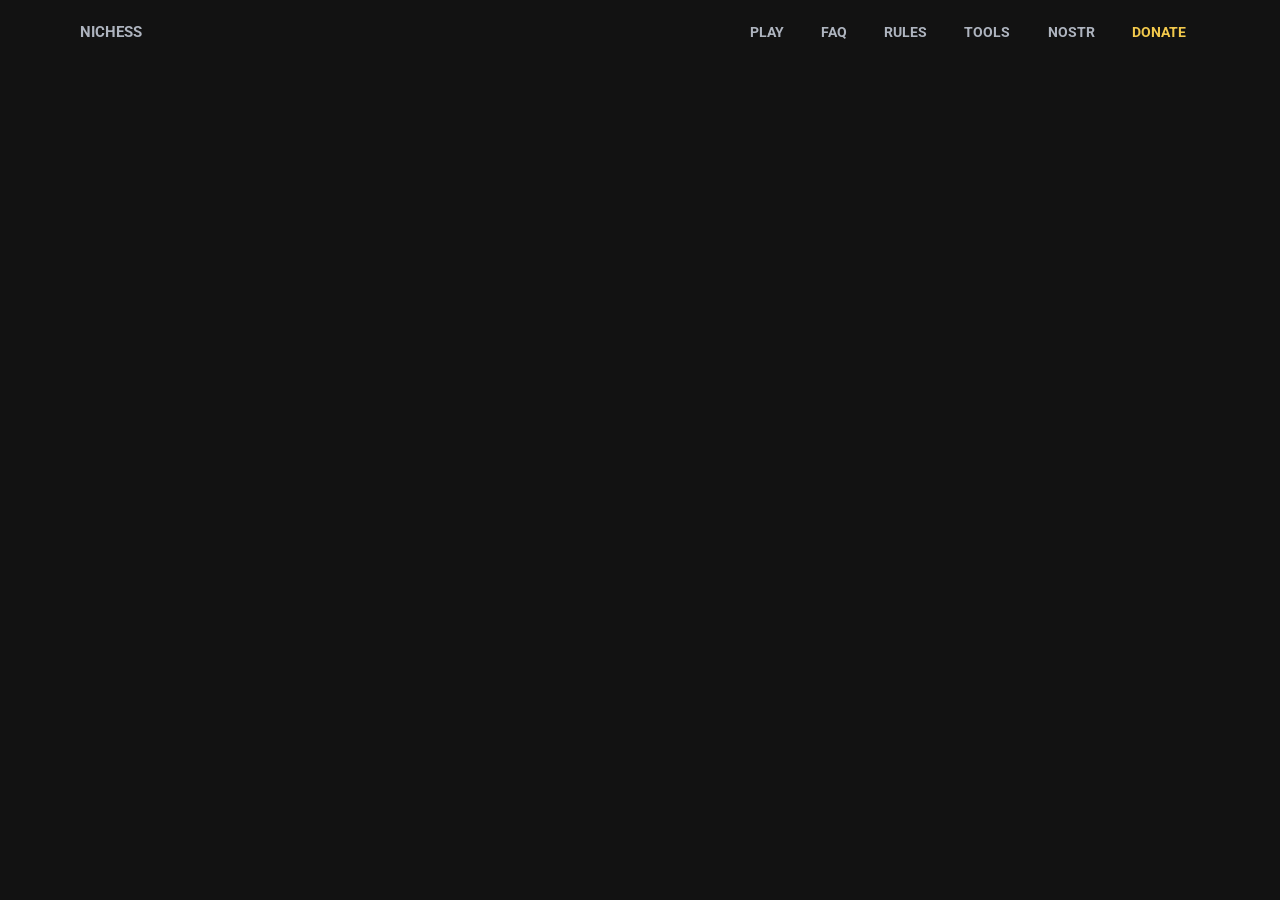
<file: index.html>
<!DOCTYPE html><html lang="en"><head>
    <link rel="preconnect" href="https://fonts.gstatic.com/" crossorigin="anonymous">
    <link rel="stylesheet" as="style" onload="this.rel='stylesheet'" href="https://fonts.googleapis.com/css2?family=Roboto:wght@400;500;700&amp;family=Roboto Mono:wght@400;700&amp;display=swap">

    <meta charset="UTF-8">
    <link rel="icon" href="/favicon.ico">
    <meta name="viewport" content="width=device-width, initial-scale=1.0">
    <meta name="theme-color" content="#1a1a2e">
    <meta name="description" content="Play Nichess, a free and open source game like chess where pieces have special abilities and health points.">
    <meta property="og:title" content="Nichess">
    <meta property="og:description" content="Play Nichess, a free and open source game like chess where pieces have special abilities and health points.">
    <meta property="og:type" content="website">
    <meta property="og:url" content="https://www.nichess.org/">
    <meta property="og:image" content="https://www.nichess.org/pwa-512x512.png">
    <link rel="apple-touch-icon" href="/apple-touch-icon-180x180.png" sizes="180x180">
    <title>Nichess</title>
    <script type="module" crossorigin="" src="/assets/index-DMmiQFEL.js"></script>
    <link rel="stylesheet" crossorigin="" href="/assets/index-BHLRnv3j.css">
  <link rel="manifest" href="/manifest.webmanifest"><style id="vuetify-theme-stylesheet">:root {
      color-scheme: dark;
    }
    :root {
      --v-theme-background: 18,18,18;
      --v-theme-background-overlay-multiplier: 1;
      --v-theme-surface: 33,33,33;
      --v-theme-surface-overlay-multiplier: 1;
      --v-theme-surface-bright: 241,243,246;
      --v-theme-surface-bright-overlay-multiplier: 2;
      --v-theme-surface-light: 66,66,66;
      --v-theme-surface-light-overlay-multiplier: 1;
      --v-theme-surface-variant: 200,200,200;
      --v-theme-surface-variant-overlay-multiplier: 2;
      --v-theme-on-surface-variant: 0,0,0;
      --v-theme-primary: 139,181,255;
      --v-theme-primary-overlay-multiplier: 2;
      --v-theme-primary-darken-1: 39,124,193;
      --v-theme-primary-darken-1-overlay-multiplier: 2;
      --v-theme-secondary: 84,182,178;
      --v-theme-secondary-overlay-multiplier: 2;
      --v-theme-secondary-darken-1: 72,169,166;
      --v-theme-secondary-darken-1-overlay-multiplier: 2;
      --v-theme-error: 239,83,80;
      --v-theme-error-overlay-multiplier: 2;
      --v-theme-info: 139,181,255;
      --v-theme-info-overlay-multiplier: 2;
      --v-theme-success: 102,187,106;
      --v-theme-success-overlay-multiplier: 2;
      --v-theme-warning: 255,183,77;
      --v-theme-warning-overlay-multiplier: 2;
      --v-theme-on-background: 255,255,255;
      --v-theme-on-surface: 255,255,255;
      --v-theme-on-surface-bright: 0,0,0;
      --v-theme-on-surface-light: 255,255,255;
      --v-theme-on-primary: 0,0,0;
      --v-theme-on-primary-darken-1: 255,255,255;
      --v-theme-on-secondary: 255,255,255;
      --v-theme-on-secondary-darken-1: 255,255,255;
      --v-theme-on-error: 255,255,255;
      --v-theme-on-info: 0,0,0;
      --v-theme-on-success: 255,255,255;
      --v-theme-on-warning: 0,0,0;
      --v-border-color: 255, 255, 255;
      --v-border-opacity: 0.12;
      --v-high-emphasis-opacity: 1;
      --v-medium-emphasis-opacity: 0.7;
      --v-disabled-opacity: 0.5;
      --v-idle-opacity: 0.1;
      --v-hover-opacity: 0.04;
      --v-focus-opacity: 0.12;
      --v-selected-opacity: 0.08;
      --v-activated-opacity: 0.12;
      --v-pressed-opacity: 0.16;
      --v-dragged-opacity: 0.08;
      --v-theme-kbd: 66, 66, 66;
      --v-theme-on-kbd: 255, 255, 255;
      --v-theme-code: 52, 52, 52;
      --v-theme-on-code: 204, 204, 204;
    }
    .v-theme--light {
      color-scheme: normal;
      --v-theme-background: 255,255,255;
      --v-theme-background-overlay-multiplier: 1;
      --v-theme-surface: 255,255,255;
      --v-theme-surface-overlay-multiplier: 1;
      --v-theme-surface-bright: 255,255,255;
      --v-theme-surface-bright-overlay-multiplier: 1;
      --v-theme-surface-light: 238,238,238;
      --v-theme-surface-light-overlay-multiplier: 1;
      --v-theme-surface-variant: 66,66,66;
      --v-theme-surface-variant-overlay-multiplier: 2;
      --v-theme-on-surface-variant: 238,238,238;
      --v-theme-primary: 24,103,192;
      --v-theme-primary-overlay-multiplier: 2;
      --v-theme-primary-darken-1: 31,85,146;
      --v-theme-primary-darken-1-overlay-multiplier: 2;
      --v-theme-secondary: 72,169,166;
      --v-theme-secondary-overlay-multiplier: 1;
      --v-theme-secondary-darken-1: 1,135,134;
      --v-theme-secondary-darken-1-overlay-multiplier: 1;
      --v-theme-error: 176,0,32;
      --v-theme-error-overlay-multiplier: 2;
      --v-theme-info: 33,150,243;
      --v-theme-info-overlay-multiplier: 1;
      --v-theme-success: 76,175,80;
      --v-theme-success-overlay-multiplier: 1;
      --v-theme-warning: 251,140,0;
      --v-theme-warning-overlay-multiplier: 1;
      --v-theme-on-background: 0,0,0;
      --v-theme-on-surface: 0,0,0;
      --v-theme-on-surface-bright: 0,0,0;
      --v-theme-on-surface-light: 0,0,0;
      --v-theme-on-primary: 255,255,255;
      --v-theme-on-primary-darken-1: 255,255,255;
      --v-theme-on-secondary: 255,255,255;
      --v-theme-on-secondary-darken-1: 255,255,255;
      --v-theme-on-error: 255,255,255;
      --v-theme-on-info: 255,255,255;
      --v-theme-on-success: 255,255,255;
      --v-theme-on-warning: 255,255,255;
      --v-border-color: 0, 0, 0;
      --v-border-opacity: 0.12;
      --v-high-emphasis-opacity: 0.87;
      --v-medium-emphasis-opacity: 0.6;
      --v-disabled-opacity: 0.38;
      --v-idle-opacity: 0.04;
      --v-hover-opacity: 0.04;
      --v-focus-opacity: 0.12;
      --v-selected-opacity: 0.08;
      --v-activated-opacity: 0.12;
      --v-pressed-opacity: 0.12;
      --v-dragged-opacity: 0.08;
      --v-theme-kbd: 238, 238, 238;
      --v-theme-on-kbd: 0, 0, 0;
      --v-theme-code: 245, 245, 245;
      --v-theme-on-code: 0, 0, 0;
    }
    .v-theme--dark {
      color-scheme: dark;
      --v-theme-background: 18,18,18;
      --v-theme-background-overlay-multiplier: 1;
      --v-theme-surface: 33,33,33;
      --v-theme-surface-overlay-multiplier: 1;
      --v-theme-surface-bright: 241,243,246;
      --v-theme-surface-bright-overlay-multiplier: 2;
      --v-theme-surface-light: 66,66,66;
      --v-theme-surface-light-overlay-multiplier: 1;
      --v-theme-surface-variant: 200,200,200;
      --v-theme-surface-variant-overlay-multiplier: 2;
      --v-theme-on-surface-variant: 0,0,0;
      --v-theme-primary: 139,181,255;
      --v-theme-primary-overlay-multiplier: 2;
      --v-theme-primary-darken-1: 39,124,193;
      --v-theme-primary-darken-1-overlay-multiplier: 2;
      --v-theme-secondary: 84,182,178;
      --v-theme-secondary-overlay-multiplier: 2;
      --v-theme-secondary-darken-1: 72,169,166;
      --v-theme-secondary-darken-1-overlay-multiplier: 2;
      --v-theme-error: 239,83,80;
      --v-theme-error-overlay-multiplier: 2;
      --v-theme-info: 139,181,255;
      --v-theme-info-overlay-multiplier: 2;
      --v-theme-success: 102,187,106;
      --v-theme-success-overlay-multiplier: 2;
      --v-theme-warning: 255,183,77;
      --v-theme-warning-overlay-multiplier: 2;
      --v-theme-on-background: 255,255,255;
      --v-theme-on-surface: 255,255,255;
      --v-theme-on-surface-bright: 0,0,0;
      --v-theme-on-surface-light: 255,255,255;
      --v-theme-on-primary: 0,0,0;
      --v-theme-on-primary-darken-1: 255,255,255;
      --v-theme-on-secondary: 255,255,255;
      --v-theme-on-secondary-darken-1: 255,255,255;
      --v-theme-on-error: 255,255,255;
      --v-theme-on-info: 0,0,0;
      --v-theme-on-success: 255,255,255;
      --v-theme-on-warning: 0,0,0;
      --v-border-color: 255, 255, 255;
      --v-border-opacity: 0.12;
      --v-high-emphasis-opacity: 1;
      --v-medium-emphasis-opacity: 0.7;
      --v-disabled-opacity: 0.5;
      --v-idle-opacity: 0.1;
      --v-hover-opacity: 0.04;
      --v-focus-opacity: 0.12;
      --v-selected-opacity: 0.08;
      --v-activated-opacity: 0.12;
      --v-pressed-opacity: 0.16;
      --v-dragged-opacity: 0.08;
      --v-theme-kbd: 66, 66, 66;
      --v-theme-on-kbd: 255, 255, 255;
      --v-theme-code: 52, 52, 52;
      --v-theme-on-code: 204, 204, 204;
    }
    .bg-background {
      --v-theme-overlay-multiplier: var(--v-theme-background-overlay-multiplier);
      background-color: rgb(var(--v-theme-background)) !important;
      color: rgb(var(--v-theme-on-background)) !important;
    }
    .bg-surface {
      --v-theme-overlay-multiplier: var(--v-theme-surface-overlay-multiplier);
      background-color: rgb(var(--v-theme-surface)) !important;
      color: rgb(var(--v-theme-on-surface)) !important;
    }
    .bg-surface-bright {
      --v-theme-overlay-multiplier: var(--v-theme-surface-bright-overlay-multiplier);
      background-color: rgb(var(--v-theme-surface-bright)) !important;
      color: rgb(var(--v-theme-on-surface-bright)) !important;
    }
    .bg-surface-light {
      --v-theme-overlay-multiplier: var(--v-theme-surface-light-overlay-multiplier);
      background-color: rgb(var(--v-theme-surface-light)) !important;
      color: rgb(var(--v-theme-on-surface-light)) !important;
    }
    .bg-surface-variant {
      --v-theme-overlay-multiplier: var(--v-theme-surface-variant-overlay-multiplier);
      background-color: rgb(var(--v-theme-surface-variant)) !important;
      color: rgb(var(--v-theme-on-surface-variant)) !important;
    }
    .bg-primary {
      --v-theme-overlay-multiplier: var(--v-theme-primary-overlay-multiplier);
      background-color: rgb(var(--v-theme-primary)) !important;
      color: rgb(var(--v-theme-on-primary)) !important;
    }
    .bg-primary-darken-1 {
      --v-theme-overlay-multiplier: var(--v-theme-primary-darken-1-overlay-multiplier);
      background-color: rgb(var(--v-theme-primary-darken-1)) !important;
      color: rgb(var(--v-theme-on-primary-darken-1)) !important;
    }
    .bg-secondary {
      --v-theme-overlay-multiplier: var(--v-theme-secondary-overlay-multiplier);
      background-color: rgb(var(--v-theme-secondary)) !important;
      color: rgb(var(--v-theme-on-secondary)) !important;
    }
    .bg-secondary-darken-1 {
      --v-theme-overlay-multiplier: var(--v-theme-secondary-darken-1-overlay-multiplier);
      background-color: rgb(var(--v-theme-secondary-darken-1)) !important;
      color: rgb(var(--v-theme-on-secondary-darken-1)) !important;
    }
    .bg-error {
      --v-theme-overlay-multiplier: var(--v-theme-error-overlay-multiplier);
      background-color: rgb(var(--v-theme-error)) !important;
      color: rgb(var(--v-theme-on-error)) !important;
    }
    .bg-info {
      --v-theme-overlay-multiplier: var(--v-theme-info-overlay-multiplier);
      background-color: rgb(var(--v-theme-info)) !important;
      color: rgb(var(--v-theme-on-info)) !important;
    }
    .bg-success {
      --v-theme-overlay-multiplier: var(--v-theme-success-overlay-multiplier);
      background-color: rgb(var(--v-theme-success)) !important;
      color: rgb(var(--v-theme-on-success)) !important;
    }
    .bg-warning {
      --v-theme-overlay-multiplier: var(--v-theme-warning-overlay-multiplier);
      background-color: rgb(var(--v-theme-warning)) !important;
      color: rgb(var(--v-theme-on-warning)) !important;
    }
    .text-background {
      color: rgb(var(--v-theme-background)) !important;
    }
    .border-background {
      --v-border-color: var(--v-theme-background);
    }
    .text-surface {
      color: rgb(var(--v-theme-surface)) !important;
    }
    .border-surface {
      --v-border-color: var(--v-theme-surface);
    }
    .text-surface-bright {
      color: rgb(var(--v-theme-surface-bright)) !important;
    }
    .border-surface-bright {
      --v-border-color: var(--v-theme-surface-bright);
    }
    .text-surface-light {
      color: rgb(var(--v-theme-surface-light)) !important;
    }
    .border-surface-light {
      --v-border-color: var(--v-theme-surface-light);
    }
    .text-surface-variant {
      color: rgb(var(--v-theme-surface-variant)) !important;
    }
    .border-surface-variant {
      --v-border-color: var(--v-theme-surface-variant);
    }
    .on-surface-variant {
      color: rgb(var(--v-theme-on-surface-variant)) !important;
    }
    .text-primary {
      color: rgb(var(--v-theme-primary)) !important;
    }
    .border-primary {
      --v-border-color: var(--v-theme-primary);
    }
    .text-primary-darken-1 {
      color: rgb(var(--v-theme-primary-darken-1)) !important;
    }
    .border-primary-darken-1 {
      --v-border-color: var(--v-theme-primary-darken-1);
    }
    .text-secondary {
      color: rgb(var(--v-theme-secondary)) !important;
    }
    .border-secondary {
      --v-border-color: var(--v-theme-secondary);
    }
    .text-secondary-darken-1 {
      color: rgb(var(--v-theme-secondary-darken-1)) !important;
    }
    .border-secondary-darken-1 {
      --v-border-color: var(--v-theme-secondary-darken-1);
    }
    .text-error {
      color: rgb(var(--v-theme-error)) !important;
    }
    .border-error {
      --v-border-color: var(--v-theme-error);
    }
    .text-info {
      color: rgb(var(--v-theme-info)) !important;
    }
    .border-info {
      --v-border-color: var(--v-theme-info);
    }
    .text-success {
      color: rgb(var(--v-theme-success)) !important;
    }
    .border-success {
      --v-border-color: var(--v-theme-success);
    }
    .text-warning {
      color: rgb(var(--v-theme-warning)) !important;
    }
    .border-warning {
      --v-border-color: var(--v-theme-warning);
    }
    .on-background {
      color: rgb(var(--v-theme-on-background)) !important;
    }
    .on-surface {
      color: rgb(var(--v-theme-on-surface)) !important;
    }
    .on-surface-bright {
      color: rgb(var(--v-theme-on-surface-bright)) !important;
    }
    .on-surface-light {
      color: rgb(var(--v-theme-on-surface-light)) !important;
    }
    .on-primary {
      color: rgb(var(--v-theme-on-primary)) !important;
    }
    .on-primary-darken-1 {
      color: rgb(var(--v-theme-on-primary-darken-1)) !important;
    }
    .on-secondary {
      color: rgb(var(--v-theme-on-secondary)) !important;
    }
    .on-secondary-darken-1 {
      color: rgb(var(--v-theme-on-secondary-darken-1)) !important;
    }
    .on-error {
      color: rgb(var(--v-theme-on-error)) !important;
    }
    .on-info {
      color: rgb(var(--v-theme-on-info)) !important;
    }
    .on-success {
      color: rgb(var(--v-theme-on-success)) !important;
    }
    .on-warning {
      color: rgb(var(--v-theme-on-warning)) !important;
    }
</style><link rel="modulepreload" as="script" crossorigin="" href="/assets/default-DZkUxN3e.js"><link rel="stylesheet" crossorigin="" href="/assets/default-vDqa__t1.css"><link rel="modulepreload" as="script" crossorigin="" href="/assets/index-B0XgZeuJ.js"><link rel="stylesheet" crossorigin="" href="/assets/index-BIxzw9tn.css"><link rel="canonical" href="https://www.nichess.org/"><meta name="twitter:card" content="summary"><meta name="twitter:title" content="Nichess"><meta name="twitter:description" content="Play Nichess, a free and open source game like chess where pieces have special abilities and health points."><meta name="twitter:image" content="https://www.nichess.org/pwa-512x512.png"><script type="application/ld+json">{"@context":"https://schema.org","@type":"WebSite","name":"Nichess","url":"https://www.nichess.org/","description":"A free and open source game like chess where pieces have special abilities and health points.","potentialAction":{"@type":"SearchAction","target":"https://www.nichess.org/"}}</script></head>
  <body>
    <div id="app" data-v-app=""><div data-v-db73bb10="" class="v-application v-theme--dark v-layout v-layout--full-height v-locale--is-ltr"><div class="v-application__wrap"><header data-v-db73bb10="" class="v-toolbar v-toolbar--density-default bg-transparent elevation-0 v-theme--dark v-locale--is-ltr v-app-bar site-app-bar" app="" style="top: 0px; z-index: 1008; transform: translateY(0px); position: fixed; transition: none !important; left: 0px; width: calc(100% + 0px);"><!----><div class="v-toolbar__content" style="height: 64px;"><!----><!----><div data-v-db73bb10="" class="v-container v-locale--is-ltr nav-container d-flex align-center"><button data-v-db73bb10="" type="button" class="v-btn v-btn--icon v-theme--dark v-btn--density-default v-btn--size-default v-btn--variant-text mobile-menu-button d-sm-none v-app-bar-nav-icon" aria-expanded="false" aria-label="Open navigation"><span class="v-btn__overlay"></span><span class="v-btn__underlay"></span><!----><span class="v-btn__content" data-no-activator=""><i class="v-icon notranslate v-theme--dark v-icon--size-default" aria-hidden="true"><svg class="v-icon__svg" xmlns="http://www.w3.org/2000/svg" viewBox="0 0 24 24" role="img" aria-hidden="true"><path d="M3,6H21V8H3V6M3,11H21V13H3V11M3,16H21V18H3V16Z"></path></svg></i></span><!----><!----></button><a data-v-db73bb10="" href="/" class="router-link-active router-link-exact-active brand-link" aria-current="page">Nichess</a><div data-v-db73bb10="" class="desktop-nav d-none d-sm-flex ml-auto"><button data-v-db73bb10="" type="button" class="v-btn v-theme--dark v-btn--density-default v-btn--size-default v-btn--variant-text nav-link"><span class="v-btn__overlay"></span><span class="v-btn__underlay"></span><!----><span class="v-btn__content" data-no-activator="">Play</span><!----><!----></button><!----><!----><a data-v-db73bb10="" href="/faq" class="v-btn v-theme--dark v-btn--density-default v-btn--size-default v-btn--variant-text nav-link"><span class="v-btn__overlay"></span><span class="v-btn__underlay"></span><!----><span class="v-btn__content" data-no-activator="">FAQ</span><!----><!----></a><a data-v-db73bb10="" href="/rules" class="v-btn v-theme--dark v-btn--density-default v-btn--size-default v-btn--variant-text nav-link"><span class="v-btn__overlay"></span><span class="v-btn__underlay"></span><!----><span class="v-btn__content" data-no-activator="">Rules</span><!----><!----></a><a data-v-db73bb10="" href="/tools" class="v-btn v-theme--dark v-btn--density-default v-btn--size-default v-btn--variant-text nav-link"><span class="v-btn__overlay"></span><span class="v-btn__underlay"></span><!----><span class="v-btn__content" data-no-activator="">Tools</span><!----><!----></a><a data-v-db73bb10="" href="/nostr" class="v-btn v-theme--dark v-btn--density-default v-btn--size-default v-btn--variant-text nav-link"><span class="v-btn__overlay"></span><span class="v-btn__underlay"></span><!----><span class="v-btn__content" data-no-activator="">Nostr</span><!----><!----></a><a data-v-db73bb10="" href="/donate" class="v-btn v-theme--dark v-btn--density-default v-btn--size-default v-btn--variant-text nav-link donate-link"><span class="v-btn__overlay"></span><span class="v-btn__underlay"></span><!----><span class="v-btn__content" data-no-activator="">Donate</span><!----><!----></a></div></div><!----></div><!----></header><nav class="v-navigation-drawer v-navigation-drawer--top v-navigation-drawer--temporary v-theme--dark v-navigation-drawer--mobile mobile-drawer d-sm-none" data-v-db73bb10="" style="top: 64px; z-index: 1006; transform: translateY(-256px); position: fixed; transition: none !important; height: 256px; left: 0px; width: calc(100% + 0px);"><!----><!----><div class="v-navigation-drawer__content"><div data-v-db73bb10="" class="v-list v-theme--dark bg-transparent v-list--density-default v-list--one-line mobile-nav-list" tabindex="0" role="list"><div data-v-db73bb10="" tabindex="-2" class="v-list-item v-list-item--link v-theme--dark v-list-item--density-default v-list-item--one-line rounded-0 v-list-item--variant-text mobile-play-item" role="listitem"><span class="v-list-item__overlay"></span><span class="v-list-item__underlay"></span><!----><div class="v-list-item__content" data-no-activator=""><div class="v-list-item-title">Play</div><!----><!----></div><!----></div><a data-v-db73bb10="" href="/faq" tabindex="-2" class="v-list-item v-list-item--link v-theme--dark v-list-item--density-default v-list-item--one-line rounded-0 v-list-item--variant-text mobile-nav-item" role="link"><span class="v-list-item__overlay"></span><span class="v-list-item__underlay"></span><!----><div class="v-list-item__content" data-no-activator=""><div class="v-list-item-title">FAQ</div><!----><!----></div><!----></a><a data-v-db73bb10="" href="/rules" tabindex="-2" class="v-list-item v-list-item--link v-theme--dark v-list-item--density-default v-list-item--one-line rounded-0 v-list-item--variant-text mobile-nav-item" role="link"><span class="v-list-item__overlay"></span><span class="v-list-item__underlay"></span><!----><div class="v-list-item__content" data-no-activator=""><div class="v-list-item-title">Rules</div><!----><!----></div><!----></a><a data-v-db73bb10="" href="/tools" tabindex="-2" class="v-list-item v-list-item--link v-theme--dark v-list-item--density-default v-list-item--one-line rounded-0 v-list-item--variant-text mobile-nav-item" role="link"><span class="v-list-item__overlay"></span><span class="v-list-item__underlay"></span><!----><div class="v-list-item__content" data-no-activator=""><div class="v-list-item-title">Tools</div><!----><!----></div><!----></a><a data-v-db73bb10="" href="/nostr" tabindex="-2" class="v-list-item v-list-item--link v-theme--dark v-list-item--density-default v-list-item--one-line rounded-0 v-list-item--variant-text mobile-nav-item" role="link"><span class="v-list-item__overlay"></span><span class="v-list-item__underlay"></span><!----><div class="v-list-item__content" data-no-activator=""><div class="v-list-item-title">Nostr</div><!----><!----></div><!----></a><a data-v-db73bb10="" href="/donate" tabindex="-2" class="v-list-item v-list-item--link v-theme--dark v-list-item--density-default v-list-item--one-line rounded-0 v-list-item--variant-text mobile-nav-item mobile-donate-item" role="link"><span class="v-list-item__overlay"></span><span class="v-list-item__underlay"></span><!----><div class="v-list-item__content" data-no-activator=""><div class="v-list-item-title">Donate</div><!----><!----></div><!----></a></div></div><!----></nav><!----><main data-v-db73bb10="" class="v-main" style="--v-layout-left: 0px; --v-layout-right: 0px; --v-layout-top: 64px; --v-layout-bottom: 40px; transition: none !important;"><main data-v-1a4c30a7="" class="home-page"><!----><!----><section data-v-1a4c30a7="" class="hero" aria-labelledby="home-title"><h1 data-v-1a4c30a7="" id="home-title">Nichess</h1><p data-v-1a4c30a7="">Chess where pieces have special abilities and health points.</p><div data-v-1a4c30a7="" class="hero-actions"><button data-v-1a4c30a7="" class="primary-action" type="button"> Play against AI </button><a data-v-1a4c30a7="" href="/rules" class="secondary-action"> Rules </a></div></section><section data-v-1a4c30a7="" class="info-grid" aria-label="Nichess links and information"><article data-v-1a4c30a7="" class="info-panel"><h2 data-v-1a4c30a7="">Peer-to-peer</h2><p data-v-1a4c30a7=""> Play against someone via <a data-v-1a4c30a7="" href="/nostr" class="site-link">Nostr</a> or <a data-v-1a4c30a7="" href="/urbit" class="site-link">Urbit</a>. </p></article><article class="info-panel" data-v-1a4c30a7=""><h2 data-v-1a4c30a7="">Social</h2><p data-v-1a4c30a7=""> Follow us on <a class="site-link" href="https://www.x.com/nichessgame" data-v-1a4c30a7="">X</a> and <a class="site-link" href="https://www.youtube.com/@nichessgame" data-v-1a4c30a7="">YouTube</a>. </p><p data-v-1a4c30a7=""> Email: contact@nichess.org </p></article><article class="info-panel" data-v-1a4c30a7=""><h2 data-v-1a4c30a7="">Free and Open Source</h2><p data-v-1a4c30a7=""> All the code and AI models are available on our <a class="site-link" href="https://github.com/nichessgame" data-v-1a4c30a7="">GitHub page</a> under FOSS licenses. </p></article><article class="info-panel" data-v-1a4c30a7=""><h2 data-v-1a4c30a7="">AI Games</h2><p data-v-1a4c30a7=""><a class="site-link" href="https://youtube.com/playlist?list=PLN0TnHkszmgQSnFrvF_ANIzX8GmDD5GFR" data-v-1a4c30a7="">Watch</a> our AI play against itself. </p><p data-v-1a4c30a7=""> This is currently the best way to see what the game is like if both sides play well. </p></article></section></main><footer data-v-8c8021c6="" data-v-1a4c30a7="" class="v-footer v-theme--dark d-flex align-center justify-center" style="bottom: 0px; z-index: 1004; transform: translateY(0px); position: fixed; height: 40px; left: 0px; width: calc(100% + 0px);"><a data-v-8c8021c6="" class="d-inline-block mx-2 social-link" href="https://www.youtube.com/@nichessgame" rel="noopener noreferrer" target="_blank" title="Nichess YouTube"><i data-v-8c8021c6="" class="v-icon notranslate v-theme--dark" aria-hidden="true" style="font-size: 16px; height: 16px; width: 16px;"><svg class="v-icon__svg" xmlns="http://www.w3.org/2000/svg" viewBox="0 0 24 24" role="img" aria-hidden="true"><path d="M10,15L15.19,12L10,9V15M21.56,7.17C21.69,7.64 21.78,8.27 21.84,9.07C21.91,9.87 21.94,10.56 21.94,11.16L22,12C22,14.19 21.84,15.8 21.56,16.83C21.31,17.73 20.73,18.31 19.83,18.56C19.36,18.69 18.5,18.78 17.18,18.84C15.88,18.91 14.69,18.94 13.59,18.94L12,19C7.81,19 5.2,18.84 4.17,18.56C3.27,18.31 2.69,17.73 2.44,16.83C2.31,16.36 2.22,15.73 2.16,14.93C2.09,14.13 2.06,13.44 2.06,12.84L2,12C2,9.81 2.16,8.2 2.44,7.17C2.69,6.27 3.27,5.69 4.17,5.44C4.64,5.31 5.5,5.22 6.82,5.16C8.12,5.09 9.31,5.06 10.41,5.06L12,5C16.19,5 18.8,5.16 19.83,5.44C20.73,5.69 21.31,6.27 21.56,7.17Z"></path></svg></i></a><a data-v-8c8021c6="" class="d-inline-block mx-2 social-link" href="https://x.com/nichessgame" rel="noopener noreferrer" target="_blank" title="Nichess X"><i data-v-8c8021c6="" class="v-icon notranslate v-theme--dark" aria-hidden="true" style="font-size: 16px; height: 16px; width: 16px;"><svg class="v-icon__svg" xmlns="http://www.w3.org/2000/svg" viewBox="0 0 24 24" role="img" aria-hidden="true"><path d="M2.04875 3.00002L9.77052 13.3248L1.99998 21.7192H3.74882L10.5519 14.3697L16.0486 21.7192H22L13.8437 10.8137L21.0765 3.00002H19.3277L13.0624 9.76874L8.0001 3.00002H2.04875ZM4.62054 4.28821H7.35461L19.4278 20.4308H16.6937L4.62054 4.28821Z"></path></svg></i></a><a data-v-8c8021c6="" class="d-inline-block mx-2 social-link" href="https://github.com/nichessgame" rel="noopener noreferrer" target="_blank" title="Nichess GitHub"><i data-v-8c8021c6="" class="v-icon notranslate v-theme--dark" aria-hidden="true" style="font-size: 16px; height: 16px; width: 16px;"><svg class="v-icon__svg" xmlns="http://www.w3.org/2000/svg" viewBox="0 0 24 24" role="img" aria-hidden="true"><path d="M12,2A10,10 0 0,0 2,12C2,16.42 4.87,20.17 8.84,21.5C9.34,21.58 9.5,21.27 9.5,21C9.5,20.77 9.5,20.14 9.5,19.31C6.73,19.91 6.14,17.97 6.14,17.97C5.68,16.81 5.03,16.5 5.03,16.5C4.12,15.88 5.1,15.9 5.1,15.9C6.1,15.97 6.63,16.93 6.63,16.93C7.5,18.45 8.97,18 9.54,17.76C9.63,17.11 9.89,16.67 10.17,16.42C7.95,16.17 5.62,15.31 5.62,11.5C5.62,10.39 6,9.5 6.65,8.79C6.55,8.54 6.2,7.5 6.75,6.15C6.75,6.15 7.59,5.88 9.5,7.17C10.29,6.95 11.15,6.84 12,6.84C12.85,6.84 13.71,6.95 14.5,7.17C16.41,5.88 17.25,6.15 17.25,6.15C17.8,7.5 17.45,8.54 17.35,8.79C18,9.5 18.38,10.39 18.38,11.5C18.38,15.32 16.04,16.16 13.81,16.41C14.17,16.72 14.5,17.33 14.5,18.26C14.5,19.6 14.5,20.68 14.5,21C14.5,21.27 14.66,21.59 15.17,21.5C19.14,20.16 22,16.42 22,12A10,10 0 0,0 12,2Z"></path></svg></i></a></footer></main></div></div></div>
  

</body></html>
</file>
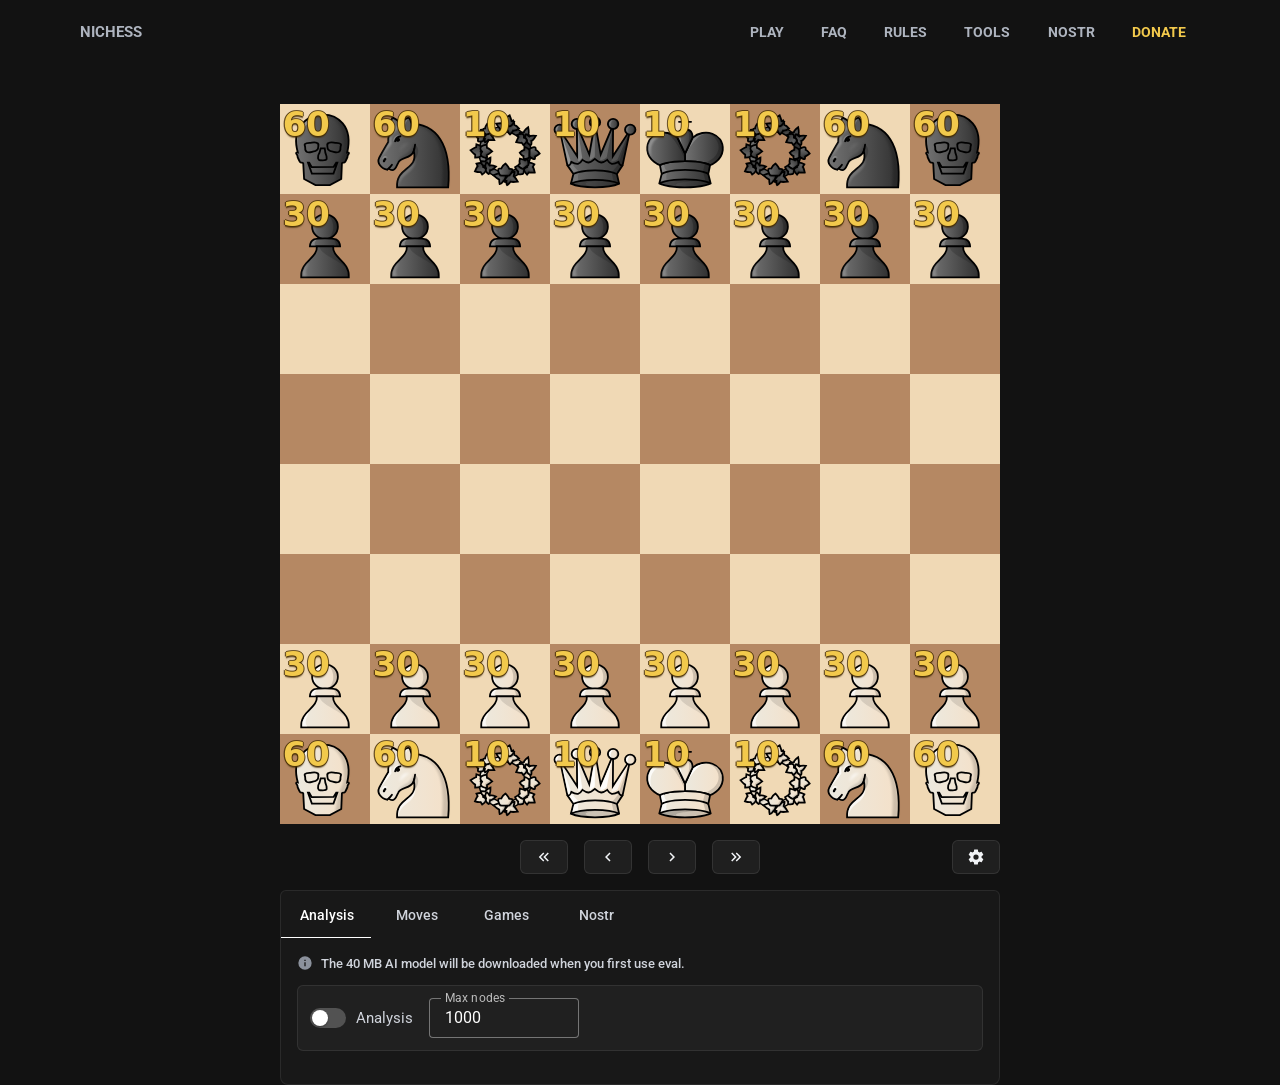
<file: analysis.html>
<!DOCTYPE html><html lang="en"><head>
    <link rel="preconnect" href="https://fonts.gstatic.com/" crossorigin="anonymous">
    <link rel="stylesheet" as="style" onload="this.rel='stylesheet'" href="https://fonts.googleapis.com/css2?family=Roboto:wght@400;500;700&amp;family=Roboto Mono:wght@400;700&amp;display=swap">

    <meta charset="UTF-8">
    <link rel="icon" href="/favicon.ico">
    <meta name="viewport" content="width=device-width, initial-scale=1.0">
    <meta name="theme-color" content="#1a1a2e">
    <meta name="description" content="Analyze Nichess positions with AI.">
    <meta property="og:title" content="Analysis">
    <meta property="og:description" content="A game like chess where pieces have special abilities and health points.">
    <meta property="og:type" content="website">
    <meta property="og:url" content="https://www.nichess.org/analysis">
    <meta property="og:image" content="https://www.nichess.org/pwa-512x512.png">
    <link rel="apple-touch-icon" href="/apple-touch-icon-180x180.png" sizes="180x180">
    <title>Analysis</title>
    <script type="module" crossorigin="" src="/assets/index-DMmiQFEL.js"></script>
    <link rel="stylesheet" crossorigin="" href="/assets/index-BHLRnv3j.css">
  <link rel="manifest" href="/manifest.webmanifest"><style id="vuetify-theme-stylesheet">:root {
      color-scheme: dark;
    }
    :root {
      --v-theme-background: 18,18,18;
      --v-theme-background-overlay-multiplier: 1;
      --v-theme-surface: 33,33,33;
      --v-theme-surface-overlay-multiplier: 1;
      --v-theme-surface-bright: 241,243,246;
      --v-theme-surface-bright-overlay-multiplier: 2;
      --v-theme-surface-light: 66,66,66;
      --v-theme-surface-light-overlay-multiplier: 1;
      --v-theme-surface-variant: 200,200,200;
      --v-theme-surface-variant-overlay-multiplier: 2;
      --v-theme-on-surface-variant: 0,0,0;
      --v-theme-primary: 139,181,255;
      --v-theme-primary-overlay-multiplier: 2;
      --v-theme-primary-darken-1: 39,124,193;
      --v-theme-primary-darken-1-overlay-multiplier: 2;
      --v-theme-secondary: 84,182,178;
      --v-theme-secondary-overlay-multiplier: 2;
      --v-theme-secondary-darken-1: 72,169,166;
      --v-theme-secondary-darken-1-overlay-multiplier: 2;
      --v-theme-error: 239,83,80;
      --v-theme-error-overlay-multiplier: 2;
      --v-theme-info: 139,181,255;
      --v-theme-info-overlay-multiplier: 2;
      --v-theme-success: 102,187,106;
      --v-theme-success-overlay-multiplier: 2;
      --v-theme-warning: 255,183,77;
      --v-theme-warning-overlay-multiplier: 2;
      --v-theme-on-background: 255,255,255;
      --v-theme-on-surface: 255,255,255;
      --v-theme-on-surface-bright: 0,0,0;
      --v-theme-on-surface-light: 255,255,255;
      --v-theme-on-primary: 0,0,0;
      --v-theme-on-primary-darken-1: 255,255,255;
      --v-theme-on-secondary: 255,255,255;
      --v-theme-on-secondary-darken-1: 255,255,255;
      --v-theme-on-error: 255,255,255;
      --v-theme-on-info: 0,0,0;
      --v-theme-on-success: 255,255,255;
      --v-theme-on-warning: 0,0,0;
      --v-border-color: 255, 255, 255;
      --v-border-opacity: 0.12;
      --v-high-emphasis-opacity: 1;
      --v-medium-emphasis-opacity: 0.7;
      --v-disabled-opacity: 0.5;
      --v-idle-opacity: 0.1;
      --v-hover-opacity: 0.04;
      --v-focus-opacity: 0.12;
      --v-selected-opacity: 0.08;
      --v-activated-opacity: 0.12;
      --v-pressed-opacity: 0.16;
      --v-dragged-opacity: 0.08;
      --v-theme-kbd: 66, 66, 66;
      --v-theme-on-kbd: 255, 255, 255;
      --v-theme-code: 52, 52, 52;
      --v-theme-on-code: 204, 204, 204;
    }
    .v-theme--light {
      color-scheme: normal;
      --v-theme-background: 255,255,255;
      --v-theme-background-overlay-multiplier: 1;
      --v-theme-surface: 255,255,255;
      --v-theme-surface-overlay-multiplier: 1;
      --v-theme-surface-bright: 255,255,255;
      --v-theme-surface-bright-overlay-multiplier: 1;
      --v-theme-surface-light: 238,238,238;
      --v-theme-surface-light-overlay-multiplier: 1;
      --v-theme-surface-variant: 66,66,66;
      --v-theme-surface-variant-overlay-multiplier: 2;
      --v-theme-on-surface-variant: 238,238,238;
      --v-theme-primary: 24,103,192;
      --v-theme-primary-overlay-multiplier: 2;
      --v-theme-primary-darken-1: 31,85,146;
      --v-theme-primary-darken-1-overlay-multiplier: 2;
      --v-theme-secondary: 72,169,166;
      --v-theme-secondary-overlay-multiplier: 1;
      --v-theme-secondary-darken-1: 1,135,134;
      --v-theme-secondary-darken-1-overlay-multiplier: 1;
      --v-theme-error: 176,0,32;
      --v-theme-error-overlay-multiplier: 2;
      --v-theme-info: 33,150,243;
      --v-theme-info-overlay-multiplier: 1;
      --v-theme-success: 76,175,80;
      --v-theme-success-overlay-multiplier: 1;
      --v-theme-warning: 251,140,0;
      --v-theme-warning-overlay-multiplier: 1;
      --v-theme-on-background: 0,0,0;
      --v-theme-on-surface: 0,0,0;
      --v-theme-on-surface-bright: 0,0,0;
      --v-theme-on-surface-light: 0,0,0;
      --v-theme-on-primary: 255,255,255;
      --v-theme-on-primary-darken-1: 255,255,255;
      --v-theme-on-secondary: 255,255,255;
      --v-theme-on-secondary-darken-1: 255,255,255;
      --v-theme-on-error: 255,255,255;
      --v-theme-on-info: 255,255,255;
      --v-theme-on-success: 255,255,255;
      --v-theme-on-warning: 255,255,255;
      --v-border-color: 0, 0, 0;
      --v-border-opacity: 0.12;
      --v-high-emphasis-opacity: 0.87;
      --v-medium-emphasis-opacity: 0.6;
      --v-disabled-opacity: 0.38;
      --v-idle-opacity: 0.04;
      --v-hover-opacity: 0.04;
      --v-focus-opacity: 0.12;
      --v-selected-opacity: 0.08;
      --v-activated-opacity: 0.12;
      --v-pressed-opacity: 0.12;
      --v-dragged-opacity: 0.08;
      --v-theme-kbd: 238, 238, 238;
      --v-theme-on-kbd: 0, 0, 0;
      --v-theme-code: 245, 245, 245;
      --v-theme-on-code: 0, 0, 0;
    }
    .v-theme--dark {
      color-scheme: dark;
      --v-theme-background: 18,18,18;
      --v-theme-background-overlay-multiplier: 1;
      --v-theme-surface: 33,33,33;
      --v-theme-surface-overlay-multiplier: 1;
      --v-theme-surface-bright: 241,243,246;
      --v-theme-surface-bright-overlay-multiplier: 2;
      --v-theme-surface-light: 66,66,66;
      --v-theme-surface-light-overlay-multiplier: 1;
      --v-theme-surface-variant: 200,200,200;
      --v-theme-surface-variant-overlay-multiplier: 2;
      --v-theme-on-surface-variant: 0,0,0;
      --v-theme-primary: 139,181,255;
      --v-theme-primary-overlay-multiplier: 2;
      --v-theme-primary-darken-1: 39,124,193;
      --v-theme-primary-darken-1-overlay-multiplier: 2;
      --v-theme-secondary: 84,182,178;
      --v-theme-secondary-overlay-multiplier: 2;
      --v-theme-secondary-darken-1: 72,169,166;
      --v-theme-secondary-darken-1-overlay-multiplier: 2;
      --v-theme-error: 239,83,80;
      --v-theme-error-overlay-multiplier: 2;
      --v-theme-info: 139,181,255;
      --v-theme-info-overlay-multiplier: 2;
      --v-theme-success: 102,187,106;
      --v-theme-success-overlay-multiplier: 2;
      --v-theme-warning: 255,183,77;
      --v-theme-warning-overlay-multiplier: 2;
      --v-theme-on-background: 255,255,255;
      --v-theme-on-surface: 255,255,255;
      --v-theme-on-surface-bright: 0,0,0;
      --v-theme-on-surface-light: 255,255,255;
      --v-theme-on-primary: 0,0,0;
      --v-theme-on-primary-darken-1: 255,255,255;
      --v-theme-on-secondary: 255,255,255;
      --v-theme-on-secondary-darken-1: 255,255,255;
      --v-theme-on-error: 255,255,255;
      --v-theme-on-info: 0,0,0;
      --v-theme-on-success: 255,255,255;
      --v-theme-on-warning: 0,0,0;
      --v-border-color: 255, 255, 255;
      --v-border-opacity: 0.12;
      --v-high-emphasis-opacity: 1;
      --v-medium-emphasis-opacity: 0.7;
      --v-disabled-opacity: 0.5;
      --v-idle-opacity: 0.1;
      --v-hover-opacity: 0.04;
      --v-focus-opacity: 0.12;
      --v-selected-opacity: 0.08;
      --v-activated-opacity: 0.12;
      --v-pressed-opacity: 0.16;
      --v-dragged-opacity: 0.08;
      --v-theme-kbd: 66, 66, 66;
      --v-theme-on-kbd: 255, 255, 255;
      --v-theme-code: 52, 52, 52;
      --v-theme-on-code: 204, 204, 204;
    }
    .bg-background {
      --v-theme-overlay-multiplier: var(--v-theme-background-overlay-multiplier);
      background-color: rgb(var(--v-theme-background)) !important;
      color: rgb(var(--v-theme-on-background)) !important;
    }
    .bg-surface {
      --v-theme-overlay-multiplier: var(--v-theme-surface-overlay-multiplier);
      background-color: rgb(var(--v-theme-surface)) !important;
      color: rgb(var(--v-theme-on-surface)) !important;
    }
    .bg-surface-bright {
      --v-theme-overlay-multiplier: var(--v-theme-surface-bright-overlay-multiplier);
      background-color: rgb(var(--v-theme-surface-bright)) !important;
      color: rgb(var(--v-theme-on-surface-bright)) !important;
    }
    .bg-surface-light {
      --v-theme-overlay-multiplier: var(--v-theme-surface-light-overlay-multiplier);
      background-color: rgb(var(--v-theme-surface-light)) !important;
      color: rgb(var(--v-theme-on-surface-light)) !important;
    }
    .bg-surface-variant {
      --v-theme-overlay-multiplier: var(--v-theme-surface-variant-overlay-multiplier);
      background-color: rgb(var(--v-theme-surface-variant)) !important;
      color: rgb(var(--v-theme-on-surface-variant)) !important;
    }
    .bg-primary {
      --v-theme-overlay-multiplier: var(--v-theme-primary-overlay-multiplier);
      background-color: rgb(var(--v-theme-primary)) !important;
      color: rgb(var(--v-theme-on-primary)) !important;
    }
    .bg-primary-darken-1 {
      --v-theme-overlay-multiplier: var(--v-theme-primary-darken-1-overlay-multiplier);
      background-color: rgb(var(--v-theme-primary-darken-1)) !important;
      color: rgb(var(--v-theme-on-primary-darken-1)) !important;
    }
    .bg-secondary {
      --v-theme-overlay-multiplier: var(--v-theme-secondary-overlay-multiplier);
      background-color: rgb(var(--v-theme-secondary)) !important;
      color: rgb(var(--v-theme-on-secondary)) !important;
    }
    .bg-secondary-darken-1 {
      --v-theme-overlay-multiplier: var(--v-theme-secondary-darken-1-overlay-multiplier);
      background-color: rgb(var(--v-theme-secondary-darken-1)) !important;
      color: rgb(var(--v-theme-on-secondary-darken-1)) !important;
    }
    .bg-error {
      --v-theme-overlay-multiplier: var(--v-theme-error-overlay-multiplier);
      background-color: rgb(var(--v-theme-error)) !important;
      color: rgb(var(--v-theme-on-error)) !important;
    }
    .bg-info {
      --v-theme-overlay-multiplier: var(--v-theme-info-overlay-multiplier);
      background-color: rgb(var(--v-theme-info)) !important;
      color: rgb(var(--v-theme-on-info)) !important;
    }
    .bg-success {
      --v-theme-overlay-multiplier: var(--v-theme-success-overlay-multiplier);
      background-color: rgb(var(--v-theme-success)) !important;
      color: rgb(var(--v-theme-on-success)) !important;
    }
    .bg-warning {
      --v-theme-overlay-multiplier: var(--v-theme-warning-overlay-multiplier);
      background-color: rgb(var(--v-theme-warning)) !important;
      color: rgb(var(--v-theme-on-warning)) !important;
    }
    .text-background {
      color: rgb(var(--v-theme-background)) !important;
    }
    .border-background {
      --v-border-color: var(--v-theme-background);
    }
    .text-surface {
      color: rgb(var(--v-theme-surface)) !important;
    }
    .border-surface {
      --v-border-color: var(--v-theme-surface);
    }
    .text-surface-bright {
      color: rgb(var(--v-theme-surface-bright)) !important;
    }
    .border-surface-bright {
      --v-border-color: var(--v-theme-surface-bright);
    }
    .text-surface-light {
      color: rgb(var(--v-theme-surface-light)) !important;
    }
    .border-surface-light {
      --v-border-color: var(--v-theme-surface-light);
    }
    .text-surface-variant {
      color: rgb(var(--v-theme-surface-variant)) !important;
    }
    .border-surface-variant {
      --v-border-color: var(--v-theme-surface-variant);
    }
    .on-surface-variant {
      color: rgb(var(--v-theme-on-surface-variant)) !important;
    }
    .text-primary {
      color: rgb(var(--v-theme-primary)) !important;
    }
    .border-primary {
      --v-border-color: var(--v-theme-primary);
    }
    .text-primary-darken-1 {
      color: rgb(var(--v-theme-primary-darken-1)) !important;
    }
    .border-primary-darken-1 {
      --v-border-color: var(--v-theme-primary-darken-1);
    }
    .text-secondary {
      color: rgb(var(--v-theme-secondary)) !important;
    }
    .border-secondary {
      --v-border-color: var(--v-theme-secondary);
    }
    .text-secondary-darken-1 {
      color: rgb(var(--v-theme-secondary-darken-1)) !important;
    }
    .border-secondary-darken-1 {
      --v-border-color: var(--v-theme-secondary-darken-1);
    }
    .text-error {
      color: rgb(var(--v-theme-error)) !important;
    }
    .border-error {
      --v-border-color: var(--v-theme-error);
    }
    .text-info {
      color: rgb(var(--v-theme-info)) !important;
    }
    .border-info {
      --v-border-color: var(--v-theme-info);
    }
    .text-success {
      color: rgb(var(--v-theme-success)) !important;
    }
    .border-success {
      --v-border-color: var(--v-theme-success);
    }
    .text-warning {
      color: rgb(var(--v-theme-warning)) !important;
    }
    .border-warning {
      --v-border-color: var(--v-theme-warning);
    }
    .on-background {
      color: rgb(var(--v-theme-on-background)) !important;
    }
    .on-surface {
      color: rgb(var(--v-theme-on-surface)) !important;
    }
    .on-surface-bright {
      color: rgb(var(--v-theme-on-surface-bright)) !important;
    }
    .on-surface-light {
      color: rgb(var(--v-theme-on-surface-light)) !important;
    }
    .on-primary {
      color: rgb(var(--v-theme-on-primary)) !important;
    }
    .on-primary-darken-1 {
      color: rgb(var(--v-theme-on-primary-darken-1)) !important;
    }
    .on-secondary {
      color: rgb(var(--v-theme-on-secondary)) !important;
    }
    .on-secondary-darken-1 {
      color: rgb(var(--v-theme-on-secondary-darken-1)) !important;
    }
    .on-error {
      color: rgb(var(--v-theme-on-error)) !important;
    }
    .on-info {
      color: rgb(var(--v-theme-on-info)) !important;
    }
    .on-success {
      color: rgb(var(--v-theme-on-success)) !important;
    }
    .on-warning {
      color: rgb(var(--v-theme-on-warning)) !important;
    }
</style><link rel="modulepreload" as="script" crossorigin="" href="/assets/default-DZkUxN3e.js"><link rel="stylesheet" crossorigin="" href="/assets/default-vDqa__t1.css"><link rel="modulepreload" as="script" crossorigin="" href="/assets/analysis-CPhpYdhH.js"><link rel="modulepreload" as="script" crossorigin="" href="/assets/BoardSettingsButton-hOQCM72s.js"><link rel="stylesheet" crossorigin="" href="/assets/BoardSettingsButton-Dbfk4vdh.css"><link rel="modulepreload" as="script" crossorigin="" href="/assets/agent_cache-BCy93nUV.js"><link rel="modulepreload" as="script" crossorigin="" href="/assets/VTabs-BjTl3IwP.js"><link rel="stylesheet" crossorigin="" href="/assets/VTabs-BXXBHhTq.css"><link rel="modulepreload" as="script" crossorigin="" href="/assets/nichess-D2jC1SoT.js"><link rel="stylesheet" crossorigin="" href="/assets/analysis-DjODwrkx.css"></head>
  <body>
    <div id="app" data-v-app=""><div data-v-db73bb10="" class="v-application v-theme--dark v-layout v-layout--full-height v-locale--is-ltr"><div class="v-application__wrap"><header data-v-db73bb10="" class="v-toolbar v-toolbar--density-default bg-transparent elevation-0 v-theme--dark v-locale--is-ltr v-app-bar site-app-bar" app="" style="top: 0px; z-index: 1006; transform: translateY(0px); position: fixed; transition: none !important; left: 0px; width: calc(100% + 0px);"><!----><div class="v-toolbar__content" style="height: 64px;"><!----><!----><div data-v-db73bb10="" class="v-container v-locale--is-ltr nav-container d-flex align-center"><button data-v-db73bb10="" type="button" class="v-btn v-btn--icon v-theme--dark v-btn--density-default v-btn--size-default v-btn--variant-text mobile-menu-button d-sm-none v-app-bar-nav-icon" aria-expanded="false" aria-label="Open navigation"><span class="v-btn__overlay"></span><span class="v-btn__underlay"></span><!----><span class="v-btn__content" data-no-activator=""><i class="v-icon notranslate v-theme--dark v-icon--size-default" aria-hidden="true"><svg class="v-icon__svg" xmlns="http://www.w3.org/2000/svg" viewBox="0 0 24 24" role="img" aria-hidden="true"><path d="M3,6H21V8H3V6M3,11H21V13H3V11M3,16H21V18H3V16Z"></path></svg></i></span><!----><!----></button><a data-v-db73bb10="" href="/" class="brand-link">Nichess</a><div data-v-db73bb10="" class="desktop-nav d-none d-sm-flex ml-auto"><button data-v-db73bb10="" type="button" class="v-btn v-theme--dark v-btn--density-default v-btn--size-default v-btn--variant-text nav-link"><span class="v-btn__overlay"></span><span class="v-btn__underlay"></span><!----><span class="v-btn__content" data-no-activator="">Play</span><!----><!----></button><!----><!----><a data-v-db73bb10="" href="/faq" class="v-btn v-theme--dark v-btn--density-default v-btn--size-default v-btn--variant-text nav-link"><span class="v-btn__overlay"></span><span class="v-btn__underlay"></span><!----><span class="v-btn__content" data-no-activator="">FAQ</span><!----><!----></a><a data-v-db73bb10="" href="/rules" class="v-btn v-theme--dark v-btn--density-default v-btn--size-default v-btn--variant-text nav-link"><span class="v-btn__overlay"></span><span class="v-btn__underlay"></span><!----><span class="v-btn__content" data-no-activator="">Rules</span><!----><!----></a><a data-v-db73bb10="" href="/tools" class="v-btn v-theme--dark v-btn--density-default v-btn--size-default v-btn--variant-text nav-link"><span class="v-btn__overlay"></span><span class="v-btn__underlay"></span><!----><span class="v-btn__content" data-no-activator="">Tools</span><!----><!----></a><a data-v-db73bb10="" href="/nostr" class="v-btn v-theme--dark v-btn--density-default v-btn--size-default v-btn--variant-text nav-link"><span class="v-btn__overlay"></span><span class="v-btn__underlay"></span><!----><span class="v-btn__content" data-no-activator="">Nostr</span><!----><!----></a><a data-v-db73bb10="" href="/donate" class="v-btn v-theme--dark v-btn--density-default v-btn--size-default v-btn--variant-text nav-link donate-link"><span class="v-btn__overlay"></span><span class="v-btn__underlay"></span><!----><span class="v-btn__content" data-no-activator="">Donate</span><!----><!----></a></div></div><!----></div><!----></header><nav class="v-navigation-drawer v-navigation-drawer--top v-navigation-drawer--temporary v-theme--dark v-navigation-drawer--mobile mobile-drawer d-sm-none" data-v-db73bb10="" style="top: 64px; z-index: 1004; transform: translateY(-256px); position: fixed; transition: none !important; height: 256px; left: 0px; width: calc(100% + 0px);"><!----><!----><div class="v-navigation-drawer__content"><div data-v-db73bb10="" class="v-list v-theme--dark bg-transparent v-list--density-default v-list--one-line mobile-nav-list" tabindex="0" role="list"><div data-v-db73bb10="" tabindex="-2" class="v-list-item v-list-item--link v-theme--dark v-list-item--density-default v-list-item--one-line rounded-0 v-list-item--variant-text mobile-play-item" role="listitem"><span class="v-list-item__overlay"></span><span class="v-list-item__underlay"></span><!----><div class="v-list-item__content" data-no-activator=""><div class="v-list-item-title">Play</div><!----><!----></div><!----></div><a data-v-db73bb10="" href="/faq" tabindex="-2" class="v-list-item v-list-item--link v-theme--dark v-list-item--density-default v-list-item--one-line rounded-0 v-list-item--variant-text mobile-nav-item" role="link"><span class="v-list-item__overlay"></span><span class="v-list-item__underlay"></span><!----><div class="v-list-item__content" data-no-activator=""><div class="v-list-item-title">FAQ</div><!----><!----></div><!----></a><a data-v-db73bb10="" href="/rules" tabindex="-2" class="v-list-item v-list-item--link v-theme--dark v-list-item--density-default v-list-item--one-line rounded-0 v-list-item--variant-text mobile-nav-item" role="link"><span class="v-list-item__overlay"></span><span class="v-list-item__underlay"></span><!----><div class="v-list-item__content" data-no-activator=""><div class="v-list-item-title">Rules</div><!----><!----></div><!----></a><a data-v-db73bb10="" href="/tools" tabindex="-2" class="v-list-item v-list-item--link v-theme--dark v-list-item--density-default v-list-item--one-line rounded-0 v-list-item--variant-text mobile-nav-item" role="link"><span class="v-list-item__overlay"></span><span class="v-list-item__underlay"></span><!----><div class="v-list-item__content" data-no-activator=""><div class="v-list-item-title">Tools</div><!----><!----></div><!----></a><a data-v-db73bb10="" href="/nostr" tabindex="-2" class="v-list-item v-list-item--link v-theme--dark v-list-item--density-default v-list-item--one-line rounded-0 v-list-item--variant-text mobile-nav-item" role="link"><span class="v-list-item__overlay"></span><span class="v-list-item__underlay"></span><!----><div class="v-list-item__content" data-no-activator=""><div class="v-list-item-title">Nostr</div><!----><!----></div><!----></a><a data-v-db73bb10="" href="/donate" tabindex="-2" class="v-list-item v-list-item--link v-theme--dark v-list-item--density-default v-list-item--one-line rounded-0 v-list-item--variant-text mobile-nav-item mobile-donate-item" role="link"><span class="v-list-item__overlay"></span><span class="v-list-item__underlay"></span><!----><div class="v-list-item__content" data-no-activator=""><div class="v-list-item-title">Donate</div><!----><!----></div><!----></a></div></div><!----></nav><!----><main data-v-db73bb10="" class="v-main" style="--v-layout-left: 0px; --v-layout-right: 0px; --v-layout-top: 64px; --v-layout-bottom: 0px; transition: none !important;"><div data-v-cf3c6035="" class="v-container v-locale--is-ltr pa-0 board-column" style="max-width: var(--board-column-width);"><div data-v-cf3c6035="" class="chessboard-container"><section data-v-cf3c6035="" class="main-wrap mt-10"><div class="main-board"><!----><div class="cg-wrap orientation-white manipulable"><cg-container style="width: 480px; height: 480px;"><cg-board style="font-size: 24px;"><piece class="white rook" style="transform: translate(0px, 420px);"><div class="cg-health-points" style="position: absolute; box-sizing: border-box; display: block; border: 0px; background: transparent; font-family: system-ui, -apple-system, BlinkMacSystemFont, &quot;Segoe UI&quot;, sans-serif; font-variant-numeric: tabular-nums; line-height: 1; letter-spacing: 0px; text-align: center; box-shadow: none; pointer-events: none; left: 3%; top: 4%; color: rgb(242, 201, 76); font-size: 0.94em; font-weight: 900; text-shadow: rgba(70, 45, 0, 0.76) 0px -0.032em 0px, rgba(70, 45, 0, 0.76) -0.032em 0px 0px, rgba(70, 45, 0, 0.76) 0.032em 0px 0px, rgba(70, 45, 0, 0.76) 0px 0.032em 0px, rgba(65, 42, 0, 0.68) 0px 0.052em 0.038em; -webkit-font-smoothing: antialiased;">60</div></piece><piece class="white knight" style="transform: translate(60px, 420px);"><div class="cg-health-points" style="position: absolute; box-sizing: border-box; display: block; border: 0px; background: transparent; font-family: system-ui, -apple-system, BlinkMacSystemFont, &quot;Segoe UI&quot;, sans-serif; font-variant-numeric: tabular-nums; line-height: 1; letter-spacing: 0px; text-align: center; box-shadow: none; pointer-events: none; left: 3%; top: 4%; color: rgb(242, 201, 76); font-size: 0.94em; font-weight: 900; text-shadow: rgba(70, 45, 0, 0.76) 0px -0.032em 0px, rgba(70, 45, 0, 0.76) -0.032em 0px 0px, rgba(70, 45, 0, 0.76) 0.032em 0px 0px, rgba(70, 45, 0, 0.76) 0px 0.032em 0px, rgba(65, 42, 0, 0.68) 0px 0.052em 0.038em; -webkit-font-smoothing: antialiased;">60</div></piece><piece class="white bishop" style="transform: translate(120px, 420px);"><div class="cg-health-points" style="position: absolute; box-sizing: border-box; display: block; border: 0px; background: transparent; font-family: system-ui, -apple-system, BlinkMacSystemFont, &quot;Segoe UI&quot;, sans-serif; font-variant-numeric: tabular-nums; line-height: 1; letter-spacing: 0px; text-align: center; box-shadow: none; pointer-events: none; left: 3%; top: 4%; color: rgb(242, 201, 76); font-size: 0.94em; font-weight: 900; text-shadow: rgba(70, 45, 0, 0.76) 0px -0.032em 0px, rgba(70, 45, 0, 0.76) -0.032em 0px 0px, rgba(70, 45, 0, 0.76) 0.032em 0px 0px, rgba(70, 45, 0, 0.76) 0px 0.032em 0px, rgba(65, 42, 0, 0.68) 0px 0.052em 0.038em; -webkit-font-smoothing: antialiased;">10</div></piece><piece class="white queen" style="transform: translate(180px, 420px);"><div class="cg-health-points" style="position: absolute; box-sizing: border-box; display: block; border: 0px; background: transparent; font-family: system-ui, -apple-system, BlinkMacSystemFont, &quot;Segoe UI&quot;, sans-serif; font-variant-numeric: tabular-nums; line-height: 1; letter-spacing: 0px; text-align: center; box-shadow: none; pointer-events: none; left: 3%; top: 4%; color: rgb(242, 201, 76); font-size: 0.94em; font-weight: 900; text-shadow: rgba(70, 45, 0, 0.76) 0px -0.032em 0px, rgba(70, 45, 0, 0.76) -0.032em 0px 0px, rgba(70, 45, 0, 0.76) 0.032em 0px 0px, rgba(70, 45, 0, 0.76) 0px 0.032em 0px, rgba(65, 42, 0, 0.68) 0px 0.052em 0.038em; -webkit-font-smoothing: antialiased;">10</div></piece><piece class="white king" style="transform: translate(240px, 420px);"><div class="cg-health-points" style="position: absolute; box-sizing: border-box; display: block; border: 0px; background: transparent; font-family: system-ui, -apple-system, BlinkMacSystemFont, &quot;Segoe UI&quot;, sans-serif; font-variant-numeric: tabular-nums; line-height: 1; letter-spacing: 0px; text-align: center; box-shadow: none; pointer-events: none; left: 3%; top: 4%; color: rgb(242, 201, 76); font-size: 0.94em; font-weight: 900; text-shadow: rgba(70, 45, 0, 0.76) 0px -0.032em 0px, rgba(70, 45, 0, 0.76) -0.032em 0px 0px, rgba(70, 45, 0, 0.76) 0.032em 0px 0px, rgba(70, 45, 0, 0.76) 0px 0.032em 0px, rgba(65, 42, 0, 0.68) 0px 0.052em 0.038em; -webkit-font-smoothing: antialiased;">10</div></piece><piece class="white bishop" style="transform: translate(300px, 420px);"><div class="cg-health-points" style="position: absolute; box-sizing: border-box; display: block; border: 0px; background: transparent; font-family: system-ui, -apple-system, BlinkMacSystemFont, &quot;Segoe UI&quot;, sans-serif; font-variant-numeric: tabular-nums; line-height: 1; letter-spacing: 0px; text-align: center; box-shadow: none; pointer-events: none; left: 3%; top: 4%; color: rgb(242, 201, 76); font-size: 0.94em; font-weight: 900; text-shadow: rgba(70, 45, 0, 0.76) 0px -0.032em 0px, rgba(70, 45, 0, 0.76) -0.032em 0px 0px, rgba(70, 45, 0, 0.76) 0.032em 0px 0px, rgba(70, 45, 0, 0.76) 0px 0.032em 0px, rgba(65, 42, 0, 0.68) 0px 0.052em 0.038em; -webkit-font-smoothing: antialiased;">10</div></piece><piece class="white knight" style="transform: translate(360px, 420px);"><div class="cg-health-points" style="position: absolute; box-sizing: border-box; display: block; border: 0px; background: transparent; font-family: system-ui, -apple-system, BlinkMacSystemFont, &quot;Segoe UI&quot;, sans-serif; font-variant-numeric: tabular-nums; line-height: 1; letter-spacing: 0px; text-align: center; box-shadow: none; pointer-events: none; left: 3%; top: 4%; color: rgb(242, 201, 76); font-size: 0.94em; font-weight: 900; text-shadow: rgba(70, 45, 0, 0.76) 0px -0.032em 0px, rgba(70, 45, 0, 0.76) -0.032em 0px 0px, rgba(70, 45, 0, 0.76) 0.032em 0px 0px, rgba(70, 45, 0, 0.76) 0px 0.032em 0px, rgba(65, 42, 0, 0.68) 0px 0.052em 0.038em; -webkit-font-smoothing: antialiased;">60</div></piece><piece class="white rook" style="transform: translate(420px, 420px);"><div class="cg-health-points" style="position: absolute; box-sizing: border-box; display: block; border: 0px; background: transparent; font-family: system-ui, -apple-system, BlinkMacSystemFont, &quot;Segoe UI&quot;, sans-serif; font-variant-numeric: tabular-nums; line-height: 1; letter-spacing: 0px; text-align: center; box-shadow: none; pointer-events: none; left: 3%; top: 4%; color: rgb(242, 201, 76); font-size: 0.94em; font-weight: 900; text-shadow: rgba(70, 45, 0, 0.76) 0px -0.032em 0px, rgba(70, 45, 0, 0.76) -0.032em 0px 0px, rgba(70, 45, 0, 0.76) 0.032em 0px 0px, rgba(70, 45, 0, 0.76) 0px 0.032em 0px, rgba(65, 42, 0, 0.68) 0px 0.052em 0.038em; -webkit-font-smoothing: antialiased;">60</div></piece><piece class="white pawn" style="transform: translate(0px, 360px);"><div class="cg-health-points" style="position: absolute; box-sizing: border-box; display: block; border: 0px; background: transparent; font-family: system-ui, -apple-system, BlinkMacSystemFont, &quot;Segoe UI&quot;, sans-serif; font-variant-numeric: tabular-nums; line-height: 1; letter-spacing: 0px; text-align: center; box-shadow: none; pointer-events: none; left: 3%; top: 4%; color: rgb(242, 201, 76); font-size: 0.94em; font-weight: 900; text-shadow: rgba(70, 45, 0, 0.76) 0px -0.032em 0px, rgba(70, 45, 0, 0.76) -0.032em 0px 0px, rgba(70, 45, 0, 0.76) 0.032em 0px 0px, rgba(70, 45, 0, 0.76) 0px 0.032em 0px, rgba(65, 42, 0, 0.68) 0px 0.052em 0.038em; -webkit-font-smoothing: antialiased;">30</div></piece><piece class="white pawn" style="transform: translate(60px, 360px);"><div class="cg-health-points" style="position: absolute; box-sizing: border-box; display: block; border: 0px; background: transparent; font-family: system-ui, -apple-system, BlinkMacSystemFont, &quot;Segoe UI&quot;, sans-serif; font-variant-numeric: tabular-nums; line-height: 1; letter-spacing: 0px; text-align: center; box-shadow: none; pointer-events: none; left: 3%; top: 4%; color: rgb(242, 201, 76); font-size: 0.94em; font-weight: 900; text-shadow: rgba(70, 45, 0, 0.76) 0px -0.032em 0px, rgba(70, 45, 0, 0.76) -0.032em 0px 0px, rgba(70, 45, 0, 0.76) 0.032em 0px 0px, rgba(70, 45, 0, 0.76) 0px 0.032em 0px, rgba(65, 42, 0, 0.68) 0px 0.052em 0.038em; -webkit-font-smoothing: antialiased;">30</div></piece><piece class="white pawn" style="transform: translate(120px, 360px);"><div class="cg-health-points" style="position: absolute; box-sizing: border-box; display: block; border: 0px; background: transparent; font-family: system-ui, -apple-system, BlinkMacSystemFont, &quot;Segoe UI&quot;, sans-serif; font-variant-numeric: tabular-nums; line-height: 1; letter-spacing: 0px; text-align: center; box-shadow: none; pointer-events: none; left: 3%; top: 4%; color: rgb(242, 201, 76); font-size: 0.94em; font-weight: 900; text-shadow: rgba(70, 45, 0, 0.76) 0px -0.032em 0px, rgba(70, 45, 0, 0.76) -0.032em 0px 0px, rgba(70, 45, 0, 0.76) 0.032em 0px 0px, rgba(70, 45, 0, 0.76) 0px 0.032em 0px, rgba(65, 42, 0, 0.68) 0px 0.052em 0.038em; -webkit-font-smoothing: antialiased;">30</div></piece><piece class="white pawn" style="transform: translate(180px, 360px);"><div class="cg-health-points" style="position: absolute; box-sizing: border-box; display: block; border: 0px; background: transparent; font-family: system-ui, -apple-system, BlinkMacSystemFont, &quot;Segoe UI&quot;, sans-serif; font-variant-numeric: tabular-nums; line-height: 1; letter-spacing: 0px; text-align: center; box-shadow: none; pointer-events: none; left: 3%; top: 4%; color: rgb(242, 201, 76); font-size: 0.94em; font-weight: 900; text-shadow: rgba(70, 45, 0, 0.76) 0px -0.032em 0px, rgba(70, 45, 0, 0.76) -0.032em 0px 0px, rgba(70, 45, 0, 0.76) 0.032em 0px 0px, rgba(70, 45, 0, 0.76) 0px 0.032em 0px, rgba(65, 42, 0, 0.68) 0px 0.052em 0.038em; -webkit-font-smoothing: antialiased;">30</div></piece><piece class="white pawn" style="transform: translate(240px, 360px);"><div class="cg-health-points" style="position: absolute; box-sizing: border-box; display: block; border: 0px; background: transparent; font-family: system-ui, -apple-system, BlinkMacSystemFont, &quot;Segoe UI&quot;, sans-serif; font-variant-numeric: tabular-nums; line-height: 1; letter-spacing: 0px; text-align: center; box-shadow: none; pointer-events: none; left: 3%; top: 4%; color: rgb(242, 201, 76); font-size: 0.94em; font-weight: 900; text-shadow: rgba(70, 45, 0, 0.76) 0px -0.032em 0px, rgba(70, 45, 0, 0.76) -0.032em 0px 0px, rgba(70, 45, 0, 0.76) 0.032em 0px 0px, rgba(70, 45, 0, 0.76) 0px 0.032em 0px, rgba(65, 42, 0, 0.68) 0px 0.052em 0.038em; -webkit-font-smoothing: antialiased;">30</div></piece><piece class="white pawn" style="transform: translate(300px, 360px);"><div class="cg-health-points" style="position: absolute; box-sizing: border-box; display: block; border: 0px; background: transparent; font-family: system-ui, -apple-system, BlinkMacSystemFont, &quot;Segoe UI&quot;, sans-serif; font-variant-numeric: tabular-nums; line-height: 1; letter-spacing: 0px; text-align: center; box-shadow: none; pointer-events: none; left: 3%; top: 4%; color: rgb(242, 201, 76); font-size: 0.94em; font-weight: 900; text-shadow: rgba(70, 45, 0, 0.76) 0px -0.032em 0px, rgba(70, 45, 0, 0.76) -0.032em 0px 0px, rgba(70, 45, 0, 0.76) 0.032em 0px 0px, rgba(70, 45, 0, 0.76) 0px 0.032em 0px, rgba(65, 42, 0, 0.68) 0px 0.052em 0.038em; -webkit-font-smoothing: antialiased;">30</div></piece><piece class="white pawn" style="transform: translate(360px, 360px);"><div class="cg-health-points" style="position: absolute; box-sizing: border-box; display: block; border: 0px; background: transparent; font-family: system-ui, -apple-system, BlinkMacSystemFont, &quot;Segoe UI&quot;, sans-serif; font-variant-numeric: tabular-nums; line-height: 1; letter-spacing: 0px; text-align: center; box-shadow: none; pointer-events: none; left: 3%; top: 4%; color: rgb(242, 201, 76); font-size: 0.94em; font-weight: 900; text-shadow: rgba(70, 45, 0, 0.76) 0px -0.032em 0px, rgba(70, 45, 0, 0.76) -0.032em 0px 0px, rgba(70, 45, 0, 0.76) 0.032em 0px 0px, rgba(70, 45, 0, 0.76) 0px 0.032em 0px, rgba(65, 42, 0, 0.68) 0px 0.052em 0.038em; -webkit-font-smoothing: antialiased;">30</div></piece><piece class="white pawn" style="transform: translate(420px, 360px);"><div class="cg-health-points" style="position: absolute; box-sizing: border-box; display: block; border: 0px; background: transparent; font-family: system-ui, -apple-system, BlinkMacSystemFont, &quot;Segoe UI&quot;, sans-serif; font-variant-numeric: tabular-nums; line-height: 1; letter-spacing: 0px; text-align: center; box-shadow: none; pointer-events: none; left: 3%; top: 4%; color: rgb(242, 201, 76); font-size: 0.94em; font-weight: 900; text-shadow: rgba(70, 45, 0, 0.76) 0px -0.032em 0px, rgba(70, 45, 0, 0.76) -0.032em 0px 0px, rgba(70, 45, 0, 0.76) 0.032em 0px 0px, rgba(70, 45, 0, 0.76) 0px 0.032em 0px, rgba(65, 42, 0, 0.68) 0px 0.052em 0.038em; -webkit-font-smoothing: antialiased;">30</div></piece><piece class="black pawn" style="transform: translate(0px, 60px);"><div class="cg-health-points" style="position: absolute; box-sizing: border-box; display: block; border: 0px; background: transparent; font-family: system-ui, -apple-system, BlinkMacSystemFont, &quot;Segoe UI&quot;, sans-serif; font-variant-numeric: tabular-nums; line-height: 1; letter-spacing: 0px; text-align: center; box-shadow: none; pointer-events: none; left: 3%; top: 4%; color: rgb(242, 201, 76); font-size: 0.94em; font-weight: 900; text-shadow: rgba(70, 45, 0, 0.76) 0px -0.032em 0px, rgba(70, 45, 0, 0.76) -0.032em 0px 0px, rgba(70, 45, 0, 0.76) 0.032em 0px 0px, rgba(70, 45, 0, 0.76) 0px 0.032em 0px, rgba(65, 42, 0, 0.68) 0px 0.052em 0.038em; -webkit-font-smoothing: antialiased;">30</div></piece><piece class="black pawn" style="transform: translate(60px, 60px);"><div class="cg-health-points" style="position: absolute; box-sizing: border-box; display: block; border: 0px; background: transparent; font-family: system-ui, -apple-system, BlinkMacSystemFont, &quot;Segoe UI&quot;, sans-serif; font-variant-numeric: tabular-nums; line-height: 1; letter-spacing: 0px; text-align: center; box-shadow: none; pointer-events: none; left: 3%; top: 4%; color: rgb(242, 201, 76); font-size: 0.94em; font-weight: 900; text-shadow: rgba(70, 45, 0, 0.76) 0px -0.032em 0px, rgba(70, 45, 0, 0.76) -0.032em 0px 0px, rgba(70, 45, 0, 0.76) 0.032em 0px 0px, rgba(70, 45, 0, 0.76) 0px 0.032em 0px, rgba(65, 42, 0, 0.68) 0px 0.052em 0.038em; -webkit-font-smoothing: antialiased;">30</div></piece><piece class="black pawn" style="transform: translate(120px, 60px);"><div class="cg-health-points" style="position: absolute; box-sizing: border-box; display: block; border: 0px; background: transparent; font-family: system-ui, -apple-system, BlinkMacSystemFont, &quot;Segoe UI&quot;, sans-serif; font-variant-numeric: tabular-nums; line-height: 1; letter-spacing: 0px; text-align: center; box-shadow: none; pointer-events: none; left: 3%; top: 4%; color: rgb(242, 201, 76); font-size: 0.94em; font-weight: 900; text-shadow: rgba(70, 45, 0, 0.76) 0px -0.032em 0px, rgba(70, 45, 0, 0.76) -0.032em 0px 0px, rgba(70, 45, 0, 0.76) 0.032em 0px 0px, rgba(70, 45, 0, 0.76) 0px 0.032em 0px, rgba(65, 42, 0, 0.68) 0px 0.052em 0.038em; -webkit-font-smoothing: antialiased;">30</div></piece><piece class="black pawn" style="transform: translate(180px, 60px);"><div class="cg-health-points" style="position: absolute; box-sizing: border-box; display: block; border: 0px; background: transparent; font-family: system-ui, -apple-system, BlinkMacSystemFont, &quot;Segoe UI&quot;, sans-serif; font-variant-numeric: tabular-nums; line-height: 1; letter-spacing: 0px; text-align: center; box-shadow: none; pointer-events: none; left: 3%; top: 4%; color: rgb(242, 201, 76); font-size: 0.94em; font-weight: 900; text-shadow: rgba(70, 45, 0, 0.76) 0px -0.032em 0px, rgba(70, 45, 0, 0.76) -0.032em 0px 0px, rgba(70, 45, 0, 0.76) 0.032em 0px 0px, rgba(70, 45, 0, 0.76) 0px 0.032em 0px, rgba(65, 42, 0, 0.68) 0px 0.052em 0.038em; -webkit-font-smoothing: antialiased;">30</div></piece><piece class="black pawn" style="transform: translate(240px, 60px);"><div class="cg-health-points" style="position: absolute; box-sizing: border-box; display: block; border: 0px; background: transparent; font-family: system-ui, -apple-system, BlinkMacSystemFont, &quot;Segoe UI&quot;, sans-serif; font-variant-numeric: tabular-nums; line-height: 1; letter-spacing: 0px; text-align: center; box-shadow: none; pointer-events: none; left: 3%; top: 4%; color: rgb(242, 201, 76); font-size: 0.94em; font-weight: 900; text-shadow: rgba(70, 45, 0, 0.76) 0px -0.032em 0px, rgba(70, 45, 0, 0.76) -0.032em 0px 0px, rgba(70, 45, 0, 0.76) 0.032em 0px 0px, rgba(70, 45, 0, 0.76) 0px 0.032em 0px, rgba(65, 42, 0, 0.68) 0px 0.052em 0.038em; -webkit-font-smoothing: antialiased;">30</div></piece><piece class="black pawn" style="transform: translate(300px, 60px);"><div class="cg-health-points" style="position: absolute; box-sizing: border-box; display: block; border: 0px; background: transparent; font-family: system-ui, -apple-system, BlinkMacSystemFont, &quot;Segoe UI&quot;, sans-serif; font-variant-numeric: tabular-nums; line-height: 1; letter-spacing: 0px; text-align: center; box-shadow: none; pointer-events: none; left: 3%; top: 4%; color: rgb(242, 201, 76); font-size: 0.94em; font-weight: 900; text-shadow: rgba(70, 45, 0, 0.76) 0px -0.032em 0px, rgba(70, 45, 0, 0.76) -0.032em 0px 0px, rgba(70, 45, 0, 0.76) 0.032em 0px 0px, rgba(70, 45, 0, 0.76) 0px 0.032em 0px, rgba(65, 42, 0, 0.68) 0px 0.052em 0.038em; -webkit-font-smoothing: antialiased;">30</div></piece><piece class="black pawn" style="transform: translate(360px, 60px);"><div class="cg-health-points" style="position: absolute; box-sizing: border-box; display: block; border: 0px; background: transparent; font-family: system-ui, -apple-system, BlinkMacSystemFont, &quot;Segoe UI&quot;, sans-serif; font-variant-numeric: tabular-nums; line-height: 1; letter-spacing: 0px; text-align: center; box-shadow: none; pointer-events: none; left: 3%; top: 4%; color: rgb(242, 201, 76); font-size: 0.94em; font-weight: 900; text-shadow: rgba(70, 45, 0, 0.76) 0px -0.032em 0px, rgba(70, 45, 0, 0.76) -0.032em 0px 0px, rgba(70, 45, 0, 0.76) 0.032em 0px 0px, rgba(70, 45, 0, 0.76) 0px 0.032em 0px, rgba(65, 42, 0, 0.68) 0px 0.052em 0.038em; -webkit-font-smoothing: antialiased;">30</div></piece><piece class="black pawn" style="transform: translate(420px, 60px);"><div class="cg-health-points" style="position: absolute; box-sizing: border-box; display: block; border: 0px; background: transparent; font-family: system-ui, -apple-system, BlinkMacSystemFont, &quot;Segoe UI&quot;, sans-serif; font-variant-numeric: tabular-nums; line-height: 1; letter-spacing: 0px; text-align: center; box-shadow: none; pointer-events: none; left: 3%; top: 4%; color: rgb(242, 201, 76); font-size: 0.94em; font-weight: 900; text-shadow: rgba(70, 45, 0, 0.76) 0px -0.032em 0px, rgba(70, 45, 0, 0.76) -0.032em 0px 0px, rgba(70, 45, 0, 0.76) 0.032em 0px 0px, rgba(70, 45, 0, 0.76) 0px 0.032em 0px, rgba(65, 42, 0, 0.68) 0px 0.052em 0.038em; -webkit-font-smoothing: antialiased;">30</div></piece><piece class="black rook" style="transform: translate(0px, 0px);"><div class="cg-health-points" style="position: absolute; box-sizing: border-box; display: block; border: 0px; background: transparent; font-family: system-ui, -apple-system, BlinkMacSystemFont, &quot;Segoe UI&quot;, sans-serif; font-variant-numeric: tabular-nums; line-height: 1; letter-spacing: 0px; text-align: center; box-shadow: none; pointer-events: none; left: 3%; top: 4%; color: rgb(242, 201, 76); font-size: 0.94em; font-weight: 900; text-shadow: rgba(70, 45, 0, 0.76) 0px -0.032em 0px, rgba(70, 45, 0, 0.76) -0.032em 0px 0px, rgba(70, 45, 0, 0.76) 0.032em 0px 0px, rgba(70, 45, 0, 0.76) 0px 0.032em 0px, rgba(65, 42, 0, 0.68) 0px 0.052em 0.038em; -webkit-font-smoothing: antialiased;">60</div></piece><piece class="black knight" style="transform: translate(60px, 0px);"><div class="cg-health-points" style="position: absolute; box-sizing: border-box; display: block; border: 0px; background: transparent; font-family: system-ui, -apple-system, BlinkMacSystemFont, &quot;Segoe UI&quot;, sans-serif; font-variant-numeric: tabular-nums; line-height: 1; letter-spacing: 0px; text-align: center; box-shadow: none; pointer-events: none; left: 3%; top: 4%; color: rgb(242, 201, 76); font-size: 0.94em; font-weight: 900; text-shadow: rgba(70, 45, 0, 0.76) 0px -0.032em 0px, rgba(70, 45, 0, 0.76) -0.032em 0px 0px, rgba(70, 45, 0, 0.76) 0.032em 0px 0px, rgba(70, 45, 0, 0.76) 0px 0.032em 0px, rgba(65, 42, 0, 0.68) 0px 0.052em 0.038em; -webkit-font-smoothing: antialiased;">60</div></piece><piece class="black bishop" style="transform: translate(120px, 0px);"><div class="cg-health-points" style="position: absolute; box-sizing: border-box; display: block; border: 0px; background: transparent; font-family: system-ui, -apple-system, BlinkMacSystemFont, &quot;Segoe UI&quot;, sans-serif; font-variant-numeric: tabular-nums; line-height: 1; letter-spacing: 0px; text-align: center; box-shadow: none; pointer-events: none; left: 3%; top: 4%; color: rgb(242, 201, 76); font-size: 0.94em; font-weight: 900; text-shadow: rgba(70, 45, 0, 0.76) 0px -0.032em 0px, rgba(70, 45, 0, 0.76) -0.032em 0px 0px, rgba(70, 45, 0, 0.76) 0.032em 0px 0px, rgba(70, 45, 0, 0.76) 0px 0.032em 0px, rgba(65, 42, 0, 0.68) 0px 0.052em 0.038em; -webkit-font-smoothing: antialiased;">10</div></piece><piece class="black queen" style="transform: translate(180px, 0px);"><div class="cg-health-points" style="position: absolute; box-sizing: border-box; display: block; border: 0px; background: transparent; font-family: system-ui, -apple-system, BlinkMacSystemFont, &quot;Segoe UI&quot;, sans-serif; font-variant-numeric: tabular-nums; line-height: 1; letter-spacing: 0px; text-align: center; box-shadow: none; pointer-events: none; left: 3%; top: 4%; color: rgb(242, 201, 76); font-size: 0.94em; font-weight: 900; text-shadow: rgba(70, 45, 0, 0.76) 0px -0.032em 0px, rgba(70, 45, 0, 0.76) -0.032em 0px 0px, rgba(70, 45, 0, 0.76) 0.032em 0px 0px, rgba(70, 45, 0, 0.76) 0px 0.032em 0px, rgba(65, 42, 0, 0.68) 0px 0.052em 0.038em; -webkit-font-smoothing: antialiased;">10</div></piece><piece class="black king" style="transform: translate(240px, 0px);"><div class="cg-health-points" style="position: absolute; box-sizing: border-box; display: block; border: 0px; background: transparent; font-family: system-ui, -apple-system, BlinkMacSystemFont, &quot;Segoe UI&quot;, sans-serif; font-variant-numeric: tabular-nums; line-height: 1; letter-spacing: 0px; text-align: center; box-shadow: none; pointer-events: none; left: 3%; top: 4%; color: rgb(242, 201, 76); font-size: 0.94em; font-weight: 900; text-shadow: rgba(70, 45, 0, 0.76) 0px -0.032em 0px, rgba(70, 45, 0, 0.76) -0.032em 0px 0px, rgba(70, 45, 0, 0.76) 0.032em 0px 0px, rgba(70, 45, 0, 0.76) 0px 0.032em 0px, rgba(65, 42, 0, 0.68) 0px 0.052em 0.038em; -webkit-font-smoothing: antialiased;">10</div></piece><piece class="black bishop" style="transform: translate(300px, 0px);"><div class="cg-health-points" style="position: absolute; box-sizing: border-box; display: block; border: 0px; background: transparent; font-family: system-ui, -apple-system, BlinkMacSystemFont, &quot;Segoe UI&quot;, sans-serif; font-variant-numeric: tabular-nums; line-height: 1; letter-spacing: 0px; text-align: center; box-shadow: none; pointer-events: none; left: 3%; top: 4%; color: rgb(242, 201, 76); font-size: 0.94em; font-weight: 900; text-shadow: rgba(70, 45, 0, 0.76) 0px -0.032em 0px, rgba(70, 45, 0, 0.76) -0.032em 0px 0px, rgba(70, 45, 0, 0.76) 0.032em 0px 0px, rgba(70, 45, 0, 0.76) 0px 0.032em 0px, rgba(65, 42, 0, 0.68) 0px 0.052em 0.038em; -webkit-font-smoothing: antialiased;">10</div></piece><piece class="black knight" style="transform: translate(360px, 0px);"><div class="cg-health-points" style="position: absolute; box-sizing: border-box; display: block; border: 0px; background: transparent; font-family: system-ui, -apple-system, BlinkMacSystemFont, &quot;Segoe UI&quot;, sans-serif; font-variant-numeric: tabular-nums; line-height: 1; letter-spacing: 0px; text-align: center; box-shadow: none; pointer-events: none; left: 3%; top: 4%; color: rgb(242, 201, 76); font-size: 0.94em; font-weight: 900; text-shadow: rgba(70, 45, 0, 0.76) 0px -0.032em 0px, rgba(70, 45, 0, 0.76) -0.032em 0px 0px, rgba(70, 45, 0, 0.76) 0.032em 0px 0px, rgba(70, 45, 0, 0.76) 0px 0.032em 0px, rgba(65, 42, 0, 0.68) 0px 0.052em 0.038em; -webkit-font-smoothing: antialiased;">60</div></piece><piece class="black rook" style="transform: translate(420px, 0px);"><div class="cg-health-points" style="position: absolute; box-sizing: border-box; display: block; border: 0px; background: transparent; font-family: system-ui, -apple-system, BlinkMacSystemFont, &quot;Segoe UI&quot;, sans-serif; font-variant-numeric: tabular-nums; line-height: 1; letter-spacing: 0px; text-align: center; box-shadow: none; pointer-events: none; left: 3%; top: 4%; color: rgb(242, 201, 76); font-size: 0.94em; font-weight: 900; text-shadow: rgba(70, 45, 0, 0.76) 0px -0.032em 0px, rgba(70, 45, 0, 0.76) -0.032em 0px 0px, rgba(70, 45, 0, 0.76) 0.032em 0px 0px, rgba(70, 45, 0, 0.76) 0px 0.032em 0px, rgba(65, 42, 0, 0.68) 0px 0.052em 0.038em; -webkit-font-smoothing: antialiased;">60</div></piece></cg-board><svg class="cg-shapes" viewBox="-4 -4 8 8" preserveAspectRatio="xMidYMid slice"><defs><filter id="cg-filter-blur"><feGaussianBlur stdDeviation="0.022"></feGaussianBlur></filter></defs><g></g></svg><svg class="cg-custom-svgs" viewBox="-3.5 -3.5 8 8" preserveAspectRatio="xMidYMid slice"><g></g></svg><cg-auto-pieces></cg-auto-pieces><piece class="ghost" style="visibility: hidden;"></piece></cg-container></div></div></section></div><div data-v-cf3c6035="" class="control-row mt-2 mt-sm-4"><div data-v-cf3c6035="" class="control-row-left"></div><div data-v-cf3c6035="" class="control-row-center"><button data-v-cf3c6035="" type="button" class="v-btn v-theme--dark v-btn--density-default v-btn--size-default v-btn--variant-flat board-action-button"><span class="v-btn__overlay"></span><span class="v-btn__underlay"></span><!----><span class="v-btn__content" data-no-activator=""><i data-v-cf3c6035="" class="v-icon notranslate v-theme--dark v-icon--size-default ma-auto" aria-hidden="true"><svg class="v-icon__svg" xmlns="http://www.w3.org/2000/svg" viewBox="0 0 24 24" role="img" aria-hidden="true"><path d="M18.41,7.41L17,6L11,12L17,18L18.41,16.59L13.83,12L18.41,7.41M12.41,7.41L11,6L5,12L11,18L12.41,16.59L7.83,12L12.41,7.41Z"></path></svg></i></span><!----><!----></button><button data-v-cf3c6035="" type="button" class="v-btn v-theme--dark v-btn--density-default v-btn--size-default v-btn--variant-flat board-action-button"><span class="v-btn__overlay"></span><span class="v-btn__underlay"></span><!----><span class="v-btn__content" data-no-activator=""><i data-v-cf3c6035="" class="v-icon notranslate v-theme--dark v-icon--size-default ma-auto" aria-hidden="true"><svg class="v-icon__svg" xmlns="http://www.w3.org/2000/svg" viewBox="0 0 24 24" role="img" aria-hidden="true"><path d="M15.41,16.58L10.83,12L15.41,7.41L14,6L8,12L14,18L15.41,16.58Z"></path></svg></i></span><!----><!----></button><button data-v-cf3c6035="" type="button" class="v-btn v-theme--dark v-btn--density-default v-btn--size-default v-btn--variant-flat board-action-button"><span class="v-btn__overlay"></span><span class="v-btn__underlay"></span><!----><span class="v-btn__content" data-no-activator=""><i data-v-cf3c6035="" class="v-icon notranslate v-theme--dark v-icon--size-default ma-auto" aria-hidden="true"><svg class="v-icon__svg" xmlns="http://www.w3.org/2000/svg" viewBox="0 0 24 24" role="img" aria-hidden="true"><path d="M8.59,16.58L13.17,12L8.59,7.41L10,6L16,12L10,18L8.59,16.58Z"></path></svg></i></span><!----><!----></button><button data-v-cf3c6035="" type="button" class="v-btn v-theme--dark v-btn--density-default v-btn--size-default v-btn--variant-flat board-action-button"><span class="v-btn__overlay"></span><span class="v-btn__underlay"></span><!----><span class="v-btn__content" data-no-activator=""><i data-v-cf3c6035="" class="v-icon notranslate v-theme--dark v-icon--size-default ma-auto" aria-hidden="true"><svg class="v-icon__svg" xmlns="http://www.w3.org/2000/svg" viewBox="0 0 24 24" role="img" aria-hidden="true"><path d="M5.59,7.41L7,6L13,12L7,18L5.59,16.59L10.17,12L5.59,7.41M11.59,7.41L13,6L19,12L13,18L11.59,16.59L16.17,12L11.59,7.41Z"></path></svg></i></span><!----><!----></button></div><div data-v-cf3c6035="" class="control-row-right"><button data-v-0eb8f333="" type="button" class="v-btn v-theme--dark v-btn--density-default v-btn--size-default v-btn--variant-flat board-action-button" aria-label="Board settings"><span class="v-btn__overlay"></span><span class="v-btn__underlay"></span><!----><span class="v-btn__content" data-no-activator=""><i data-v-0eb8f333="" class="v-icon notranslate v-theme--dark v-icon--size-default" aria-hidden="true"><svg class="v-icon__svg" xmlns="http://www.w3.org/2000/svg" viewBox="0 0 24 24" role="img" aria-hidden="true"><path d="M12,15.5A3.5,3.5 0 0,1 8.5,12A3.5,3.5 0 0,1 12,8.5A3.5,3.5 0 0,1 15.5,12A3.5,3.5 0 0,1 12,15.5M19.43,12.97C19.47,12.65 19.5,12.33 19.5,12C19.5,11.67 19.47,11.34 19.43,11L21.54,9.37C21.73,9.22 21.78,8.95 21.66,8.73L19.66,5.27C19.54,5.05 19.27,4.96 19.05,5.05L16.56,6.05C16.04,5.66 15.5,5.32 14.87,5.07L14.5,2.42C14.46,2.18 14.25,2 14,2H10C9.75,2 9.54,2.18 9.5,2.42L9.13,5.07C8.5,5.32 7.96,5.66 7.44,6.05L4.95,5.05C4.73,4.96 4.46,5.05 4.34,5.27L2.34,8.73C2.21,8.95 2.27,9.22 2.46,9.37L4.57,11C4.53,11.34 4.5,11.67 4.5,12C4.5,12.33 4.53,12.65 4.57,12.97L2.46,14.63C2.27,14.78 2.21,15.05 2.34,15.27L4.34,18.73C4.46,18.95 4.73,19.03 4.95,18.95L7.44,17.94C7.96,18.34 8.5,18.68 9.13,18.93L9.5,21.58C9.54,21.82 9.75,22 10,22H14C14.25,22 14.46,21.82 14.5,21.58L14.87,18.93C15.5,18.67 16.04,18.34 16.56,17.94L19.05,18.95C19.27,19.03 19.54,18.95 19.66,18.73L21.66,15.27C21.78,15.05 21.73,14.78 21.54,14.63L19.43,12.97Z"></path></svg></i></span><!----><!----></button><!----><!----></div></div><div class="v-slide-group v-slide-group--mobile v-tabs v-tabs--horizontal v-tabs--align-tabs-start v-tabs--density-default mt-4 tabs-no-scroll" tabindex="-1" role="tablist" data-v-cf3c6035=""><!----><div class="v-slide-group__container"><div class="v-slide-group__content"><button data-v-cf3c6035="" tabindex="0" type="button" class="v-btn v-tab-item--selected v-tab--selected v-theme--dark v-btn--density-default v-btn--size-default v-btn--variant-text v-tab" role="tab" aria-selected="true" value="analysis"><span class="v-btn__overlay"></span><span class="v-btn__underlay"></span><!----><span class="v-btn__content" data-no-activator="">Analysis<div class="v-tab__slider"></div></span><!----><!----></button><button data-v-cf3c6035="" tabindex="-1" type="button" class="v-btn v-theme--dark v-btn--density-default v-btn--size-default v-btn--variant-text v-tab" role="tab" aria-selected="false" value="moves"><span class="v-btn__overlay"></span><span class="v-btn__underlay"></span><!----><span class="v-btn__content" data-no-activator="">Moves<div class="v-tab__slider"></div></span><!----><!----></button><button data-v-cf3c6035="" tabindex="-1" type="button" class="v-btn v-theme--dark v-btn--density-default v-btn--size-default v-btn--variant-text v-tab" role="tab" aria-selected="false" value="games"><span class="v-btn__overlay"></span><span class="v-btn__underlay"></span><!----><span class="v-btn__content" data-no-activator="">Games<div class="v-tab__slider"></div></span><!----><!----></button><button data-v-cf3c6035="" tabindex="-1" type="button" class="v-btn v-theme--dark v-btn--density-default v-btn--size-default v-btn--variant-text v-tab" role="tab" aria-selected="false" value="nostr"><span class="v-btn__overlay"></span><span class="v-btn__underlay"></span><!----><span class="v-btn__content" data-no-activator="">Nostr<div class="v-tab__slider"></div></span><!----><!----></button></div></div><!----></div><!----><div data-v-cf3c6035="" class="tab-panels"><div data-v-cf3c6035="" class="tab-content"><div data-v-cf3c6035="" class="site-note mb-3"><i data-v-cf3c6035="" class="v-icon notranslate v-theme--dark v-icon--size-default site-note-icon" aria-hidden="true"><svg class="v-icon__svg" xmlns="http://www.w3.org/2000/svg" viewBox="0 0 24 24" role="img" aria-hidden="true"><path d="M13,9H11V7H13M13,17H11V11H13M12,2A10,10 0 0,0 2,12A10,10 0 0,0 12,22A10,10 0 0,0 22,12A10,10 0 0,0 12,2Z"></path></svg></i><span data-v-cf3c6035=""><strong data-v-cf3c6035="">The 40 MB AI model will be downloaded when you first use eval.</strong></span></div><!----><div data-v-cf3c6035="" class="analysis-controls"><label data-v-5fd996da="" data-v-cf3c6035="" class="site-switch"><input data-v-5fd996da="" class="site-switch-input" type="checkbox" role="switch"><span data-v-5fd996da="" class="site-switch-track" aria-hidden="true"></span><span data-v-5fd996da="" class="site-switch-label">Analysis</span></label><div data-v-cf3c6035="" class="v-input v-input--horizontal v-input--center-affix v-input--density-compact v-theme--dark v-locale--is-ltr v-input--dirty v-text-field" style="max-width: 150px;"><!----><div class="v-input__control"><div class="v-field v-field--active v-field--center-affix v-field--dirty v-field--variant-outlined v-theme--dark v-locale--is-ltr"><div class="v-field__overlay"></div><div class="v-field__loader"><div class="v-progress-linear v-theme--dark v-locale--is-ltr" role="progressbar" aria-hidden="true" aria-valuemin="0" aria-valuemax="100" style="top: 0px; height: 0px; --v-progress-linear-height: 2px;"><!----><div class="v-progress-linear__background"></div><div class="v-progress-linear__buffer" style="width: 0%;"></div><div class="v-progress-linear__indeterminate"><div class="v-progress-linear__indeterminate long"></div><div class="v-progress-linear__indeterminate short"></div></div><!----></div></div><!----><div class="v-field__field" data-no-activator=""><!----><label class="v-label v-field-label" for="input-v-19"><!---->Max nodes</label><!----><input size="1" type="number" id="input-v-19" min="100" max="100000" step="1000" class="v-field__input" value="1000"><!----></div><!----><!----><div class="v-field__outline"><div class="v-field__outline__start"></div><div class="v-field__outline__notch"><label class="v-label v-field-label v-field-label--floating" for="input-v-19" aria-hidden="false"><!---->Max nodes</label></div><div class="v-field__outline__end"></div><!----></div></div></div><!----><!----></div></div><!----></div><div data-v-cf3c6035="" class="tab-content tab-hidden"><div data-v-cf3c6035="" class="move-history-section"><!----><div data-v-cf3c6035="" class="move-history-view mt-2"><!----><div data-v-cf3c6035="" class="no-moves">No moves yet</div></div></div></div><div data-v-cf3c6035="" class="tab-content tab-hidden"><div data-v-cf3c6035="" class="games-info-message">Your last 30 games will be saved here.</div><div data-v-cf3c6035="" class="no-moves">No saved games</div></div><div data-v-cf3c6035="" class="tab-content tab-hidden"><div data-v-cf3c6035="" class="games-info-message">Your last 30 Nostr games will be saved here.</div><div data-v-cf3c6035="" class="no-moves">No saved Nostr games</div></div></div></div></main></div></div></div>
  

</body></html>
</file>
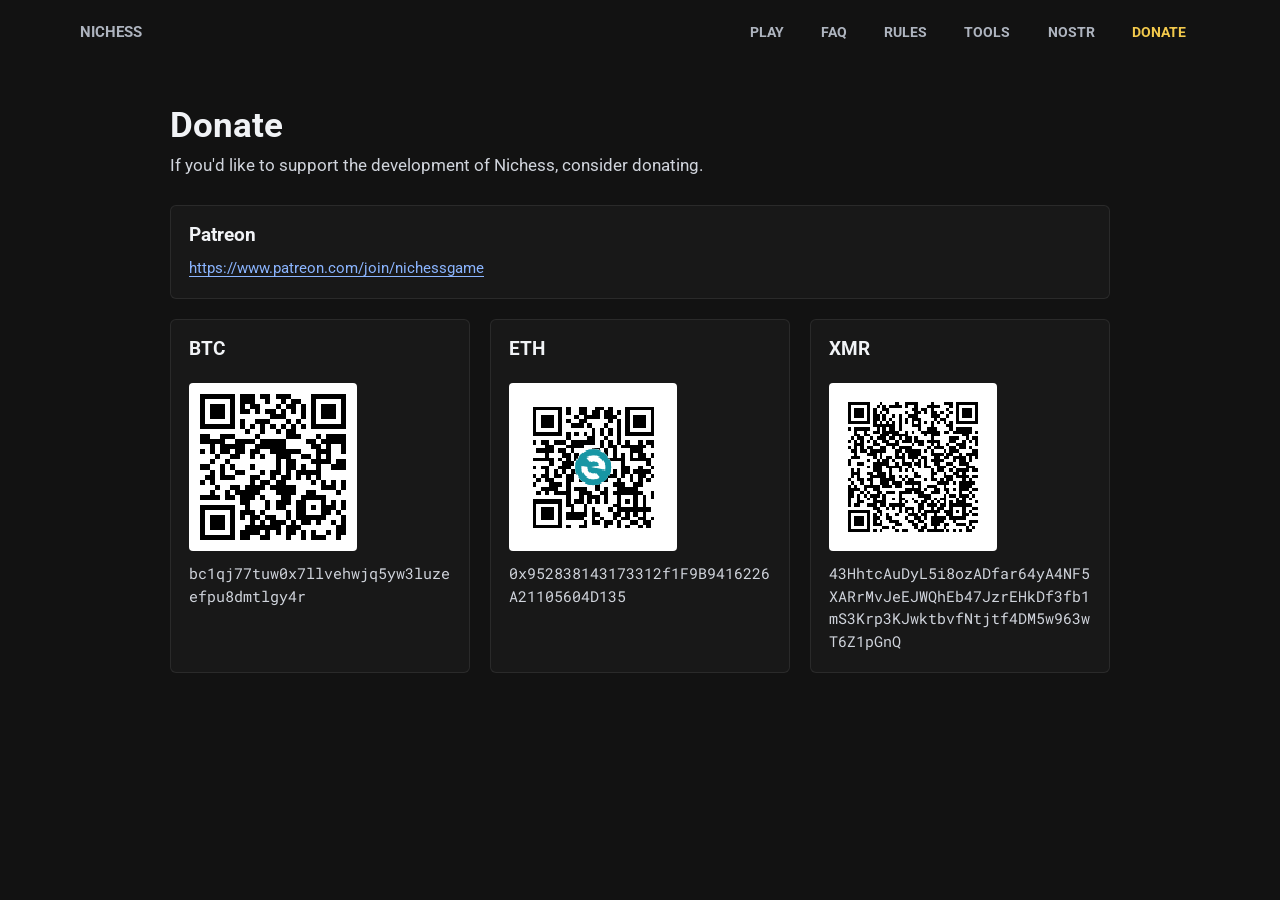
<file: donate.html>
<!DOCTYPE html><html lang="en"><head>
    <link rel="preconnect" href="https://fonts.gstatic.com/" crossorigin="anonymous">
    <link rel="stylesheet" as="style" onload="this.rel='stylesheet'" href="https://fonts.googleapis.com/css2?family=Roboto:wght@400;500;700&amp;family=Roboto Mono:wght@400;700&amp;display=swap">

    <meta charset="UTF-8">
    <link rel="icon" href="/favicon.ico">
    <meta name="viewport" content="width=device-width, initial-scale=1.0">
    <meta name="theme-color" content="#1a1a2e">
    <meta name="description" content="Support Nichess development. Donate via Patreon, Bitcoin, Ethereum, or Monero.">
    <meta property="og:title" content="Donate">
    <meta property="og:description" content="Support Nichess development. Donate via Patreon, Bitcoin, Ethereum, or Monero.">
    <meta property="og:type" content="website">
    <meta property="og:url" content="https://www.nichess.org/donate">
    <meta property="og:image" content="https://www.nichess.org/pwa-512x512.png">
    <link rel="apple-touch-icon" href="/apple-touch-icon-180x180.png" sizes="180x180">
    <title>Donate</title>
    <script type="module" crossorigin="" src="/assets/index-DMmiQFEL.js"></script>
    <link rel="stylesheet" crossorigin="" href="/assets/index-BHLRnv3j.css">
  <link rel="manifest" href="/manifest.webmanifest"><style id="vuetify-theme-stylesheet">:root {
      color-scheme: dark;
    }
    :root {
      --v-theme-background: 18,18,18;
      --v-theme-background-overlay-multiplier: 1;
      --v-theme-surface: 33,33,33;
      --v-theme-surface-overlay-multiplier: 1;
      --v-theme-surface-bright: 241,243,246;
      --v-theme-surface-bright-overlay-multiplier: 2;
      --v-theme-surface-light: 66,66,66;
      --v-theme-surface-light-overlay-multiplier: 1;
      --v-theme-surface-variant: 200,200,200;
      --v-theme-surface-variant-overlay-multiplier: 2;
      --v-theme-on-surface-variant: 0,0,0;
      --v-theme-primary: 139,181,255;
      --v-theme-primary-overlay-multiplier: 2;
      --v-theme-primary-darken-1: 39,124,193;
      --v-theme-primary-darken-1-overlay-multiplier: 2;
      --v-theme-secondary: 84,182,178;
      --v-theme-secondary-overlay-multiplier: 2;
      --v-theme-secondary-darken-1: 72,169,166;
      --v-theme-secondary-darken-1-overlay-multiplier: 2;
      --v-theme-error: 239,83,80;
      --v-theme-error-overlay-multiplier: 2;
      --v-theme-info: 139,181,255;
      --v-theme-info-overlay-multiplier: 2;
      --v-theme-success: 102,187,106;
      --v-theme-success-overlay-multiplier: 2;
      --v-theme-warning: 255,183,77;
      --v-theme-warning-overlay-multiplier: 2;
      --v-theme-on-background: 255,255,255;
      --v-theme-on-surface: 255,255,255;
      --v-theme-on-surface-bright: 0,0,0;
      --v-theme-on-surface-light: 255,255,255;
      --v-theme-on-primary: 0,0,0;
      --v-theme-on-primary-darken-1: 255,255,255;
      --v-theme-on-secondary: 255,255,255;
      --v-theme-on-secondary-darken-1: 255,255,255;
      --v-theme-on-error: 255,255,255;
      --v-theme-on-info: 0,0,0;
      --v-theme-on-success: 255,255,255;
      --v-theme-on-warning: 0,0,0;
      --v-border-color: 255, 255, 255;
      --v-border-opacity: 0.12;
      --v-high-emphasis-opacity: 1;
      --v-medium-emphasis-opacity: 0.7;
      --v-disabled-opacity: 0.5;
      --v-idle-opacity: 0.1;
      --v-hover-opacity: 0.04;
      --v-focus-opacity: 0.12;
      --v-selected-opacity: 0.08;
      --v-activated-opacity: 0.12;
      --v-pressed-opacity: 0.16;
      --v-dragged-opacity: 0.08;
      --v-theme-kbd: 66, 66, 66;
      --v-theme-on-kbd: 255, 255, 255;
      --v-theme-code: 52, 52, 52;
      --v-theme-on-code: 204, 204, 204;
    }
    .v-theme--light {
      color-scheme: normal;
      --v-theme-background: 255,255,255;
      --v-theme-background-overlay-multiplier: 1;
      --v-theme-surface: 255,255,255;
      --v-theme-surface-overlay-multiplier: 1;
      --v-theme-surface-bright: 255,255,255;
      --v-theme-surface-bright-overlay-multiplier: 1;
      --v-theme-surface-light: 238,238,238;
      --v-theme-surface-light-overlay-multiplier: 1;
      --v-theme-surface-variant: 66,66,66;
      --v-theme-surface-variant-overlay-multiplier: 2;
      --v-theme-on-surface-variant: 238,238,238;
      --v-theme-primary: 24,103,192;
      --v-theme-primary-overlay-multiplier: 2;
      --v-theme-primary-darken-1: 31,85,146;
      --v-theme-primary-darken-1-overlay-multiplier: 2;
      --v-theme-secondary: 72,169,166;
      --v-theme-secondary-overlay-multiplier: 1;
      --v-theme-secondary-darken-1: 1,135,134;
      --v-theme-secondary-darken-1-overlay-multiplier: 1;
      --v-theme-error: 176,0,32;
      --v-theme-error-overlay-multiplier: 2;
      --v-theme-info: 33,150,243;
      --v-theme-info-overlay-multiplier: 1;
      --v-theme-success: 76,175,80;
      --v-theme-success-overlay-multiplier: 1;
      --v-theme-warning: 251,140,0;
      --v-theme-warning-overlay-multiplier: 1;
      --v-theme-on-background: 0,0,0;
      --v-theme-on-surface: 0,0,0;
      --v-theme-on-surface-bright: 0,0,0;
      --v-theme-on-surface-light: 0,0,0;
      --v-theme-on-primary: 255,255,255;
      --v-theme-on-primary-darken-1: 255,255,255;
      --v-theme-on-secondary: 255,255,255;
      --v-theme-on-secondary-darken-1: 255,255,255;
      --v-theme-on-error: 255,255,255;
      --v-theme-on-info: 255,255,255;
      --v-theme-on-success: 255,255,255;
      --v-theme-on-warning: 255,255,255;
      --v-border-color: 0, 0, 0;
      --v-border-opacity: 0.12;
      --v-high-emphasis-opacity: 0.87;
      --v-medium-emphasis-opacity: 0.6;
      --v-disabled-opacity: 0.38;
      --v-idle-opacity: 0.04;
      --v-hover-opacity: 0.04;
      --v-focus-opacity: 0.12;
      --v-selected-opacity: 0.08;
      --v-activated-opacity: 0.12;
      --v-pressed-opacity: 0.12;
      --v-dragged-opacity: 0.08;
      --v-theme-kbd: 238, 238, 238;
      --v-theme-on-kbd: 0, 0, 0;
      --v-theme-code: 245, 245, 245;
      --v-theme-on-code: 0, 0, 0;
    }
    .v-theme--dark {
      color-scheme: dark;
      --v-theme-background: 18,18,18;
      --v-theme-background-overlay-multiplier: 1;
      --v-theme-surface: 33,33,33;
      --v-theme-surface-overlay-multiplier: 1;
      --v-theme-surface-bright: 241,243,246;
      --v-theme-surface-bright-overlay-multiplier: 2;
      --v-theme-surface-light: 66,66,66;
      --v-theme-surface-light-overlay-multiplier: 1;
      --v-theme-surface-variant: 200,200,200;
      --v-theme-surface-variant-overlay-multiplier: 2;
      --v-theme-on-surface-variant: 0,0,0;
      --v-theme-primary: 139,181,255;
      --v-theme-primary-overlay-multiplier: 2;
      --v-theme-primary-darken-1: 39,124,193;
      --v-theme-primary-darken-1-overlay-multiplier: 2;
      --v-theme-secondary: 84,182,178;
      --v-theme-secondary-overlay-multiplier: 2;
      --v-theme-secondary-darken-1: 72,169,166;
      --v-theme-secondary-darken-1-overlay-multiplier: 2;
      --v-theme-error: 239,83,80;
      --v-theme-error-overlay-multiplier: 2;
      --v-theme-info: 139,181,255;
      --v-theme-info-overlay-multiplier: 2;
      --v-theme-success: 102,187,106;
      --v-theme-success-overlay-multiplier: 2;
      --v-theme-warning: 255,183,77;
      --v-theme-warning-overlay-multiplier: 2;
      --v-theme-on-background: 255,255,255;
      --v-theme-on-surface: 255,255,255;
      --v-theme-on-surface-bright: 0,0,0;
      --v-theme-on-surface-light: 255,255,255;
      --v-theme-on-primary: 0,0,0;
      --v-theme-on-primary-darken-1: 255,255,255;
      --v-theme-on-secondary: 255,255,255;
      --v-theme-on-secondary-darken-1: 255,255,255;
      --v-theme-on-error: 255,255,255;
      --v-theme-on-info: 0,0,0;
      --v-theme-on-success: 255,255,255;
      --v-theme-on-warning: 0,0,0;
      --v-border-color: 255, 255, 255;
      --v-border-opacity: 0.12;
      --v-high-emphasis-opacity: 1;
      --v-medium-emphasis-opacity: 0.7;
      --v-disabled-opacity: 0.5;
      --v-idle-opacity: 0.1;
      --v-hover-opacity: 0.04;
      --v-focus-opacity: 0.12;
      --v-selected-opacity: 0.08;
      --v-activated-opacity: 0.12;
      --v-pressed-opacity: 0.16;
      --v-dragged-opacity: 0.08;
      --v-theme-kbd: 66, 66, 66;
      --v-theme-on-kbd: 255, 255, 255;
      --v-theme-code: 52, 52, 52;
      --v-theme-on-code: 204, 204, 204;
    }
    .bg-background {
      --v-theme-overlay-multiplier: var(--v-theme-background-overlay-multiplier);
      background-color: rgb(var(--v-theme-background)) !important;
      color: rgb(var(--v-theme-on-background)) !important;
    }
    .bg-surface {
      --v-theme-overlay-multiplier: var(--v-theme-surface-overlay-multiplier);
      background-color: rgb(var(--v-theme-surface)) !important;
      color: rgb(var(--v-theme-on-surface)) !important;
    }
    .bg-surface-bright {
      --v-theme-overlay-multiplier: var(--v-theme-surface-bright-overlay-multiplier);
      background-color: rgb(var(--v-theme-surface-bright)) !important;
      color: rgb(var(--v-theme-on-surface-bright)) !important;
    }
    .bg-surface-light {
      --v-theme-overlay-multiplier: var(--v-theme-surface-light-overlay-multiplier);
      background-color: rgb(var(--v-theme-surface-light)) !important;
      color: rgb(var(--v-theme-on-surface-light)) !important;
    }
    .bg-surface-variant {
      --v-theme-overlay-multiplier: var(--v-theme-surface-variant-overlay-multiplier);
      background-color: rgb(var(--v-theme-surface-variant)) !important;
      color: rgb(var(--v-theme-on-surface-variant)) !important;
    }
    .bg-primary {
      --v-theme-overlay-multiplier: var(--v-theme-primary-overlay-multiplier);
      background-color: rgb(var(--v-theme-primary)) !important;
      color: rgb(var(--v-theme-on-primary)) !important;
    }
    .bg-primary-darken-1 {
      --v-theme-overlay-multiplier: var(--v-theme-primary-darken-1-overlay-multiplier);
      background-color: rgb(var(--v-theme-primary-darken-1)) !important;
      color: rgb(var(--v-theme-on-primary-darken-1)) !important;
    }
    .bg-secondary {
      --v-theme-overlay-multiplier: var(--v-theme-secondary-overlay-multiplier);
      background-color: rgb(var(--v-theme-secondary)) !important;
      color: rgb(var(--v-theme-on-secondary)) !important;
    }
    .bg-secondary-darken-1 {
      --v-theme-overlay-multiplier: var(--v-theme-secondary-darken-1-overlay-multiplier);
      background-color: rgb(var(--v-theme-secondary-darken-1)) !important;
      color: rgb(var(--v-theme-on-secondary-darken-1)) !important;
    }
    .bg-error {
      --v-theme-overlay-multiplier: var(--v-theme-error-overlay-multiplier);
      background-color: rgb(var(--v-theme-error)) !important;
      color: rgb(var(--v-theme-on-error)) !important;
    }
    .bg-info {
      --v-theme-overlay-multiplier: var(--v-theme-info-overlay-multiplier);
      background-color: rgb(var(--v-theme-info)) !important;
      color: rgb(var(--v-theme-on-info)) !important;
    }
    .bg-success {
      --v-theme-overlay-multiplier: var(--v-theme-success-overlay-multiplier);
      background-color: rgb(var(--v-theme-success)) !important;
      color: rgb(var(--v-theme-on-success)) !important;
    }
    .bg-warning {
      --v-theme-overlay-multiplier: var(--v-theme-warning-overlay-multiplier);
      background-color: rgb(var(--v-theme-warning)) !important;
      color: rgb(var(--v-theme-on-warning)) !important;
    }
    .text-background {
      color: rgb(var(--v-theme-background)) !important;
    }
    .border-background {
      --v-border-color: var(--v-theme-background);
    }
    .text-surface {
      color: rgb(var(--v-theme-surface)) !important;
    }
    .border-surface {
      --v-border-color: var(--v-theme-surface);
    }
    .text-surface-bright {
      color: rgb(var(--v-theme-surface-bright)) !important;
    }
    .border-surface-bright {
      --v-border-color: var(--v-theme-surface-bright);
    }
    .text-surface-light {
      color: rgb(var(--v-theme-surface-light)) !important;
    }
    .border-surface-light {
      --v-border-color: var(--v-theme-surface-light);
    }
    .text-surface-variant {
      color: rgb(var(--v-theme-surface-variant)) !important;
    }
    .border-surface-variant {
      --v-border-color: var(--v-theme-surface-variant);
    }
    .on-surface-variant {
      color: rgb(var(--v-theme-on-surface-variant)) !important;
    }
    .text-primary {
      color: rgb(var(--v-theme-primary)) !important;
    }
    .border-primary {
      --v-border-color: var(--v-theme-primary);
    }
    .text-primary-darken-1 {
      color: rgb(var(--v-theme-primary-darken-1)) !important;
    }
    .border-primary-darken-1 {
      --v-border-color: var(--v-theme-primary-darken-1);
    }
    .text-secondary {
      color: rgb(var(--v-theme-secondary)) !important;
    }
    .border-secondary {
      --v-border-color: var(--v-theme-secondary);
    }
    .text-secondary-darken-1 {
      color: rgb(var(--v-theme-secondary-darken-1)) !important;
    }
    .border-secondary-darken-1 {
      --v-border-color: var(--v-theme-secondary-darken-1);
    }
    .text-error {
      color: rgb(var(--v-theme-error)) !important;
    }
    .border-error {
      --v-border-color: var(--v-theme-error);
    }
    .text-info {
      color: rgb(var(--v-theme-info)) !important;
    }
    .border-info {
      --v-border-color: var(--v-theme-info);
    }
    .text-success {
      color: rgb(var(--v-theme-success)) !important;
    }
    .border-success {
      --v-border-color: var(--v-theme-success);
    }
    .text-warning {
      color: rgb(var(--v-theme-warning)) !important;
    }
    .border-warning {
      --v-border-color: var(--v-theme-warning);
    }
    .on-background {
      color: rgb(var(--v-theme-on-background)) !important;
    }
    .on-surface {
      color: rgb(var(--v-theme-on-surface)) !important;
    }
    .on-surface-bright {
      color: rgb(var(--v-theme-on-surface-bright)) !important;
    }
    .on-surface-light {
      color: rgb(var(--v-theme-on-surface-light)) !important;
    }
    .on-primary {
      color: rgb(var(--v-theme-on-primary)) !important;
    }
    .on-primary-darken-1 {
      color: rgb(var(--v-theme-on-primary-darken-1)) !important;
    }
    .on-secondary {
      color: rgb(var(--v-theme-on-secondary)) !important;
    }
    .on-secondary-darken-1 {
      color: rgb(var(--v-theme-on-secondary-darken-1)) !important;
    }
    .on-error {
      color: rgb(var(--v-theme-on-error)) !important;
    }
    .on-info {
      color: rgb(var(--v-theme-on-info)) !important;
    }
    .on-success {
      color: rgb(var(--v-theme-on-success)) !important;
    }
    .on-warning {
      color: rgb(var(--v-theme-on-warning)) !important;
    }
</style><link rel="modulepreload" as="script" crossorigin="" href="/assets/default-DZkUxN3e.js"><link rel="stylesheet" crossorigin="" href="/assets/default-vDqa__t1.css"><link rel="modulepreload" as="script" crossorigin="" href="/assets/donate-DvQhHOkT.js"><link rel="stylesheet" crossorigin="" href="/assets/donate-BnWr-bx9.css"><link rel="canonical" href="https://www.nichess.org/donate"><meta name="twitter:card" content="summary"><meta name="twitter:title" content="Donate - Nichess"><meta name="twitter:description" content="Support Nichess development. Donate via Patreon, Bitcoin, Ethereum, or Monero."></head>
  <body>
    <div id="app" data-v-app=""><div data-v-db73bb10="" class="v-application v-theme--dark v-layout v-layout--full-height v-locale--is-ltr"><div class="v-application__wrap"><header data-v-db73bb10="" class="v-toolbar v-toolbar--density-default bg-transparent elevation-0 v-theme--dark v-locale--is-ltr v-app-bar site-app-bar" app="" style="top: 0px; z-index: 1006; transform: translateY(0px); position: fixed; transition: none !important; left: 0px; width: calc(100% + 0px);"><!----><div class="v-toolbar__content" style="height: 64px;"><!----><!----><div data-v-db73bb10="" class="v-container v-locale--is-ltr nav-container d-flex align-center"><button data-v-db73bb10="" type="button" class="v-btn v-btn--icon v-theme--dark v-btn--density-default v-btn--size-default v-btn--variant-text mobile-menu-button d-sm-none v-app-bar-nav-icon" aria-expanded="false" aria-label="Open navigation"><span class="v-btn__overlay"></span><span class="v-btn__underlay"></span><!----><span class="v-btn__content" data-no-activator=""><i class="v-icon notranslate v-theme--dark v-icon--size-default" aria-hidden="true"><svg class="v-icon__svg" xmlns="http://www.w3.org/2000/svg" viewBox="0 0 24 24" role="img" aria-hidden="true"><path d="M3,6H21V8H3V6M3,11H21V13H3V11M3,16H21V18H3V16Z"></path></svg></i></span><!----><!----></button><a data-v-db73bb10="" href="/" class="brand-link">Nichess</a><div data-v-db73bb10="" class="desktop-nav d-none d-sm-flex ml-auto"><button data-v-db73bb10="" type="button" class="v-btn v-theme--dark v-btn--density-default v-btn--size-default v-btn--variant-text nav-link"><span class="v-btn__overlay"></span><span class="v-btn__underlay"></span><!----><span class="v-btn__content" data-no-activator="">Play</span><!----><!----></button><!----><!----><a data-v-db73bb10="" href="/faq" class="v-btn v-theme--dark v-btn--density-default v-btn--size-default v-btn--variant-text nav-link"><span class="v-btn__overlay"></span><span class="v-btn__underlay"></span><!----><span class="v-btn__content" data-no-activator="">FAQ</span><!----><!----></a><a data-v-db73bb10="" href="/rules" class="v-btn v-theme--dark v-btn--density-default v-btn--size-default v-btn--variant-text nav-link"><span class="v-btn__overlay"></span><span class="v-btn__underlay"></span><!----><span class="v-btn__content" data-no-activator="">Rules</span><!----><!----></a><a data-v-db73bb10="" href="/tools" class="v-btn v-theme--dark v-btn--density-default v-btn--size-default v-btn--variant-text nav-link"><span class="v-btn__overlay"></span><span class="v-btn__underlay"></span><!----><span class="v-btn__content" data-no-activator="">Tools</span><!----><!----></a><a data-v-db73bb10="" href="/nostr" class="v-btn v-theme--dark v-btn--density-default v-btn--size-default v-btn--variant-text nav-link"><span class="v-btn__overlay"></span><span class="v-btn__underlay"></span><!----><span class="v-btn__content" data-no-activator="">Nostr</span><!----><!----></a><a data-v-db73bb10="" href="/donate" class="v-btn v-theme--dark v-btn--density-default v-btn--size-default v-btn--variant-text nav-link donate-link" aria-current="page"><span class="v-btn__overlay"></span><span class="v-btn__underlay"></span><!----><span class="v-btn__content" data-no-activator="">Donate</span><!----><!----></a></div></div><!----></div><!----></header><nav class="v-navigation-drawer v-navigation-drawer--top v-navigation-drawer--temporary v-theme--dark v-navigation-drawer--mobile mobile-drawer d-sm-none" data-v-db73bb10="" style="top: 64px; z-index: 1004; transform: translateY(-256px); position: fixed; transition: none !important; height: 256px; left: 0px; width: calc(100% + 0px);"><!----><!----><div class="v-navigation-drawer__content"><div data-v-db73bb10="" class="v-list v-theme--dark bg-transparent v-list--density-default v-list--one-line mobile-nav-list" tabindex="0" role="list"><div data-v-db73bb10="" tabindex="-2" class="v-list-item v-list-item--link v-theme--dark v-list-item--density-default v-list-item--one-line rounded-0 v-list-item--variant-text mobile-play-item" role="listitem"><span class="v-list-item__overlay"></span><span class="v-list-item__underlay"></span><!----><div class="v-list-item__content" data-no-activator=""><div class="v-list-item-title">Play</div><!----><!----></div><!----></div><a data-v-db73bb10="" href="/faq" tabindex="-2" class="v-list-item v-list-item--link v-theme--dark v-list-item--density-default v-list-item--one-line rounded-0 v-list-item--variant-text mobile-nav-item" role="link"><span class="v-list-item__overlay"></span><span class="v-list-item__underlay"></span><!----><div class="v-list-item__content" data-no-activator=""><div class="v-list-item-title">FAQ</div><!----><!----></div><!----></a><a data-v-db73bb10="" href="/rules" tabindex="-2" class="v-list-item v-list-item--link v-theme--dark v-list-item--density-default v-list-item--one-line rounded-0 v-list-item--variant-text mobile-nav-item" role="link"><span class="v-list-item__overlay"></span><span class="v-list-item__underlay"></span><!----><div class="v-list-item__content" data-no-activator=""><div class="v-list-item-title">Rules</div><!----><!----></div><!----></a><a data-v-db73bb10="" href="/tools" tabindex="-2" class="v-list-item v-list-item--link v-theme--dark v-list-item--density-default v-list-item--one-line rounded-0 v-list-item--variant-text mobile-nav-item" role="link"><span class="v-list-item__overlay"></span><span class="v-list-item__underlay"></span><!----><div class="v-list-item__content" data-no-activator=""><div class="v-list-item-title">Tools</div><!----><!----></div><!----></a><a data-v-db73bb10="" href="/nostr" tabindex="-2" class="v-list-item v-list-item--link v-theme--dark v-list-item--density-default v-list-item--one-line rounded-0 v-list-item--variant-text mobile-nav-item" role="link"><span class="v-list-item__overlay"></span><span class="v-list-item__underlay"></span><!----><div class="v-list-item__content" data-no-activator=""><div class="v-list-item-title">Nostr</div><!----><!----></div><!----></a><a data-v-db73bb10="" href="/donate" tabindex="-2" class="v-list-item v-list-item--link v-theme--dark v-list-item--density-default v-list-item--one-line rounded-0 v-list-item--variant-text mobile-nav-item mobile-donate-item" role="link" aria-current="page"><span class="v-list-item__overlay"></span><span class="v-list-item__underlay"></span><!----><div class="v-list-item__content" data-no-activator=""><div class="v-list-item-title">Donate</div><!----><!----></div><!----></a></div></div><!----></nav><!----><main data-v-db73bb10="" class="v-main" style="--v-layout-left: 0px; --v-layout-right: 0px; --v-layout-top: 64px; --v-layout-bottom: 0px; transition: none !important;"><main data-v-af4ab911="" class="page-shell"><header class="page-header" data-v-af4ab911=""><h1 class="page-title" data-v-af4ab911="">Donate</h1><p class="page-subtitle" data-v-af4ab911="">If you'd like to support the development of Nichess, consider donating.</p></header><section class="donation-grid" aria-label="Donation methods" data-v-af4ab911=""><article class="site-panel patreon-panel" data-v-af4ab911=""><h2 data-v-af4ab911="">Patreon</h2><p data-v-af4ab911=""><a class="site-link" href="https://www.patreon.com/join/nichessgame" data-v-af4ab911="">https://www.patreon.com/join/nichessgame</a></p></article><article class="site-panel donation-panel" data-v-af4ab911=""><h2 data-v-af4ab911="">BTC</h2><img src="[data-uri]" alt="Bitcoin donation QR code" class="qr-code" data-v-af4ab911=""><p class="address-text" data-v-af4ab911=""> bc1qj77tuw0x7llvehwjq5yw3luzeefpu8dmtlgy4r </p></article><article class="site-panel donation-panel" data-v-af4ab911=""><h2 data-v-af4ab911="">ETH</h2><img src="[data-uri]" alt="Ethereum donation QR code" class="qr-code" data-v-af4ab911=""><p class="address-text" data-v-af4ab911=""> 0x952838143173312f1F9B9416226A21105604D135 </p></article><article class="site-panel donation-panel" data-v-af4ab911=""><h2 data-v-af4ab911="">XMR</h2><img src="/assets/monero_qr-F_j1C1xL.png" alt="Monero donation QR code" class="qr-code" data-v-af4ab911=""><p class="address-text" data-v-af4ab911=""> 43HhtcAuDyL5i8ozADfar64yA4NF5XARrMvJeEJWQhEb47JzrEHkDf3fb1mS3Krp3KJwktbvfNtjtf4DM5w963wT6Z1pGnQ </p></article></section></main></main></div></div></div>
  

</body></html>
</file>
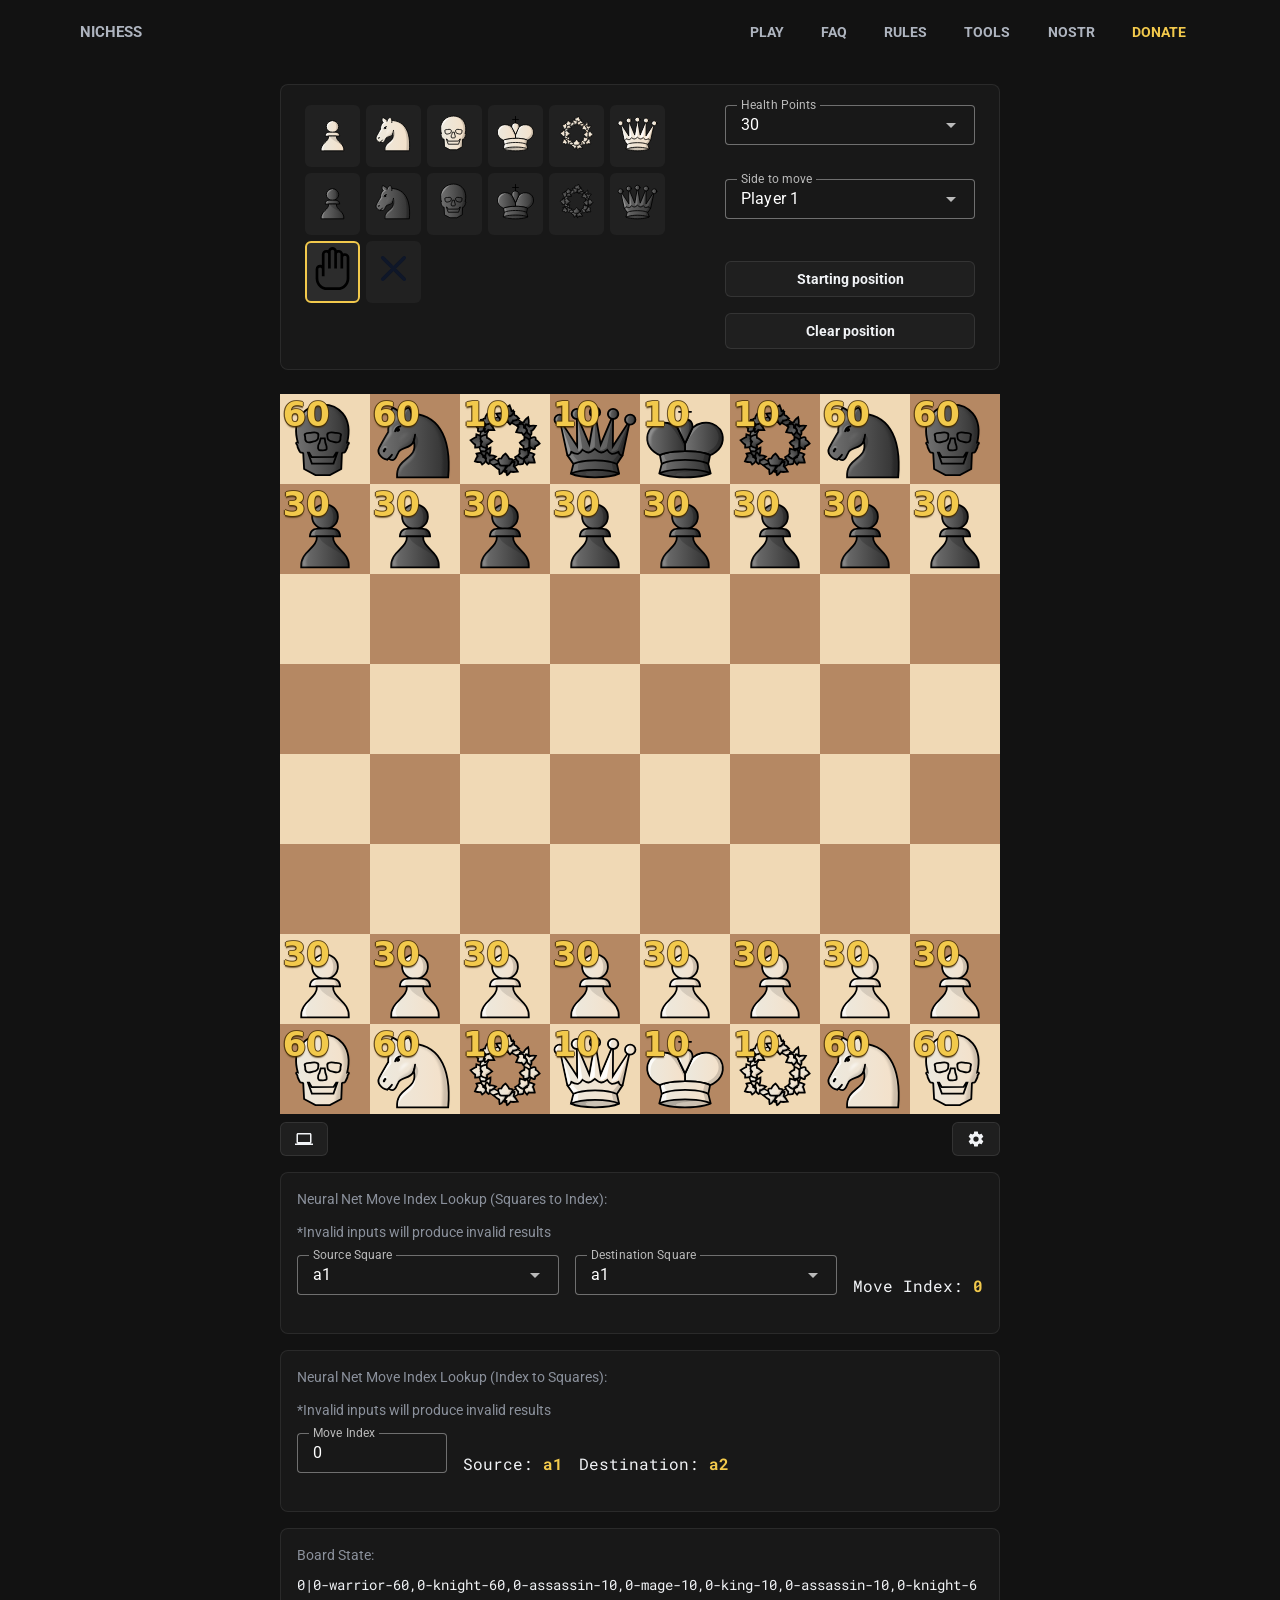
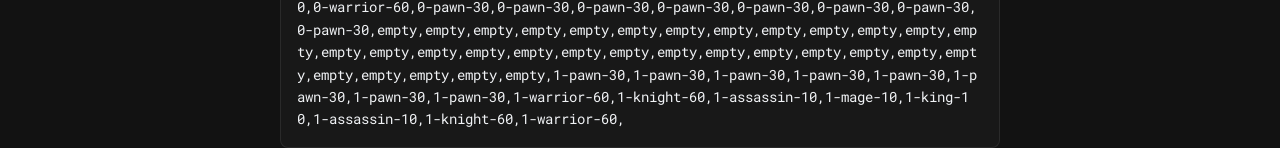
<file: editor.html>
<!DOCTYPE html><html lang="en"><head>
    <link rel="preconnect" href="https://fonts.gstatic.com/" crossorigin="anonymous">
    <link rel="stylesheet" as="style" onload="this.rel='stylesheet'" href="https://fonts.googleapis.com/css2?family=Roboto:wght@400;500;700&amp;family=Roboto Mono:wght@400;700&amp;display=swap">

    <meta charset="UTF-8">
    <link rel="icon" href="/favicon.ico">
    <meta name="viewport" content="width=device-width, initial-scale=1.0">
    <meta name="theme-color" content="#1a1a2e">
    <meta name="description" content="Nichess board editor: Set up custom positions.">
    <meta property="og:title" content="Board Editor">
    <meta property="og:description" content="A game like chess where pieces have special abilities and health points.">
    <meta property="og:type" content="website">
    <meta property="og:url" content="https://www.nichess.org/editor">
    <meta property="og:image" content="https://www.nichess.org/pwa-512x512.png">
    <link rel="apple-touch-icon" href="/apple-touch-icon-180x180.png" sizes="180x180">
    <title>Board Editor</title>
    <script type="module" crossorigin="" src="/assets/index-DMmiQFEL.js"></script>
    <link rel="stylesheet" crossorigin="" href="/assets/index-BHLRnv3j.css">
  <link rel="manifest" href="/manifest.webmanifest"><style id="vuetify-theme-stylesheet">:root {
      color-scheme: dark;
    }
    :root {
      --v-theme-background: 18,18,18;
      --v-theme-background-overlay-multiplier: 1;
      --v-theme-surface: 33,33,33;
      --v-theme-surface-overlay-multiplier: 1;
      --v-theme-surface-bright: 241,243,246;
      --v-theme-surface-bright-overlay-multiplier: 2;
      --v-theme-surface-light: 66,66,66;
      --v-theme-surface-light-overlay-multiplier: 1;
      --v-theme-surface-variant: 200,200,200;
      --v-theme-surface-variant-overlay-multiplier: 2;
      --v-theme-on-surface-variant: 0,0,0;
      --v-theme-primary: 139,181,255;
      --v-theme-primary-overlay-multiplier: 2;
      --v-theme-primary-darken-1: 39,124,193;
      --v-theme-primary-darken-1-overlay-multiplier: 2;
      --v-theme-secondary: 84,182,178;
      --v-theme-secondary-overlay-multiplier: 2;
      --v-theme-secondary-darken-1: 72,169,166;
      --v-theme-secondary-darken-1-overlay-multiplier: 2;
      --v-theme-error: 239,83,80;
      --v-theme-error-overlay-multiplier: 2;
      --v-theme-info: 139,181,255;
      --v-theme-info-overlay-multiplier: 2;
      --v-theme-success: 102,187,106;
      --v-theme-success-overlay-multiplier: 2;
      --v-theme-warning: 255,183,77;
      --v-theme-warning-overlay-multiplier: 2;
      --v-theme-on-background: 255,255,255;
      --v-theme-on-surface: 255,255,255;
      --v-theme-on-surface-bright: 0,0,0;
      --v-theme-on-surface-light: 255,255,255;
      --v-theme-on-primary: 0,0,0;
      --v-theme-on-primary-darken-1: 255,255,255;
      --v-theme-on-secondary: 255,255,255;
      --v-theme-on-secondary-darken-1: 255,255,255;
      --v-theme-on-error: 255,255,255;
      --v-theme-on-info: 0,0,0;
      --v-theme-on-success: 255,255,255;
      --v-theme-on-warning: 0,0,0;
      --v-border-color: 255, 255, 255;
      --v-border-opacity: 0.12;
      --v-high-emphasis-opacity: 1;
      --v-medium-emphasis-opacity: 0.7;
      --v-disabled-opacity: 0.5;
      --v-idle-opacity: 0.1;
      --v-hover-opacity: 0.04;
      --v-focus-opacity: 0.12;
      --v-selected-opacity: 0.08;
      --v-activated-opacity: 0.12;
      --v-pressed-opacity: 0.16;
      --v-dragged-opacity: 0.08;
      --v-theme-kbd: 66, 66, 66;
      --v-theme-on-kbd: 255, 255, 255;
      --v-theme-code: 52, 52, 52;
      --v-theme-on-code: 204, 204, 204;
    }
    .v-theme--light {
      color-scheme: normal;
      --v-theme-background: 255,255,255;
      --v-theme-background-overlay-multiplier: 1;
      --v-theme-surface: 255,255,255;
      --v-theme-surface-overlay-multiplier: 1;
      --v-theme-surface-bright: 255,255,255;
      --v-theme-surface-bright-overlay-multiplier: 1;
      --v-theme-surface-light: 238,238,238;
      --v-theme-surface-light-overlay-multiplier: 1;
      --v-theme-surface-variant: 66,66,66;
      --v-theme-surface-variant-overlay-multiplier: 2;
      --v-theme-on-surface-variant: 238,238,238;
      --v-theme-primary: 24,103,192;
      --v-theme-primary-overlay-multiplier: 2;
      --v-theme-primary-darken-1: 31,85,146;
      --v-theme-primary-darken-1-overlay-multiplier: 2;
      --v-theme-secondary: 72,169,166;
      --v-theme-secondary-overlay-multiplier: 1;
      --v-theme-secondary-darken-1: 1,135,134;
      --v-theme-secondary-darken-1-overlay-multiplier: 1;
      --v-theme-error: 176,0,32;
      --v-theme-error-overlay-multiplier: 2;
      --v-theme-info: 33,150,243;
      --v-theme-info-overlay-multiplier: 1;
      --v-theme-success: 76,175,80;
      --v-theme-success-overlay-multiplier: 1;
      --v-theme-warning: 251,140,0;
      --v-theme-warning-overlay-multiplier: 1;
      --v-theme-on-background: 0,0,0;
      --v-theme-on-surface: 0,0,0;
      --v-theme-on-surface-bright: 0,0,0;
      --v-theme-on-surface-light: 0,0,0;
      --v-theme-on-primary: 255,255,255;
      --v-theme-on-primary-darken-1: 255,255,255;
      --v-theme-on-secondary: 255,255,255;
      --v-theme-on-secondary-darken-1: 255,255,255;
      --v-theme-on-error: 255,255,255;
      --v-theme-on-info: 255,255,255;
      --v-theme-on-success: 255,255,255;
      --v-theme-on-warning: 255,255,255;
      --v-border-color: 0, 0, 0;
      --v-border-opacity: 0.12;
      --v-high-emphasis-opacity: 0.87;
      --v-medium-emphasis-opacity: 0.6;
      --v-disabled-opacity: 0.38;
      --v-idle-opacity: 0.04;
      --v-hover-opacity: 0.04;
      --v-focus-opacity: 0.12;
      --v-selected-opacity: 0.08;
      --v-activated-opacity: 0.12;
      --v-pressed-opacity: 0.12;
      --v-dragged-opacity: 0.08;
      --v-theme-kbd: 238, 238, 238;
      --v-theme-on-kbd: 0, 0, 0;
      --v-theme-code: 245, 245, 245;
      --v-theme-on-code: 0, 0, 0;
    }
    .v-theme--dark {
      color-scheme: dark;
      --v-theme-background: 18,18,18;
      --v-theme-background-overlay-multiplier: 1;
      --v-theme-surface: 33,33,33;
      --v-theme-surface-overlay-multiplier: 1;
      --v-theme-surface-bright: 241,243,246;
      --v-theme-surface-bright-overlay-multiplier: 2;
      --v-theme-surface-light: 66,66,66;
      --v-theme-surface-light-overlay-multiplier: 1;
      --v-theme-surface-variant: 200,200,200;
      --v-theme-surface-variant-overlay-multiplier: 2;
      --v-theme-on-surface-variant: 0,0,0;
      --v-theme-primary: 139,181,255;
      --v-theme-primary-overlay-multiplier: 2;
      --v-theme-primary-darken-1: 39,124,193;
      --v-theme-primary-darken-1-overlay-multiplier: 2;
      --v-theme-secondary: 84,182,178;
      --v-theme-secondary-overlay-multiplier: 2;
      --v-theme-secondary-darken-1: 72,169,166;
      --v-theme-secondary-darken-1-overlay-multiplier: 2;
      --v-theme-error: 239,83,80;
      --v-theme-error-overlay-multiplier: 2;
      --v-theme-info: 139,181,255;
      --v-theme-info-overlay-multiplier: 2;
      --v-theme-success: 102,187,106;
      --v-theme-success-overlay-multiplier: 2;
      --v-theme-warning: 255,183,77;
      --v-theme-warning-overlay-multiplier: 2;
      --v-theme-on-background: 255,255,255;
      --v-theme-on-surface: 255,255,255;
      --v-theme-on-surface-bright: 0,0,0;
      --v-theme-on-surface-light: 255,255,255;
      --v-theme-on-primary: 0,0,0;
      --v-theme-on-primary-darken-1: 255,255,255;
      --v-theme-on-secondary: 255,255,255;
      --v-theme-on-secondary-darken-1: 255,255,255;
      --v-theme-on-error: 255,255,255;
      --v-theme-on-info: 0,0,0;
      --v-theme-on-success: 255,255,255;
      --v-theme-on-warning: 0,0,0;
      --v-border-color: 255, 255, 255;
      --v-border-opacity: 0.12;
      --v-high-emphasis-opacity: 1;
      --v-medium-emphasis-opacity: 0.7;
      --v-disabled-opacity: 0.5;
      --v-idle-opacity: 0.1;
      --v-hover-opacity: 0.04;
      --v-focus-opacity: 0.12;
      --v-selected-opacity: 0.08;
      --v-activated-opacity: 0.12;
      --v-pressed-opacity: 0.16;
      --v-dragged-opacity: 0.08;
      --v-theme-kbd: 66, 66, 66;
      --v-theme-on-kbd: 255, 255, 255;
      --v-theme-code: 52, 52, 52;
      --v-theme-on-code: 204, 204, 204;
    }
    .bg-background {
      --v-theme-overlay-multiplier: var(--v-theme-background-overlay-multiplier);
      background-color: rgb(var(--v-theme-background)) !important;
      color: rgb(var(--v-theme-on-background)) !important;
    }
    .bg-surface {
      --v-theme-overlay-multiplier: var(--v-theme-surface-overlay-multiplier);
      background-color: rgb(var(--v-theme-surface)) !important;
      color: rgb(var(--v-theme-on-surface)) !important;
    }
    .bg-surface-bright {
      --v-theme-overlay-multiplier: var(--v-theme-surface-bright-overlay-multiplier);
      background-color: rgb(var(--v-theme-surface-bright)) !important;
      color: rgb(var(--v-theme-on-surface-bright)) !important;
    }
    .bg-surface-light {
      --v-theme-overlay-multiplier: var(--v-theme-surface-light-overlay-multiplier);
      background-color: rgb(var(--v-theme-surface-light)) !important;
      color: rgb(var(--v-theme-on-surface-light)) !important;
    }
    .bg-surface-variant {
      --v-theme-overlay-multiplier: var(--v-theme-surface-variant-overlay-multiplier);
      background-color: rgb(var(--v-theme-surface-variant)) !important;
      color: rgb(var(--v-theme-on-surface-variant)) !important;
    }
    .bg-primary {
      --v-theme-overlay-multiplier: var(--v-theme-primary-overlay-multiplier);
      background-color: rgb(var(--v-theme-primary)) !important;
      color: rgb(var(--v-theme-on-primary)) !important;
    }
    .bg-primary-darken-1 {
      --v-theme-overlay-multiplier: var(--v-theme-primary-darken-1-overlay-multiplier);
      background-color: rgb(var(--v-theme-primary-darken-1)) !important;
      color: rgb(var(--v-theme-on-primary-darken-1)) !important;
    }
    .bg-secondary {
      --v-theme-overlay-multiplier: var(--v-theme-secondary-overlay-multiplier);
      background-color: rgb(var(--v-theme-secondary)) !important;
      color: rgb(var(--v-theme-on-secondary)) !important;
    }
    .bg-secondary-darken-1 {
      --v-theme-overlay-multiplier: var(--v-theme-secondary-darken-1-overlay-multiplier);
      background-color: rgb(var(--v-theme-secondary-darken-1)) !important;
      color: rgb(var(--v-theme-on-secondary-darken-1)) !important;
    }
    .bg-error {
      --v-theme-overlay-multiplier: var(--v-theme-error-overlay-multiplier);
      background-color: rgb(var(--v-theme-error)) !important;
      color: rgb(var(--v-theme-on-error)) !important;
    }
    .bg-info {
      --v-theme-overlay-multiplier: var(--v-theme-info-overlay-multiplier);
      background-color: rgb(var(--v-theme-info)) !important;
      color: rgb(var(--v-theme-on-info)) !important;
    }
    .bg-success {
      --v-theme-overlay-multiplier: var(--v-theme-success-overlay-multiplier);
      background-color: rgb(var(--v-theme-success)) !important;
      color: rgb(var(--v-theme-on-success)) !important;
    }
    .bg-warning {
      --v-theme-overlay-multiplier: var(--v-theme-warning-overlay-multiplier);
      background-color: rgb(var(--v-theme-warning)) !important;
      color: rgb(var(--v-theme-on-warning)) !important;
    }
    .text-background {
      color: rgb(var(--v-theme-background)) !important;
    }
    .border-background {
      --v-border-color: var(--v-theme-background);
    }
    .text-surface {
      color: rgb(var(--v-theme-surface)) !important;
    }
    .border-surface {
      --v-border-color: var(--v-theme-surface);
    }
    .text-surface-bright {
      color: rgb(var(--v-theme-surface-bright)) !important;
    }
    .border-surface-bright {
      --v-border-color: var(--v-theme-surface-bright);
    }
    .text-surface-light {
      color: rgb(var(--v-theme-surface-light)) !important;
    }
    .border-surface-light {
      --v-border-color: var(--v-theme-surface-light);
    }
    .text-surface-variant {
      color: rgb(var(--v-theme-surface-variant)) !important;
    }
    .border-surface-variant {
      --v-border-color: var(--v-theme-surface-variant);
    }
    .on-surface-variant {
      color: rgb(var(--v-theme-on-surface-variant)) !important;
    }
    .text-primary {
      color: rgb(var(--v-theme-primary)) !important;
    }
    .border-primary {
      --v-border-color: var(--v-theme-primary);
    }
    .text-primary-darken-1 {
      color: rgb(var(--v-theme-primary-darken-1)) !important;
    }
    .border-primary-darken-1 {
      --v-border-color: var(--v-theme-primary-darken-1);
    }
    .text-secondary {
      color: rgb(var(--v-theme-secondary)) !important;
    }
    .border-secondary {
      --v-border-color: var(--v-theme-secondary);
    }
    .text-secondary-darken-1 {
      color: rgb(var(--v-theme-secondary-darken-1)) !important;
    }
    .border-secondary-darken-1 {
      --v-border-color: var(--v-theme-secondary-darken-1);
    }
    .text-error {
      color: rgb(var(--v-theme-error)) !important;
    }
    .border-error {
      --v-border-color: var(--v-theme-error);
    }
    .text-info {
      color: rgb(var(--v-theme-info)) !important;
    }
    .border-info {
      --v-border-color: var(--v-theme-info);
    }
    .text-success {
      color: rgb(var(--v-theme-success)) !important;
    }
    .border-success {
      --v-border-color: var(--v-theme-success);
    }
    .text-warning {
      color: rgb(var(--v-theme-warning)) !important;
    }
    .border-warning {
      --v-border-color: var(--v-theme-warning);
    }
    .on-background {
      color: rgb(var(--v-theme-on-background)) !important;
    }
    .on-surface {
      color: rgb(var(--v-theme-on-surface)) !important;
    }
    .on-surface-bright {
      color: rgb(var(--v-theme-on-surface-bright)) !important;
    }
    .on-surface-light {
      color: rgb(var(--v-theme-on-surface-light)) !important;
    }
    .on-primary {
      color: rgb(var(--v-theme-on-primary)) !important;
    }
    .on-primary-darken-1 {
      color: rgb(var(--v-theme-on-primary-darken-1)) !important;
    }
    .on-secondary {
      color: rgb(var(--v-theme-on-secondary)) !important;
    }
    .on-secondary-darken-1 {
      color: rgb(var(--v-theme-on-secondary-darken-1)) !important;
    }
    .on-error {
      color: rgb(var(--v-theme-on-error)) !important;
    }
    .on-info {
      color: rgb(var(--v-theme-on-info)) !important;
    }
    .on-success {
      color: rgb(var(--v-theme-on-success)) !important;
    }
    .on-warning {
      color: rgb(var(--v-theme-on-warning)) !important;
    }
</style><link rel="modulepreload" as="script" crossorigin="" href="/assets/default-DZkUxN3e.js"><link rel="stylesheet" crossorigin="" href="/assets/default-vDqa__t1.css"><link rel="modulepreload" as="script" crossorigin="" href="/assets/editor-C30DkctI.js"><link rel="modulepreload" as="script" crossorigin="" href="/assets/BoardSettingsButton-hOQCM72s.js"><link rel="stylesheet" crossorigin="" href="/assets/BoardSettingsButton-Dbfk4vdh.css"><link rel="modulepreload" as="script" crossorigin="" href="/assets/agent_cache-BCy93nUV.js"><link rel="modulepreload" as="script" crossorigin="" href="/assets/nichess-D2jC1SoT.js"><link rel="stylesheet" crossorigin="" href="/assets/editor-DysAVrIC.css"></head>
  <body>
    <div id="app" data-v-app=""><div data-v-db73bb10="" class="v-application v-theme--dark v-layout v-layout--full-height v-locale--is-ltr"><div class="v-application__wrap"><header data-v-db73bb10="" class="v-toolbar v-toolbar--density-default bg-transparent elevation-0 v-theme--dark v-locale--is-ltr v-app-bar site-app-bar" app="" style="top: 0px; z-index: 1006; transform: translateY(0px); position: fixed; transition: none !important; left: 0px; width: calc(100% + 0px);"><!----><div class="v-toolbar__content" style="height: 64px;"><!----><!----><div data-v-db73bb10="" class="v-container v-locale--is-ltr nav-container d-flex align-center"><button data-v-db73bb10="" type="button" class="v-btn v-btn--icon v-theme--dark v-btn--density-default v-btn--size-default v-btn--variant-text mobile-menu-button d-sm-none v-app-bar-nav-icon" aria-expanded="false" aria-label="Open navigation"><span class="v-btn__overlay"></span><span class="v-btn__underlay"></span><!----><span class="v-btn__content" data-no-activator=""><i class="v-icon notranslate v-theme--dark v-icon--size-default" aria-hidden="true"><svg class="v-icon__svg" xmlns="http://www.w3.org/2000/svg" viewBox="0 0 24 24" role="img" aria-hidden="true"><path d="M3,6H21V8H3V6M3,11H21V13H3V11M3,16H21V18H3V16Z"></path></svg></i></span><!----><!----></button><a data-v-db73bb10="" href="/" class="brand-link">Nichess</a><div data-v-db73bb10="" class="desktop-nav d-none d-sm-flex ml-auto"><button data-v-db73bb10="" type="button" class="v-btn v-theme--dark v-btn--density-default v-btn--size-default v-btn--variant-text nav-link"><span class="v-btn__overlay"></span><span class="v-btn__underlay"></span><!----><span class="v-btn__content" data-no-activator="">Play</span><!----><!----></button><!----><!----><a data-v-db73bb10="" href="/faq" class="v-btn v-theme--dark v-btn--density-default v-btn--size-default v-btn--variant-text nav-link"><span class="v-btn__overlay"></span><span class="v-btn__underlay"></span><!----><span class="v-btn__content" data-no-activator="">FAQ</span><!----><!----></a><a data-v-db73bb10="" href="/rules" class="v-btn v-theme--dark v-btn--density-default v-btn--size-default v-btn--variant-text nav-link"><span class="v-btn__overlay"></span><span class="v-btn__underlay"></span><!----><span class="v-btn__content" data-no-activator="">Rules</span><!----><!----></a><a data-v-db73bb10="" href="/tools" class="v-btn v-theme--dark v-btn--density-default v-btn--size-default v-btn--variant-text nav-link"><span class="v-btn__overlay"></span><span class="v-btn__underlay"></span><!----><span class="v-btn__content" data-no-activator="">Tools</span><!----><!----></a><a data-v-db73bb10="" href="/nostr" class="v-btn v-theme--dark v-btn--density-default v-btn--size-default v-btn--variant-text nav-link"><span class="v-btn__overlay"></span><span class="v-btn__underlay"></span><!----><span class="v-btn__content" data-no-activator="">Nostr</span><!----><!----></a><a data-v-db73bb10="" href="/donate" class="v-btn v-theme--dark v-btn--density-default v-btn--size-default v-btn--variant-text nav-link donate-link"><span class="v-btn__overlay"></span><span class="v-btn__underlay"></span><!----><span class="v-btn__content" data-no-activator="">Donate</span><!----><!----></a></div></div><!----></div><!----></header><nav class="v-navigation-drawer v-navigation-drawer--top v-navigation-drawer--temporary v-theme--dark v-navigation-drawer--mobile mobile-drawer d-sm-none" data-v-db73bb10="" style="top: 64px; z-index: 1004; transform: translateY(-256px); position: fixed; transition: none !important; height: 256px; left: 0px; width: calc(100% + 0px);"><!----><!----><div class="v-navigation-drawer__content"><div data-v-db73bb10="" class="v-list v-theme--dark bg-transparent v-list--density-default v-list--one-line mobile-nav-list" tabindex="0" role="list"><div data-v-db73bb10="" tabindex="-2" class="v-list-item v-list-item--link v-theme--dark v-list-item--density-default v-list-item--one-line rounded-0 v-list-item--variant-text mobile-play-item" role="listitem"><span class="v-list-item__overlay"></span><span class="v-list-item__underlay"></span><!----><div class="v-list-item__content" data-no-activator=""><div class="v-list-item-title">Play</div><!----><!----></div><!----></div><a data-v-db73bb10="" href="/faq" tabindex="-2" class="v-list-item v-list-item--link v-theme--dark v-list-item--density-default v-list-item--one-line rounded-0 v-list-item--variant-text mobile-nav-item" role="link"><span class="v-list-item__overlay"></span><span class="v-list-item__underlay"></span><!----><div class="v-list-item__content" data-no-activator=""><div class="v-list-item-title">FAQ</div><!----><!----></div><!----></a><a data-v-db73bb10="" href="/rules" tabindex="-2" class="v-list-item v-list-item--link v-theme--dark v-list-item--density-default v-list-item--one-line rounded-0 v-list-item--variant-text mobile-nav-item" role="link"><span class="v-list-item__overlay"></span><span class="v-list-item__underlay"></span><!----><div class="v-list-item__content" data-no-activator=""><div class="v-list-item-title">Rules</div><!----><!----></div><!----></a><a data-v-db73bb10="" href="/tools" tabindex="-2" class="v-list-item v-list-item--link v-theme--dark v-list-item--density-default v-list-item--one-line rounded-0 v-list-item--variant-text mobile-nav-item" role="link"><span class="v-list-item__overlay"></span><span class="v-list-item__underlay"></span><!----><div class="v-list-item__content" data-no-activator=""><div class="v-list-item-title">Tools</div><!----><!----></div><!----></a><a data-v-db73bb10="" href="/nostr" tabindex="-2" class="v-list-item v-list-item--link v-theme--dark v-list-item--density-default v-list-item--one-line rounded-0 v-list-item--variant-text mobile-nav-item" role="link"><span class="v-list-item__overlay"></span><span class="v-list-item__underlay"></span><!----><div class="v-list-item__content" data-no-activator=""><div class="v-list-item-title">Nostr</div><!----><!----></div><!----></a><a data-v-db73bb10="" href="/donate" tabindex="-2" class="v-list-item v-list-item--link v-theme--dark v-list-item--density-default v-list-item--one-line rounded-0 v-list-item--variant-text mobile-nav-item mobile-donate-item" role="link"><span class="v-list-item__overlay"></span><span class="v-list-item__underlay"></span><!----><div class="v-list-item__content" data-no-activator=""><div class="v-list-item-title">Donate</div><!----><!----></div><!----></a></div></div><!----></nav><!----><main data-v-db73bb10="" class="v-main" style="--v-layout-left: 0px; --v-layout-right: 0px; --v-layout-top: 64px; --v-layout-bottom: 0px; transition: none !important;"><div data-v-e6a36400="" class="v-container v-locale--is-ltr pa-0 board-column" style="max-width: var(--board-column-width);"><div data-v-e6a36400="" class="piece-selector"><div data-v-e6a36400="" class="selector-layout"><div data-v-e6a36400="" class="pieces-grid"><div data-v-e6a36400="" class="piece-icon"><img data-v-e6a36400="" src="/assets/wP-gCUEE41F.svg" alt="White Pawn"></div><div data-v-e6a36400="" class="piece-icon"><img data-v-e6a36400="" src="/assets/wN-Dn3XhMv0.svg" alt="White Knight"></div><div data-v-e6a36400="" class="piece-icon"><img data-v-e6a36400="" src="/assets/wR-LMIaq8P2.svg" alt="White Warrior"></div><div data-v-e6a36400="" class="piece-icon"><img data-v-e6a36400="" src="/assets/wK-CCYWqYQv.svg" alt="White King"></div><div data-v-e6a36400="" class="piece-icon"><img data-v-e6a36400="" src="/assets/wM-DO-GlqRw.svg" alt="White Assassin"></div><div data-v-e6a36400="" class="piece-icon"><img data-v-e6a36400="" src="/assets/wQ-CI4GvNkv.svg" alt="White Mage"></div><div data-v-e6a36400="" class="piece-icon"><img data-v-e6a36400="" src="/assets/bp-DRqljJxB.svg" alt="Black Pawn"></div><div data-v-e6a36400="" class="piece-icon"><img data-v-e6a36400="" src="/assets/bn-Dzb6rOHM.svg" alt="Black Knight"></div><div data-v-e6a36400="" class="piece-icon"><img data-v-e6a36400="" src="/assets/br-Ds29gew6.svg" alt="Black Warrior"></div><div data-v-e6a36400="" class="piece-icon"><img data-v-e6a36400="" src="/assets/bk-BLmwqGuH.svg" alt="Black King"></div><div data-v-e6a36400="" class="piece-icon"><img data-v-e6a36400="" src="/assets/bm-DOBrGZOa.svg" alt="Black Assassin"></div><div data-v-e6a36400="" class="piece-icon"><img data-v-e6a36400="" src="/assets/bq-BRtq3Csh.svg" alt="Black Mage"></div><div data-v-e6a36400="" class="piece-icon selected"><img data-v-e6a36400="" src="data:image/svg+xml,%3c?xml%20version='1.0'%20encoding='iso-8859-1'?%3e%3c!--%20Uploaded%20to:%20SVG%20Repo,%20www.svgrepo.com,%20Generator:%20SVG%20Repo%20Mixer%20Tools%20--%3e%3csvg%20fill='%23000000'%20height='800px'%20width='800px'%20version='1.1'%20id='Layer_1'%20xmlns='http://www.w3.org/2000/svg'%20xmlns:xlink='http://www.w3.org/1999/xlink'%20viewBox='0%200%20485%20485'%20xml:space='preserve'%3e%3cg%3e%3cpath%20d='M382.5,69.429c-7.441,0-14.5,1.646-20.852,4.573c-4.309-23.218-24.7-40.859-49.148-40.859%20c-7.68,0-14.958,1.744-21.467,4.852C285.641,16.205,265.932,0,242.5,0c-23.432,0-43.141,16.206-48.533,37.995%20c-6.508-3.107-13.787-4.852-21.467-4.852c-27.57,0-50,22.43-50,50v122.222c-6.129-2.686-12.891-4.187-20-4.187%20c-27.57,0-50,22.43-50,50V354c0,72.233,58.766,131,131,131h118c72.233,0,131-58.767,131-131V119.429%20C432.5,91.858,410.07,69.429,382.5,69.429z%20M402.5,354c0,55.691-45.309,101-101,101h-118c-55.691,0-101-45.309-101-101V251.178%20c0-11.028,8.972-20,20-20s20,8.972,20,20v80h30V83.143c0-11.028,8.972-20,20-20s20,8.972,20,20v158.035h30V50%20c0-11.028,8.972-20,20-20c11.028,0,20,8.972,20,20v191.178h30V83.143c0-11.028,8.972-20,20-20s20,8.972,20,20v158.035h30v-121.75%20c0-11.028,8.972-20,20-20s20,8.972,20,20V354z'/%3e%3c/g%3e%3c/svg%3e" alt="Hand (Move pieces)"></div><div data-v-e6a36400="" class="piece-icon"><img data-v-e6a36400="" src="data:image/svg+xml,%3c?xml%20version='1.0'%20encoding='utf-8'?%3e%3c!--%20Uploaded%20to:%20SVG%20Repo,%20www.svgrepo.com,%20Generator:%20SVG%20Repo%20Mixer%20Tools%20--%3e%3csvg%20width='800px'%20height='800px'%20viewBox='0%200%2024%2024'%20fill='none'%20xmlns='http://www.w3.org/2000/svg'%3e%3cpath%20fill-rule='evenodd'%20clip-rule='evenodd'%20d='M5.29289%205.29289C5.68342%204.90237%206.31658%204.90237%206.70711%205.29289L12%2010.5858L17.2929%205.29289C17.6834%204.90237%2018.3166%204.90237%2018.7071%205.29289C19.0976%205.68342%2019.0976%206.31658%2018.7071%206.70711L13.4142%2012L18.7071%2017.2929C19.0976%2017.6834%2019.0976%2018.3166%2018.7071%2018.7071C18.3166%2019.0976%2017.6834%2019.0976%2017.2929%2018.7071L12%2013.4142L6.70711%2018.7071C6.31658%2019.0976%205.68342%2019.0976%205.29289%2018.7071C4.90237%2018.3166%204.90237%2017.6834%205.29289%2017.2929L10.5858%2012L5.29289%206.70711C4.90237%206.31658%204.90237%205.68342%205.29289%205.29289Z'%20fill='%230F1729'/%3e%3c/svg%3e" alt="Delete"></div></div><div data-v-e6a36400="" class="controls"><div data-v-e6a36400="" class="v-input v-input--horizontal v-input--center-affix v-input--density-compact v-theme--dark v-locale--is-ltr v-input--dirty v-text-field v-select v-select--single v-select--selected" style="min-width: 250px;"><!----><div class="v-input__control"><div class="v-field v-field--active v-field--appended v-field--center-affix v-field--dirty v-field--variant-outlined v-theme--dark v-locale--is-ltr" role="combobox" aria-haspopup="listbox" aria-expanded="false" aria-controls="menu-v-9"><div class="v-field__overlay"></div><div class="v-field__loader"><div class="v-progress-linear v-theme--dark v-locale--is-ltr" role="progressbar" aria-hidden="true" aria-valuemin="0" aria-valuemax="100" style="top: 0px; height: 0px; --v-progress-linear-height: 2px;"><!----><div class="v-progress-linear__background"></div><div class="v-progress-linear__buffer" style="width: 0%;"></div><div class="v-progress-linear__indeterminate"><div class="v-progress-linear__indeterminate long"></div><div class="v-progress-linear__indeterminate short"></div></div><!----></div></div><!----><div class="v-field__field" data-no-activator=""><!----><label class="v-label v-field-label" for="input-v-11"><!---->Health Points</label><!----><div class="v-field__input" data-no-activator=""><!----><!----><div class="v-select__selection"><span class="v-select__selection-text">30<!----></span></div><input size="1" role="combobox" type="text" id="input-v-11" aria-describedby="input-v-11-messages" inputmode="none" aria-expanded="false" aria-controls="menu-v-9" aria-label="Open" title="Open" value="30"></div><!----></div><!----><div class="v-field__append-inner"><!----><i class="v-icon notranslate v-theme--dark v-icon--size-default v-select__menu-icon" aria-hidden="true"><svg class="v-icon__svg" xmlns="http://www.w3.org/2000/svg" viewBox="0 0 24 24" role="img" aria-hidden="true"><path d="M7,10L12,15L17,10H7Z"></path></svg></i><!----></div><div class="v-field__outline"><div class="v-field__outline__start"></div><div class="v-field__outline__notch"><label class="v-label v-field-label v-field-label--floating" for="input-v-11" aria-hidden="false"><!---->Health Points</label></div><div class="v-field__outline__end"></div><!----></div></div></div><!----><div id="input-v-11-messages" class="v-input__details" role="alert" aria-live="polite"><div class="v-messages"></div><!----></div></div><div data-v-e6a36400="" class="v-input v-input--horizontal v-input--center-affix v-input--density-compact v-theme--dark v-locale--is-ltr v-input--dirty v-text-field v-select v-select--single v-select--selected" style="min-width: 250px;"><!----><div class="v-input__control"><div class="v-field v-field--active v-field--appended v-field--center-affix v-field--dirty v-field--variant-outlined v-theme--dark v-locale--is-ltr" role="combobox" aria-haspopup="listbox" aria-expanded="false" aria-controls="menu-v-14"><div class="v-field__overlay"></div><div class="v-field__loader"><div class="v-progress-linear v-theme--dark v-locale--is-ltr" role="progressbar" aria-hidden="true" aria-valuemin="0" aria-valuemax="100" style="top: 0px; height: 0px; --v-progress-linear-height: 2px;"><!----><div class="v-progress-linear__background"></div><div class="v-progress-linear__buffer" style="width: 0%;"></div><div class="v-progress-linear__indeterminate"><div class="v-progress-linear__indeterminate long"></div><div class="v-progress-linear__indeterminate short"></div></div><!----></div></div><!----><div class="v-field__field" data-no-activator=""><!----><label class="v-label v-field-label" for="input-v-16"><!---->Side to move</label><!----><div class="v-field__input" data-no-activator=""><!----><!----><div class="v-select__selection"><span class="v-select__selection-text">Player 1<!----></span></div><input size="1" role="combobox" type="text" id="input-v-16" aria-describedby="input-v-16-messages" inputmode="none" aria-expanded="false" aria-controls="menu-v-14" aria-label="Open" title="Open" value="Player 1"></div><!----></div><!----><div class="v-field__append-inner"><!----><i class="v-icon notranslate v-theme--dark v-icon--size-default v-select__menu-icon" aria-hidden="true"><svg class="v-icon__svg" xmlns="http://www.w3.org/2000/svg" viewBox="0 0 24 24" role="img" aria-hidden="true"><path d="M7,10L12,15L17,10H7Z"></path></svg></i><!----></div><div class="v-field__outline"><div class="v-field__outline__start"></div><div class="v-field__outline__notch"><label class="v-label v-field-label v-field-label--floating" for="input-v-16" aria-hidden="false"><!---->Side to move</label></div><div class="v-field__outline__end"></div><!----></div></div></div><!----><div id="input-v-16-messages" class="v-input__details" role="alert" aria-live="polite"><div class="v-messages"></div><!----></div></div><div data-v-e6a36400="" class="button-group mt-2"><button data-v-e6a36400="" type="button" class="v-btn v-btn--block v-theme--dark v-btn--density-default v-btn--size-default v-btn--variant-flat site-button-secondary mb-2"><span class="v-btn__overlay"></span><span class="v-btn__underlay"></span><!----><span class="v-btn__content" data-no-activator=""> Starting position </span><!----><!----></button><button data-v-e6a36400="" type="button" class="v-btn v-btn--block v-theme--dark v-btn--density-default v-btn--size-default v-btn--variant-flat site-button-secondary"><span class="v-btn__overlay"></span><span class="v-btn__underlay"></span><!----><span class="v-btn__content" data-no-activator=""> Clear position </span><!----><!----></button></div></div></div></div><div data-v-e6a36400="" class="chessboard-wrapper mt-6"><section data-v-e6a36400="" class="main-wrap"><div class="main-board"><!----><div class="cg-wrap orientation-white manipulable"><cg-container style="width: 480px; height: 480px;"><cg-board style="font-size: 24px;"><piece class="white rook" style="transform: translate(0px, 420px);"><div class="cg-health-points" style="position: absolute; box-sizing: border-box; display: block; border: 0px; background: transparent; font-family: system-ui, -apple-system, BlinkMacSystemFont, &quot;Segoe UI&quot;, sans-serif; font-variant-numeric: tabular-nums; line-height: 1; letter-spacing: 0px; text-align: center; box-shadow: none; pointer-events: none; left: 3%; top: 4%; color: rgb(242, 201, 76); font-size: 0.94em; font-weight: 900; text-shadow: rgba(70, 45, 0, 0.76) 0px -0.032em 0px, rgba(70, 45, 0, 0.76) -0.032em 0px 0px, rgba(70, 45, 0, 0.76) 0.032em 0px 0px, rgba(70, 45, 0, 0.76) 0px 0.032em 0px, rgba(65, 42, 0, 0.68) 0px 0.052em 0.038em; -webkit-font-smoothing: antialiased;">60</div></piece><piece class="white knight" style="transform: translate(60px, 420px);"><div class="cg-health-points" style="position: absolute; box-sizing: border-box; display: block; border: 0px; background: transparent; font-family: system-ui, -apple-system, BlinkMacSystemFont, &quot;Segoe UI&quot;, sans-serif; font-variant-numeric: tabular-nums; line-height: 1; letter-spacing: 0px; text-align: center; box-shadow: none; pointer-events: none; left: 3%; top: 4%; color: rgb(242, 201, 76); font-size: 0.94em; font-weight: 900; text-shadow: rgba(70, 45, 0, 0.76) 0px -0.032em 0px, rgba(70, 45, 0, 0.76) -0.032em 0px 0px, rgba(70, 45, 0, 0.76) 0.032em 0px 0px, rgba(70, 45, 0, 0.76) 0px 0.032em 0px, rgba(65, 42, 0, 0.68) 0px 0.052em 0.038em; -webkit-font-smoothing: antialiased;">60</div></piece><piece class="white bishop" style="transform: translate(120px, 420px);"><div class="cg-health-points" style="position: absolute; box-sizing: border-box; display: block; border: 0px; background: transparent; font-family: system-ui, -apple-system, BlinkMacSystemFont, &quot;Segoe UI&quot;, sans-serif; font-variant-numeric: tabular-nums; line-height: 1; letter-spacing: 0px; text-align: center; box-shadow: none; pointer-events: none; left: 3%; top: 4%; color: rgb(242, 201, 76); font-size: 0.94em; font-weight: 900; text-shadow: rgba(70, 45, 0, 0.76) 0px -0.032em 0px, rgba(70, 45, 0, 0.76) -0.032em 0px 0px, rgba(70, 45, 0, 0.76) 0.032em 0px 0px, rgba(70, 45, 0, 0.76) 0px 0.032em 0px, rgba(65, 42, 0, 0.68) 0px 0.052em 0.038em; -webkit-font-smoothing: antialiased;">10</div></piece><piece class="white queen" style="transform: translate(180px, 420px);"><div class="cg-health-points" style="position: absolute; box-sizing: border-box; display: block; border: 0px; background: transparent; font-family: system-ui, -apple-system, BlinkMacSystemFont, &quot;Segoe UI&quot;, sans-serif; font-variant-numeric: tabular-nums; line-height: 1; letter-spacing: 0px; text-align: center; box-shadow: none; pointer-events: none; left: 3%; top: 4%; color: rgb(242, 201, 76); font-size: 0.94em; font-weight: 900; text-shadow: rgba(70, 45, 0, 0.76) 0px -0.032em 0px, rgba(70, 45, 0, 0.76) -0.032em 0px 0px, rgba(70, 45, 0, 0.76) 0.032em 0px 0px, rgba(70, 45, 0, 0.76) 0px 0.032em 0px, rgba(65, 42, 0, 0.68) 0px 0.052em 0.038em; -webkit-font-smoothing: antialiased;">10</div></piece><piece class="white king" style="transform: translate(240px, 420px);"><div class="cg-health-points" style="position: absolute; box-sizing: border-box; display: block; border: 0px; background: transparent; font-family: system-ui, -apple-system, BlinkMacSystemFont, &quot;Segoe UI&quot;, sans-serif; font-variant-numeric: tabular-nums; line-height: 1; letter-spacing: 0px; text-align: center; box-shadow: none; pointer-events: none; left: 3%; top: 4%; color: rgb(242, 201, 76); font-size: 0.94em; font-weight: 900; text-shadow: rgba(70, 45, 0, 0.76) 0px -0.032em 0px, rgba(70, 45, 0, 0.76) -0.032em 0px 0px, rgba(70, 45, 0, 0.76) 0.032em 0px 0px, rgba(70, 45, 0, 0.76) 0px 0.032em 0px, rgba(65, 42, 0, 0.68) 0px 0.052em 0.038em; -webkit-font-smoothing: antialiased;">10</div></piece><piece class="white bishop" style="transform: translate(300px, 420px);"><div class="cg-health-points" style="position: absolute; box-sizing: border-box; display: block; border: 0px; background: transparent; font-family: system-ui, -apple-system, BlinkMacSystemFont, &quot;Segoe UI&quot;, sans-serif; font-variant-numeric: tabular-nums; line-height: 1; letter-spacing: 0px; text-align: center; box-shadow: none; pointer-events: none; left: 3%; top: 4%; color: rgb(242, 201, 76); font-size: 0.94em; font-weight: 900; text-shadow: rgba(70, 45, 0, 0.76) 0px -0.032em 0px, rgba(70, 45, 0, 0.76) -0.032em 0px 0px, rgba(70, 45, 0, 0.76) 0.032em 0px 0px, rgba(70, 45, 0, 0.76) 0px 0.032em 0px, rgba(65, 42, 0, 0.68) 0px 0.052em 0.038em; -webkit-font-smoothing: antialiased;">10</div></piece><piece class="white knight" style="transform: translate(360px, 420px);"><div class="cg-health-points" style="position: absolute; box-sizing: border-box; display: block; border: 0px; background: transparent; font-family: system-ui, -apple-system, BlinkMacSystemFont, &quot;Segoe UI&quot;, sans-serif; font-variant-numeric: tabular-nums; line-height: 1; letter-spacing: 0px; text-align: center; box-shadow: none; pointer-events: none; left: 3%; top: 4%; color: rgb(242, 201, 76); font-size: 0.94em; font-weight: 900; text-shadow: rgba(70, 45, 0, 0.76) 0px -0.032em 0px, rgba(70, 45, 0, 0.76) -0.032em 0px 0px, rgba(70, 45, 0, 0.76) 0.032em 0px 0px, rgba(70, 45, 0, 0.76) 0px 0.032em 0px, rgba(65, 42, 0, 0.68) 0px 0.052em 0.038em; -webkit-font-smoothing: antialiased;">60</div></piece><piece class="white rook" style="transform: translate(420px, 420px);"><div class="cg-health-points" style="position: absolute; box-sizing: border-box; display: block; border: 0px; background: transparent; font-family: system-ui, -apple-system, BlinkMacSystemFont, &quot;Segoe UI&quot;, sans-serif; font-variant-numeric: tabular-nums; line-height: 1; letter-spacing: 0px; text-align: center; box-shadow: none; pointer-events: none; left: 3%; top: 4%; color: rgb(242, 201, 76); font-size: 0.94em; font-weight: 900; text-shadow: rgba(70, 45, 0, 0.76) 0px -0.032em 0px, rgba(70, 45, 0, 0.76) -0.032em 0px 0px, rgba(70, 45, 0, 0.76) 0.032em 0px 0px, rgba(70, 45, 0, 0.76) 0px 0.032em 0px, rgba(65, 42, 0, 0.68) 0px 0.052em 0.038em; -webkit-font-smoothing: antialiased;">60</div></piece><piece class="white pawn" style="transform: translate(0px, 360px);"><div class="cg-health-points" style="position: absolute; box-sizing: border-box; display: block; border: 0px; background: transparent; font-family: system-ui, -apple-system, BlinkMacSystemFont, &quot;Segoe UI&quot;, sans-serif; font-variant-numeric: tabular-nums; line-height: 1; letter-spacing: 0px; text-align: center; box-shadow: none; pointer-events: none; left: 3%; top: 4%; color: rgb(242, 201, 76); font-size: 0.94em; font-weight: 900; text-shadow: rgba(70, 45, 0, 0.76) 0px -0.032em 0px, rgba(70, 45, 0, 0.76) -0.032em 0px 0px, rgba(70, 45, 0, 0.76) 0.032em 0px 0px, rgba(70, 45, 0, 0.76) 0px 0.032em 0px, rgba(65, 42, 0, 0.68) 0px 0.052em 0.038em; -webkit-font-smoothing: antialiased;">30</div></piece><piece class="white pawn" style="transform: translate(60px, 360px);"><div class="cg-health-points" style="position: absolute; box-sizing: border-box; display: block; border: 0px; background: transparent; font-family: system-ui, -apple-system, BlinkMacSystemFont, &quot;Segoe UI&quot;, sans-serif; font-variant-numeric: tabular-nums; line-height: 1; letter-spacing: 0px; text-align: center; box-shadow: none; pointer-events: none; left: 3%; top: 4%; color: rgb(242, 201, 76); font-size: 0.94em; font-weight: 900; text-shadow: rgba(70, 45, 0, 0.76) 0px -0.032em 0px, rgba(70, 45, 0, 0.76) -0.032em 0px 0px, rgba(70, 45, 0, 0.76) 0.032em 0px 0px, rgba(70, 45, 0, 0.76) 0px 0.032em 0px, rgba(65, 42, 0, 0.68) 0px 0.052em 0.038em; -webkit-font-smoothing: antialiased;">30</div></piece><piece class="white pawn" style="transform: translate(120px, 360px);"><div class="cg-health-points" style="position: absolute; box-sizing: border-box; display: block; border: 0px; background: transparent; font-family: system-ui, -apple-system, BlinkMacSystemFont, &quot;Segoe UI&quot;, sans-serif; font-variant-numeric: tabular-nums; line-height: 1; letter-spacing: 0px; text-align: center; box-shadow: none; pointer-events: none; left: 3%; top: 4%; color: rgb(242, 201, 76); font-size: 0.94em; font-weight: 900; text-shadow: rgba(70, 45, 0, 0.76) 0px -0.032em 0px, rgba(70, 45, 0, 0.76) -0.032em 0px 0px, rgba(70, 45, 0, 0.76) 0.032em 0px 0px, rgba(70, 45, 0, 0.76) 0px 0.032em 0px, rgba(65, 42, 0, 0.68) 0px 0.052em 0.038em; -webkit-font-smoothing: antialiased;">30</div></piece><piece class="white pawn" style="transform: translate(180px, 360px);"><div class="cg-health-points" style="position: absolute; box-sizing: border-box; display: block; border: 0px; background: transparent; font-family: system-ui, -apple-system, BlinkMacSystemFont, &quot;Segoe UI&quot;, sans-serif; font-variant-numeric: tabular-nums; line-height: 1; letter-spacing: 0px; text-align: center; box-shadow: none; pointer-events: none; left: 3%; top: 4%; color: rgb(242, 201, 76); font-size: 0.94em; font-weight: 900; text-shadow: rgba(70, 45, 0, 0.76) 0px -0.032em 0px, rgba(70, 45, 0, 0.76) -0.032em 0px 0px, rgba(70, 45, 0, 0.76) 0.032em 0px 0px, rgba(70, 45, 0, 0.76) 0px 0.032em 0px, rgba(65, 42, 0, 0.68) 0px 0.052em 0.038em; -webkit-font-smoothing: antialiased;">30</div></piece><piece class="white pawn" style="transform: translate(240px, 360px);"><div class="cg-health-points" style="position: absolute; box-sizing: border-box; display: block; border: 0px; background: transparent; font-family: system-ui, -apple-system, BlinkMacSystemFont, &quot;Segoe UI&quot;, sans-serif; font-variant-numeric: tabular-nums; line-height: 1; letter-spacing: 0px; text-align: center; box-shadow: none; pointer-events: none; left: 3%; top: 4%; color: rgb(242, 201, 76); font-size: 0.94em; font-weight: 900; text-shadow: rgba(70, 45, 0, 0.76) 0px -0.032em 0px, rgba(70, 45, 0, 0.76) -0.032em 0px 0px, rgba(70, 45, 0, 0.76) 0.032em 0px 0px, rgba(70, 45, 0, 0.76) 0px 0.032em 0px, rgba(65, 42, 0, 0.68) 0px 0.052em 0.038em; -webkit-font-smoothing: antialiased;">30</div></piece><piece class="white pawn" style="transform: translate(300px, 360px);"><div class="cg-health-points" style="position: absolute; box-sizing: border-box; display: block; border: 0px; background: transparent; font-family: system-ui, -apple-system, BlinkMacSystemFont, &quot;Segoe UI&quot;, sans-serif; font-variant-numeric: tabular-nums; line-height: 1; letter-spacing: 0px; text-align: center; box-shadow: none; pointer-events: none; left: 3%; top: 4%; color: rgb(242, 201, 76); font-size: 0.94em; font-weight: 900; text-shadow: rgba(70, 45, 0, 0.76) 0px -0.032em 0px, rgba(70, 45, 0, 0.76) -0.032em 0px 0px, rgba(70, 45, 0, 0.76) 0.032em 0px 0px, rgba(70, 45, 0, 0.76) 0px 0.032em 0px, rgba(65, 42, 0, 0.68) 0px 0.052em 0.038em; -webkit-font-smoothing: antialiased;">30</div></piece><piece class="white pawn" style="transform: translate(360px, 360px);"><div class="cg-health-points" style="position: absolute; box-sizing: border-box; display: block; border: 0px; background: transparent; font-family: system-ui, -apple-system, BlinkMacSystemFont, &quot;Segoe UI&quot;, sans-serif; font-variant-numeric: tabular-nums; line-height: 1; letter-spacing: 0px; text-align: center; box-shadow: none; pointer-events: none; left: 3%; top: 4%; color: rgb(242, 201, 76); font-size: 0.94em; font-weight: 900; text-shadow: rgba(70, 45, 0, 0.76) 0px -0.032em 0px, rgba(70, 45, 0, 0.76) -0.032em 0px 0px, rgba(70, 45, 0, 0.76) 0.032em 0px 0px, rgba(70, 45, 0, 0.76) 0px 0.032em 0px, rgba(65, 42, 0, 0.68) 0px 0.052em 0.038em; -webkit-font-smoothing: antialiased;">30</div></piece><piece class="white pawn" style="transform: translate(420px, 360px);"><div class="cg-health-points" style="position: absolute; box-sizing: border-box; display: block; border: 0px; background: transparent; font-family: system-ui, -apple-system, BlinkMacSystemFont, &quot;Segoe UI&quot;, sans-serif; font-variant-numeric: tabular-nums; line-height: 1; letter-spacing: 0px; text-align: center; box-shadow: none; pointer-events: none; left: 3%; top: 4%; color: rgb(242, 201, 76); font-size: 0.94em; font-weight: 900; text-shadow: rgba(70, 45, 0, 0.76) 0px -0.032em 0px, rgba(70, 45, 0, 0.76) -0.032em 0px 0px, rgba(70, 45, 0, 0.76) 0.032em 0px 0px, rgba(70, 45, 0, 0.76) 0px 0.032em 0px, rgba(65, 42, 0, 0.68) 0px 0.052em 0.038em; -webkit-font-smoothing: antialiased;">30</div></piece><piece class="black pawn" style="transform: translate(0px, 60px);"><div class="cg-health-points" style="position: absolute; box-sizing: border-box; display: block; border: 0px; background: transparent; font-family: system-ui, -apple-system, BlinkMacSystemFont, &quot;Segoe UI&quot;, sans-serif; font-variant-numeric: tabular-nums; line-height: 1; letter-spacing: 0px; text-align: center; box-shadow: none; pointer-events: none; left: 3%; top: 4%; color: rgb(242, 201, 76); font-size: 0.94em; font-weight: 900; text-shadow: rgba(70, 45, 0, 0.76) 0px -0.032em 0px, rgba(70, 45, 0, 0.76) -0.032em 0px 0px, rgba(70, 45, 0, 0.76) 0.032em 0px 0px, rgba(70, 45, 0, 0.76) 0px 0.032em 0px, rgba(65, 42, 0, 0.68) 0px 0.052em 0.038em; -webkit-font-smoothing: antialiased;">30</div></piece><piece class="black pawn" style="transform: translate(60px, 60px);"><div class="cg-health-points" style="position: absolute; box-sizing: border-box; display: block; border: 0px; background: transparent; font-family: system-ui, -apple-system, BlinkMacSystemFont, &quot;Segoe UI&quot;, sans-serif; font-variant-numeric: tabular-nums; line-height: 1; letter-spacing: 0px; text-align: center; box-shadow: none; pointer-events: none; left: 3%; top: 4%; color: rgb(242, 201, 76); font-size: 0.94em; font-weight: 900; text-shadow: rgba(70, 45, 0, 0.76) 0px -0.032em 0px, rgba(70, 45, 0, 0.76) -0.032em 0px 0px, rgba(70, 45, 0, 0.76) 0.032em 0px 0px, rgba(70, 45, 0, 0.76) 0px 0.032em 0px, rgba(65, 42, 0, 0.68) 0px 0.052em 0.038em; -webkit-font-smoothing: antialiased;">30</div></piece><piece class="black pawn" style="transform: translate(120px, 60px);"><div class="cg-health-points" style="position: absolute; box-sizing: border-box; display: block; border: 0px; background: transparent; font-family: system-ui, -apple-system, BlinkMacSystemFont, &quot;Segoe UI&quot;, sans-serif; font-variant-numeric: tabular-nums; line-height: 1; letter-spacing: 0px; text-align: center; box-shadow: none; pointer-events: none; left: 3%; top: 4%; color: rgb(242, 201, 76); font-size: 0.94em; font-weight: 900; text-shadow: rgba(70, 45, 0, 0.76) 0px -0.032em 0px, rgba(70, 45, 0, 0.76) -0.032em 0px 0px, rgba(70, 45, 0, 0.76) 0.032em 0px 0px, rgba(70, 45, 0, 0.76) 0px 0.032em 0px, rgba(65, 42, 0, 0.68) 0px 0.052em 0.038em; -webkit-font-smoothing: antialiased;">30</div></piece><piece class="black pawn" style="transform: translate(180px, 60px);"><div class="cg-health-points" style="position: absolute; box-sizing: border-box; display: block; border: 0px; background: transparent; font-family: system-ui, -apple-system, BlinkMacSystemFont, &quot;Segoe UI&quot;, sans-serif; font-variant-numeric: tabular-nums; line-height: 1; letter-spacing: 0px; text-align: center; box-shadow: none; pointer-events: none; left: 3%; top: 4%; color: rgb(242, 201, 76); font-size: 0.94em; font-weight: 900; text-shadow: rgba(70, 45, 0, 0.76) 0px -0.032em 0px, rgba(70, 45, 0, 0.76) -0.032em 0px 0px, rgba(70, 45, 0, 0.76) 0.032em 0px 0px, rgba(70, 45, 0, 0.76) 0px 0.032em 0px, rgba(65, 42, 0, 0.68) 0px 0.052em 0.038em; -webkit-font-smoothing: antialiased;">30</div></piece><piece class="black pawn" style="transform: translate(240px, 60px);"><div class="cg-health-points" style="position: absolute; box-sizing: border-box; display: block; border: 0px; background: transparent; font-family: system-ui, -apple-system, BlinkMacSystemFont, &quot;Segoe UI&quot;, sans-serif; font-variant-numeric: tabular-nums; line-height: 1; letter-spacing: 0px; text-align: center; box-shadow: none; pointer-events: none; left: 3%; top: 4%; color: rgb(242, 201, 76); font-size: 0.94em; font-weight: 900; text-shadow: rgba(70, 45, 0, 0.76) 0px -0.032em 0px, rgba(70, 45, 0, 0.76) -0.032em 0px 0px, rgba(70, 45, 0, 0.76) 0.032em 0px 0px, rgba(70, 45, 0, 0.76) 0px 0.032em 0px, rgba(65, 42, 0, 0.68) 0px 0.052em 0.038em; -webkit-font-smoothing: antialiased;">30</div></piece><piece class="black pawn" style="transform: translate(300px, 60px);"><div class="cg-health-points" style="position: absolute; box-sizing: border-box; display: block; border: 0px; background: transparent; font-family: system-ui, -apple-system, BlinkMacSystemFont, &quot;Segoe UI&quot;, sans-serif; font-variant-numeric: tabular-nums; line-height: 1; letter-spacing: 0px; text-align: center; box-shadow: none; pointer-events: none; left: 3%; top: 4%; color: rgb(242, 201, 76); font-size: 0.94em; font-weight: 900; text-shadow: rgba(70, 45, 0, 0.76) 0px -0.032em 0px, rgba(70, 45, 0, 0.76) -0.032em 0px 0px, rgba(70, 45, 0, 0.76) 0.032em 0px 0px, rgba(70, 45, 0, 0.76) 0px 0.032em 0px, rgba(65, 42, 0, 0.68) 0px 0.052em 0.038em; -webkit-font-smoothing: antialiased;">30</div></piece><piece class="black pawn" style="transform: translate(360px, 60px);"><div class="cg-health-points" style="position: absolute; box-sizing: border-box; display: block; border: 0px; background: transparent; font-family: system-ui, -apple-system, BlinkMacSystemFont, &quot;Segoe UI&quot;, sans-serif; font-variant-numeric: tabular-nums; line-height: 1; letter-spacing: 0px; text-align: center; box-shadow: none; pointer-events: none; left: 3%; top: 4%; color: rgb(242, 201, 76); font-size: 0.94em; font-weight: 900; text-shadow: rgba(70, 45, 0, 0.76) 0px -0.032em 0px, rgba(70, 45, 0, 0.76) -0.032em 0px 0px, rgba(70, 45, 0, 0.76) 0.032em 0px 0px, rgba(70, 45, 0, 0.76) 0px 0.032em 0px, rgba(65, 42, 0, 0.68) 0px 0.052em 0.038em; -webkit-font-smoothing: antialiased;">30</div></piece><piece class="black pawn" style="transform: translate(420px, 60px);"><div class="cg-health-points" style="position: absolute; box-sizing: border-box; display: block; border: 0px; background: transparent; font-family: system-ui, -apple-system, BlinkMacSystemFont, &quot;Segoe UI&quot;, sans-serif; font-variant-numeric: tabular-nums; line-height: 1; letter-spacing: 0px; text-align: center; box-shadow: none; pointer-events: none; left: 3%; top: 4%; color: rgb(242, 201, 76); font-size: 0.94em; font-weight: 900; text-shadow: rgba(70, 45, 0, 0.76) 0px -0.032em 0px, rgba(70, 45, 0, 0.76) -0.032em 0px 0px, rgba(70, 45, 0, 0.76) 0.032em 0px 0px, rgba(70, 45, 0, 0.76) 0px 0.032em 0px, rgba(65, 42, 0, 0.68) 0px 0.052em 0.038em; -webkit-font-smoothing: antialiased;">30</div></piece><piece class="black rook" style="transform: translate(0px, 0px);"><div class="cg-health-points" style="position: absolute; box-sizing: border-box; display: block; border: 0px; background: transparent; font-family: system-ui, -apple-system, BlinkMacSystemFont, &quot;Segoe UI&quot;, sans-serif; font-variant-numeric: tabular-nums; line-height: 1; letter-spacing: 0px; text-align: center; box-shadow: none; pointer-events: none; left: 3%; top: 4%; color: rgb(242, 201, 76); font-size: 0.94em; font-weight: 900; text-shadow: rgba(70, 45, 0, 0.76) 0px -0.032em 0px, rgba(70, 45, 0, 0.76) -0.032em 0px 0px, rgba(70, 45, 0, 0.76) 0.032em 0px 0px, rgba(70, 45, 0, 0.76) 0px 0.032em 0px, rgba(65, 42, 0, 0.68) 0px 0.052em 0.038em; -webkit-font-smoothing: antialiased;">60</div></piece><piece class="black knight" style="transform: translate(60px, 0px);"><div class="cg-health-points" style="position: absolute; box-sizing: border-box; display: block; border: 0px; background: transparent; font-family: system-ui, -apple-system, BlinkMacSystemFont, &quot;Segoe UI&quot;, sans-serif; font-variant-numeric: tabular-nums; line-height: 1; letter-spacing: 0px; text-align: center; box-shadow: none; pointer-events: none; left: 3%; top: 4%; color: rgb(242, 201, 76); font-size: 0.94em; font-weight: 900; text-shadow: rgba(70, 45, 0, 0.76) 0px -0.032em 0px, rgba(70, 45, 0, 0.76) -0.032em 0px 0px, rgba(70, 45, 0, 0.76) 0.032em 0px 0px, rgba(70, 45, 0, 0.76) 0px 0.032em 0px, rgba(65, 42, 0, 0.68) 0px 0.052em 0.038em; -webkit-font-smoothing: antialiased;">60</div></piece><piece class="black bishop" style="transform: translate(120px, 0px);"><div class="cg-health-points" style="position: absolute; box-sizing: border-box; display: block; border: 0px; background: transparent; font-family: system-ui, -apple-system, BlinkMacSystemFont, &quot;Segoe UI&quot;, sans-serif; font-variant-numeric: tabular-nums; line-height: 1; letter-spacing: 0px; text-align: center; box-shadow: none; pointer-events: none; left: 3%; top: 4%; color: rgb(242, 201, 76); font-size: 0.94em; font-weight: 900; text-shadow: rgba(70, 45, 0, 0.76) 0px -0.032em 0px, rgba(70, 45, 0, 0.76) -0.032em 0px 0px, rgba(70, 45, 0, 0.76) 0.032em 0px 0px, rgba(70, 45, 0, 0.76) 0px 0.032em 0px, rgba(65, 42, 0, 0.68) 0px 0.052em 0.038em; -webkit-font-smoothing: antialiased;">10</div></piece><piece class="black queen" style="transform: translate(180px, 0px);"><div class="cg-health-points" style="position: absolute; box-sizing: border-box; display: block; border: 0px; background: transparent; font-family: system-ui, -apple-system, BlinkMacSystemFont, &quot;Segoe UI&quot;, sans-serif; font-variant-numeric: tabular-nums; line-height: 1; letter-spacing: 0px; text-align: center; box-shadow: none; pointer-events: none; left: 3%; top: 4%; color: rgb(242, 201, 76); font-size: 0.94em; font-weight: 900; text-shadow: rgba(70, 45, 0, 0.76) 0px -0.032em 0px, rgba(70, 45, 0, 0.76) -0.032em 0px 0px, rgba(70, 45, 0, 0.76) 0.032em 0px 0px, rgba(70, 45, 0, 0.76) 0px 0.032em 0px, rgba(65, 42, 0, 0.68) 0px 0.052em 0.038em; -webkit-font-smoothing: antialiased;">10</div></piece><piece class="black king" style="transform: translate(240px, 0px);"><div class="cg-health-points" style="position: absolute; box-sizing: border-box; display: block; border: 0px; background: transparent; font-family: system-ui, -apple-system, BlinkMacSystemFont, &quot;Segoe UI&quot;, sans-serif; font-variant-numeric: tabular-nums; line-height: 1; letter-spacing: 0px; text-align: center; box-shadow: none; pointer-events: none; left: 3%; top: 4%; color: rgb(242, 201, 76); font-size: 0.94em; font-weight: 900; text-shadow: rgba(70, 45, 0, 0.76) 0px -0.032em 0px, rgba(70, 45, 0, 0.76) -0.032em 0px 0px, rgba(70, 45, 0, 0.76) 0.032em 0px 0px, rgba(70, 45, 0, 0.76) 0px 0.032em 0px, rgba(65, 42, 0, 0.68) 0px 0.052em 0.038em; -webkit-font-smoothing: antialiased;">10</div></piece><piece class="black bishop" style="transform: translate(300px, 0px);"><div class="cg-health-points" style="position: absolute; box-sizing: border-box; display: block; border: 0px; background: transparent; font-family: system-ui, -apple-system, BlinkMacSystemFont, &quot;Segoe UI&quot;, sans-serif; font-variant-numeric: tabular-nums; line-height: 1; letter-spacing: 0px; text-align: center; box-shadow: none; pointer-events: none; left: 3%; top: 4%; color: rgb(242, 201, 76); font-size: 0.94em; font-weight: 900; text-shadow: rgba(70, 45, 0, 0.76) 0px -0.032em 0px, rgba(70, 45, 0, 0.76) -0.032em 0px 0px, rgba(70, 45, 0, 0.76) 0.032em 0px 0px, rgba(70, 45, 0, 0.76) 0px 0.032em 0px, rgba(65, 42, 0, 0.68) 0px 0.052em 0.038em; -webkit-font-smoothing: antialiased;">10</div></piece><piece class="black knight" style="transform: translate(360px, 0px);"><div class="cg-health-points" style="position: absolute; box-sizing: border-box; display: block; border: 0px; background: transparent; font-family: system-ui, -apple-system, BlinkMacSystemFont, &quot;Segoe UI&quot;, sans-serif; font-variant-numeric: tabular-nums; line-height: 1; letter-spacing: 0px; text-align: center; box-shadow: none; pointer-events: none; left: 3%; top: 4%; color: rgb(242, 201, 76); font-size: 0.94em; font-weight: 900; text-shadow: rgba(70, 45, 0, 0.76) 0px -0.032em 0px, rgba(70, 45, 0, 0.76) -0.032em 0px 0px, rgba(70, 45, 0, 0.76) 0.032em 0px 0px, rgba(70, 45, 0, 0.76) 0px 0.032em 0px, rgba(65, 42, 0, 0.68) 0px 0.052em 0.038em; -webkit-font-smoothing: antialiased;">60</div></piece><piece class="black rook" style="transform: translate(420px, 0px);"><div class="cg-health-points" style="position: absolute; box-sizing: border-box; display: block; border: 0px; background: transparent; font-family: system-ui, -apple-system, BlinkMacSystemFont, &quot;Segoe UI&quot;, sans-serif; font-variant-numeric: tabular-nums; line-height: 1; letter-spacing: 0px; text-align: center; box-shadow: none; pointer-events: none; left: 3%; top: 4%; color: rgb(242, 201, 76); font-size: 0.94em; font-weight: 900; text-shadow: rgba(70, 45, 0, 0.76) 0px -0.032em 0px, rgba(70, 45, 0, 0.76) -0.032em 0px 0px, rgba(70, 45, 0, 0.76) 0.032em 0px 0px, rgba(70, 45, 0, 0.76) 0px 0.032em 0px, rgba(65, 42, 0, 0.68) 0px 0.052em 0.038em; -webkit-font-smoothing: antialiased;">60</div></piece></cg-board><svg class="cg-shapes" viewBox="-4 -4 8 8" preserveAspectRatio="xMidYMid slice"><defs><filter id="cg-filter-blur"><feGaussianBlur stdDeviation="0.022"></feGaussianBlur></filter></defs><g></g></svg><svg class="cg-custom-svgs" viewBox="-3.5 -3.5 8 8" preserveAspectRatio="xMidYMid slice"><g></g></svg><cg-auto-pieces></cg-auto-pieces><piece class="ghost" style="visibility: hidden;"></piece></cg-container></div></div></section></div><div data-v-f8cc6134="" data-v-e6a36400="" class="board-control-row mt-2" style="--board-control-max-width: 100%;"><div data-v-f8cc6134="" class="board-control-left"><button data-v-e6a36400="" type="button" class="v-btn v-theme--dark v-btn--density-default v-btn--size-default v-btn--variant-flat board-action-button" aria-label="Analyze position"><span class="v-btn__overlay"></span><span class="v-btn__underlay"></span><!----><span class="v-btn__content" data-no-activator=""><i data-v-e6a36400="" class="v-icon notranslate v-theme--dark v-icon--size-default" aria-hidden="true"><svg class="v-icon__svg" xmlns="http://www.w3.org/2000/svg" viewBox="0 0 24 24" role="img" aria-hidden="true"><path d="M4,6H20V16H4M20,18A2,2 0 0,0 22,16V6C22,4.89 21.1,4 20,4H4C2.89,4 2,4.89 2,6V16A2,2 0 0,0 4,18H0V20H24V18H20Z"></path></svg></i></span><!----><!----></button></div><div data-v-f8cc6134="" class="board-control-center"></div><div data-v-f8cc6134="" class="board-control-right"><button data-v-0eb8f333="" type="button" class="v-btn v-theme--dark v-btn--density-default v-btn--size-default v-btn--variant-flat board-action-button" aria-label="Board settings"><span class="v-btn__overlay"></span><span class="v-btn__underlay"></span><!----><span class="v-btn__content" data-no-activator=""><i data-v-0eb8f333="" class="v-icon notranslate v-theme--dark v-icon--size-default" aria-hidden="true"><svg class="v-icon__svg" xmlns="http://www.w3.org/2000/svg" viewBox="0 0 24 24" role="img" aria-hidden="true"><path d="M12,15.5A3.5,3.5 0 0,1 8.5,12A3.5,3.5 0 0,1 12,8.5A3.5,3.5 0 0,1 15.5,12A3.5,3.5 0 0,1 12,15.5M19.43,12.97C19.47,12.65 19.5,12.33 19.5,12C19.5,11.67 19.47,11.34 19.43,11L21.54,9.37C21.73,9.22 21.78,8.95 21.66,8.73L19.66,5.27C19.54,5.05 19.27,4.96 19.05,5.05L16.56,6.05C16.04,5.66 15.5,5.32 14.87,5.07L14.5,2.42C14.46,2.18 14.25,2 14,2H10C9.75,2 9.54,2.18 9.5,2.42L9.13,5.07C8.5,5.32 7.96,5.66 7.44,6.05L4.95,5.05C4.73,4.96 4.46,5.05 4.34,5.27L2.34,8.73C2.21,8.95 2.27,9.22 2.46,9.37L4.57,11C4.53,11.34 4.5,11.67 4.5,12C4.5,12.33 4.53,12.65 4.57,12.97L2.46,14.63C2.27,14.78 2.21,15.05 2.34,15.27L4.34,18.73C4.46,18.95 4.73,19.03 4.95,18.95L7.44,17.94C7.96,18.34 8.5,18.68 9.13,18.93L9.5,21.58C9.54,21.82 9.75,22 10,22H14C14.25,22 14.46,21.82 14.5,21.58L14.87,18.93C15.5,18.67 16.04,18.34 16.56,17.94L19.05,18.95C19.27,19.03 19.54,18.95 19.66,18.73L21.66,15.27C21.78,15.05 21.73,14.78 21.54,14.63L19.43,12.97Z"></path></svg></i></span><!----><!----></button><!----><!----></div></div><div data-v-e6a36400="" class="move-index-lookup mt-4"><div data-v-e6a36400="" class="move-index-label">Neural Net Move Index Lookup (Squares to Index):</div><div data-v-e6a36400="" class="move-index-label">*Invalid inputs will produce invalid results</div><div data-v-e6a36400="" class="move-index-controls"><div data-v-e6a36400="" class="v-input v-input--horizontal v-input--center-affix v-input--density-compact v-theme--dark v-locale--is-ltr v-input--dirty v-text-field v-select v-select--single v-select--selected" style="min-width: 120px;"><!----><div class="v-input__control"><div class="v-field v-field--active v-field--appended v-field--center-affix v-field--dirty v-field--variant-outlined v-theme--dark v-locale--is-ltr" role="combobox" aria-haspopup="listbox" aria-expanded="false" aria-controls="menu-v-23"><div class="v-field__overlay"></div><div class="v-field__loader"><div class="v-progress-linear v-theme--dark v-locale--is-ltr" role="progressbar" aria-hidden="true" aria-valuemin="0" aria-valuemax="100" style="top: 0px; height: 0px; --v-progress-linear-height: 2px;"><!----><div class="v-progress-linear__background"></div><div class="v-progress-linear__buffer" style="width: 0%;"></div><div class="v-progress-linear__indeterminate"><div class="v-progress-linear__indeterminate long"></div><div class="v-progress-linear__indeterminate short"></div></div><!----></div></div><!----><div class="v-field__field" data-no-activator=""><!----><label class="v-label v-field-label" for="input-v-25"><!---->Source Square</label><!----><div class="v-field__input" data-no-activator=""><!----><!----><div class="v-select__selection"><span class="v-select__selection-text">a1<!----></span></div><input size="1" role="combobox" type="text" id="input-v-25" aria-describedby="input-v-25-messages" inputmode="none" aria-expanded="false" aria-controls="menu-v-23" aria-label="Open" title="Open" value="a1"></div><!----></div><!----><div class="v-field__append-inner"><!----><i class="v-icon notranslate v-theme--dark v-icon--size-default v-select__menu-icon" aria-hidden="true"><svg class="v-icon__svg" xmlns="http://www.w3.org/2000/svg" viewBox="0 0 24 24" role="img" aria-hidden="true"><path d="M7,10L12,15L17,10H7Z"></path></svg></i><!----></div><div class="v-field__outline"><div class="v-field__outline__start"></div><div class="v-field__outline__notch"><label class="v-label v-field-label v-field-label--floating" for="input-v-25" aria-hidden="false"><!---->Source Square</label></div><div class="v-field__outline__end"></div><!----></div></div></div><!----><div id="input-v-25-messages" class="v-input__details" role="alert" aria-live="polite"><div class="v-messages"></div><!----></div></div><div data-v-e6a36400="" class="v-input v-input--horizontal v-input--center-affix v-input--density-compact v-theme--dark v-locale--is-ltr v-input--dirty v-text-field v-select v-select--single v-select--selected" style="min-width: 120px;"><!----><div class="v-input__control"><div class="v-field v-field--active v-field--appended v-field--center-affix v-field--dirty v-field--variant-outlined v-theme--dark v-locale--is-ltr" role="combobox" aria-haspopup="listbox" aria-expanded="false" aria-controls="menu-v-28"><div class="v-field__overlay"></div><div class="v-field__loader"><div class="v-progress-linear v-theme--dark v-locale--is-ltr" role="progressbar" aria-hidden="true" aria-valuemin="0" aria-valuemax="100" style="top: 0px; height: 0px; --v-progress-linear-height: 2px;"><!----><div class="v-progress-linear__background"></div><div class="v-progress-linear__buffer" style="width: 0%;"></div><div class="v-progress-linear__indeterminate"><div class="v-progress-linear__indeterminate long"></div><div class="v-progress-linear__indeterminate short"></div></div><!----></div></div><!----><div class="v-field__field" data-no-activator=""><!----><label class="v-label v-field-label" for="input-v-30"><!---->Destination Square</label><!----><div class="v-field__input" data-no-activator=""><!----><!----><div class="v-select__selection"><span class="v-select__selection-text">a1<!----></span></div><input size="1" role="combobox" type="text" id="input-v-30" aria-describedby="input-v-30-messages" inputmode="none" aria-expanded="false" aria-controls="menu-v-28" aria-label="Open" title="Open" value="a1"></div><!----></div><!----><div class="v-field__append-inner"><!----><i class="v-icon notranslate v-theme--dark v-icon--size-default v-select__menu-icon" aria-hidden="true"><svg class="v-icon__svg" xmlns="http://www.w3.org/2000/svg" viewBox="0 0 24 24" role="img" aria-hidden="true"><path d="M7,10L12,15L17,10H7Z"></path></svg></i><!----></div><div class="v-field__outline"><div class="v-field__outline__start"></div><div class="v-field__outline__notch"><label class="v-label v-field-label v-field-label--floating" for="input-v-30" aria-hidden="false"><!---->Destination Square</label></div><div class="v-field__outline__end"></div><!----></div></div></div><!----><div id="input-v-30-messages" class="v-input__details" role="alert" aria-live="polite"><div class="v-messages"></div><!----></div></div><div data-v-e6a36400="" class="move-index-result"> Move Index: <span data-v-e6a36400="" class="move-index-value">0</span></div></div></div><div data-v-e6a36400="" class="move-index-lookup mt-4"><div data-v-e6a36400="" class="move-index-label">Neural Net Move Index Lookup (Index to Squares):</div><div data-v-e6a36400="" class="move-index-label">*Invalid inputs will produce invalid results</div><div data-v-e6a36400="" class="move-index-controls"><div data-v-e6a36400="" class="v-input v-input--horizontal v-input--center-affix v-input--density-compact v-theme--dark v-locale--is-ltr v-input--dirty v-text-field" style="min-width: 120px; max-width: 150px;"><!----><div class="v-input__control"><div class="v-field v-field--active v-field--center-affix v-field--dirty v-field--variant-outlined v-theme--dark v-locale--is-ltr"><div class="v-field__overlay"></div><div class="v-field__loader"><div class="v-progress-linear v-theme--dark v-locale--is-ltr" role="progressbar" aria-hidden="true" aria-valuemin="0" aria-valuemax="100" style="top: 0px; height: 0px; --v-progress-linear-height: 2px;"><!----><div class="v-progress-linear__background"></div><div class="v-progress-linear__buffer" style="width: 0%;"></div><div class="v-progress-linear__indeterminate"><div class="v-progress-linear__indeterminate long"></div><div class="v-progress-linear__indeterminate short"></div></div><!----></div></div><!----><div class="v-field__field" data-no-activator=""><!----><label class="v-label v-field-label" for="input-v-34"><!---->Move Index</label><!----><input size="1" type="number" id="input-v-34" aria-describedby="input-v-34-messages" min="0" max="4096" class="v-field__input" value="0"><!----></div><!----><!----><div class="v-field__outline"><div class="v-field__outline__start"></div><div class="v-field__outline__notch"><label class="v-label v-field-label v-field-label--floating" for="input-v-34" aria-hidden="false"><!---->Move Index</label></div><div class="v-field__outline__end"></div><!----></div></div></div><!----><div id="input-v-34-messages" class="v-input__details" role="alert" aria-live="polite"><div class="v-messages"></div><!----></div></div><div data-v-e6a36400="" class="move-index-result"> Source: <span data-v-e6a36400="" class="move-index-value">a1</span></div><div data-v-e6a36400="" class="move-index-result"> Destination: <span data-v-e6a36400="" class="move-index-value">a2</span></div></div></div><div data-v-e6a36400="" class="board-string-display mt-4"><div data-v-e6a36400="" class="board-string-label">Board State:</div><div data-v-e6a36400="" class="board-string">0|0-warrior-60,0-knight-60,0-assassin-10,0-mage-10,0-king-10,0-assassin-10,0-knight-60,0-warrior-60,0-pawn-30,0-pawn-30,0-pawn-30,0-pawn-30,0-pawn-30,0-pawn-30,0-pawn-30,0-pawn-30,empty,empty,empty,empty,empty,empty,empty,empty,empty,empty,empty,empty,empty,empty,empty,empty,empty,empty,empty,empty,empty,empty,empty,empty,empty,empty,empty,empty,empty,empty,empty,empty,1-pawn-30,1-pawn-30,1-pawn-30,1-pawn-30,1-pawn-30,1-pawn-30,1-pawn-30,1-pawn-30,1-warrior-60,1-knight-60,1-assassin-10,1-mage-10,1-king-10,1-assassin-10,1-knight-60,1-warrior-60,</div></div></div></main></div></div></div>
  

</body></html>
</file>
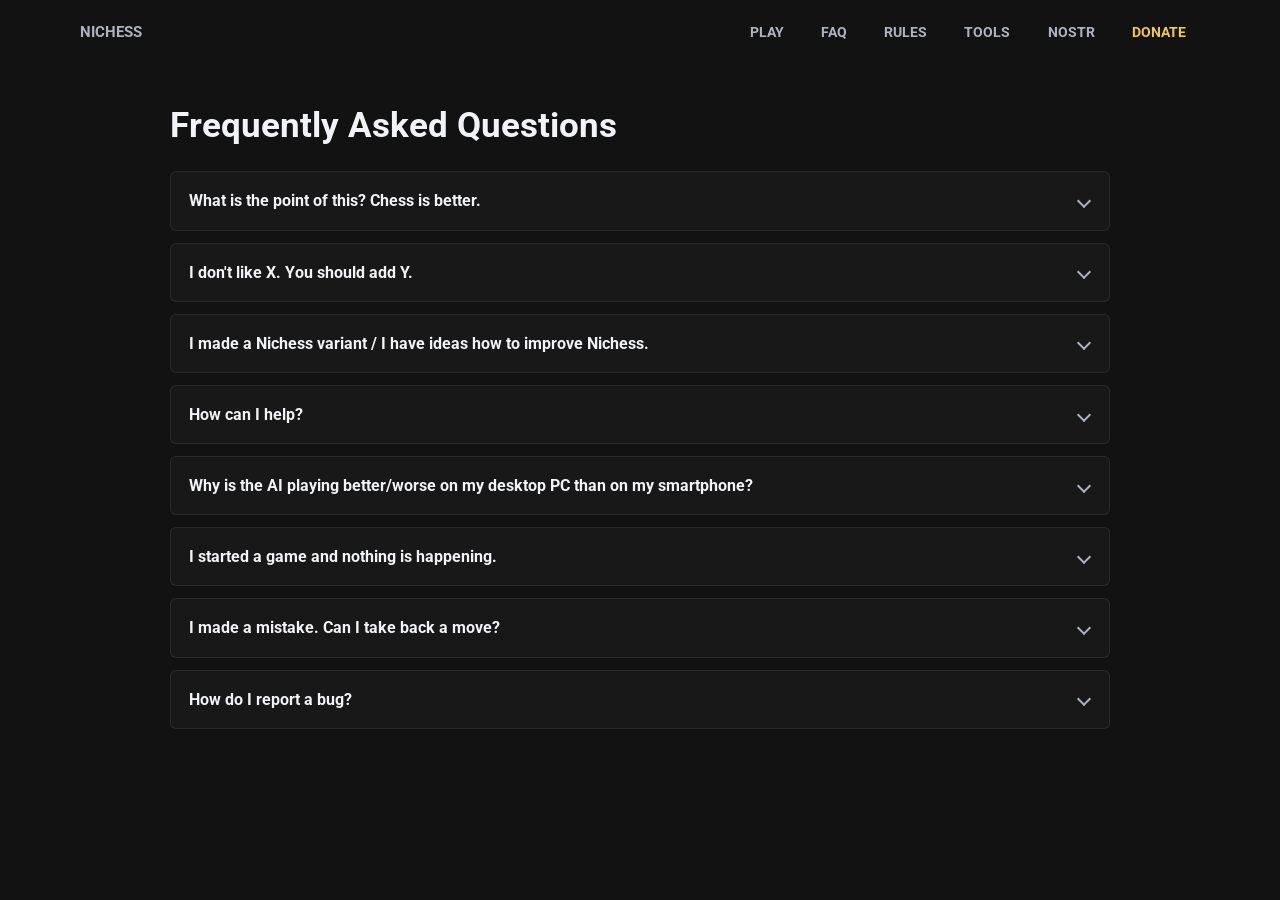
<file: faq.html>
<!DOCTYPE html><html lang="en"><head>
    <link rel="preconnect" href="https://fonts.gstatic.com/" crossorigin="anonymous">
    <link rel="stylesheet" as="style" onload="this.rel='stylesheet'" href="https://fonts.googleapis.com/css2?family=Roboto:wght@400;500;700&amp;family=Roboto Mono:wght@400;700&amp;display=swap">

    <meta charset="UTF-8">
    <link rel="icon" href="/favicon.ico">
    <meta name="viewport" content="width=device-width, initial-scale=1.0">
    <meta name="theme-color" content="#1a1a2e">
    <meta name="description" content="Frequently asked questions about Nichess.">
    <meta property="og:title" content="Frequently Asked Questions">
    <meta property="og:description" content="Frequently asked questions about Nichess.">
    <meta property="og:type" content="website">
    <meta property="og:url" content="https://www.nichess.org/faq">
    <meta property="og:image" content="https://www.nichess.org/pwa-512x512.png">
    <link rel="apple-touch-icon" href="/apple-touch-icon-180x180.png" sizes="180x180">
    <title>Frequently Asked Questions</title>
    <script type="module" crossorigin="" src="/assets/index-DMmiQFEL.js"></script>
    <link rel="stylesheet" crossorigin="" href="/assets/index-BHLRnv3j.css">
  <link rel="manifest" href="/manifest.webmanifest"><style id="vuetify-theme-stylesheet">:root {
      color-scheme: dark;
    }
    :root {
      --v-theme-background: 18,18,18;
      --v-theme-background-overlay-multiplier: 1;
      --v-theme-surface: 33,33,33;
      --v-theme-surface-overlay-multiplier: 1;
      --v-theme-surface-bright: 241,243,246;
      --v-theme-surface-bright-overlay-multiplier: 2;
      --v-theme-surface-light: 66,66,66;
      --v-theme-surface-light-overlay-multiplier: 1;
      --v-theme-surface-variant: 200,200,200;
      --v-theme-surface-variant-overlay-multiplier: 2;
      --v-theme-on-surface-variant: 0,0,0;
      --v-theme-primary: 139,181,255;
      --v-theme-primary-overlay-multiplier: 2;
      --v-theme-primary-darken-1: 39,124,193;
      --v-theme-primary-darken-1-overlay-multiplier: 2;
      --v-theme-secondary: 84,182,178;
      --v-theme-secondary-overlay-multiplier: 2;
      --v-theme-secondary-darken-1: 72,169,166;
      --v-theme-secondary-darken-1-overlay-multiplier: 2;
      --v-theme-error: 239,83,80;
      --v-theme-error-overlay-multiplier: 2;
      --v-theme-info: 139,181,255;
      --v-theme-info-overlay-multiplier: 2;
      --v-theme-success: 102,187,106;
      --v-theme-success-overlay-multiplier: 2;
      --v-theme-warning: 255,183,77;
      --v-theme-warning-overlay-multiplier: 2;
      --v-theme-on-background: 255,255,255;
      --v-theme-on-surface: 255,255,255;
      --v-theme-on-surface-bright: 0,0,0;
      --v-theme-on-surface-light: 255,255,255;
      --v-theme-on-primary: 0,0,0;
      --v-theme-on-primary-darken-1: 255,255,255;
      --v-theme-on-secondary: 255,255,255;
      --v-theme-on-secondary-darken-1: 255,255,255;
      --v-theme-on-error: 255,255,255;
      --v-theme-on-info: 0,0,0;
      --v-theme-on-success: 255,255,255;
      --v-theme-on-warning: 0,0,0;
      --v-border-color: 255, 255, 255;
      --v-border-opacity: 0.12;
      --v-high-emphasis-opacity: 1;
      --v-medium-emphasis-opacity: 0.7;
      --v-disabled-opacity: 0.5;
      --v-idle-opacity: 0.1;
      --v-hover-opacity: 0.04;
      --v-focus-opacity: 0.12;
      --v-selected-opacity: 0.08;
      --v-activated-opacity: 0.12;
      --v-pressed-opacity: 0.16;
      --v-dragged-opacity: 0.08;
      --v-theme-kbd: 66, 66, 66;
      --v-theme-on-kbd: 255, 255, 255;
      --v-theme-code: 52, 52, 52;
      --v-theme-on-code: 204, 204, 204;
    }
    .v-theme--light {
      color-scheme: normal;
      --v-theme-background: 255,255,255;
      --v-theme-background-overlay-multiplier: 1;
      --v-theme-surface: 255,255,255;
      --v-theme-surface-overlay-multiplier: 1;
      --v-theme-surface-bright: 255,255,255;
      --v-theme-surface-bright-overlay-multiplier: 1;
      --v-theme-surface-light: 238,238,238;
      --v-theme-surface-light-overlay-multiplier: 1;
      --v-theme-surface-variant: 66,66,66;
      --v-theme-surface-variant-overlay-multiplier: 2;
      --v-theme-on-surface-variant: 238,238,238;
      --v-theme-primary: 24,103,192;
      --v-theme-primary-overlay-multiplier: 2;
      --v-theme-primary-darken-1: 31,85,146;
      --v-theme-primary-darken-1-overlay-multiplier: 2;
      --v-theme-secondary: 72,169,166;
      --v-theme-secondary-overlay-multiplier: 1;
      --v-theme-secondary-darken-1: 1,135,134;
      --v-theme-secondary-darken-1-overlay-multiplier: 1;
      --v-theme-error: 176,0,32;
      --v-theme-error-overlay-multiplier: 2;
      --v-theme-info: 33,150,243;
      --v-theme-info-overlay-multiplier: 1;
      --v-theme-success: 76,175,80;
      --v-theme-success-overlay-multiplier: 1;
      --v-theme-warning: 251,140,0;
      --v-theme-warning-overlay-multiplier: 1;
      --v-theme-on-background: 0,0,0;
      --v-theme-on-surface: 0,0,0;
      --v-theme-on-surface-bright: 0,0,0;
      --v-theme-on-surface-light: 0,0,0;
      --v-theme-on-primary: 255,255,255;
      --v-theme-on-primary-darken-1: 255,255,255;
      --v-theme-on-secondary: 255,255,255;
      --v-theme-on-secondary-darken-1: 255,255,255;
      --v-theme-on-error: 255,255,255;
      --v-theme-on-info: 255,255,255;
      --v-theme-on-success: 255,255,255;
      --v-theme-on-warning: 255,255,255;
      --v-border-color: 0, 0, 0;
      --v-border-opacity: 0.12;
      --v-high-emphasis-opacity: 0.87;
      --v-medium-emphasis-opacity: 0.6;
      --v-disabled-opacity: 0.38;
      --v-idle-opacity: 0.04;
      --v-hover-opacity: 0.04;
      --v-focus-opacity: 0.12;
      --v-selected-opacity: 0.08;
      --v-activated-opacity: 0.12;
      --v-pressed-opacity: 0.12;
      --v-dragged-opacity: 0.08;
      --v-theme-kbd: 238, 238, 238;
      --v-theme-on-kbd: 0, 0, 0;
      --v-theme-code: 245, 245, 245;
      --v-theme-on-code: 0, 0, 0;
    }
    .v-theme--dark {
      color-scheme: dark;
      --v-theme-background: 18,18,18;
      --v-theme-background-overlay-multiplier: 1;
      --v-theme-surface: 33,33,33;
      --v-theme-surface-overlay-multiplier: 1;
      --v-theme-surface-bright: 241,243,246;
      --v-theme-surface-bright-overlay-multiplier: 2;
      --v-theme-surface-light: 66,66,66;
      --v-theme-surface-light-overlay-multiplier: 1;
      --v-theme-surface-variant: 200,200,200;
      --v-theme-surface-variant-overlay-multiplier: 2;
      --v-theme-on-surface-variant: 0,0,0;
      --v-theme-primary: 139,181,255;
      --v-theme-primary-overlay-multiplier: 2;
      --v-theme-primary-darken-1: 39,124,193;
      --v-theme-primary-darken-1-overlay-multiplier: 2;
      --v-theme-secondary: 84,182,178;
      --v-theme-secondary-overlay-multiplier: 2;
      --v-theme-secondary-darken-1: 72,169,166;
      --v-theme-secondary-darken-1-overlay-multiplier: 2;
      --v-theme-error: 239,83,80;
      --v-theme-error-overlay-multiplier: 2;
      --v-theme-info: 139,181,255;
      --v-theme-info-overlay-multiplier: 2;
      --v-theme-success: 102,187,106;
      --v-theme-success-overlay-multiplier: 2;
      --v-theme-warning: 255,183,77;
      --v-theme-warning-overlay-multiplier: 2;
      --v-theme-on-background: 255,255,255;
      --v-theme-on-surface: 255,255,255;
      --v-theme-on-surface-bright: 0,0,0;
      --v-theme-on-surface-light: 255,255,255;
      --v-theme-on-primary: 0,0,0;
      --v-theme-on-primary-darken-1: 255,255,255;
      --v-theme-on-secondary: 255,255,255;
      --v-theme-on-secondary-darken-1: 255,255,255;
      --v-theme-on-error: 255,255,255;
      --v-theme-on-info: 0,0,0;
      --v-theme-on-success: 255,255,255;
      --v-theme-on-warning: 0,0,0;
      --v-border-color: 255, 255, 255;
      --v-border-opacity: 0.12;
      --v-high-emphasis-opacity: 1;
      --v-medium-emphasis-opacity: 0.7;
      --v-disabled-opacity: 0.5;
      --v-idle-opacity: 0.1;
      --v-hover-opacity: 0.04;
      --v-focus-opacity: 0.12;
      --v-selected-opacity: 0.08;
      --v-activated-opacity: 0.12;
      --v-pressed-opacity: 0.16;
      --v-dragged-opacity: 0.08;
      --v-theme-kbd: 66, 66, 66;
      --v-theme-on-kbd: 255, 255, 255;
      --v-theme-code: 52, 52, 52;
      --v-theme-on-code: 204, 204, 204;
    }
    .bg-background {
      --v-theme-overlay-multiplier: var(--v-theme-background-overlay-multiplier);
      background-color: rgb(var(--v-theme-background)) !important;
      color: rgb(var(--v-theme-on-background)) !important;
    }
    .bg-surface {
      --v-theme-overlay-multiplier: var(--v-theme-surface-overlay-multiplier);
      background-color: rgb(var(--v-theme-surface)) !important;
      color: rgb(var(--v-theme-on-surface)) !important;
    }
    .bg-surface-bright {
      --v-theme-overlay-multiplier: var(--v-theme-surface-bright-overlay-multiplier);
      background-color: rgb(var(--v-theme-surface-bright)) !important;
      color: rgb(var(--v-theme-on-surface-bright)) !important;
    }
    .bg-surface-light {
      --v-theme-overlay-multiplier: var(--v-theme-surface-light-overlay-multiplier);
      background-color: rgb(var(--v-theme-surface-light)) !important;
      color: rgb(var(--v-theme-on-surface-light)) !important;
    }
    .bg-surface-variant {
      --v-theme-overlay-multiplier: var(--v-theme-surface-variant-overlay-multiplier);
      background-color: rgb(var(--v-theme-surface-variant)) !important;
      color: rgb(var(--v-theme-on-surface-variant)) !important;
    }
    .bg-primary {
      --v-theme-overlay-multiplier: var(--v-theme-primary-overlay-multiplier);
      background-color: rgb(var(--v-theme-primary)) !important;
      color: rgb(var(--v-theme-on-primary)) !important;
    }
    .bg-primary-darken-1 {
      --v-theme-overlay-multiplier: var(--v-theme-primary-darken-1-overlay-multiplier);
      background-color: rgb(var(--v-theme-primary-darken-1)) !important;
      color: rgb(var(--v-theme-on-primary-darken-1)) !important;
    }
    .bg-secondary {
      --v-theme-overlay-multiplier: var(--v-theme-secondary-overlay-multiplier);
      background-color: rgb(var(--v-theme-secondary)) !important;
      color: rgb(var(--v-theme-on-secondary)) !important;
    }
    .bg-secondary-darken-1 {
      --v-theme-overlay-multiplier: var(--v-theme-secondary-darken-1-overlay-multiplier);
      background-color: rgb(var(--v-theme-secondary-darken-1)) !important;
      color: rgb(var(--v-theme-on-secondary-darken-1)) !important;
    }
    .bg-error {
      --v-theme-overlay-multiplier: var(--v-theme-error-overlay-multiplier);
      background-color: rgb(var(--v-theme-error)) !important;
      color: rgb(var(--v-theme-on-error)) !important;
    }
    .bg-info {
      --v-theme-overlay-multiplier: var(--v-theme-info-overlay-multiplier);
      background-color: rgb(var(--v-theme-info)) !important;
      color: rgb(var(--v-theme-on-info)) !important;
    }
    .bg-success {
      --v-theme-overlay-multiplier: var(--v-theme-success-overlay-multiplier);
      background-color: rgb(var(--v-theme-success)) !important;
      color: rgb(var(--v-theme-on-success)) !important;
    }
    .bg-warning {
      --v-theme-overlay-multiplier: var(--v-theme-warning-overlay-multiplier);
      background-color: rgb(var(--v-theme-warning)) !important;
      color: rgb(var(--v-theme-on-warning)) !important;
    }
    .text-background {
      color: rgb(var(--v-theme-background)) !important;
    }
    .border-background {
      --v-border-color: var(--v-theme-background);
    }
    .text-surface {
      color: rgb(var(--v-theme-surface)) !important;
    }
    .border-surface {
      --v-border-color: var(--v-theme-surface);
    }
    .text-surface-bright {
      color: rgb(var(--v-theme-surface-bright)) !important;
    }
    .border-surface-bright {
      --v-border-color: var(--v-theme-surface-bright);
    }
    .text-surface-light {
      color: rgb(var(--v-theme-surface-light)) !important;
    }
    .border-surface-light {
      --v-border-color: var(--v-theme-surface-light);
    }
    .text-surface-variant {
      color: rgb(var(--v-theme-surface-variant)) !important;
    }
    .border-surface-variant {
      --v-border-color: var(--v-theme-surface-variant);
    }
    .on-surface-variant {
      color: rgb(var(--v-theme-on-surface-variant)) !important;
    }
    .text-primary {
      color: rgb(var(--v-theme-primary)) !important;
    }
    .border-primary {
      --v-border-color: var(--v-theme-primary);
    }
    .text-primary-darken-1 {
      color: rgb(var(--v-theme-primary-darken-1)) !important;
    }
    .border-primary-darken-1 {
      --v-border-color: var(--v-theme-primary-darken-1);
    }
    .text-secondary {
      color: rgb(var(--v-theme-secondary)) !important;
    }
    .border-secondary {
      --v-border-color: var(--v-theme-secondary);
    }
    .text-secondary-darken-1 {
      color: rgb(var(--v-theme-secondary-darken-1)) !important;
    }
    .border-secondary-darken-1 {
      --v-border-color: var(--v-theme-secondary-darken-1);
    }
    .text-error {
      color: rgb(var(--v-theme-error)) !important;
    }
    .border-error {
      --v-border-color: var(--v-theme-error);
    }
    .text-info {
      color: rgb(var(--v-theme-info)) !important;
    }
    .border-info {
      --v-border-color: var(--v-theme-info);
    }
    .text-success {
      color: rgb(var(--v-theme-success)) !important;
    }
    .border-success {
      --v-border-color: var(--v-theme-success);
    }
    .text-warning {
      color: rgb(var(--v-theme-warning)) !important;
    }
    .border-warning {
      --v-border-color: var(--v-theme-warning);
    }
    .on-background {
      color: rgb(var(--v-theme-on-background)) !important;
    }
    .on-surface {
      color: rgb(var(--v-theme-on-surface)) !important;
    }
    .on-surface-bright {
      color: rgb(var(--v-theme-on-surface-bright)) !important;
    }
    .on-surface-light {
      color: rgb(var(--v-theme-on-surface-light)) !important;
    }
    .on-primary {
      color: rgb(var(--v-theme-on-primary)) !important;
    }
    .on-primary-darken-1 {
      color: rgb(var(--v-theme-on-primary-darken-1)) !important;
    }
    .on-secondary {
      color: rgb(var(--v-theme-on-secondary)) !important;
    }
    .on-secondary-darken-1 {
      color: rgb(var(--v-theme-on-secondary-darken-1)) !important;
    }
    .on-error {
      color: rgb(var(--v-theme-on-error)) !important;
    }
    .on-info {
      color: rgb(var(--v-theme-on-info)) !important;
    }
    .on-success {
      color: rgb(var(--v-theme-on-success)) !important;
    }
    .on-warning {
      color: rgb(var(--v-theme-on-warning)) !important;
    }
</style><link rel="modulepreload" as="script" crossorigin="" href="/assets/default-DZkUxN3e.js"><link rel="stylesheet" crossorigin="" href="/assets/default-vDqa__t1.css"><link rel="modulepreload" as="script" crossorigin="" href="/assets/faq-Bvspt2CF.js"><link rel="stylesheet" crossorigin="" href="/assets/faq-BF1e-vMO.css"><link rel="canonical" href="https://www.nichess.org/faq"><meta name="twitter:card" content="summary"><meta name="twitter:title" content="FAQ"><meta name="twitter:description" content="Frequently asked questions about Nichess."></head>
  <body>
    <div id="app" data-v-app=""><div data-v-db73bb10="" class="v-application v-theme--dark v-layout v-layout--full-height v-locale--is-ltr"><div class="v-application__wrap"><header data-v-db73bb10="" class="v-toolbar v-toolbar--density-default bg-transparent elevation-0 v-theme--dark v-locale--is-ltr v-app-bar site-app-bar" app="" style="top: 0px; z-index: 1006; transform: translateY(0px); position: fixed; transition: none !important; left: 0px; width: calc(100% + 0px);"><!----><div class="v-toolbar__content" style="height: 64px;"><!----><!----><div data-v-db73bb10="" class="v-container v-locale--is-ltr nav-container d-flex align-center"><button data-v-db73bb10="" type="button" class="v-btn v-btn--icon v-theme--dark v-btn--density-default v-btn--size-default v-btn--variant-text mobile-menu-button d-sm-none v-app-bar-nav-icon" aria-expanded="false" aria-label="Open navigation"><span class="v-btn__overlay"></span><span class="v-btn__underlay"></span><!----><span class="v-btn__content" data-no-activator=""><i class="v-icon notranslate v-theme--dark v-icon--size-default" aria-hidden="true"><svg class="v-icon__svg" xmlns="http://www.w3.org/2000/svg" viewBox="0 0 24 24" role="img" aria-hidden="true"><path d="M3,6H21V8H3V6M3,11H21V13H3V11M3,16H21V18H3V16Z"></path></svg></i></span><!----><!----></button><a data-v-db73bb10="" href="/" class="brand-link">Nichess</a><div data-v-db73bb10="" class="desktop-nav d-none d-sm-flex ml-auto"><button data-v-db73bb10="" type="button" class="v-btn v-theme--dark v-btn--density-default v-btn--size-default v-btn--variant-text nav-link"><span class="v-btn__overlay"></span><span class="v-btn__underlay"></span><!----><span class="v-btn__content" data-no-activator="">Play</span><!----><!----></button><!----><!----><a data-v-db73bb10="" href="/faq" class="v-btn v-theme--dark v-btn--density-default v-btn--size-default v-btn--variant-text nav-link" aria-current="page"><span class="v-btn__overlay"></span><span class="v-btn__underlay"></span><!----><span class="v-btn__content" data-no-activator="">FAQ</span><!----><!----></a><a data-v-db73bb10="" href="/rules" class="v-btn v-theme--dark v-btn--density-default v-btn--size-default v-btn--variant-text nav-link"><span class="v-btn__overlay"></span><span class="v-btn__underlay"></span><!----><span class="v-btn__content" data-no-activator="">Rules</span><!----><!----></a><a data-v-db73bb10="" href="/tools" class="v-btn v-theme--dark v-btn--density-default v-btn--size-default v-btn--variant-text nav-link"><span class="v-btn__overlay"></span><span class="v-btn__underlay"></span><!----><span class="v-btn__content" data-no-activator="">Tools</span><!----><!----></a><a data-v-db73bb10="" href="/nostr" class="v-btn v-theme--dark v-btn--density-default v-btn--size-default v-btn--variant-text nav-link"><span class="v-btn__overlay"></span><span class="v-btn__underlay"></span><!----><span class="v-btn__content" data-no-activator="">Nostr</span><!----><!----></a><a data-v-db73bb10="" href="/donate" class="v-btn v-theme--dark v-btn--density-default v-btn--size-default v-btn--variant-text nav-link donate-link"><span class="v-btn__overlay"></span><span class="v-btn__underlay"></span><!----><span class="v-btn__content" data-no-activator="">Donate</span><!----><!----></a></div></div><!----></div><!----></header><nav class="v-navigation-drawer v-navigation-drawer--top v-navigation-drawer--temporary v-theme--dark v-navigation-drawer--mobile mobile-drawer d-sm-none" data-v-db73bb10="" style="top: 64px; z-index: 1004; transform: translateY(-256px); position: fixed; transition: none !important; height: 256px; left: 0px; width: calc(100% + 0px);"><!----><!----><div class="v-navigation-drawer__content"><div data-v-db73bb10="" class="v-list v-theme--dark bg-transparent v-list--density-default v-list--one-line mobile-nav-list" tabindex="0" role="list"><div data-v-db73bb10="" tabindex="-2" class="v-list-item v-list-item--link v-theme--dark v-list-item--density-default v-list-item--one-line rounded-0 v-list-item--variant-text mobile-play-item" role="listitem"><span class="v-list-item__overlay"></span><span class="v-list-item__underlay"></span><!----><div class="v-list-item__content" data-no-activator=""><div class="v-list-item-title">Play</div><!----><!----></div><!----></div><a data-v-db73bb10="" href="/faq" tabindex="-2" class="v-list-item v-list-item--link v-theme--dark v-list-item--density-default v-list-item--one-line rounded-0 v-list-item--variant-text mobile-nav-item" role="link" aria-current="page"><span class="v-list-item__overlay"></span><span class="v-list-item__underlay"></span><!----><div class="v-list-item__content" data-no-activator=""><div class="v-list-item-title">FAQ</div><!----><!----></div><!----></a><a data-v-db73bb10="" href="/rules" tabindex="-2" class="v-list-item v-list-item--link v-theme--dark v-list-item--density-default v-list-item--one-line rounded-0 v-list-item--variant-text mobile-nav-item" role="link"><span class="v-list-item__overlay"></span><span class="v-list-item__underlay"></span><!----><div class="v-list-item__content" data-no-activator=""><div class="v-list-item-title">Rules</div><!----><!----></div><!----></a><a data-v-db73bb10="" href="/tools" tabindex="-2" class="v-list-item v-list-item--link v-theme--dark v-list-item--density-default v-list-item--one-line rounded-0 v-list-item--variant-text mobile-nav-item" role="link"><span class="v-list-item__overlay"></span><span class="v-list-item__underlay"></span><!----><div class="v-list-item__content" data-no-activator=""><div class="v-list-item-title">Tools</div><!----><!----></div><!----></a><a data-v-db73bb10="" href="/nostr" tabindex="-2" class="v-list-item v-list-item--link v-theme--dark v-list-item--density-default v-list-item--one-line rounded-0 v-list-item--variant-text mobile-nav-item" role="link"><span class="v-list-item__overlay"></span><span class="v-list-item__underlay"></span><!----><div class="v-list-item__content" data-no-activator=""><div class="v-list-item-title">Nostr</div><!----><!----></div><!----></a><a data-v-db73bb10="" href="/donate" tabindex="-2" class="v-list-item v-list-item--link v-theme--dark v-list-item--density-default v-list-item--one-line rounded-0 v-list-item--variant-text mobile-nav-item mobile-donate-item" role="link"><span class="v-list-item__overlay"></span><span class="v-list-item__underlay"></span><!----><div class="v-list-item__content" data-no-activator=""><div class="v-list-item-title">Donate</div><!----><!----></div><!----></a></div></div><!----></nav><!----><main data-v-db73bb10="" class="v-main" style="--v-layout-left: 0px; --v-layout-right: 0px; --v-layout-top: 64px; --v-layout-bottom: 0px; transition: none !important;"><main data-v-0c4cce5f="" class="page-shell"><header class="page-header" data-v-0c4cce5f=""><h1 class="page-title" data-v-0c4cce5f="">Frequently Asked Questions</h1></header><section class="content-stack" aria-label="Frequently asked questions" data-v-0c4cce5f=""><details class="faq-item site-panel" data-v-0c4cce5f=""><summary data-v-0c4cce5f="">What is the point of this? Chess is better.</summary><p data-v-0c4cce5f=""> Nichess is a superset of chess—it has everything chess has and more. It's only a matter of time before a Nichess variant is made that's better than chess. </p></details><details class="faq-item site-panel" data-v-0c4cce5f=""><summary data-v-0c4cce5f="">I don't like X. You should add Y.</summary><p data-v-0c4cce5f=""> Unfortunately, even a small change requires retraining the AI from scratch. We appreciate the suggestions, but don't expect frequent changes once a variant is released. </p></details><details class="faq-item site-panel" data-v-0c4cce5f=""><summary data-v-0c4cce5f="">I made a Nichess variant / I have ideas how to improve Nichess.</summary><p data-v-0c4cce5f=""> Great. Send your ideas to contact@nichess.org. </p></details><details class="faq-item site-panel" data-v-0c4cce5f=""><summary data-v-0c4cce5f="">How can I help?</summary><p data-v-0c4cce5f=""> Pick something and make it better. </p></details><details class="faq-item site-panel" data-v-0c4cce5f=""><summary data-v-0c4cce5f="">Why is the AI playing better/worse on my desktop PC than on my smartphone?</summary><p data-v-0c4cce5f=""> The AI is running locally, on your device. Its skill level depends on your hardware and software. If the performance is poor, try a different browser or a device. Chromium-based browsers (Chrome, Brave, Edge etc.) tend to perform a bit better than Firefox. </p></details><details class="faq-item site-panel" data-v-0c4cce5f=""><summary data-v-0c4cce5f="">I started a game and nothing is happening.</summary><p data-v-0c4cce5f=""> Sometimes it can take a while to download the AI model. Make sure you have a good internet connection. </p></details><details class="faq-item site-panel" data-v-0c4cce5f=""><summary data-v-0c4cce5f="">I made a mistake. Can I take back a move?</summary><p data-v-0c4cce5f=""> Yes. When playing against the AI, use the buttons below the board to go back to an earlier position and try a different move. </p></details><details class="faq-item site-panel" data-v-0c4cce5f=""><summary data-v-0c4cce5f="">How do I report a bug?</summary><p data-v-0c4cce5f=""> Send an email to contact@nichess.org. </p></details></section></main></main></div></div></div>
  

</body></html>
</file>
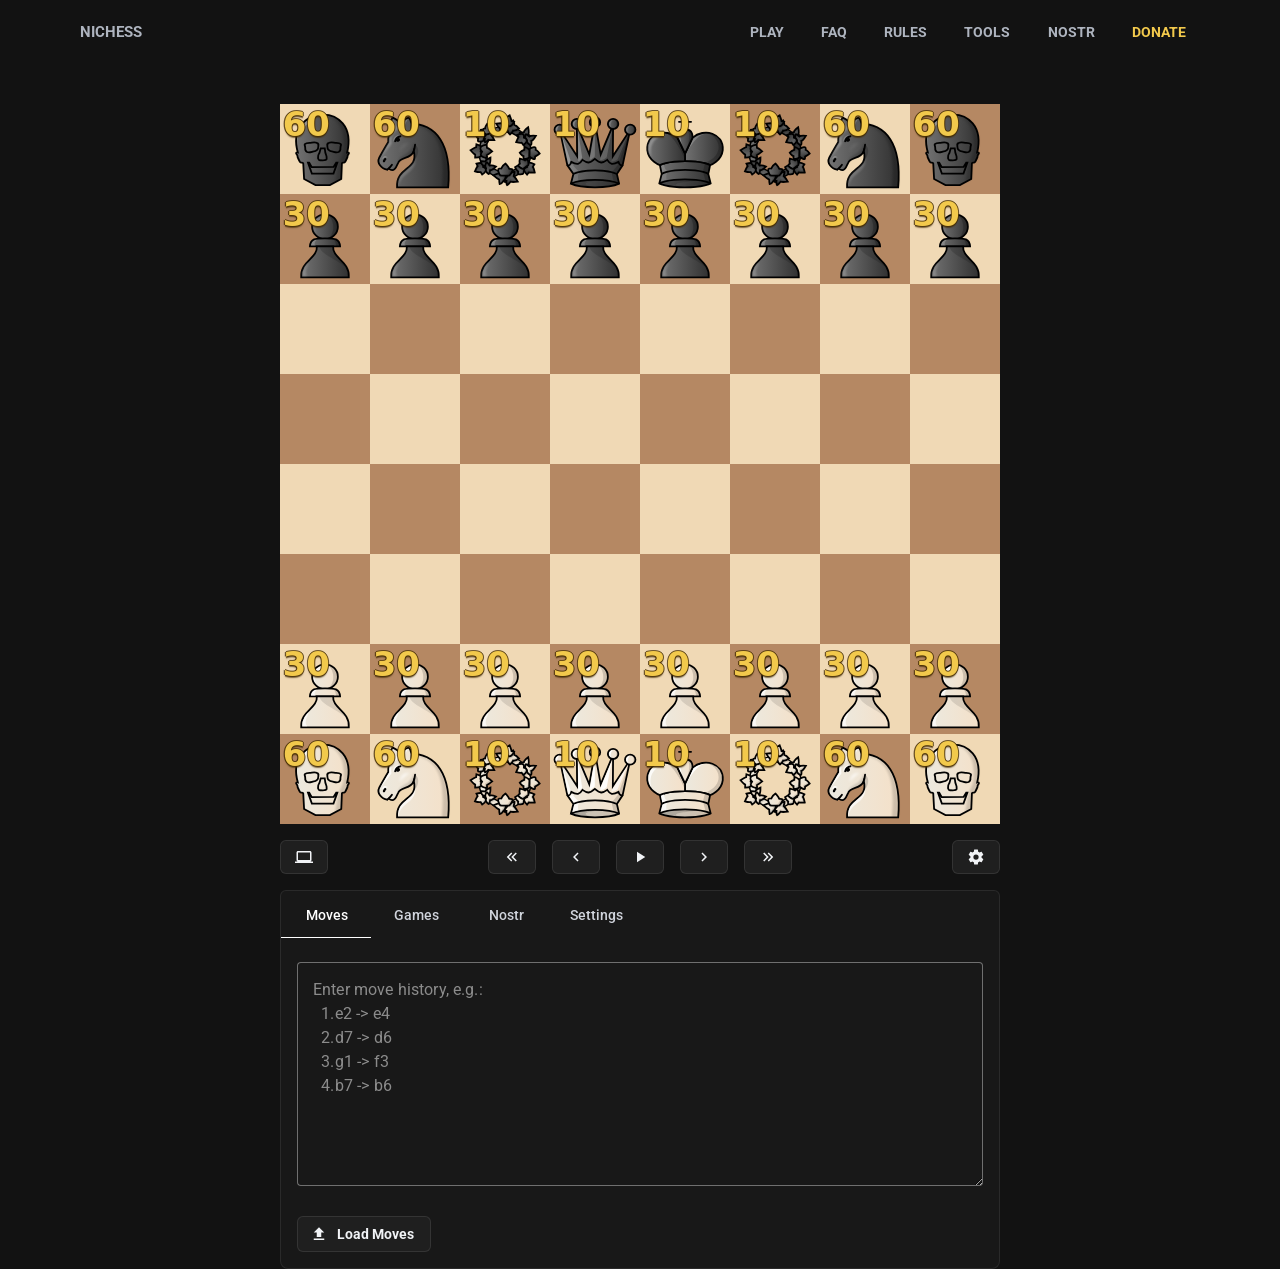
<file: gameviewer.html>
<!DOCTYPE html><html lang="en"><head>
    <link rel="preconnect" href="https://fonts.gstatic.com/" crossorigin="anonymous">
    <link rel="stylesheet" as="style" onload="this.rel='stylesheet'" href="https://fonts.googleapis.com/css2?family=Roboto:wght@400;500;700&amp;family=Roboto Mono:wght@400;700&amp;display=swap">

    <meta charset="UTF-8">
    <link rel="icon" href="/favicon.ico">
    <meta name="viewport" content="width=device-width, initial-scale=1.0">
    <meta name="theme-color" content="#1a1a2e">
    <meta name="description" content="View and replay Nichess games move by move.">
    <meta property="og:title" content="Game Viewer">
    <meta property="og:description" content="A game like chess where pieces have special abilities and health points.">
    <meta property="og:type" content="website">
    <meta property="og:url" content="https://www.nichess.org/gameviewer">
    <meta property="og:image" content="https://www.nichess.org/pwa-512x512.png">
    <link rel="apple-touch-icon" href="/apple-touch-icon-180x180.png" sizes="180x180">
    <title>Game Viewer</title>
    <script type="module" crossorigin="" src="/assets/index-DMmiQFEL.js"></script>
    <link rel="stylesheet" crossorigin="" href="/assets/index-BHLRnv3j.css">
  <link rel="manifest" href="/manifest.webmanifest"><style id="vuetify-theme-stylesheet">:root {
      color-scheme: dark;
    }
    :root {
      --v-theme-background: 18,18,18;
      --v-theme-background-overlay-multiplier: 1;
      --v-theme-surface: 33,33,33;
      --v-theme-surface-overlay-multiplier: 1;
      --v-theme-surface-bright: 241,243,246;
      --v-theme-surface-bright-overlay-multiplier: 2;
      --v-theme-surface-light: 66,66,66;
      --v-theme-surface-light-overlay-multiplier: 1;
      --v-theme-surface-variant: 200,200,200;
      --v-theme-surface-variant-overlay-multiplier: 2;
      --v-theme-on-surface-variant: 0,0,0;
      --v-theme-primary: 139,181,255;
      --v-theme-primary-overlay-multiplier: 2;
      --v-theme-primary-darken-1: 39,124,193;
      --v-theme-primary-darken-1-overlay-multiplier: 2;
      --v-theme-secondary: 84,182,178;
      --v-theme-secondary-overlay-multiplier: 2;
      --v-theme-secondary-darken-1: 72,169,166;
      --v-theme-secondary-darken-1-overlay-multiplier: 2;
      --v-theme-error: 239,83,80;
      --v-theme-error-overlay-multiplier: 2;
      --v-theme-info: 139,181,255;
      --v-theme-info-overlay-multiplier: 2;
      --v-theme-success: 102,187,106;
      --v-theme-success-overlay-multiplier: 2;
      --v-theme-warning: 255,183,77;
      --v-theme-warning-overlay-multiplier: 2;
      --v-theme-on-background: 255,255,255;
      --v-theme-on-surface: 255,255,255;
      --v-theme-on-surface-bright: 0,0,0;
      --v-theme-on-surface-light: 255,255,255;
      --v-theme-on-primary: 0,0,0;
      --v-theme-on-primary-darken-1: 255,255,255;
      --v-theme-on-secondary: 255,255,255;
      --v-theme-on-secondary-darken-1: 255,255,255;
      --v-theme-on-error: 255,255,255;
      --v-theme-on-info: 0,0,0;
      --v-theme-on-success: 255,255,255;
      --v-theme-on-warning: 0,0,0;
      --v-border-color: 255, 255, 255;
      --v-border-opacity: 0.12;
      --v-high-emphasis-opacity: 1;
      --v-medium-emphasis-opacity: 0.7;
      --v-disabled-opacity: 0.5;
      --v-idle-opacity: 0.1;
      --v-hover-opacity: 0.04;
      --v-focus-opacity: 0.12;
      --v-selected-opacity: 0.08;
      --v-activated-opacity: 0.12;
      --v-pressed-opacity: 0.16;
      --v-dragged-opacity: 0.08;
      --v-theme-kbd: 66, 66, 66;
      --v-theme-on-kbd: 255, 255, 255;
      --v-theme-code: 52, 52, 52;
      --v-theme-on-code: 204, 204, 204;
    }
    .v-theme--light {
      color-scheme: normal;
      --v-theme-background: 255,255,255;
      --v-theme-background-overlay-multiplier: 1;
      --v-theme-surface: 255,255,255;
      --v-theme-surface-overlay-multiplier: 1;
      --v-theme-surface-bright: 255,255,255;
      --v-theme-surface-bright-overlay-multiplier: 1;
      --v-theme-surface-light: 238,238,238;
      --v-theme-surface-light-overlay-multiplier: 1;
      --v-theme-surface-variant: 66,66,66;
      --v-theme-surface-variant-overlay-multiplier: 2;
      --v-theme-on-surface-variant: 238,238,238;
      --v-theme-primary: 24,103,192;
      --v-theme-primary-overlay-multiplier: 2;
      --v-theme-primary-darken-1: 31,85,146;
      --v-theme-primary-darken-1-overlay-multiplier: 2;
      --v-theme-secondary: 72,169,166;
      --v-theme-secondary-overlay-multiplier: 1;
      --v-theme-secondary-darken-1: 1,135,134;
      --v-theme-secondary-darken-1-overlay-multiplier: 1;
      --v-theme-error: 176,0,32;
      --v-theme-error-overlay-multiplier: 2;
      --v-theme-info: 33,150,243;
      --v-theme-info-overlay-multiplier: 1;
      --v-theme-success: 76,175,80;
      --v-theme-success-overlay-multiplier: 1;
      --v-theme-warning: 251,140,0;
      --v-theme-warning-overlay-multiplier: 1;
      --v-theme-on-background: 0,0,0;
      --v-theme-on-surface: 0,0,0;
      --v-theme-on-surface-bright: 0,0,0;
      --v-theme-on-surface-light: 0,0,0;
      --v-theme-on-primary: 255,255,255;
      --v-theme-on-primary-darken-1: 255,255,255;
      --v-theme-on-secondary: 255,255,255;
      --v-theme-on-secondary-darken-1: 255,255,255;
      --v-theme-on-error: 255,255,255;
      --v-theme-on-info: 255,255,255;
      --v-theme-on-success: 255,255,255;
      --v-theme-on-warning: 255,255,255;
      --v-border-color: 0, 0, 0;
      --v-border-opacity: 0.12;
      --v-high-emphasis-opacity: 0.87;
      --v-medium-emphasis-opacity: 0.6;
      --v-disabled-opacity: 0.38;
      --v-idle-opacity: 0.04;
      --v-hover-opacity: 0.04;
      --v-focus-opacity: 0.12;
      --v-selected-opacity: 0.08;
      --v-activated-opacity: 0.12;
      --v-pressed-opacity: 0.12;
      --v-dragged-opacity: 0.08;
      --v-theme-kbd: 238, 238, 238;
      --v-theme-on-kbd: 0, 0, 0;
      --v-theme-code: 245, 245, 245;
      --v-theme-on-code: 0, 0, 0;
    }
    .v-theme--dark {
      color-scheme: dark;
      --v-theme-background: 18,18,18;
      --v-theme-background-overlay-multiplier: 1;
      --v-theme-surface: 33,33,33;
      --v-theme-surface-overlay-multiplier: 1;
      --v-theme-surface-bright: 241,243,246;
      --v-theme-surface-bright-overlay-multiplier: 2;
      --v-theme-surface-light: 66,66,66;
      --v-theme-surface-light-overlay-multiplier: 1;
      --v-theme-surface-variant: 200,200,200;
      --v-theme-surface-variant-overlay-multiplier: 2;
      --v-theme-on-surface-variant: 0,0,0;
      --v-theme-primary: 139,181,255;
      --v-theme-primary-overlay-multiplier: 2;
      --v-theme-primary-darken-1: 39,124,193;
      --v-theme-primary-darken-1-overlay-multiplier: 2;
      --v-theme-secondary: 84,182,178;
      --v-theme-secondary-overlay-multiplier: 2;
      --v-theme-secondary-darken-1: 72,169,166;
      --v-theme-secondary-darken-1-overlay-multiplier: 2;
      --v-theme-error: 239,83,80;
      --v-theme-error-overlay-multiplier: 2;
      --v-theme-info: 139,181,255;
      --v-theme-info-overlay-multiplier: 2;
      --v-theme-success: 102,187,106;
      --v-theme-success-overlay-multiplier: 2;
      --v-theme-warning: 255,183,77;
      --v-theme-warning-overlay-multiplier: 2;
      --v-theme-on-background: 255,255,255;
      --v-theme-on-surface: 255,255,255;
      --v-theme-on-surface-bright: 0,0,0;
      --v-theme-on-surface-light: 255,255,255;
      --v-theme-on-primary: 0,0,0;
      --v-theme-on-primary-darken-1: 255,255,255;
      --v-theme-on-secondary: 255,255,255;
      --v-theme-on-secondary-darken-1: 255,255,255;
      --v-theme-on-error: 255,255,255;
      --v-theme-on-info: 0,0,0;
      --v-theme-on-success: 255,255,255;
      --v-theme-on-warning: 0,0,0;
      --v-border-color: 255, 255, 255;
      --v-border-opacity: 0.12;
      --v-high-emphasis-opacity: 1;
      --v-medium-emphasis-opacity: 0.7;
      --v-disabled-opacity: 0.5;
      --v-idle-opacity: 0.1;
      --v-hover-opacity: 0.04;
      --v-focus-opacity: 0.12;
      --v-selected-opacity: 0.08;
      --v-activated-opacity: 0.12;
      --v-pressed-opacity: 0.16;
      --v-dragged-opacity: 0.08;
      --v-theme-kbd: 66, 66, 66;
      --v-theme-on-kbd: 255, 255, 255;
      --v-theme-code: 52, 52, 52;
      --v-theme-on-code: 204, 204, 204;
    }
    .bg-background {
      --v-theme-overlay-multiplier: var(--v-theme-background-overlay-multiplier);
      background-color: rgb(var(--v-theme-background)) !important;
      color: rgb(var(--v-theme-on-background)) !important;
    }
    .bg-surface {
      --v-theme-overlay-multiplier: var(--v-theme-surface-overlay-multiplier);
      background-color: rgb(var(--v-theme-surface)) !important;
      color: rgb(var(--v-theme-on-surface)) !important;
    }
    .bg-surface-bright {
      --v-theme-overlay-multiplier: var(--v-theme-surface-bright-overlay-multiplier);
      background-color: rgb(var(--v-theme-surface-bright)) !important;
      color: rgb(var(--v-theme-on-surface-bright)) !important;
    }
    .bg-surface-light {
      --v-theme-overlay-multiplier: var(--v-theme-surface-light-overlay-multiplier);
      background-color: rgb(var(--v-theme-surface-light)) !important;
      color: rgb(var(--v-theme-on-surface-light)) !important;
    }
    .bg-surface-variant {
      --v-theme-overlay-multiplier: var(--v-theme-surface-variant-overlay-multiplier);
      background-color: rgb(var(--v-theme-surface-variant)) !important;
      color: rgb(var(--v-theme-on-surface-variant)) !important;
    }
    .bg-primary {
      --v-theme-overlay-multiplier: var(--v-theme-primary-overlay-multiplier);
      background-color: rgb(var(--v-theme-primary)) !important;
      color: rgb(var(--v-theme-on-primary)) !important;
    }
    .bg-primary-darken-1 {
      --v-theme-overlay-multiplier: var(--v-theme-primary-darken-1-overlay-multiplier);
      background-color: rgb(var(--v-theme-primary-darken-1)) !important;
      color: rgb(var(--v-theme-on-primary-darken-1)) !important;
    }
    .bg-secondary {
      --v-theme-overlay-multiplier: var(--v-theme-secondary-overlay-multiplier);
      background-color: rgb(var(--v-theme-secondary)) !important;
      color: rgb(var(--v-theme-on-secondary)) !important;
    }
    .bg-secondary-darken-1 {
      --v-theme-overlay-multiplier: var(--v-theme-secondary-darken-1-overlay-multiplier);
      background-color: rgb(var(--v-theme-secondary-darken-1)) !important;
      color: rgb(var(--v-theme-on-secondary-darken-1)) !important;
    }
    .bg-error {
      --v-theme-overlay-multiplier: var(--v-theme-error-overlay-multiplier);
      background-color: rgb(var(--v-theme-error)) !important;
      color: rgb(var(--v-theme-on-error)) !important;
    }
    .bg-info {
      --v-theme-overlay-multiplier: var(--v-theme-info-overlay-multiplier);
      background-color: rgb(var(--v-theme-info)) !important;
      color: rgb(var(--v-theme-on-info)) !important;
    }
    .bg-success {
      --v-theme-overlay-multiplier: var(--v-theme-success-overlay-multiplier);
      background-color: rgb(var(--v-theme-success)) !important;
      color: rgb(var(--v-theme-on-success)) !important;
    }
    .bg-warning {
      --v-theme-overlay-multiplier: var(--v-theme-warning-overlay-multiplier);
      background-color: rgb(var(--v-theme-warning)) !important;
      color: rgb(var(--v-theme-on-warning)) !important;
    }
    .text-background {
      color: rgb(var(--v-theme-background)) !important;
    }
    .border-background {
      --v-border-color: var(--v-theme-background);
    }
    .text-surface {
      color: rgb(var(--v-theme-surface)) !important;
    }
    .border-surface {
      --v-border-color: var(--v-theme-surface);
    }
    .text-surface-bright {
      color: rgb(var(--v-theme-surface-bright)) !important;
    }
    .border-surface-bright {
      --v-border-color: var(--v-theme-surface-bright);
    }
    .text-surface-light {
      color: rgb(var(--v-theme-surface-light)) !important;
    }
    .border-surface-light {
      --v-border-color: var(--v-theme-surface-light);
    }
    .text-surface-variant {
      color: rgb(var(--v-theme-surface-variant)) !important;
    }
    .border-surface-variant {
      --v-border-color: var(--v-theme-surface-variant);
    }
    .on-surface-variant {
      color: rgb(var(--v-theme-on-surface-variant)) !important;
    }
    .text-primary {
      color: rgb(var(--v-theme-primary)) !important;
    }
    .border-primary {
      --v-border-color: var(--v-theme-primary);
    }
    .text-primary-darken-1 {
      color: rgb(var(--v-theme-primary-darken-1)) !important;
    }
    .border-primary-darken-1 {
      --v-border-color: var(--v-theme-primary-darken-1);
    }
    .text-secondary {
      color: rgb(var(--v-theme-secondary)) !important;
    }
    .border-secondary {
      --v-border-color: var(--v-theme-secondary);
    }
    .text-secondary-darken-1 {
      color: rgb(var(--v-theme-secondary-darken-1)) !important;
    }
    .border-secondary-darken-1 {
      --v-border-color: var(--v-theme-secondary-darken-1);
    }
    .text-error {
      color: rgb(var(--v-theme-error)) !important;
    }
    .border-error {
      --v-border-color: var(--v-theme-error);
    }
    .text-info {
      color: rgb(var(--v-theme-info)) !important;
    }
    .border-info {
      --v-border-color: var(--v-theme-info);
    }
    .text-success {
      color: rgb(var(--v-theme-success)) !important;
    }
    .border-success {
      --v-border-color: var(--v-theme-success);
    }
    .text-warning {
      color: rgb(var(--v-theme-warning)) !important;
    }
    .border-warning {
      --v-border-color: var(--v-theme-warning);
    }
    .on-background {
      color: rgb(var(--v-theme-on-background)) !important;
    }
    .on-surface {
      color: rgb(var(--v-theme-on-surface)) !important;
    }
    .on-surface-bright {
      color: rgb(var(--v-theme-on-surface-bright)) !important;
    }
    .on-surface-light {
      color: rgb(var(--v-theme-on-surface-light)) !important;
    }
    .on-primary {
      color: rgb(var(--v-theme-on-primary)) !important;
    }
    .on-primary-darken-1 {
      color: rgb(var(--v-theme-on-primary-darken-1)) !important;
    }
    .on-secondary {
      color: rgb(var(--v-theme-on-secondary)) !important;
    }
    .on-secondary-darken-1 {
      color: rgb(var(--v-theme-on-secondary-darken-1)) !important;
    }
    .on-error {
      color: rgb(var(--v-theme-on-error)) !important;
    }
    .on-info {
      color: rgb(var(--v-theme-on-info)) !important;
    }
    .on-success {
      color: rgb(var(--v-theme-on-success)) !important;
    }
    .on-warning {
      color: rgb(var(--v-theme-on-warning)) !important;
    }
</style><link rel="modulepreload" as="script" crossorigin="" href="/assets/default-DZkUxN3e.js"><link rel="stylesheet" crossorigin="" href="/assets/default-vDqa__t1.css"><link rel="modulepreload" as="script" crossorigin="" href="/assets/gameviewer-BZn4-kdl.js"><link rel="modulepreload" as="script" crossorigin="" href="/assets/BoardSettingsButton-hOQCM72s.js"><link rel="stylesheet" crossorigin="" href="/assets/BoardSettingsButton-Dbfk4vdh.css"><link rel="modulepreload" as="script" crossorigin="" href="/assets/VTabs-BjTl3IwP.js"><link rel="stylesheet" crossorigin="" href="/assets/VTabs-BXXBHhTq.css"><link rel="modulepreload" as="script" crossorigin="" href="/assets/nichess-D2jC1SoT.js"><link rel="stylesheet" crossorigin="" href="/assets/gameviewer-Bf9nEWJR.css"></head>
  <body>
    <div id="app" data-v-app=""><div data-v-db73bb10="" class="v-application v-theme--dark v-layout v-layout--full-height v-locale--is-ltr"><div class="v-application__wrap"><header data-v-db73bb10="" class="v-toolbar v-toolbar--density-default bg-transparent elevation-0 v-theme--dark v-locale--is-ltr v-app-bar site-app-bar" app="" style="top: 0px; z-index: 1006; transform: translateY(0px); position: fixed; transition: none !important; left: 0px; width: calc(100% + 0px);"><!----><div class="v-toolbar__content" style="height: 64px;"><!----><!----><div data-v-db73bb10="" class="v-container v-locale--is-ltr nav-container d-flex align-center"><button data-v-db73bb10="" type="button" class="v-btn v-btn--icon v-theme--dark v-btn--density-default v-btn--size-default v-btn--variant-text mobile-menu-button d-sm-none v-app-bar-nav-icon" aria-expanded="false" aria-label="Open navigation"><span class="v-btn__overlay"></span><span class="v-btn__underlay"></span><!----><span class="v-btn__content" data-no-activator=""><i class="v-icon notranslate v-theme--dark v-icon--size-default" aria-hidden="true"><svg class="v-icon__svg" xmlns="http://www.w3.org/2000/svg" viewBox="0 0 24 24" role="img" aria-hidden="true"><path d="M3,6H21V8H3V6M3,11H21V13H3V11M3,16H21V18H3V16Z"></path></svg></i></span><!----><!----></button><a data-v-db73bb10="" href="/" class="brand-link">Nichess</a><div data-v-db73bb10="" class="desktop-nav d-none d-sm-flex ml-auto"><button data-v-db73bb10="" type="button" class="v-btn v-theme--dark v-btn--density-default v-btn--size-default v-btn--variant-text nav-link"><span class="v-btn__overlay"></span><span class="v-btn__underlay"></span><!----><span class="v-btn__content" data-no-activator="">Play</span><!----><!----></button><!----><!----><a data-v-db73bb10="" href="/faq" class="v-btn v-theme--dark v-btn--density-default v-btn--size-default v-btn--variant-text nav-link"><span class="v-btn__overlay"></span><span class="v-btn__underlay"></span><!----><span class="v-btn__content" data-no-activator="">FAQ</span><!----><!----></a><a data-v-db73bb10="" href="/rules" class="v-btn v-theme--dark v-btn--density-default v-btn--size-default v-btn--variant-text nav-link"><span class="v-btn__overlay"></span><span class="v-btn__underlay"></span><!----><span class="v-btn__content" data-no-activator="">Rules</span><!----><!----></a><a data-v-db73bb10="" href="/tools" class="v-btn v-theme--dark v-btn--density-default v-btn--size-default v-btn--variant-text nav-link"><span class="v-btn__overlay"></span><span class="v-btn__underlay"></span><!----><span class="v-btn__content" data-no-activator="">Tools</span><!----><!----></a><a data-v-db73bb10="" href="/nostr" class="v-btn v-theme--dark v-btn--density-default v-btn--size-default v-btn--variant-text nav-link"><span class="v-btn__overlay"></span><span class="v-btn__underlay"></span><!----><span class="v-btn__content" data-no-activator="">Nostr</span><!----><!----></a><a data-v-db73bb10="" href="/donate" class="v-btn v-theme--dark v-btn--density-default v-btn--size-default v-btn--variant-text nav-link donate-link"><span class="v-btn__overlay"></span><span class="v-btn__underlay"></span><!----><span class="v-btn__content" data-no-activator="">Donate</span><!----><!----></a></div></div><!----></div><!----></header><nav class="v-navigation-drawer v-navigation-drawer--top v-navigation-drawer--temporary v-theme--dark v-navigation-drawer--mobile mobile-drawer d-sm-none" data-v-db73bb10="" style="top: 64px; z-index: 1004; transform: translateY(-256px); position: fixed; transition: none !important; height: 256px; left: 0px; width: calc(100% + 0px);"><!----><!----><div class="v-navigation-drawer__content"><div data-v-db73bb10="" class="v-list v-theme--dark bg-transparent v-list--density-default v-list--one-line mobile-nav-list" tabindex="0" role="list"><div data-v-db73bb10="" tabindex="-2" class="v-list-item v-list-item--link v-theme--dark v-list-item--density-default v-list-item--one-line rounded-0 v-list-item--variant-text mobile-play-item" role="listitem"><span class="v-list-item__overlay"></span><span class="v-list-item__underlay"></span><!----><div class="v-list-item__content" data-no-activator=""><div class="v-list-item-title">Play</div><!----><!----></div><!----></div><a data-v-db73bb10="" href="/faq" tabindex="-2" class="v-list-item v-list-item--link v-theme--dark v-list-item--density-default v-list-item--one-line rounded-0 v-list-item--variant-text mobile-nav-item" role="link"><span class="v-list-item__overlay"></span><span class="v-list-item__underlay"></span><!----><div class="v-list-item__content" data-no-activator=""><div class="v-list-item-title">FAQ</div><!----><!----></div><!----></a><a data-v-db73bb10="" href="/rules" tabindex="-2" class="v-list-item v-list-item--link v-theme--dark v-list-item--density-default v-list-item--one-line rounded-0 v-list-item--variant-text mobile-nav-item" role="link"><span class="v-list-item__overlay"></span><span class="v-list-item__underlay"></span><!----><div class="v-list-item__content" data-no-activator=""><div class="v-list-item-title">Rules</div><!----><!----></div><!----></a><a data-v-db73bb10="" href="/tools" tabindex="-2" class="v-list-item v-list-item--link v-theme--dark v-list-item--density-default v-list-item--one-line rounded-0 v-list-item--variant-text mobile-nav-item" role="link"><span class="v-list-item__overlay"></span><span class="v-list-item__underlay"></span><!----><div class="v-list-item__content" data-no-activator=""><div class="v-list-item-title">Tools</div><!----><!----></div><!----></a><a data-v-db73bb10="" href="/nostr" tabindex="-2" class="v-list-item v-list-item--link v-theme--dark v-list-item--density-default v-list-item--one-line rounded-0 v-list-item--variant-text mobile-nav-item" role="link"><span class="v-list-item__overlay"></span><span class="v-list-item__underlay"></span><!----><div class="v-list-item__content" data-no-activator=""><div class="v-list-item-title">Nostr</div><!----><!----></div><!----></a><a data-v-db73bb10="" href="/donate" tabindex="-2" class="v-list-item v-list-item--link v-theme--dark v-list-item--density-default v-list-item--one-line rounded-0 v-list-item--variant-text mobile-nav-item mobile-donate-item" role="link"><span class="v-list-item__overlay"></span><span class="v-list-item__underlay"></span><!----><div class="v-list-item__content" data-no-activator=""><div class="v-list-item-title">Donate</div><!----><!----></div><!----></a></div></div><!----></nav><!----><main data-v-db73bb10="" class="v-main" style="--v-layout-left: 0px; --v-layout-right: 0px; --v-layout-top: 64px; --v-layout-bottom: 0px; transition: none !important;"><div data-v-e93b64ea="" class="v-container v-locale--is-ltr pa-0 board-column" style="max-width: var(--board-column-width);"><div data-v-e93b64ea="" class="chessboard-container"><section data-v-e93b64ea="" class="main-wrap mt-10"><div class="main-board"><!----><div class="cg-wrap orientation-white manipulable"><cg-container style="width: 480px; height: 480px;"><cg-board style="font-size: 24px;"><piece class="white rook" style="transform: translate(0px, 420px);"><div class="cg-health-points" style="position: absolute; box-sizing: border-box; display: block; border: 0px; background: transparent; font-family: system-ui, -apple-system, BlinkMacSystemFont, &quot;Segoe UI&quot;, sans-serif; font-variant-numeric: tabular-nums; line-height: 1; letter-spacing: 0px; text-align: center; box-shadow: none; pointer-events: none; left: 3%; top: 4%; color: rgb(242, 201, 76); font-size: 0.94em; font-weight: 900; text-shadow: rgba(70, 45, 0, 0.76) 0px -0.032em 0px, rgba(70, 45, 0, 0.76) -0.032em 0px 0px, rgba(70, 45, 0, 0.76) 0.032em 0px 0px, rgba(70, 45, 0, 0.76) 0px 0.032em 0px, rgba(65, 42, 0, 0.68) 0px 0.052em 0.038em; -webkit-font-smoothing: antialiased;">60</div></piece><piece class="white knight" style="transform: translate(60px, 420px);"><div class="cg-health-points" style="position: absolute; box-sizing: border-box; display: block; border: 0px; background: transparent; font-family: system-ui, -apple-system, BlinkMacSystemFont, &quot;Segoe UI&quot;, sans-serif; font-variant-numeric: tabular-nums; line-height: 1; letter-spacing: 0px; text-align: center; box-shadow: none; pointer-events: none; left: 3%; top: 4%; color: rgb(242, 201, 76); font-size: 0.94em; font-weight: 900; text-shadow: rgba(70, 45, 0, 0.76) 0px -0.032em 0px, rgba(70, 45, 0, 0.76) -0.032em 0px 0px, rgba(70, 45, 0, 0.76) 0.032em 0px 0px, rgba(70, 45, 0, 0.76) 0px 0.032em 0px, rgba(65, 42, 0, 0.68) 0px 0.052em 0.038em; -webkit-font-smoothing: antialiased;">60</div></piece><piece class="white bishop" style="transform: translate(120px, 420px);"><div class="cg-health-points" style="position: absolute; box-sizing: border-box; display: block; border: 0px; background: transparent; font-family: system-ui, -apple-system, BlinkMacSystemFont, &quot;Segoe UI&quot;, sans-serif; font-variant-numeric: tabular-nums; line-height: 1; letter-spacing: 0px; text-align: center; box-shadow: none; pointer-events: none; left: 3%; top: 4%; color: rgb(242, 201, 76); font-size: 0.94em; font-weight: 900; text-shadow: rgba(70, 45, 0, 0.76) 0px -0.032em 0px, rgba(70, 45, 0, 0.76) -0.032em 0px 0px, rgba(70, 45, 0, 0.76) 0.032em 0px 0px, rgba(70, 45, 0, 0.76) 0px 0.032em 0px, rgba(65, 42, 0, 0.68) 0px 0.052em 0.038em; -webkit-font-smoothing: antialiased;">10</div></piece><piece class="white queen" style="transform: translate(180px, 420px);"><div class="cg-health-points" style="position: absolute; box-sizing: border-box; display: block; border: 0px; background: transparent; font-family: system-ui, -apple-system, BlinkMacSystemFont, &quot;Segoe UI&quot;, sans-serif; font-variant-numeric: tabular-nums; line-height: 1; letter-spacing: 0px; text-align: center; box-shadow: none; pointer-events: none; left: 3%; top: 4%; color: rgb(242, 201, 76); font-size: 0.94em; font-weight: 900; text-shadow: rgba(70, 45, 0, 0.76) 0px -0.032em 0px, rgba(70, 45, 0, 0.76) -0.032em 0px 0px, rgba(70, 45, 0, 0.76) 0.032em 0px 0px, rgba(70, 45, 0, 0.76) 0px 0.032em 0px, rgba(65, 42, 0, 0.68) 0px 0.052em 0.038em; -webkit-font-smoothing: antialiased;">10</div></piece><piece class="white king" style="transform: translate(240px, 420px);"><div class="cg-health-points" style="position: absolute; box-sizing: border-box; display: block; border: 0px; background: transparent; font-family: system-ui, -apple-system, BlinkMacSystemFont, &quot;Segoe UI&quot;, sans-serif; font-variant-numeric: tabular-nums; line-height: 1; letter-spacing: 0px; text-align: center; box-shadow: none; pointer-events: none; left: 3%; top: 4%; color: rgb(242, 201, 76); font-size: 0.94em; font-weight: 900; text-shadow: rgba(70, 45, 0, 0.76) 0px -0.032em 0px, rgba(70, 45, 0, 0.76) -0.032em 0px 0px, rgba(70, 45, 0, 0.76) 0.032em 0px 0px, rgba(70, 45, 0, 0.76) 0px 0.032em 0px, rgba(65, 42, 0, 0.68) 0px 0.052em 0.038em; -webkit-font-smoothing: antialiased;">10</div></piece><piece class="white bishop" style="transform: translate(300px, 420px);"><div class="cg-health-points" style="position: absolute; box-sizing: border-box; display: block; border: 0px; background: transparent; font-family: system-ui, -apple-system, BlinkMacSystemFont, &quot;Segoe UI&quot;, sans-serif; font-variant-numeric: tabular-nums; line-height: 1; letter-spacing: 0px; text-align: center; box-shadow: none; pointer-events: none; left: 3%; top: 4%; color: rgb(242, 201, 76); font-size: 0.94em; font-weight: 900; text-shadow: rgba(70, 45, 0, 0.76) 0px -0.032em 0px, rgba(70, 45, 0, 0.76) -0.032em 0px 0px, rgba(70, 45, 0, 0.76) 0.032em 0px 0px, rgba(70, 45, 0, 0.76) 0px 0.032em 0px, rgba(65, 42, 0, 0.68) 0px 0.052em 0.038em; -webkit-font-smoothing: antialiased;">10</div></piece><piece class="white knight" style="transform: translate(360px, 420px);"><div class="cg-health-points" style="position: absolute; box-sizing: border-box; display: block; border: 0px; background: transparent; font-family: system-ui, -apple-system, BlinkMacSystemFont, &quot;Segoe UI&quot;, sans-serif; font-variant-numeric: tabular-nums; line-height: 1; letter-spacing: 0px; text-align: center; box-shadow: none; pointer-events: none; left: 3%; top: 4%; color: rgb(242, 201, 76); font-size: 0.94em; font-weight: 900; text-shadow: rgba(70, 45, 0, 0.76) 0px -0.032em 0px, rgba(70, 45, 0, 0.76) -0.032em 0px 0px, rgba(70, 45, 0, 0.76) 0.032em 0px 0px, rgba(70, 45, 0, 0.76) 0px 0.032em 0px, rgba(65, 42, 0, 0.68) 0px 0.052em 0.038em; -webkit-font-smoothing: antialiased;">60</div></piece><piece class="white rook" style="transform: translate(420px, 420px);"><div class="cg-health-points" style="position: absolute; box-sizing: border-box; display: block; border: 0px; background: transparent; font-family: system-ui, -apple-system, BlinkMacSystemFont, &quot;Segoe UI&quot;, sans-serif; font-variant-numeric: tabular-nums; line-height: 1; letter-spacing: 0px; text-align: center; box-shadow: none; pointer-events: none; left: 3%; top: 4%; color: rgb(242, 201, 76); font-size: 0.94em; font-weight: 900; text-shadow: rgba(70, 45, 0, 0.76) 0px -0.032em 0px, rgba(70, 45, 0, 0.76) -0.032em 0px 0px, rgba(70, 45, 0, 0.76) 0.032em 0px 0px, rgba(70, 45, 0, 0.76) 0px 0.032em 0px, rgba(65, 42, 0, 0.68) 0px 0.052em 0.038em; -webkit-font-smoothing: antialiased;">60</div></piece><piece class="white pawn" style="transform: translate(0px, 360px);"><div class="cg-health-points" style="position: absolute; box-sizing: border-box; display: block; border: 0px; background: transparent; font-family: system-ui, -apple-system, BlinkMacSystemFont, &quot;Segoe UI&quot;, sans-serif; font-variant-numeric: tabular-nums; line-height: 1; letter-spacing: 0px; text-align: center; box-shadow: none; pointer-events: none; left: 3%; top: 4%; color: rgb(242, 201, 76); font-size: 0.94em; font-weight: 900; text-shadow: rgba(70, 45, 0, 0.76) 0px -0.032em 0px, rgba(70, 45, 0, 0.76) -0.032em 0px 0px, rgba(70, 45, 0, 0.76) 0.032em 0px 0px, rgba(70, 45, 0, 0.76) 0px 0.032em 0px, rgba(65, 42, 0, 0.68) 0px 0.052em 0.038em; -webkit-font-smoothing: antialiased;">30</div></piece><piece class="white pawn" style="transform: translate(60px, 360px);"><div class="cg-health-points" style="position: absolute; box-sizing: border-box; display: block; border: 0px; background: transparent; font-family: system-ui, -apple-system, BlinkMacSystemFont, &quot;Segoe UI&quot;, sans-serif; font-variant-numeric: tabular-nums; line-height: 1; letter-spacing: 0px; text-align: center; box-shadow: none; pointer-events: none; left: 3%; top: 4%; color: rgb(242, 201, 76); font-size: 0.94em; font-weight: 900; text-shadow: rgba(70, 45, 0, 0.76) 0px -0.032em 0px, rgba(70, 45, 0, 0.76) -0.032em 0px 0px, rgba(70, 45, 0, 0.76) 0.032em 0px 0px, rgba(70, 45, 0, 0.76) 0px 0.032em 0px, rgba(65, 42, 0, 0.68) 0px 0.052em 0.038em; -webkit-font-smoothing: antialiased;">30</div></piece><piece class="white pawn" style="transform: translate(120px, 360px);"><div class="cg-health-points" style="position: absolute; box-sizing: border-box; display: block; border: 0px; background: transparent; font-family: system-ui, -apple-system, BlinkMacSystemFont, &quot;Segoe UI&quot;, sans-serif; font-variant-numeric: tabular-nums; line-height: 1; letter-spacing: 0px; text-align: center; box-shadow: none; pointer-events: none; left: 3%; top: 4%; color: rgb(242, 201, 76); font-size: 0.94em; font-weight: 900; text-shadow: rgba(70, 45, 0, 0.76) 0px -0.032em 0px, rgba(70, 45, 0, 0.76) -0.032em 0px 0px, rgba(70, 45, 0, 0.76) 0.032em 0px 0px, rgba(70, 45, 0, 0.76) 0px 0.032em 0px, rgba(65, 42, 0, 0.68) 0px 0.052em 0.038em; -webkit-font-smoothing: antialiased;">30</div></piece><piece class="white pawn" style="transform: translate(180px, 360px);"><div class="cg-health-points" style="position: absolute; box-sizing: border-box; display: block; border: 0px; background: transparent; font-family: system-ui, -apple-system, BlinkMacSystemFont, &quot;Segoe UI&quot;, sans-serif; font-variant-numeric: tabular-nums; line-height: 1; letter-spacing: 0px; text-align: center; box-shadow: none; pointer-events: none; left: 3%; top: 4%; color: rgb(242, 201, 76); font-size: 0.94em; font-weight: 900; text-shadow: rgba(70, 45, 0, 0.76) 0px -0.032em 0px, rgba(70, 45, 0, 0.76) -0.032em 0px 0px, rgba(70, 45, 0, 0.76) 0.032em 0px 0px, rgba(70, 45, 0, 0.76) 0px 0.032em 0px, rgba(65, 42, 0, 0.68) 0px 0.052em 0.038em; -webkit-font-smoothing: antialiased;">30</div></piece><piece class="white pawn" style="transform: translate(240px, 360px);"><div class="cg-health-points" style="position: absolute; box-sizing: border-box; display: block; border: 0px; background: transparent; font-family: system-ui, -apple-system, BlinkMacSystemFont, &quot;Segoe UI&quot;, sans-serif; font-variant-numeric: tabular-nums; line-height: 1; letter-spacing: 0px; text-align: center; box-shadow: none; pointer-events: none; left: 3%; top: 4%; color: rgb(242, 201, 76); font-size: 0.94em; font-weight: 900; text-shadow: rgba(70, 45, 0, 0.76) 0px -0.032em 0px, rgba(70, 45, 0, 0.76) -0.032em 0px 0px, rgba(70, 45, 0, 0.76) 0.032em 0px 0px, rgba(70, 45, 0, 0.76) 0px 0.032em 0px, rgba(65, 42, 0, 0.68) 0px 0.052em 0.038em; -webkit-font-smoothing: antialiased;">30</div></piece><piece class="white pawn" style="transform: translate(300px, 360px);"><div class="cg-health-points" style="position: absolute; box-sizing: border-box; display: block; border: 0px; background: transparent; font-family: system-ui, -apple-system, BlinkMacSystemFont, &quot;Segoe UI&quot;, sans-serif; font-variant-numeric: tabular-nums; line-height: 1; letter-spacing: 0px; text-align: center; box-shadow: none; pointer-events: none; left: 3%; top: 4%; color: rgb(242, 201, 76); font-size: 0.94em; font-weight: 900; text-shadow: rgba(70, 45, 0, 0.76) 0px -0.032em 0px, rgba(70, 45, 0, 0.76) -0.032em 0px 0px, rgba(70, 45, 0, 0.76) 0.032em 0px 0px, rgba(70, 45, 0, 0.76) 0px 0.032em 0px, rgba(65, 42, 0, 0.68) 0px 0.052em 0.038em; -webkit-font-smoothing: antialiased;">30</div></piece><piece class="white pawn" style="transform: translate(360px, 360px);"><div class="cg-health-points" style="position: absolute; box-sizing: border-box; display: block; border: 0px; background: transparent; font-family: system-ui, -apple-system, BlinkMacSystemFont, &quot;Segoe UI&quot;, sans-serif; font-variant-numeric: tabular-nums; line-height: 1; letter-spacing: 0px; text-align: center; box-shadow: none; pointer-events: none; left: 3%; top: 4%; color: rgb(242, 201, 76); font-size: 0.94em; font-weight: 900; text-shadow: rgba(70, 45, 0, 0.76) 0px -0.032em 0px, rgba(70, 45, 0, 0.76) -0.032em 0px 0px, rgba(70, 45, 0, 0.76) 0.032em 0px 0px, rgba(70, 45, 0, 0.76) 0px 0.032em 0px, rgba(65, 42, 0, 0.68) 0px 0.052em 0.038em; -webkit-font-smoothing: antialiased;">30</div></piece><piece class="white pawn" style="transform: translate(420px, 360px);"><div class="cg-health-points" style="position: absolute; box-sizing: border-box; display: block; border: 0px; background: transparent; font-family: system-ui, -apple-system, BlinkMacSystemFont, &quot;Segoe UI&quot;, sans-serif; font-variant-numeric: tabular-nums; line-height: 1; letter-spacing: 0px; text-align: center; box-shadow: none; pointer-events: none; left: 3%; top: 4%; color: rgb(242, 201, 76); font-size: 0.94em; font-weight: 900; text-shadow: rgba(70, 45, 0, 0.76) 0px -0.032em 0px, rgba(70, 45, 0, 0.76) -0.032em 0px 0px, rgba(70, 45, 0, 0.76) 0.032em 0px 0px, rgba(70, 45, 0, 0.76) 0px 0.032em 0px, rgba(65, 42, 0, 0.68) 0px 0.052em 0.038em; -webkit-font-smoothing: antialiased;">30</div></piece><piece class="black pawn" style="transform: translate(0px, 60px);"><div class="cg-health-points" style="position: absolute; box-sizing: border-box; display: block; border: 0px; background: transparent; font-family: system-ui, -apple-system, BlinkMacSystemFont, &quot;Segoe UI&quot;, sans-serif; font-variant-numeric: tabular-nums; line-height: 1; letter-spacing: 0px; text-align: center; box-shadow: none; pointer-events: none; left: 3%; top: 4%; color: rgb(242, 201, 76); font-size: 0.94em; font-weight: 900; text-shadow: rgba(70, 45, 0, 0.76) 0px -0.032em 0px, rgba(70, 45, 0, 0.76) -0.032em 0px 0px, rgba(70, 45, 0, 0.76) 0.032em 0px 0px, rgba(70, 45, 0, 0.76) 0px 0.032em 0px, rgba(65, 42, 0, 0.68) 0px 0.052em 0.038em; -webkit-font-smoothing: antialiased;">30</div></piece><piece class="black pawn" style="transform: translate(60px, 60px);"><div class="cg-health-points" style="position: absolute; box-sizing: border-box; display: block; border: 0px; background: transparent; font-family: system-ui, -apple-system, BlinkMacSystemFont, &quot;Segoe UI&quot;, sans-serif; font-variant-numeric: tabular-nums; line-height: 1; letter-spacing: 0px; text-align: center; box-shadow: none; pointer-events: none; left: 3%; top: 4%; color: rgb(242, 201, 76); font-size: 0.94em; font-weight: 900; text-shadow: rgba(70, 45, 0, 0.76) 0px -0.032em 0px, rgba(70, 45, 0, 0.76) -0.032em 0px 0px, rgba(70, 45, 0, 0.76) 0.032em 0px 0px, rgba(70, 45, 0, 0.76) 0px 0.032em 0px, rgba(65, 42, 0, 0.68) 0px 0.052em 0.038em; -webkit-font-smoothing: antialiased;">30</div></piece><piece class="black pawn" style="transform: translate(120px, 60px);"><div class="cg-health-points" style="position: absolute; box-sizing: border-box; display: block; border: 0px; background: transparent; font-family: system-ui, -apple-system, BlinkMacSystemFont, &quot;Segoe UI&quot;, sans-serif; font-variant-numeric: tabular-nums; line-height: 1; letter-spacing: 0px; text-align: center; box-shadow: none; pointer-events: none; left: 3%; top: 4%; color: rgb(242, 201, 76); font-size: 0.94em; font-weight: 900; text-shadow: rgba(70, 45, 0, 0.76) 0px -0.032em 0px, rgba(70, 45, 0, 0.76) -0.032em 0px 0px, rgba(70, 45, 0, 0.76) 0.032em 0px 0px, rgba(70, 45, 0, 0.76) 0px 0.032em 0px, rgba(65, 42, 0, 0.68) 0px 0.052em 0.038em; -webkit-font-smoothing: antialiased;">30</div></piece><piece class="black pawn" style="transform: translate(180px, 60px);"><div class="cg-health-points" style="position: absolute; box-sizing: border-box; display: block; border: 0px; background: transparent; font-family: system-ui, -apple-system, BlinkMacSystemFont, &quot;Segoe UI&quot;, sans-serif; font-variant-numeric: tabular-nums; line-height: 1; letter-spacing: 0px; text-align: center; box-shadow: none; pointer-events: none; left: 3%; top: 4%; color: rgb(242, 201, 76); font-size: 0.94em; font-weight: 900; text-shadow: rgba(70, 45, 0, 0.76) 0px -0.032em 0px, rgba(70, 45, 0, 0.76) -0.032em 0px 0px, rgba(70, 45, 0, 0.76) 0.032em 0px 0px, rgba(70, 45, 0, 0.76) 0px 0.032em 0px, rgba(65, 42, 0, 0.68) 0px 0.052em 0.038em; -webkit-font-smoothing: antialiased;">30</div></piece><piece class="black pawn" style="transform: translate(240px, 60px);"><div class="cg-health-points" style="position: absolute; box-sizing: border-box; display: block; border: 0px; background: transparent; font-family: system-ui, -apple-system, BlinkMacSystemFont, &quot;Segoe UI&quot;, sans-serif; font-variant-numeric: tabular-nums; line-height: 1; letter-spacing: 0px; text-align: center; box-shadow: none; pointer-events: none; left: 3%; top: 4%; color: rgb(242, 201, 76); font-size: 0.94em; font-weight: 900; text-shadow: rgba(70, 45, 0, 0.76) 0px -0.032em 0px, rgba(70, 45, 0, 0.76) -0.032em 0px 0px, rgba(70, 45, 0, 0.76) 0.032em 0px 0px, rgba(70, 45, 0, 0.76) 0px 0.032em 0px, rgba(65, 42, 0, 0.68) 0px 0.052em 0.038em; -webkit-font-smoothing: antialiased;">30</div></piece><piece class="black pawn" style="transform: translate(300px, 60px);"><div class="cg-health-points" style="position: absolute; box-sizing: border-box; display: block; border: 0px; background: transparent; font-family: system-ui, -apple-system, BlinkMacSystemFont, &quot;Segoe UI&quot;, sans-serif; font-variant-numeric: tabular-nums; line-height: 1; letter-spacing: 0px; text-align: center; box-shadow: none; pointer-events: none; left: 3%; top: 4%; color: rgb(242, 201, 76); font-size: 0.94em; font-weight: 900; text-shadow: rgba(70, 45, 0, 0.76) 0px -0.032em 0px, rgba(70, 45, 0, 0.76) -0.032em 0px 0px, rgba(70, 45, 0, 0.76) 0.032em 0px 0px, rgba(70, 45, 0, 0.76) 0px 0.032em 0px, rgba(65, 42, 0, 0.68) 0px 0.052em 0.038em; -webkit-font-smoothing: antialiased;">30</div></piece><piece class="black pawn" style="transform: translate(360px, 60px);"><div class="cg-health-points" style="position: absolute; box-sizing: border-box; display: block; border: 0px; background: transparent; font-family: system-ui, -apple-system, BlinkMacSystemFont, &quot;Segoe UI&quot;, sans-serif; font-variant-numeric: tabular-nums; line-height: 1; letter-spacing: 0px; text-align: center; box-shadow: none; pointer-events: none; left: 3%; top: 4%; color: rgb(242, 201, 76); font-size: 0.94em; font-weight: 900; text-shadow: rgba(70, 45, 0, 0.76) 0px -0.032em 0px, rgba(70, 45, 0, 0.76) -0.032em 0px 0px, rgba(70, 45, 0, 0.76) 0.032em 0px 0px, rgba(70, 45, 0, 0.76) 0px 0.032em 0px, rgba(65, 42, 0, 0.68) 0px 0.052em 0.038em; -webkit-font-smoothing: antialiased;">30</div></piece><piece class="black pawn" style="transform: translate(420px, 60px);"><div class="cg-health-points" style="position: absolute; box-sizing: border-box; display: block; border: 0px; background: transparent; font-family: system-ui, -apple-system, BlinkMacSystemFont, &quot;Segoe UI&quot;, sans-serif; font-variant-numeric: tabular-nums; line-height: 1; letter-spacing: 0px; text-align: center; box-shadow: none; pointer-events: none; left: 3%; top: 4%; color: rgb(242, 201, 76); font-size: 0.94em; font-weight: 900; text-shadow: rgba(70, 45, 0, 0.76) 0px -0.032em 0px, rgba(70, 45, 0, 0.76) -0.032em 0px 0px, rgba(70, 45, 0, 0.76) 0.032em 0px 0px, rgba(70, 45, 0, 0.76) 0px 0.032em 0px, rgba(65, 42, 0, 0.68) 0px 0.052em 0.038em; -webkit-font-smoothing: antialiased;">30</div></piece><piece class="black rook" style="transform: translate(0px, 0px);"><div class="cg-health-points" style="position: absolute; box-sizing: border-box; display: block; border: 0px; background: transparent; font-family: system-ui, -apple-system, BlinkMacSystemFont, &quot;Segoe UI&quot;, sans-serif; font-variant-numeric: tabular-nums; line-height: 1; letter-spacing: 0px; text-align: center; box-shadow: none; pointer-events: none; left: 3%; top: 4%; color: rgb(242, 201, 76); font-size: 0.94em; font-weight: 900; text-shadow: rgba(70, 45, 0, 0.76) 0px -0.032em 0px, rgba(70, 45, 0, 0.76) -0.032em 0px 0px, rgba(70, 45, 0, 0.76) 0.032em 0px 0px, rgba(70, 45, 0, 0.76) 0px 0.032em 0px, rgba(65, 42, 0, 0.68) 0px 0.052em 0.038em; -webkit-font-smoothing: antialiased;">60</div></piece><piece class="black knight" style="transform: translate(60px, 0px);"><div class="cg-health-points" style="position: absolute; box-sizing: border-box; display: block; border: 0px; background: transparent; font-family: system-ui, -apple-system, BlinkMacSystemFont, &quot;Segoe UI&quot;, sans-serif; font-variant-numeric: tabular-nums; line-height: 1; letter-spacing: 0px; text-align: center; box-shadow: none; pointer-events: none; left: 3%; top: 4%; color: rgb(242, 201, 76); font-size: 0.94em; font-weight: 900; text-shadow: rgba(70, 45, 0, 0.76) 0px -0.032em 0px, rgba(70, 45, 0, 0.76) -0.032em 0px 0px, rgba(70, 45, 0, 0.76) 0.032em 0px 0px, rgba(70, 45, 0, 0.76) 0px 0.032em 0px, rgba(65, 42, 0, 0.68) 0px 0.052em 0.038em; -webkit-font-smoothing: antialiased;">60</div></piece><piece class="black bishop" style="transform: translate(120px, 0px);"><div class="cg-health-points" style="position: absolute; box-sizing: border-box; display: block; border: 0px; background: transparent; font-family: system-ui, -apple-system, BlinkMacSystemFont, &quot;Segoe UI&quot;, sans-serif; font-variant-numeric: tabular-nums; line-height: 1; letter-spacing: 0px; text-align: center; box-shadow: none; pointer-events: none; left: 3%; top: 4%; color: rgb(242, 201, 76); font-size: 0.94em; font-weight: 900; text-shadow: rgba(70, 45, 0, 0.76) 0px -0.032em 0px, rgba(70, 45, 0, 0.76) -0.032em 0px 0px, rgba(70, 45, 0, 0.76) 0.032em 0px 0px, rgba(70, 45, 0, 0.76) 0px 0.032em 0px, rgba(65, 42, 0, 0.68) 0px 0.052em 0.038em; -webkit-font-smoothing: antialiased;">10</div></piece><piece class="black queen" style="transform: translate(180px, 0px);"><div class="cg-health-points" style="position: absolute; box-sizing: border-box; display: block; border: 0px; background: transparent; font-family: system-ui, -apple-system, BlinkMacSystemFont, &quot;Segoe UI&quot;, sans-serif; font-variant-numeric: tabular-nums; line-height: 1; letter-spacing: 0px; text-align: center; box-shadow: none; pointer-events: none; left: 3%; top: 4%; color: rgb(242, 201, 76); font-size: 0.94em; font-weight: 900; text-shadow: rgba(70, 45, 0, 0.76) 0px -0.032em 0px, rgba(70, 45, 0, 0.76) -0.032em 0px 0px, rgba(70, 45, 0, 0.76) 0.032em 0px 0px, rgba(70, 45, 0, 0.76) 0px 0.032em 0px, rgba(65, 42, 0, 0.68) 0px 0.052em 0.038em; -webkit-font-smoothing: antialiased;">10</div></piece><piece class="black king" style="transform: translate(240px, 0px);"><div class="cg-health-points" style="position: absolute; box-sizing: border-box; display: block; border: 0px; background: transparent; font-family: system-ui, -apple-system, BlinkMacSystemFont, &quot;Segoe UI&quot;, sans-serif; font-variant-numeric: tabular-nums; line-height: 1; letter-spacing: 0px; text-align: center; box-shadow: none; pointer-events: none; left: 3%; top: 4%; color: rgb(242, 201, 76); font-size: 0.94em; font-weight: 900; text-shadow: rgba(70, 45, 0, 0.76) 0px -0.032em 0px, rgba(70, 45, 0, 0.76) -0.032em 0px 0px, rgba(70, 45, 0, 0.76) 0.032em 0px 0px, rgba(70, 45, 0, 0.76) 0px 0.032em 0px, rgba(65, 42, 0, 0.68) 0px 0.052em 0.038em; -webkit-font-smoothing: antialiased;">10</div></piece><piece class="black bishop" style="transform: translate(300px, 0px);"><div class="cg-health-points" style="position: absolute; box-sizing: border-box; display: block; border: 0px; background: transparent; font-family: system-ui, -apple-system, BlinkMacSystemFont, &quot;Segoe UI&quot;, sans-serif; font-variant-numeric: tabular-nums; line-height: 1; letter-spacing: 0px; text-align: center; box-shadow: none; pointer-events: none; left: 3%; top: 4%; color: rgb(242, 201, 76); font-size: 0.94em; font-weight: 900; text-shadow: rgba(70, 45, 0, 0.76) 0px -0.032em 0px, rgba(70, 45, 0, 0.76) -0.032em 0px 0px, rgba(70, 45, 0, 0.76) 0.032em 0px 0px, rgba(70, 45, 0, 0.76) 0px 0.032em 0px, rgba(65, 42, 0, 0.68) 0px 0.052em 0.038em; -webkit-font-smoothing: antialiased;">10</div></piece><piece class="black knight" style="transform: translate(360px, 0px);"><div class="cg-health-points" style="position: absolute; box-sizing: border-box; display: block; border: 0px; background: transparent; font-family: system-ui, -apple-system, BlinkMacSystemFont, &quot;Segoe UI&quot;, sans-serif; font-variant-numeric: tabular-nums; line-height: 1; letter-spacing: 0px; text-align: center; box-shadow: none; pointer-events: none; left: 3%; top: 4%; color: rgb(242, 201, 76); font-size: 0.94em; font-weight: 900; text-shadow: rgba(70, 45, 0, 0.76) 0px -0.032em 0px, rgba(70, 45, 0, 0.76) -0.032em 0px 0px, rgba(70, 45, 0, 0.76) 0.032em 0px 0px, rgba(70, 45, 0, 0.76) 0px 0.032em 0px, rgba(65, 42, 0, 0.68) 0px 0.052em 0.038em; -webkit-font-smoothing: antialiased;">60</div></piece><piece class="black rook" style="transform: translate(420px, 0px);"><div class="cg-health-points" style="position: absolute; box-sizing: border-box; display: block; border: 0px; background: transparent; font-family: system-ui, -apple-system, BlinkMacSystemFont, &quot;Segoe UI&quot;, sans-serif; font-variant-numeric: tabular-nums; line-height: 1; letter-spacing: 0px; text-align: center; box-shadow: none; pointer-events: none; left: 3%; top: 4%; color: rgb(242, 201, 76); font-size: 0.94em; font-weight: 900; text-shadow: rgba(70, 45, 0, 0.76) 0px -0.032em 0px, rgba(70, 45, 0, 0.76) -0.032em 0px 0px, rgba(70, 45, 0, 0.76) 0.032em 0px 0px, rgba(70, 45, 0, 0.76) 0px 0.032em 0px, rgba(65, 42, 0, 0.68) 0px 0.052em 0.038em; -webkit-font-smoothing: antialiased;">60</div></piece></cg-board><svg class="cg-shapes" viewBox="-4 -4 8 8" preserveAspectRatio="xMidYMid slice"><defs><filter id="cg-filter-blur"><feGaussianBlur stdDeviation="0.022"></feGaussianBlur></filter></defs><g></g></svg><svg class="cg-custom-svgs" viewBox="-3.5 -3.5 8 8" preserveAspectRatio="xMidYMid slice"><g></g></svg><cg-auto-pieces></cg-auto-pieces><piece class="ghost" style="visibility: hidden;"></piece></cg-container></div></div></section></div><div data-v-e93b64ea="" class="control-row mt-2 mt-sm-4"><div data-v-e93b64ea="" class="control-row-left"><button data-v-e93b64ea="" type="button" class="v-btn v-theme--dark v-btn--density-default v-btn--size-default v-btn--variant-flat board-action-button"><span class="v-btn__overlay"></span><span class="v-btn__underlay"></span><!----><span class="v-btn__content" data-no-activator=""><i data-v-e93b64ea="" class="v-icon notranslate v-theme--dark v-icon--size-default" aria-hidden="true"><svg class="v-icon__svg" xmlns="http://www.w3.org/2000/svg" viewBox="0 0 24 24" role="img" aria-hidden="true"><path d="M4,6H20V16H4M20,18A2,2 0 0,0 22,16V6C22,4.89 21.1,4 20,4H4C2.89,4 2,4.89 2,6V16A2,2 0 0,0 4,18H0V20H24V18H20Z"></path></svg></i></span><!----><!----></button></div><div data-v-e93b64ea="" class="control-row-center"><button data-v-e93b64ea="" type="button" class="v-btn v-theme--dark v-btn--density-default v-btn--size-default v-btn--variant-flat board-action-button"><span class="v-btn__overlay"></span><span class="v-btn__underlay"></span><!----><span class="v-btn__content" data-no-activator=""><i data-v-e93b64ea="" class="v-icon notranslate v-theme--dark v-icon--size-default ma-auto" aria-hidden="true"><svg class="v-icon__svg" xmlns="http://www.w3.org/2000/svg" viewBox="0 0 24 24" role="img" aria-hidden="true"><path d="M18.41,7.41L17,6L11,12L17,18L18.41,16.59L13.83,12L18.41,7.41M12.41,7.41L11,6L5,12L11,18L12.41,16.59L7.83,12L12.41,7.41Z"></path></svg></i></span><!----><!----></button><button data-v-e93b64ea="" type="button" class="v-btn v-theme--dark v-btn--density-default v-btn--size-default v-btn--variant-flat board-action-button"><span class="v-btn__overlay"></span><span class="v-btn__underlay"></span><!----><span class="v-btn__content" data-no-activator=""><i data-v-e93b64ea="" class="v-icon notranslate v-theme--dark v-icon--size-default ma-auto" aria-hidden="true"><svg class="v-icon__svg" xmlns="http://www.w3.org/2000/svg" viewBox="0 0 24 24" role="img" aria-hidden="true"><path d="M15.41,16.58L10.83,12L15.41,7.41L14,6L8,12L14,18L15.41,16.58Z"></path></svg></i></span><!----><!----></button><button data-v-e93b64ea="" type="button" class="v-btn v-theme--dark v-btn--density-default v-btn--size-default v-btn--variant-flat board-action-button"><span class="v-btn__overlay"></span><span class="v-btn__underlay"></span><!----><span class="v-btn__content" data-no-activator=""><i data-v-e93b64ea="" class="v-icon notranslate v-theme--dark v-icon--size-default ma-auto" aria-hidden="true"><svg class="v-icon__svg" xmlns="http://www.w3.org/2000/svg" viewBox="0 0 24 24" role="img" aria-hidden="true"><path d="M8,5.14V19.14L19,12.14L8,5.14Z"></path></svg></i></span><!----><!----></button><button data-v-e93b64ea="" type="button" class="v-btn v-theme--dark v-btn--density-default v-btn--size-default v-btn--variant-flat board-action-button"><span class="v-btn__overlay"></span><span class="v-btn__underlay"></span><!----><span class="v-btn__content" data-no-activator=""><i data-v-e93b64ea="" class="v-icon notranslate v-theme--dark v-icon--size-default ma-auto" aria-hidden="true"><svg class="v-icon__svg" xmlns="http://www.w3.org/2000/svg" viewBox="0 0 24 24" role="img" aria-hidden="true"><path d="M8.59,16.58L13.17,12L8.59,7.41L10,6L16,12L10,18L8.59,16.58Z"></path></svg></i></span><!----><!----></button><button data-v-e93b64ea="" type="button" class="v-btn v-theme--dark v-btn--density-default v-btn--size-default v-btn--variant-flat board-action-button"><span class="v-btn__overlay"></span><span class="v-btn__underlay"></span><!----><span class="v-btn__content" data-no-activator=""><i data-v-e93b64ea="" class="v-icon notranslate v-theme--dark v-icon--size-default ma-auto" aria-hidden="true"><svg class="v-icon__svg" xmlns="http://www.w3.org/2000/svg" viewBox="0 0 24 24" role="img" aria-hidden="true"><path d="M5.59,7.41L7,6L13,12L7,18L5.59,16.59L10.17,12L5.59,7.41M11.59,7.41L13,6L19,12L13,18L11.59,16.59L16.17,12L11.59,7.41Z"></path></svg></i></span><!----><!----></button></div><div data-v-e93b64ea="" class="control-row-right"><button data-v-0eb8f333="" type="button" class="v-btn v-theme--dark v-btn--density-default v-btn--size-default v-btn--variant-flat board-action-button" aria-label="Board settings"><span class="v-btn__overlay"></span><span class="v-btn__underlay"></span><!----><span class="v-btn__content" data-no-activator=""><i data-v-0eb8f333="" class="v-icon notranslate v-theme--dark v-icon--size-default" aria-hidden="true"><svg class="v-icon__svg" xmlns="http://www.w3.org/2000/svg" viewBox="0 0 24 24" role="img" aria-hidden="true"><path d="M12,15.5A3.5,3.5 0 0,1 8.5,12A3.5,3.5 0 0,1 12,8.5A3.5,3.5 0 0,1 15.5,12A3.5,3.5 0 0,1 12,15.5M19.43,12.97C19.47,12.65 19.5,12.33 19.5,12C19.5,11.67 19.47,11.34 19.43,11L21.54,9.37C21.73,9.22 21.78,8.95 21.66,8.73L19.66,5.27C19.54,5.05 19.27,4.96 19.05,5.05L16.56,6.05C16.04,5.66 15.5,5.32 14.87,5.07L14.5,2.42C14.46,2.18 14.25,2 14,2H10C9.75,2 9.54,2.18 9.5,2.42L9.13,5.07C8.5,5.32 7.96,5.66 7.44,6.05L4.95,5.05C4.73,4.96 4.46,5.05 4.34,5.27L2.34,8.73C2.21,8.95 2.27,9.22 2.46,9.37L4.57,11C4.53,11.34 4.5,11.67 4.5,12C4.5,12.33 4.53,12.65 4.57,12.97L2.46,14.63C2.27,14.78 2.21,15.05 2.34,15.27L4.34,18.73C4.46,18.95 4.73,19.03 4.95,18.95L7.44,17.94C7.96,18.34 8.5,18.68 9.13,18.93L9.5,21.58C9.54,21.82 9.75,22 10,22H14C14.25,22 14.46,21.82 14.5,21.58L14.87,18.93C15.5,18.67 16.04,18.34 16.56,17.94L19.05,18.95C19.27,19.03 19.54,18.95 19.66,18.73L21.66,15.27C21.78,15.05 21.73,14.78 21.54,14.63L19.43,12.97Z"></path></svg></i></span><!----><!----></button><!----><!----></div></div><div class="v-slide-group v-slide-group--mobile v-tabs v-tabs--horizontal v-tabs--align-tabs-start v-tabs--density-default mt-4 tabs-no-scroll" tabindex="-1" role="tablist" data-v-e93b64ea=""><!----><div class="v-slide-group__container"><div class="v-slide-group__content"><button data-v-e93b64ea="" tabindex="0" type="button" class="v-btn v-tab-item--selected v-tab--selected v-theme--dark v-btn--density-default v-btn--size-default v-btn--variant-text v-tab" role="tab" aria-selected="true" value="moves"><span class="v-btn__overlay"></span><span class="v-btn__underlay"></span><!----><span class="v-btn__content" data-no-activator="">Moves<div class="v-tab__slider"></div></span><!----><!----></button><button data-v-e93b64ea="" tabindex="-1" type="button" class="v-btn v-theme--dark v-btn--density-default v-btn--size-default v-btn--variant-text v-tab" role="tab" aria-selected="false" value="games"><span class="v-btn__overlay"></span><span class="v-btn__underlay"></span><!----><span class="v-btn__content" data-no-activator="">Games<div class="v-tab__slider"></div></span><!----><!----></button><button data-v-e93b64ea="" tabindex="-1" type="button" class="v-btn v-theme--dark v-btn--density-default v-btn--size-default v-btn--variant-text v-tab" role="tab" aria-selected="false" value="nostr"><span class="v-btn__overlay"></span><span class="v-btn__underlay"></span><!----><span class="v-btn__content" data-no-activator="">Nostr<div class="v-tab__slider"></div></span><!----><!----></button><button data-v-e93b64ea="" tabindex="-1" type="button" class="v-btn v-theme--dark v-btn--density-default v-btn--size-default v-btn--variant-text v-tab" role="tab" aria-selected="false" value="settings"><span class="v-btn__overlay"></span><span class="v-btn__underlay"></span><!----><span class="v-btn__content" data-no-activator="">Settings<div class="v-tab__slider"></div></span><!----><!----></button></div></div><!----></div><!----><div data-v-e93b64ea="" class="tab-panels"><div data-v-e93b64ea="" class="tab-content"><div data-v-e93b64ea="" class="move-history-section"><!----><div data-v-e93b64ea=""><div data-v-e93b64ea="" class="v-input v-input--horizontal v-input--density-default v-theme--dark v-locale--is-ltr v-textarea v-text-field mt-2"><!----><div class="v-input__control"><div class="v-field v-field--no-label v-field--variant-outlined v-theme--dark v-locale--is-ltr"><div class="v-field__overlay"></div><div class="v-field__loader"><div class="v-progress-linear v-theme--dark v-locale--is-ltr" role="progressbar" aria-hidden="true" aria-valuemin="0" aria-valuemax="100" style="top: 0px; height: 0px; --v-progress-linear-height: 2px;"><!----><div class="v-progress-linear__background"></div><div class="v-progress-linear__buffer" style="width: 0%;"></div><div class="v-progress-linear__indeterminate"><div class="v-progress-linear__indeterminate long"></div><div class="v-progress-linear__indeterminate short"></div></div><!----></div></div><!----><div class="v-field__field" data-no-activator=""><!----><!----><!----><textarea class="v-field__input" placeholder="Enter move history, e.g.:
  1.e2 -&gt; e4
  2.d7 -&gt; d6
  3.g1 -&gt; f3
  4.b7 -&gt; b6" rows="8" id="input-v-21" aria-describedby="input-v-21-messages" value=""></textarea><!----><!----></div><!----><!----><div class="v-field__outline"><div class="v-field__outline__start"></div><!----><div class="v-field__outline__end"></div><!----></div></div></div><!----><div id="input-v-21-messages" class="v-input__details" role="alert" aria-live="polite"><div class="v-messages"></div><!----></div></div><button data-v-e93b64ea="" type="button" class="v-btn v-theme--dark v-btn--density-default v-btn--size-default v-btn--variant-flat site-button-secondary mt-2"><span class="v-btn__overlay"></span><span class="v-btn__underlay"></span><span class="v-btn__prepend"><i class="v-icon notranslate v-theme--dark v-icon--size-default" aria-hidden="true"><svg class="v-icon__svg" xmlns="http://www.w3.org/2000/svg" viewBox="0 0 24 24" role="img" aria-hidden="true"><path d="M9,16V10H5L12,3L19,10H15V16H9M5,20V18H19V20H5Z"></path></svg></i></span><span class="v-btn__content" data-no-activator=""> Load Moves </span><!----><!----></button><!----></div></div></div><div data-v-e93b64ea="" class="tab-content tab-hidden"><div data-v-e93b64ea="" class="games-info-message">Your last 30 games will be saved here.</div><div data-v-e93b64ea="" class="no-moves">No saved games</div></div><div data-v-e93b64ea="" class="tab-content tab-hidden"><div data-v-e93b64ea="" class="games-info-message">Your last 30 Nostr games will be saved here.</div><div data-v-e93b64ea="" class="no-moves">No saved Nostr games</div></div><div data-v-e93b64ea="" class="tab-content tab-hidden"><div data-v-e93b64ea="" class="settings-section"><div data-v-e93b64ea="" class="config-row"><label data-v-e93b64ea="" class="config-label">Time between moves (ms):</label><div data-v-e93b64ea="" class="v-input v-input--horizontal v-input--center-affix v-input--density-compact v-theme--dark v-locale--is-ltr v-input--dirty v-text-field" style="max-width: 150px;"><!----><div class="v-input__control"><div class="v-field v-field--active v-field--center-affix v-field--dirty v-field--no-label v-field--variant-outlined v-theme--dark v-locale--is-ltr"><div class="v-field__overlay"></div><div class="v-field__loader"><div class="v-progress-linear v-theme--dark v-locale--is-ltr" role="progressbar" aria-hidden="true" aria-valuemin="0" aria-valuemax="100" style="top: 0px; height: 0px; --v-progress-linear-height: 2px;"><!----><div class="v-progress-linear__background"></div><div class="v-progress-linear__buffer" style="width: 0%;"></div><div class="v-progress-linear__indeterminate"><div class="v-progress-linear__indeterminate long"></div><div class="v-progress-linear__indeterminate short"></div></div><!----></div></div><!----><div class="v-field__field" data-no-activator=""><!----><!----><!----><input size="1" type="number" id="input-v-25" aria-describedby="input-v-25-messages" min="100" max="5000" step="100" class="v-field__input" value="1000"><!----></div><!----><!----><div class="v-field__outline"><div class="v-field__outline__start"></div><!----><div class="v-field__outline__end"></div><!----></div></div></div><!----><div id="input-v-25-messages" class="v-input__details" role="alert" aria-live="polite"><div class="v-messages"></div><!----></div></div></div></div></div></div></div></main></div></div></div>
  

</body></html>
</file>
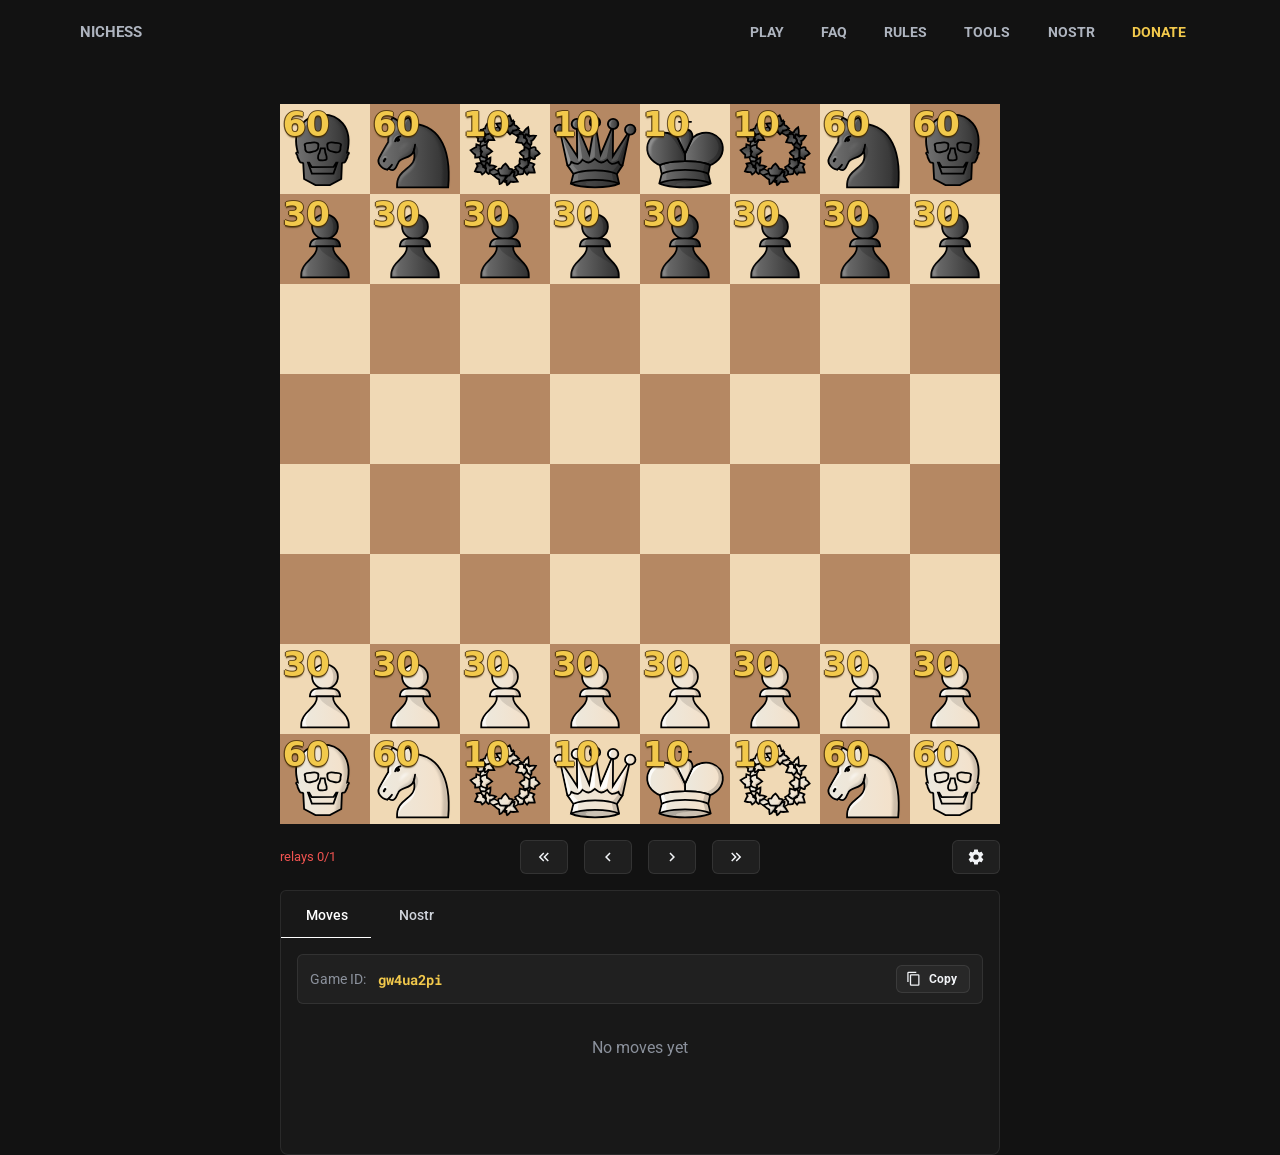
<file: nostr.html>
<!DOCTYPE html><html lang="en"><head>
    <link rel="preconnect" href="https://fonts.gstatic.com/" crossorigin="anonymous">
    <link rel="stylesheet" as="style" onload="this.rel='stylesheet'" href="https://fonts.googleapis.com/css2?family=Roboto:wght@400;500;700&amp;family=Roboto Mono:wght@400;700&amp;display=swap">

    <meta charset="UTF-8">
    <link rel="icon" href="/favicon.ico">
    <meta name="viewport" content="width=device-width, initial-scale=1.0">
    <meta name="theme-color" content="#1a1a2e">
    <meta name="description" content="Play Nichess peer-to-peer over the Nostr protocol.">
    <meta property="og:title" content="Nostr">
    <meta property="og:description" content="A game like chess where pieces have special abilities and health points.">
    <meta property="og:type" content="website">
    <meta property="og:url" content="https://www.nichess.org/nostr">
    <meta property="og:image" content="https://www.nichess.org/pwa-512x512.png">
    <link rel="apple-touch-icon" href="/apple-touch-icon-180x180.png" sizes="180x180">
    <title>Nostr</title>
    <script type="module" crossorigin="" src="/assets/index-DMmiQFEL.js"></script>
    <link rel="stylesheet" crossorigin="" href="/assets/index-BHLRnv3j.css">
  <link rel="manifest" href="/manifest.webmanifest"><style id="vuetify-theme-stylesheet">:root {
      color-scheme: dark;
    }
    :root {
      --v-theme-background: 18,18,18;
      --v-theme-background-overlay-multiplier: 1;
      --v-theme-surface: 33,33,33;
      --v-theme-surface-overlay-multiplier: 1;
      --v-theme-surface-bright: 241,243,246;
      --v-theme-surface-bright-overlay-multiplier: 2;
      --v-theme-surface-light: 66,66,66;
      --v-theme-surface-light-overlay-multiplier: 1;
      --v-theme-surface-variant: 200,200,200;
      --v-theme-surface-variant-overlay-multiplier: 2;
      --v-theme-on-surface-variant: 0,0,0;
      --v-theme-primary: 139,181,255;
      --v-theme-primary-overlay-multiplier: 2;
      --v-theme-primary-darken-1: 39,124,193;
      --v-theme-primary-darken-1-overlay-multiplier: 2;
      --v-theme-secondary: 84,182,178;
      --v-theme-secondary-overlay-multiplier: 2;
      --v-theme-secondary-darken-1: 72,169,166;
      --v-theme-secondary-darken-1-overlay-multiplier: 2;
      --v-theme-error: 239,83,80;
      --v-theme-error-overlay-multiplier: 2;
      --v-theme-info: 139,181,255;
      --v-theme-info-overlay-multiplier: 2;
      --v-theme-success: 102,187,106;
      --v-theme-success-overlay-multiplier: 2;
      --v-theme-warning: 255,183,77;
      --v-theme-warning-overlay-multiplier: 2;
      --v-theme-on-background: 255,255,255;
      --v-theme-on-surface: 255,255,255;
      --v-theme-on-surface-bright: 0,0,0;
      --v-theme-on-surface-light: 255,255,255;
      --v-theme-on-primary: 0,0,0;
      --v-theme-on-primary-darken-1: 255,255,255;
      --v-theme-on-secondary: 255,255,255;
      --v-theme-on-secondary-darken-1: 255,255,255;
      --v-theme-on-error: 255,255,255;
      --v-theme-on-info: 0,0,0;
      --v-theme-on-success: 255,255,255;
      --v-theme-on-warning: 0,0,0;
      --v-border-color: 255, 255, 255;
      --v-border-opacity: 0.12;
      --v-high-emphasis-opacity: 1;
      --v-medium-emphasis-opacity: 0.7;
      --v-disabled-opacity: 0.5;
      --v-idle-opacity: 0.1;
      --v-hover-opacity: 0.04;
      --v-focus-opacity: 0.12;
      --v-selected-opacity: 0.08;
      --v-activated-opacity: 0.12;
      --v-pressed-opacity: 0.16;
      --v-dragged-opacity: 0.08;
      --v-theme-kbd: 66, 66, 66;
      --v-theme-on-kbd: 255, 255, 255;
      --v-theme-code: 52, 52, 52;
      --v-theme-on-code: 204, 204, 204;
    }
    .v-theme--light {
      color-scheme: normal;
      --v-theme-background: 255,255,255;
      --v-theme-background-overlay-multiplier: 1;
      --v-theme-surface: 255,255,255;
      --v-theme-surface-overlay-multiplier: 1;
      --v-theme-surface-bright: 255,255,255;
      --v-theme-surface-bright-overlay-multiplier: 1;
      --v-theme-surface-light: 238,238,238;
      --v-theme-surface-light-overlay-multiplier: 1;
      --v-theme-surface-variant: 66,66,66;
      --v-theme-surface-variant-overlay-multiplier: 2;
      --v-theme-on-surface-variant: 238,238,238;
      --v-theme-primary: 24,103,192;
      --v-theme-primary-overlay-multiplier: 2;
      --v-theme-primary-darken-1: 31,85,146;
      --v-theme-primary-darken-1-overlay-multiplier: 2;
      --v-theme-secondary: 72,169,166;
      --v-theme-secondary-overlay-multiplier: 1;
      --v-theme-secondary-darken-1: 1,135,134;
      --v-theme-secondary-darken-1-overlay-multiplier: 1;
      --v-theme-error: 176,0,32;
      --v-theme-error-overlay-multiplier: 2;
      --v-theme-info: 33,150,243;
      --v-theme-info-overlay-multiplier: 1;
      --v-theme-success: 76,175,80;
      --v-theme-success-overlay-multiplier: 1;
      --v-theme-warning: 251,140,0;
      --v-theme-warning-overlay-multiplier: 1;
      --v-theme-on-background: 0,0,0;
      --v-theme-on-surface: 0,0,0;
      --v-theme-on-surface-bright: 0,0,0;
      --v-theme-on-surface-light: 0,0,0;
      --v-theme-on-primary: 255,255,255;
      --v-theme-on-primary-darken-1: 255,255,255;
      --v-theme-on-secondary: 255,255,255;
      --v-theme-on-secondary-darken-1: 255,255,255;
      --v-theme-on-error: 255,255,255;
      --v-theme-on-info: 255,255,255;
      --v-theme-on-success: 255,255,255;
      --v-theme-on-warning: 255,255,255;
      --v-border-color: 0, 0, 0;
      --v-border-opacity: 0.12;
      --v-high-emphasis-opacity: 0.87;
      --v-medium-emphasis-opacity: 0.6;
      --v-disabled-opacity: 0.38;
      --v-idle-opacity: 0.04;
      --v-hover-opacity: 0.04;
      --v-focus-opacity: 0.12;
      --v-selected-opacity: 0.08;
      --v-activated-opacity: 0.12;
      --v-pressed-opacity: 0.12;
      --v-dragged-opacity: 0.08;
      --v-theme-kbd: 238, 238, 238;
      --v-theme-on-kbd: 0, 0, 0;
      --v-theme-code: 245, 245, 245;
      --v-theme-on-code: 0, 0, 0;
    }
    .v-theme--dark {
      color-scheme: dark;
      --v-theme-background: 18,18,18;
      --v-theme-background-overlay-multiplier: 1;
      --v-theme-surface: 33,33,33;
      --v-theme-surface-overlay-multiplier: 1;
      --v-theme-surface-bright: 241,243,246;
      --v-theme-surface-bright-overlay-multiplier: 2;
      --v-theme-surface-light: 66,66,66;
      --v-theme-surface-light-overlay-multiplier: 1;
      --v-theme-surface-variant: 200,200,200;
      --v-theme-surface-variant-overlay-multiplier: 2;
      --v-theme-on-surface-variant: 0,0,0;
      --v-theme-primary: 139,181,255;
      --v-theme-primary-overlay-multiplier: 2;
      --v-theme-primary-darken-1: 39,124,193;
      --v-theme-primary-darken-1-overlay-multiplier: 2;
      --v-theme-secondary: 84,182,178;
      --v-theme-secondary-overlay-multiplier: 2;
      --v-theme-secondary-darken-1: 72,169,166;
      --v-theme-secondary-darken-1-overlay-multiplier: 2;
      --v-theme-error: 239,83,80;
      --v-theme-error-overlay-multiplier: 2;
      --v-theme-info: 139,181,255;
      --v-theme-info-overlay-multiplier: 2;
      --v-theme-success: 102,187,106;
      --v-theme-success-overlay-multiplier: 2;
      --v-theme-warning: 255,183,77;
      --v-theme-warning-overlay-multiplier: 2;
      --v-theme-on-background: 255,255,255;
      --v-theme-on-surface: 255,255,255;
      --v-theme-on-surface-bright: 0,0,0;
      --v-theme-on-surface-light: 255,255,255;
      --v-theme-on-primary: 0,0,0;
      --v-theme-on-primary-darken-1: 255,255,255;
      --v-theme-on-secondary: 255,255,255;
      --v-theme-on-secondary-darken-1: 255,255,255;
      --v-theme-on-error: 255,255,255;
      --v-theme-on-info: 0,0,0;
      --v-theme-on-success: 255,255,255;
      --v-theme-on-warning: 0,0,0;
      --v-border-color: 255, 255, 255;
      --v-border-opacity: 0.12;
      --v-high-emphasis-opacity: 1;
      --v-medium-emphasis-opacity: 0.7;
      --v-disabled-opacity: 0.5;
      --v-idle-opacity: 0.1;
      --v-hover-opacity: 0.04;
      --v-focus-opacity: 0.12;
      --v-selected-opacity: 0.08;
      --v-activated-opacity: 0.12;
      --v-pressed-opacity: 0.16;
      --v-dragged-opacity: 0.08;
      --v-theme-kbd: 66, 66, 66;
      --v-theme-on-kbd: 255, 255, 255;
      --v-theme-code: 52, 52, 52;
      --v-theme-on-code: 204, 204, 204;
    }
    .bg-background {
      --v-theme-overlay-multiplier: var(--v-theme-background-overlay-multiplier);
      background-color: rgb(var(--v-theme-background)) !important;
      color: rgb(var(--v-theme-on-background)) !important;
    }
    .bg-surface {
      --v-theme-overlay-multiplier: var(--v-theme-surface-overlay-multiplier);
      background-color: rgb(var(--v-theme-surface)) !important;
      color: rgb(var(--v-theme-on-surface)) !important;
    }
    .bg-surface-bright {
      --v-theme-overlay-multiplier: var(--v-theme-surface-bright-overlay-multiplier);
      background-color: rgb(var(--v-theme-surface-bright)) !important;
      color: rgb(var(--v-theme-on-surface-bright)) !important;
    }
    .bg-surface-light {
      --v-theme-overlay-multiplier: var(--v-theme-surface-light-overlay-multiplier);
      background-color: rgb(var(--v-theme-surface-light)) !important;
      color: rgb(var(--v-theme-on-surface-light)) !important;
    }
    .bg-surface-variant {
      --v-theme-overlay-multiplier: var(--v-theme-surface-variant-overlay-multiplier);
      background-color: rgb(var(--v-theme-surface-variant)) !important;
      color: rgb(var(--v-theme-on-surface-variant)) !important;
    }
    .bg-primary {
      --v-theme-overlay-multiplier: var(--v-theme-primary-overlay-multiplier);
      background-color: rgb(var(--v-theme-primary)) !important;
      color: rgb(var(--v-theme-on-primary)) !important;
    }
    .bg-primary-darken-1 {
      --v-theme-overlay-multiplier: var(--v-theme-primary-darken-1-overlay-multiplier);
      background-color: rgb(var(--v-theme-primary-darken-1)) !important;
      color: rgb(var(--v-theme-on-primary-darken-1)) !important;
    }
    .bg-secondary {
      --v-theme-overlay-multiplier: var(--v-theme-secondary-overlay-multiplier);
      background-color: rgb(var(--v-theme-secondary)) !important;
      color: rgb(var(--v-theme-on-secondary)) !important;
    }
    .bg-secondary-darken-1 {
      --v-theme-overlay-multiplier: var(--v-theme-secondary-darken-1-overlay-multiplier);
      background-color: rgb(var(--v-theme-secondary-darken-1)) !important;
      color: rgb(var(--v-theme-on-secondary-darken-1)) !important;
    }
    .bg-error {
      --v-theme-overlay-multiplier: var(--v-theme-error-overlay-multiplier);
      background-color: rgb(var(--v-theme-error)) !important;
      color: rgb(var(--v-theme-on-error)) !important;
    }
    .bg-info {
      --v-theme-overlay-multiplier: var(--v-theme-info-overlay-multiplier);
      background-color: rgb(var(--v-theme-info)) !important;
      color: rgb(var(--v-theme-on-info)) !important;
    }
    .bg-success {
      --v-theme-overlay-multiplier: var(--v-theme-success-overlay-multiplier);
      background-color: rgb(var(--v-theme-success)) !important;
      color: rgb(var(--v-theme-on-success)) !important;
    }
    .bg-warning {
      --v-theme-overlay-multiplier: var(--v-theme-warning-overlay-multiplier);
      background-color: rgb(var(--v-theme-warning)) !important;
      color: rgb(var(--v-theme-on-warning)) !important;
    }
    .text-background {
      color: rgb(var(--v-theme-background)) !important;
    }
    .border-background {
      --v-border-color: var(--v-theme-background);
    }
    .text-surface {
      color: rgb(var(--v-theme-surface)) !important;
    }
    .border-surface {
      --v-border-color: var(--v-theme-surface);
    }
    .text-surface-bright {
      color: rgb(var(--v-theme-surface-bright)) !important;
    }
    .border-surface-bright {
      --v-border-color: var(--v-theme-surface-bright);
    }
    .text-surface-light {
      color: rgb(var(--v-theme-surface-light)) !important;
    }
    .border-surface-light {
      --v-border-color: var(--v-theme-surface-light);
    }
    .text-surface-variant {
      color: rgb(var(--v-theme-surface-variant)) !important;
    }
    .border-surface-variant {
      --v-border-color: var(--v-theme-surface-variant);
    }
    .on-surface-variant {
      color: rgb(var(--v-theme-on-surface-variant)) !important;
    }
    .text-primary {
      color: rgb(var(--v-theme-primary)) !important;
    }
    .border-primary {
      --v-border-color: var(--v-theme-primary);
    }
    .text-primary-darken-1 {
      color: rgb(var(--v-theme-primary-darken-1)) !important;
    }
    .border-primary-darken-1 {
      --v-border-color: var(--v-theme-primary-darken-1);
    }
    .text-secondary {
      color: rgb(var(--v-theme-secondary)) !important;
    }
    .border-secondary {
      --v-border-color: var(--v-theme-secondary);
    }
    .text-secondary-darken-1 {
      color: rgb(var(--v-theme-secondary-darken-1)) !important;
    }
    .border-secondary-darken-1 {
      --v-border-color: var(--v-theme-secondary-darken-1);
    }
    .text-error {
      color: rgb(var(--v-theme-error)) !important;
    }
    .border-error {
      --v-border-color: var(--v-theme-error);
    }
    .text-info {
      color: rgb(var(--v-theme-info)) !important;
    }
    .border-info {
      --v-border-color: var(--v-theme-info);
    }
    .text-success {
      color: rgb(var(--v-theme-success)) !important;
    }
    .border-success {
      --v-border-color: var(--v-theme-success);
    }
    .text-warning {
      color: rgb(var(--v-theme-warning)) !important;
    }
    .border-warning {
      --v-border-color: var(--v-theme-warning);
    }
    .on-background {
      color: rgb(var(--v-theme-on-background)) !important;
    }
    .on-surface {
      color: rgb(var(--v-theme-on-surface)) !important;
    }
    .on-surface-bright {
      color: rgb(var(--v-theme-on-surface-bright)) !important;
    }
    .on-surface-light {
      color: rgb(var(--v-theme-on-surface-light)) !important;
    }
    .on-primary {
      color: rgb(var(--v-theme-on-primary)) !important;
    }
    .on-primary-darken-1 {
      color: rgb(var(--v-theme-on-primary-darken-1)) !important;
    }
    .on-secondary {
      color: rgb(var(--v-theme-on-secondary)) !important;
    }
    .on-secondary-darken-1 {
      color: rgb(var(--v-theme-on-secondary-darken-1)) !important;
    }
    .on-error {
      color: rgb(var(--v-theme-on-error)) !important;
    }
    .on-info {
      color: rgb(var(--v-theme-on-info)) !important;
    }
    .on-success {
      color: rgb(var(--v-theme-on-success)) !important;
    }
    .on-warning {
      color: rgb(var(--v-theme-on-warning)) !important;
    }
</style><link rel="modulepreload" as="script" crossorigin="" href="/assets/default-DZkUxN3e.js"><link rel="stylesheet" crossorigin="" href="/assets/default-vDqa__t1.css"><link rel="modulepreload" as="script" crossorigin="" href="/assets/nostr-CdVY7W_Z.js"><link rel="modulepreload" as="script" crossorigin="" href="/assets/BoardSettingsButton-hOQCM72s.js"><link rel="stylesheet" crossorigin="" href="/assets/BoardSettingsButton-Dbfk4vdh.css"><link rel="modulepreload" as="script" crossorigin="" href="/assets/VTabs-BjTl3IwP.js"><link rel="stylesheet" crossorigin="" href="/assets/VTabs-BXXBHhTq.css"><link rel="stylesheet" crossorigin="" href="/assets/nostr-DCGx8x1D.css"></head>
  <body>
    <div id="app" data-v-app=""><div data-v-db73bb10="" class="v-application v-theme--dark v-layout v-layout--full-height v-locale--is-ltr"><div class="v-application__wrap"><header data-v-db73bb10="" class="v-toolbar v-toolbar--density-default bg-transparent elevation-0 v-theme--dark v-locale--is-ltr v-app-bar site-app-bar" app="" style="top: 0px; z-index: 1006; transform: translateY(0px); position: fixed; left: 0px; width: calc(100% + 0px);"><!----><div class="v-toolbar__content" style="height: 64px;"><!----><!----><div data-v-db73bb10="" class="v-container v-locale--is-ltr nav-container d-flex align-center"><button data-v-db73bb10="" type="button" class="v-btn v-btn--icon v-theme--dark v-btn--density-default v-btn--size-default v-btn--variant-text mobile-menu-button d-sm-none v-app-bar-nav-icon" aria-expanded="false" aria-label="Open navigation"><span class="v-btn__overlay"></span><span class="v-btn__underlay"></span><!----><span class="v-btn__content" data-no-activator=""><i class="v-icon notranslate v-theme--dark v-icon--size-default" aria-hidden="true"><svg class="v-icon__svg" xmlns="http://www.w3.org/2000/svg" viewBox="0 0 24 24" role="img" aria-hidden="true"><path d="M3,6H21V8H3V6M3,11H21V13H3V11M3,16H21V18H3V16Z"></path></svg></i></span><!----><!----></button><a data-v-db73bb10="" href="/" class="brand-link">Nichess</a><div data-v-db73bb10="" class="desktop-nav d-none d-sm-flex ml-auto"><button data-v-db73bb10="" type="button" class="v-btn v-theme--dark v-btn--density-default v-btn--size-default v-btn--variant-text nav-link"><span class="v-btn__overlay"></span><span class="v-btn__underlay"></span><!----><span class="v-btn__content" data-no-activator="">Play</span><!----><!----></button><!----><!----><a data-v-db73bb10="" href="/faq" class="v-btn v-theme--dark v-btn--density-default v-btn--size-default v-btn--variant-text nav-link"><span class="v-btn__overlay"></span><span class="v-btn__underlay"></span><!----><span class="v-btn__content" data-no-activator="">FAQ</span><!----><!----></a><a data-v-db73bb10="" href="/rules" class="v-btn v-theme--dark v-btn--density-default v-btn--size-default v-btn--variant-text nav-link"><span class="v-btn__overlay"></span><span class="v-btn__underlay"></span><!----><span class="v-btn__content" data-no-activator="">Rules</span><!----><!----></a><a data-v-db73bb10="" href="/tools" class="v-btn v-theme--dark v-btn--density-default v-btn--size-default v-btn--variant-text nav-link"><span class="v-btn__overlay"></span><span class="v-btn__underlay"></span><!----><span class="v-btn__content" data-no-activator="">Tools</span><!----><!----></a><a data-v-db73bb10="" href="/nostr" class="v-btn v-theme--dark v-btn--density-default v-btn--size-default v-btn--variant-text nav-link" aria-current="page"><span class="v-btn__overlay"></span><span class="v-btn__underlay"></span><!----><span class="v-btn__content" data-no-activator="">Nostr</span><!----><!----></a><a data-v-db73bb10="" href="/donate" class="v-btn v-theme--dark v-btn--density-default v-btn--size-default v-btn--variant-text nav-link donate-link"><span class="v-btn__overlay"></span><span class="v-btn__underlay"></span><!----><span class="v-btn__content" data-no-activator="">Donate</span><!----><!----></a></div></div><!----></div><!----></header><nav class="v-navigation-drawer v-navigation-drawer--top v-navigation-drawer--temporary v-theme--dark v-navigation-drawer--mobile mobile-drawer d-sm-none" data-v-db73bb10="" style="top: 64px; z-index: 1004; transform: translateY(-256px); position: fixed; height: 256px; left: 0px; width: calc(100% + 0px);"><!----><!----><div class="v-navigation-drawer__content"><div data-v-db73bb10="" class="v-list v-theme--dark bg-transparent v-list--density-default v-list--one-line mobile-nav-list" tabindex="0" role="list"><div data-v-db73bb10="" tabindex="-2" class="v-list-item v-list-item--link v-theme--dark v-list-item--density-default v-list-item--one-line rounded-0 v-list-item--variant-text mobile-play-item" role="listitem"><span class="v-list-item__overlay"></span><span class="v-list-item__underlay"></span><!----><div class="v-list-item__content" data-no-activator=""><div class="v-list-item-title">Play</div><!----><!----></div><!----></div><a data-v-db73bb10="" href="/faq" tabindex="-2" class="v-list-item v-list-item--link v-theme--dark v-list-item--density-default v-list-item--one-line rounded-0 v-list-item--variant-text mobile-nav-item" role="link"><span class="v-list-item__overlay"></span><span class="v-list-item__underlay"></span><!----><div class="v-list-item__content" data-no-activator=""><div class="v-list-item-title">FAQ</div><!----><!----></div><!----></a><a data-v-db73bb10="" href="/rules" tabindex="-2" class="v-list-item v-list-item--link v-theme--dark v-list-item--density-default v-list-item--one-line rounded-0 v-list-item--variant-text mobile-nav-item" role="link"><span class="v-list-item__overlay"></span><span class="v-list-item__underlay"></span><!----><div class="v-list-item__content" data-no-activator=""><div class="v-list-item-title">Rules</div><!----><!----></div><!----></a><a data-v-db73bb10="" href="/tools" tabindex="-2" class="v-list-item v-list-item--link v-theme--dark v-list-item--density-default v-list-item--one-line rounded-0 v-list-item--variant-text mobile-nav-item" role="link"><span class="v-list-item__overlay"></span><span class="v-list-item__underlay"></span><!----><div class="v-list-item__content" data-no-activator=""><div class="v-list-item-title">Tools</div><!----><!----></div><!----></a><a data-v-db73bb10="" href="/nostr" tabindex="-2" class="v-list-item v-list-item--link v-theme--dark v-list-item--density-default v-list-item--one-line rounded-0 v-list-item--variant-text mobile-nav-item" role="link" aria-current="page"><span class="v-list-item__overlay"></span><span class="v-list-item__underlay"></span><!----><div class="v-list-item__content" data-no-activator=""><div class="v-list-item-title">Nostr</div><!----><!----></div><!----></a><a data-v-db73bb10="" href="/donate" tabindex="-2" class="v-list-item v-list-item--link v-theme--dark v-list-item--density-default v-list-item--one-line rounded-0 v-list-item--variant-text mobile-nav-item mobile-donate-item" role="link"><span class="v-list-item__overlay"></span><span class="v-list-item__underlay"></span><!----><div class="v-list-item__content" data-no-activator=""><div class="v-list-item-title">Donate</div><!----><!----></div><!----></a></div></div><!----></nav><!----><main data-v-db73bb10="" class="v-main" style="--v-layout-left: 0px; --v-layout-right: 0px; --v-layout-top: 64px; --v-layout-bottom: 0px;"><div data-v-1d29c8cf="" class="v-container v-locale--is-ltr pa-0 board-column" style="max-width: var(--board-column-width);"><div data-v-1d29c8cf="" class="game-result-slot" aria-live="polite"><!----></div><section data-v-1d29c8cf="" class="main-wrap"><div class="main-board"><!----><div class="cg-wrap orientation-white manipulable"><cg-container style="width: 480px; height: 480px;"><cg-board style="font-size: 24px;"><piece class="white rook" style="transform: translate(0px, 420px);"><div class="cg-health-points" style="position: absolute; box-sizing: border-box; display: block; border: 0px; background: transparent; font-family: system-ui, -apple-system, BlinkMacSystemFont, &quot;Segoe UI&quot;, sans-serif; font-variant-numeric: tabular-nums; line-height: 1; letter-spacing: 0px; text-align: center; box-shadow: none; pointer-events: none; left: 3%; top: 4%; color: rgb(242, 201, 76); font-size: 0.94em; font-weight: 900; text-shadow: rgba(70, 45, 0, 0.76) 0px -0.032em 0px, rgba(70, 45, 0, 0.76) -0.032em 0px 0px, rgba(70, 45, 0, 0.76) 0.032em 0px 0px, rgba(70, 45, 0, 0.76) 0px 0.032em 0px, rgba(65, 42, 0, 0.68) 0px 0.052em 0.038em; -webkit-font-smoothing: antialiased;">60</div></piece><piece class="white knight" style="transform: translate(60px, 420px);"><div class="cg-health-points" style="position: absolute; box-sizing: border-box; display: block; border: 0px; background: transparent; font-family: system-ui, -apple-system, BlinkMacSystemFont, &quot;Segoe UI&quot;, sans-serif; font-variant-numeric: tabular-nums; line-height: 1; letter-spacing: 0px; text-align: center; box-shadow: none; pointer-events: none; left: 3%; top: 4%; color: rgb(242, 201, 76); font-size: 0.94em; font-weight: 900; text-shadow: rgba(70, 45, 0, 0.76) 0px -0.032em 0px, rgba(70, 45, 0, 0.76) -0.032em 0px 0px, rgba(70, 45, 0, 0.76) 0.032em 0px 0px, rgba(70, 45, 0, 0.76) 0px 0.032em 0px, rgba(65, 42, 0, 0.68) 0px 0.052em 0.038em; -webkit-font-smoothing: antialiased;">60</div></piece><piece class="white bishop" style="transform: translate(120px, 420px);"><div class="cg-health-points" style="position: absolute; box-sizing: border-box; display: block; border: 0px; background: transparent; font-family: system-ui, -apple-system, BlinkMacSystemFont, &quot;Segoe UI&quot;, sans-serif; font-variant-numeric: tabular-nums; line-height: 1; letter-spacing: 0px; text-align: center; box-shadow: none; pointer-events: none; left: 3%; top: 4%; color: rgb(242, 201, 76); font-size: 0.94em; font-weight: 900; text-shadow: rgba(70, 45, 0, 0.76) 0px -0.032em 0px, rgba(70, 45, 0, 0.76) -0.032em 0px 0px, rgba(70, 45, 0, 0.76) 0.032em 0px 0px, rgba(70, 45, 0, 0.76) 0px 0.032em 0px, rgba(65, 42, 0, 0.68) 0px 0.052em 0.038em; -webkit-font-smoothing: antialiased;">10</div></piece><piece class="white queen" style="transform: translate(180px, 420px);"><div class="cg-health-points" style="position: absolute; box-sizing: border-box; display: block; border: 0px; background: transparent; font-family: system-ui, -apple-system, BlinkMacSystemFont, &quot;Segoe UI&quot;, sans-serif; font-variant-numeric: tabular-nums; line-height: 1; letter-spacing: 0px; text-align: center; box-shadow: none; pointer-events: none; left: 3%; top: 4%; color: rgb(242, 201, 76); font-size: 0.94em; font-weight: 900; text-shadow: rgba(70, 45, 0, 0.76) 0px -0.032em 0px, rgba(70, 45, 0, 0.76) -0.032em 0px 0px, rgba(70, 45, 0, 0.76) 0.032em 0px 0px, rgba(70, 45, 0, 0.76) 0px 0.032em 0px, rgba(65, 42, 0, 0.68) 0px 0.052em 0.038em; -webkit-font-smoothing: antialiased;">10</div></piece><piece class="white king" style="transform: translate(240px, 420px);"><div class="cg-health-points" style="position: absolute; box-sizing: border-box; display: block; border: 0px; background: transparent; font-family: system-ui, -apple-system, BlinkMacSystemFont, &quot;Segoe UI&quot;, sans-serif; font-variant-numeric: tabular-nums; line-height: 1; letter-spacing: 0px; text-align: center; box-shadow: none; pointer-events: none; left: 3%; top: 4%; color: rgb(242, 201, 76); font-size: 0.94em; font-weight: 900; text-shadow: rgba(70, 45, 0, 0.76) 0px -0.032em 0px, rgba(70, 45, 0, 0.76) -0.032em 0px 0px, rgba(70, 45, 0, 0.76) 0.032em 0px 0px, rgba(70, 45, 0, 0.76) 0px 0.032em 0px, rgba(65, 42, 0, 0.68) 0px 0.052em 0.038em; -webkit-font-smoothing: antialiased;">10</div></piece><piece class="white bishop" style="transform: translate(300px, 420px);"><div class="cg-health-points" style="position: absolute; box-sizing: border-box; display: block; border: 0px; background: transparent; font-family: system-ui, -apple-system, BlinkMacSystemFont, &quot;Segoe UI&quot;, sans-serif; font-variant-numeric: tabular-nums; line-height: 1; letter-spacing: 0px; text-align: center; box-shadow: none; pointer-events: none; left: 3%; top: 4%; color: rgb(242, 201, 76); font-size: 0.94em; font-weight: 900; text-shadow: rgba(70, 45, 0, 0.76) 0px -0.032em 0px, rgba(70, 45, 0, 0.76) -0.032em 0px 0px, rgba(70, 45, 0, 0.76) 0.032em 0px 0px, rgba(70, 45, 0, 0.76) 0px 0.032em 0px, rgba(65, 42, 0, 0.68) 0px 0.052em 0.038em; -webkit-font-smoothing: antialiased;">10</div></piece><piece class="white knight" style="transform: translate(360px, 420px);"><div class="cg-health-points" style="position: absolute; box-sizing: border-box; display: block; border: 0px; background: transparent; font-family: system-ui, -apple-system, BlinkMacSystemFont, &quot;Segoe UI&quot;, sans-serif; font-variant-numeric: tabular-nums; line-height: 1; letter-spacing: 0px; text-align: center; box-shadow: none; pointer-events: none; left: 3%; top: 4%; color: rgb(242, 201, 76); font-size: 0.94em; font-weight: 900; text-shadow: rgba(70, 45, 0, 0.76) 0px -0.032em 0px, rgba(70, 45, 0, 0.76) -0.032em 0px 0px, rgba(70, 45, 0, 0.76) 0.032em 0px 0px, rgba(70, 45, 0, 0.76) 0px 0.032em 0px, rgba(65, 42, 0, 0.68) 0px 0.052em 0.038em; -webkit-font-smoothing: antialiased;">60</div></piece><piece class="white rook" style="transform: translate(420px, 420px);"><div class="cg-health-points" style="position: absolute; box-sizing: border-box; display: block; border: 0px; background: transparent; font-family: system-ui, -apple-system, BlinkMacSystemFont, &quot;Segoe UI&quot;, sans-serif; font-variant-numeric: tabular-nums; line-height: 1; letter-spacing: 0px; text-align: center; box-shadow: none; pointer-events: none; left: 3%; top: 4%; color: rgb(242, 201, 76); font-size: 0.94em; font-weight: 900; text-shadow: rgba(70, 45, 0, 0.76) 0px -0.032em 0px, rgba(70, 45, 0, 0.76) -0.032em 0px 0px, rgba(70, 45, 0, 0.76) 0.032em 0px 0px, rgba(70, 45, 0, 0.76) 0px 0.032em 0px, rgba(65, 42, 0, 0.68) 0px 0.052em 0.038em; -webkit-font-smoothing: antialiased;">60</div></piece><piece class="white pawn" style="transform: translate(0px, 360px);"><div class="cg-health-points" style="position: absolute; box-sizing: border-box; display: block; border: 0px; background: transparent; font-family: system-ui, -apple-system, BlinkMacSystemFont, &quot;Segoe UI&quot;, sans-serif; font-variant-numeric: tabular-nums; line-height: 1; letter-spacing: 0px; text-align: center; box-shadow: none; pointer-events: none; left: 3%; top: 4%; color: rgb(242, 201, 76); font-size: 0.94em; font-weight: 900; text-shadow: rgba(70, 45, 0, 0.76) 0px -0.032em 0px, rgba(70, 45, 0, 0.76) -0.032em 0px 0px, rgba(70, 45, 0, 0.76) 0.032em 0px 0px, rgba(70, 45, 0, 0.76) 0px 0.032em 0px, rgba(65, 42, 0, 0.68) 0px 0.052em 0.038em; -webkit-font-smoothing: antialiased;">30</div></piece><piece class="white pawn" style="transform: translate(60px, 360px);"><div class="cg-health-points" style="position: absolute; box-sizing: border-box; display: block; border: 0px; background: transparent; font-family: system-ui, -apple-system, BlinkMacSystemFont, &quot;Segoe UI&quot;, sans-serif; font-variant-numeric: tabular-nums; line-height: 1; letter-spacing: 0px; text-align: center; box-shadow: none; pointer-events: none; left: 3%; top: 4%; color: rgb(242, 201, 76); font-size: 0.94em; font-weight: 900; text-shadow: rgba(70, 45, 0, 0.76) 0px -0.032em 0px, rgba(70, 45, 0, 0.76) -0.032em 0px 0px, rgba(70, 45, 0, 0.76) 0.032em 0px 0px, rgba(70, 45, 0, 0.76) 0px 0.032em 0px, rgba(65, 42, 0, 0.68) 0px 0.052em 0.038em; -webkit-font-smoothing: antialiased;">30</div></piece><piece class="white pawn" style="transform: translate(120px, 360px);"><div class="cg-health-points" style="position: absolute; box-sizing: border-box; display: block; border: 0px; background: transparent; font-family: system-ui, -apple-system, BlinkMacSystemFont, &quot;Segoe UI&quot;, sans-serif; font-variant-numeric: tabular-nums; line-height: 1; letter-spacing: 0px; text-align: center; box-shadow: none; pointer-events: none; left: 3%; top: 4%; color: rgb(242, 201, 76); font-size: 0.94em; font-weight: 900; text-shadow: rgba(70, 45, 0, 0.76) 0px -0.032em 0px, rgba(70, 45, 0, 0.76) -0.032em 0px 0px, rgba(70, 45, 0, 0.76) 0.032em 0px 0px, rgba(70, 45, 0, 0.76) 0px 0.032em 0px, rgba(65, 42, 0, 0.68) 0px 0.052em 0.038em; -webkit-font-smoothing: antialiased;">30</div></piece><piece class="white pawn" style="transform: translate(180px, 360px);"><div class="cg-health-points" style="position: absolute; box-sizing: border-box; display: block; border: 0px; background: transparent; font-family: system-ui, -apple-system, BlinkMacSystemFont, &quot;Segoe UI&quot;, sans-serif; font-variant-numeric: tabular-nums; line-height: 1; letter-spacing: 0px; text-align: center; box-shadow: none; pointer-events: none; left: 3%; top: 4%; color: rgb(242, 201, 76); font-size: 0.94em; font-weight: 900; text-shadow: rgba(70, 45, 0, 0.76) 0px -0.032em 0px, rgba(70, 45, 0, 0.76) -0.032em 0px 0px, rgba(70, 45, 0, 0.76) 0.032em 0px 0px, rgba(70, 45, 0, 0.76) 0px 0.032em 0px, rgba(65, 42, 0, 0.68) 0px 0.052em 0.038em; -webkit-font-smoothing: antialiased;">30</div></piece><piece class="white pawn" style="transform: translate(240px, 360px);"><div class="cg-health-points" style="position: absolute; box-sizing: border-box; display: block; border: 0px; background: transparent; font-family: system-ui, -apple-system, BlinkMacSystemFont, &quot;Segoe UI&quot;, sans-serif; font-variant-numeric: tabular-nums; line-height: 1; letter-spacing: 0px; text-align: center; box-shadow: none; pointer-events: none; left: 3%; top: 4%; color: rgb(242, 201, 76); font-size: 0.94em; font-weight: 900; text-shadow: rgba(70, 45, 0, 0.76) 0px -0.032em 0px, rgba(70, 45, 0, 0.76) -0.032em 0px 0px, rgba(70, 45, 0, 0.76) 0.032em 0px 0px, rgba(70, 45, 0, 0.76) 0px 0.032em 0px, rgba(65, 42, 0, 0.68) 0px 0.052em 0.038em; -webkit-font-smoothing: antialiased;">30</div></piece><piece class="white pawn" style="transform: translate(300px, 360px);"><div class="cg-health-points" style="position: absolute; box-sizing: border-box; display: block; border: 0px; background: transparent; font-family: system-ui, -apple-system, BlinkMacSystemFont, &quot;Segoe UI&quot;, sans-serif; font-variant-numeric: tabular-nums; line-height: 1; letter-spacing: 0px; text-align: center; box-shadow: none; pointer-events: none; left: 3%; top: 4%; color: rgb(242, 201, 76); font-size: 0.94em; font-weight: 900; text-shadow: rgba(70, 45, 0, 0.76) 0px -0.032em 0px, rgba(70, 45, 0, 0.76) -0.032em 0px 0px, rgba(70, 45, 0, 0.76) 0.032em 0px 0px, rgba(70, 45, 0, 0.76) 0px 0.032em 0px, rgba(65, 42, 0, 0.68) 0px 0.052em 0.038em; -webkit-font-smoothing: antialiased;">30</div></piece><piece class="white pawn" style="transform: translate(360px, 360px);"><div class="cg-health-points" style="position: absolute; box-sizing: border-box; display: block; border: 0px; background: transparent; font-family: system-ui, -apple-system, BlinkMacSystemFont, &quot;Segoe UI&quot;, sans-serif; font-variant-numeric: tabular-nums; line-height: 1; letter-spacing: 0px; text-align: center; box-shadow: none; pointer-events: none; left: 3%; top: 4%; color: rgb(242, 201, 76); font-size: 0.94em; font-weight: 900; text-shadow: rgba(70, 45, 0, 0.76) 0px -0.032em 0px, rgba(70, 45, 0, 0.76) -0.032em 0px 0px, rgba(70, 45, 0, 0.76) 0.032em 0px 0px, rgba(70, 45, 0, 0.76) 0px 0.032em 0px, rgba(65, 42, 0, 0.68) 0px 0.052em 0.038em; -webkit-font-smoothing: antialiased;">30</div></piece><piece class="white pawn" style="transform: translate(420px, 360px);"><div class="cg-health-points" style="position: absolute; box-sizing: border-box; display: block; border: 0px; background: transparent; font-family: system-ui, -apple-system, BlinkMacSystemFont, &quot;Segoe UI&quot;, sans-serif; font-variant-numeric: tabular-nums; line-height: 1; letter-spacing: 0px; text-align: center; box-shadow: none; pointer-events: none; left: 3%; top: 4%; color: rgb(242, 201, 76); font-size: 0.94em; font-weight: 900; text-shadow: rgba(70, 45, 0, 0.76) 0px -0.032em 0px, rgba(70, 45, 0, 0.76) -0.032em 0px 0px, rgba(70, 45, 0, 0.76) 0.032em 0px 0px, rgba(70, 45, 0, 0.76) 0px 0.032em 0px, rgba(65, 42, 0, 0.68) 0px 0.052em 0.038em; -webkit-font-smoothing: antialiased;">30</div></piece><piece class="black pawn" style="transform: translate(0px, 60px);"><div class="cg-health-points" style="position: absolute; box-sizing: border-box; display: block; border: 0px; background: transparent; font-family: system-ui, -apple-system, BlinkMacSystemFont, &quot;Segoe UI&quot;, sans-serif; font-variant-numeric: tabular-nums; line-height: 1; letter-spacing: 0px; text-align: center; box-shadow: none; pointer-events: none; left: 3%; top: 4%; color: rgb(242, 201, 76); font-size: 0.94em; font-weight: 900; text-shadow: rgba(70, 45, 0, 0.76) 0px -0.032em 0px, rgba(70, 45, 0, 0.76) -0.032em 0px 0px, rgba(70, 45, 0, 0.76) 0.032em 0px 0px, rgba(70, 45, 0, 0.76) 0px 0.032em 0px, rgba(65, 42, 0, 0.68) 0px 0.052em 0.038em; -webkit-font-smoothing: antialiased;">30</div></piece><piece class="black pawn" style="transform: translate(60px, 60px);"><div class="cg-health-points" style="position: absolute; box-sizing: border-box; display: block; border: 0px; background: transparent; font-family: system-ui, -apple-system, BlinkMacSystemFont, &quot;Segoe UI&quot;, sans-serif; font-variant-numeric: tabular-nums; line-height: 1; letter-spacing: 0px; text-align: center; box-shadow: none; pointer-events: none; left: 3%; top: 4%; color: rgb(242, 201, 76); font-size: 0.94em; font-weight: 900; text-shadow: rgba(70, 45, 0, 0.76) 0px -0.032em 0px, rgba(70, 45, 0, 0.76) -0.032em 0px 0px, rgba(70, 45, 0, 0.76) 0.032em 0px 0px, rgba(70, 45, 0, 0.76) 0px 0.032em 0px, rgba(65, 42, 0, 0.68) 0px 0.052em 0.038em; -webkit-font-smoothing: antialiased;">30</div></piece><piece class="black pawn" style="transform: translate(120px, 60px);"><div class="cg-health-points" style="position: absolute; box-sizing: border-box; display: block; border: 0px; background: transparent; font-family: system-ui, -apple-system, BlinkMacSystemFont, &quot;Segoe UI&quot;, sans-serif; font-variant-numeric: tabular-nums; line-height: 1; letter-spacing: 0px; text-align: center; box-shadow: none; pointer-events: none; left: 3%; top: 4%; color: rgb(242, 201, 76); font-size: 0.94em; font-weight: 900; text-shadow: rgba(70, 45, 0, 0.76) 0px -0.032em 0px, rgba(70, 45, 0, 0.76) -0.032em 0px 0px, rgba(70, 45, 0, 0.76) 0.032em 0px 0px, rgba(70, 45, 0, 0.76) 0px 0.032em 0px, rgba(65, 42, 0, 0.68) 0px 0.052em 0.038em; -webkit-font-smoothing: antialiased;">30</div></piece><piece class="black pawn" style="transform: translate(180px, 60px);"><div class="cg-health-points" style="position: absolute; box-sizing: border-box; display: block; border: 0px; background: transparent; font-family: system-ui, -apple-system, BlinkMacSystemFont, &quot;Segoe UI&quot;, sans-serif; font-variant-numeric: tabular-nums; line-height: 1; letter-spacing: 0px; text-align: center; box-shadow: none; pointer-events: none; left: 3%; top: 4%; color: rgb(242, 201, 76); font-size: 0.94em; font-weight: 900; text-shadow: rgba(70, 45, 0, 0.76) 0px -0.032em 0px, rgba(70, 45, 0, 0.76) -0.032em 0px 0px, rgba(70, 45, 0, 0.76) 0.032em 0px 0px, rgba(70, 45, 0, 0.76) 0px 0.032em 0px, rgba(65, 42, 0, 0.68) 0px 0.052em 0.038em; -webkit-font-smoothing: antialiased;">30</div></piece><piece class="black pawn" style="transform: translate(240px, 60px);"><div class="cg-health-points" style="position: absolute; box-sizing: border-box; display: block; border: 0px; background: transparent; font-family: system-ui, -apple-system, BlinkMacSystemFont, &quot;Segoe UI&quot;, sans-serif; font-variant-numeric: tabular-nums; line-height: 1; letter-spacing: 0px; text-align: center; box-shadow: none; pointer-events: none; left: 3%; top: 4%; color: rgb(242, 201, 76); font-size: 0.94em; font-weight: 900; text-shadow: rgba(70, 45, 0, 0.76) 0px -0.032em 0px, rgba(70, 45, 0, 0.76) -0.032em 0px 0px, rgba(70, 45, 0, 0.76) 0.032em 0px 0px, rgba(70, 45, 0, 0.76) 0px 0.032em 0px, rgba(65, 42, 0, 0.68) 0px 0.052em 0.038em; -webkit-font-smoothing: antialiased;">30</div></piece><piece class="black pawn" style="transform: translate(300px, 60px);"><div class="cg-health-points" style="position: absolute; box-sizing: border-box; display: block; border: 0px; background: transparent; font-family: system-ui, -apple-system, BlinkMacSystemFont, &quot;Segoe UI&quot;, sans-serif; font-variant-numeric: tabular-nums; line-height: 1; letter-spacing: 0px; text-align: center; box-shadow: none; pointer-events: none; left: 3%; top: 4%; color: rgb(242, 201, 76); font-size: 0.94em; font-weight: 900; text-shadow: rgba(70, 45, 0, 0.76) 0px -0.032em 0px, rgba(70, 45, 0, 0.76) -0.032em 0px 0px, rgba(70, 45, 0, 0.76) 0.032em 0px 0px, rgba(70, 45, 0, 0.76) 0px 0.032em 0px, rgba(65, 42, 0, 0.68) 0px 0.052em 0.038em; -webkit-font-smoothing: antialiased;">30</div></piece><piece class="black pawn" style="transform: translate(360px, 60px);"><div class="cg-health-points" style="position: absolute; box-sizing: border-box; display: block; border: 0px; background: transparent; font-family: system-ui, -apple-system, BlinkMacSystemFont, &quot;Segoe UI&quot;, sans-serif; font-variant-numeric: tabular-nums; line-height: 1; letter-spacing: 0px; text-align: center; box-shadow: none; pointer-events: none; left: 3%; top: 4%; color: rgb(242, 201, 76); font-size: 0.94em; font-weight: 900; text-shadow: rgba(70, 45, 0, 0.76) 0px -0.032em 0px, rgba(70, 45, 0, 0.76) -0.032em 0px 0px, rgba(70, 45, 0, 0.76) 0.032em 0px 0px, rgba(70, 45, 0, 0.76) 0px 0.032em 0px, rgba(65, 42, 0, 0.68) 0px 0.052em 0.038em; -webkit-font-smoothing: antialiased;">30</div></piece><piece class="black pawn" style="transform: translate(420px, 60px);"><div class="cg-health-points" style="position: absolute; box-sizing: border-box; display: block; border: 0px; background: transparent; font-family: system-ui, -apple-system, BlinkMacSystemFont, &quot;Segoe UI&quot;, sans-serif; font-variant-numeric: tabular-nums; line-height: 1; letter-spacing: 0px; text-align: center; box-shadow: none; pointer-events: none; left: 3%; top: 4%; color: rgb(242, 201, 76); font-size: 0.94em; font-weight: 900; text-shadow: rgba(70, 45, 0, 0.76) 0px -0.032em 0px, rgba(70, 45, 0, 0.76) -0.032em 0px 0px, rgba(70, 45, 0, 0.76) 0.032em 0px 0px, rgba(70, 45, 0, 0.76) 0px 0.032em 0px, rgba(65, 42, 0, 0.68) 0px 0.052em 0.038em; -webkit-font-smoothing: antialiased;">30</div></piece><piece class="black rook" style="transform: translate(0px, 0px);"><div class="cg-health-points" style="position: absolute; box-sizing: border-box; display: block; border: 0px; background: transparent; font-family: system-ui, -apple-system, BlinkMacSystemFont, &quot;Segoe UI&quot;, sans-serif; font-variant-numeric: tabular-nums; line-height: 1; letter-spacing: 0px; text-align: center; box-shadow: none; pointer-events: none; left: 3%; top: 4%; color: rgb(242, 201, 76); font-size: 0.94em; font-weight: 900; text-shadow: rgba(70, 45, 0, 0.76) 0px -0.032em 0px, rgba(70, 45, 0, 0.76) -0.032em 0px 0px, rgba(70, 45, 0, 0.76) 0.032em 0px 0px, rgba(70, 45, 0, 0.76) 0px 0.032em 0px, rgba(65, 42, 0, 0.68) 0px 0.052em 0.038em; -webkit-font-smoothing: antialiased;">60</div></piece><piece class="black knight" style="transform: translate(60px, 0px);"><div class="cg-health-points" style="position: absolute; box-sizing: border-box; display: block; border: 0px; background: transparent; font-family: system-ui, -apple-system, BlinkMacSystemFont, &quot;Segoe UI&quot;, sans-serif; font-variant-numeric: tabular-nums; line-height: 1; letter-spacing: 0px; text-align: center; box-shadow: none; pointer-events: none; left: 3%; top: 4%; color: rgb(242, 201, 76); font-size: 0.94em; font-weight: 900; text-shadow: rgba(70, 45, 0, 0.76) 0px -0.032em 0px, rgba(70, 45, 0, 0.76) -0.032em 0px 0px, rgba(70, 45, 0, 0.76) 0.032em 0px 0px, rgba(70, 45, 0, 0.76) 0px 0.032em 0px, rgba(65, 42, 0, 0.68) 0px 0.052em 0.038em; -webkit-font-smoothing: antialiased;">60</div></piece><piece class="black bishop" style="transform: translate(120px, 0px);"><div class="cg-health-points" style="position: absolute; box-sizing: border-box; display: block; border: 0px; background: transparent; font-family: system-ui, -apple-system, BlinkMacSystemFont, &quot;Segoe UI&quot;, sans-serif; font-variant-numeric: tabular-nums; line-height: 1; letter-spacing: 0px; text-align: center; box-shadow: none; pointer-events: none; left: 3%; top: 4%; color: rgb(242, 201, 76); font-size: 0.94em; font-weight: 900; text-shadow: rgba(70, 45, 0, 0.76) 0px -0.032em 0px, rgba(70, 45, 0, 0.76) -0.032em 0px 0px, rgba(70, 45, 0, 0.76) 0.032em 0px 0px, rgba(70, 45, 0, 0.76) 0px 0.032em 0px, rgba(65, 42, 0, 0.68) 0px 0.052em 0.038em; -webkit-font-smoothing: antialiased;">10</div></piece><piece class="black queen" style="transform: translate(180px, 0px);"><div class="cg-health-points" style="position: absolute; box-sizing: border-box; display: block; border: 0px; background: transparent; font-family: system-ui, -apple-system, BlinkMacSystemFont, &quot;Segoe UI&quot;, sans-serif; font-variant-numeric: tabular-nums; line-height: 1; letter-spacing: 0px; text-align: center; box-shadow: none; pointer-events: none; left: 3%; top: 4%; color: rgb(242, 201, 76); font-size: 0.94em; font-weight: 900; text-shadow: rgba(70, 45, 0, 0.76) 0px -0.032em 0px, rgba(70, 45, 0, 0.76) -0.032em 0px 0px, rgba(70, 45, 0, 0.76) 0.032em 0px 0px, rgba(70, 45, 0, 0.76) 0px 0.032em 0px, rgba(65, 42, 0, 0.68) 0px 0.052em 0.038em; -webkit-font-smoothing: antialiased;">10</div></piece><piece class="black king" style="transform: translate(240px, 0px);"><div class="cg-health-points" style="position: absolute; box-sizing: border-box; display: block; border: 0px; background: transparent; font-family: system-ui, -apple-system, BlinkMacSystemFont, &quot;Segoe UI&quot;, sans-serif; font-variant-numeric: tabular-nums; line-height: 1; letter-spacing: 0px; text-align: center; box-shadow: none; pointer-events: none; left: 3%; top: 4%; color: rgb(242, 201, 76); font-size: 0.94em; font-weight: 900; text-shadow: rgba(70, 45, 0, 0.76) 0px -0.032em 0px, rgba(70, 45, 0, 0.76) -0.032em 0px 0px, rgba(70, 45, 0, 0.76) 0.032em 0px 0px, rgba(70, 45, 0, 0.76) 0px 0.032em 0px, rgba(65, 42, 0, 0.68) 0px 0.052em 0.038em; -webkit-font-smoothing: antialiased;">10</div></piece><piece class="black bishop" style="transform: translate(300px, 0px);"><div class="cg-health-points" style="position: absolute; box-sizing: border-box; display: block; border: 0px; background: transparent; font-family: system-ui, -apple-system, BlinkMacSystemFont, &quot;Segoe UI&quot;, sans-serif; font-variant-numeric: tabular-nums; line-height: 1; letter-spacing: 0px; text-align: center; box-shadow: none; pointer-events: none; left: 3%; top: 4%; color: rgb(242, 201, 76); font-size: 0.94em; font-weight: 900; text-shadow: rgba(70, 45, 0, 0.76) 0px -0.032em 0px, rgba(70, 45, 0, 0.76) -0.032em 0px 0px, rgba(70, 45, 0, 0.76) 0.032em 0px 0px, rgba(70, 45, 0, 0.76) 0px 0.032em 0px, rgba(65, 42, 0, 0.68) 0px 0.052em 0.038em; -webkit-font-smoothing: antialiased;">10</div></piece><piece class="black knight" style="transform: translate(360px, 0px);"><div class="cg-health-points" style="position: absolute; box-sizing: border-box; display: block; border: 0px; background: transparent; font-family: system-ui, -apple-system, BlinkMacSystemFont, &quot;Segoe UI&quot;, sans-serif; font-variant-numeric: tabular-nums; line-height: 1; letter-spacing: 0px; text-align: center; box-shadow: none; pointer-events: none; left: 3%; top: 4%; color: rgb(242, 201, 76); font-size: 0.94em; font-weight: 900; text-shadow: rgba(70, 45, 0, 0.76) 0px -0.032em 0px, rgba(70, 45, 0, 0.76) -0.032em 0px 0px, rgba(70, 45, 0, 0.76) 0.032em 0px 0px, rgba(70, 45, 0, 0.76) 0px 0.032em 0px, rgba(65, 42, 0, 0.68) 0px 0.052em 0.038em; -webkit-font-smoothing: antialiased;">60</div></piece><piece class="black rook" style="transform: translate(420px, 0px);"><div class="cg-health-points" style="position: absolute; box-sizing: border-box; display: block; border: 0px; background: transparent; font-family: system-ui, -apple-system, BlinkMacSystemFont, &quot;Segoe UI&quot;, sans-serif; font-variant-numeric: tabular-nums; line-height: 1; letter-spacing: 0px; text-align: center; box-shadow: none; pointer-events: none; left: 3%; top: 4%; color: rgb(242, 201, 76); font-size: 0.94em; font-weight: 900; text-shadow: rgba(70, 45, 0, 0.76) 0px -0.032em 0px, rgba(70, 45, 0, 0.76) -0.032em 0px 0px, rgba(70, 45, 0, 0.76) 0.032em 0px 0px, rgba(70, 45, 0, 0.76) 0px 0.032em 0px, rgba(65, 42, 0, 0.68) 0px 0.052em 0.038em; -webkit-font-smoothing: antialiased;">60</div></piece></cg-board><svg class="cg-shapes" viewBox="-4 -4 8 8" preserveAspectRatio="xMidYMid slice"><defs><filter id="cg-filter-blur"><feGaussianBlur stdDeviation="0.022"></feGaussianBlur></filter></defs><g></g></svg><svg class="cg-custom-svgs" viewBox="-3.5 -3.5 8 8" preserveAspectRatio="xMidYMid slice"><g></g></svg><cg-auto-pieces></cg-auto-pieces><piece class="ghost" style="visibility: hidden;"></piece></cg-container></div></div></section><div data-v-1d29c8cf="" class="control-row mt-2 mt-sm-4"><div data-v-1d29c8cf="" class="control-row-left"><span data-v-1d29c8cf="" class="relay-status connected"> relays 1/1</span></div><div data-v-1d29c8cf="" class="control-row-center"><button data-v-1d29c8cf="" type="button" class="v-btn v-theme--dark v-btn--density-default v-btn--size-default v-btn--variant-flat board-action-button"><span class="v-btn__overlay"></span><span class="v-btn__underlay"></span><!----><span class="v-btn__content" data-no-activator=""><i data-v-1d29c8cf="" class="v-icon notranslate v-theme--dark v-icon--size-default" aria-hidden="true"><svg class="v-icon__svg" xmlns="http://www.w3.org/2000/svg" viewBox="0 0 24 24" role="img" aria-hidden="true"><path d="M18.41,7.41L17,6L11,12L17,18L18.41,16.59L13.83,12L18.41,7.41M12.41,7.41L11,6L5,12L11,18L12.41,16.59L7.83,12L12.41,7.41Z"></path></svg></i></span><!----><!----></button><button data-v-1d29c8cf="" type="button" class="v-btn v-theme--dark v-btn--density-default v-btn--size-default v-btn--variant-flat board-action-button"><span class="v-btn__overlay"></span><span class="v-btn__underlay"></span><!----><span class="v-btn__content" data-no-activator=""><i data-v-1d29c8cf="" class="v-icon notranslate v-theme--dark v-icon--size-default" aria-hidden="true"><svg class="v-icon__svg" xmlns="http://www.w3.org/2000/svg" viewBox="0 0 24 24" role="img" aria-hidden="true"><path d="M15.41,16.58L10.83,12L15.41,7.41L14,6L8,12L14,18L15.41,16.58Z"></path></svg></i></span><!----><!----></button><button data-v-1d29c8cf="" type="button" class="v-btn v-theme--dark v-btn--density-default v-btn--size-default v-btn--variant-flat board-action-button"><span class="v-btn__overlay"></span><span class="v-btn__underlay"></span><!----><span class="v-btn__content" data-no-activator=""><i data-v-1d29c8cf="" class="v-icon notranslate v-theme--dark v-icon--size-default" aria-hidden="true"><svg class="v-icon__svg" xmlns="http://www.w3.org/2000/svg" viewBox="0 0 24 24" role="img" aria-hidden="true"><path d="M8.59,16.58L13.17,12L8.59,7.41L10,6L16,12L10,18L8.59,16.58Z"></path></svg></i></span><!----><!----></button><button data-v-1d29c8cf="" type="button" class="v-btn v-theme--dark v-btn--density-default v-btn--size-default v-btn--variant-flat board-action-button"><span class="v-btn__overlay"></span><span class="v-btn__underlay"></span><!----><span class="v-btn__content" data-no-activator=""><i data-v-1d29c8cf="" class="v-icon notranslate v-theme--dark v-icon--size-default" aria-hidden="true"><svg class="v-icon__svg" xmlns="http://www.w3.org/2000/svg" viewBox="0 0 24 24" role="img" aria-hidden="true"><path d="M5.59,7.41L7,6L13,12L7,18L5.59,16.59L10.17,12L5.59,7.41M11.59,7.41L13,6L19,12L13,18L11.59,16.59L16.17,12L11.59,7.41Z"></path></svg></i></span><!----><!----></button></div><div data-v-1d29c8cf="" class="control-row-right"><button data-v-0eb8f333="" type="button" class="v-btn v-theme--dark v-btn--density-default v-btn--size-default v-btn--variant-flat board-action-button" aria-label="Board settings"><span class="v-btn__overlay"></span><span class="v-btn__underlay"></span><!----><span class="v-btn__content" data-no-activator=""><i data-v-0eb8f333="" class="v-icon notranslate v-theme--dark v-icon--size-default" aria-hidden="true"><svg class="v-icon__svg" xmlns="http://www.w3.org/2000/svg" viewBox="0 0 24 24" role="img" aria-hidden="true"><path d="M12,15.5A3.5,3.5 0 0,1 8.5,12A3.5,3.5 0 0,1 12,8.5A3.5,3.5 0 0,1 15.5,12A3.5,3.5 0 0,1 12,15.5M19.43,12.97C19.47,12.65 19.5,12.33 19.5,12C19.5,11.67 19.47,11.34 19.43,11L21.54,9.37C21.73,9.22 21.78,8.95 21.66,8.73L19.66,5.27C19.54,5.05 19.27,4.96 19.05,5.05L16.56,6.05C16.04,5.66 15.5,5.32 14.87,5.07L14.5,2.42C14.46,2.18 14.25,2 14,2H10C9.75,2 9.54,2.18 9.5,2.42L9.13,5.07C8.5,5.32 7.96,5.66 7.44,6.05L4.95,5.05C4.73,4.96 4.46,5.05 4.34,5.27L2.34,8.73C2.21,8.95 2.27,9.22 2.46,9.37L4.57,11C4.53,11.34 4.5,11.67 4.5,12C4.5,12.33 4.53,12.65 4.57,12.97L2.46,14.63C2.27,14.78 2.21,15.05 2.34,15.27L4.34,18.73C4.46,18.95 4.73,19.03 4.95,18.95L7.44,17.94C7.96,18.34 8.5,18.68 9.13,18.93L9.5,21.58C9.54,21.82 9.75,22 10,22H14C14.25,22 14.46,21.82 14.5,21.58L14.87,18.93C15.5,18.67 16.04,18.34 16.56,17.94L19.05,18.95C19.27,19.03 19.54,18.95 19.66,18.73L21.66,15.27C21.78,15.05 21.73,14.78 21.54,14.63L19.43,12.97Z"></path></svg></i></span><!----><!----></button><!----><!----></div></div><div class="v-slide-group v-slide-group--mobile v-tabs v-tabs--horizontal v-tabs--align-tabs-start v-tabs--density-default mt-4 tabs-no-scroll" tabindex="-1" role="tablist" data-v-1d29c8cf=""><!----><div class="v-slide-group__container"><div class="v-slide-group__content"><button data-v-1d29c8cf="" tabindex="0" type="button" class="v-btn v-tab-item--selected v-tab--selected v-theme--dark v-btn--density-default v-btn--size-default v-btn--variant-text v-tab" role="tab" aria-selected="true" value="moves"><span class="v-btn__overlay"></span><span class="v-btn__underlay"></span><!----><span class="v-btn__content" data-no-activator="">Moves<div class="v-tab__slider"></div></span><!----><!----></button><button data-v-1d29c8cf="" tabindex="-1" type="button" class="v-btn v-theme--dark v-btn--density-default v-btn--size-default v-btn--variant-text v-tab" role="tab" aria-selected="false" value="nostr"><span class="v-btn__overlay"></span><span class="v-btn__underlay"></span><!----><span class="v-btn__content" data-no-activator="">Nostr<div class="v-tab__slider"></div></span><!----><!----></button></div></div><!----></div><!----><div data-v-1d29c8cf="" class="tab-panels"><div data-v-1d29c8cf="" class="tab-content"><div data-v-1d29c8cf="" class="share-row mb-3"><span data-v-1d29c8cf="" class="share-id-label">Game ID:</span><span data-v-1d29c8cf="" class="share-id">zgaogkap</span><button data-v-1d29c8cf="" type="button" class="v-btn v-theme--dark v-btn--density-default v-btn--size-small v-btn--variant-flat site-button-secondary"><span class="v-btn__overlay"></span><span class="v-btn__underlay"></span><span class="v-btn__prepend"><i class="v-icon notranslate v-theme--dark v-icon--size-default" aria-hidden="true"><svg class="v-icon__svg" xmlns="http://www.w3.org/2000/svg" viewBox="0 0 24 24" role="img" aria-hidden="true"><path d="M19,21H8V7H19M19,5H8A2,2 0 0,0 6,7V21A2,2 0 0,0 8,23H19A2,2 0 0,0 21,21V7A2,2 0 0,0 19,5M16,1H4A2,2 0 0,0 2,3V17H4V3H16V1Z"></path></svg></i></span><span class="v-btn__content" data-no-activator=""> Copy </span><!----><!----></button></div><!----><div data-v-1d29c8cf="" class="move-history-section"><!----><div data-v-1d29c8cf="" class="move-history-view mt-2"><div data-v-1d29c8cf="" class="no-moves">No moves yet</div></div></div></div><div data-v-1d29c8cf="" class="tab-content tab-hidden"><div data-v-1d29c8cf="" class="join-section mb-3"><div data-v-1d29c8cf="" class="join-row"><div data-v-1d29c8cf="" class="v-input v-input--horizontal v-input--center-affix v-input--density-compact v-theme--dark v-locale--is-ltr v-text-field join-input"><!----><div class="v-input__control"><div class="v-field v-field--center-affix v-field--variant-outlined v-theme--dark v-locale--is-ltr"><div class="v-field__overlay"></div><div class="v-field__loader"><div class="v-progress-linear v-theme--dark v-locale--is-ltr" role="progressbar" aria-hidden="true" aria-valuemin="0" aria-valuemax="100" style="top: 0px; height: 0px; --v-progress-linear-height: 2px;"><!----><div class="v-progress-linear__background"></div><div class="v-progress-linear__buffer" style="width: 0%;"></div><div class="v-progress-linear__indeterminate"><div class="v-progress-linear__indeterminate long"></div><div class="v-progress-linear__indeterminate short"></div></div><!----></div></div><!----><div class="v-field__field" data-no-activator=""><!----><label class="v-label v-field-label" for="input-v-18"><!---->Game ID</label><!----><input size="1" type="text" id="input-v-18" class="v-field__input" value=""><!----></div><!----><!----><div class="v-field__outline"><div class="v-field__outline__start"></div><div class="v-field__outline__notch"><label class="v-label v-field-label v-field-label--floating" for="input-v-18" aria-hidden="true"><!---->Game ID</label></div><div class="v-field__outline__end"></div><!----></div></div></div><!----><!----></div><button data-v-1d29c8cf="" type="button" class="v-btn v-btn--disabled v-theme--dark v-btn--density-default v-btn--size-small v-btn--variant-flat site-button-secondary" disabled=""><span class="v-btn__overlay"></span><span class="v-btn__underlay"></span><!----><span class="v-btn__content" data-no-activator=""> Join </span><!----><!----></button><button data-v-1d29c8cf="" type="button" class="v-btn v-theme--dark v-btn--density-default v-btn--size-small v-btn--variant-flat site-button-secondary"><span class="v-btn__overlay"></span><span class="v-btn__underlay"></span><!----><span class="v-btn__content" data-no-activator=""> New </span><!----><!----></button></div></div><div data-v-1d29c8cf="" class="games-info-message">Your last 30 games will be saved here.</div><div data-v-1d29c8cf="" class="saved-games-list"><div data-v-1d29c8cf="" class="saved-game-item current-game"><div data-v-1d29c8cf="" class="saved-game-info"><span data-v-1d29c8cf="" class="saved-game-number">1.</span><span data-v-1d29c8cf="" class="saved-game-color">zgaogkap</span><span data-v-1d29c8cf="" class="saved-game-moves">0 moves</span><!----></div><div data-v-1d29c8cf="" class="saved-game-actions"><span data-v-1d29c8cf="" class="saved-game-date">Oct 15, 2:58 PM</span><button data-v-1d29c8cf="" type="button" class="v-btn v-btn--icon v-theme--dark v-btn--density-default v-btn--size-x-small v-btn--variant-text"><span class="v-btn__overlay"></span><span class="v-btn__underlay"></span><!----><span class="v-btn__content" data-no-activator=""><i data-v-1d29c8cf="" class="v-icon notranslate v-theme--dark v-icon--size-small" aria-hidden="true"><svg class="v-icon__svg" xmlns="http://www.w3.org/2000/svg" viewBox="0 0 24 24" role="img" aria-hidden="true"><path d="M19,4H15.5L14.5,3H9.5L8.5,4H5V6H19M6,19A2,2 0 0,0 8,21H16A2,2 0 0,0 18,19V7H6V19Z"></path></svg></i></span><!----><!----></button></div></div></div></div></div></div></main></div></div></div>
  

</body></html>
</file>
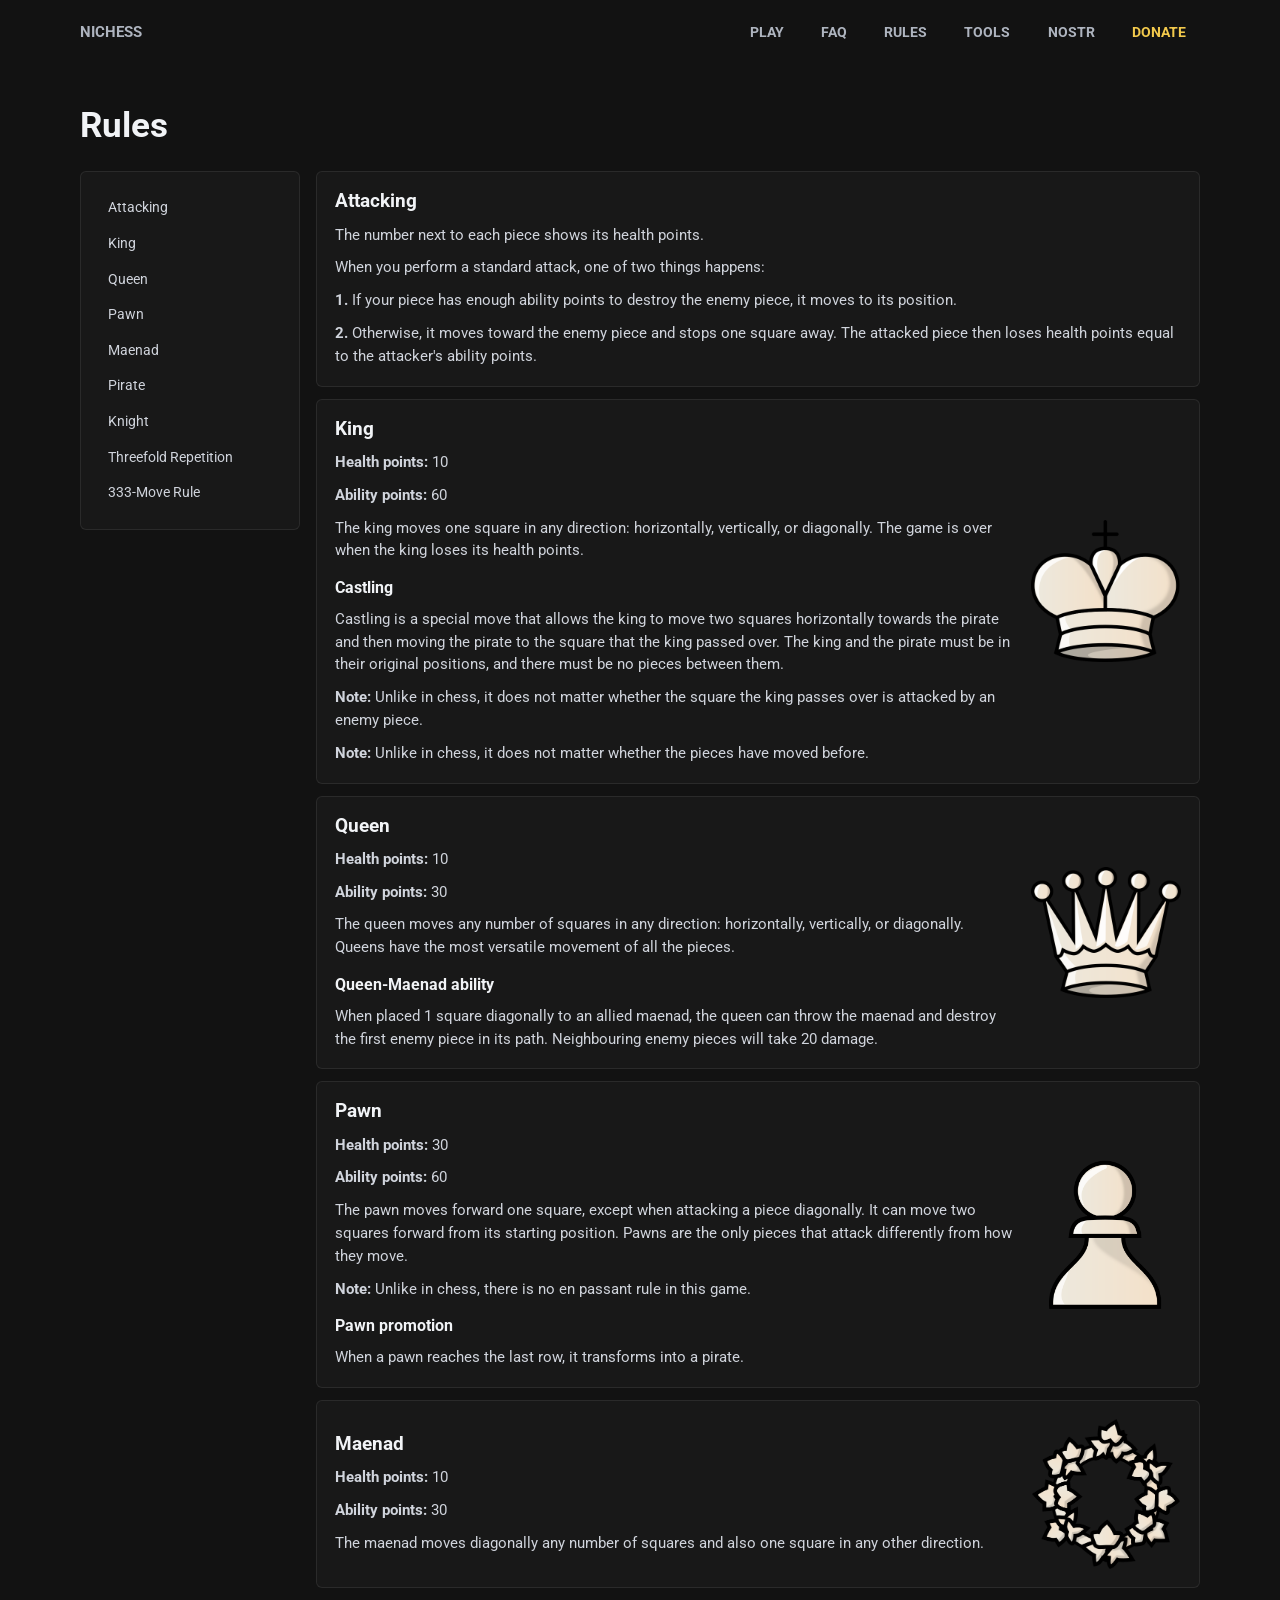
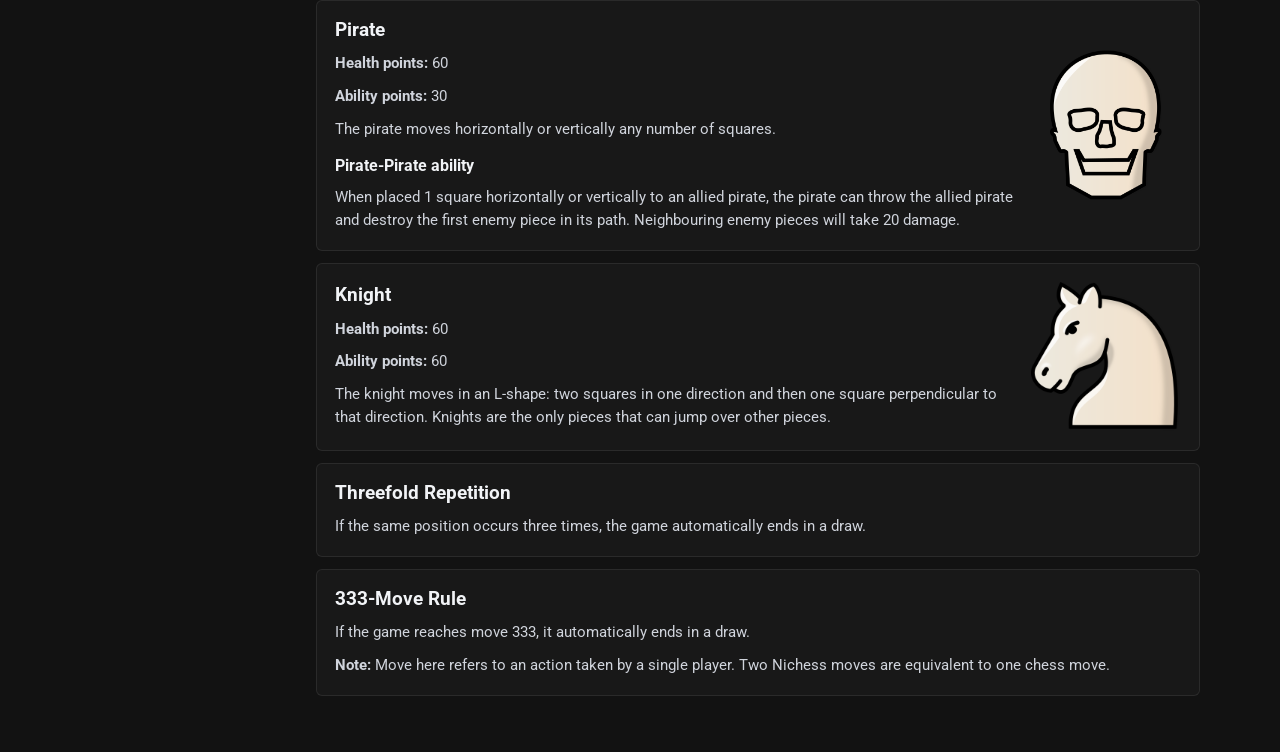
<file: rules.html>
<!DOCTYPE html><html lang="en"><head>
    <link rel="preconnect" href="https://fonts.gstatic.com/" crossorigin="anonymous">
    <link rel="stylesheet" as="style" onload="this.rel='stylesheet'" href="https://fonts.googleapis.com/css2?family=Roboto:wght@400;500;700&amp;family=Roboto Mono:wght@400;700&amp;display=swap">

    <meta charset="UTF-8">
    <link rel="icon" href="/favicon.ico">
    <meta name="viewport" content="width=device-width, initial-scale=1.0">
    <meta name="theme-color" content="#1a1a2e">
    <meta name="description" content="Learn the rules of Nichess: how pieces attack, health points, ability points, and special abilities for each piece.">
    <meta property="og:title" content="Rules">
    <meta property="og:description" content="Learn the rules of Nichess: how pieces attack, health points, ability points, and special abilities for each piece.">
    <meta property="og:type" content="website">
    <meta property="og:url" content="https://www.nichess.org/rules">
    <meta property="og:image" content="https://www.nichess.org/pwa-512x512.png">
    <link rel="apple-touch-icon" href="/apple-touch-icon-180x180.png" sizes="180x180">
    <title>Rules</title>
    <script type="module" crossorigin="" src="/assets/index-DMmiQFEL.js"></script>
    <link rel="stylesheet" crossorigin="" href="/assets/index-BHLRnv3j.css">
  <link rel="manifest" href="/manifest.webmanifest"><style id="vuetify-theme-stylesheet">:root {
      color-scheme: dark;
    }
    :root {
      --v-theme-background: 18,18,18;
      --v-theme-background-overlay-multiplier: 1;
      --v-theme-surface: 33,33,33;
      --v-theme-surface-overlay-multiplier: 1;
      --v-theme-surface-bright: 241,243,246;
      --v-theme-surface-bright-overlay-multiplier: 2;
      --v-theme-surface-light: 66,66,66;
      --v-theme-surface-light-overlay-multiplier: 1;
      --v-theme-surface-variant: 200,200,200;
      --v-theme-surface-variant-overlay-multiplier: 2;
      --v-theme-on-surface-variant: 0,0,0;
      --v-theme-primary: 139,181,255;
      --v-theme-primary-overlay-multiplier: 2;
      --v-theme-primary-darken-1: 39,124,193;
      --v-theme-primary-darken-1-overlay-multiplier: 2;
      --v-theme-secondary: 84,182,178;
      --v-theme-secondary-overlay-multiplier: 2;
      --v-theme-secondary-darken-1: 72,169,166;
      --v-theme-secondary-darken-1-overlay-multiplier: 2;
      --v-theme-error: 239,83,80;
      --v-theme-error-overlay-multiplier: 2;
      --v-theme-info: 139,181,255;
      --v-theme-info-overlay-multiplier: 2;
      --v-theme-success: 102,187,106;
      --v-theme-success-overlay-multiplier: 2;
      --v-theme-warning: 255,183,77;
      --v-theme-warning-overlay-multiplier: 2;
      --v-theme-on-background: 255,255,255;
      --v-theme-on-surface: 255,255,255;
      --v-theme-on-surface-bright: 0,0,0;
      --v-theme-on-surface-light: 255,255,255;
      --v-theme-on-primary: 0,0,0;
      --v-theme-on-primary-darken-1: 255,255,255;
      --v-theme-on-secondary: 255,255,255;
      --v-theme-on-secondary-darken-1: 255,255,255;
      --v-theme-on-error: 255,255,255;
      --v-theme-on-info: 0,0,0;
      --v-theme-on-success: 255,255,255;
      --v-theme-on-warning: 0,0,0;
      --v-border-color: 255, 255, 255;
      --v-border-opacity: 0.12;
      --v-high-emphasis-opacity: 1;
      --v-medium-emphasis-opacity: 0.7;
      --v-disabled-opacity: 0.5;
      --v-idle-opacity: 0.1;
      --v-hover-opacity: 0.04;
      --v-focus-opacity: 0.12;
      --v-selected-opacity: 0.08;
      --v-activated-opacity: 0.12;
      --v-pressed-opacity: 0.16;
      --v-dragged-opacity: 0.08;
      --v-theme-kbd: 66, 66, 66;
      --v-theme-on-kbd: 255, 255, 255;
      --v-theme-code: 52, 52, 52;
      --v-theme-on-code: 204, 204, 204;
    }
    .v-theme--light {
      color-scheme: normal;
      --v-theme-background: 255,255,255;
      --v-theme-background-overlay-multiplier: 1;
      --v-theme-surface: 255,255,255;
      --v-theme-surface-overlay-multiplier: 1;
      --v-theme-surface-bright: 255,255,255;
      --v-theme-surface-bright-overlay-multiplier: 1;
      --v-theme-surface-light: 238,238,238;
      --v-theme-surface-light-overlay-multiplier: 1;
      --v-theme-surface-variant: 66,66,66;
      --v-theme-surface-variant-overlay-multiplier: 2;
      --v-theme-on-surface-variant: 238,238,238;
      --v-theme-primary: 24,103,192;
      --v-theme-primary-overlay-multiplier: 2;
      --v-theme-primary-darken-1: 31,85,146;
      --v-theme-primary-darken-1-overlay-multiplier: 2;
      --v-theme-secondary: 72,169,166;
      --v-theme-secondary-overlay-multiplier: 1;
      --v-theme-secondary-darken-1: 1,135,134;
      --v-theme-secondary-darken-1-overlay-multiplier: 1;
      --v-theme-error: 176,0,32;
      --v-theme-error-overlay-multiplier: 2;
      --v-theme-info: 33,150,243;
      --v-theme-info-overlay-multiplier: 1;
      --v-theme-success: 76,175,80;
      --v-theme-success-overlay-multiplier: 1;
      --v-theme-warning: 251,140,0;
      --v-theme-warning-overlay-multiplier: 1;
      --v-theme-on-background: 0,0,0;
      --v-theme-on-surface: 0,0,0;
      --v-theme-on-surface-bright: 0,0,0;
      --v-theme-on-surface-light: 0,0,0;
      --v-theme-on-primary: 255,255,255;
      --v-theme-on-primary-darken-1: 255,255,255;
      --v-theme-on-secondary: 255,255,255;
      --v-theme-on-secondary-darken-1: 255,255,255;
      --v-theme-on-error: 255,255,255;
      --v-theme-on-info: 255,255,255;
      --v-theme-on-success: 255,255,255;
      --v-theme-on-warning: 255,255,255;
      --v-border-color: 0, 0, 0;
      --v-border-opacity: 0.12;
      --v-high-emphasis-opacity: 0.87;
      --v-medium-emphasis-opacity: 0.6;
      --v-disabled-opacity: 0.38;
      --v-idle-opacity: 0.04;
      --v-hover-opacity: 0.04;
      --v-focus-opacity: 0.12;
      --v-selected-opacity: 0.08;
      --v-activated-opacity: 0.12;
      --v-pressed-opacity: 0.12;
      --v-dragged-opacity: 0.08;
      --v-theme-kbd: 238, 238, 238;
      --v-theme-on-kbd: 0, 0, 0;
      --v-theme-code: 245, 245, 245;
      --v-theme-on-code: 0, 0, 0;
    }
    .v-theme--dark {
      color-scheme: dark;
      --v-theme-background: 18,18,18;
      --v-theme-background-overlay-multiplier: 1;
      --v-theme-surface: 33,33,33;
      --v-theme-surface-overlay-multiplier: 1;
      --v-theme-surface-bright: 241,243,246;
      --v-theme-surface-bright-overlay-multiplier: 2;
      --v-theme-surface-light: 66,66,66;
      --v-theme-surface-light-overlay-multiplier: 1;
      --v-theme-surface-variant: 200,200,200;
      --v-theme-surface-variant-overlay-multiplier: 2;
      --v-theme-on-surface-variant: 0,0,0;
      --v-theme-primary: 139,181,255;
      --v-theme-primary-overlay-multiplier: 2;
      --v-theme-primary-darken-1: 39,124,193;
      --v-theme-primary-darken-1-overlay-multiplier: 2;
      --v-theme-secondary: 84,182,178;
      --v-theme-secondary-overlay-multiplier: 2;
      --v-theme-secondary-darken-1: 72,169,166;
      --v-theme-secondary-darken-1-overlay-multiplier: 2;
      --v-theme-error: 239,83,80;
      --v-theme-error-overlay-multiplier: 2;
      --v-theme-info: 139,181,255;
      --v-theme-info-overlay-multiplier: 2;
      --v-theme-success: 102,187,106;
      --v-theme-success-overlay-multiplier: 2;
      --v-theme-warning: 255,183,77;
      --v-theme-warning-overlay-multiplier: 2;
      --v-theme-on-background: 255,255,255;
      --v-theme-on-surface: 255,255,255;
      --v-theme-on-surface-bright: 0,0,0;
      --v-theme-on-surface-light: 255,255,255;
      --v-theme-on-primary: 0,0,0;
      --v-theme-on-primary-darken-1: 255,255,255;
      --v-theme-on-secondary: 255,255,255;
      --v-theme-on-secondary-darken-1: 255,255,255;
      --v-theme-on-error: 255,255,255;
      --v-theme-on-info: 0,0,0;
      --v-theme-on-success: 255,255,255;
      --v-theme-on-warning: 0,0,0;
      --v-border-color: 255, 255, 255;
      --v-border-opacity: 0.12;
      --v-high-emphasis-opacity: 1;
      --v-medium-emphasis-opacity: 0.7;
      --v-disabled-opacity: 0.5;
      --v-idle-opacity: 0.1;
      --v-hover-opacity: 0.04;
      --v-focus-opacity: 0.12;
      --v-selected-opacity: 0.08;
      --v-activated-opacity: 0.12;
      --v-pressed-opacity: 0.16;
      --v-dragged-opacity: 0.08;
      --v-theme-kbd: 66, 66, 66;
      --v-theme-on-kbd: 255, 255, 255;
      --v-theme-code: 52, 52, 52;
      --v-theme-on-code: 204, 204, 204;
    }
    .bg-background {
      --v-theme-overlay-multiplier: var(--v-theme-background-overlay-multiplier);
      background-color: rgb(var(--v-theme-background)) !important;
      color: rgb(var(--v-theme-on-background)) !important;
    }
    .bg-surface {
      --v-theme-overlay-multiplier: var(--v-theme-surface-overlay-multiplier);
      background-color: rgb(var(--v-theme-surface)) !important;
      color: rgb(var(--v-theme-on-surface)) !important;
    }
    .bg-surface-bright {
      --v-theme-overlay-multiplier: var(--v-theme-surface-bright-overlay-multiplier);
      background-color: rgb(var(--v-theme-surface-bright)) !important;
      color: rgb(var(--v-theme-on-surface-bright)) !important;
    }
    .bg-surface-light {
      --v-theme-overlay-multiplier: var(--v-theme-surface-light-overlay-multiplier);
      background-color: rgb(var(--v-theme-surface-light)) !important;
      color: rgb(var(--v-theme-on-surface-light)) !important;
    }
    .bg-surface-variant {
      --v-theme-overlay-multiplier: var(--v-theme-surface-variant-overlay-multiplier);
      background-color: rgb(var(--v-theme-surface-variant)) !important;
      color: rgb(var(--v-theme-on-surface-variant)) !important;
    }
    .bg-primary {
      --v-theme-overlay-multiplier: var(--v-theme-primary-overlay-multiplier);
      background-color: rgb(var(--v-theme-primary)) !important;
      color: rgb(var(--v-theme-on-primary)) !important;
    }
    .bg-primary-darken-1 {
      --v-theme-overlay-multiplier: var(--v-theme-primary-darken-1-overlay-multiplier);
      background-color: rgb(var(--v-theme-primary-darken-1)) !important;
      color: rgb(var(--v-theme-on-primary-darken-1)) !important;
    }
    .bg-secondary {
      --v-theme-overlay-multiplier: var(--v-theme-secondary-overlay-multiplier);
      background-color: rgb(var(--v-theme-secondary)) !important;
      color: rgb(var(--v-theme-on-secondary)) !important;
    }
    .bg-secondary-darken-1 {
      --v-theme-overlay-multiplier: var(--v-theme-secondary-darken-1-overlay-multiplier);
      background-color: rgb(var(--v-theme-secondary-darken-1)) !important;
      color: rgb(var(--v-theme-on-secondary-darken-1)) !important;
    }
    .bg-error {
      --v-theme-overlay-multiplier: var(--v-theme-error-overlay-multiplier);
      background-color: rgb(var(--v-theme-error)) !important;
      color: rgb(var(--v-theme-on-error)) !important;
    }
    .bg-info {
      --v-theme-overlay-multiplier: var(--v-theme-info-overlay-multiplier);
      background-color: rgb(var(--v-theme-info)) !important;
      color: rgb(var(--v-theme-on-info)) !important;
    }
    .bg-success {
      --v-theme-overlay-multiplier: var(--v-theme-success-overlay-multiplier);
      background-color: rgb(var(--v-theme-success)) !important;
      color: rgb(var(--v-theme-on-success)) !important;
    }
    .bg-warning {
      --v-theme-overlay-multiplier: var(--v-theme-warning-overlay-multiplier);
      background-color: rgb(var(--v-theme-warning)) !important;
      color: rgb(var(--v-theme-on-warning)) !important;
    }
    .text-background {
      color: rgb(var(--v-theme-background)) !important;
    }
    .border-background {
      --v-border-color: var(--v-theme-background);
    }
    .text-surface {
      color: rgb(var(--v-theme-surface)) !important;
    }
    .border-surface {
      --v-border-color: var(--v-theme-surface);
    }
    .text-surface-bright {
      color: rgb(var(--v-theme-surface-bright)) !important;
    }
    .border-surface-bright {
      --v-border-color: var(--v-theme-surface-bright);
    }
    .text-surface-light {
      color: rgb(var(--v-theme-surface-light)) !important;
    }
    .border-surface-light {
      --v-border-color: var(--v-theme-surface-light);
    }
    .text-surface-variant {
      color: rgb(var(--v-theme-surface-variant)) !important;
    }
    .border-surface-variant {
      --v-border-color: var(--v-theme-surface-variant);
    }
    .on-surface-variant {
      color: rgb(var(--v-theme-on-surface-variant)) !important;
    }
    .text-primary {
      color: rgb(var(--v-theme-primary)) !important;
    }
    .border-primary {
      --v-border-color: var(--v-theme-primary);
    }
    .text-primary-darken-1 {
      color: rgb(var(--v-theme-primary-darken-1)) !important;
    }
    .border-primary-darken-1 {
      --v-border-color: var(--v-theme-primary-darken-1);
    }
    .text-secondary {
      color: rgb(var(--v-theme-secondary)) !important;
    }
    .border-secondary {
      --v-border-color: var(--v-theme-secondary);
    }
    .text-secondary-darken-1 {
      color: rgb(var(--v-theme-secondary-darken-1)) !important;
    }
    .border-secondary-darken-1 {
      --v-border-color: var(--v-theme-secondary-darken-1);
    }
    .text-error {
      color: rgb(var(--v-theme-error)) !important;
    }
    .border-error {
      --v-border-color: var(--v-theme-error);
    }
    .text-info {
      color: rgb(var(--v-theme-info)) !important;
    }
    .border-info {
      --v-border-color: var(--v-theme-info);
    }
    .text-success {
      color: rgb(var(--v-theme-success)) !important;
    }
    .border-success {
      --v-border-color: var(--v-theme-success);
    }
    .text-warning {
      color: rgb(var(--v-theme-warning)) !important;
    }
    .border-warning {
      --v-border-color: var(--v-theme-warning);
    }
    .on-background {
      color: rgb(var(--v-theme-on-background)) !important;
    }
    .on-surface {
      color: rgb(var(--v-theme-on-surface)) !important;
    }
    .on-surface-bright {
      color: rgb(var(--v-theme-on-surface-bright)) !important;
    }
    .on-surface-light {
      color: rgb(var(--v-theme-on-surface-light)) !important;
    }
    .on-primary {
      color: rgb(var(--v-theme-on-primary)) !important;
    }
    .on-primary-darken-1 {
      color: rgb(var(--v-theme-on-primary-darken-1)) !important;
    }
    .on-secondary {
      color: rgb(var(--v-theme-on-secondary)) !important;
    }
    .on-secondary-darken-1 {
      color: rgb(var(--v-theme-on-secondary-darken-1)) !important;
    }
    .on-error {
      color: rgb(var(--v-theme-on-error)) !important;
    }
    .on-info {
      color: rgb(var(--v-theme-on-info)) !important;
    }
    .on-success {
      color: rgb(var(--v-theme-on-success)) !important;
    }
    .on-warning {
      color: rgb(var(--v-theme-on-warning)) !important;
    }
</style><link rel="modulepreload" as="script" crossorigin="" href="/assets/default-DZkUxN3e.js"><link rel="stylesheet" crossorigin="" href="/assets/default-vDqa__t1.css"><link rel="canonical" href="https://www.nichess.org/rules"><meta name="twitter:card" content="summary"><meta name="twitter:title" content="Rules"><meta name="twitter:description" content="Learn the rules of Nichess: how pieces attack, health points, ability points, and special abilities for each piece."></head>
  <body>
    <div id="app" data-v-app=""><div data-v-db73bb10="" class="v-application v-theme--dark v-layout v-layout--full-height v-locale--is-ltr"><div class="v-application__wrap"><header data-v-db73bb10="" class="v-toolbar v-toolbar--density-default bg-transparent elevation-0 v-theme--dark v-locale--is-ltr v-app-bar site-app-bar" app="" style="top: 0px; z-index: 1006; transform: translateY(0px); position: fixed; transition: none !important; left: 0px; width: calc(100% + 0px);"><!----><div class="v-toolbar__content" style="height: 64px;"><!----><!----><div data-v-db73bb10="" class="v-container v-locale--is-ltr nav-container d-flex align-center"><button data-v-db73bb10="" type="button" class="v-btn v-btn--icon v-theme--dark v-btn--density-default v-btn--size-default v-btn--variant-text mobile-menu-button d-sm-none v-app-bar-nav-icon" aria-expanded="false" aria-label="Open navigation"><span class="v-btn__overlay"></span><span class="v-btn__underlay"></span><!----><span class="v-btn__content" data-no-activator=""><i class="v-icon notranslate v-theme--dark v-icon--size-default" aria-hidden="true"><svg class="v-icon__svg" xmlns="http://www.w3.org/2000/svg" viewBox="0 0 24 24" role="img" aria-hidden="true"><path d="M3,6H21V8H3V6M3,11H21V13H3V11M3,16H21V18H3V16Z"></path></svg></i></span><!----><!----></button><a data-v-db73bb10="" href="/" class="brand-link">Nichess</a><div data-v-db73bb10="" class="desktop-nav d-none d-sm-flex ml-auto"><button data-v-db73bb10="" type="button" class="v-btn v-theme--dark v-btn--density-default v-btn--size-default v-btn--variant-text nav-link"><span class="v-btn__overlay"></span><span class="v-btn__underlay"></span><!----><span class="v-btn__content" data-no-activator="">Play</span><!----><!----></button><!----><!----><a data-v-db73bb10="" href="/faq" class="v-btn v-theme--dark v-btn--density-default v-btn--size-default v-btn--variant-text nav-link"><span class="v-btn__overlay"></span><span class="v-btn__underlay"></span><!----><span class="v-btn__content" data-no-activator="">FAQ</span><!----><!----></a><a data-v-db73bb10="" href="/rules" class="v-btn v-theme--dark v-btn--density-default v-btn--size-default v-btn--variant-text nav-link" aria-current="page"><span class="v-btn__overlay"></span><span class="v-btn__underlay"></span><!----><span class="v-btn__content" data-no-activator="">Rules</span><!----><!----></a><a data-v-db73bb10="" href="/tools" class="v-btn v-theme--dark v-btn--density-default v-btn--size-default v-btn--variant-text nav-link"><span class="v-btn__overlay"></span><span class="v-btn__underlay"></span><!----><span class="v-btn__content" data-no-activator="">Tools</span><!----><!----></a><a data-v-db73bb10="" href="/nostr" class="v-btn v-theme--dark v-btn--density-default v-btn--size-default v-btn--variant-text nav-link"><span class="v-btn__overlay"></span><span class="v-btn__underlay"></span><!----><span class="v-btn__content" data-no-activator="">Nostr</span><!----><!----></a><a data-v-db73bb10="" href="/donate" class="v-btn v-theme--dark v-btn--density-default v-btn--size-default v-btn--variant-text nav-link donate-link"><span class="v-btn__overlay"></span><span class="v-btn__underlay"></span><!----><span class="v-btn__content" data-no-activator="">Donate</span><!----><!----></a></div></div><!----></div><!----></header><nav class="v-navigation-drawer v-navigation-drawer--top v-navigation-drawer--temporary v-theme--dark v-navigation-drawer--mobile mobile-drawer d-sm-none" data-v-db73bb10="" style="top: 64px; z-index: 1004; transform: translateY(-256px); position: fixed; transition: none !important; height: 256px; left: 0px; width: calc(100% + 0px);"><!----><!----><div class="v-navigation-drawer__content"><div data-v-db73bb10="" class="v-list v-theme--dark bg-transparent v-list--density-default v-list--one-line mobile-nav-list" tabindex="0" role="list"><div data-v-db73bb10="" tabindex="-2" class="v-list-item v-list-item--link v-theme--dark v-list-item--density-default v-list-item--one-line rounded-0 v-list-item--variant-text mobile-play-item" role="listitem"><span class="v-list-item__overlay"></span><span class="v-list-item__underlay"></span><!----><div class="v-list-item__content" data-no-activator=""><div class="v-list-item-title">Play</div><!----><!----></div><!----></div><a data-v-db73bb10="" href="/faq" tabindex="-2" class="v-list-item v-list-item--link v-theme--dark v-list-item--density-default v-list-item--one-line rounded-0 v-list-item--variant-text mobile-nav-item" role="link"><span class="v-list-item__overlay"></span><span class="v-list-item__underlay"></span><!----><div class="v-list-item__content" data-no-activator=""><div class="v-list-item-title">FAQ</div><!----><!----></div><!----></a><a data-v-db73bb10="" href="/rules" tabindex="-2" class="v-list-item v-list-item--link v-theme--dark v-list-item--density-default v-list-item--one-line rounded-0 v-list-item--variant-text mobile-nav-item" role="link" aria-current="page"><span class="v-list-item__overlay"></span><span class="v-list-item__underlay"></span><!----><div class="v-list-item__content" data-no-activator=""><div class="v-list-item-title">Rules</div><!----><!----></div><!----></a><a data-v-db73bb10="" href="/tools" tabindex="-2" class="v-list-item v-list-item--link v-theme--dark v-list-item--density-default v-list-item--one-line rounded-0 v-list-item--variant-text mobile-nav-item" role="link"><span class="v-list-item__overlay"></span><span class="v-list-item__underlay"></span><!----><div class="v-list-item__content" data-no-activator=""><div class="v-list-item-title">Tools</div><!----><!----></div><!----></a><a data-v-db73bb10="" href="/nostr" tabindex="-2" class="v-list-item v-list-item--link v-theme--dark v-list-item--density-default v-list-item--one-line rounded-0 v-list-item--variant-text mobile-nav-item" role="link"><span class="v-list-item__overlay"></span><span class="v-list-item__underlay"></span><!----><div class="v-list-item__content" data-no-activator=""><div class="v-list-item-title">Nostr</div><!----><!----></div><!----></a><a data-v-db73bb10="" href="/donate" tabindex="-2" class="v-list-item v-list-item--link v-theme--dark v-list-item--density-default v-list-item--one-line rounded-0 v-list-item--variant-text mobile-nav-item mobile-donate-item" role="link"><span class="v-list-item__overlay"></span><span class="v-list-item__underlay"></span><!----><div class="v-list-item__content" data-no-activator=""><div class="v-list-item-title">Donate</div><!----><!----></div><!----></a></div></div><!----></nav><!----><main data-v-db73bb10="" class="v-main" style="--v-layout-left: 0px; --v-layout-right: 0px; --v-layout-top: 64px; --v-layout-bottom: 0px; transition: none !important;"><main class="page-shell page-shell-wide"><header class="page-header"><h1 class="page-title">Rules</h1></header><div class="rules-layout"><nav class="rules-nav" aria-label="Rules sections"><div class="site-panel"><a href="#attacking">Attacking</a><a href="#king">King</a><a href="#queen">Queen</a><a href="#pawn">Pawn</a><a href="#maenad">Maenad</a><a href="#pirate">Pirate</a><a href="#knight">Knight</a><a href="#threefold-repetition">Threefold Repetition</a><a href="#three-hundred-thirty-three-move-rule">333-Move Rule</a></div></nav><section class="content-stack"><article id="attacking" class="site-panel rule-card"><h2>Attacking</h2><p>The number next to each piece shows its health points.</p><p>When you perform a standard attack, one of two things happens:</p><p><b>1.</b> If your piece has enough ability points to destroy the enemy piece, it moves to its position.</p><p><b>2.</b> Otherwise, it moves toward the enemy piece and stops one square away. The attacked piece then loses health points equal to the attacker's ability points.</p></article><article id="king" class="site-panel rule-card"><div class="rule-content"><div><h2>King</h2><p><b>Health points:</b> 10</p><p><b>Ability points:</b> 60</p><p>The king moves one square in any direction: horizontally, vertically, or diagonally. The game is over when the king loses its health points.</p><h3>Castling</h3><p>Castling is a special move that allows the king to move two squares horizontally towards the pirate and then moving the pirate to the square that the king passed over. The king and the pirate must be in their original positions, and there must be no pieces between them.</p><p><b>Note:</b> Unlike in chess, it does not matter whether the square the king passes over is attacked by an enemy piece.</p><p><b>Note:</b> Unlike in chess, it does not matter whether the pieces have moved before.</p></div><img src="/assets/wK-BNIGBdiq.png" alt="King" class="rule-piece"></div></article><article id="queen" class="site-panel rule-card"><div class="rule-content"><div><h2>Queen</h2><p><b>Health points:</b> 10</p><p><b>Ability points:</b> 30</p><p>The queen moves any number of squares in any direction: horizontally, vertically, or diagonally. Queens have the most versatile movement of all the pieces.</p><h3>Queen-Maenad ability</h3><p>When placed 1 square diagonally to an allied maenad, the queen can throw the maenad and destroy the first enemy piece in its path. Neighbouring enemy pieces will take 20 damage.</p></div><img src="/assets/wQ-7HKdtsQV.png" alt="Queen" class="rule-piece"></div></article><article id="pawn" class="site-panel rule-card"><div class="rule-content"><div><h2>Pawn</h2><p><b>Health points:</b> 30</p><p><b>Ability points:</b> 60</p><p>The pawn moves forward one square, except when attacking a piece diagonally. It can move two squares forward from its starting position. Pawns are the only pieces that attack differently from how they move.</p><p><b>Note:</b> Unlike in chess, there is no en passant rule in this game.</p><h3>Pawn promotion</h3><p>When a pawn reaches the last row, it transforms into a pirate.</p></div><img src="/assets/wp-CmWrhjFa.png" alt="Pawn" class="rule-piece"></div></article><article id="maenad" class="site-panel rule-card"><div class="rule-content"><div><h2>Maenad</h2><p><b>Health points:</b> 10</p><p><b>Ability points:</b> 30</p><p>The maenad moves diagonally any number of squares and also one square in any other direction.</p></div><img src="/assets/wM-RFQEz19V.png" alt="Maenad" class="rule-piece"></div></article><article id="pirate" class="site-panel rule-card"><div class="rule-content"><div><h2>Pirate</h2><p><b>Health points:</b> 60</p><p><b>Ability points:</b> 30</p><p>The pirate moves horizontally or vertically any number of squares.</p><h3>Pirate-Pirate ability</h3><p>When placed 1 square horizontally or vertically to an allied pirate, the pirate can throw the allied pirate and destroy the first enemy piece in its path. Neighbouring enemy pieces will take 20 damage.</p></div><img src="/assets/wPirate-K3yDO-0P.png" alt="Pirate" class="rule-piece"></div></article><article id="knight" class="site-panel rule-card"><div class="rule-content"><div><h2>Knight</h2><p><b>Health points:</b> 60</p><p><b>Ability points:</b> 60</p><p>The knight moves in an L-shape: two squares in one direction and then one square perpendicular to that direction. Knights are the only pieces that can jump over other pieces.</p></div><img src="/assets/wN-DiXPZqk5.png" alt="Knight" class="rule-piece"></div></article><article id="threefold-repetition" class="site-panel rule-card"><h2>Threefold Repetition</h2><p>If the same position occurs three times, the game automatically ends in a draw.</p></article><article id="three-hundred-thirty-three-move-rule" class="site-panel rule-card"><h2>333-Move Rule</h2><p>If the game reaches move 333, it automatically ends in a draw.</p><p><b>Note:</b> Move here refers to an action taken by a single player. Two Nichess moves are equivalent to one chess move.</p></article></section></div></main></main></div></div></div>
  

</body></html>
</file>
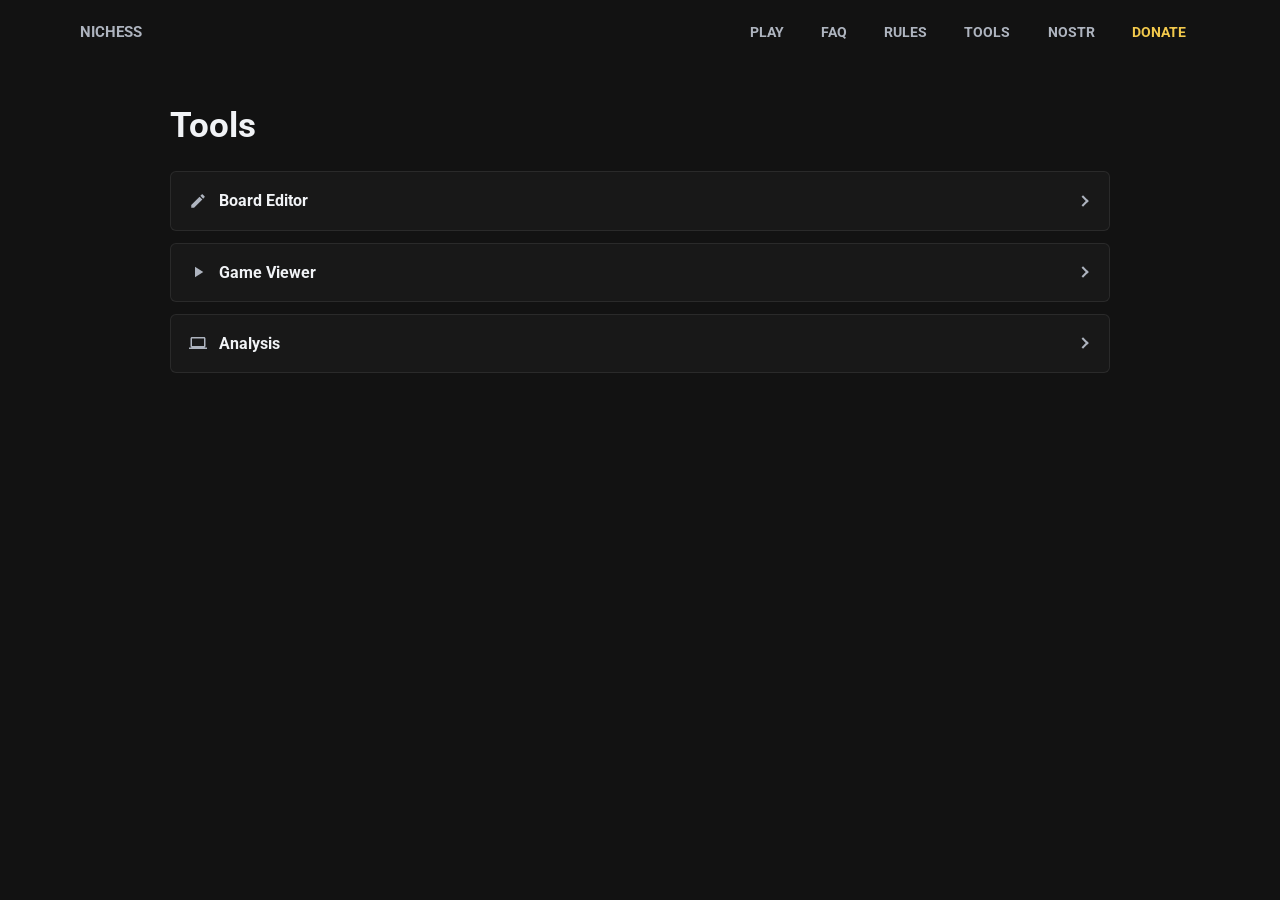
<file: tools.html>
<!DOCTYPE html><html lang="en"><head>
    <link rel="preconnect" href="https://fonts.gstatic.com/" crossorigin="anonymous">
    <link rel="stylesheet" as="style" onload="this.rel='stylesheet'" href="https://fonts.googleapis.com/css2?family=Roboto:wght@400;500;700&amp;family=Roboto Mono:wght@400;700&amp;display=swap">

    <meta charset="UTF-8">
    <link rel="icon" href="/favicon.ico">
    <meta name="viewport" content="width=device-width, initial-scale=1.0">
    <meta name="theme-color" content="#1a1a2e">
    <meta name="description" content="Nichess tools: board editor, game viewer, and position analysis.">
    <meta property="og:title" content="Tools">
    <meta property="og:description" content="Nichess tools: board editor, game viewer, and position analysis.">
    <meta property="og:type" content="website">
    <meta property="og:url" content="https://www.nichess.org/tools">
    <meta property="og:image" content="https://www.nichess.org/pwa-512x512.png">
    <link rel="apple-touch-icon" href="/apple-touch-icon-180x180.png" sizes="180x180">
    <title>Tools</title>
    <script type="module" crossorigin="" src="/assets/index-DMmiQFEL.js"></script>
    <link rel="stylesheet" crossorigin="" href="/assets/index-BHLRnv3j.css">
  <link rel="manifest" href="/manifest.webmanifest"><style id="vuetify-theme-stylesheet">:root {
      color-scheme: dark;
    }
    :root {
      --v-theme-background: 18,18,18;
      --v-theme-background-overlay-multiplier: 1;
      --v-theme-surface: 33,33,33;
      --v-theme-surface-overlay-multiplier: 1;
      --v-theme-surface-bright: 241,243,246;
      --v-theme-surface-bright-overlay-multiplier: 2;
      --v-theme-surface-light: 66,66,66;
      --v-theme-surface-light-overlay-multiplier: 1;
      --v-theme-surface-variant: 200,200,200;
      --v-theme-surface-variant-overlay-multiplier: 2;
      --v-theme-on-surface-variant: 0,0,0;
      --v-theme-primary: 139,181,255;
      --v-theme-primary-overlay-multiplier: 2;
      --v-theme-primary-darken-1: 39,124,193;
      --v-theme-primary-darken-1-overlay-multiplier: 2;
      --v-theme-secondary: 84,182,178;
      --v-theme-secondary-overlay-multiplier: 2;
      --v-theme-secondary-darken-1: 72,169,166;
      --v-theme-secondary-darken-1-overlay-multiplier: 2;
      --v-theme-error: 239,83,80;
      --v-theme-error-overlay-multiplier: 2;
      --v-theme-info: 139,181,255;
      --v-theme-info-overlay-multiplier: 2;
      --v-theme-success: 102,187,106;
      --v-theme-success-overlay-multiplier: 2;
      --v-theme-warning: 255,183,77;
      --v-theme-warning-overlay-multiplier: 2;
      --v-theme-on-background: 255,255,255;
      --v-theme-on-surface: 255,255,255;
      --v-theme-on-surface-bright: 0,0,0;
      --v-theme-on-surface-light: 255,255,255;
      --v-theme-on-primary: 0,0,0;
      --v-theme-on-primary-darken-1: 255,255,255;
      --v-theme-on-secondary: 255,255,255;
      --v-theme-on-secondary-darken-1: 255,255,255;
      --v-theme-on-error: 255,255,255;
      --v-theme-on-info: 0,0,0;
      --v-theme-on-success: 255,255,255;
      --v-theme-on-warning: 0,0,0;
      --v-border-color: 255, 255, 255;
      --v-border-opacity: 0.12;
      --v-high-emphasis-opacity: 1;
      --v-medium-emphasis-opacity: 0.7;
      --v-disabled-opacity: 0.5;
      --v-idle-opacity: 0.1;
      --v-hover-opacity: 0.04;
      --v-focus-opacity: 0.12;
      --v-selected-opacity: 0.08;
      --v-activated-opacity: 0.12;
      --v-pressed-opacity: 0.16;
      --v-dragged-opacity: 0.08;
      --v-theme-kbd: 66, 66, 66;
      --v-theme-on-kbd: 255, 255, 255;
      --v-theme-code: 52, 52, 52;
      --v-theme-on-code: 204, 204, 204;
    }
    .v-theme--light {
      color-scheme: normal;
      --v-theme-background: 255,255,255;
      --v-theme-background-overlay-multiplier: 1;
      --v-theme-surface: 255,255,255;
      --v-theme-surface-overlay-multiplier: 1;
      --v-theme-surface-bright: 255,255,255;
      --v-theme-surface-bright-overlay-multiplier: 1;
      --v-theme-surface-light: 238,238,238;
      --v-theme-surface-light-overlay-multiplier: 1;
      --v-theme-surface-variant: 66,66,66;
      --v-theme-surface-variant-overlay-multiplier: 2;
      --v-theme-on-surface-variant: 238,238,238;
      --v-theme-primary: 24,103,192;
      --v-theme-primary-overlay-multiplier: 2;
      --v-theme-primary-darken-1: 31,85,146;
      --v-theme-primary-darken-1-overlay-multiplier: 2;
      --v-theme-secondary: 72,169,166;
      --v-theme-secondary-overlay-multiplier: 1;
      --v-theme-secondary-darken-1: 1,135,134;
      --v-theme-secondary-darken-1-overlay-multiplier: 1;
      --v-theme-error: 176,0,32;
      --v-theme-error-overlay-multiplier: 2;
      --v-theme-info: 33,150,243;
      --v-theme-info-overlay-multiplier: 1;
      --v-theme-success: 76,175,80;
      --v-theme-success-overlay-multiplier: 1;
      --v-theme-warning: 251,140,0;
      --v-theme-warning-overlay-multiplier: 1;
      --v-theme-on-background: 0,0,0;
      --v-theme-on-surface: 0,0,0;
      --v-theme-on-surface-bright: 0,0,0;
      --v-theme-on-surface-light: 0,0,0;
      --v-theme-on-primary: 255,255,255;
      --v-theme-on-primary-darken-1: 255,255,255;
      --v-theme-on-secondary: 255,255,255;
      --v-theme-on-secondary-darken-1: 255,255,255;
      --v-theme-on-error: 255,255,255;
      --v-theme-on-info: 255,255,255;
      --v-theme-on-success: 255,255,255;
      --v-theme-on-warning: 255,255,255;
      --v-border-color: 0, 0, 0;
      --v-border-opacity: 0.12;
      --v-high-emphasis-opacity: 0.87;
      --v-medium-emphasis-opacity: 0.6;
      --v-disabled-opacity: 0.38;
      --v-idle-opacity: 0.04;
      --v-hover-opacity: 0.04;
      --v-focus-opacity: 0.12;
      --v-selected-opacity: 0.08;
      --v-activated-opacity: 0.12;
      --v-pressed-opacity: 0.12;
      --v-dragged-opacity: 0.08;
      --v-theme-kbd: 238, 238, 238;
      --v-theme-on-kbd: 0, 0, 0;
      --v-theme-code: 245, 245, 245;
      --v-theme-on-code: 0, 0, 0;
    }
    .v-theme--dark {
      color-scheme: dark;
      --v-theme-background: 18,18,18;
      --v-theme-background-overlay-multiplier: 1;
      --v-theme-surface: 33,33,33;
      --v-theme-surface-overlay-multiplier: 1;
      --v-theme-surface-bright: 241,243,246;
      --v-theme-surface-bright-overlay-multiplier: 2;
      --v-theme-surface-light: 66,66,66;
      --v-theme-surface-light-overlay-multiplier: 1;
      --v-theme-surface-variant: 200,200,200;
      --v-theme-surface-variant-overlay-multiplier: 2;
      --v-theme-on-surface-variant: 0,0,0;
      --v-theme-primary: 139,181,255;
      --v-theme-primary-overlay-multiplier: 2;
      --v-theme-primary-darken-1: 39,124,193;
      --v-theme-primary-darken-1-overlay-multiplier: 2;
      --v-theme-secondary: 84,182,178;
      --v-theme-secondary-overlay-multiplier: 2;
      --v-theme-secondary-darken-1: 72,169,166;
      --v-theme-secondary-darken-1-overlay-multiplier: 2;
      --v-theme-error: 239,83,80;
      --v-theme-error-overlay-multiplier: 2;
      --v-theme-info: 139,181,255;
      --v-theme-info-overlay-multiplier: 2;
      --v-theme-success: 102,187,106;
      --v-theme-success-overlay-multiplier: 2;
      --v-theme-warning: 255,183,77;
      --v-theme-warning-overlay-multiplier: 2;
      --v-theme-on-background: 255,255,255;
      --v-theme-on-surface: 255,255,255;
      --v-theme-on-surface-bright: 0,0,0;
      --v-theme-on-surface-light: 255,255,255;
      --v-theme-on-primary: 0,0,0;
      --v-theme-on-primary-darken-1: 255,255,255;
      --v-theme-on-secondary: 255,255,255;
      --v-theme-on-secondary-darken-1: 255,255,255;
      --v-theme-on-error: 255,255,255;
      --v-theme-on-info: 0,0,0;
      --v-theme-on-success: 255,255,255;
      --v-theme-on-warning: 0,0,0;
      --v-border-color: 255, 255, 255;
      --v-border-opacity: 0.12;
      --v-high-emphasis-opacity: 1;
      --v-medium-emphasis-opacity: 0.7;
      --v-disabled-opacity: 0.5;
      --v-idle-opacity: 0.1;
      --v-hover-opacity: 0.04;
      --v-focus-opacity: 0.12;
      --v-selected-opacity: 0.08;
      --v-activated-opacity: 0.12;
      --v-pressed-opacity: 0.16;
      --v-dragged-opacity: 0.08;
      --v-theme-kbd: 66, 66, 66;
      --v-theme-on-kbd: 255, 255, 255;
      --v-theme-code: 52, 52, 52;
      --v-theme-on-code: 204, 204, 204;
    }
    .bg-background {
      --v-theme-overlay-multiplier: var(--v-theme-background-overlay-multiplier);
      background-color: rgb(var(--v-theme-background)) !important;
      color: rgb(var(--v-theme-on-background)) !important;
    }
    .bg-surface {
      --v-theme-overlay-multiplier: var(--v-theme-surface-overlay-multiplier);
      background-color: rgb(var(--v-theme-surface)) !important;
      color: rgb(var(--v-theme-on-surface)) !important;
    }
    .bg-surface-bright {
      --v-theme-overlay-multiplier: var(--v-theme-surface-bright-overlay-multiplier);
      background-color: rgb(var(--v-theme-surface-bright)) !important;
      color: rgb(var(--v-theme-on-surface-bright)) !important;
    }
    .bg-surface-light {
      --v-theme-overlay-multiplier: var(--v-theme-surface-light-overlay-multiplier);
      background-color: rgb(var(--v-theme-surface-light)) !important;
      color: rgb(var(--v-theme-on-surface-light)) !important;
    }
    .bg-surface-variant {
      --v-theme-overlay-multiplier: var(--v-theme-surface-variant-overlay-multiplier);
      background-color: rgb(var(--v-theme-surface-variant)) !important;
      color: rgb(var(--v-theme-on-surface-variant)) !important;
    }
    .bg-primary {
      --v-theme-overlay-multiplier: var(--v-theme-primary-overlay-multiplier);
      background-color: rgb(var(--v-theme-primary)) !important;
      color: rgb(var(--v-theme-on-primary)) !important;
    }
    .bg-primary-darken-1 {
      --v-theme-overlay-multiplier: var(--v-theme-primary-darken-1-overlay-multiplier);
      background-color: rgb(var(--v-theme-primary-darken-1)) !important;
      color: rgb(var(--v-theme-on-primary-darken-1)) !important;
    }
    .bg-secondary {
      --v-theme-overlay-multiplier: var(--v-theme-secondary-overlay-multiplier);
      background-color: rgb(var(--v-theme-secondary)) !important;
      color: rgb(var(--v-theme-on-secondary)) !important;
    }
    .bg-secondary-darken-1 {
      --v-theme-overlay-multiplier: var(--v-theme-secondary-darken-1-overlay-multiplier);
      background-color: rgb(var(--v-theme-secondary-darken-1)) !important;
      color: rgb(var(--v-theme-on-secondary-darken-1)) !important;
    }
    .bg-error {
      --v-theme-overlay-multiplier: var(--v-theme-error-overlay-multiplier);
      background-color: rgb(var(--v-theme-error)) !important;
      color: rgb(var(--v-theme-on-error)) !important;
    }
    .bg-info {
      --v-theme-overlay-multiplier: var(--v-theme-info-overlay-multiplier);
      background-color: rgb(var(--v-theme-info)) !important;
      color: rgb(var(--v-theme-on-info)) !important;
    }
    .bg-success {
      --v-theme-overlay-multiplier: var(--v-theme-success-overlay-multiplier);
      background-color: rgb(var(--v-theme-success)) !important;
      color: rgb(var(--v-theme-on-success)) !important;
    }
    .bg-warning {
      --v-theme-overlay-multiplier: var(--v-theme-warning-overlay-multiplier);
      background-color: rgb(var(--v-theme-warning)) !important;
      color: rgb(var(--v-theme-on-warning)) !important;
    }
    .text-background {
      color: rgb(var(--v-theme-background)) !important;
    }
    .border-background {
      --v-border-color: var(--v-theme-background);
    }
    .text-surface {
      color: rgb(var(--v-theme-surface)) !important;
    }
    .border-surface {
      --v-border-color: var(--v-theme-surface);
    }
    .text-surface-bright {
      color: rgb(var(--v-theme-surface-bright)) !important;
    }
    .border-surface-bright {
      --v-border-color: var(--v-theme-surface-bright);
    }
    .text-surface-light {
      color: rgb(var(--v-theme-surface-light)) !important;
    }
    .border-surface-light {
      --v-border-color: var(--v-theme-surface-light);
    }
    .text-surface-variant {
      color: rgb(var(--v-theme-surface-variant)) !important;
    }
    .border-surface-variant {
      --v-border-color: var(--v-theme-surface-variant);
    }
    .on-surface-variant {
      color: rgb(var(--v-theme-on-surface-variant)) !important;
    }
    .text-primary {
      color: rgb(var(--v-theme-primary)) !important;
    }
    .border-primary {
      --v-border-color: var(--v-theme-primary);
    }
    .text-primary-darken-1 {
      color: rgb(var(--v-theme-primary-darken-1)) !important;
    }
    .border-primary-darken-1 {
      --v-border-color: var(--v-theme-primary-darken-1);
    }
    .text-secondary {
      color: rgb(var(--v-theme-secondary)) !important;
    }
    .border-secondary {
      --v-border-color: var(--v-theme-secondary);
    }
    .text-secondary-darken-1 {
      color: rgb(var(--v-theme-secondary-darken-1)) !important;
    }
    .border-secondary-darken-1 {
      --v-border-color: var(--v-theme-secondary-darken-1);
    }
    .text-error {
      color: rgb(var(--v-theme-error)) !important;
    }
    .border-error {
      --v-border-color: var(--v-theme-error);
    }
    .text-info {
      color: rgb(var(--v-theme-info)) !important;
    }
    .border-info {
      --v-border-color: var(--v-theme-info);
    }
    .text-success {
      color: rgb(var(--v-theme-success)) !important;
    }
    .border-success {
      --v-border-color: var(--v-theme-success);
    }
    .text-warning {
      color: rgb(var(--v-theme-warning)) !important;
    }
    .border-warning {
      --v-border-color: var(--v-theme-warning);
    }
    .on-background {
      color: rgb(var(--v-theme-on-background)) !important;
    }
    .on-surface {
      color: rgb(var(--v-theme-on-surface)) !important;
    }
    .on-surface-bright {
      color: rgb(var(--v-theme-on-surface-bright)) !important;
    }
    .on-surface-light {
      color: rgb(var(--v-theme-on-surface-light)) !important;
    }
    .on-primary {
      color: rgb(var(--v-theme-on-primary)) !important;
    }
    .on-primary-darken-1 {
      color: rgb(var(--v-theme-on-primary-darken-1)) !important;
    }
    .on-secondary {
      color: rgb(var(--v-theme-on-secondary)) !important;
    }
    .on-secondary-darken-1 {
      color: rgb(var(--v-theme-on-secondary-darken-1)) !important;
    }
    .on-error {
      color: rgb(var(--v-theme-on-error)) !important;
    }
    .on-info {
      color: rgb(var(--v-theme-on-info)) !important;
    }
    .on-success {
      color: rgb(var(--v-theme-on-success)) !important;
    }
    .on-warning {
      color: rgb(var(--v-theme-on-warning)) !important;
    }
</style><link rel="modulepreload" as="script" crossorigin="" href="/assets/default-DZkUxN3e.js"><link rel="stylesheet" crossorigin="" href="/assets/default-vDqa__t1.css"><link rel="modulepreload" as="script" crossorigin="" href="/assets/tools-B09ulQ6r.js"><link rel="stylesheet" crossorigin="" href="/assets/tools-DxLKFLZ4.css"><link rel="canonical" href="https://www.nichess.org/tools"><meta name="twitter:card" content="summary"><meta name="twitter:title" content="Tools"><meta name="twitter:description" content="Nichess tools: board editor, game viewer, and position analysis."></head>
  <body>
    <div id="app" data-v-app=""><div data-v-db73bb10="" class="v-application v-theme--dark v-layout v-layout--full-height v-locale--is-ltr"><div class="v-application__wrap"><header data-v-db73bb10="" class="v-toolbar v-toolbar--density-default bg-transparent elevation-0 v-theme--dark v-locale--is-ltr v-app-bar site-app-bar" app="" style="top: 0px; z-index: 1006; transform: translateY(0px); position: fixed; transition: none !important; left: 0px; width: calc(100% + 0px);"><!----><div class="v-toolbar__content" style="height: 64px;"><!----><!----><div data-v-db73bb10="" class="v-container v-locale--is-ltr nav-container d-flex align-center"><button data-v-db73bb10="" type="button" class="v-btn v-btn--icon v-theme--dark v-btn--density-default v-btn--size-default v-btn--variant-text mobile-menu-button d-sm-none v-app-bar-nav-icon" aria-expanded="false" aria-label="Open navigation"><span class="v-btn__overlay"></span><span class="v-btn__underlay"></span><!----><span class="v-btn__content" data-no-activator=""><i class="v-icon notranslate v-theme--dark v-icon--size-default" aria-hidden="true"><svg class="v-icon__svg" xmlns="http://www.w3.org/2000/svg" viewBox="0 0 24 24" role="img" aria-hidden="true"><path d="M3,6H21V8H3V6M3,11H21V13H3V11M3,16H21V18H3V16Z"></path></svg></i></span><!----><!----></button><a data-v-db73bb10="" href="/" class="brand-link">Nichess</a><div data-v-db73bb10="" class="desktop-nav d-none d-sm-flex ml-auto"><button data-v-db73bb10="" type="button" class="v-btn v-theme--dark v-btn--density-default v-btn--size-default v-btn--variant-text nav-link"><span class="v-btn__overlay"></span><span class="v-btn__underlay"></span><!----><span class="v-btn__content" data-no-activator="">Play</span><!----><!----></button><!----><!----><a data-v-db73bb10="" href="/faq" class="v-btn v-theme--dark v-btn--density-default v-btn--size-default v-btn--variant-text nav-link"><span class="v-btn__overlay"></span><span class="v-btn__underlay"></span><!----><span class="v-btn__content" data-no-activator="">FAQ</span><!----><!----></a><a data-v-db73bb10="" href="/rules" class="v-btn v-theme--dark v-btn--density-default v-btn--size-default v-btn--variant-text nav-link"><span class="v-btn__overlay"></span><span class="v-btn__underlay"></span><!----><span class="v-btn__content" data-no-activator="">Rules</span><!----><!----></a><a data-v-db73bb10="" href="/tools" class="v-btn v-theme--dark v-btn--density-default v-btn--size-default v-btn--variant-text nav-link" aria-current="page"><span class="v-btn__overlay"></span><span class="v-btn__underlay"></span><!----><span class="v-btn__content" data-no-activator="">Tools</span><!----><!----></a><a data-v-db73bb10="" href="/nostr" class="v-btn v-theme--dark v-btn--density-default v-btn--size-default v-btn--variant-text nav-link"><span class="v-btn__overlay"></span><span class="v-btn__underlay"></span><!----><span class="v-btn__content" data-no-activator="">Nostr</span><!----><!----></a><a data-v-db73bb10="" href="/donate" class="v-btn v-theme--dark v-btn--density-default v-btn--size-default v-btn--variant-text nav-link donate-link"><span class="v-btn__overlay"></span><span class="v-btn__underlay"></span><!----><span class="v-btn__content" data-no-activator="">Donate</span><!----><!----></a></div></div><!----></div><!----></header><nav class="v-navigation-drawer v-navigation-drawer--top v-navigation-drawer--temporary v-theme--dark v-navigation-drawer--mobile mobile-drawer d-sm-none" data-v-db73bb10="" style="top: 64px; z-index: 1004; transform: translateY(-256px); position: fixed; transition: none !important; height: 256px; left: 0px; width: calc(100% + 0px);"><!----><!----><div class="v-navigation-drawer__content"><div data-v-db73bb10="" class="v-list v-theme--dark bg-transparent v-list--density-default v-list--one-line mobile-nav-list" tabindex="0" role="list"><div data-v-db73bb10="" tabindex="-2" class="v-list-item v-list-item--link v-theme--dark v-list-item--density-default v-list-item--one-line rounded-0 v-list-item--variant-text mobile-play-item" role="listitem"><span class="v-list-item__overlay"></span><span class="v-list-item__underlay"></span><!----><div class="v-list-item__content" data-no-activator=""><div class="v-list-item-title">Play</div><!----><!----></div><!----></div><a data-v-db73bb10="" href="/faq" tabindex="-2" class="v-list-item v-list-item--link v-theme--dark v-list-item--density-default v-list-item--one-line rounded-0 v-list-item--variant-text mobile-nav-item" role="link"><span class="v-list-item__overlay"></span><span class="v-list-item__underlay"></span><!----><div class="v-list-item__content" data-no-activator=""><div class="v-list-item-title">FAQ</div><!----><!----></div><!----></a><a data-v-db73bb10="" href="/rules" tabindex="-2" class="v-list-item v-list-item--link v-theme--dark v-list-item--density-default v-list-item--one-line rounded-0 v-list-item--variant-text mobile-nav-item" role="link"><span class="v-list-item__overlay"></span><span class="v-list-item__underlay"></span><!----><div class="v-list-item__content" data-no-activator=""><div class="v-list-item-title">Rules</div><!----><!----></div><!----></a><a data-v-db73bb10="" href="/tools" tabindex="-2" class="v-list-item v-list-item--link v-theme--dark v-list-item--density-default v-list-item--one-line rounded-0 v-list-item--variant-text mobile-nav-item" role="link" aria-current="page"><span class="v-list-item__overlay"></span><span class="v-list-item__underlay"></span><!----><div class="v-list-item__content" data-no-activator=""><div class="v-list-item-title">Tools</div><!----><!----></div><!----></a><a data-v-db73bb10="" href="/nostr" tabindex="-2" class="v-list-item v-list-item--link v-theme--dark v-list-item--density-default v-list-item--one-line rounded-0 v-list-item--variant-text mobile-nav-item" role="link"><span class="v-list-item__overlay"></span><span class="v-list-item__underlay"></span><!----><div class="v-list-item__content" data-no-activator=""><div class="v-list-item-title">Nostr</div><!----><!----></div><!----></a><a data-v-db73bb10="" href="/donate" tabindex="-2" class="v-list-item v-list-item--link v-theme--dark v-list-item--density-default v-list-item--one-line rounded-0 v-list-item--variant-text mobile-nav-item mobile-donate-item" role="link"><span class="v-list-item__overlay"></span><span class="v-list-item__underlay"></span><!----><div class="v-list-item__content" data-no-activator=""><div class="v-list-item-title">Donate</div><!----><!----></div><!----></a></div></div><!----></nav><!----><main data-v-db73bb10="" class="v-main" style="--v-layout-left: 0px; --v-layout-right: 0px; --v-layout-top: 64px; --v-layout-bottom: 0px; transition: none !important;"><main data-v-64996009="" class="page-shell"><header data-v-64996009="" class="page-header"><h1 data-v-64996009="" class="page-title">Tools</h1></header><nav data-v-64996009="" class="content-stack" aria-label="Nichess tools"><a data-v-64996009="" href="/editor" class="tool-link site-panel"><i data-v-64996009="" class="v-icon notranslate v-theme--dark v-icon--size-default tool-icon" aria-hidden="true"><svg class="v-icon__svg" xmlns="http://www.w3.org/2000/svg" viewBox="0 0 24 24" role="img" aria-hidden="true"><path d="M20.71,7.04C21.1,6.65 21.1,6 20.71,5.63L18.37,3.29C18,2.9 17.35,2.9 16.96,3.29L15.12,5.12L18.87,8.87M3,17.25V21H6.75L17.81,9.93L14.06,6.18L3,17.25Z"></path></svg></i><span data-v-64996009="" class="tool-name">Board Editor</span></a><a data-v-64996009="" href="/gameviewer" class="tool-link site-panel"><i data-v-64996009="" class="v-icon notranslate v-theme--dark v-icon--size-default tool-icon" aria-hidden="true"><svg class="v-icon__svg" xmlns="http://www.w3.org/2000/svg" viewBox="0 0 24 24" role="img" aria-hidden="true"><path d="M8,5.14V19.14L19,12.14L8,5.14Z"></path></svg></i><span data-v-64996009="" class="tool-name">Game Viewer</span></a><a data-v-64996009="" href="/analysis" class="tool-link site-panel"><i data-v-64996009="" class="v-icon notranslate v-theme--dark v-icon--size-default tool-icon" aria-hidden="true"><svg class="v-icon__svg" xmlns="http://www.w3.org/2000/svg" viewBox="0 0 24 24" role="img" aria-hidden="true"><path d="M4,6H20V16H4M20,18A2,2 0 0,0 22,16V6C22,4.89 21.1,4 20,4H4C2.89,4 2,4.89 2,6V16A2,2 0 0,0 4,18H0V20H24V18H20Z"></path></svg></i><span data-v-64996009="" class="tool-name">Analysis</span></a></nav></main></main></div></div></div>
  

</body></html>
</file>
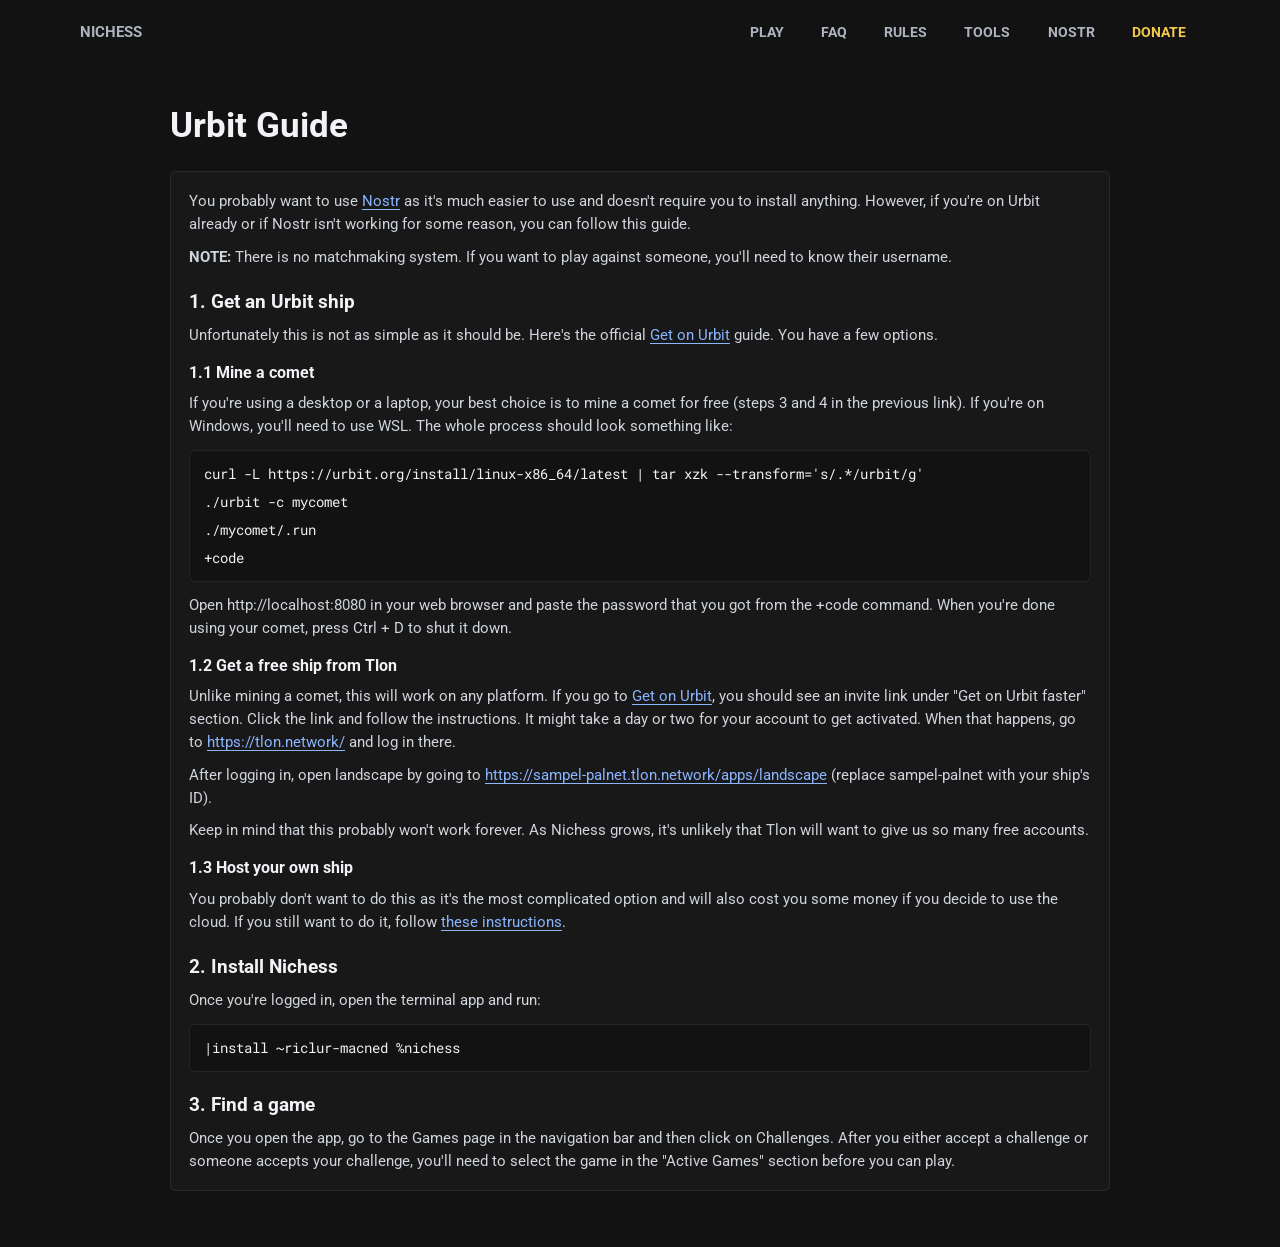
<file: urbit.html>
<!DOCTYPE html><html lang="en"><head>
    <link rel="preconnect" href="https://fonts.gstatic.com/" crossorigin="anonymous">
    <link rel="stylesheet" as="style" onload="this.rel='stylesheet'" href="https://fonts.googleapis.com/css2?family=Roboto:wght@400;500;700&amp;family=Roboto Mono:wght@400;700&amp;display=swap">

    <meta charset="UTF-8">
    <link rel="icon" href="/favicon.ico">
    <meta name="viewport" content="width=device-width, initial-scale=1.0">
    <meta name="theme-color" content="#1a1a2e">
    <meta name="description" content="How to play Nichess on Urbit: get a ship, install the app, and play games against other players.">
    <meta property="og:title" content="Urbit Guide">
    <meta property="og:description" content="How to play Nichess on Urbit: get a ship, install the app, and play games against other players.">
    <meta property="og:type" content="website">
    <meta property="og:url" content="https://www.nichess.org/urbit">
    <meta property="og:image" content="https://www.nichess.org/pwa-512x512.png">
    <link rel="apple-touch-icon" href="/apple-touch-icon-180x180.png" sizes="180x180">
    <title>Urbit Guide</title>
    <script type="module" crossorigin="" src="/assets/index-DMmiQFEL.js"></script>
    <link rel="stylesheet" crossorigin="" href="/assets/index-BHLRnv3j.css">
  <link rel="manifest" href="/manifest.webmanifest"><style id="vuetify-theme-stylesheet">:root {
      color-scheme: dark;
    }
    :root {
      --v-theme-background: 18,18,18;
      --v-theme-background-overlay-multiplier: 1;
      --v-theme-surface: 33,33,33;
      --v-theme-surface-overlay-multiplier: 1;
      --v-theme-surface-bright: 241,243,246;
      --v-theme-surface-bright-overlay-multiplier: 2;
      --v-theme-surface-light: 66,66,66;
      --v-theme-surface-light-overlay-multiplier: 1;
      --v-theme-surface-variant: 200,200,200;
      --v-theme-surface-variant-overlay-multiplier: 2;
      --v-theme-on-surface-variant: 0,0,0;
      --v-theme-primary: 139,181,255;
      --v-theme-primary-overlay-multiplier: 2;
      --v-theme-primary-darken-1: 39,124,193;
      --v-theme-primary-darken-1-overlay-multiplier: 2;
      --v-theme-secondary: 84,182,178;
      --v-theme-secondary-overlay-multiplier: 2;
      --v-theme-secondary-darken-1: 72,169,166;
      --v-theme-secondary-darken-1-overlay-multiplier: 2;
      --v-theme-error: 239,83,80;
      --v-theme-error-overlay-multiplier: 2;
      --v-theme-info: 139,181,255;
      --v-theme-info-overlay-multiplier: 2;
      --v-theme-success: 102,187,106;
      --v-theme-success-overlay-multiplier: 2;
      --v-theme-warning: 255,183,77;
      --v-theme-warning-overlay-multiplier: 2;
      --v-theme-on-background: 255,255,255;
      --v-theme-on-surface: 255,255,255;
      --v-theme-on-surface-bright: 0,0,0;
      --v-theme-on-surface-light: 255,255,255;
      --v-theme-on-primary: 0,0,0;
      --v-theme-on-primary-darken-1: 255,255,255;
      --v-theme-on-secondary: 255,255,255;
      --v-theme-on-secondary-darken-1: 255,255,255;
      --v-theme-on-error: 255,255,255;
      --v-theme-on-info: 0,0,0;
      --v-theme-on-success: 255,255,255;
      --v-theme-on-warning: 0,0,0;
      --v-border-color: 255, 255, 255;
      --v-border-opacity: 0.12;
      --v-high-emphasis-opacity: 1;
      --v-medium-emphasis-opacity: 0.7;
      --v-disabled-opacity: 0.5;
      --v-idle-opacity: 0.1;
      --v-hover-opacity: 0.04;
      --v-focus-opacity: 0.12;
      --v-selected-opacity: 0.08;
      --v-activated-opacity: 0.12;
      --v-pressed-opacity: 0.16;
      --v-dragged-opacity: 0.08;
      --v-theme-kbd: 66, 66, 66;
      --v-theme-on-kbd: 255, 255, 255;
      --v-theme-code: 52, 52, 52;
      --v-theme-on-code: 204, 204, 204;
    }
    .v-theme--light {
      color-scheme: normal;
      --v-theme-background: 255,255,255;
      --v-theme-background-overlay-multiplier: 1;
      --v-theme-surface: 255,255,255;
      --v-theme-surface-overlay-multiplier: 1;
      --v-theme-surface-bright: 255,255,255;
      --v-theme-surface-bright-overlay-multiplier: 1;
      --v-theme-surface-light: 238,238,238;
      --v-theme-surface-light-overlay-multiplier: 1;
      --v-theme-surface-variant: 66,66,66;
      --v-theme-surface-variant-overlay-multiplier: 2;
      --v-theme-on-surface-variant: 238,238,238;
      --v-theme-primary: 24,103,192;
      --v-theme-primary-overlay-multiplier: 2;
      --v-theme-primary-darken-1: 31,85,146;
      --v-theme-primary-darken-1-overlay-multiplier: 2;
      --v-theme-secondary: 72,169,166;
      --v-theme-secondary-overlay-multiplier: 1;
      --v-theme-secondary-darken-1: 1,135,134;
      --v-theme-secondary-darken-1-overlay-multiplier: 1;
      --v-theme-error: 176,0,32;
      --v-theme-error-overlay-multiplier: 2;
      --v-theme-info: 33,150,243;
      --v-theme-info-overlay-multiplier: 1;
      --v-theme-success: 76,175,80;
      --v-theme-success-overlay-multiplier: 1;
      --v-theme-warning: 251,140,0;
      --v-theme-warning-overlay-multiplier: 1;
      --v-theme-on-background: 0,0,0;
      --v-theme-on-surface: 0,0,0;
      --v-theme-on-surface-bright: 0,0,0;
      --v-theme-on-surface-light: 0,0,0;
      --v-theme-on-primary: 255,255,255;
      --v-theme-on-primary-darken-1: 255,255,255;
      --v-theme-on-secondary: 255,255,255;
      --v-theme-on-secondary-darken-1: 255,255,255;
      --v-theme-on-error: 255,255,255;
      --v-theme-on-info: 255,255,255;
      --v-theme-on-success: 255,255,255;
      --v-theme-on-warning: 255,255,255;
      --v-border-color: 0, 0, 0;
      --v-border-opacity: 0.12;
      --v-high-emphasis-opacity: 0.87;
      --v-medium-emphasis-opacity: 0.6;
      --v-disabled-opacity: 0.38;
      --v-idle-opacity: 0.04;
      --v-hover-opacity: 0.04;
      --v-focus-opacity: 0.12;
      --v-selected-opacity: 0.08;
      --v-activated-opacity: 0.12;
      --v-pressed-opacity: 0.12;
      --v-dragged-opacity: 0.08;
      --v-theme-kbd: 238, 238, 238;
      --v-theme-on-kbd: 0, 0, 0;
      --v-theme-code: 245, 245, 245;
      --v-theme-on-code: 0, 0, 0;
    }
    .v-theme--dark {
      color-scheme: dark;
      --v-theme-background: 18,18,18;
      --v-theme-background-overlay-multiplier: 1;
      --v-theme-surface: 33,33,33;
      --v-theme-surface-overlay-multiplier: 1;
      --v-theme-surface-bright: 241,243,246;
      --v-theme-surface-bright-overlay-multiplier: 2;
      --v-theme-surface-light: 66,66,66;
      --v-theme-surface-light-overlay-multiplier: 1;
      --v-theme-surface-variant: 200,200,200;
      --v-theme-surface-variant-overlay-multiplier: 2;
      --v-theme-on-surface-variant: 0,0,0;
      --v-theme-primary: 139,181,255;
      --v-theme-primary-overlay-multiplier: 2;
      --v-theme-primary-darken-1: 39,124,193;
      --v-theme-primary-darken-1-overlay-multiplier: 2;
      --v-theme-secondary: 84,182,178;
      --v-theme-secondary-overlay-multiplier: 2;
      --v-theme-secondary-darken-1: 72,169,166;
      --v-theme-secondary-darken-1-overlay-multiplier: 2;
      --v-theme-error: 239,83,80;
      --v-theme-error-overlay-multiplier: 2;
      --v-theme-info: 139,181,255;
      --v-theme-info-overlay-multiplier: 2;
      --v-theme-success: 102,187,106;
      --v-theme-success-overlay-multiplier: 2;
      --v-theme-warning: 255,183,77;
      --v-theme-warning-overlay-multiplier: 2;
      --v-theme-on-background: 255,255,255;
      --v-theme-on-surface: 255,255,255;
      --v-theme-on-surface-bright: 0,0,0;
      --v-theme-on-surface-light: 255,255,255;
      --v-theme-on-primary: 0,0,0;
      --v-theme-on-primary-darken-1: 255,255,255;
      --v-theme-on-secondary: 255,255,255;
      --v-theme-on-secondary-darken-1: 255,255,255;
      --v-theme-on-error: 255,255,255;
      --v-theme-on-info: 0,0,0;
      --v-theme-on-success: 255,255,255;
      --v-theme-on-warning: 0,0,0;
      --v-border-color: 255, 255, 255;
      --v-border-opacity: 0.12;
      --v-high-emphasis-opacity: 1;
      --v-medium-emphasis-opacity: 0.7;
      --v-disabled-opacity: 0.5;
      --v-idle-opacity: 0.1;
      --v-hover-opacity: 0.04;
      --v-focus-opacity: 0.12;
      --v-selected-opacity: 0.08;
      --v-activated-opacity: 0.12;
      --v-pressed-opacity: 0.16;
      --v-dragged-opacity: 0.08;
      --v-theme-kbd: 66, 66, 66;
      --v-theme-on-kbd: 255, 255, 255;
      --v-theme-code: 52, 52, 52;
      --v-theme-on-code: 204, 204, 204;
    }
    .bg-background {
      --v-theme-overlay-multiplier: var(--v-theme-background-overlay-multiplier);
      background-color: rgb(var(--v-theme-background)) !important;
      color: rgb(var(--v-theme-on-background)) !important;
    }
    .bg-surface {
      --v-theme-overlay-multiplier: var(--v-theme-surface-overlay-multiplier);
      background-color: rgb(var(--v-theme-surface)) !important;
      color: rgb(var(--v-theme-on-surface)) !important;
    }
    .bg-surface-bright {
      --v-theme-overlay-multiplier: var(--v-theme-surface-bright-overlay-multiplier);
      background-color: rgb(var(--v-theme-surface-bright)) !important;
      color: rgb(var(--v-theme-on-surface-bright)) !important;
    }
    .bg-surface-light {
      --v-theme-overlay-multiplier: var(--v-theme-surface-light-overlay-multiplier);
      background-color: rgb(var(--v-theme-surface-light)) !important;
      color: rgb(var(--v-theme-on-surface-light)) !important;
    }
    .bg-surface-variant {
      --v-theme-overlay-multiplier: var(--v-theme-surface-variant-overlay-multiplier);
      background-color: rgb(var(--v-theme-surface-variant)) !important;
      color: rgb(var(--v-theme-on-surface-variant)) !important;
    }
    .bg-primary {
      --v-theme-overlay-multiplier: var(--v-theme-primary-overlay-multiplier);
      background-color: rgb(var(--v-theme-primary)) !important;
      color: rgb(var(--v-theme-on-primary)) !important;
    }
    .bg-primary-darken-1 {
      --v-theme-overlay-multiplier: var(--v-theme-primary-darken-1-overlay-multiplier);
      background-color: rgb(var(--v-theme-primary-darken-1)) !important;
      color: rgb(var(--v-theme-on-primary-darken-1)) !important;
    }
    .bg-secondary {
      --v-theme-overlay-multiplier: var(--v-theme-secondary-overlay-multiplier);
      background-color: rgb(var(--v-theme-secondary)) !important;
      color: rgb(var(--v-theme-on-secondary)) !important;
    }
    .bg-secondary-darken-1 {
      --v-theme-overlay-multiplier: var(--v-theme-secondary-darken-1-overlay-multiplier);
      background-color: rgb(var(--v-theme-secondary-darken-1)) !important;
      color: rgb(var(--v-theme-on-secondary-darken-1)) !important;
    }
    .bg-error {
      --v-theme-overlay-multiplier: var(--v-theme-error-overlay-multiplier);
      background-color: rgb(var(--v-theme-error)) !important;
      color: rgb(var(--v-theme-on-error)) !important;
    }
    .bg-info {
      --v-theme-overlay-multiplier: var(--v-theme-info-overlay-multiplier);
      background-color: rgb(var(--v-theme-info)) !important;
      color: rgb(var(--v-theme-on-info)) !important;
    }
    .bg-success {
      --v-theme-overlay-multiplier: var(--v-theme-success-overlay-multiplier);
      background-color: rgb(var(--v-theme-success)) !important;
      color: rgb(var(--v-theme-on-success)) !important;
    }
    .bg-warning {
      --v-theme-overlay-multiplier: var(--v-theme-warning-overlay-multiplier);
      background-color: rgb(var(--v-theme-warning)) !important;
      color: rgb(var(--v-theme-on-warning)) !important;
    }
    .text-background {
      color: rgb(var(--v-theme-background)) !important;
    }
    .border-background {
      --v-border-color: var(--v-theme-background);
    }
    .text-surface {
      color: rgb(var(--v-theme-surface)) !important;
    }
    .border-surface {
      --v-border-color: var(--v-theme-surface);
    }
    .text-surface-bright {
      color: rgb(var(--v-theme-surface-bright)) !important;
    }
    .border-surface-bright {
      --v-border-color: var(--v-theme-surface-bright);
    }
    .text-surface-light {
      color: rgb(var(--v-theme-surface-light)) !important;
    }
    .border-surface-light {
      --v-border-color: var(--v-theme-surface-light);
    }
    .text-surface-variant {
      color: rgb(var(--v-theme-surface-variant)) !important;
    }
    .border-surface-variant {
      --v-border-color: var(--v-theme-surface-variant);
    }
    .on-surface-variant {
      color: rgb(var(--v-theme-on-surface-variant)) !important;
    }
    .text-primary {
      color: rgb(var(--v-theme-primary)) !important;
    }
    .border-primary {
      --v-border-color: var(--v-theme-primary);
    }
    .text-primary-darken-1 {
      color: rgb(var(--v-theme-primary-darken-1)) !important;
    }
    .border-primary-darken-1 {
      --v-border-color: var(--v-theme-primary-darken-1);
    }
    .text-secondary {
      color: rgb(var(--v-theme-secondary)) !important;
    }
    .border-secondary {
      --v-border-color: var(--v-theme-secondary);
    }
    .text-secondary-darken-1 {
      color: rgb(var(--v-theme-secondary-darken-1)) !important;
    }
    .border-secondary-darken-1 {
      --v-border-color: var(--v-theme-secondary-darken-1);
    }
    .text-error {
      color: rgb(var(--v-theme-error)) !important;
    }
    .border-error {
      --v-border-color: var(--v-theme-error);
    }
    .text-info {
      color: rgb(var(--v-theme-info)) !important;
    }
    .border-info {
      --v-border-color: var(--v-theme-info);
    }
    .text-success {
      color: rgb(var(--v-theme-success)) !important;
    }
    .border-success {
      --v-border-color: var(--v-theme-success);
    }
    .text-warning {
      color: rgb(var(--v-theme-warning)) !important;
    }
    .border-warning {
      --v-border-color: var(--v-theme-warning);
    }
    .on-background {
      color: rgb(var(--v-theme-on-background)) !important;
    }
    .on-surface {
      color: rgb(var(--v-theme-on-surface)) !important;
    }
    .on-surface-bright {
      color: rgb(var(--v-theme-on-surface-bright)) !important;
    }
    .on-surface-light {
      color: rgb(var(--v-theme-on-surface-light)) !important;
    }
    .on-primary {
      color: rgb(var(--v-theme-on-primary)) !important;
    }
    .on-primary-darken-1 {
      color: rgb(var(--v-theme-on-primary-darken-1)) !important;
    }
    .on-secondary {
      color: rgb(var(--v-theme-on-secondary)) !important;
    }
    .on-secondary-darken-1 {
      color: rgb(var(--v-theme-on-secondary-darken-1)) !important;
    }
    .on-error {
      color: rgb(var(--v-theme-on-error)) !important;
    }
    .on-info {
      color: rgb(var(--v-theme-on-info)) !important;
    }
    .on-success {
      color: rgb(var(--v-theme-on-success)) !important;
    }
    .on-warning {
      color: rgb(var(--v-theme-on-warning)) !important;
    }
</style><link rel="modulepreload" as="script" crossorigin="" href="/assets/default-DZkUxN3e.js"><link rel="stylesheet" crossorigin="" href="/assets/default-vDqa__t1.css"><link rel="canonical" href="https://www.nichess.org/urbit"><meta name="twitter:card" content="summary"><meta name="twitter:title" content="Urbit Guide"><meta name="twitter:description" content="How to play Nichess on Urbit: get a ship, install the app, and play games against other players."></head>
  <body>
    <div id="app" data-v-app=""><div data-v-db73bb10="" class="v-application v-theme--dark v-layout v-layout--full-height v-locale--is-ltr"><div class="v-application__wrap"><header data-v-db73bb10="" class="v-toolbar v-toolbar--density-default bg-transparent elevation-0 v-theme--dark v-locale--is-ltr v-app-bar site-app-bar" app="" style="top: 0px; z-index: 1006; transform: translateY(0px); position: fixed; transition: none !important; left: 0px; width: calc(100% + 0px);"><!----><div class="v-toolbar__content" style="height: 64px;"><!----><!----><div data-v-db73bb10="" class="v-container v-locale--is-ltr nav-container d-flex align-center"><button data-v-db73bb10="" type="button" class="v-btn v-btn--icon v-theme--dark v-btn--density-default v-btn--size-default v-btn--variant-text mobile-menu-button d-sm-none v-app-bar-nav-icon" aria-expanded="false" aria-label="Open navigation"><span class="v-btn__overlay"></span><span class="v-btn__underlay"></span><!----><span class="v-btn__content" data-no-activator=""><i class="v-icon notranslate v-theme--dark v-icon--size-default" aria-hidden="true"><svg class="v-icon__svg" xmlns="http://www.w3.org/2000/svg" viewBox="0 0 24 24" role="img" aria-hidden="true"><path d="M3,6H21V8H3V6M3,11H21V13H3V11M3,16H21V18H3V16Z"></path></svg></i></span><!----><!----></button><a data-v-db73bb10="" href="/" class="brand-link">Nichess</a><div data-v-db73bb10="" class="desktop-nav d-none d-sm-flex ml-auto"><button data-v-db73bb10="" type="button" class="v-btn v-theme--dark v-btn--density-default v-btn--size-default v-btn--variant-text nav-link"><span class="v-btn__overlay"></span><span class="v-btn__underlay"></span><!----><span class="v-btn__content" data-no-activator="">Play</span><!----><!----></button><!----><!----><a data-v-db73bb10="" href="/faq" class="v-btn v-theme--dark v-btn--density-default v-btn--size-default v-btn--variant-text nav-link"><span class="v-btn__overlay"></span><span class="v-btn__underlay"></span><!----><span class="v-btn__content" data-no-activator="">FAQ</span><!----><!----></a><a data-v-db73bb10="" href="/rules" class="v-btn v-theme--dark v-btn--density-default v-btn--size-default v-btn--variant-text nav-link"><span class="v-btn__overlay"></span><span class="v-btn__underlay"></span><!----><span class="v-btn__content" data-no-activator="">Rules</span><!----><!----></a><a data-v-db73bb10="" href="/tools" class="v-btn v-theme--dark v-btn--density-default v-btn--size-default v-btn--variant-text nav-link"><span class="v-btn__overlay"></span><span class="v-btn__underlay"></span><!----><span class="v-btn__content" data-no-activator="">Tools</span><!----><!----></a><a data-v-db73bb10="" href="/nostr" class="v-btn v-theme--dark v-btn--density-default v-btn--size-default v-btn--variant-text nav-link"><span class="v-btn__overlay"></span><span class="v-btn__underlay"></span><!----><span class="v-btn__content" data-no-activator="">Nostr</span><!----><!----></a><a data-v-db73bb10="" href="/donate" class="v-btn v-theme--dark v-btn--density-default v-btn--size-default v-btn--variant-text nav-link donate-link"><span class="v-btn__overlay"></span><span class="v-btn__underlay"></span><!----><span class="v-btn__content" data-no-activator="">Donate</span><!----><!----></a></div></div><!----></div><!----></header><nav class="v-navigation-drawer v-navigation-drawer--top v-navigation-drawer--temporary v-theme--dark v-navigation-drawer--mobile mobile-drawer d-sm-none" data-v-db73bb10="" style="top: 64px; z-index: 1004; transform: translateY(-256px); position: fixed; transition: none !important; height: 256px; left: 0px; width: calc(100% + 0px);"><!----><!----><div class="v-navigation-drawer__content"><div data-v-db73bb10="" class="v-list v-theme--dark bg-transparent v-list--density-default v-list--one-line mobile-nav-list" tabindex="0" role="list"><div data-v-db73bb10="" tabindex="-2" class="v-list-item v-list-item--link v-theme--dark v-list-item--density-default v-list-item--one-line rounded-0 v-list-item--variant-text mobile-play-item" role="listitem"><span class="v-list-item__overlay"></span><span class="v-list-item__underlay"></span><!----><div class="v-list-item__content" data-no-activator=""><div class="v-list-item-title">Play</div><!----><!----></div><!----></div><a data-v-db73bb10="" href="/faq" tabindex="-2" class="v-list-item v-list-item--link v-theme--dark v-list-item--density-default v-list-item--one-line rounded-0 v-list-item--variant-text mobile-nav-item" role="link"><span class="v-list-item__overlay"></span><span class="v-list-item__underlay"></span><!----><div class="v-list-item__content" data-no-activator=""><div class="v-list-item-title">FAQ</div><!----><!----></div><!----></a><a data-v-db73bb10="" href="/rules" tabindex="-2" class="v-list-item v-list-item--link v-theme--dark v-list-item--density-default v-list-item--one-line rounded-0 v-list-item--variant-text mobile-nav-item" role="link"><span class="v-list-item__overlay"></span><span class="v-list-item__underlay"></span><!----><div class="v-list-item__content" data-no-activator=""><div class="v-list-item-title">Rules</div><!----><!----></div><!----></a><a data-v-db73bb10="" href="/tools" tabindex="-2" class="v-list-item v-list-item--link v-theme--dark v-list-item--density-default v-list-item--one-line rounded-0 v-list-item--variant-text mobile-nav-item" role="link"><span class="v-list-item__overlay"></span><span class="v-list-item__underlay"></span><!----><div class="v-list-item__content" data-no-activator=""><div class="v-list-item-title">Tools</div><!----><!----></div><!----></a><a data-v-db73bb10="" href="/nostr" tabindex="-2" class="v-list-item v-list-item--link v-theme--dark v-list-item--density-default v-list-item--one-line rounded-0 v-list-item--variant-text mobile-nav-item" role="link"><span class="v-list-item__overlay"></span><span class="v-list-item__underlay"></span><!----><div class="v-list-item__content" data-no-activator=""><div class="v-list-item-title">Nostr</div><!----><!----></div><!----></a><a data-v-db73bb10="" href="/donate" tabindex="-2" class="v-list-item v-list-item--link v-theme--dark v-list-item--density-default v-list-item--one-line rounded-0 v-list-item--variant-text mobile-nav-item mobile-donate-item" role="link"><span class="v-list-item__overlay"></span><span class="v-list-item__underlay"></span><!----><div class="v-list-item__content" data-no-activator=""><div class="v-list-item-title">Donate</div><!----><!----></div><!----></a></div></div><!----></nav><!----><main data-v-db73bb10="" class="v-main" style="--v-layout-left: 0px; --v-layout-right: 0px; --v-layout-top: 64px; --v-layout-bottom: 0px; transition: none !important;"><main class="page-shell"><header class="page-header"><h1 class="page-title">Urbit Guide</h1></header><article class="site-panel"><p>You probably want to use <a href="/nostr" class="site-link">Nostr</a> as it's much easier to use and doesn't require you to install anything. However, if you're on Urbit already or if Nostr isn't working for some reason, you can follow this guide.</p><p><b>NOTE:</b> There is no matchmaking system. If you want to play against someone, you'll need to know their username. </p><h2>1. Get an Urbit ship</h2><p> Unfortunately this is not as simple as it should be. Here's the official <a class="site-link" href="https://docs.urbit.org/get-on-urbit">Get on Urbit</a> guide. You have a few options. </p><h3>1.1 Mine a comet</h3><p> If you're using a desktop or a laptop, your best choice is to mine a comet for free (steps 3 and 4 in the previous link). If you're on Windows, you'll need to use WSL. The whole process should look something like: </p><div class="code-block"><code>curl -L https://urbit.org/install/linux-x86_64/latest | tar xzk --transform='s/.*/urbit/g'</code><code>./urbit -c mycomet</code><code>./mycomet/.run</code><code>+code</code></div><p> Open http://localhost:8080 in your web browser and paste the password that you got from the +code command. When you're done using your comet, press Ctrl + D to shut it down. </p><h3>1.2 Get a free ship from Tlon</h3><p> Unlike mining a comet, this will work on any platform. If you go to <a class="site-link" href="https://docs.urbit.org/get-on-urbit">Get on Urbit</a>, you should see an invite link under "Get on Urbit faster" section. Click the link and follow the instructions. It might take a day or two for your account to get activated. When that happens, go to <a class="site-link" href="https://tlon.network/">https://tlon.network/</a> and log in there. </p><p> After logging in, open landscape by going to <a class="site-link" href="https://sampel-palnet.tlon.network/apps/landscape">https://sampel-palnet.tlon.network/apps/landscape</a> (replace sampel-palnet with your ship's ID). </p><p> Keep in mind that this probably won't work forever. As Nichess grows, it's unlikely that Tlon will want to give us so many free accounts. </p><h3>1.3 Host your own ship</h3><p> You probably don't want to do this as it's the most complicated option and will also cost you some money if you decide to use the cloud. If you still want to do it, follow <a class="site-link" href="https://docs.urbit.org/user-manual/running">these instructions</a>. </p><h2>2. Install Nichess</h2><p>Once you're logged in, open the terminal app and run:</p><div class="code-block"><code>|install ~riclur-macned %nichess</code></div><h2>3. Find a game</h2><p> Once you open the app, go to the Games page in the navigation bar and then click on Challenges. After you either accept a challenge or someone accepts your challenge, you'll need to select the game in the "Active Games" section before you can play. </p></article></main></main></div></div></div>
  

</body></html>
</file>
<file: assets/index-BHLRnv3j.css>
@charset "UTF-8";@keyframes v-shake{59%{margin-left:0}60%,80%{margin-left:2px}70%,90%{margin-left:-2px}}.bg-black{background-color:#000!important}.bg-black{color:#fff!important}.bg-white{background-color:#fff!important}.bg-white{color:#000!important}.bg-transparent{background-color:transparent!important}.bg-transparent{color:currentColor!important}.bg-red{background-color:#f44336!important}.bg-red{color:#fff!important}.bg-red-lighten-5{background-color:#ffebee!important}.bg-red-lighten-5{color:#000!important}.bg-red-lighten-4{background-color:#ffcdd2!important}.bg-red-lighten-4{color:#000!important}.bg-red-lighten-3{background-color:#ef9a9a!important}.bg-red-lighten-3{color:#000!important}.bg-red-lighten-2{background-color:#e57373!important}.bg-red-lighten-2{color:#fff!important}.bg-red-lighten-1{background-color:#ef5350!important}.bg-red-lighten-1{color:#fff!important}.bg-red-darken-1{background-color:#e53935!important}.bg-red-darken-1{color:#fff!important}.bg-red-darken-2{background-color:#d32f2f!important}.bg-red-darken-2{color:#fff!important}.bg-red-darken-3{background-color:#c62828!important}.bg-red-darken-3{color:#fff!important}.bg-red-darken-4{background-color:#b71c1c!important}.bg-red-darken-4{color:#fff!important}.bg-red-accent-1{background-color:#ff8a80!important}.bg-red-accent-1{color:#000!important}.bg-red-accent-2{background-color:#ff5252!important}.bg-red-accent-2{color:#fff!important}.bg-red-accent-3{background-color:#ff1744!important}.bg-red-accent-3{color:#fff!important}.bg-red-accent-4{background-color:#d50000!important}.bg-red-accent-4{color:#fff!important}.bg-pink{background-color:#e91e63!important}.bg-pink{color:#fff!important}.bg-pink-lighten-5{background-color:#fce4ec!important}.bg-pink-lighten-5{color:#000!important}.bg-pink-lighten-4{background-color:#f8bbd0!important}.bg-pink-lighten-4{color:#000!important}.bg-pink-lighten-3{background-color:#f48fb1!important}.bg-pink-lighten-3{color:#000!important}.bg-pink-lighten-2{background-color:#f06292!important}.bg-pink-lighten-2{color:#fff!important}.bg-pink-lighten-1{background-color:#ec407a!important}.bg-pink-lighten-1{color:#fff!important}.bg-pink-darken-1{background-color:#d81b60!important}.bg-pink-darken-1{color:#fff!important}.bg-pink-darken-2{background-color:#c2185b!important}.bg-pink-darken-2{color:#fff!important}.bg-pink-darken-3{background-color:#ad1457!important}.bg-pink-darken-3{color:#fff!important}.bg-pink-darken-4{background-color:#880e4f!important}.bg-pink-darken-4{color:#fff!important}.bg-pink-accent-1{background-color:#ff80ab!important}.bg-pink-accent-1{color:#fff!important}.bg-pink-accent-2{background-color:#ff4081!important}.bg-pink-accent-2{color:#fff!important}.bg-pink-accent-3{background-color:#f50057!important}.bg-pink-accent-3{color:#fff!important}.bg-pink-accent-4{background-color:#c51162!important}.bg-pink-accent-4{color:#fff!important}.bg-purple{background-color:#9c27b0!important}.bg-purple{color:#fff!important}.bg-purple-lighten-5{background-color:#f3e5f5!important}.bg-purple-lighten-5{color:#000!important}.bg-purple-lighten-4{background-color:#e1bee7!important}.bg-purple-lighten-4{color:#000!important}.bg-purple-lighten-3{background-color:#ce93d8!important}.bg-purple-lighten-3{color:#fff!important}.bg-purple-lighten-2{background-color:#ba68c8!important}.bg-purple-lighten-2{color:#fff!important}.bg-purple-lighten-1{background-color:#ab47bc!important}.bg-purple-lighten-1{color:#fff!important}.bg-purple-darken-1{background-color:#8e24aa!important}.bg-purple-darken-1{color:#fff!important}.bg-purple-darken-2{background-color:#7b1fa2!important}.bg-purple-darken-2{color:#fff!important}.bg-purple-darken-3{background-color:#6a1b9a!important}.bg-purple-darken-3{color:#fff!important}.bg-purple-darken-4{background-color:#4a148c!important}.bg-purple-darken-4{color:#fff!important}.bg-purple-accent-1{background-color:#ea80fc!important}.bg-purple-accent-1{color:#fff!important}.bg-purple-accent-2{background-color:#e040fb!important}.bg-purple-accent-2{color:#fff!important}.bg-purple-accent-3{background-color:#d500f9!important}.bg-purple-accent-3{color:#fff!important}.bg-purple-accent-4{background-color:#a0f!important}.bg-purple-accent-4{color:#fff!important}.bg-deep-purple{background-color:#673ab7!important}.bg-deep-purple{color:#fff!important}.bg-deep-purple-lighten-5{background-color:#ede7f6!important}.bg-deep-purple-lighten-5{color:#000!important}.bg-deep-purple-lighten-4{background-color:#d1c4e9!important}.bg-deep-purple-lighten-4{color:#000!important}.bg-deep-purple-lighten-3{background-color:#b39ddb!important}.bg-deep-purple-lighten-3{color:#fff!important}.bg-deep-purple-lighten-2{background-color:#9575cd!important}.bg-deep-purple-lighten-2{color:#fff!important}.bg-deep-purple-lighten-1{background-color:#7e57c2!important}.bg-deep-purple-lighten-1{color:#fff!important}.bg-deep-purple-darken-1{background-color:#5e35b1!important}.bg-deep-purple-darken-1{color:#fff!important}.bg-deep-purple-darken-2{background-color:#512da8!important}.bg-deep-purple-darken-2{color:#fff!important}.bg-deep-purple-darken-3{background-color:#4527a0!important}.bg-deep-purple-darken-3{color:#fff!important}.bg-deep-purple-darken-4{background-color:#311b92!important}.bg-deep-purple-darken-4{color:#fff!important}.bg-deep-purple-accent-1{background-color:#b388ff!important}.bg-deep-purple-accent-1{color:#fff!important}.bg-deep-purple-accent-2{background-color:#7c4dff!important}.bg-deep-purple-accent-2{color:#fff!important}.bg-deep-purple-accent-3{background-color:#651fff!important}.bg-deep-purple-accent-3{color:#fff!important}.bg-deep-purple-accent-4{background-color:#6200ea!important}.bg-deep-purple-accent-4{color:#fff!important}.bg-indigo{background-color:#3f51b5!important}.bg-indigo{color:#fff!important}.bg-indigo-lighten-5{background-color:#e8eaf6!important}.bg-indigo-lighten-5{color:#000!important}.bg-indigo-lighten-4{background-color:#c5cae9!important}.bg-indigo-lighten-4{color:#000!important}.bg-indigo-lighten-3{background-color:#9fa8da!important}.bg-indigo-lighten-3{color:#fff!important}.bg-indigo-lighten-2{background-color:#7986cb!important}.bg-indigo-lighten-2{color:#fff!important}.bg-indigo-lighten-1{background-color:#5c6bc0!important}.bg-indigo-lighten-1{color:#fff!important}.bg-indigo-darken-1{background-color:#3949ab!important}.bg-indigo-darken-1{color:#fff!important}.bg-indigo-darken-2{background-color:#303f9f!important}.bg-indigo-darken-2{color:#fff!important}.bg-indigo-darken-3{background-color:#283593!important}.bg-indigo-darken-3{color:#fff!important}.bg-indigo-darken-4{background-color:#1a237e!important}.bg-indigo-darken-4{color:#fff!important}.bg-indigo-accent-1{background-color:#8c9eff!important}.bg-indigo-accent-1{color:#fff!important}.bg-indigo-accent-2{background-color:#536dfe!important}.bg-indigo-accent-2{color:#fff!important}.bg-indigo-accent-3{background-color:#3d5afe!important}.bg-indigo-accent-3{color:#fff!important}.bg-indigo-accent-4{background-color:#304ffe!important}.bg-indigo-accent-4{color:#fff!important}.bg-blue{background-color:#2196f3!important}.bg-blue{color:#fff!important}.bg-blue-lighten-5{background-color:#e3f2fd!important}.bg-blue-lighten-5{color:#000!important}.bg-blue-lighten-4{background-color:#bbdefb!important}.bg-blue-lighten-4{color:#000!important}.bg-blue-lighten-3{background-color:#90caf9!important}.bg-blue-lighten-3{color:#000!important}.bg-blue-lighten-2{background-color:#64b5f6!important}.bg-blue-lighten-2{color:#000!important}.bg-blue-lighten-1{background-color:#42a5f5!important}.bg-blue-lighten-1{color:#fff!important}.bg-blue-darken-1{background-color:#1e88e5!important}.bg-blue-darken-1{color:#fff!important}.bg-blue-darken-2{background-color:#1976d2!important}.bg-blue-darken-2{color:#fff!important}.bg-blue-darken-3{background-color:#1565c0!important}.bg-blue-darken-3{color:#fff!important}.bg-blue-darken-4{background-color:#0d47a1!important}.bg-blue-darken-4{color:#fff!important}.bg-blue-accent-1{background-color:#82b1ff!important}.bg-blue-accent-1{color:#000!important}.bg-blue-accent-2{background-color:#448aff!important}.bg-blue-accent-2{color:#fff!important}.bg-blue-accent-3{background-color:#2979ff!important}.bg-blue-accent-3{color:#fff!important}.bg-blue-accent-4{background-color:#2962ff!important}.bg-blue-accent-4{color:#fff!important}.bg-light-blue{background-color:#03a9f4!important}.bg-light-blue{color:#fff!important}.bg-light-blue-lighten-5{background-color:#e1f5fe!important}.bg-light-blue-lighten-5{color:#000!important}.bg-light-blue-lighten-4{background-color:#b3e5fc!important}.bg-light-blue-lighten-4{color:#000!important}.bg-light-blue-lighten-3{background-color:#81d4fa!important}.bg-light-blue-lighten-3{color:#000!important}.bg-light-blue-lighten-2{background-color:#4fc3f7!important}.bg-light-blue-lighten-2{color:#000!important}.bg-light-blue-lighten-1{background-color:#29b6f6!important}.bg-light-blue-lighten-1{color:#000!important}.bg-light-blue-darken-1{background-color:#039be5!important}.bg-light-blue-darken-1{color:#fff!important}.bg-light-blue-darken-2{background-color:#0288d1!important}.bg-light-blue-darken-2{color:#fff!important}.bg-light-blue-darken-3{background-color:#0277bd!important}.bg-light-blue-darken-3{color:#fff!important}.bg-light-blue-darken-4{background-color:#01579b!important}.bg-light-blue-darken-4{color:#fff!important}.bg-light-blue-accent-1{background-color:#80d8ff!important}.bg-light-blue-accent-1{color:#000!important}.bg-light-blue-accent-2{background-color:#40c4ff!important}.bg-light-blue-accent-2{color:#000!important}.bg-light-blue-accent-3{background-color:#00b0ff!important}.bg-light-blue-accent-3{color:#fff!important}.bg-light-blue-accent-4{background-color:#0091ea!important}.bg-light-blue-accent-4{color:#fff!important}.bg-cyan{background-color:#00bcd4!important}.bg-cyan{color:#000!important}.bg-cyan-lighten-5{background-color:#e0f7fa!important}.bg-cyan-lighten-5{color:#000!important}.bg-cyan-lighten-4{background-color:#b2ebf2!important}.bg-cyan-lighten-4{color:#000!important}.bg-cyan-lighten-3{background-color:#80deea!important}.bg-cyan-lighten-3{color:#000!important}.bg-cyan-lighten-2{background-color:#4dd0e1!important}.bg-cyan-lighten-2{color:#000!important}.bg-cyan-lighten-1{background-color:#26c6da!important}.bg-cyan-lighten-1{color:#000!important}.bg-cyan-darken-1{background-color:#00acc1!important}.bg-cyan-darken-1{color:#fff!important}.bg-cyan-darken-2{background-color:#0097a7!important}.bg-cyan-darken-2{color:#fff!important}.bg-cyan-darken-3{background-color:#00838f!important}.bg-cyan-darken-3{color:#fff!important}.bg-cyan-darken-4{background-color:#006064!important}.bg-cyan-darken-4{color:#fff!important}.bg-cyan-accent-1{background-color:#84ffff!important}.bg-cyan-accent-1{color:#000!important}.bg-cyan-accent-2{background-color:#18ffff!important}.bg-cyan-accent-2{color:#000!important}.bg-cyan-accent-3{background-color:#00e5ff!important}.bg-cyan-accent-3{color:#000!important}.bg-cyan-accent-4{background-color:#00b8d4!important}.bg-cyan-accent-4{color:#fff!important}.bg-teal{background-color:#009688!important}.bg-teal{color:#fff!important}.bg-teal-lighten-5{background-color:#e0f2f1!important}.bg-teal-lighten-5{color:#000!important}.bg-teal-lighten-4{background-color:#b2dfdb!important}.bg-teal-lighten-4{color:#000!important}.bg-teal-lighten-3{background-color:#80cbc4!important}.bg-teal-lighten-3{color:#000!important}.bg-teal-lighten-2{background-color:#4db6ac!important}.bg-teal-lighten-2{color:#fff!important}.bg-teal-lighten-1{background-color:#26a69a!important}.bg-teal-lighten-1{color:#fff!important}.bg-teal-darken-1{background-color:#00897b!important}.bg-teal-darken-1{color:#fff!important}.bg-teal-darken-2{background-color:#00796b!important}.bg-teal-darken-2{color:#fff!important}.bg-teal-darken-3{background-color:#00695c!important}.bg-teal-darken-3{color:#fff!important}.bg-teal-darken-4{background-color:#004d40!important}.bg-teal-darken-4{color:#fff!important}.bg-teal-accent-1{background-color:#a7ffeb!important}.bg-teal-accent-1{color:#000!important}.bg-teal-accent-2{background-color:#64ffda!important}.bg-teal-accent-2{color:#000!important}.bg-teal-accent-3{background-color:#1de9b6!important}.bg-teal-accent-3{color:#000!important}.bg-teal-accent-4{background-color:#00bfa5!important}.bg-teal-accent-4{color:#fff!important}.bg-green{background-color:#4caf50!important}.bg-green{color:#fff!important}.bg-green-lighten-5{background-color:#e8f5e9!important}.bg-green-lighten-5{color:#000!important}.bg-green-lighten-4{background-color:#c8e6c9!important}.bg-green-lighten-4{color:#000!important}.bg-green-lighten-3{background-color:#a5d6a7!important}.bg-green-lighten-3{color:#000!important}.bg-green-lighten-2{background-color:#81c784!important}.bg-green-lighten-2{color:#000!important}.bg-green-lighten-1{background-color:#66bb6a!important}.bg-green-lighten-1{color:#fff!important}.bg-green-darken-1{background-color:#43a047!important}.bg-green-darken-1{color:#fff!important}.bg-green-darken-2{background-color:#388e3c!important}.bg-green-darken-2{color:#fff!important}.bg-green-darken-3{background-color:#2e7d32!important}.bg-green-darken-3{color:#fff!important}.bg-green-darken-4{background-color:#1b5e20!important}.bg-green-darken-4{color:#fff!important}.bg-green-accent-1{background-color:#b9f6ca!important}.bg-green-accent-1{color:#000!important}.bg-green-accent-2{background-color:#69f0ae!important}.bg-green-accent-2{color:#000!important}.bg-green-accent-3{background-color:#00e676!important}.bg-green-accent-3{color:#000!important}.bg-green-accent-4{background-color:#00c853!important}.bg-green-accent-4{color:#000!important}.bg-light-green{background-color:#8bc34a!important}.bg-light-green{color:#000!important}.bg-light-green-lighten-5{background-color:#f1f8e9!important}.bg-light-green-lighten-5{color:#000!important}.bg-light-green-lighten-4{background-color:#dcedc8!important}.bg-light-green-lighten-4{color:#000!important}.bg-light-green-lighten-3{background-color:#c5e1a5!important}.bg-light-green-lighten-3{color:#000!important}.bg-light-green-lighten-2{background-color:#aed581!important}.bg-light-green-lighten-2{color:#000!important}.bg-light-green-lighten-1{background-color:#9ccc65!important}.bg-light-green-lighten-1{color:#000!important}.bg-light-green-darken-1{background-color:#7cb342!important}.bg-light-green-darken-1{color:#fff!important}.bg-light-green-darken-2{background-color:#689f38!important}.bg-light-green-darken-2{color:#fff!important}.bg-light-green-darken-3{background-color:#558b2f!important}.bg-light-green-darken-3{color:#fff!important}.bg-light-green-darken-4{background-color:#33691e!important}.bg-light-green-darken-4{color:#fff!important}.bg-light-green-accent-1{background-color:#ccff90!important}.bg-light-green-accent-1{color:#000!important}.bg-light-green-accent-2{background-color:#b2ff59!important}.bg-light-green-accent-2{color:#000!important}.bg-light-green-accent-3{background-color:#76ff03!important}.bg-light-green-accent-3{color:#000!important}.bg-light-green-accent-4{background-color:#64dd17!important}.bg-light-green-accent-4{color:#000!important}.bg-lime{background-color:#cddc39!important}.bg-lime{color:#000!important}.bg-lime-lighten-5{background-color:#f9fbe7!important}.bg-lime-lighten-5{color:#000!important}.bg-lime-lighten-4{background-color:#f0f4c3!important}.bg-lime-lighten-4{color:#000!important}.bg-lime-lighten-3{background-color:#e6ee9c!important}.bg-lime-lighten-3{color:#000!important}.bg-lime-lighten-2{background-color:#dce775!important}.bg-lime-lighten-2{color:#000!important}.bg-lime-lighten-1{background-color:#d4e157!important}.bg-lime-lighten-1{color:#000!important}.bg-lime-darken-1{background-color:#c0ca33!important}.bg-lime-darken-1{color:#000!important}.bg-lime-darken-2{background-color:#afb42b!important}.bg-lime-darken-2{color:#000!important}.bg-lime-darken-3{background-color:#9e9d24!important}.bg-lime-darken-3{color:#fff!important}.bg-lime-darken-4{background-color:#827717!important}.bg-lime-darken-4{color:#fff!important}.bg-lime-accent-1{background-color:#f4ff81!important}.bg-lime-accent-1{color:#000!important}.bg-lime-accent-2{background-color:#eeff41!important}.bg-lime-accent-2{color:#000!important}.bg-lime-accent-3{background-color:#c6ff00!important}.bg-lime-accent-3{color:#000!important}.bg-lime-accent-4{background-color:#aeea00!important}.bg-lime-accent-4{color:#000!important}.bg-yellow{background-color:#ffeb3b!important}.bg-yellow{color:#000!important}.bg-yellow-lighten-5{background-color:#fffde7!important}.bg-yellow-lighten-5{color:#000!important}.bg-yellow-lighten-4{background-color:#fff9c4!important}.bg-yellow-lighten-4{color:#000!important}.bg-yellow-lighten-3{background-color:#fff59d!important}.bg-yellow-lighten-3{color:#000!important}.bg-yellow-lighten-2{background-color:#fff176!important}.bg-yellow-lighten-2{color:#000!important}.bg-yellow-lighten-1{background-color:#ffee58!important}.bg-yellow-lighten-1{color:#000!important}.bg-yellow-darken-1{background-color:#fdd835!important}.bg-yellow-darken-1{color:#000!important}.bg-yellow-darken-2{background-color:#fbc02d!important}.bg-yellow-darken-2{color:#000!important}.bg-yellow-darken-3{background-color:#f9a825!important}.bg-yellow-darken-3{color:#000!important}.bg-yellow-darken-4{background-color:#f57f17!important}.bg-yellow-darken-4{color:#fff!important}.bg-yellow-accent-1{background-color:#ffff8d!important}.bg-yellow-accent-1{color:#000!important}.bg-yellow-accent-2{background-color:#ff0!important}.bg-yellow-accent-2{color:#000!important}.bg-yellow-accent-3{background-color:#ffea00!important}.bg-yellow-accent-3{color:#000!important}.bg-yellow-accent-4{background-color:#ffd600!important}.bg-yellow-accent-4{color:#000!important}.bg-amber{background-color:#ffc107!important}.bg-amber{color:#000!important}.bg-amber-lighten-5{background-color:#fff8e1!important}.bg-amber-lighten-5{color:#000!important}.bg-amber-lighten-4{background-color:#ffecb3!important}.bg-amber-lighten-4{color:#000!important}.bg-amber-lighten-3{background-color:#ffe082!important}.bg-amber-lighten-3{color:#000!important}.bg-amber-lighten-2{background-color:#ffd54f!important}.bg-amber-lighten-2{color:#000!important}.bg-amber-lighten-1{background-color:#ffca28!important}.bg-amber-lighten-1{color:#000!important}.bg-amber-darken-1{background-color:#ffb300!important}.bg-amber-darken-1{color:#000!important}.bg-amber-darken-2{background-color:#ffa000!important}.bg-amber-darken-2{color:#000!important}.bg-amber-darken-3{background-color:#ff8f00!important}.bg-amber-darken-3{color:#000!important}.bg-amber-darken-4{background-color:#ff6f00!important}.bg-amber-darken-4{color:#fff!important}.bg-amber-accent-1{background-color:#ffe57f!important}.bg-amber-accent-1{color:#000!important}.bg-amber-accent-2{background-color:#ffd740!important}.bg-amber-accent-2{color:#000!important}.bg-amber-accent-3{background-color:#ffc400!important}.bg-amber-accent-3{color:#000!important}.bg-amber-accent-4{background-color:#ffab00!important}.bg-amber-accent-4{color:#000!important}.bg-orange{background-color:#ff9800!important}.bg-orange{color:#000!important}.bg-orange-lighten-5{background-color:#fff3e0!important}.bg-orange-lighten-5{color:#000!important}.bg-orange-lighten-4{background-color:#ffe0b2!important}.bg-orange-lighten-4{color:#000!important}.bg-orange-lighten-3{background-color:#ffcc80!important}.bg-orange-lighten-3{color:#000!important}.bg-orange-lighten-2{background-color:#ffb74d!important}.bg-orange-lighten-2{color:#000!important}.bg-orange-lighten-1{background-color:#ffa726!important}.bg-orange-lighten-1{color:#000!important}.bg-orange-darken-1{background-color:#fb8c00!important}.bg-orange-darken-1{color:#fff!important}.bg-orange-darken-2{background-color:#f57c00!important}.bg-orange-darken-2{color:#fff!important}.bg-orange-darken-3{background-color:#ef6c00!important}.bg-orange-darken-3{color:#fff!important}.bg-orange-darken-4{background-color:#e65100!important}.bg-orange-darken-4{color:#fff!important}.bg-orange-accent-1{background-color:#ffd180!important}.bg-orange-accent-1{color:#000!important}.bg-orange-accent-2{background-color:#ffab40!important}.bg-orange-accent-2{color:#000!important}.bg-orange-accent-3{background-color:#ff9100!important}.bg-orange-accent-3{color:#000!important}.bg-orange-accent-4{background-color:#ff6d00!important}.bg-orange-accent-4{color:#fff!important}.bg-deep-orange{background-color:#ff5722!important}.bg-deep-orange{color:#fff!important}.bg-deep-orange-lighten-5{background-color:#fbe9e7!important}.bg-deep-orange-lighten-5{color:#000!important}.bg-deep-orange-lighten-4{background-color:#ffccbc!important}.bg-deep-orange-lighten-4{color:#000!important}.bg-deep-orange-lighten-3{background-color:#ffab91!important}.bg-deep-orange-lighten-3{color:#000!important}.bg-deep-orange-lighten-2{background-color:#ff8a65!important}.bg-deep-orange-lighten-2{color:#000!important}.bg-deep-orange-lighten-1{background-color:#ff7043!important}.bg-deep-orange-lighten-1{color:#fff!important}.bg-deep-orange-darken-1{background-color:#f4511e!important}.bg-deep-orange-darken-1{color:#fff!important}.bg-deep-orange-darken-2{background-color:#e64a19!important}.bg-deep-orange-darken-2{color:#fff!important}.bg-deep-orange-darken-3{background-color:#d84315!important}.bg-deep-orange-darken-3{color:#fff!important}.bg-deep-orange-darken-4{background-color:#bf360c!important}.bg-deep-orange-darken-4{color:#fff!important}.bg-deep-orange-accent-1{background-color:#ff9e80!important}.bg-deep-orange-accent-1{color:#000!important}.bg-deep-orange-accent-2{background-color:#ff6e40!important}.bg-deep-orange-accent-2{color:#fff!important}.bg-deep-orange-accent-3{background-color:#ff3d00!important}.bg-deep-orange-accent-3{color:#fff!important}.bg-deep-orange-accent-4{background-color:#dd2c00!important}.bg-deep-orange-accent-4{color:#fff!important}.bg-brown{background-color:#795548!important}.bg-brown{color:#fff!important}.bg-brown-lighten-5{background-color:#efebe9!important}.bg-brown-lighten-5{color:#000!important}.bg-brown-lighten-4{background-color:#d7ccc8!important}.bg-brown-lighten-4{color:#000!important}.bg-brown-lighten-3{background-color:#bcaaa4!important}.bg-brown-lighten-3{color:#000!important}.bg-brown-lighten-2{background-color:#a1887f!important}.bg-brown-lighten-2{color:#fff!important}.bg-brown-lighten-1{background-color:#8d6e63!important}.bg-brown-lighten-1{color:#fff!important}.bg-brown-darken-1{background-color:#6d4c41!important}.bg-brown-darken-1{color:#fff!important}.bg-brown-darken-2{background-color:#5d4037!important}.bg-brown-darken-2{color:#fff!important}.bg-brown-darken-3{background-color:#4e342e!important}.bg-brown-darken-3{color:#fff!important}.bg-brown-darken-4{background-color:#3e2723!important}.bg-brown-darken-4{color:#fff!important}.bg-blue-grey{background-color:#607d8b!important}.bg-blue-grey{color:#fff!important}.bg-blue-grey-lighten-5{background-color:#eceff1!important}.bg-blue-grey-lighten-5{color:#000!important}.bg-blue-grey-lighten-4{background-color:#cfd8dc!important}.bg-blue-grey-lighten-4{color:#000!important}.bg-blue-grey-lighten-3{background-color:#b0bec5!important}.bg-blue-grey-lighten-3{color:#000!important}.bg-blue-grey-lighten-2{background-color:#90a4ae!important}.bg-blue-grey-lighten-2{color:#fff!important}.bg-blue-grey-lighten-1{background-color:#78909c!important}.bg-blue-grey-lighten-1{color:#fff!important}.bg-blue-grey-darken-1{background-color:#546e7a!important}.bg-blue-grey-darken-1{color:#fff!important}.bg-blue-grey-darken-2{background-color:#455a64!important}.bg-blue-grey-darken-2{color:#fff!important}.bg-blue-grey-darken-3{background-color:#37474f!important}.bg-blue-grey-darken-3{color:#fff!important}.bg-blue-grey-darken-4{background-color:#263238!important}.bg-blue-grey-darken-4{color:#fff!important}.bg-grey{background-color:#9e9e9e!important}.bg-grey{color:#fff!important}.bg-grey-lighten-5{background-color:#fafafa!important}.bg-grey-lighten-5{color:#000!important}.bg-grey-lighten-4{background-color:#f5f5f5!important}.bg-grey-lighten-4{color:#000!important}.bg-grey-lighten-3{background-color:#eee!important}.bg-grey-lighten-3{color:#000!important}.bg-grey-lighten-2{background-color:#e0e0e0!important}.bg-grey-lighten-2{color:#000!important}.bg-grey-lighten-1{background-color:#bdbdbd!important}.bg-grey-lighten-1{color:#000!important}.bg-grey-darken-1{background-color:#757575!important}.bg-grey-darken-1{color:#fff!important}.bg-grey-darken-2{background-color:#616161!important}.bg-grey-darken-2{color:#fff!important}.bg-grey-darken-3{background-color:#424242!important}.bg-grey-darken-3{color:#fff!important}.bg-grey-darken-4{background-color:#212121!important}.bg-grey-darken-4{color:#fff!important}.bg-shades-black{background-color:#000!important}.bg-shades-black{color:#fff!important}.bg-shades-white{background-color:#fff!important}.bg-shades-white{color:#000!important}.bg-shades-transparent{background-color:transparent!important}.bg-shades-transparent{color:currentColor!important}.text-black{color:#000!important}.text-white{color:#fff!important}.text-transparent{color:transparent!important}.text-red{color:#f44336!important}.text-red-lighten-5{color:#ffebee!important}.text-red-lighten-4{color:#ffcdd2!important}.text-red-lighten-3{color:#ef9a9a!important}.text-red-lighten-2{color:#e57373!important}.text-red-lighten-1{color:#ef5350!important}.text-red-darken-1{color:#e53935!important}.text-red-darken-2{color:#d32f2f!important}.text-red-darken-3{color:#c62828!important}.text-red-darken-4{color:#b71c1c!important}.text-red-accent-1{color:#ff8a80!important}.text-red-accent-2{color:#ff5252!important}.text-red-accent-3{color:#ff1744!important}.text-red-accent-4{color:#d50000!important}.text-pink{color:#e91e63!important}.text-pink-lighten-5{color:#fce4ec!important}.text-pink-lighten-4{color:#f8bbd0!important}.text-pink-lighten-3{color:#f48fb1!important}.text-pink-lighten-2{color:#f06292!important}.text-pink-lighten-1{color:#ec407a!important}.text-pink-darken-1{color:#d81b60!important}.text-pink-darken-2{color:#c2185b!important}.text-pink-darken-3{color:#ad1457!important}.text-pink-darken-4{color:#880e4f!important}.text-pink-accent-1{color:#ff80ab!important}.text-pink-accent-2{color:#ff4081!important}.text-pink-accent-3{color:#f50057!important}.text-pink-accent-4{color:#c51162!important}.text-purple{color:#9c27b0!important}.text-purple-lighten-5{color:#f3e5f5!important}.text-purple-lighten-4{color:#e1bee7!important}.text-purple-lighten-3{color:#ce93d8!important}.text-purple-lighten-2{color:#ba68c8!important}.text-purple-lighten-1{color:#ab47bc!important}.text-purple-darken-1{color:#8e24aa!important}.text-purple-darken-2{color:#7b1fa2!important}.text-purple-darken-3{color:#6a1b9a!important}.text-purple-darken-4{color:#4a148c!important}.text-purple-accent-1{color:#ea80fc!important}.text-purple-accent-2{color:#e040fb!important}.text-purple-accent-3{color:#d500f9!important}.text-purple-accent-4{color:#a0f!important}.text-deep-purple{color:#673ab7!important}.text-deep-purple-lighten-5{color:#ede7f6!important}.text-deep-purple-lighten-4{color:#d1c4e9!important}.text-deep-purple-lighten-3{color:#b39ddb!important}.text-deep-purple-lighten-2{color:#9575cd!important}.text-deep-purple-lighten-1{color:#7e57c2!important}.text-deep-purple-darken-1{color:#5e35b1!important}.text-deep-purple-darken-2{color:#512da8!important}.text-deep-purple-darken-3{color:#4527a0!important}.text-deep-purple-darken-4{color:#311b92!important}.text-deep-purple-accent-1{color:#b388ff!important}.text-deep-purple-accent-2{color:#7c4dff!important}.text-deep-purple-accent-3{color:#651fff!important}.text-deep-purple-accent-4{color:#6200ea!important}.text-indigo{color:#3f51b5!important}.text-indigo-lighten-5{color:#e8eaf6!important}.text-indigo-lighten-4{color:#c5cae9!important}.text-indigo-lighten-3{color:#9fa8da!important}.text-indigo-lighten-2{color:#7986cb!important}.text-indigo-lighten-1{color:#5c6bc0!important}.text-indigo-darken-1{color:#3949ab!important}.text-indigo-darken-2{color:#303f9f!important}.text-indigo-darken-3{color:#283593!important}.text-indigo-darken-4{color:#1a237e!important}.text-indigo-accent-1{color:#8c9eff!important}.text-indigo-accent-2{color:#536dfe!important}.text-indigo-accent-3{color:#3d5afe!important}.text-indigo-accent-4{color:#304ffe!important}.text-blue{color:#2196f3!important}.text-blue-lighten-5{color:#e3f2fd!important}.text-blue-lighten-4{color:#bbdefb!important}.text-blue-lighten-3{color:#90caf9!important}.text-blue-lighten-2{color:#64b5f6!important}.text-blue-lighten-1{color:#42a5f5!important}.text-blue-darken-1{color:#1e88e5!important}.text-blue-darken-2{color:#1976d2!important}.text-blue-darken-3{color:#1565c0!important}.text-blue-darken-4{color:#0d47a1!important}.text-blue-accent-1{color:#82b1ff!important}.text-blue-accent-2{color:#448aff!important}.text-blue-accent-3{color:#2979ff!important}.text-blue-accent-4{color:#2962ff!important}.text-light-blue{color:#03a9f4!important}.text-light-blue-lighten-5{color:#e1f5fe!important}.text-light-blue-lighten-4{color:#b3e5fc!important}.text-light-blue-lighten-3{color:#81d4fa!important}.text-light-blue-lighten-2{color:#4fc3f7!important}.text-light-blue-lighten-1{color:#29b6f6!important}.text-light-blue-darken-1{color:#039be5!important}.text-light-blue-darken-2{color:#0288d1!important}.text-light-blue-darken-3{color:#0277bd!important}.text-light-blue-darken-4{color:#01579b!important}.text-light-blue-accent-1{color:#80d8ff!important}.text-light-blue-accent-2{color:#40c4ff!important}.text-light-blue-accent-3{color:#00b0ff!important}.text-light-blue-accent-4{color:#0091ea!important}.text-cyan{color:#00bcd4!important}.text-cyan-lighten-5{color:#e0f7fa!important}.text-cyan-lighten-4{color:#b2ebf2!important}.text-cyan-lighten-3{color:#80deea!important}.text-cyan-lighten-2{color:#4dd0e1!important}.text-cyan-lighten-1{color:#26c6da!important}.text-cyan-darken-1{color:#00acc1!important}.text-cyan-darken-2{color:#0097a7!important}.text-cyan-darken-3{color:#00838f!important}.text-cyan-darken-4{color:#006064!important}.text-cyan-accent-1{color:#84ffff!important}.text-cyan-accent-2{color:#18ffff!important}.text-cyan-accent-3{color:#00e5ff!important}.text-cyan-accent-4{color:#00b8d4!important}.text-teal{color:#009688!important}.text-teal-lighten-5{color:#e0f2f1!important}.text-teal-lighten-4{color:#b2dfdb!important}.text-teal-lighten-3{color:#80cbc4!important}.text-teal-lighten-2{color:#4db6ac!important}.text-teal-lighten-1{color:#26a69a!important}.text-teal-darken-1{color:#00897b!important}.text-teal-darken-2{color:#00796b!important}.text-teal-darken-3{color:#00695c!important}.text-teal-darken-4{color:#004d40!important}.text-teal-accent-1{color:#a7ffeb!important}.text-teal-accent-2{color:#64ffda!important}.text-teal-accent-3{color:#1de9b6!important}.text-teal-accent-4{color:#00bfa5!important}.text-green{color:#4caf50!important}.text-green-lighten-5{color:#e8f5e9!important}.text-green-lighten-4{color:#c8e6c9!important}.text-green-lighten-3{color:#a5d6a7!important}.text-green-lighten-2{color:#81c784!important}.text-green-lighten-1{color:#66bb6a!important}.text-green-darken-1{color:#43a047!important}.text-green-darken-2{color:#388e3c!important}.text-green-darken-3{color:#2e7d32!important}.text-green-darken-4{color:#1b5e20!important}.text-green-accent-1{color:#b9f6ca!important}.text-green-accent-2{color:#69f0ae!important}.text-green-accent-3{color:#00e676!important}.text-green-accent-4{color:#00c853!important}.text-light-green{color:#8bc34a!important}.text-light-green-lighten-5{color:#f1f8e9!important}.text-light-green-lighten-4{color:#dcedc8!important}.text-light-green-lighten-3{color:#c5e1a5!important}.text-light-green-lighten-2{color:#aed581!important}.text-light-green-lighten-1{color:#9ccc65!important}.text-light-green-darken-1{color:#7cb342!important}.text-light-green-darken-2{color:#689f38!important}.text-light-green-darken-3{color:#558b2f!important}.text-light-green-darken-4{color:#33691e!important}.text-light-green-accent-1{color:#ccff90!important}.text-light-green-accent-2{color:#b2ff59!important}.text-light-green-accent-3{color:#76ff03!important}.text-light-green-accent-4{color:#64dd17!important}.text-lime{color:#cddc39!important}.text-lime-lighten-5{color:#f9fbe7!important}.text-lime-lighten-4{color:#f0f4c3!important}.text-lime-lighten-3{color:#e6ee9c!important}.text-lime-lighten-2{color:#dce775!important}.text-lime-lighten-1{color:#d4e157!important}.text-lime-darken-1{color:#c0ca33!important}.text-lime-darken-2{color:#afb42b!important}.text-lime-darken-3{color:#9e9d24!important}.text-lime-darken-4{color:#827717!important}.text-lime-accent-1{color:#f4ff81!important}.text-lime-accent-2{color:#eeff41!important}.text-lime-accent-3{color:#c6ff00!important}.text-lime-accent-4{color:#aeea00!important}.text-yellow{color:#ffeb3b!important}.text-yellow-lighten-5{color:#fffde7!important}.text-yellow-lighten-4{color:#fff9c4!important}.text-yellow-lighten-3{color:#fff59d!important}.text-yellow-lighten-2{color:#fff176!important}.text-yellow-lighten-1{color:#ffee58!important}.text-yellow-darken-1{color:#fdd835!important}.text-yellow-darken-2{color:#fbc02d!important}.text-yellow-darken-3{color:#f9a825!important}.text-yellow-darken-4{color:#f57f17!important}.text-yellow-accent-1{color:#ffff8d!important}.text-yellow-accent-2{color:#ff0!important}.text-yellow-accent-3{color:#ffea00!important}.text-yellow-accent-4{color:#ffd600!important}.text-amber{color:#ffc107!important}.text-amber-lighten-5{color:#fff8e1!important}.text-amber-lighten-4{color:#ffecb3!important}.text-amber-lighten-3{color:#ffe082!important}.text-amber-lighten-2{color:#ffd54f!important}.text-amber-lighten-1{color:#ffca28!important}.text-amber-darken-1{color:#ffb300!important}.text-amber-darken-2{color:#ffa000!important}.text-amber-darken-3{color:#ff8f00!important}.text-amber-darken-4{color:#ff6f00!important}.text-amber-accent-1{color:#ffe57f!important}.text-amber-accent-2{color:#ffd740!important}.text-amber-accent-3{color:#ffc400!important}.text-amber-accent-4{color:#ffab00!important}.text-orange{color:#ff9800!important}.text-orange-lighten-5{color:#fff3e0!important}.text-orange-lighten-4{color:#ffe0b2!important}.text-orange-lighten-3{color:#ffcc80!important}.text-orange-lighten-2{color:#ffb74d!important}.text-orange-lighten-1{color:#ffa726!important}.text-orange-darken-1{color:#fb8c00!important}.text-orange-darken-2{color:#f57c00!important}.text-orange-darken-3{color:#ef6c00!important}.text-orange-darken-4{color:#e65100!important}.text-orange-accent-1{color:#ffd180!important}.text-orange-accent-2{color:#ffab40!important}.text-orange-accent-3{color:#ff9100!important}.text-orange-accent-4{color:#ff6d00!important}.text-deep-orange{color:#ff5722!important}.text-deep-orange-lighten-5{color:#fbe9e7!important}.text-deep-orange-lighten-4{color:#ffccbc!important}.text-deep-orange-lighten-3{color:#ffab91!important}.text-deep-orange-lighten-2{color:#ff8a65!important}.text-deep-orange-lighten-1{color:#ff7043!important}.text-deep-orange-darken-1{color:#f4511e!important}.text-deep-orange-darken-2{color:#e64a19!important}.text-deep-orange-darken-3{color:#d84315!important}.text-deep-orange-darken-4{color:#bf360c!important}.text-deep-orange-accent-1{color:#ff9e80!important}.text-deep-orange-accent-2{color:#ff6e40!important}.text-deep-orange-accent-3{color:#ff3d00!important}.text-deep-orange-accent-4{color:#dd2c00!important}.text-brown{color:#795548!important}.text-brown-lighten-5{color:#efebe9!important}.text-brown-lighten-4{color:#d7ccc8!important}.text-brown-lighten-3{color:#bcaaa4!important}.text-brown-lighten-2{color:#a1887f!important}.text-brown-lighten-1{color:#8d6e63!important}.text-brown-darken-1{color:#6d4c41!important}.text-brown-darken-2{color:#5d4037!important}.text-brown-darken-3{color:#4e342e!important}.text-brown-darken-4{color:#3e2723!important}.text-blue-grey{color:#607d8b!important}.text-blue-grey-lighten-5{color:#eceff1!important}.text-blue-grey-lighten-4{color:#cfd8dc!important}.text-blue-grey-lighten-3{color:#b0bec5!important}.text-blue-grey-lighten-2{color:#90a4ae!important}.text-blue-grey-lighten-1{color:#78909c!important}.text-blue-grey-darken-1{color:#546e7a!important}.text-blue-grey-darken-2{color:#455a64!important}.text-blue-grey-darken-3{color:#37474f!important}.text-blue-grey-darken-4{color:#263238!important}.text-grey{color:#9e9e9e!important}.text-grey-lighten-5{color:#fafafa!important}.text-grey-lighten-4{color:#f5f5f5!important}.text-grey-lighten-3{color:#eee!important}.text-grey-lighten-2{color:#e0e0e0!important}.text-grey-lighten-1{color:#bdbdbd!important}.text-grey-darken-1{color:#757575!important}.text-grey-darken-2{color:#616161!important}.text-grey-darken-3{color:#424242!important}.text-grey-darken-4{color:#212121!important}.text-shades-black{color:#000!important}.text-shades-white{color:#fff!important}.text-shades-transparent{color:transparent!important}/*!
 * ress.css • v2.0.4
 * MIT License
 * github.com/filipelinhares/ress
 */html{box-sizing:border-box;overflow-y:scroll;-webkit-text-size-adjust:100%;word-break:normal;-moz-tab-size:4;tab-size:4}*,:before,:after{background-repeat:no-repeat;box-sizing:inherit}:before,:after{text-decoration:inherit;vertical-align:inherit}*{padding:0;margin:0}hr{overflow:visible;height:0}details,main{display:block}summary{display:list-item}small{font-size:80%}[hidden]{display:none}abbr[title]{border-bottom:none;text-decoration:underline;text-decoration:underline dotted}a{background-color:transparent}a:active,a:hover{outline-width:0}code,kbd,pre,samp{font-family:monospace,monospace}pre{font-size:1em}b,strong{font-weight:bolder}sub,sup{font-size:75%;line-height:0;position:relative;vertical-align:baseline}sub{bottom:-.25em}sup{top:-.5em}input{border-radius:0}[disabled]{cursor:default}[type=number]::-webkit-inner-spin-button,[type=number]::-webkit-outer-spin-button{height:auto}[type=search]{-webkit-appearance:textfield;outline-offset:-2px}[type=search]::-webkit-search-cancel-button,[type=search]::-webkit-search-decoration{-webkit-appearance:none}textarea{overflow:auto;resize:vertical}button,input,optgroup,select,textarea{font:inherit}optgroup{font-weight:700}button{overflow:visible}button,select{text-transform:none}button,[type=button],[type=reset],[type=submit],[role=button]{cursor:pointer;color:inherit}button::-moz-focus-inner,[type=button]::-moz-focus-inner,[type=reset]::-moz-focus-inner,[type=submit]::-moz-focus-inner{border-style:none;padding:0}button:-moz-focusring,[type=button]::-moz-focus-inner,[type=reset]::-moz-focus-inner,[type=submit]::-moz-focus-inner{outline:1px dotted ButtonText}button,html [type=button],[type=reset],[type=submit]{-webkit-appearance:button}button,input,select,textarea{background-color:transparent;border-style:none}select{-moz-appearance:none;-webkit-appearance:none}select::-ms-expand{display:none}select::-ms-value{color:currentColor}legend{border:0;color:inherit;display:table;white-space:normal;max-width:100%}::-webkit-file-upload-button{-webkit-appearance:button;color:inherit;font:inherit}::-ms-clear,::-ms-reveal{display:none}img{border-style:none}progress{vertical-align:baseline}@media screen{[hidden~=screen]{display:inherit}[hidden~=screen]:not(:active):not(:focus):not(:target){position:absolute!important;clip:rect(0 0 0 0)!important}}[aria-busy=true]{cursor:progress}[aria-controls]{cursor:pointer}[aria-disabled=true]{cursor:default}@media(prefers-reduced-motion:no-preference){.dialog-transition-enter-active,.dialog-bottom-transition-enter-active,.dialog-top-transition-enter-active{transition-duration:225ms!important;transition-timing-function:cubic-bezier(0,0,.2,1)!important}.dialog-transition-leave-active,.dialog-bottom-transition-leave-active,.dialog-top-transition-leave-active{transition-duration:125ms!important;transition-timing-function:cubic-bezier(.4,0,1,1)!important}.dialog-transition-enter-active,.dialog-transition-leave-active,.dialog-bottom-transition-enter-active,.dialog-bottom-transition-leave-active,.dialog-top-transition-enter-active,.dialog-top-transition-leave-active{transition-property:transform,opacity!important;pointer-events:none}.dialog-transition-enter-from,.dialog-transition-leave-to{transform:scale(.9);opacity:0}.dialog-transition-enter-to,.dialog-transition-leave-from{opacity:1}.dialog-bottom-transition-enter-from,.dialog-bottom-transition-leave-to{transform:translateY(calc(50vh + 50%))}.dialog-top-transition-enter-from,.dialog-top-transition-leave-to{transform:translateY(calc(-50vh - 50%))}.picker-transition-enter-active,.picker-reverse-transition-enter-active,.picker-transition-leave-active,.picker-reverse-transition-leave-active{transition-duration:.3s!important;transition-timing-function:cubic-bezier(.4,0,.2,1)!important}.picker-transition-move,.picker-reverse-transition-move{transition-duration:.5s!important;transition-property:transform!important;transition-timing-function:cubic-bezier(.4,0,.2,1)!important}.picker-transition-enter-from,.picker-transition-leave-to,.picker-reverse-transition-enter-from,.picker-reverse-transition-leave-to{opacity:0}.picker-transition-leave-from,.picker-transition-leave-active,.picker-transition-leave-to,.picker-reverse-transition-leave-from,.picker-reverse-transition-leave-active,.picker-reverse-transition-leave-to{position:absolute!important}.picker-transition-enter-active,.picker-transition-leave-active,.picker-reverse-transition-enter-active,.picker-reverse-transition-leave-active{transition-property:transform,opacity!important}.picker-transition-enter-active,.picker-transition-leave-active{transition-duration:.3s!important;transition-timing-function:cubic-bezier(.4,0,.2,1)!important}.picker-transition-move{transition-duration:.5s!important;transition-property:transform!important;transition-timing-function:cubic-bezier(.4,0,.2,1)!important}.picker-transition-enter-from{transform:translate(100%)}.picker-transition-leave-to{transform:translate(-100%)}.picker-reverse-transition-enter-active,.picker-reverse-transition-leave-active{transition-duration:.3s!important;transition-timing-function:cubic-bezier(.4,0,.2,1)!important}.picker-reverse-transition-move{transition-duration:.5s!important;transition-property:transform!important;transition-timing-function:cubic-bezier(.4,0,.2,1)!important}.picker-reverse-transition-enter-from{transform:translate(-100%)}.picker-reverse-transition-leave-to{transform:translate(100%)}.expand-transition-enter-active,.expand-transition-leave-active{transition-duration:.3s!important;transition-timing-function:cubic-bezier(.4,0,.2,1)!important}.expand-transition-move{transition-duration:.5s!important;transition-property:transform!important;transition-timing-function:cubic-bezier(.4,0,.2,1)!important}.expand-transition-enter-active,.expand-transition-leave-active{transition-property:height!important}.expand-x-transition-enter-active,.expand-x-transition-leave-active{transition-duration:.3s!important;transition-timing-function:cubic-bezier(.4,0,.2,1)!important}.expand-x-transition-move{transition-duration:.5s!important;transition-property:transform!important;transition-timing-function:cubic-bezier(.4,0,.2,1)!important}.expand-x-transition-enter-active,.expand-x-transition-leave-active{transition-property:width!important}.scale-transition-enter-active,.scale-transition-leave-active{transition-duration:.3s!important;transition-timing-function:cubic-bezier(.4,0,.2,1)!important}.scale-transition-move{transition-duration:.5s!important;transition-property:transform!important;transition-timing-function:cubic-bezier(.4,0,.2,1)!important}.scale-transition-leave-to{opacity:0}.scale-transition-leave-active{transition-duration:.1s!important}.scale-transition-enter-from{opacity:0;transform:scale(0)}.scale-transition-enter-active,.scale-transition-leave-active{transition-property:transform,opacity!important}.scale-rotate-transition-enter-active,.scale-rotate-transition-leave-active{transition-duration:.3s!important;transition-timing-function:cubic-bezier(.4,0,.2,1)!important}.scale-rotate-transition-move{transition-duration:.5s!important;transition-property:transform!important;transition-timing-function:cubic-bezier(.4,0,.2,1)!important}.scale-rotate-transition-leave-to{opacity:0}.scale-rotate-transition-leave-active{transition-duration:.1s!important}.scale-rotate-transition-enter-from{opacity:0;transform:scale(0) rotate(-45deg)}.scale-rotate-transition-enter-active,.scale-rotate-transition-leave-active{transition-property:transform,opacity!important}.scale-rotate-reverse-transition-enter-active,.scale-rotate-reverse-transition-leave-active{transition-duration:.3s!important;transition-timing-function:cubic-bezier(.4,0,.2,1)!important}.scale-rotate-reverse-transition-move{transition-duration:.5s!important;transition-property:transform!important;transition-timing-function:cubic-bezier(.4,0,.2,1)!important}.scale-rotate-reverse-transition-leave-to{opacity:0}.scale-rotate-reverse-transition-leave-active{transition-duration:.1s!important}.scale-rotate-reverse-transition-enter-from{opacity:0;transform:scale(0) rotate(45deg)}.scale-rotate-reverse-transition-enter-active,.scale-rotate-reverse-transition-leave-active{transition-property:transform,opacity!important}.message-transition-enter-active,.message-transition-leave-active{transition-duration:.3s!important;transition-timing-function:cubic-bezier(.4,0,.2,1)!important}.message-transition-move{transition-duration:.5s!important;transition-property:transform!important;transition-timing-function:cubic-bezier(.4,0,.2,1)!important}.message-transition-enter-from,.message-transition-leave-to{opacity:0;transform:translateY(-15px)}.message-transition-leave-from,.message-transition-leave-active{position:absolute}.message-transition-enter-active,.message-transition-leave-active{transition-property:transform,opacity!important}.slide-y-transition-enter-active,.slide-y-transition-leave-active{transition-duration:.3s!important;transition-timing-function:cubic-bezier(.4,0,.2,1)!important}.slide-y-transition-move{transition-duration:.5s!important;transition-property:transform!important;transition-timing-function:cubic-bezier(.4,0,.2,1)!important}.slide-y-transition-enter-from,.slide-y-transition-leave-to{opacity:0;transform:translateY(-15px)}.slide-y-transition-enter-active,.slide-y-transition-leave-active{transition-property:transform,opacity!important}.slide-y-reverse-transition-enter-active,.slide-y-reverse-transition-leave-active{transition-duration:.3s!important;transition-timing-function:cubic-bezier(.4,0,.2,1)!important}.slide-y-reverse-transition-move{transition-duration:.5s!important;transition-property:transform!important;transition-timing-function:cubic-bezier(.4,0,.2,1)!important}.slide-y-reverse-transition-enter-from,.slide-y-reverse-transition-leave-to{opacity:0;transform:translateY(15px)}.slide-y-reverse-transition-enter-active,.slide-y-reverse-transition-leave-active{transition-property:transform,opacity!important}.scroll-y-transition-enter-active,.scroll-y-transition-leave-active{transition-duration:.3s!important;transition-timing-function:cubic-bezier(.4,0,.2,1)!important}.scroll-y-transition-move{transition-duration:.5s!important;transition-property:transform!important;transition-timing-function:cubic-bezier(.4,0,.2,1)!important}.scroll-y-transition-enter-from,.scroll-y-transition-leave-to{opacity:0}.scroll-y-transition-enter-from{transform:translateY(-15px)}.scroll-y-transition-leave-to{transform:translateY(15px)}.scroll-y-transition-enter-active,.scroll-y-transition-leave-active{transition-property:transform,opacity!important}.scroll-y-reverse-transition-enter-active,.scroll-y-reverse-transition-leave-active{transition-duration:.3s!important;transition-timing-function:cubic-bezier(.4,0,.2,1)!important}.scroll-y-reverse-transition-move{transition-duration:.5s!important;transition-property:transform!important;transition-timing-function:cubic-bezier(.4,0,.2,1)!important}.scroll-y-reverse-transition-enter-from,.scroll-y-reverse-transition-leave-to{opacity:0}.scroll-y-reverse-transition-enter-from{transform:translateY(15px)}.scroll-y-reverse-transition-leave-to{transform:translateY(-15px)}.scroll-y-reverse-transition-enter-active,.scroll-y-reverse-transition-leave-active{transition-property:transform,opacity!important}.scroll-x-transition-enter-active,.scroll-x-transition-leave-active{transition-duration:.3s!important;transition-timing-function:cubic-bezier(.4,0,.2,1)!important}.scroll-x-transition-move{transition-duration:.5s!important;transition-property:transform!important;transition-timing-function:cubic-bezier(.4,0,.2,1)!important}.scroll-x-transition-enter-from,.scroll-x-transition-leave-to{opacity:0}.scroll-x-transition-enter-from{transform:translate(-15px)}.scroll-x-transition-leave-to{transform:translate(15px)}.scroll-x-transition-enter-active,.scroll-x-transition-leave-active{transition-property:transform,opacity!important}.scroll-x-reverse-transition-enter-active,.scroll-x-reverse-transition-leave-active{transition-duration:.3s!important;transition-timing-function:cubic-bezier(.4,0,.2,1)!important}.scroll-x-reverse-transition-move{transition-duration:.5s!important;transition-property:transform!important;transition-timing-function:cubic-bezier(.4,0,.2,1)!important}.scroll-x-reverse-transition-enter-from,.scroll-x-reverse-transition-leave-to{opacity:0}.scroll-x-reverse-transition-enter-from{transform:translate(15px)}.scroll-x-reverse-transition-leave-to{transform:translate(-15px)}.scroll-x-reverse-transition-enter-active,.scroll-x-reverse-transition-leave-active{transition-property:transform,opacity!important}.slide-x-transition-enter-active,.slide-x-transition-leave-active{transition-duration:.3s!important;transition-timing-function:cubic-bezier(.4,0,.2,1)!important}.slide-x-transition-move{transition-duration:.5s!important;transition-property:transform!important;transition-timing-function:cubic-bezier(.4,0,.2,1)!important}.slide-x-transition-enter-from,.slide-x-transition-leave-to{opacity:0;transform:translate(-15px)}.slide-x-transition-enter-active,.slide-x-transition-leave-active{transition-property:transform,opacity!important}.slide-x-reverse-transition-enter-active,.slide-x-reverse-transition-leave-active{transition-duration:.3s!important;transition-timing-function:cubic-bezier(.4,0,.2,1)!important}.slide-x-reverse-transition-move{transition-duration:.5s!important;transition-property:transform!important;transition-timing-function:cubic-bezier(.4,0,.2,1)!important}.slide-x-reverse-transition-enter-from,.slide-x-reverse-transition-leave-to{opacity:0;transform:translate(15px)}.slide-x-reverse-transition-enter-active,.slide-x-reverse-transition-leave-active{transition-property:transform,opacity!important}.fade-transition-enter-active,.fade-transition-leave-active{transition-duration:.3s!important;transition-timing-function:cubic-bezier(.4,0,.2,1)!important}.fade-transition-move{transition-duration:.5s!important;transition-property:transform!important;transition-timing-function:cubic-bezier(.4,0,.2,1)!important}.fade-transition-enter-from,.fade-transition-leave-to{opacity:0!important}.fade-transition-enter-active,.fade-transition-leave-active{transition-property:opacity!important}.fab-transition-enter-active,.fab-transition-leave-active{transition-duration:.3s!important;transition-timing-function:cubic-bezier(.4,0,.2,1)!important}.fab-transition-move{transition-duration:.5s!important;transition-property:transform!important;transition-timing-function:cubic-bezier(.4,0,.2,1)!important}.fab-transition-enter-from,.fab-transition-leave-to{transform:scale(0) rotate(-45deg)}.fab-transition-enter-active,.fab-transition-leave-active{transition-property:transform!important}}.v-locale--is-rtl{direction:rtl}.v-locale--is-ltr{direction:ltr}.blockquote{padding:16px 0 16px 24px;font-size:18px;font-weight:300}html{font-family:Roboto,sans-serif;line-height:1.5;font-size:1rem;overflow-x:hidden;text-rendering:optimizeLegibility;-webkit-font-smoothing:antialiased;-moz-osx-font-smoothing:grayscale;-webkit-tap-highlight-color:rgba(0,0,0,0)}html.overflow-y-hidden{overflow-y:hidden!important}:root{--v-theme-overlay-multiplier: 1;--v-scrollbar-offset: 0px}@supports (-webkit-touch-callout: none){body{cursor:pointer}}@media only print{.hidden-print-only{display:none!important}}@media only screen{.hidden-screen-only{display:none!important}}@media(max-width:599.98px){.hidden-xs{display:none!important}}@media(min-width:600px)and (max-width:959.98px){.hidden-sm{display:none!important}}@media(min-width:960px)and (max-width:1279.98px){.hidden-md{display:none!important}}@media(min-width:1280px)and (max-width:1919.98px){.hidden-lg{display:none!important}}@media(min-width:1920px)and (max-width:2559.98px){.hidden-xl{display:none!important}}@media(min-width:2560px){.hidden-xxl{display:none!important}}@media(min-width:600px){.hidden-sm-and-up{display:none!important}}@media(min-width:960px){.hidden-md-and-up{display:none!important}}@media(min-width:1280px){.hidden-lg-and-up{display:none!important}}@media(min-width:1920px){.hidden-xl-and-up{display:none!important}}@media(max-width:959.98px){.hidden-sm-and-down{display:none!important}}@media(max-width:1279.98px){.hidden-md-and-down{display:none!important}}@media(max-width:1919.98px){.hidden-lg-and-down{display:none!important}}@media(max-width:2559.98px){.hidden-xl-and-down{display:none!important}}.elevation-24{box-shadow:0 11px 15px -7px var(--v-shadow-key-umbra-opacity, rgba(0, 0, 0, .2)),0 24px 38px 3px var(--v-shadow-key-penumbra-opacity, rgba(0, 0, 0, .14)),0 9px 46px 8px var(--v-shadow-key-ambient-opacity, rgba(0, 0, 0, .12))!important}.elevation-23{box-shadow:0 11px 14px -7px var(--v-shadow-key-umbra-opacity, rgba(0, 0, 0, .2)),0 23px 36px 3px var(--v-shadow-key-penumbra-opacity, rgba(0, 0, 0, .14)),0 9px 44px 8px var(--v-shadow-key-ambient-opacity, rgba(0, 0, 0, .12))!important}.elevation-22{box-shadow:0 10px 14px -6px var(--v-shadow-key-umbra-opacity, rgba(0, 0, 0, .2)),0 22px 35px 3px var(--v-shadow-key-penumbra-opacity, rgba(0, 0, 0, .14)),0 8px 42px 7px var(--v-shadow-key-ambient-opacity, rgba(0, 0, 0, .12))!important}.elevation-21{box-shadow:0 10px 13px -6px var(--v-shadow-key-umbra-opacity, rgba(0, 0, 0, .2)),0 21px 33px 3px var(--v-shadow-key-penumbra-opacity, rgba(0, 0, 0, .14)),0 8px 40px 7px var(--v-shadow-key-ambient-opacity, rgba(0, 0, 0, .12))!important}.elevation-20{box-shadow:0 10px 13px -6px var(--v-shadow-key-umbra-opacity, rgba(0, 0, 0, .2)),0 20px 31px 3px var(--v-shadow-key-penumbra-opacity, rgba(0, 0, 0, .14)),0 8px 38px 7px var(--v-shadow-key-ambient-opacity, rgba(0, 0, 0, .12))!important}.elevation-19{box-shadow:0 9px 12px -6px var(--v-shadow-key-umbra-opacity, rgba(0, 0, 0, .2)),0 19px 29px 2px var(--v-shadow-key-penumbra-opacity, rgba(0, 0, 0, .14)),0 7px 36px 6px var(--v-shadow-key-ambient-opacity, rgba(0, 0, 0, .12))!important}.elevation-18{box-shadow:0 9px 11px -5px var(--v-shadow-key-umbra-opacity, rgba(0, 0, 0, .2)),0 18px 28px 2px var(--v-shadow-key-penumbra-opacity, rgba(0, 0, 0, .14)),0 7px 34px 6px var(--v-shadow-key-ambient-opacity, rgba(0, 0, 0, .12))!important}.elevation-17{box-shadow:0 8px 11px -5px var(--v-shadow-key-umbra-opacity, rgba(0, 0, 0, .2)),0 17px 26px 2px var(--v-shadow-key-penumbra-opacity, rgba(0, 0, 0, .14)),0 6px 32px 5px var(--v-shadow-key-ambient-opacity, rgba(0, 0, 0, .12))!important}.elevation-16{box-shadow:0 8px 10px -5px var(--v-shadow-key-umbra-opacity, rgba(0, 0, 0, .2)),0 16px 24px 2px var(--v-shadow-key-penumbra-opacity, rgba(0, 0, 0, .14)),0 6px 30px 5px var(--v-shadow-key-ambient-opacity, rgba(0, 0, 0, .12))!important}.elevation-15{box-shadow:0 8px 9px -5px var(--v-shadow-key-umbra-opacity, rgba(0, 0, 0, .2)),0 15px 22px 2px var(--v-shadow-key-penumbra-opacity, rgba(0, 0, 0, .14)),0 6px 28px 5px var(--v-shadow-key-ambient-opacity, rgba(0, 0, 0, .12))!important}.elevation-14{box-shadow:0 7px 9px -4px var(--v-shadow-key-umbra-opacity, rgba(0, 0, 0, .2)),0 14px 21px 2px var(--v-shadow-key-penumbra-opacity, rgba(0, 0, 0, .14)),0 5px 26px 4px var(--v-shadow-key-ambient-opacity, rgba(0, 0, 0, .12))!important}.elevation-13{box-shadow:0 7px 8px -4px var(--v-shadow-key-umbra-opacity, rgba(0, 0, 0, .2)),0 13px 19px 2px var(--v-shadow-key-penumbra-opacity, rgba(0, 0, 0, .14)),0 5px 24px 4px var(--v-shadow-key-ambient-opacity, rgba(0, 0, 0, .12))!important}.elevation-12{box-shadow:0 7px 8px -4px var(--v-shadow-key-umbra-opacity, rgba(0, 0, 0, .2)),0 12px 17px 2px var(--v-shadow-key-penumbra-opacity, rgba(0, 0, 0, .14)),0 5px 22px 4px var(--v-shadow-key-ambient-opacity, rgba(0, 0, 0, .12))!important}.elevation-11{box-shadow:0 6px 7px -4px var(--v-shadow-key-umbra-opacity, rgba(0, 0, 0, .2)),0 11px 15px 1px var(--v-shadow-key-penumbra-opacity, rgba(0, 0, 0, .14)),0 4px 20px 3px var(--v-shadow-key-ambient-opacity, rgba(0, 0, 0, .12))!important}.elevation-10{box-shadow:0 6px 6px -3px var(--v-shadow-key-umbra-opacity, rgba(0, 0, 0, .2)),0 10px 14px 1px var(--v-shadow-key-penumbra-opacity, rgba(0, 0, 0, .14)),0 4px 18px 3px var(--v-shadow-key-ambient-opacity, rgba(0, 0, 0, .12))!important}.elevation-9{box-shadow:0 5px 6px -3px var(--v-shadow-key-umbra-opacity, rgba(0, 0, 0, .2)),0 9px 12px 1px var(--v-shadow-key-penumbra-opacity, rgba(0, 0, 0, .14)),0 3px 16px 2px var(--v-shadow-key-ambient-opacity, rgba(0, 0, 0, .12))!important}.elevation-8{box-shadow:0 5px 5px -3px var(--v-shadow-key-umbra-opacity, rgba(0, 0, 0, .2)),0 8px 10px 1px var(--v-shadow-key-penumbra-opacity, rgba(0, 0, 0, .14)),0 3px 14px 2px var(--v-shadow-key-ambient-opacity, rgba(0, 0, 0, .12))!important}.elevation-7{box-shadow:0 4px 5px -2px var(--v-shadow-key-umbra-opacity, rgba(0, 0, 0, .2)),0 7px 10px 1px var(--v-shadow-key-penumbra-opacity, rgba(0, 0, 0, .14)),0 2px 16px 1px var(--v-shadow-key-ambient-opacity, rgba(0, 0, 0, .12))!important}.elevation-6{box-shadow:0 3px 5px -1px var(--v-shadow-key-umbra-opacity, rgba(0, 0, 0, .2)),0 6px 10px 0 var(--v-shadow-key-penumbra-opacity, rgba(0, 0, 0, .14)),0 1px 18px 0 var(--v-shadow-key-ambient-opacity, rgba(0, 0, 0, .12))!important}.elevation-5{box-shadow:0 3px 5px -1px var(--v-shadow-key-umbra-opacity, rgba(0, 0, 0, .2)),0 5px 8px 0 var(--v-shadow-key-penumbra-opacity, rgba(0, 0, 0, .14)),0 1px 14px 0 var(--v-shadow-key-ambient-opacity, rgba(0, 0, 0, .12))!important}.elevation-4{box-shadow:0 2px 4px -1px var(--v-shadow-key-umbra-opacity, rgba(0, 0, 0, .2)),0 4px 5px 0 var(--v-shadow-key-penumbra-opacity, rgba(0, 0, 0, .14)),0 1px 10px 0 var(--v-shadow-key-ambient-opacity, rgba(0, 0, 0, .12))!important}.elevation-3{box-shadow:0 3px 3px -2px var(--v-shadow-key-umbra-opacity, rgba(0, 0, 0, .2)),0 3px 4px 0 var(--v-shadow-key-penumbra-opacity, rgba(0, 0, 0, .14)),0 1px 8px 0 var(--v-shadow-key-ambient-opacity, rgba(0, 0, 0, .12))!important}.elevation-2{box-shadow:0 3px 1px -2px var(--v-shadow-key-umbra-opacity, rgba(0, 0, 0, .2)),0 2px 2px 0 var(--v-shadow-key-penumbra-opacity, rgba(0, 0, 0, .14)),0 1px 5px 0 var(--v-shadow-key-ambient-opacity, rgba(0, 0, 0, .12))!important}.elevation-1{box-shadow:0 2px 1px -1px var(--v-shadow-key-umbra-opacity, rgba(0, 0, 0, .2)),0 1px 1px 0 var(--v-shadow-key-penumbra-opacity, rgba(0, 0, 0, .14)),0 1px 3px 0 var(--v-shadow-key-ambient-opacity, rgba(0, 0, 0, .12))!important}.elevation-0{box-shadow:0 0 0 0 var(--v-shadow-key-umbra-opacity, rgba(0, 0, 0, .2)),0 0 0 0 var(--v-shadow-key-penumbra-opacity, rgba(0, 0, 0, .14)),0 0 0 0 var(--v-shadow-key-ambient-opacity, rgba(0, 0, 0, .12))!important}.pointer-events-none{pointer-events:none!important}.pointer-events-auto{pointer-events:auto!important}.pointer-pass-through{pointer-events:none!important}.pointer-pass-through>*{pointer-events:auto!important}.d-sr-only,.d-sr-only-focusable:not(:focus){border:0!important;clip:rect(0,0,0,0)!important;height:1px!important;margin:-1px!important;overflow:hidden!important;padding:0!important;position:absolute!important;white-space:nowrap!important;width:1px!important}.overflow-auto{overflow:auto!important}.overflow-hidden{overflow:hidden!important}.overflow-visible{overflow:visible!important}.overflow-scroll{overflow:scroll!important}.overflow-x-auto{overflow-x:auto!important}.overflow-x-hidden{overflow-x:hidden!important}.overflow-x-scroll{overflow-x:scroll!important}.overflow-y-auto{overflow-y:auto!important}.overflow-y-hidden{overflow-y:hidden!important}.overflow-y-scroll{overflow-y:scroll!important}.d-none{display:none!important}.d-inline{display:inline!important}.d-inline-block{display:inline-block!important}.d-block{display:block!important}.d-table{display:table!important}.d-table-row{display:table-row!important}.d-table-cell{display:table-cell!important}.d-flex{display:flex!important}.d-inline-flex{display:inline-flex!important}.float-none{float:none!important}.float-left{float:left!important}.float-right{float:right!important}.v-locale--is-rtl .float-end{float:left!important}.v-locale--is-rtl .float-start,.v-locale--is-ltr .float-end{float:right!important}.v-locale--is-ltr .float-start{float:left!important}.flex-fill,.flex-1-1{flex:1 1 auto!important}.flex-1-0{flex:1 0 auto!important}.flex-0-1{flex:0 1 auto!important}.flex-0-0{flex:0 0 auto!important}.flex-1-1-100{flex:1 1 100%!important}.flex-1-0-100{flex:1 0 100%!important}.flex-0-1-100{flex:0 1 100%!important}.flex-0-0-100{flex:0 0 100%!important}.flex-1-1-0{flex:1 1 0!important}.flex-1-0-0{flex:1 0 0!important}.flex-0-1-0{flex:0 1 0!important}.flex-0-0-0{flex:0 0 0!important}.flex-row{flex-direction:row!important}.flex-column{flex-direction:column!important}.flex-row-reverse{flex-direction:row-reverse!important}.flex-column-reverse{flex-direction:column-reverse!important}.flex-grow-0{flex-grow:0!important}.flex-grow-1{flex-grow:1!important}.flex-shrink-0{flex-shrink:0!important}.flex-shrink-1{flex-shrink:1!important}.flex-wrap{flex-wrap:wrap!important}.flex-nowrap{flex-wrap:nowrap!important}.flex-wrap-reverse{flex-wrap:wrap-reverse!important}.justify-start{justify-content:flex-start!important}.justify-end{justify-content:flex-end!important}.justify-center{justify-content:center!important}.justify-space-between{justify-content:space-between!important}.justify-space-around{justify-content:space-around!important}.justify-space-evenly{justify-content:space-evenly!important}.align-start{align-items:flex-start!important}.align-end{align-items:flex-end!important}.align-center{align-items:center!important}.align-baseline{align-items:baseline!important}.align-stretch{align-items:stretch!important}.align-content-start{align-content:flex-start!important}.align-content-end{align-content:flex-end!important}.align-content-center{align-content:center!important}.align-content-space-between{align-content:space-between!important}.align-content-space-around{align-content:space-around!important}.align-content-space-evenly{align-content:space-evenly!important}.align-content-stretch{align-content:stretch!important}.align-self-auto{align-self:auto!important}.align-self-start{align-self:flex-start!important}.align-self-end{align-self:flex-end!important}.align-self-center{align-self:center!important}.align-self-baseline{align-self:baseline!important}.align-self-stretch{align-self:stretch!important}.order-first{order:-1!important}.order-0{order:0!important}.order-1{order:1!important}.order-2{order:2!important}.order-3{order:3!important}.order-4{order:4!important}.order-5{order:5!important}.order-6{order:6!important}.order-7{order:7!important}.order-8{order:8!important}.order-9{order:9!important}.order-10{order:10!important}.order-11{order:11!important}.order-12{order:12!important}.order-last{order:13!important}.ga-0{gap:0px!important}.ga-1{gap:4px!important}.ga-2{gap:8px!important}.ga-3{gap:12px!important}.ga-4{gap:16px!important}.ga-5{gap:20px!important}.ga-6{gap:24px!important}.ga-7{gap:28px!important}.ga-8{gap:32px!important}.ga-9{gap:36px!important}.ga-10{gap:40px!important}.ga-11{gap:44px!important}.ga-12{gap:48px!important}.ga-13{gap:52px!important}.ga-14{gap:56px!important}.ga-15{gap:60px!important}.ga-16{gap:64px!important}.ga-auto{gap:auto!important}.gr-0{row-gap:0px!important}.gr-1{row-gap:4px!important}.gr-2{row-gap:8px!important}.gr-3{row-gap:12px!important}.gr-4{row-gap:16px!important}.gr-5{row-gap:20px!important}.gr-6{row-gap:24px!important}.gr-7{row-gap:28px!important}.gr-8{row-gap:32px!important}.gr-9{row-gap:36px!important}.gr-10{row-gap:40px!important}.gr-11{row-gap:44px!important}.gr-12{row-gap:48px!important}.gr-13{row-gap:52px!important}.gr-14{row-gap:56px!important}.gr-15{row-gap:60px!important}.gr-16{row-gap:64px!important}.gr-auto{row-gap:auto!important}.gc-0{column-gap:0px!important}.gc-1{column-gap:4px!important}.gc-2{column-gap:8px!important}.gc-3{column-gap:12px!important}.gc-4{column-gap:16px!important}.gc-5{column-gap:20px!important}.gc-6{column-gap:24px!important}.gc-7{column-gap:28px!important}.gc-8{column-gap:32px!important}.gc-9{column-gap:36px!important}.gc-10{column-gap:40px!important}.gc-11{column-gap:44px!important}.gc-12{column-gap:48px!important}.gc-13{column-gap:52px!important}.gc-14{column-gap:56px!important}.gc-15{column-gap:60px!important}.gc-16{column-gap:64px!important}.gc-auto{column-gap:auto!important}.ma-0{margin:0!important}.ma-1{margin:4px!important}.ma-2{margin:8px!important}.ma-3{margin:12px!important}.ma-4{margin:16px!important}.ma-5{margin:20px!important}.ma-6{margin:24px!important}.ma-7{margin:28px!important}.ma-8{margin:32px!important}.ma-9{margin:36px!important}.ma-10{margin:40px!important}.ma-11{margin:44px!important}.ma-12{margin:48px!important}.ma-13{margin:52px!important}.ma-14{margin:56px!important}.ma-15{margin:60px!important}.ma-16{margin:64px!important}.ma-auto{margin:auto!important}.mx-0{margin-right:0!important;margin-left:0!important}.mx-1{margin-right:4px!important;margin-left:4px!important}.mx-2{margin-right:8px!important;margin-left:8px!important}.mx-3{margin-right:12px!important;margin-left:12px!important}.mx-4{margin-right:16px!important;margin-left:16px!important}.mx-5{margin-right:20px!important;margin-left:20px!important}.mx-6{margin-right:24px!important;margin-left:24px!important}.mx-7{margin-right:28px!important;margin-left:28px!important}.mx-8{margin-right:32px!important;margin-left:32px!important}.mx-9{margin-right:36px!important;margin-left:36px!important}.mx-10{margin-right:40px!important;margin-left:40px!important}.mx-11{margin-right:44px!important;margin-left:44px!important}.mx-12{margin-right:48px!important;margin-left:48px!important}.mx-13{margin-right:52px!important;margin-left:52px!important}.mx-14{margin-right:56px!important;margin-left:56px!important}.mx-15{margin-right:60px!important;margin-left:60px!important}.mx-16{margin-right:64px!important;margin-left:64px!important}.mx-auto{margin-right:auto!important;margin-left:auto!important}.my-0{margin-top:0!important;margin-bottom:0!important}.my-1{margin-top:4px!important;margin-bottom:4px!important}.my-2{margin-top:8px!important;margin-bottom:8px!important}.my-3{margin-top:12px!important;margin-bottom:12px!important}.my-4{margin-top:16px!important;margin-bottom:16px!important}.my-5{margin-top:20px!important;margin-bottom:20px!important}.my-6{margin-top:24px!important;margin-bottom:24px!important}.my-7{margin-top:28px!important;margin-bottom:28px!important}.my-8{margin-top:32px!important;margin-bottom:32px!important}.my-9{margin-top:36px!important;margin-bottom:36px!important}.my-10{margin-top:40px!important;margin-bottom:40px!important}.my-11{margin-top:44px!important;margin-bottom:44px!important}.my-12{margin-top:48px!important;margin-bottom:48px!important}.my-13{margin-top:52px!important;margin-bottom:52px!important}.my-14{margin-top:56px!important;margin-bottom:56px!important}.my-15{margin-top:60px!important;margin-bottom:60px!important}.my-16{margin-top:64px!important;margin-bottom:64px!important}.my-auto{margin-top:auto!important;margin-bottom:auto!important}.mt-0{margin-top:0!important}.mt-1{margin-top:4px!important}.mt-2{margin-top:8px!important}.mt-3{margin-top:12px!important}.mt-4{margin-top:16px!important}.mt-5{margin-top:20px!important}.mt-6{margin-top:24px!important}.mt-7{margin-top:28px!important}.mt-8{margin-top:32px!important}.mt-9{margin-top:36px!important}.mt-10{margin-top:40px!important}.mt-11{margin-top:44px!important}.mt-12{margin-top:48px!important}.mt-13{margin-top:52px!important}.mt-14{margin-top:56px!important}.mt-15{margin-top:60px!important}.mt-16{margin-top:64px!important}.mt-auto{margin-top:auto!important}.mr-0{margin-right:0!important}.mr-1{margin-right:4px!important}.mr-2{margin-right:8px!important}.mr-3{margin-right:12px!important}.mr-4{margin-right:16px!important}.mr-5{margin-right:20px!important}.mr-6{margin-right:24px!important}.mr-7{margin-right:28px!important}.mr-8{margin-right:32px!important}.mr-9{margin-right:36px!important}.mr-10{margin-right:40px!important}.mr-11{margin-right:44px!important}.mr-12{margin-right:48px!important}.mr-13{margin-right:52px!important}.mr-14{margin-right:56px!important}.mr-15{margin-right:60px!important}.mr-16{margin-right:64px!important}.mr-auto{margin-right:auto!important}.mb-0{margin-bottom:0!important}.mb-1{margin-bottom:4px!important}.mb-2{margin-bottom:8px!important}.mb-3{margin-bottom:12px!important}.mb-4{margin-bottom:16px!important}.mb-5{margin-bottom:20px!important}.mb-6{margin-bottom:24px!important}.mb-7{margin-bottom:28px!important}.mb-8{margin-bottom:32px!important}.mb-9{margin-bottom:36px!important}.mb-10{margin-bottom:40px!important}.mb-11{margin-bottom:44px!important}.mb-12{margin-bottom:48px!important}.mb-13{margin-bottom:52px!important}.mb-14{margin-bottom:56px!important}.mb-15{margin-bottom:60px!important}.mb-16{margin-bottom:64px!important}.mb-auto{margin-bottom:auto!important}.ml-0{margin-left:0!important}.ml-1{margin-left:4px!important}.ml-2{margin-left:8px!important}.ml-3{margin-left:12px!important}.ml-4{margin-left:16px!important}.ml-5{margin-left:20px!important}.ml-6{margin-left:24px!important}.ml-7{margin-left:28px!important}.ml-8{margin-left:32px!important}.ml-9{margin-left:36px!important}.ml-10{margin-left:40px!important}.ml-11{margin-left:44px!important}.ml-12{margin-left:48px!important}.ml-13{margin-left:52px!important}.ml-14{margin-left:56px!important}.ml-15{margin-left:60px!important}.ml-16{margin-left:64px!important}.ml-auto{margin-left:auto!important}.ms-0{margin-inline-start:0px!important}.ms-1{margin-inline-start:4px!important}.ms-2{margin-inline-start:8px!important}.ms-3{margin-inline-start:12px!important}.ms-4{margin-inline-start:16px!important}.ms-5{margin-inline-start:20px!important}.ms-6{margin-inline-start:24px!important}.ms-7{margin-inline-start:28px!important}.ms-8{margin-inline-start:32px!important}.ms-9{margin-inline-start:36px!important}.ms-10{margin-inline-start:40px!important}.ms-11{margin-inline-start:44px!important}.ms-12{margin-inline-start:48px!important}.ms-13{margin-inline-start:52px!important}.ms-14{margin-inline-start:56px!important}.ms-15{margin-inline-start:60px!important}.ms-16{margin-inline-start:64px!important}.ms-auto{margin-inline-start:auto!important}.me-0{margin-inline-end:0px!important}.me-1{margin-inline-end:4px!important}.me-2{margin-inline-end:8px!important}.me-3{margin-inline-end:12px!important}.me-4{margin-inline-end:16px!important}.me-5{margin-inline-end:20px!important}.me-6{margin-inline-end:24px!important}.me-7{margin-inline-end:28px!important}.me-8{margin-inline-end:32px!important}.me-9{margin-inline-end:36px!important}.me-10{margin-inline-end:40px!important}.me-11{margin-inline-end:44px!important}.me-12{margin-inline-end:48px!important}.me-13{margin-inline-end:52px!important}.me-14{margin-inline-end:56px!important}.me-15{margin-inline-end:60px!important}.me-16{margin-inline-end:64px!important}.me-auto{margin-inline-end:auto!important}.ma-n1{margin:-4px!important}.ma-n2{margin:-8px!important}.ma-n3{margin:-12px!important}.ma-n4{margin:-16px!important}.ma-n5{margin:-20px!important}.ma-n6{margin:-24px!important}.ma-n7{margin:-28px!important}.ma-n8{margin:-32px!important}.ma-n9{margin:-36px!important}.ma-n10{margin:-40px!important}.ma-n11{margin:-44px!important}.ma-n12{margin:-48px!important}.ma-n13{margin:-52px!important}.ma-n14{margin:-56px!important}.ma-n15{margin:-60px!important}.ma-n16{margin:-64px!important}.mx-n1{margin-right:-4px!important;margin-left:-4px!important}.mx-n2{margin-right:-8px!important;margin-left:-8px!important}.mx-n3{margin-right:-12px!important;margin-left:-12px!important}.mx-n4{margin-right:-16px!important;margin-left:-16px!important}.mx-n5{margin-right:-20px!important;margin-left:-20px!important}.mx-n6{margin-right:-24px!important;margin-left:-24px!important}.mx-n7{margin-right:-28px!important;margin-left:-28px!important}.mx-n8{margin-right:-32px!important;margin-left:-32px!important}.mx-n9{margin-right:-36px!important;margin-left:-36px!important}.mx-n10{margin-right:-40px!important;margin-left:-40px!important}.mx-n11{margin-right:-44px!important;margin-left:-44px!important}.mx-n12{margin-right:-48px!important;margin-left:-48px!important}.mx-n13{margin-right:-52px!important;margin-left:-52px!important}.mx-n14{margin-right:-56px!important;margin-left:-56px!important}.mx-n15{margin-right:-60px!important;margin-left:-60px!important}.mx-n16{margin-right:-64px!important;margin-left:-64px!important}.my-n1{margin-top:-4px!important;margin-bottom:-4px!important}.my-n2{margin-top:-8px!important;margin-bottom:-8px!important}.my-n3{margin-top:-12px!important;margin-bottom:-12px!important}.my-n4{margin-top:-16px!important;margin-bottom:-16px!important}.my-n5{margin-top:-20px!important;margin-bottom:-20px!important}.my-n6{margin-top:-24px!important;margin-bottom:-24px!important}.my-n7{margin-top:-28px!important;margin-bottom:-28px!important}.my-n8{margin-top:-32px!important;margin-bottom:-32px!important}.my-n9{margin-top:-36px!important;margin-bottom:-36px!important}.my-n10{margin-top:-40px!important;margin-bottom:-40px!important}.my-n11{margin-top:-44px!important;margin-bottom:-44px!important}.my-n12{margin-top:-48px!important;margin-bottom:-48px!important}.my-n13{margin-top:-52px!important;margin-bottom:-52px!important}.my-n14{margin-top:-56px!important;margin-bottom:-56px!important}.my-n15{margin-top:-60px!important;margin-bottom:-60px!important}.my-n16{margin-top:-64px!important;margin-bottom:-64px!important}.mt-n1{margin-top:-4px!important}.mt-n2{margin-top:-8px!important}.mt-n3{margin-top:-12px!important}.mt-n4{margin-top:-16px!important}.mt-n5{margin-top:-20px!important}.mt-n6{margin-top:-24px!important}.mt-n7{margin-top:-28px!important}.mt-n8{margin-top:-32px!important}.mt-n9{margin-top:-36px!important}.mt-n10{margin-top:-40px!important}.mt-n11{margin-top:-44px!important}.mt-n12{margin-top:-48px!important}.mt-n13{margin-top:-52px!important}.mt-n14{margin-top:-56px!important}.mt-n15{margin-top:-60px!important}.mt-n16{margin-top:-64px!important}.mr-n1{margin-right:-4px!important}.mr-n2{margin-right:-8px!important}.mr-n3{margin-right:-12px!important}.mr-n4{margin-right:-16px!important}.mr-n5{margin-right:-20px!important}.mr-n6{margin-right:-24px!important}.mr-n7{margin-right:-28px!important}.mr-n8{margin-right:-32px!important}.mr-n9{margin-right:-36px!important}.mr-n10{margin-right:-40px!important}.mr-n11{margin-right:-44px!important}.mr-n12{margin-right:-48px!important}.mr-n13{margin-right:-52px!important}.mr-n14{margin-right:-56px!important}.mr-n15{margin-right:-60px!important}.mr-n16{margin-right:-64px!important}.mb-n1{margin-bottom:-4px!important}.mb-n2{margin-bottom:-8px!important}.mb-n3{margin-bottom:-12px!important}.mb-n4{margin-bottom:-16px!important}.mb-n5{margin-bottom:-20px!important}.mb-n6{margin-bottom:-24px!important}.mb-n7{margin-bottom:-28px!important}.mb-n8{margin-bottom:-32px!important}.mb-n9{margin-bottom:-36px!important}.mb-n10{margin-bottom:-40px!important}.mb-n11{margin-bottom:-44px!important}.mb-n12{margin-bottom:-48px!important}.mb-n13{margin-bottom:-52px!important}.mb-n14{margin-bottom:-56px!important}.mb-n15{margin-bottom:-60px!important}.mb-n16{margin-bottom:-64px!important}.ml-n1{margin-left:-4px!important}.ml-n2{margin-left:-8px!important}.ml-n3{margin-left:-12px!important}.ml-n4{margin-left:-16px!important}.ml-n5{margin-left:-20px!important}.ml-n6{margin-left:-24px!important}.ml-n7{margin-left:-28px!important}.ml-n8{margin-left:-32px!important}.ml-n9{margin-left:-36px!important}.ml-n10{margin-left:-40px!important}.ml-n11{margin-left:-44px!important}.ml-n12{margin-left:-48px!important}.ml-n13{margin-left:-52px!important}.ml-n14{margin-left:-56px!important}.ml-n15{margin-left:-60px!important}.ml-n16{margin-left:-64px!important}.ms-n1{margin-inline-start:-4px!important}.ms-n2{margin-inline-start:-8px!important}.ms-n3{margin-inline-start:-12px!important}.ms-n4{margin-inline-start:-16px!important}.ms-n5{margin-inline-start:-20px!important}.ms-n6{margin-inline-start:-24px!important}.ms-n7{margin-inline-start:-28px!important}.ms-n8{margin-inline-start:-32px!important}.ms-n9{margin-inline-start:-36px!important}.ms-n10{margin-inline-start:-40px!important}.ms-n11{margin-inline-start:-44px!important}.ms-n12{margin-inline-start:-48px!important}.ms-n13{margin-inline-start:-52px!important}.ms-n14{margin-inline-start:-56px!important}.ms-n15{margin-inline-start:-60px!important}.ms-n16{margin-inline-start:-64px!important}.me-n1{margin-inline-end:-4px!important}.me-n2{margin-inline-end:-8px!important}.me-n3{margin-inline-end:-12px!important}.me-n4{margin-inline-end:-16px!important}.me-n5{margin-inline-end:-20px!important}.me-n6{margin-inline-end:-24px!important}.me-n7{margin-inline-end:-28px!important}.me-n8{margin-inline-end:-32px!important}.me-n9{margin-inline-end:-36px!important}.me-n10{margin-inline-end:-40px!important}.me-n11{margin-inline-end:-44px!important}.me-n12{margin-inline-end:-48px!important}.me-n13{margin-inline-end:-52px!important}.me-n14{margin-inline-end:-56px!important}.me-n15{margin-inline-end:-60px!important}.me-n16{margin-inline-end:-64px!important}.pa-0{padding:0!important}.pa-1{padding:4px!important}.pa-2{padding:8px!important}.pa-3{padding:12px!important}.pa-4{padding:16px!important}.pa-5{padding:20px!important}.pa-6{padding:24px!important}.pa-7{padding:28px!important}.pa-8{padding:32px!important}.pa-9{padding:36px!important}.pa-10{padding:40px!important}.pa-11{padding:44px!important}.pa-12{padding:48px!important}.pa-13{padding:52px!important}.pa-14{padding:56px!important}.pa-15{padding:60px!important}.pa-16{padding:64px!important}.px-0{padding-right:0!important;padding-left:0!important}.px-1{padding-right:4px!important;padding-left:4px!important}.px-2{padding-right:8px!important;padding-left:8px!important}.px-3{padding-right:12px!important;padding-left:12px!important}.px-4{padding-right:16px!important;padding-left:16px!important}.px-5{padding-right:20px!important;padding-left:20px!important}.px-6{padding-right:24px!important;padding-left:24px!important}.px-7{padding-right:28px!important;padding-left:28px!important}.px-8{padding-right:32px!important;padding-left:32px!important}.px-9{padding-right:36px!important;padding-left:36px!important}.px-10{padding-right:40px!important;padding-left:40px!important}.px-11{padding-right:44px!important;padding-left:44px!important}.px-12{padding-right:48px!important;padding-left:48px!important}.px-13{padding-right:52px!important;padding-left:52px!important}.px-14{padding-right:56px!important;padding-left:56px!important}.px-15{padding-right:60px!important;padding-left:60px!important}.px-16{padding-right:64px!important;padding-left:64px!important}.py-0{padding-top:0!important;padding-bottom:0!important}.py-1{padding-top:4px!important;padding-bottom:4px!important}.py-2{padding-top:8px!important;padding-bottom:8px!important}.py-3{padding-top:12px!important;padding-bottom:12px!important}.py-4{padding-top:16px!important;padding-bottom:16px!important}.py-5{padding-top:20px!important;padding-bottom:20px!important}.py-6{padding-top:24px!important;padding-bottom:24px!important}.py-7{padding-top:28px!important;padding-bottom:28px!important}.py-8{padding-top:32px!important;padding-bottom:32px!important}.py-9{padding-top:36px!important;padding-bottom:36px!important}.py-10{padding-top:40px!important;padding-bottom:40px!important}.py-11{padding-top:44px!important;padding-bottom:44px!important}.py-12{padding-top:48px!important;padding-bottom:48px!important}.py-13{padding-top:52px!important;padding-bottom:52px!important}.py-14{padding-top:56px!important;padding-bottom:56px!important}.py-15{padding-top:60px!important;padding-bottom:60px!important}.py-16{padding-top:64px!important;padding-bottom:64px!important}.pt-0{padding-top:0!important}.pt-1{padding-top:4px!important}.pt-2{padding-top:8px!important}.pt-3{padding-top:12px!important}.pt-4{padding-top:16px!important}.pt-5{padding-top:20px!important}.pt-6{padding-top:24px!important}.pt-7{padding-top:28px!important}.pt-8{padding-top:32px!important}.pt-9{padding-top:36px!important}.pt-10{padding-top:40px!important}.pt-11{padding-top:44px!important}.pt-12{padding-top:48px!important}.pt-13{padding-top:52px!important}.pt-14{padding-top:56px!important}.pt-15{padding-top:60px!important}.pt-16{padding-top:64px!important}.pr-0{padding-right:0!important}.pr-1{padding-right:4px!important}.pr-2{padding-right:8px!important}.pr-3{padding-right:12px!important}.pr-4{padding-right:16px!important}.pr-5{padding-right:20px!important}.pr-6{padding-right:24px!important}.pr-7{padding-right:28px!important}.pr-8{padding-right:32px!important}.pr-9{padding-right:36px!important}.pr-10{padding-right:40px!important}.pr-11{padding-right:44px!important}.pr-12{padding-right:48px!important}.pr-13{padding-right:52px!important}.pr-14{padding-right:56px!important}.pr-15{padding-right:60px!important}.pr-16{padding-right:64px!important}.pb-0{padding-bottom:0!important}.pb-1{padding-bottom:4px!important}.pb-2{padding-bottom:8px!important}.pb-3{padding-bottom:12px!important}.pb-4{padding-bottom:16px!important}.pb-5{padding-bottom:20px!important}.pb-6{padding-bottom:24px!important}.pb-7{padding-bottom:28px!important}.pb-8{padding-bottom:32px!important}.pb-9{padding-bottom:36px!important}.pb-10{padding-bottom:40px!important}.pb-11{padding-bottom:44px!important}.pb-12{padding-bottom:48px!important}.pb-13{padding-bottom:52px!important}.pb-14{padding-bottom:56px!important}.pb-15{padding-bottom:60px!important}.pb-16{padding-bottom:64px!important}.pl-0{padding-left:0!important}.pl-1{padding-left:4px!important}.pl-2{padding-left:8px!important}.pl-3{padding-left:12px!important}.pl-4{padding-left:16px!important}.pl-5{padding-left:20px!important}.pl-6{padding-left:24px!important}.pl-7{padding-left:28px!important}.pl-8{padding-left:32px!important}.pl-9{padding-left:36px!important}.pl-10{padding-left:40px!important}.pl-11{padding-left:44px!important}.pl-12{padding-left:48px!important}.pl-13{padding-left:52px!important}.pl-14{padding-left:56px!important}.pl-15{padding-left:60px!important}.pl-16{padding-left:64px!important}.ps-0{padding-inline-start:0px!important}.ps-1{padding-inline-start:4px!important}.ps-2{padding-inline-start:8px!important}.ps-3{padding-inline-start:12px!important}.ps-4{padding-inline-start:16px!important}.ps-5{padding-inline-start:20px!important}.ps-6{padding-inline-start:24px!important}.ps-7{padding-inline-start:28px!important}.ps-8{padding-inline-start:32px!important}.ps-9{padding-inline-start:36px!important}.ps-10{padding-inline-start:40px!important}.ps-11{padding-inline-start:44px!important}.ps-12{padding-inline-start:48px!important}.ps-13{padding-inline-start:52px!important}.ps-14{padding-inline-start:56px!important}.ps-15{padding-inline-start:60px!important}.ps-16{padding-inline-start:64px!important}.pe-0{padding-inline-end:0px!important}.pe-1{padding-inline-end:4px!important}.pe-2{padding-inline-end:8px!important}.pe-3{padding-inline-end:12px!important}.pe-4{padding-inline-end:16px!important}.pe-5{padding-inline-end:20px!important}.pe-6{padding-inline-end:24px!important}.pe-7{padding-inline-end:28px!important}.pe-8{padding-inline-end:32px!important}.pe-9{padding-inline-end:36px!important}.pe-10{padding-inline-end:40px!important}.pe-11{padding-inline-end:44px!important}.pe-12{padding-inline-end:48px!important}.pe-13{padding-inline-end:52px!important}.pe-14{padding-inline-end:56px!important}.pe-15{padding-inline-end:60px!important}.pe-16{padding-inline-end:64px!important}.rounded-0{border-radius:0!important}.rounded-sm{border-radius:2px!important}.rounded{border-radius:4px!important}.rounded-lg{border-radius:8px!important}.rounded-xl{border-radius:24px!important}.rounded-pill{border-radius:9999px!important}.rounded-circle{border-radius:50%!important}.rounded-shaped{border-radius:24px 0!important}.rounded-t-0{border-top-left-radius:0!important;border-top-right-radius:0!important}.rounded-t-sm{border-top-left-radius:2px!important;border-top-right-radius:2px!important}.rounded-t{border-top-left-radius:4px!important;border-top-right-radius:4px!important}.rounded-t-lg{border-top-left-radius:8px!important;border-top-right-radius:8px!important}.rounded-t-xl{border-top-left-radius:24px!important;border-top-right-radius:24px!important}.rounded-t-pill{border-top-left-radius:9999px!important;border-top-right-radius:9999px!important}.rounded-t-circle{border-top-left-radius:50%!important;border-top-right-radius:50%!important}.rounded-t-shaped{border-top-left-radius:24px!important;border-top-right-radius:0!important}.v-locale--is-ltr .rounded-e-0{border-top-right-radius:0!important;border-bottom-right-radius:0!important}.v-locale--is-rtl .rounded-e-0{border-top-left-radius:0!important;border-bottom-left-radius:0!important}.v-locale--is-ltr .rounded-e-sm{border-top-right-radius:2px!important;border-bottom-right-radius:2px!important}.v-locale--is-rtl .rounded-e-sm{border-top-left-radius:2px!important;border-bottom-left-radius:2px!important}.v-locale--is-ltr .rounded-e{border-top-right-radius:4px!important;border-bottom-right-radius:4px!important}.v-locale--is-rtl .rounded-e{border-top-left-radius:4px!important;border-bottom-left-radius:4px!important}.v-locale--is-ltr .rounded-e-lg{border-top-right-radius:8px!important;border-bottom-right-radius:8px!important}.v-locale--is-rtl .rounded-e-lg{border-top-left-radius:8px!important;border-bottom-left-radius:8px!important}.v-locale--is-ltr .rounded-e-xl{border-top-right-radius:24px!important;border-bottom-right-radius:24px!important}.v-locale--is-rtl .rounded-e-xl{border-top-left-radius:24px!important;border-bottom-left-radius:24px!important}.v-locale--is-ltr .rounded-e-pill{border-top-right-radius:9999px!important;border-bottom-right-radius:9999px!important}.v-locale--is-rtl .rounded-e-pill{border-top-left-radius:9999px!important;border-bottom-left-radius:9999px!important}.v-locale--is-ltr .rounded-e-circle{border-top-right-radius:50%!important;border-bottom-right-radius:50%!important}.v-locale--is-rtl .rounded-e-circle{border-top-left-radius:50%!important;border-bottom-left-radius:50%!important}.v-locale--is-ltr .rounded-e-shaped{border-top-right-radius:24px!important;border-bottom-right-radius:0!important}.v-locale--is-rtl .rounded-e-shaped{border-top-left-radius:24px!important;border-bottom-left-radius:0!important}.rounded-b-0{border-bottom-left-radius:0!important;border-bottom-right-radius:0!important}.rounded-b-sm{border-bottom-left-radius:2px!important;border-bottom-right-radius:2px!important}.rounded-b{border-bottom-left-radius:4px!important;border-bottom-right-radius:4px!important}.rounded-b-lg{border-bottom-left-radius:8px!important;border-bottom-right-radius:8px!important}.rounded-b-xl{border-bottom-left-radius:24px!important;border-bottom-right-radius:24px!important}.rounded-b-pill{border-bottom-left-radius:9999px!important;border-bottom-right-radius:9999px!important}.rounded-b-circle{border-bottom-left-radius:50%!important;border-bottom-right-radius:50%!important}.rounded-b-shaped{border-bottom-left-radius:24px!important;border-bottom-right-radius:0!important}.v-locale--is-ltr .rounded-s-0{border-top-left-radius:0!important;border-bottom-left-radius:0!important}.v-locale--is-rtl .rounded-s-0{border-top-right-radius:0!important;border-bottom-right-radius:0!important}.v-locale--is-ltr .rounded-s-sm{border-top-left-radius:2px!important;border-bottom-left-radius:2px!important}.v-locale--is-rtl .rounded-s-sm{border-top-right-radius:2px!important;border-bottom-right-radius:2px!important}.v-locale--is-ltr .rounded-s{border-top-left-radius:4px!important;border-bottom-left-radius:4px!important}.v-locale--is-rtl .rounded-s{border-top-right-radius:4px!important;border-bottom-right-radius:4px!important}.v-locale--is-ltr .rounded-s-lg{border-top-left-radius:8px!important;border-bottom-left-radius:8px!important}.v-locale--is-rtl .rounded-s-lg{border-top-right-radius:8px!important;border-bottom-right-radius:8px!important}.v-locale--is-ltr .rounded-s-xl{border-top-left-radius:24px!important;border-bottom-left-radius:24px!important}.v-locale--is-rtl .rounded-s-xl{border-top-right-radius:24px!important;border-bottom-right-radius:24px!important}.v-locale--is-ltr .rounded-s-pill{border-top-left-radius:9999px!important;border-bottom-left-radius:9999px!important}.v-locale--is-rtl .rounded-s-pill{border-top-right-radius:9999px!important;border-bottom-right-radius:9999px!important}.v-locale--is-ltr .rounded-s-circle{border-top-left-radius:50%!important;border-bottom-left-radius:50%!important}.v-locale--is-rtl .rounded-s-circle{border-top-right-radius:50%!important;border-bottom-right-radius:50%!important}.v-locale--is-ltr .rounded-s-shaped{border-top-left-radius:24px!important;border-bottom-left-radius:0!important}.v-locale--is-rtl .rounded-s-shaped{border-top-right-radius:24px!important;border-bottom-right-radius:0!important}.v-locale--is-ltr .rounded-ts-0{border-top-left-radius:0!important}.v-locale--is-rtl .rounded-ts-0{border-top-right-radius:0!important}.v-locale--is-ltr .rounded-ts-sm{border-top-left-radius:2px!important}.v-locale--is-rtl .rounded-ts-sm{border-top-right-radius:2px!important}.v-locale--is-ltr .rounded-ts{border-top-left-radius:4px!important}.v-locale--is-rtl .rounded-ts{border-top-right-radius:4px!important}.v-locale--is-ltr .rounded-ts-lg{border-top-left-radius:8px!important}.v-locale--is-rtl .rounded-ts-lg{border-top-right-radius:8px!important}.v-locale--is-ltr .rounded-ts-xl{border-top-left-radius:24px!important}.v-locale--is-rtl .rounded-ts-xl{border-top-right-radius:24px!important}.v-locale--is-ltr .rounded-ts-pill{border-top-left-radius:9999px!important}.v-locale--is-rtl .rounded-ts-pill{border-top-right-radius:9999px!important}.v-locale--is-ltr .rounded-ts-circle{border-top-left-radius:50%!important}.v-locale--is-rtl .rounded-ts-circle{border-top-right-radius:50%!important}.v-locale--is-ltr .rounded-ts-shaped{border-top-left-radius:24px 0!important}.v-locale--is-rtl .rounded-ts-shaped{border-top-right-radius:24px 0!important}.v-locale--is-ltr .rounded-te-0{border-top-right-radius:0!important}.v-locale--is-rtl .rounded-te-0{border-top-left-radius:0!important}.v-locale--is-ltr .rounded-te-sm{border-top-right-radius:2px!important}.v-locale--is-rtl .rounded-te-sm{border-top-left-radius:2px!important}.v-locale--is-ltr .rounded-te{border-top-right-radius:4px!important}.v-locale--is-rtl .rounded-te{border-top-left-radius:4px!important}.v-locale--is-ltr .rounded-te-lg{border-top-right-radius:8px!important}.v-locale--is-rtl .rounded-te-lg{border-top-left-radius:8px!important}.v-locale--is-ltr .rounded-te-xl{border-top-right-radius:24px!important}.v-locale--is-rtl .rounded-te-xl{border-top-left-radius:24px!important}.v-locale--is-ltr .rounded-te-pill{border-top-right-radius:9999px!important}.v-locale--is-rtl .rounded-te-pill{border-top-left-radius:9999px!important}.v-locale--is-ltr .rounded-te-circle{border-top-right-radius:50%!important}.v-locale--is-rtl .rounded-te-circle{border-top-left-radius:50%!important}.v-locale--is-ltr .rounded-te-shaped{border-top-right-radius:24px 0!important}.v-locale--is-rtl .rounded-te-shaped{border-top-left-radius:24px 0!important}.v-locale--is-ltr .rounded-be-0{border-bottom-right-radius:0!important}.v-locale--is-rtl .rounded-be-0{border-bottom-left-radius:0!important}.v-locale--is-ltr .rounded-be-sm{border-bottom-right-radius:2px!important}.v-locale--is-rtl .rounded-be-sm{border-bottom-left-radius:2px!important}.v-locale--is-ltr .rounded-be{border-bottom-right-radius:4px!important}.v-locale--is-rtl .rounded-be{border-bottom-left-radius:4px!important}.v-locale--is-ltr .rounded-be-lg{border-bottom-right-radius:8px!important}.v-locale--is-rtl .rounded-be-lg{border-bottom-left-radius:8px!important}.v-locale--is-ltr .rounded-be-xl{border-bottom-right-radius:24px!important}.v-locale--is-rtl .rounded-be-xl{border-bottom-left-radius:24px!important}.v-locale--is-ltr .rounded-be-pill{border-bottom-right-radius:9999px!important}.v-locale--is-rtl .rounded-be-pill{border-bottom-left-radius:9999px!important}.v-locale--is-ltr .rounded-be-circle{border-bottom-right-radius:50%!important}.v-locale--is-rtl .rounded-be-circle{border-bottom-left-radius:50%!important}.v-locale--is-ltr .rounded-be-shaped{border-bottom-right-radius:24px 0!important}.v-locale--is-rtl .rounded-be-shaped{border-bottom-left-radius:24px 0!important}.v-locale--is-ltr .rounded-bs-0{border-bottom-left-radius:0!important}.v-locale--is-rtl .rounded-bs-0{border-bottom-right-radius:0!important}.v-locale--is-ltr .rounded-bs-sm{border-bottom-left-radius:2px!important}.v-locale--is-rtl .rounded-bs-sm{border-bottom-right-radius:2px!important}.v-locale--is-ltr .rounded-bs{border-bottom-left-radius:4px!important}.v-locale--is-rtl .rounded-bs{border-bottom-right-radius:4px!important}.v-locale--is-ltr .rounded-bs-lg{border-bottom-left-radius:8px!important}.v-locale--is-rtl .rounded-bs-lg{border-bottom-right-radius:8px!important}.v-locale--is-ltr .rounded-bs-xl{border-bottom-left-radius:24px!important}.v-locale--is-rtl .rounded-bs-xl{border-bottom-right-radius:24px!important}.v-locale--is-ltr .rounded-bs-pill{border-bottom-left-radius:9999px!important}.v-locale--is-rtl .rounded-bs-pill{border-bottom-right-radius:9999px!important}.v-locale--is-ltr .rounded-bs-circle{border-bottom-left-radius:50%!important}.v-locale--is-rtl .rounded-bs-circle{border-bottom-right-radius:50%!important}.v-locale--is-ltr .rounded-bs-shaped{border-bottom-left-radius:24px 0!important}.v-locale--is-rtl .rounded-bs-shaped{border-bottom-right-radius:24px 0!important}.border-0{border-width:0!important;border-style:solid!important;border-color:rgba(var(--v-border-color),var(--v-border-opacity))!important}.border,.border-thin{border-width:thin!important;border-style:solid!important;border-color:rgba(var(--v-border-color),var(--v-border-opacity))!important}.border-sm{border-width:1px!important;border-style:solid!important;border-color:rgba(var(--v-border-color),var(--v-border-opacity))!important}.border-md{border-width:2px!important;border-style:solid!important;border-color:rgba(var(--v-border-color),var(--v-border-opacity))!important}.border-lg{border-width:4px!important;border-style:solid!important;border-color:rgba(var(--v-border-color),var(--v-border-opacity))!important}.border-xl{border-width:8px!important;border-style:solid!important;border-color:rgba(var(--v-border-color),var(--v-border-opacity))!important}.border-current{border-color:currentColor!important}.border-opacity-0{--v-border-opacity: 0 !important}.border-opacity{--v-border-opacity: .12 !important}.border-opacity-25{--v-border-opacity: .25 !important}.border-opacity-50{--v-border-opacity: .5 !important}.border-opacity-75{--v-border-opacity: .75 !important}.border-opacity-100{--v-border-opacity: 1 !important}.border-t-0{border-block-start-width:0!important;border-block-start-style:solid!important;border-block-start-color:rgba(var(--v-border-color),var(--v-border-opacity))!important}.border-t,.border-t-thin{border-block-start-width:thin!important;border-block-start-style:solid!important;border-block-start-color:rgba(var(--v-border-color),var(--v-border-opacity))!important}.border-t-sm{border-block-start-width:1px!important;border-block-start-style:solid!important;border-block-start-color:rgba(var(--v-border-color),var(--v-border-opacity))!important}.border-t-md{border-block-start-width:2px!important;border-block-start-style:solid!important;border-block-start-color:rgba(var(--v-border-color),var(--v-border-opacity))!important}.border-t-lg{border-block-start-width:4px!important;border-block-start-style:solid!important;border-block-start-color:rgba(var(--v-border-color),var(--v-border-opacity))!important}.border-t-xl{border-block-start-width:8px!important;border-block-start-style:solid!important;border-block-start-color:rgba(var(--v-border-color),var(--v-border-opacity))!important}.border-e-0{border-inline-end-width:0!important;border-inline-end-style:solid!important;border-inline-end-color:rgba(var(--v-border-color),var(--v-border-opacity))!important}.border-e,.border-e-thin{border-inline-end-width:thin!important;border-inline-end-style:solid!important;border-inline-end-color:rgba(var(--v-border-color),var(--v-border-opacity))!important}.border-e-sm{border-inline-end-width:1px!important;border-inline-end-style:solid!important;border-inline-end-color:rgba(var(--v-border-color),var(--v-border-opacity))!important}.border-e-md{border-inline-end-width:2px!important;border-inline-end-style:solid!important;border-inline-end-color:rgba(var(--v-border-color),var(--v-border-opacity))!important}.border-e-lg{border-inline-end-width:4px!important;border-inline-end-style:solid!important;border-inline-end-color:rgba(var(--v-border-color),var(--v-border-opacity))!important}.border-e-xl{border-inline-end-width:8px!important;border-inline-end-style:solid!important;border-inline-end-color:rgba(var(--v-border-color),var(--v-border-opacity))!important}.border-b-0{border-block-end-width:0!important;border-block-end-style:solid!important;border-block-end-color:rgba(var(--v-border-color),var(--v-border-opacity))!important}.border-b,.border-b-thin{border-block-end-width:thin!important;border-block-end-style:solid!important;border-block-end-color:rgba(var(--v-border-color),var(--v-border-opacity))!important}.border-b-sm{border-block-end-width:1px!important;border-block-end-style:solid!important;border-block-end-color:rgba(var(--v-border-color),var(--v-border-opacity))!important}.border-b-md{border-block-end-width:2px!important;border-block-end-style:solid!important;border-block-end-color:rgba(var(--v-border-color),var(--v-border-opacity))!important}.border-b-lg{border-block-end-width:4px!important;border-block-end-style:solid!important;border-block-end-color:rgba(var(--v-border-color),var(--v-border-opacity))!important}.border-b-xl{border-block-end-width:8px!important;border-block-end-style:solid!important;border-block-end-color:rgba(var(--v-border-color),var(--v-border-opacity))!important}.border-s-0{border-inline-start-width:0!important;border-inline-start-style:solid!important;border-inline-start-color:rgba(var(--v-border-color),var(--v-border-opacity))!important}.border-s,.border-s-thin{border-inline-start-width:thin!important;border-inline-start-style:solid!important;border-inline-start-color:rgba(var(--v-border-color),var(--v-border-opacity))!important}.border-s-sm{border-inline-start-width:1px!important;border-inline-start-style:solid!important;border-inline-start-color:rgba(var(--v-border-color),var(--v-border-opacity))!important}.border-s-md{border-inline-start-width:2px!important;border-inline-start-style:solid!important;border-inline-start-color:rgba(var(--v-border-color),var(--v-border-opacity))!important}.border-s-lg{border-inline-start-width:4px!important;border-inline-start-style:solid!important;border-inline-start-color:rgba(var(--v-border-color),var(--v-border-opacity))!important}.border-s-xl{border-inline-start-width:8px!important;border-inline-start-style:solid!important;border-inline-start-color:rgba(var(--v-border-color),var(--v-border-opacity))!important}.border-solid{border-style:solid!important}.border-dashed{border-style:dashed!important}.border-dotted{border-style:dotted!important}.border-double{border-style:double!important}.border-none{border-style:none!important}.text-left{text-align:left!important}.text-right{text-align:right!important}.text-center{text-align:center!important}.text-justify{text-align:justify!important}.text-start{text-align:start!important}.text-end{text-align:end!important}.text-decoration-line-through{text-decoration:line-through!important}.text-decoration-none{text-decoration:none!important}.text-decoration-overline{text-decoration:overline!important}.text-decoration-underline{text-decoration:underline!important}.text-wrap{white-space:normal!important}.text-no-wrap{white-space:nowrap!important}.text-pre{white-space:pre!important}.text-pre-line{white-space:pre-line!important}.text-pre-wrap{white-space:pre-wrap!important}.text-break{overflow-wrap:break-word!important;word-break:break-word!important}.opacity-hover{opacity:var(--v-hover-opacity)!important}.opacity-focus{opacity:var(--v-focus-opacity)!important}.opacity-selected{opacity:var(--v-selected-opacity)!important}.opacity-activated{opacity:var(--v-activated-opacity)!important}.opacity-pressed{opacity:var(--v-pressed-opacity)!important}.opacity-dragged{opacity:var(--v-dragged-opacity)!important}.opacity-0{opacity:0!important}.opacity-10{opacity:.1!important}.opacity-20{opacity:.2!important}.opacity-30{opacity:.3!important}.opacity-40{opacity:.4!important}.opacity-50{opacity:.5!important}.opacity-60{opacity:.6!important}.opacity-70{opacity:.7!important}.opacity-80{opacity:.8!important}.opacity-90{opacity:.9!important}.opacity-100{opacity:1!important}.text-high-emphasis{color:rgba(var(--v-theme-on-background),var(--v-high-emphasis-opacity))!important}.text-medium-emphasis{color:rgba(var(--v-theme-on-background),var(--v-medium-emphasis-opacity))!important}.text-disabled{color:rgba(var(--v-theme-on-background),var(--v-disabled-opacity))!important}.text-truncate{white-space:nowrap!important;overflow:hidden!important;text-overflow:ellipsis!important}.text-h1{font-size:6rem!important;font-weight:300;line-height:1;letter-spacing:-.015625em!important;font-family:Roboto,sans-serif;text-transform:none!important}.text-h2{font-size:3.75rem!important;font-weight:300;line-height:1;letter-spacing:-.0083333333em!important;font-family:Roboto,sans-serif;text-transform:none!important}.text-h3{font-size:3rem!important;font-weight:400;line-height:1.05;letter-spacing:normal!important;font-family:Roboto,sans-serif;text-transform:none!important}.text-h4{font-size:2.125rem!important;font-weight:400;line-height:1.175;letter-spacing:.0073529412em!important;font-family:Roboto,sans-serif;text-transform:none!important}.text-h5{font-size:1.5rem!important;font-weight:400;line-height:1.333;letter-spacing:normal!important;font-family:Roboto,sans-serif;text-transform:none!important}.text-h6{font-size:1.25rem!important;font-weight:500;line-height:1.6;letter-spacing:.0125em!important;font-family:Roboto,sans-serif;text-transform:none!important}.text-subtitle-1{font-size:1rem!important;font-weight:400;line-height:1.75;letter-spacing:.009375em!important;font-family:Roboto,sans-serif;text-transform:none!important}.text-subtitle-2{font-size:.875rem!important;font-weight:500;line-height:1.6;letter-spacing:.0071428571em!important;font-family:Roboto,sans-serif;text-transform:none!important}.text-body-1{font-size:1rem!important;font-weight:400;line-height:1.5;letter-spacing:.03125em!important;font-family:Roboto,sans-serif;text-transform:none!important}.text-body-2{font-size:.875rem!important;font-weight:400;line-height:1.425;letter-spacing:.0178571429em!important;font-family:Roboto,sans-serif;text-transform:none!important}.text-button{font-size:.875rem!important;font-weight:500;line-height:2.6;letter-spacing:.0892857143em!important;font-family:Roboto,sans-serif;text-transform:uppercase!important}.text-caption{font-size:.75rem!important;font-weight:400;line-height:1.667;letter-spacing:.0333333333em!important;font-family:Roboto,sans-serif;text-transform:none!important}.text-overline{font-size:.75rem!important;font-weight:500;line-height:2.667;letter-spacing:.1666666667em!important;font-family:Roboto,sans-serif;text-transform:uppercase!important}.text-none{text-transform:none!important}.text-capitalize{text-transform:capitalize!important}.text-lowercase{text-transform:lowercase!important}.text-uppercase{text-transform:uppercase!important}.font-weight-thin{font-weight:100!important}.font-weight-light{font-weight:300!important}.font-weight-regular{font-weight:400!important}.font-weight-medium{font-weight:500!important}.font-weight-bold{font-weight:700!important}.font-weight-black{font-weight:900!important}.font-italic{font-style:italic!important}.text-mono{font-family:monospace!important}.position-static{position:static!important}.position-relative{position:relative!important}.position-fixed{position:fixed!important}.position-absolute{position:absolute!important}.position-sticky{position:sticky!important}.top-0{top:0!important}.right-0{right:0!important}.bottom-0{bottom:0!important}.left-0{left:0!important}.cursor-auto{cursor:auto!important}.cursor-default{cursor:default!important}.cursor-pointer{cursor:pointer!important}.cursor-wait{cursor:wait!important}.cursor-text{cursor:text!important}.cursor-move{cursor:move!important}.cursor-help{cursor:help!important}.cursor-not-allowed{cursor:not-allowed!important}.cursor-progress{cursor:progress!important}.cursor-grab{cursor:grab!important}.cursor-grabbing{cursor:grabbing!important}.cursor-none{cursor:none!important}.fill-height{height:100%!important}.h-auto{height:auto!important}.h-screen{height:100vh!important}.h-0{height:0!important}.h-25{height:25%!important}.h-50{height:50%!important}.h-75{height:75%!important}.h-100{height:100%!important}.h-screen{height:100dvh!important}.w-auto{width:auto!important}.w-0{width:0!important}.w-25{width:25%!important}.w-33{width:33%!important}.w-50{width:50%!important}.w-66{width:66%!important}.w-75{width:75%!important}.w-100{width:100%!important}@media(min-width:600px){.d-sm-none{display:none!important}.d-sm-inline{display:inline!important}.d-sm-inline-block{display:inline-block!important}.d-sm-block{display:block!important}.d-sm-table{display:table!important}.d-sm-table-row{display:table-row!important}.d-sm-table-cell{display:table-cell!important}.d-sm-flex{display:flex!important}.d-sm-inline-flex{display:inline-flex!important}.float-sm-none{float:none!important}.float-sm-left{float:left!important}.float-sm-right{float:right!important}.v-locale--is-rtl .float-sm-end{float:left!important}.v-locale--is-rtl .float-sm-start,.v-locale--is-ltr .float-sm-end{float:right!important}.v-locale--is-ltr .float-sm-start{float:left!important}.flex-sm-fill,.flex-sm-1-1{flex:1 1 auto!important}.flex-sm-1-0{flex:1 0 auto!important}.flex-sm-0-1{flex:0 1 auto!important}.flex-sm-0-0{flex:0 0 auto!important}.flex-sm-1-1-100{flex:1 1 100%!important}.flex-sm-1-0-100{flex:1 0 100%!important}.flex-sm-0-1-100{flex:0 1 100%!important}.flex-sm-0-0-100{flex:0 0 100%!important}.flex-sm-1-1-0{flex:1 1 0!important}.flex-sm-1-0-0{flex:1 0 0!important}.flex-sm-0-1-0{flex:0 1 0!important}.flex-sm-0-0-0{flex:0 0 0!important}.flex-sm-row{flex-direction:row!important}.flex-sm-column{flex-direction:column!important}.flex-sm-row-reverse{flex-direction:row-reverse!important}.flex-sm-column-reverse{flex-direction:column-reverse!important}.flex-sm-grow-0{flex-grow:0!important}.flex-sm-grow-1{flex-grow:1!important}.flex-sm-shrink-0{flex-shrink:0!important}.flex-sm-shrink-1{flex-shrink:1!important}.flex-sm-wrap{flex-wrap:wrap!important}.flex-sm-nowrap{flex-wrap:nowrap!important}.flex-sm-wrap-reverse{flex-wrap:wrap-reverse!important}.justify-sm-start{justify-content:flex-start!important}.justify-sm-end{justify-content:flex-end!important}.justify-sm-center{justify-content:center!important}.justify-sm-space-between{justify-content:space-between!important}.justify-sm-space-around{justify-content:space-around!important}.justify-sm-space-evenly{justify-content:space-evenly!important}.align-sm-start{align-items:flex-start!important}.align-sm-end{align-items:flex-end!important}.align-sm-center{align-items:center!important}.align-sm-baseline{align-items:baseline!important}.align-sm-stretch{align-items:stretch!important}.align-content-sm-start{align-content:flex-start!important}.align-content-sm-end{align-content:flex-end!important}.align-content-sm-center{align-content:center!important}.align-content-sm-space-between{align-content:space-between!important}.align-content-sm-space-around{align-content:space-around!important}.align-content-sm-space-evenly{align-content:space-evenly!important}.align-content-sm-stretch{align-content:stretch!important}.align-self-sm-auto{align-self:auto!important}.align-self-sm-start{align-self:flex-start!important}.align-self-sm-end{align-self:flex-end!important}.align-self-sm-center{align-self:center!important}.align-self-sm-baseline{align-self:baseline!important}.align-self-sm-stretch{align-self:stretch!important}.order-sm-first{order:-1!important}.order-sm-0{order:0!important}.order-sm-1{order:1!important}.order-sm-2{order:2!important}.order-sm-3{order:3!important}.order-sm-4{order:4!important}.order-sm-5{order:5!important}.order-sm-6{order:6!important}.order-sm-7{order:7!important}.order-sm-8{order:8!important}.order-sm-9{order:9!important}.order-sm-10{order:10!important}.order-sm-11{order:11!important}.order-sm-12{order:12!important}.order-sm-last{order:13!important}.ga-sm-0{gap:0px!important}.ga-sm-1{gap:4px!important}.ga-sm-2{gap:8px!important}.ga-sm-3{gap:12px!important}.ga-sm-4{gap:16px!important}.ga-sm-5{gap:20px!important}.ga-sm-6{gap:24px!important}.ga-sm-7{gap:28px!important}.ga-sm-8{gap:32px!important}.ga-sm-9{gap:36px!important}.ga-sm-10{gap:40px!important}.ga-sm-11{gap:44px!important}.ga-sm-12{gap:48px!important}.ga-sm-13{gap:52px!important}.ga-sm-14{gap:56px!important}.ga-sm-15{gap:60px!important}.ga-sm-16{gap:64px!important}.ga-sm-auto{gap:auto!important}.gr-sm-0{row-gap:0px!important}.gr-sm-1{row-gap:4px!important}.gr-sm-2{row-gap:8px!important}.gr-sm-3{row-gap:12px!important}.gr-sm-4{row-gap:16px!important}.gr-sm-5{row-gap:20px!important}.gr-sm-6{row-gap:24px!important}.gr-sm-7{row-gap:28px!important}.gr-sm-8{row-gap:32px!important}.gr-sm-9{row-gap:36px!important}.gr-sm-10{row-gap:40px!important}.gr-sm-11{row-gap:44px!important}.gr-sm-12{row-gap:48px!important}.gr-sm-13{row-gap:52px!important}.gr-sm-14{row-gap:56px!important}.gr-sm-15{row-gap:60px!important}.gr-sm-16{row-gap:64px!important}.gr-sm-auto{row-gap:auto!important}.gc-sm-0{column-gap:0px!important}.gc-sm-1{column-gap:4px!important}.gc-sm-2{column-gap:8px!important}.gc-sm-3{column-gap:12px!important}.gc-sm-4{column-gap:16px!important}.gc-sm-5{column-gap:20px!important}.gc-sm-6{column-gap:24px!important}.gc-sm-7{column-gap:28px!important}.gc-sm-8{column-gap:32px!important}.gc-sm-9{column-gap:36px!important}.gc-sm-10{column-gap:40px!important}.gc-sm-11{column-gap:44px!important}.gc-sm-12{column-gap:48px!important}.gc-sm-13{column-gap:52px!important}.gc-sm-14{column-gap:56px!important}.gc-sm-15{column-gap:60px!important}.gc-sm-16{column-gap:64px!important}.gc-sm-auto{column-gap:auto!important}.ma-sm-0{margin:0!important}.ma-sm-1{margin:4px!important}.ma-sm-2{margin:8px!important}.ma-sm-3{margin:12px!important}.ma-sm-4{margin:16px!important}.ma-sm-5{margin:20px!important}.ma-sm-6{margin:24px!important}.ma-sm-7{margin:28px!important}.ma-sm-8{margin:32px!important}.ma-sm-9{margin:36px!important}.ma-sm-10{margin:40px!important}.ma-sm-11{margin:44px!important}.ma-sm-12{margin:48px!important}.ma-sm-13{margin:52px!important}.ma-sm-14{margin:56px!important}.ma-sm-15{margin:60px!important}.ma-sm-16{margin:64px!important}.ma-sm-auto{margin:auto!important}.mx-sm-0{margin-right:0!important;margin-left:0!important}.mx-sm-1{margin-right:4px!important;margin-left:4px!important}.mx-sm-2{margin-right:8px!important;margin-left:8px!important}.mx-sm-3{margin-right:12px!important;margin-left:12px!important}.mx-sm-4{margin-right:16px!important;margin-left:16px!important}.mx-sm-5{margin-right:20px!important;margin-left:20px!important}.mx-sm-6{margin-right:24px!important;margin-left:24px!important}.mx-sm-7{margin-right:28px!important;margin-left:28px!important}.mx-sm-8{margin-right:32px!important;margin-left:32px!important}.mx-sm-9{margin-right:36px!important;margin-left:36px!important}.mx-sm-10{margin-right:40px!important;margin-left:40px!important}.mx-sm-11{margin-right:44px!important;margin-left:44px!important}.mx-sm-12{margin-right:48px!important;margin-left:48px!important}.mx-sm-13{margin-right:52px!important;margin-left:52px!important}.mx-sm-14{margin-right:56px!important;margin-left:56px!important}.mx-sm-15{margin-right:60px!important;margin-left:60px!important}.mx-sm-16{margin-right:64px!important;margin-left:64px!important}.mx-sm-auto{margin-right:auto!important;margin-left:auto!important}.my-sm-0{margin-top:0!important;margin-bottom:0!important}.my-sm-1{margin-top:4px!important;margin-bottom:4px!important}.my-sm-2{margin-top:8px!important;margin-bottom:8px!important}.my-sm-3{margin-top:12px!important;margin-bottom:12px!important}.my-sm-4{margin-top:16px!important;margin-bottom:16px!important}.my-sm-5{margin-top:20px!important;margin-bottom:20px!important}.my-sm-6{margin-top:24px!important;margin-bottom:24px!important}.my-sm-7{margin-top:28px!important;margin-bottom:28px!important}.my-sm-8{margin-top:32px!important;margin-bottom:32px!important}.my-sm-9{margin-top:36px!important;margin-bottom:36px!important}.my-sm-10{margin-top:40px!important;margin-bottom:40px!important}.my-sm-11{margin-top:44px!important;margin-bottom:44px!important}.my-sm-12{margin-top:48px!important;margin-bottom:48px!important}.my-sm-13{margin-top:52px!important;margin-bottom:52px!important}.my-sm-14{margin-top:56px!important;margin-bottom:56px!important}.my-sm-15{margin-top:60px!important;margin-bottom:60px!important}.my-sm-16{margin-top:64px!important;margin-bottom:64px!important}.my-sm-auto{margin-top:auto!important;margin-bottom:auto!important}.mt-sm-0{margin-top:0!important}.mt-sm-1{margin-top:4px!important}.mt-sm-2{margin-top:8px!important}.mt-sm-3{margin-top:12px!important}.mt-sm-4{margin-top:16px!important}.mt-sm-5{margin-top:20px!important}.mt-sm-6{margin-top:24px!important}.mt-sm-7{margin-top:28px!important}.mt-sm-8{margin-top:32px!important}.mt-sm-9{margin-top:36px!important}.mt-sm-10{margin-top:40px!important}.mt-sm-11{margin-top:44px!important}.mt-sm-12{margin-top:48px!important}.mt-sm-13{margin-top:52px!important}.mt-sm-14{margin-top:56px!important}.mt-sm-15{margin-top:60px!important}.mt-sm-16{margin-top:64px!important}.mt-sm-auto{margin-top:auto!important}.mr-sm-0{margin-right:0!important}.mr-sm-1{margin-right:4px!important}.mr-sm-2{margin-right:8px!important}.mr-sm-3{margin-right:12px!important}.mr-sm-4{margin-right:16px!important}.mr-sm-5{margin-right:20px!important}.mr-sm-6{margin-right:24px!important}.mr-sm-7{margin-right:28px!important}.mr-sm-8{margin-right:32px!important}.mr-sm-9{margin-right:36px!important}.mr-sm-10{margin-right:40px!important}.mr-sm-11{margin-right:44px!important}.mr-sm-12{margin-right:48px!important}.mr-sm-13{margin-right:52px!important}.mr-sm-14{margin-right:56px!important}.mr-sm-15{margin-right:60px!important}.mr-sm-16{margin-right:64px!important}.mr-sm-auto{margin-right:auto!important}.mb-sm-0{margin-bottom:0!important}.mb-sm-1{margin-bottom:4px!important}.mb-sm-2{margin-bottom:8px!important}.mb-sm-3{margin-bottom:12px!important}.mb-sm-4{margin-bottom:16px!important}.mb-sm-5{margin-bottom:20px!important}.mb-sm-6{margin-bottom:24px!important}.mb-sm-7{margin-bottom:28px!important}.mb-sm-8{margin-bottom:32px!important}.mb-sm-9{margin-bottom:36px!important}.mb-sm-10{margin-bottom:40px!important}.mb-sm-11{margin-bottom:44px!important}.mb-sm-12{margin-bottom:48px!important}.mb-sm-13{margin-bottom:52px!important}.mb-sm-14{margin-bottom:56px!important}.mb-sm-15{margin-bottom:60px!important}.mb-sm-16{margin-bottom:64px!important}.mb-sm-auto{margin-bottom:auto!important}.ml-sm-0{margin-left:0!important}.ml-sm-1{margin-left:4px!important}.ml-sm-2{margin-left:8px!important}.ml-sm-3{margin-left:12px!important}.ml-sm-4{margin-left:16px!important}.ml-sm-5{margin-left:20px!important}.ml-sm-6{margin-left:24px!important}.ml-sm-7{margin-left:28px!important}.ml-sm-8{margin-left:32px!important}.ml-sm-9{margin-left:36px!important}.ml-sm-10{margin-left:40px!important}.ml-sm-11{margin-left:44px!important}.ml-sm-12{margin-left:48px!important}.ml-sm-13{margin-left:52px!important}.ml-sm-14{margin-left:56px!important}.ml-sm-15{margin-left:60px!important}.ml-sm-16{margin-left:64px!important}.ml-sm-auto{margin-left:auto!important}.ms-sm-0{margin-inline-start:0px!important}.ms-sm-1{margin-inline-start:4px!important}.ms-sm-2{margin-inline-start:8px!important}.ms-sm-3{margin-inline-start:12px!important}.ms-sm-4{margin-inline-start:16px!important}.ms-sm-5{margin-inline-start:20px!important}.ms-sm-6{margin-inline-start:24px!important}.ms-sm-7{margin-inline-start:28px!important}.ms-sm-8{margin-inline-start:32px!important}.ms-sm-9{margin-inline-start:36px!important}.ms-sm-10{margin-inline-start:40px!important}.ms-sm-11{margin-inline-start:44px!important}.ms-sm-12{margin-inline-start:48px!important}.ms-sm-13{margin-inline-start:52px!important}.ms-sm-14{margin-inline-start:56px!important}.ms-sm-15{margin-inline-start:60px!important}.ms-sm-16{margin-inline-start:64px!important}.ms-sm-auto{margin-inline-start:auto!important}.me-sm-0{margin-inline-end:0px!important}.me-sm-1{margin-inline-end:4px!important}.me-sm-2{margin-inline-end:8px!important}.me-sm-3{margin-inline-end:12px!important}.me-sm-4{margin-inline-end:16px!important}.me-sm-5{margin-inline-end:20px!important}.me-sm-6{margin-inline-end:24px!important}.me-sm-7{margin-inline-end:28px!important}.me-sm-8{margin-inline-end:32px!important}.me-sm-9{margin-inline-end:36px!important}.me-sm-10{margin-inline-end:40px!important}.me-sm-11{margin-inline-end:44px!important}.me-sm-12{margin-inline-end:48px!important}.me-sm-13{margin-inline-end:52px!important}.me-sm-14{margin-inline-end:56px!important}.me-sm-15{margin-inline-end:60px!important}.me-sm-16{margin-inline-end:64px!important}.me-sm-auto{margin-inline-end:auto!important}.ma-sm-n1{margin:-4px!important}.ma-sm-n2{margin:-8px!important}.ma-sm-n3{margin:-12px!important}.ma-sm-n4{margin:-16px!important}.ma-sm-n5{margin:-20px!important}.ma-sm-n6{margin:-24px!important}.ma-sm-n7{margin:-28px!important}.ma-sm-n8{margin:-32px!important}.ma-sm-n9{margin:-36px!important}.ma-sm-n10{margin:-40px!important}.ma-sm-n11{margin:-44px!important}.ma-sm-n12{margin:-48px!important}.ma-sm-n13{margin:-52px!important}.ma-sm-n14{margin:-56px!important}.ma-sm-n15{margin:-60px!important}.ma-sm-n16{margin:-64px!important}.mx-sm-n1{margin-right:-4px!important;margin-left:-4px!important}.mx-sm-n2{margin-right:-8px!important;margin-left:-8px!important}.mx-sm-n3{margin-right:-12px!important;margin-left:-12px!important}.mx-sm-n4{margin-right:-16px!important;margin-left:-16px!important}.mx-sm-n5{margin-right:-20px!important;margin-left:-20px!important}.mx-sm-n6{margin-right:-24px!important;margin-left:-24px!important}.mx-sm-n7{margin-right:-28px!important;margin-left:-28px!important}.mx-sm-n8{margin-right:-32px!important;margin-left:-32px!important}.mx-sm-n9{margin-right:-36px!important;margin-left:-36px!important}.mx-sm-n10{margin-right:-40px!important;margin-left:-40px!important}.mx-sm-n11{margin-right:-44px!important;margin-left:-44px!important}.mx-sm-n12{margin-right:-48px!important;margin-left:-48px!important}.mx-sm-n13{margin-right:-52px!important;margin-left:-52px!important}.mx-sm-n14{margin-right:-56px!important;margin-left:-56px!important}.mx-sm-n15{margin-right:-60px!important;margin-left:-60px!important}.mx-sm-n16{margin-right:-64px!important;margin-left:-64px!important}.my-sm-n1{margin-top:-4px!important;margin-bottom:-4px!important}.my-sm-n2{margin-top:-8px!important;margin-bottom:-8px!important}.my-sm-n3{margin-top:-12px!important;margin-bottom:-12px!important}.my-sm-n4{margin-top:-16px!important;margin-bottom:-16px!important}.my-sm-n5{margin-top:-20px!important;margin-bottom:-20px!important}.my-sm-n6{margin-top:-24px!important;margin-bottom:-24px!important}.my-sm-n7{margin-top:-28px!important;margin-bottom:-28px!important}.my-sm-n8{margin-top:-32px!important;margin-bottom:-32px!important}.my-sm-n9{margin-top:-36px!important;margin-bottom:-36px!important}.my-sm-n10{margin-top:-40px!important;margin-bottom:-40px!important}.my-sm-n11{margin-top:-44px!important;margin-bottom:-44px!important}.my-sm-n12{margin-top:-48px!important;margin-bottom:-48px!important}.my-sm-n13{margin-top:-52px!important;margin-bottom:-52px!important}.my-sm-n14{margin-top:-56px!important;margin-bottom:-56px!important}.my-sm-n15{margin-top:-60px!important;margin-bottom:-60px!important}.my-sm-n16{margin-top:-64px!important;margin-bottom:-64px!important}.mt-sm-n1{margin-top:-4px!important}.mt-sm-n2{margin-top:-8px!important}.mt-sm-n3{margin-top:-12px!important}.mt-sm-n4{margin-top:-16px!important}.mt-sm-n5{margin-top:-20px!important}.mt-sm-n6{margin-top:-24px!important}.mt-sm-n7{margin-top:-28px!important}.mt-sm-n8{margin-top:-32px!important}.mt-sm-n9{margin-top:-36px!important}.mt-sm-n10{margin-top:-40px!important}.mt-sm-n11{margin-top:-44px!important}.mt-sm-n12{margin-top:-48px!important}.mt-sm-n13{margin-top:-52px!important}.mt-sm-n14{margin-top:-56px!important}.mt-sm-n15{margin-top:-60px!important}.mt-sm-n16{margin-top:-64px!important}.mr-sm-n1{margin-right:-4px!important}.mr-sm-n2{margin-right:-8px!important}.mr-sm-n3{margin-right:-12px!important}.mr-sm-n4{margin-right:-16px!important}.mr-sm-n5{margin-right:-20px!important}.mr-sm-n6{margin-right:-24px!important}.mr-sm-n7{margin-right:-28px!important}.mr-sm-n8{margin-right:-32px!important}.mr-sm-n9{margin-right:-36px!important}.mr-sm-n10{margin-right:-40px!important}.mr-sm-n11{margin-right:-44px!important}.mr-sm-n12{margin-right:-48px!important}.mr-sm-n13{margin-right:-52px!important}.mr-sm-n14{margin-right:-56px!important}.mr-sm-n15{margin-right:-60px!important}.mr-sm-n16{margin-right:-64px!important}.mb-sm-n1{margin-bottom:-4px!important}.mb-sm-n2{margin-bottom:-8px!important}.mb-sm-n3{margin-bottom:-12px!important}.mb-sm-n4{margin-bottom:-16px!important}.mb-sm-n5{margin-bottom:-20px!important}.mb-sm-n6{margin-bottom:-24px!important}.mb-sm-n7{margin-bottom:-28px!important}.mb-sm-n8{margin-bottom:-32px!important}.mb-sm-n9{margin-bottom:-36px!important}.mb-sm-n10{margin-bottom:-40px!important}.mb-sm-n11{margin-bottom:-44px!important}.mb-sm-n12{margin-bottom:-48px!important}.mb-sm-n13{margin-bottom:-52px!important}.mb-sm-n14{margin-bottom:-56px!important}.mb-sm-n15{margin-bottom:-60px!important}.mb-sm-n16{margin-bottom:-64px!important}.ml-sm-n1{margin-left:-4px!important}.ml-sm-n2{margin-left:-8px!important}.ml-sm-n3{margin-left:-12px!important}.ml-sm-n4{margin-left:-16px!important}.ml-sm-n5{margin-left:-20px!important}.ml-sm-n6{margin-left:-24px!important}.ml-sm-n7{margin-left:-28px!important}.ml-sm-n8{margin-left:-32px!important}.ml-sm-n9{margin-left:-36px!important}.ml-sm-n10{margin-left:-40px!important}.ml-sm-n11{margin-left:-44px!important}.ml-sm-n12{margin-left:-48px!important}.ml-sm-n13{margin-left:-52px!important}.ml-sm-n14{margin-left:-56px!important}.ml-sm-n15{margin-left:-60px!important}.ml-sm-n16{margin-left:-64px!important}.ms-sm-n1{margin-inline-start:-4px!important}.ms-sm-n2{margin-inline-start:-8px!important}.ms-sm-n3{margin-inline-start:-12px!important}.ms-sm-n4{margin-inline-start:-16px!important}.ms-sm-n5{margin-inline-start:-20px!important}.ms-sm-n6{margin-inline-start:-24px!important}.ms-sm-n7{margin-inline-start:-28px!important}.ms-sm-n8{margin-inline-start:-32px!important}.ms-sm-n9{margin-inline-start:-36px!important}.ms-sm-n10{margin-inline-start:-40px!important}.ms-sm-n11{margin-inline-start:-44px!important}.ms-sm-n12{margin-inline-start:-48px!important}.ms-sm-n13{margin-inline-start:-52px!important}.ms-sm-n14{margin-inline-start:-56px!important}.ms-sm-n15{margin-inline-start:-60px!important}.ms-sm-n16{margin-inline-start:-64px!important}.me-sm-n1{margin-inline-end:-4px!important}.me-sm-n2{margin-inline-end:-8px!important}.me-sm-n3{margin-inline-end:-12px!important}.me-sm-n4{margin-inline-end:-16px!important}.me-sm-n5{margin-inline-end:-20px!important}.me-sm-n6{margin-inline-end:-24px!important}.me-sm-n7{margin-inline-end:-28px!important}.me-sm-n8{margin-inline-end:-32px!important}.me-sm-n9{margin-inline-end:-36px!important}.me-sm-n10{margin-inline-end:-40px!important}.me-sm-n11{margin-inline-end:-44px!important}.me-sm-n12{margin-inline-end:-48px!important}.me-sm-n13{margin-inline-end:-52px!important}.me-sm-n14{margin-inline-end:-56px!important}.me-sm-n15{margin-inline-end:-60px!important}.me-sm-n16{margin-inline-end:-64px!important}.pa-sm-0{padding:0!important}.pa-sm-1{padding:4px!important}.pa-sm-2{padding:8px!important}.pa-sm-3{padding:12px!important}.pa-sm-4{padding:16px!important}.pa-sm-5{padding:20px!important}.pa-sm-6{padding:24px!important}.pa-sm-7{padding:28px!important}.pa-sm-8{padding:32px!important}.pa-sm-9{padding:36px!important}.pa-sm-10{padding:40px!important}.pa-sm-11{padding:44px!important}.pa-sm-12{padding:48px!important}.pa-sm-13{padding:52px!important}.pa-sm-14{padding:56px!important}.pa-sm-15{padding:60px!important}.pa-sm-16{padding:64px!important}.px-sm-0{padding-right:0!important;padding-left:0!important}.px-sm-1{padding-right:4px!important;padding-left:4px!important}.px-sm-2{padding-right:8px!important;padding-left:8px!important}.px-sm-3{padding-right:12px!important;padding-left:12px!important}.px-sm-4{padding-right:16px!important;padding-left:16px!important}.px-sm-5{padding-right:20px!important;padding-left:20px!important}.px-sm-6{padding-right:24px!important;padding-left:24px!important}.px-sm-7{padding-right:28px!important;padding-left:28px!important}.px-sm-8{padding-right:32px!important;padding-left:32px!important}.px-sm-9{padding-right:36px!important;padding-left:36px!important}.px-sm-10{padding-right:40px!important;padding-left:40px!important}.px-sm-11{padding-right:44px!important;padding-left:44px!important}.px-sm-12{padding-right:48px!important;padding-left:48px!important}.px-sm-13{padding-right:52px!important;padding-left:52px!important}.px-sm-14{padding-right:56px!important;padding-left:56px!important}.px-sm-15{padding-right:60px!important;padding-left:60px!important}.px-sm-16{padding-right:64px!important;padding-left:64px!important}.py-sm-0{padding-top:0!important;padding-bottom:0!important}.py-sm-1{padding-top:4px!important;padding-bottom:4px!important}.py-sm-2{padding-top:8px!important;padding-bottom:8px!important}.py-sm-3{padding-top:12px!important;padding-bottom:12px!important}.py-sm-4{padding-top:16px!important;padding-bottom:16px!important}.py-sm-5{padding-top:20px!important;padding-bottom:20px!important}.py-sm-6{padding-top:24px!important;padding-bottom:24px!important}.py-sm-7{padding-top:28px!important;padding-bottom:28px!important}.py-sm-8{padding-top:32px!important;padding-bottom:32px!important}.py-sm-9{padding-top:36px!important;padding-bottom:36px!important}.py-sm-10{padding-top:40px!important;padding-bottom:40px!important}.py-sm-11{padding-top:44px!important;padding-bottom:44px!important}.py-sm-12{padding-top:48px!important;padding-bottom:48px!important}.py-sm-13{padding-top:52px!important;padding-bottom:52px!important}.py-sm-14{padding-top:56px!important;padding-bottom:56px!important}.py-sm-15{padding-top:60px!important;padding-bottom:60px!important}.py-sm-16{padding-top:64px!important;padding-bottom:64px!important}.pt-sm-0{padding-top:0!important}.pt-sm-1{padding-top:4px!important}.pt-sm-2{padding-top:8px!important}.pt-sm-3{padding-top:12px!important}.pt-sm-4{padding-top:16px!important}.pt-sm-5{padding-top:20px!important}.pt-sm-6{padding-top:24px!important}.pt-sm-7{padding-top:28px!important}.pt-sm-8{padding-top:32px!important}.pt-sm-9{padding-top:36px!important}.pt-sm-10{padding-top:40px!important}.pt-sm-11{padding-top:44px!important}.pt-sm-12{padding-top:48px!important}.pt-sm-13{padding-top:52px!important}.pt-sm-14{padding-top:56px!important}.pt-sm-15{padding-top:60px!important}.pt-sm-16{padding-top:64px!important}.pr-sm-0{padding-right:0!important}.pr-sm-1{padding-right:4px!important}.pr-sm-2{padding-right:8px!important}.pr-sm-3{padding-right:12px!important}.pr-sm-4{padding-right:16px!important}.pr-sm-5{padding-right:20px!important}.pr-sm-6{padding-right:24px!important}.pr-sm-7{padding-right:28px!important}.pr-sm-8{padding-right:32px!important}.pr-sm-9{padding-right:36px!important}.pr-sm-10{padding-right:40px!important}.pr-sm-11{padding-right:44px!important}.pr-sm-12{padding-right:48px!important}.pr-sm-13{padding-right:52px!important}.pr-sm-14{padding-right:56px!important}.pr-sm-15{padding-right:60px!important}.pr-sm-16{padding-right:64px!important}.pb-sm-0{padding-bottom:0!important}.pb-sm-1{padding-bottom:4px!important}.pb-sm-2{padding-bottom:8px!important}.pb-sm-3{padding-bottom:12px!important}.pb-sm-4{padding-bottom:16px!important}.pb-sm-5{padding-bottom:20px!important}.pb-sm-6{padding-bottom:24px!important}.pb-sm-7{padding-bottom:28px!important}.pb-sm-8{padding-bottom:32px!important}.pb-sm-9{padding-bottom:36px!important}.pb-sm-10{padding-bottom:40px!important}.pb-sm-11{padding-bottom:44px!important}.pb-sm-12{padding-bottom:48px!important}.pb-sm-13{padding-bottom:52px!important}.pb-sm-14{padding-bottom:56px!important}.pb-sm-15{padding-bottom:60px!important}.pb-sm-16{padding-bottom:64px!important}.pl-sm-0{padding-left:0!important}.pl-sm-1{padding-left:4px!important}.pl-sm-2{padding-left:8px!important}.pl-sm-3{padding-left:12px!important}.pl-sm-4{padding-left:16px!important}.pl-sm-5{padding-left:20px!important}.pl-sm-6{padding-left:24px!important}.pl-sm-7{padding-left:28px!important}.pl-sm-8{padding-left:32px!important}.pl-sm-9{padding-left:36px!important}.pl-sm-10{padding-left:40px!important}.pl-sm-11{padding-left:44px!important}.pl-sm-12{padding-left:48px!important}.pl-sm-13{padding-left:52px!important}.pl-sm-14{padding-left:56px!important}.pl-sm-15{padding-left:60px!important}.pl-sm-16{padding-left:64px!important}.ps-sm-0{padding-inline-start:0px!important}.ps-sm-1{padding-inline-start:4px!important}.ps-sm-2{padding-inline-start:8px!important}.ps-sm-3{padding-inline-start:12px!important}.ps-sm-4{padding-inline-start:16px!important}.ps-sm-5{padding-inline-start:20px!important}.ps-sm-6{padding-inline-start:24px!important}.ps-sm-7{padding-inline-start:28px!important}.ps-sm-8{padding-inline-start:32px!important}.ps-sm-9{padding-inline-start:36px!important}.ps-sm-10{padding-inline-start:40px!important}.ps-sm-11{padding-inline-start:44px!important}.ps-sm-12{padding-inline-start:48px!important}.ps-sm-13{padding-inline-start:52px!important}.ps-sm-14{padding-inline-start:56px!important}.ps-sm-15{padding-inline-start:60px!important}.ps-sm-16{padding-inline-start:64px!important}.pe-sm-0{padding-inline-end:0px!important}.pe-sm-1{padding-inline-end:4px!important}.pe-sm-2{padding-inline-end:8px!important}.pe-sm-3{padding-inline-end:12px!important}.pe-sm-4{padding-inline-end:16px!important}.pe-sm-5{padding-inline-end:20px!important}.pe-sm-6{padding-inline-end:24px!important}.pe-sm-7{padding-inline-end:28px!important}.pe-sm-8{padding-inline-end:32px!important}.pe-sm-9{padding-inline-end:36px!important}.pe-sm-10{padding-inline-end:40px!important}.pe-sm-11{padding-inline-end:44px!important}.pe-sm-12{padding-inline-end:48px!important}.pe-sm-13{padding-inline-end:52px!important}.pe-sm-14{padding-inline-end:56px!important}.pe-sm-15{padding-inline-end:60px!important}.pe-sm-16{padding-inline-end:64px!important}.text-sm-left{text-align:left!important}.text-sm-right{text-align:right!important}.text-sm-center{text-align:center!important}.text-sm-justify{text-align:justify!important}.text-sm-start{text-align:start!important}.text-sm-end{text-align:end!important}.text-sm-h1{font-size:6rem!important;font-weight:300;line-height:1;letter-spacing:-.015625em!important;font-family:Roboto,sans-serif;text-transform:none!important}.text-sm-h2{font-size:3.75rem!important;font-weight:300;line-height:1;letter-spacing:-.0083333333em!important;font-family:Roboto,sans-serif;text-transform:none!important}.text-sm-h3{font-size:3rem!important;font-weight:400;line-height:1.05;letter-spacing:normal!important;font-family:Roboto,sans-serif;text-transform:none!important}.text-sm-h4{font-size:2.125rem!important;font-weight:400;line-height:1.175;letter-spacing:.0073529412em!important;font-family:Roboto,sans-serif;text-transform:none!important}.text-sm-h5{font-size:1.5rem!important;font-weight:400;line-height:1.333;letter-spacing:normal!important;font-family:Roboto,sans-serif;text-transform:none!important}.text-sm-h6{font-size:1.25rem!important;font-weight:500;line-height:1.6;letter-spacing:.0125em!important;font-family:Roboto,sans-serif;text-transform:none!important}.text-sm-subtitle-1{font-size:1rem!important;font-weight:400;line-height:1.75;letter-spacing:.009375em!important;font-family:Roboto,sans-serif;text-transform:none!important}.text-sm-subtitle-2{font-size:.875rem!important;font-weight:500;line-height:1.6;letter-spacing:.0071428571em!important;font-family:Roboto,sans-serif;text-transform:none!important}.text-sm-body-1{font-size:1rem!important;font-weight:400;line-height:1.5;letter-spacing:.03125em!important;font-family:Roboto,sans-serif;text-transform:none!important}.text-sm-body-2{font-size:.875rem!important;font-weight:400;line-height:1.425;letter-spacing:.0178571429em!important;font-family:Roboto,sans-serif;text-transform:none!important}.text-sm-button{font-size:.875rem!important;font-weight:500;line-height:2.6;letter-spacing:.0892857143em!important;font-family:Roboto,sans-serif;text-transform:uppercase!important}.text-sm-caption{font-size:.75rem!important;font-weight:400;line-height:1.667;letter-spacing:.0333333333em!important;font-family:Roboto,sans-serif;text-transform:none!important}.text-sm-overline{font-size:.75rem!important;font-weight:500;line-height:2.667;letter-spacing:.1666666667em!important;font-family:Roboto,sans-serif;text-transform:uppercase!important}.h-sm-auto{height:auto!important}.h-sm-screen{height:100vh!important}.h-sm-0{height:0!important}.h-sm-25{height:25%!important}.h-sm-50{height:50%!important}.h-sm-75{height:75%!important}.h-sm-100{height:100%!important}.w-sm-auto{width:auto!important}.w-sm-0{width:0!important}.w-sm-25{width:25%!important}.w-sm-33{width:33%!important}.w-sm-50{width:50%!important}.w-sm-66{width:66%!important}.w-sm-75{width:75%!important}.w-sm-100{width:100%!important}}@media(min-width:960px){.d-md-none{display:none!important}.d-md-inline{display:inline!important}.d-md-inline-block{display:inline-block!important}.d-md-block{display:block!important}.d-md-table{display:table!important}.d-md-table-row{display:table-row!important}.d-md-table-cell{display:table-cell!important}.d-md-flex{display:flex!important}.d-md-inline-flex{display:inline-flex!important}.float-md-none{float:none!important}.float-md-left{float:left!important}.float-md-right{float:right!important}.v-locale--is-rtl .float-md-end{float:left!important}.v-locale--is-rtl .float-md-start,.v-locale--is-ltr .float-md-end{float:right!important}.v-locale--is-ltr .float-md-start{float:left!important}.flex-md-fill,.flex-md-1-1{flex:1 1 auto!important}.flex-md-1-0{flex:1 0 auto!important}.flex-md-0-1{flex:0 1 auto!important}.flex-md-0-0{flex:0 0 auto!important}.flex-md-1-1-100{flex:1 1 100%!important}.flex-md-1-0-100{flex:1 0 100%!important}.flex-md-0-1-100{flex:0 1 100%!important}.flex-md-0-0-100{flex:0 0 100%!important}.flex-md-1-1-0{flex:1 1 0!important}.flex-md-1-0-0{flex:1 0 0!important}.flex-md-0-1-0{flex:0 1 0!important}.flex-md-0-0-0{flex:0 0 0!important}.flex-md-row{flex-direction:row!important}.flex-md-column{flex-direction:column!important}.flex-md-row-reverse{flex-direction:row-reverse!important}.flex-md-column-reverse{flex-direction:column-reverse!important}.flex-md-grow-0{flex-grow:0!important}.flex-md-grow-1{flex-grow:1!important}.flex-md-shrink-0{flex-shrink:0!important}.flex-md-shrink-1{flex-shrink:1!important}.flex-md-wrap{flex-wrap:wrap!important}.flex-md-nowrap{flex-wrap:nowrap!important}.flex-md-wrap-reverse{flex-wrap:wrap-reverse!important}.justify-md-start{justify-content:flex-start!important}.justify-md-end{justify-content:flex-end!important}.justify-md-center{justify-content:center!important}.justify-md-space-between{justify-content:space-between!important}.justify-md-space-around{justify-content:space-around!important}.justify-md-space-evenly{justify-content:space-evenly!important}.align-md-start{align-items:flex-start!important}.align-md-end{align-items:flex-end!important}.align-md-center{align-items:center!important}.align-md-baseline{align-items:baseline!important}.align-md-stretch{align-items:stretch!important}.align-content-md-start{align-content:flex-start!important}.align-content-md-end{align-content:flex-end!important}.align-content-md-center{align-content:center!important}.align-content-md-space-between{align-content:space-between!important}.align-content-md-space-around{align-content:space-around!important}.align-content-md-space-evenly{align-content:space-evenly!important}.align-content-md-stretch{align-content:stretch!important}.align-self-md-auto{align-self:auto!important}.align-self-md-start{align-self:flex-start!important}.align-self-md-end{align-self:flex-end!important}.align-self-md-center{align-self:center!important}.align-self-md-baseline{align-self:baseline!important}.align-self-md-stretch{align-self:stretch!important}.order-md-first{order:-1!important}.order-md-0{order:0!important}.order-md-1{order:1!important}.order-md-2{order:2!important}.order-md-3{order:3!important}.order-md-4{order:4!important}.order-md-5{order:5!important}.order-md-6{order:6!important}.order-md-7{order:7!important}.order-md-8{order:8!important}.order-md-9{order:9!important}.order-md-10{order:10!important}.order-md-11{order:11!important}.order-md-12{order:12!important}.order-md-last{order:13!important}.ga-md-0{gap:0px!important}.ga-md-1{gap:4px!important}.ga-md-2{gap:8px!important}.ga-md-3{gap:12px!important}.ga-md-4{gap:16px!important}.ga-md-5{gap:20px!important}.ga-md-6{gap:24px!important}.ga-md-7{gap:28px!important}.ga-md-8{gap:32px!important}.ga-md-9{gap:36px!important}.ga-md-10{gap:40px!important}.ga-md-11{gap:44px!important}.ga-md-12{gap:48px!important}.ga-md-13{gap:52px!important}.ga-md-14{gap:56px!important}.ga-md-15{gap:60px!important}.ga-md-16{gap:64px!important}.ga-md-auto{gap:auto!important}.gr-md-0{row-gap:0px!important}.gr-md-1{row-gap:4px!important}.gr-md-2{row-gap:8px!important}.gr-md-3{row-gap:12px!important}.gr-md-4{row-gap:16px!important}.gr-md-5{row-gap:20px!important}.gr-md-6{row-gap:24px!important}.gr-md-7{row-gap:28px!important}.gr-md-8{row-gap:32px!important}.gr-md-9{row-gap:36px!important}.gr-md-10{row-gap:40px!important}.gr-md-11{row-gap:44px!important}.gr-md-12{row-gap:48px!important}.gr-md-13{row-gap:52px!important}.gr-md-14{row-gap:56px!important}.gr-md-15{row-gap:60px!important}.gr-md-16{row-gap:64px!important}.gr-md-auto{row-gap:auto!important}.gc-md-0{column-gap:0px!important}.gc-md-1{column-gap:4px!important}.gc-md-2{column-gap:8px!important}.gc-md-3{column-gap:12px!important}.gc-md-4{column-gap:16px!important}.gc-md-5{column-gap:20px!important}.gc-md-6{column-gap:24px!important}.gc-md-7{column-gap:28px!important}.gc-md-8{column-gap:32px!important}.gc-md-9{column-gap:36px!important}.gc-md-10{column-gap:40px!important}.gc-md-11{column-gap:44px!important}.gc-md-12{column-gap:48px!important}.gc-md-13{column-gap:52px!important}.gc-md-14{column-gap:56px!important}.gc-md-15{column-gap:60px!important}.gc-md-16{column-gap:64px!important}.gc-md-auto{column-gap:auto!important}.ma-md-0{margin:0!important}.ma-md-1{margin:4px!important}.ma-md-2{margin:8px!important}.ma-md-3{margin:12px!important}.ma-md-4{margin:16px!important}.ma-md-5{margin:20px!important}.ma-md-6{margin:24px!important}.ma-md-7{margin:28px!important}.ma-md-8{margin:32px!important}.ma-md-9{margin:36px!important}.ma-md-10{margin:40px!important}.ma-md-11{margin:44px!important}.ma-md-12{margin:48px!important}.ma-md-13{margin:52px!important}.ma-md-14{margin:56px!important}.ma-md-15{margin:60px!important}.ma-md-16{margin:64px!important}.ma-md-auto{margin:auto!important}.mx-md-0{margin-right:0!important;margin-left:0!important}.mx-md-1{margin-right:4px!important;margin-left:4px!important}.mx-md-2{margin-right:8px!important;margin-left:8px!important}.mx-md-3{margin-right:12px!important;margin-left:12px!important}.mx-md-4{margin-right:16px!important;margin-left:16px!important}.mx-md-5{margin-right:20px!important;margin-left:20px!important}.mx-md-6{margin-right:24px!important;margin-left:24px!important}.mx-md-7{margin-right:28px!important;margin-left:28px!important}.mx-md-8{margin-right:32px!important;margin-left:32px!important}.mx-md-9{margin-right:36px!important;margin-left:36px!important}.mx-md-10{margin-right:40px!important;margin-left:40px!important}.mx-md-11{margin-right:44px!important;margin-left:44px!important}.mx-md-12{margin-right:48px!important;margin-left:48px!important}.mx-md-13{margin-right:52px!important;margin-left:52px!important}.mx-md-14{margin-right:56px!important;margin-left:56px!important}.mx-md-15{margin-right:60px!important;margin-left:60px!important}.mx-md-16{margin-right:64px!important;margin-left:64px!important}.mx-md-auto{margin-right:auto!important;margin-left:auto!important}.my-md-0{margin-top:0!important;margin-bottom:0!important}.my-md-1{margin-top:4px!important;margin-bottom:4px!important}.my-md-2{margin-top:8px!important;margin-bottom:8px!important}.my-md-3{margin-top:12px!important;margin-bottom:12px!important}.my-md-4{margin-top:16px!important;margin-bottom:16px!important}.my-md-5{margin-top:20px!important;margin-bottom:20px!important}.my-md-6{margin-top:24px!important;margin-bottom:24px!important}.my-md-7{margin-top:28px!important;margin-bottom:28px!important}.my-md-8{margin-top:32px!important;margin-bottom:32px!important}.my-md-9{margin-top:36px!important;margin-bottom:36px!important}.my-md-10{margin-top:40px!important;margin-bottom:40px!important}.my-md-11{margin-top:44px!important;margin-bottom:44px!important}.my-md-12{margin-top:48px!important;margin-bottom:48px!important}.my-md-13{margin-top:52px!important;margin-bottom:52px!important}.my-md-14{margin-top:56px!important;margin-bottom:56px!important}.my-md-15{margin-top:60px!important;margin-bottom:60px!important}.my-md-16{margin-top:64px!important;margin-bottom:64px!important}.my-md-auto{margin-top:auto!important;margin-bottom:auto!important}.mt-md-0{margin-top:0!important}.mt-md-1{margin-top:4px!important}.mt-md-2{margin-top:8px!important}.mt-md-3{margin-top:12px!important}.mt-md-4{margin-top:16px!important}.mt-md-5{margin-top:20px!important}.mt-md-6{margin-top:24px!important}.mt-md-7{margin-top:28px!important}.mt-md-8{margin-top:32px!important}.mt-md-9{margin-top:36px!important}.mt-md-10{margin-top:40px!important}.mt-md-11{margin-top:44px!important}.mt-md-12{margin-top:48px!important}.mt-md-13{margin-top:52px!important}.mt-md-14{margin-top:56px!important}.mt-md-15{margin-top:60px!important}.mt-md-16{margin-top:64px!important}.mt-md-auto{margin-top:auto!important}.mr-md-0{margin-right:0!important}.mr-md-1{margin-right:4px!important}.mr-md-2{margin-right:8px!important}.mr-md-3{margin-right:12px!important}.mr-md-4{margin-right:16px!important}.mr-md-5{margin-right:20px!important}.mr-md-6{margin-right:24px!important}.mr-md-7{margin-right:28px!important}.mr-md-8{margin-right:32px!important}.mr-md-9{margin-right:36px!important}.mr-md-10{margin-right:40px!important}.mr-md-11{margin-right:44px!important}.mr-md-12{margin-right:48px!important}.mr-md-13{margin-right:52px!important}.mr-md-14{margin-right:56px!important}.mr-md-15{margin-right:60px!important}.mr-md-16{margin-right:64px!important}.mr-md-auto{margin-right:auto!important}.mb-md-0{margin-bottom:0!important}.mb-md-1{margin-bottom:4px!important}.mb-md-2{margin-bottom:8px!important}.mb-md-3{margin-bottom:12px!important}.mb-md-4{margin-bottom:16px!important}.mb-md-5{margin-bottom:20px!important}.mb-md-6{margin-bottom:24px!important}.mb-md-7{margin-bottom:28px!important}.mb-md-8{margin-bottom:32px!important}.mb-md-9{margin-bottom:36px!important}.mb-md-10{margin-bottom:40px!important}.mb-md-11{margin-bottom:44px!important}.mb-md-12{margin-bottom:48px!important}.mb-md-13{margin-bottom:52px!important}.mb-md-14{margin-bottom:56px!important}.mb-md-15{margin-bottom:60px!important}.mb-md-16{margin-bottom:64px!important}.mb-md-auto{margin-bottom:auto!important}.ml-md-0{margin-left:0!important}.ml-md-1{margin-left:4px!important}.ml-md-2{margin-left:8px!important}.ml-md-3{margin-left:12px!important}.ml-md-4{margin-left:16px!important}.ml-md-5{margin-left:20px!important}.ml-md-6{margin-left:24px!important}.ml-md-7{margin-left:28px!important}.ml-md-8{margin-left:32px!important}.ml-md-9{margin-left:36px!important}.ml-md-10{margin-left:40px!important}.ml-md-11{margin-left:44px!important}.ml-md-12{margin-left:48px!important}.ml-md-13{margin-left:52px!important}.ml-md-14{margin-left:56px!important}.ml-md-15{margin-left:60px!important}.ml-md-16{margin-left:64px!important}.ml-md-auto{margin-left:auto!important}.ms-md-0{margin-inline-start:0px!important}.ms-md-1{margin-inline-start:4px!important}.ms-md-2{margin-inline-start:8px!important}.ms-md-3{margin-inline-start:12px!important}.ms-md-4{margin-inline-start:16px!important}.ms-md-5{margin-inline-start:20px!important}.ms-md-6{margin-inline-start:24px!important}.ms-md-7{margin-inline-start:28px!important}.ms-md-8{margin-inline-start:32px!important}.ms-md-9{margin-inline-start:36px!important}.ms-md-10{margin-inline-start:40px!important}.ms-md-11{margin-inline-start:44px!important}.ms-md-12{margin-inline-start:48px!important}.ms-md-13{margin-inline-start:52px!important}.ms-md-14{margin-inline-start:56px!important}.ms-md-15{margin-inline-start:60px!important}.ms-md-16{margin-inline-start:64px!important}.ms-md-auto{margin-inline-start:auto!important}.me-md-0{margin-inline-end:0px!important}.me-md-1{margin-inline-end:4px!important}.me-md-2{margin-inline-end:8px!important}.me-md-3{margin-inline-end:12px!important}.me-md-4{margin-inline-end:16px!important}.me-md-5{margin-inline-end:20px!important}.me-md-6{margin-inline-end:24px!important}.me-md-7{margin-inline-end:28px!important}.me-md-8{margin-inline-end:32px!important}.me-md-9{margin-inline-end:36px!important}.me-md-10{margin-inline-end:40px!important}.me-md-11{margin-inline-end:44px!important}.me-md-12{margin-inline-end:48px!important}.me-md-13{margin-inline-end:52px!important}.me-md-14{margin-inline-end:56px!important}.me-md-15{margin-inline-end:60px!important}.me-md-16{margin-inline-end:64px!important}.me-md-auto{margin-inline-end:auto!important}.ma-md-n1{margin:-4px!important}.ma-md-n2{margin:-8px!important}.ma-md-n3{margin:-12px!important}.ma-md-n4{margin:-16px!important}.ma-md-n5{margin:-20px!important}.ma-md-n6{margin:-24px!important}.ma-md-n7{margin:-28px!important}.ma-md-n8{margin:-32px!important}.ma-md-n9{margin:-36px!important}.ma-md-n10{margin:-40px!important}.ma-md-n11{margin:-44px!important}.ma-md-n12{margin:-48px!important}.ma-md-n13{margin:-52px!important}.ma-md-n14{margin:-56px!important}.ma-md-n15{margin:-60px!important}.ma-md-n16{margin:-64px!important}.mx-md-n1{margin-right:-4px!important;margin-left:-4px!important}.mx-md-n2{margin-right:-8px!important;margin-left:-8px!important}.mx-md-n3{margin-right:-12px!important;margin-left:-12px!important}.mx-md-n4{margin-right:-16px!important;margin-left:-16px!important}.mx-md-n5{margin-right:-20px!important;margin-left:-20px!important}.mx-md-n6{margin-right:-24px!important;margin-left:-24px!important}.mx-md-n7{margin-right:-28px!important;margin-left:-28px!important}.mx-md-n8{margin-right:-32px!important;margin-left:-32px!important}.mx-md-n9{margin-right:-36px!important;margin-left:-36px!important}.mx-md-n10{margin-right:-40px!important;margin-left:-40px!important}.mx-md-n11{margin-right:-44px!important;margin-left:-44px!important}.mx-md-n12{margin-right:-48px!important;margin-left:-48px!important}.mx-md-n13{margin-right:-52px!important;margin-left:-52px!important}.mx-md-n14{margin-right:-56px!important;margin-left:-56px!important}.mx-md-n15{margin-right:-60px!important;margin-left:-60px!important}.mx-md-n16{margin-right:-64px!important;margin-left:-64px!important}.my-md-n1{margin-top:-4px!important;margin-bottom:-4px!important}.my-md-n2{margin-top:-8px!important;margin-bottom:-8px!important}.my-md-n3{margin-top:-12px!important;margin-bottom:-12px!important}.my-md-n4{margin-top:-16px!important;margin-bottom:-16px!important}.my-md-n5{margin-top:-20px!important;margin-bottom:-20px!important}.my-md-n6{margin-top:-24px!important;margin-bottom:-24px!important}.my-md-n7{margin-top:-28px!important;margin-bottom:-28px!important}.my-md-n8{margin-top:-32px!important;margin-bottom:-32px!important}.my-md-n9{margin-top:-36px!important;margin-bottom:-36px!important}.my-md-n10{margin-top:-40px!important;margin-bottom:-40px!important}.my-md-n11{margin-top:-44px!important;margin-bottom:-44px!important}.my-md-n12{margin-top:-48px!important;margin-bottom:-48px!important}.my-md-n13{margin-top:-52px!important;margin-bottom:-52px!important}.my-md-n14{margin-top:-56px!important;margin-bottom:-56px!important}.my-md-n15{margin-top:-60px!important;margin-bottom:-60px!important}.my-md-n16{margin-top:-64px!important;margin-bottom:-64px!important}.mt-md-n1{margin-top:-4px!important}.mt-md-n2{margin-top:-8px!important}.mt-md-n3{margin-top:-12px!important}.mt-md-n4{margin-top:-16px!important}.mt-md-n5{margin-top:-20px!important}.mt-md-n6{margin-top:-24px!important}.mt-md-n7{margin-top:-28px!important}.mt-md-n8{margin-top:-32px!important}.mt-md-n9{margin-top:-36px!important}.mt-md-n10{margin-top:-40px!important}.mt-md-n11{margin-top:-44px!important}.mt-md-n12{margin-top:-48px!important}.mt-md-n13{margin-top:-52px!important}.mt-md-n14{margin-top:-56px!important}.mt-md-n15{margin-top:-60px!important}.mt-md-n16{margin-top:-64px!important}.mr-md-n1{margin-right:-4px!important}.mr-md-n2{margin-right:-8px!important}.mr-md-n3{margin-right:-12px!important}.mr-md-n4{margin-right:-16px!important}.mr-md-n5{margin-right:-20px!important}.mr-md-n6{margin-right:-24px!important}.mr-md-n7{margin-right:-28px!important}.mr-md-n8{margin-right:-32px!important}.mr-md-n9{margin-right:-36px!important}.mr-md-n10{margin-right:-40px!important}.mr-md-n11{margin-right:-44px!important}.mr-md-n12{margin-right:-48px!important}.mr-md-n13{margin-right:-52px!important}.mr-md-n14{margin-right:-56px!important}.mr-md-n15{margin-right:-60px!important}.mr-md-n16{margin-right:-64px!important}.mb-md-n1{margin-bottom:-4px!important}.mb-md-n2{margin-bottom:-8px!important}.mb-md-n3{margin-bottom:-12px!important}.mb-md-n4{margin-bottom:-16px!important}.mb-md-n5{margin-bottom:-20px!important}.mb-md-n6{margin-bottom:-24px!important}.mb-md-n7{margin-bottom:-28px!important}.mb-md-n8{margin-bottom:-32px!important}.mb-md-n9{margin-bottom:-36px!important}.mb-md-n10{margin-bottom:-40px!important}.mb-md-n11{margin-bottom:-44px!important}.mb-md-n12{margin-bottom:-48px!important}.mb-md-n13{margin-bottom:-52px!important}.mb-md-n14{margin-bottom:-56px!important}.mb-md-n15{margin-bottom:-60px!important}.mb-md-n16{margin-bottom:-64px!important}.ml-md-n1{margin-left:-4px!important}.ml-md-n2{margin-left:-8px!important}.ml-md-n3{margin-left:-12px!important}.ml-md-n4{margin-left:-16px!important}.ml-md-n5{margin-left:-20px!important}.ml-md-n6{margin-left:-24px!important}.ml-md-n7{margin-left:-28px!important}.ml-md-n8{margin-left:-32px!important}.ml-md-n9{margin-left:-36px!important}.ml-md-n10{margin-left:-40px!important}.ml-md-n11{margin-left:-44px!important}.ml-md-n12{margin-left:-48px!important}.ml-md-n13{margin-left:-52px!important}.ml-md-n14{margin-left:-56px!important}.ml-md-n15{margin-left:-60px!important}.ml-md-n16{margin-left:-64px!important}.ms-md-n1{margin-inline-start:-4px!important}.ms-md-n2{margin-inline-start:-8px!important}.ms-md-n3{margin-inline-start:-12px!important}.ms-md-n4{margin-inline-start:-16px!important}.ms-md-n5{margin-inline-start:-20px!important}.ms-md-n6{margin-inline-start:-24px!important}.ms-md-n7{margin-inline-start:-28px!important}.ms-md-n8{margin-inline-start:-32px!important}.ms-md-n9{margin-inline-start:-36px!important}.ms-md-n10{margin-inline-start:-40px!important}.ms-md-n11{margin-inline-start:-44px!important}.ms-md-n12{margin-inline-start:-48px!important}.ms-md-n13{margin-inline-start:-52px!important}.ms-md-n14{margin-inline-start:-56px!important}.ms-md-n15{margin-inline-start:-60px!important}.ms-md-n16{margin-inline-start:-64px!important}.me-md-n1{margin-inline-end:-4px!important}.me-md-n2{margin-inline-end:-8px!important}.me-md-n3{margin-inline-end:-12px!important}.me-md-n4{margin-inline-end:-16px!important}.me-md-n5{margin-inline-end:-20px!important}.me-md-n6{margin-inline-end:-24px!important}.me-md-n7{margin-inline-end:-28px!important}.me-md-n8{margin-inline-end:-32px!important}.me-md-n9{margin-inline-end:-36px!important}.me-md-n10{margin-inline-end:-40px!important}.me-md-n11{margin-inline-end:-44px!important}.me-md-n12{margin-inline-end:-48px!important}.me-md-n13{margin-inline-end:-52px!important}.me-md-n14{margin-inline-end:-56px!important}.me-md-n15{margin-inline-end:-60px!important}.me-md-n16{margin-inline-end:-64px!important}.pa-md-0{padding:0!important}.pa-md-1{padding:4px!important}.pa-md-2{padding:8px!important}.pa-md-3{padding:12px!important}.pa-md-4{padding:16px!important}.pa-md-5{padding:20px!important}.pa-md-6{padding:24px!important}.pa-md-7{padding:28px!important}.pa-md-8{padding:32px!important}.pa-md-9{padding:36px!important}.pa-md-10{padding:40px!important}.pa-md-11{padding:44px!important}.pa-md-12{padding:48px!important}.pa-md-13{padding:52px!important}.pa-md-14{padding:56px!important}.pa-md-15{padding:60px!important}.pa-md-16{padding:64px!important}.px-md-0{padding-right:0!important;padding-left:0!important}.px-md-1{padding-right:4px!important;padding-left:4px!important}.px-md-2{padding-right:8px!important;padding-left:8px!important}.px-md-3{padding-right:12px!important;padding-left:12px!important}.px-md-4{padding-right:16px!important;padding-left:16px!important}.px-md-5{padding-right:20px!important;padding-left:20px!important}.px-md-6{padding-right:24px!important;padding-left:24px!important}.px-md-7{padding-right:28px!important;padding-left:28px!important}.px-md-8{padding-right:32px!important;padding-left:32px!important}.px-md-9{padding-right:36px!important;padding-left:36px!important}.px-md-10{padding-right:40px!important;padding-left:40px!important}.px-md-11{padding-right:44px!important;padding-left:44px!important}.px-md-12{padding-right:48px!important;padding-left:48px!important}.px-md-13{padding-right:52px!important;padding-left:52px!important}.px-md-14{padding-right:56px!important;padding-left:56px!important}.px-md-15{padding-right:60px!important;padding-left:60px!important}.px-md-16{padding-right:64px!important;padding-left:64px!important}.py-md-0{padding-top:0!important;padding-bottom:0!important}.py-md-1{padding-top:4px!important;padding-bottom:4px!important}.py-md-2{padding-top:8px!important;padding-bottom:8px!important}.py-md-3{padding-top:12px!important;padding-bottom:12px!important}.py-md-4{padding-top:16px!important;padding-bottom:16px!important}.py-md-5{padding-top:20px!important;padding-bottom:20px!important}.py-md-6{padding-top:24px!important;padding-bottom:24px!important}.py-md-7{padding-top:28px!important;padding-bottom:28px!important}.py-md-8{padding-top:32px!important;padding-bottom:32px!important}.py-md-9{padding-top:36px!important;padding-bottom:36px!important}.py-md-10{padding-top:40px!important;padding-bottom:40px!important}.py-md-11{padding-top:44px!important;padding-bottom:44px!important}.py-md-12{padding-top:48px!important;padding-bottom:48px!important}.py-md-13{padding-top:52px!important;padding-bottom:52px!important}.py-md-14{padding-top:56px!important;padding-bottom:56px!important}.py-md-15{padding-top:60px!important;padding-bottom:60px!important}.py-md-16{padding-top:64px!important;padding-bottom:64px!important}.pt-md-0{padding-top:0!important}.pt-md-1{padding-top:4px!important}.pt-md-2{padding-top:8px!important}.pt-md-3{padding-top:12px!important}.pt-md-4{padding-top:16px!important}.pt-md-5{padding-top:20px!important}.pt-md-6{padding-top:24px!important}.pt-md-7{padding-top:28px!important}.pt-md-8{padding-top:32px!important}.pt-md-9{padding-top:36px!important}.pt-md-10{padding-top:40px!important}.pt-md-11{padding-top:44px!important}.pt-md-12{padding-top:48px!important}.pt-md-13{padding-top:52px!important}.pt-md-14{padding-top:56px!important}.pt-md-15{padding-top:60px!important}.pt-md-16{padding-top:64px!important}.pr-md-0{padding-right:0!important}.pr-md-1{padding-right:4px!important}.pr-md-2{padding-right:8px!important}.pr-md-3{padding-right:12px!important}.pr-md-4{padding-right:16px!important}.pr-md-5{padding-right:20px!important}.pr-md-6{padding-right:24px!important}.pr-md-7{padding-right:28px!important}.pr-md-8{padding-right:32px!important}.pr-md-9{padding-right:36px!important}.pr-md-10{padding-right:40px!important}.pr-md-11{padding-right:44px!important}.pr-md-12{padding-right:48px!important}.pr-md-13{padding-right:52px!important}.pr-md-14{padding-right:56px!important}.pr-md-15{padding-right:60px!important}.pr-md-16{padding-right:64px!important}.pb-md-0{padding-bottom:0!important}.pb-md-1{padding-bottom:4px!important}.pb-md-2{padding-bottom:8px!important}.pb-md-3{padding-bottom:12px!important}.pb-md-4{padding-bottom:16px!important}.pb-md-5{padding-bottom:20px!important}.pb-md-6{padding-bottom:24px!important}.pb-md-7{padding-bottom:28px!important}.pb-md-8{padding-bottom:32px!important}.pb-md-9{padding-bottom:36px!important}.pb-md-10{padding-bottom:40px!important}.pb-md-11{padding-bottom:44px!important}.pb-md-12{padding-bottom:48px!important}.pb-md-13{padding-bottom:52px!important}.pb-md-14{padding-bottom:56px!important}.pb-md-15{padding-bottom:60px!important}.pb-md-16{padding-bottom:64px!important}.pl-md-0{padding-left:0!important}.pl-md-1{padding-left:4px!important}.pl-md-2{padding-left:8px!important}.pl-md-3{padding-left:12px!important}.pl-md-4{padding-left:16px!important}.pl-md-5{padding-left:20px!important}.pl-md-6{padding-left:24px!important}.pl-md-7{padding-left:28px!important}.pl-md-8{padding-left:32px!important}.pl-md-9{padding-left:36px!important}.pl-md-10{padding-left:40px!important}.pl-md-11{padding-left:44px!important}.pl-md-12{padding-left:48px!important}.pl-md-13{padding-left:52px!important}.pl-md-14{padding-left:56px!important}.pl-md-15{padding-left:60px!important}.pl-md-16{padding-left:64px!important}.ps-md-0{padding-inline-start:0px!important}.ps-md-1{padding-inline-start:4px!important}.ps-md-2{padding-inline-start:8px!important}.ps-md-3{padding-inline-start:12px!important}.ps-md-4{padding-inline-start:16px!important}.ps-md-5{padding-inline-start:20px!important}.ps-md-6{padding-inline-start:24px!important}.ps-md-7{padding-inline-start:28px!important}.ps-md-8{padding-inline-start:32px!important}.ps-md-9{padding-inline-start:36px!important}.ps-md-10{padding-inline-start:40px!important}.ps-md-11{padding-inline-start:44px!important}.ps-md-12{padding-inline-start:48px!important}.ps-md-13{padding-inline-start:52px!important}.ps-md-14{padding-inline-start:56px!important}.ps-md-15{padding-inline-start:60px!important}.ps-md-16{padding-inline-start:64px!important}.pe-md-0{padding-inline-end:0px!important}.pe-md-1{padding-inline-end:4px!important}.pe-md-2{padding-inline-end:8px!important}.pe-md-3{padding-inline-end:12px!important}.pe-md-4{padding-inline-end:16px!important}.pe-md-5{padding-inline-end:20px!important}.pe-md-6{padding-inline-end:24px!important}.pe-md-7{padding-inline-end:28px!important}.pe-md-8{padding-inline-end:32px!important}.pe-md-9{padding-inline-end:36px!important}.pe-md-10{padding-inline-end:40px!important}.pe-md-11{padding-inline-end:44px!important}.pe-md-12{padding-inline-end:48px!important}.pe-md-13{padding-inline-end:52px!important}.pe-md-14{padding-inline-end:56px!important}.pe-md-15{padding-inline-end:60px!important}.pe-md-16{padding-inline-end:64px!important}.text-md-left{text-align:left!important}.text-md-right{text-align:right!important}.text-md-center{text-align:center!important}.text-md-justify{text-align:justify!important}.text-md-start{text-align:start!important}.text-md-end{text-align:end!important}.text-md-h1{font-size:6rem!important;font-weight:300;line-height:1;letter-spacing:-.015625em!important;font-family:Roboto,sans-serif;text-transform:none!important}.text-md-h2{font-size:3.75rem!important;font-weight:300;line-height:1;letter-spacing:-.0083333333em!important;font-family:Roboto,sans-serif;text-transform:none!important}.text-md-h3{font-size:3rem!important;font-weight:400;line-height:1.05;letter-spacing:normal!important;font-family:Roboto,sans-serif;text-transform:none!important}.text-md-h4{font-size:2.125rem!important;font-weight:400;line-height:1.175;letter-spacing:.0073529412em!important;font-family:Roboto,sans-serif;text-transform:none!important}.text-md-h5{font-size:1.5rem!important;font-weight:400;line-height:1.333;letter-spacing:normal!important;font-family:Roboto,sans-serif;text-transform:none!important}.text-md-h6{font-size:1.25rem!important;font-weight:500;line-height:1.6;letter-spacing:.0125em!important;font-family:Roboto,sans-serif;text-transform:none!important}.text-md-subtitle-1{font-size:1rem!important;font-weight:400;line-height:1.75;letter-spacing:.009375em!important;font-family:Roboto,sans-serif;text-transform:none!important}.text-md-subtitle-2{font-size:.875rem!important;font-weight:500;line-height:1.6;letter-spacing:.0071428571em!important;font-family:Roboto,sans-serif;text-transform:none!important}.text-md-body-1{font-size:1rem!important;font-weight:400;line-height:1.5;letter-spacing:.03125em!important;font-family:Roboto,sans-serif;text-transform:none!important}.text-md-body-2{font-size:.875rem!important;font-weight:400;line-height:1.425;letter-spacing:.0178571429em!important;font-family:Roboto,sans-serif;text-transform:none!important}.text-md-button{font-size:.875rem!important;font-weight:500;line-height:2.6;letter-spacing:.0892857143em!important;font-family:Roboto,sans-serif;text-transform:uppercase!important}.text-md-caption{font-size:.75rem!important;font-weight:400;line-height:1.667;letter-spacing:.0333333333em!important;font-family:Roboto,sans-serif;text-transform:none!important}.text-md-overline{font-size:.75rem!important;font-weight:500;line-height:2.667;letter-spacing:.1666666667em!important;font-family:Roboto,sans-serif;text-transform:uppercase!important}.h-md-auto{height:auto!important}.h-md-screen{height:100vh!important}.h-md-0{height:0!important}.h-md-25{height:25%!important}.h-md-50{height:50%!important}.h-md-75{height:75%!important}.h-md-100{height:100%!important}.w-md-auto{width:auto!important}.w-md-0{width:0!important}.w-md-25{width:25%!important}.w-md-33{width:33%!important}.w-md-50{width:50%!important}.w-md-66{width:66%!important}.w-md-75{width:75%!important}.w-md-100{width:100%!important}}@media(min-width:1280px){.d-lg-none{display:none!important}.d-lg-inline{display:inline!important}.d-lg-inline-block{display:inline-block!important}.d-lg-block{display:block!important}.d-lg-table{display:table!important}.d-lg-table-row{display:table-row!important}.d-lg-table-cell{display:table-cell!important}.d-lg-flex{display:flex!important}.d-lg-inline-flex{display:inline-flex!important}.float-lg-none{float:none!important}.float-lg-left{float:left!important}.float-lg-right{float:right!important}.v-locale--is-rtl .float-lg-end{float:left!important}.v-locale--is-rtl .float-lg-start,.v-locale--is-ltr .float-lg-end{float:right!important}.v-locale--is-ltr .float-lg-start{float:left!important}.flex-lg-fill,.flex-lg-1-1{flex:1 1 auto!important}.flex-lg-1-0{flex:1 0 auto!important}.flex-lg-0-1{flex:0 1 auto!important}.flex-lg-0-0{flex:0 0 auto!important}.flex-lg-1-1-100{flex:1 1 100%!important}.flex-lg-1-0-100{flex:1 0 100%!important}.flex-lg-0-1-100{flex:0 1 100%!important}.flex-lg-0-0-100{flex:0 0 100%!important}.flex-lg-1-1-0{flex:1 1 0!important}.flex-lg-1-0-0{flex:1 0 0!important}.flex-lg-0-1-0{flex:0 1 0!important}.flex-lg-0-0-0{flex:0 0 0!important}.flex-lg-row{flex-direction:row!important}.flex-lg-column{flex-direction:column!important}.flex-lg-row-reverse{flex-direction:row-reverse!important}.flex-lg-column-reverse{flex-direction:column-reverse!important}.flex-lg-grow-0{flex-grow:0!important}.flex-lg-grow-1{flex-grow:1!important}.flex-lg-shrink-0{flex-shrink:0!important}.flex-lg-shrink-1{flex-shrink:1!important}.flex-lg-wrap{flex-wrap:wrap!important}.flex-lg-nowrap{flex-wrap:nowrap!important}.flex-lg-wrap-reverse{flex-wrap:wrap-reverse!important}.justify-lg-start{justify-content:flex-start!important}.justify-lg-end{justify-content:flex-end!important}.justify-lg-center{justify-content:center!important}.justify-lg-space-between{justify-content:space-between!important}.justify-lg-space-around{justify-content:space-around!important}.justify-lg-space-evenly{justify-content:space-evenly!important}.align-lg-start{align-items:flex-start!important}.align-lg-end{align-items:flex-end!important}.align-lg-center{align-items:center!important}.align-lg-baseline{align-items:baseline!important}.align-lg-stretch{align-items:stretch!important}.align-content-lg-start{align-content:flex-start!important}.align-content-lg-end{align-content:flex-end!important}.align-content-lg-center{align-content:center!important}.align-content-lg-space-between{align-content:space-between!important}.align-content-lg-space-around{align-content:space-around!important}.align-content-lg-space-evenly{align-content:space-evenly!important}.align-content-lg-stretch{align-content:stretch!important}.align-self-lg-auto{align-self:auto!important}.align-self-lg-start{align-self:flex-start!important}.align-self-lg-end{align-self:flex-end!important}.align-self-lg-center{align-self:center!important}.align-self-lg-baseline{align-self:baseline!important}.align-self-lg-stretch{align-self:stretch!important}.order-lg-first{order:-1!important}.order-lg-0{order:0!important}.order-lg-1{order:1!important}.order-lg-2{order:2!important}.order-lg-3{order:3!important}.order-lg-4{order:4!important}.order-lg-5{order:5!important}.order-lg-6{order:6!important}.order-lg-7{order:7!important}.order-lg-8{order:8!important}.order-lg-9{order:9!important}.order-lg-10{order:10!important}.order-lg-11{order:11!important}.order-lg-12{order:12!important}.order-lg-last{order:13!important}.ga-lg-0{gap:0px!important}.ga-lg-1{gap:4px!important}.ga-lg-2{gap:8px!important}.ga-lg-3{gap:12px!important}.ga-lg-4{gap:16px!important}.ga-lg-5{gap:20px!important}.ga-lg-6{gap:24px!important}.ga-lg-7{gap:28px!important}.ga-lg-8{gap:32px!important}.ga-lg-9{gap:36px!important}.ga-lg-10{gap:40px!important}.ga-lg-11{gap:44px!important}.ga-lg-12{gap:48px!important}.ga-lg-13{gap:52px!important}.ga-lg-14{gap:56px!important}.ga-lg-15{gap:60px!important}.ga-lg-16{gap:64px!important}.ga-lg-auto{gap:auto!important}.gr-lg-0{row-gap:0px!important}.gr-lg-1{row-gap:4px!important}.gr-lg-2{row-gap:8px!important}.gr-lg-3{row-gap:12px!important}.gr-lg-4{row-gap:16px!important}.gr-lg-5{row-gap:20px!important}.gr-lg-6{row-gap:24px!important}.gr-lg-7{row-gap:28px!important}.gr-lg-8{row-gap:32px!important}.gr-lg-9{row-gap:36px!important}.gr-lg-10{row-gap:40px!important}.gr-lg-11{row-gap:44px!important}.gr-lg-12{row-gap:48px!important}.gr-lg-13{row-gap:52px!important}.gr-lg-14{row-gap:56px!important}.gr-lg-15{row-gap:60px!important}.gr-lg-16{row-gap:64px!important}.gr-lg-auto{row-gap:auto!important}.gc-lg-0{column-gap:0px!important}.gc-lg-1{column-gap:4px!important}.gc-lg-2{column-gap:8px!important}.gc-lg-3{column-gap:12px!important}.gc-lg-4{column-gap:16px!important}.gc-lg-5{column-gap:20px!important}.gc-lg-6{column-gap:24px!important}.gc-lg-7{column-gap:28px!important}.gc-lg-8{column-gap:32px!important}.gc-lg-9{column-gap:36px!important}.gc-lg-10{column-gap:40px!important}.gc-lg-11{column-gap:44px!important}.gc-lg-12{column-gap:48px!important}.gc-lg-13{column-gap:52px!important}.gc-lg-14{column-gap:56px!important}.gc-lg-15{column-gap:60px!important}.gc-lg-16{column-gap:64px!important}.gc-lg-auto{column-gap:auto!important}.ma-lg-0{margin:0!important}.ma-lg-1{margin:4px!important}.ma-lg-2{margin:8px!important}.ma-lg-3{margin:12px!important}.ma-lg-4{margin:16px!important}.ma-lg-5{margin:20px!important}.ma-lg-6{margin:24px!important}.ma-lg-7{margin:28px!important}.ma-lg-8{margin:32px!important}.ma-lg-9{margin:36px!important}.ma-lg-10{margin:40px!important}.ma-lg-11{margin:44px!important}.ma-lg-12{margin:48px!important}.ma-lg-13{margin:52px!important}.ma-lg-14{margin:56px!important}.ma-lg-15{margin:60px!important}.ma-lg-16{margin:64px!important}.ma-lg-auto{margin:auto!important}.mx-lg-0{margin-right:0!important;margin-left:0!important}.mx-lg-1{margin-right:4px!important;margin-left:4px!important}.mx-lg-2{margin-right:8px!important;margin-left:8px!important}.mx-lg-3{margin-right:12px!important;margin-left:12px!important}.mx-lg-4{margin-right:16px!important;margin-left:16px!important}.mx-lg-5{margin-right:20px!important;margin-left:20px!important}.mx-lg-6{margin-right:24px!important;margin-left:24px!important}.mx-lg-7{margin-right:28px!important;margin-left:28px!important}.mx-lg-8{margin-right:32px!important;margin-left:32px!important}.mx-lg-9{margin-right:36px!important;margin-left:36px!important}.mx-lg-10{margin-right:40px!important;margin-left:40px!important}.mx-lg-11{margin-right:44px!important;margin-left:44px!important}.mx-lg-12{margin-right:48px!important;margin-left:48px!important}.mx-lg-13{margin-right:52px!important;margin-left:52px!important}.mx-lg-14{margin-right:56px!important;margin-left:56px!important}.mx-lg-15{margin-right:60px!important;margin-left:60px!important}.mx-lg-16{margin-right:64px!important;margin-left:64px!important}.mx-lg-auto{margin-right:auto!important;margin-left:auto!important}.my-lg-0{margin-top:0!important;margin-bottom:0!important}.my-lg-1{margin-top:4px!important;margin-bottom:4px!important}.my-lg-2{margin-top:8px!important;margin-bottom:8px!important}.my-lg-3{margin-top:12px!important;margin-bottom:12px!important}.my-lg-4{margin-top:16px!important;margin-bottom:16px!important}.my-lg-5{margin-top:20px!important;margin-bottom:20px!important}.my-lg-6{margin-top:24px!important;margin-bottom:24px!important}.my-lg-7{margin-top:28px!important;margin-bottom:28px!important}.my-lg-8{margin-top:32px!important;margin-bottom:32px!important}.my-lg-9{margin-top:36px!important;margin-bottom:36px!important}.my-lg-10{margin-top:40px!important;margin-bottom:40px!important}.my-lg-11{margin-top:44px!important;margin-bottom:44px!important}.my-lg-12{margin-top:48px!important;margin-bottom:48px!important}.my-lg-13{margin-top:52px!important;margin-bottom:52px!important}.my-lg-14{margin-top:56px!important;margin-bottom:56px!important}.my-lg-15{margin-top:60px!important;margin-bottom:60px!important}.my-lg-16{margin-top:64px!important;margin-bottom:64px!important}.my-lg-auto{margin-top:auto!important;margin-bottom:auto!important}.mt-lg-0{margin-top:0!important}.mt-lg-1{margin-top:4px!important}.mt-lg-2{margin-top:8px!important}.mt-lg-3{margin-top:12px!important}.mt-lg-4{margin-top:16px!important}.mt-lg-5{margin-top:20px!important}.mt-lg-6{margin-top:24px!important}.mt-lg-7{margin-top:28px!important}.mt-lg-8{margin-top:32px!important}.mt-lg-9{margin-top:36px!important}.mt-lg-10{margin-top:40px!important}.mt-lg-11{margin-top:44px!important}.mt-lg-12{margin-top:48px!important}.mt-lg-13{margin-top:52px!important}.mt-lg-14{margin-top:56px!important}.mt-lg-15{margin-top:60px!important}.mt-lg-16{margin-top:64px!important}.mt-lg-auto{margin-top:auto!important}.mr-lg-0{margin-right:0!important}.mr-lg-1{margin-right:4px!important}.mr-lg-2{margin-right:8px!important}.mr-lg-3{margin-right:12px!important}.mr-lg-4{margin-right:16px!important}.mr-lg-5{margin-right:20px!important}.mr-lg-6{margin-right:24px!important}.mr-lg-7{margin-right:28px!important}.mr-lg-8{margin-right:32px!important}.mr-lg-9{margin-right:36px!important}.mr-lg-10{margin-right:40px!important}.mr-lg-11{margin-right:44px!important}.mr-lg-12{margin-right:48px!important}.mr-lg-13{margin-right:52px!important}.mr-lg-14{margin-right:56px!important}.mr-lg-15{margin-right:60px!important}.mr-lg-16{margin-right:64px!important}.mr-lg-auto{margin-right:auto!important}.mb-lg-0{margin-bottom:0!important}.mb-lg-1{margin-bottom:4px!important}.mb-lg-2{margin-bottom:8px!important}.mb-lg-3{margin-bottom:12px!important}.mb-lg-4{margin-bottom:16px!important}.mb-lg-5{margin-bottom:20px!important}.mb-lg-6{margin-bottom:24px!important}.mb-lg-7{margin-bottom:28px!important}.mb-lg-8{margin-bottom:32px!important}.mb-lg-9{margin-bottom:36px!important}.mb-lg-10{margin-bottom:40px!important}.mb-lg-11{margin-bottom:44px!important}.mb-lg-12{margin-bottom:48px!important}.mb-lg-13{margin-bottom:52px!important}.mb-lg-14{margin-bottom:56px!important}.mb-lg-15{margin-bottom:60px!important}.mb-lg-16{margin-bottom:64px!important}.mb-lg-auto{margin-bottom:auto!important}.ml-lg-0{margin-left:0!important}.ml-lg-1{margin-left:4px!important}.ml-lg-2{margin-left:8px!important}.ml-lg-3{margin-left:12px!important}.ml-lg-4{margin-left:16px!important}.ml-lg-5{margin-left:20px!important}.ml-lg-6{margin-left:24px!important}.ml-lg-7{margin-left:28px!important}.ml-lg-8{margin-left:32px!important}.ml-lg-9{margin-left:36px!important}.ml-lg-10{margin-left:40px!important}.ml-lg-11{margin-left:44px!important}.ml-lg-12{margin-left:48px!important}.ml-lg-13{margin-left:52px!important}.ml-lg-14{margin-left:56px!important}.ml-lg-15{margin-left:60px!important}.ml-lg-16{margin-left:64px!important}.ml-lg-auto{margin-left:auto!important}.ms-lg-0{margin-inline-start:0px!important}.ms-lg-1{margin-inline-start:4px!important}.ms-lg-2{margin-inline-start:8px!important}.ms-lg-3{margin-inline-start:12px!important}.ms-lg-4{margin-inline-start:16px!important}.ms-lg-5{margin-inline-start:20px!important}.ms-lg-6{margin-inline-start:24px!important}.ms-lg-7{margin-inline-start:28px!important}.ms-lg-8{margin-inline-start:32px!important}.ms-lg-9{margin-inline-start:36px!important}.ms-lg-10{margin-inline-start:40px!important}.ms-lg-11{margin-inline-start:44px!important}.ms-lg-12{margin-inline-start:48px!important}.ms-lg-13{margin-inline-start:52px!important}.ms-lg-14{margin-inline-start:56px!important}.ms-lg-15{margin-inline-start:60px!important}.ms-lg-16{margin-inline-start:64px!important}.ms-lg-auto{margin-inline-start:auto!important}.me-lg-0{margin-inline-end:0px!important}.me-lg-1{margin-inline-end:4px!important}.me-lg-2{margin-inline-end:8px!important}.me-lg-3{margin-inline-end:12px!important}.me-lg-4{margin-inline-end:16px!important}.me-lg-5{margin-inline-end:20px!important}.me-lg-6{margin-inline-end:24px!important}.me-lg-7{margin-inline-end:28px!important}.me-lg-8{margin-inline-end:32px!important}.me-lg-9{margin-inline-end:36px!important}.me-lg-10{margin-inline-end:40px!important}.me-lg-11{margin-inline-end:44px!important}.me-lg-12{margin-inline-end:48px!important}.me-lg-13{margin-inline-end:52px!important}.me-lg-14{margin-inline-end:56px!important}.me-lg-15{margin-inline-end:60px!important}.me-lg-16{margin-inline-end:64px!important}.me-lg-auto{margin-inline-end:auto!important}.ma-lg-n1{margin:-4px!important}.ma-lg-n2{margin:-8px!important}.ma-lg-n3{margin:-12px!important}.ma-lg-n4{margin:-16px!important}.ma-lg-n5{margin:-20px!important}.ma-lg-n6{margin:-24px!important}.ma-lg-n7{margin:-28px!important}.ma-lg-n8{margin:-32px!important}.ma-lg-n9{margin:-36px!important}.ma-lg-n10{margin:-40px!important}.ma-lg-n11{margin:-44px!important}.ma-lg-n12{margin:-48px!important}.ma-lg-n13{margin:-52px!important}.ma-lg-n14{margin:-56px!important}.ma-lg-n15{margin:-60px!important}.ma-lg-n16{margin:-64px!important}.mx-lg-n1{margin-right:-4px!important;margin-left:-4px!important}.mx-lg-n2{margin-right:-8px!important;margin-left:-8px!important}.mx-lg-n3{margin-right:-12px!important;margin-left:-12px!important}.mx-lg-n4{margin-right:-16px!important;margin-left:-16px!important}.mx-lg-n5{margin-right:-20px!important;margin-left:-20px!important}.mx-lg-n6{margin-right:-24px!important;margin-left:-24px!important}.mx-lg-n7{margin-right:-28px!important;margin-left:-28px!important}.mx-lg-n8{margin-right:-32px!important;margin-left:-32px!important}.mx-lg-n9{margin-right:-36px!important;margin-left:-36px!important}.mx-lg-n10{margin-right:-40px!important;margin-left:-40px!important}.mx-lg-n11{margin-right:-44px!important;margin-left:-44px!important}.mx-lg-n12{margin-right:-48px!important;margin-left:-48px!important}.mx-lg-n13{margin-right:-52px!important;margin-left:-52px!important}.mx-lg-n14{margin-right:-56px!important;margin-left:-56px!important}.mx-lg-n15{margin-right:-60px!important;margin-left:-60px!important}.mx-lg-n16{margin-right:-64px!important;margin-left:-64px!important}.my-lg-n1{margin-top:-4px!important;margin-bottom:-4px!important}.my-lg-n2{margin-top:-8px!important;margin-bottom:-8px!important}.my-lg-n3{margin-top:-12px!important;margin-bottom:-12px!important}.my-lg-n4{margin-top:-16px!important;margin-bottom:-16px!important}.my-lg-n5{margin-top:-20px!important;margin-bottom:-20px!important}.my-lg-n6{margin-top:-24px!important;margin-bottom:-24px!important}.my-lg-n7{margin-top:-28px!important;margin-bottom:-28px!important}.my-lg-n8{margin-top:-32px!important;margin-bottom:-32px!important}.my-lg-n9{margin-top:-36px!important;margin-bottom:-36px!important}.my-lg-n10{margin-top:-40px!important;margin-bottom:-40px!important}.my-lg-n11{margin-top:-44px!important;margin-bottom:-44px!important}.my-lg-n12{margin-top:-48px!important;margin-bottom:-48px!important}.my-lg-n13{margin-top:-52px!important;margin-bottom:-52px!important}.my-lg-n14{margin-top:-56px!important;margin-bottom:-56px!important}.my-lg-n15{margin-top:-60px!important;margin-bottom:-60px!important}.my-lg-n16{margin-top:-64px!important;margin-bottom:-64px!important}.mt-lg-n1{margin-top:-4px!important}.mt-lg-n2{margin-top:-8px!important}.mt-lg-n3{margin-top:-12px!important}.mt-lg-n4{margin-top:-16px!important}.mt-lg-n5{margin-top:-20px!important}.mt-lg-n6{margin-top:-24px!important}.mt-lg-n7{margin-top:-28px!important}.mt-lg-n8{margin-top:-32px!important}.mt-lg-n9{margin-top:-36px!important}.mt-lg-n10{margin-top:-40px!important}.mt-lg-n11{margin-top:-44px!important}.mt-lg-n12{margin-top:-48px!important}.mt-lg-n13{margin-top:-52px!important}.mt-lg-n14{margin-top:-56px!important}.mt-lg-n15{margin-top:-60px!important}.mt-lg-n16{margin-top:-64px!important}.mr-lg-n1{margin-right:-4px!important}.mr-lg-n2{margin-right:-8px!important}.mr-lg-n3{margin-right:-12px!important}.mr-lg-n4{margin-right:-16px!important}.mr-lg-n5{margin-right:-20px!important}.mr-lg-n6{margin-right:-24px!important}.mr-lg-n7{margin-right:-28px!important}.mr-lg-n8{margin-right:-32px!important}.mr-lg-n9{margin-right:-36px!important}.mr-lg-n10{margin-right:-40px!important}.mr-lg-n11{margin-right:-44px!important}.mr-lg-n12{margin-right:-48px!important}.mr-lg-n13{margin-right:-52px!important}.mr-lg-n14{margin-right:-56px!important}.mr-lg-n15{margin-right:-60px!important}.mr-lg-n16{margin-right:-64px!important}.mb-lg-n1{margin-bottom:-4px!important}.mb-lg-n2{margin-bottom:-8px!important}.mb-lg-n3{margin-bottom:-12px!important}.mb-lg-n4{margin-bottom:-16px!important}.mb-lg-n5{margin-bottom:-20px!important}.mb-lg-n6{margin-bottom:-24px!important}.mb-lg-n7{margin-bottom:-28px!important}.mb-lg-n8{margin-bottom:-32px!important}.mb-lg-n9{margin-bottom:-36px!important}.mb-lg-n10{margin-bottom:-40px!important}.mb-lg-n11{margin-bottom:-44px!important}.mb-lg-n12{margin-bottom:-48px!important}.mb-lg-n13{margin-bottom:-52px!important}.mb-lg-n14{margin-bottom:-56px!important}.mb-lg-n15{margin-bottom:-60px!important}.mb-lg-n16{margin-bottom:-64px!important}.ml-lg-n1{margin-left:-4px!important}.ml-lg-n2{margin-left:-8px!important}.ml-lg-n3{margin-left:-12px!important}.ml-lg-n4{margin-left:-16px!important}.ml-lg-n5{margin-left:-20px!important}.ml-lg-n6{margin-left:-24px!important}.ml-lg-n7{margin-left:-28px!important}.ml-lg-n8{margin-left:-32px!important}.ml-lg-n9{margin-left:-36px!important}.ml-lg-n10{margin-left:-40px!important}.ml-lg-n11{margin-left:-44px!important}.ml-lg-n12{margin-left:-48px!important}.ml-lg-n13{margin-left:-52px!important}.ml-lg-n14{margin-left:-56px!important}.ml-lg-n15{margin-left:-60px!important}.ml-lg-n16{margin-left:-64px!important}.ms-lg-n1{margin-inline-start:-4px!important}.ms-lg-n2{margin-inline-start:-8px!important}.ms-lg-n3{margin-inline-start:-12px!important}.ms-lg-n4{margin-inline-start:-16px!important}.ms-lg-n5{margin-inline-start:-20px!important}.ms-lg-n6{margin-inline-start:-24px!important}.ms-lg-n7{margin-inline-start:-28px!important}.ms-lg-n8{margin-inline-start:-32px!important}.ms-lg-n9{margin-inline-start:-36px!important}.ms-lg-n10{margin-inline-start:-40px!important}.ms-lg-n11{margin-inline-start:-44px!important}.ms-lg-n12{margin-inline-start:-48px!important}.ms-lg-n13{margin-inline-start:-52px!important}.ms-lg-n14{margin-inline-start:-56px!important}.ms-lg-n15{margin-inline-start:-60px!important}.ms-lg-n16{margin-inline-start:-64px!important}.me-lg-n1{margin-inline-end:-4px!important}.me-lg-n2{margin-inline-end:-8px!important}.me-lg-n3{margin-inline-end:-12px!important}.me-lg-n4{margin-inline-end:-16px!important}.me-lg-n5{margin-inline-end:-20px!important}.me-lg-n6{margin-inline-end:-24px!important}.me-lg-n7{margin-inline-end:-28px!important}.me-lg-n8{margin-inline-end:-32px!important}.me-lg-n9{margin-inline-end:-36px!important}.me-lg-n10{margin-inline-end:-40px!important}.me-lg-n11{margin-inline-end:-44px!important}.me-lg-n12{margin-inline-end:-48px!important}.me-lg-n13{margin-inline-end:-52px!important}.me-lg-n14{margin-inline-end:-56px!important}.me-lg-n15{margin-inline-end:-60px!important}.me-lg-n16{margin-inline-end:-64px!important}.pa-lg-0{padding:0!important}.pa-lg-1{padding:4px!important}.pa-lg-2{padding:8px!important}.pa-lg-3{padding:12px!important}.pa-lg-4{padding:16px!important}.pa-lg-5{padding:20px!important}.pa-lg-6{padding:24px!important}.pa-lg-7{padding:28px!important}.pa-lg-8{padding:32px!important}.pa-lg-9{padding:36px!important}.pa-lg-10{padding:40px!important}.pa-lg-11{padding:44px!important}.pa-lg-12{padding:48px!important}.pa-lg-13{padding:52px!important}.pa-lg-14{padding:56px!important}.pa-lg-15{padding:60px!important}.pa-lg-16{padding:64px!important}.px-lg-0{padding-right:0!important;padding-left:0!important}.px-lg-1{padding-right:4px!important;padding-left:4px!important}.px-lg-2{padding-right:8px!important;padding-left:8px!important}.px-lg-3{padding-right:12px!important;padding-left:12px!important}.px-lg-4{padding-right:16px!important;padding-left:16px!important}.px-lg-5{padding-right:20px!important;padding-left:20px!important}.px-lg-6{padding-right:24px!important;padding-left:24px!important}.px-lg-7{padding-right:28px!important;padding-left:28px!important}.px-lg-8{padding-right:32px!important;padding-left:32px!important}.px-lg-9{padding-right:36px!important;padding-left:36px!important}.px-lg-10{padding-right:40px!important;padding-left:40px!important}.px-lg-11{padding-right:44px!important;padding-left:44px!important}.px-lg-12{padding-right:48px!important;padding-left:48px!important}.px-lg-13{padding-right:52px!important;padding-left:52px!important}.px-lg-14{padding-right:56px!important;padding-left:56px!important}.px-lg-15{padding-right:60px!important;padding-left:60px!important}.px-lg-16{padding-right:64px!important;padding-left:64px!important}.py-lg-0{padding-top:0!important;padding-bottom:0!important}.py-lg-1{padding-top:4px!important;padding-bottom:4px!important}.py-lg-2{padding-top:8px!important;padding-bottom:8px!important}.py-lg-3{padding-top:12px!important;padding-bottom:12px!important}.py-lg-4{padding-top:16px!important;padding-bottom:16px!important}.py-lg-5{padding-top:20px!important;padding-bottom:20px!important}.py-lg-6{padding-top:24px!important;padding-bottom:24px!important}.py-lg-7{padding-top:28px!important;padding-bottom:28px!important}.py-lg-8{padding-top:32px!important;padding-bottom:32px!important}.py-lg-9{padding-top:36px!important;padding-bottom:36px!important}.py-lg-10{padding-top:40px!important;padding-bottom:40px!important}.py-lg-11{padding-top:44px!important;padding-bottom:44px!important}.py-lg-12{padding-top:48px!important;padding-bottom:48px!important}.py-lg-13{padding-top:52px!important;padding-bottom:52px!important}.py-lg-14{padding-top:56px!important;padding-bottom:56px!important}.py-lg-15{padding-top:60px!important;padding-bottom:60px!important}.py-lg-16{padding-top:64px!important;padding-bottom:64px!important}.pt-lg-0{padding-top:0!important}.pt-lg-1{padding-top:4px!important}.pt-lg-2{padding-top:8px!important}.pt-lg-3{padding-top:12px!important}.pt-lg-4{padding-top:16px!important}.pt-lg-5{padding-top:20px!important}.pt-lg-6{padding-top:24px!important}.pt-lg-7{padding-top:28px!important}.pt-lg-8{padding-top:32px!important}.pt-lg-9{padding-top:36px!important}.pt-lg-10{padding-top:40px!important}.pt-lg-11{padding-top:44px!important}.pt-lg-12{padding-top:48px!important}.pt-lg-13{padding-top:52px!important}.pt-lg-14{padding-top:56px!important}.pt-lg-15{padding-top:60px!important}.pt-lg-16{padding-top:64px!important}.pr-lg-0{padding-right:0!important}.pr-lg-1{padding-right:4px!important}.pr-lg-2{padding-right:8px!important}.pr-lg-3{padding-right:12px!important}.pr-lg-4{padding-right:16px!important}.pr-lg-5{padding-right:20px!important}.pr-lg-6{padding-right:24px!important}.pr-lg-7{padding-right:28px!important}.pr-lg-8{padding-right:32px!important}.pr-lg-9{padding-right:36px!important}.pr-lg-10{padding-right:40px!important}.pr-lg-11{padding-right:44px!important}.pr-lg-12{padding-right:48px!important}.pr-lg-13{padding-right:52px!important}.pr-lg-14{padding-right:56px!important}.pr-lg-15{padding-right:60px!important}.pr-lg-16{padding-right:64px!important}.pb-lg-0{padding-bottom:0!important}.pb-lg-1{padding-bottom:4px!important}.pb-lg-2{padding-bottom:8px!important}.pb-lg-3{padding-bottom:12px!important}.pb-lg-4{padding-bottom:16px!important}.pb-lg-5{padding-bottom:20px!important}.pb-lg-6{padding-bottom:24px!important}.pb-lg-7{padding-bottom:28px!important}.pb-lg-8{padding-bottom:32px!important}.pb-lg-9{padding-bottom:36px!important}.pb-lg-10{padding-bottom:40px!important}.pb-lg-11{padding-bottom:44px!important}.pb-lg-12{padding-bottom:48px!important}.pb-lg-13{padding-bottom:52px!important}.pb-lg-14{padding-bottom:56px!important}.pb-lg-15{padding-bottom:60px!important}.pb-lg-16{padding-bottom:64px!important}.pl-lg-0{padding-left:0!important}.pl-lg-1{padding-left:4px!important}.pl-lg-2{padding-left:8px!important}.pl-lg-3{padding-left:12px!important}.pl-lg-4{padding-left:16px!important}.pl-lg-5{padding-left:20px!important}.pl-lg-6{padding-left:24px!important}.pl-lg-7{padding-left:28px!important}.pl-lg-8{padding-left:32px!important}.pl-lg-9{padding-left:36px!important}.pl-lg-10{padding-left:40px!important}.pl-lg-11{padding-left:44px!important}.pl-lg-12{padding-left:48px!important}.pl-lg-13{padding-left:52px!important}.pl-lg-14{padding-left:56px!important}.pl-lg-15{padding-left:60px!important}.pl-lg-16{padding-left:64px!important}.ps-lg-0{padding-inline-start:0px!important}.ps-lg-1{padding-inline-start:4px!important}.ps-lg-2{padding-inline-start:8px!important}.ps-lg-3{padding-inline-start:12px!important}.ps-lg-4{padding-inline-start:16px!important}.ps-lg-5{padding-inline-start:20px!important}.ps-lg-6{padding-inline-start:24px!important}.ps-lg-7{padding-inline-start:28px!important}.ps-lg-8{padding-inline-start:32px!important}.ps-lg-9{padding-inline-start:36px!important}.ps-lg-10{padding-inline-start:40px!important}.ps-lg-11{padding-inline-start:44px!important}.ps-lg-12{padding-inline-start:48px!important}.ps-lg-13{padding-inline-start:52px!important}.ps-lg-14{padding-inline-start:56px!important}.ps-lg-15{padding-inline-start:60px!important}.ps-lg-16{padding-inline-start:64px!important}.pe-lg-0{padding-inline-end:0px!important}.pe-lg-1{padding-inline-end:4px!important}.pe-lg-2{padding-inline-end:8px!important}.pe-lg-3{padding-inline-end:12px!important}.pe-lg-4{padding-inline-end:16px!important}.pe-lg-5{padding-inline-end:20px!important}.pe-lg-6{padding-inline-end:24px!important}.pe-lg-7{padding-inline-end:28px!important}.pe-lg-8{padding-inline-end:32px!important}.pe-lg-9{padding-inline-end:36px!important}.pe-lg-10{padding-inline-end:40px!important}.pe-lg-11{padding-inline-end:44px!important}.pe-lg-12{padding-inline-end:48px!important}.pe-lg-13{padding-inline-end:52px!important}.pe-lg-14{padding-inline-end:56px!important}.pe-lg-15{padding-inline-end:60px!important}.pe-lg-16{padding-inline-end:64px!important}.text-lg-left{text-align:left!important}.text-lg-right{text-align:right!important}.text-lg-center{text-align:center!important}.text-lg-justify{text-align:justify!important}.text-lg-start{text-align:start!important}.text-lg-end{text-align:end!important}.text-lg-h1{font-size:6rem!important;font-weight:300;line-height:1;letter-spacing:-.015625em!important;font-family:Roboto,sans-serif;text-transform:none!important}.text-lg-h2{font-size:3.75rem!important;font-weight:300;line-height:1;letter-spacing:-.0083333333em!important;font-family:Roboto,sans-serif;text-transform:none!important}.text-lg-h3{font-size:3rem!important;font-weight:400;line-height:1.05;letter-spacing:normal!important;font-family:Roboto,sans-serif;text-transform:none!important}.text-lg-h4{font-size:2.125rem!important;font-weight:400;line-height:1.175;letter-spacing:.0073529412em!important;font-family:Roboto,sans-serif;text-transform:none!important}.text-lg-h5{font-size:1.5rem!important;font-weight:400;line-height:1.333;letter-spacing:normal!important;font-family:Roboto,sans-serif;text-transform:none!important}.text-lg-h6{font-size:1.25rem!important;font-weight:500;line-height:1.6;letter-spacing:.0125em!important;font-family:Roboto,sans-serif;text-transform:none!important}.text-lg-subtitle-1{font-size:1rem!important;font-weight:400;line-height:1.75;letter-spacing:.009375em!important;font-family:Roboto,sans-serif;text-transform:none!important}.text-lg-subtitle-2{font-size:.875rem!important;font-weight:500;line-height:1.6;letter-spacing:.0071428571em!important;font-family:Roboto,sans-serif;text-transform:none!important}.text-lg-body-1{font-size:1rem!important;font-weight:400;line-height:1.5;letter-spacing:.03125em!important;font-family:Roboto,sans-serif;text-transform:none!important}.text-lg-body-2{font-size:.875rem!important;font-weight:400;line-height:1.425;letter-spacing:.0178571429em!important;font-family:Roboto,sans-serif;text-transform:none!important}.text-lg-button{font-size:.875rem!important;font-weight:500;line-height:2.6;letter-spacing:.0892857143em!important;font-family:Roboto,sans-serif;text-transform:uppercase!important}.text-lg-caption{font-size:.75rem!important;font-weight:400;line-height:1.667;letter-spacing:.0333333333em!important;font-family:Roboto,sans-serif;text-transform:none!important}.text-lg-overline{font-size:.75rem!important;font-weight:500;line-height:2.667;letter-spacing:.1666666667em!important;font-family:Roboto,sans-serif;text-transform:uppercase!important}.h-lg-auto{height:auto!important}.h-lg-screen{height:100vh!important}.h-lg-0{height:0!important}.h-lg-25{height:25%!important}.h-lg-50{height:50%!important}.h-lg-75{height:75%!important}.h-lg-100{height:100%!important}.w-lg-auto{width:auto!important}.w-lg-0{width:0!important}.w-lg-25{width:25%!important}.w-lg-33{width:33%!important}.w-lg-50{width:50%!important}.w-lg-66{width:66%!important}.w-lg-75{width:75%!important}.w-lg-100{width:100%!important}}@media(min-width:1920px){.d-xl-none{display:none!important}.d-xl-inline{display:inline!important}.d-xl-inline-block{display:inline-block!important}.d-xl-block{display:block!important}.d-xl-table{display:table!important}.d-xl-table-row{display:table-row!important}.d-xl-table-cell{display:table-cell!important}.d-xl-flex{display:flex!important}.d-xl-inline-flex{display:inline-flex!important}.float-xl-none{float:none!important}.float-xl-left{float:left!important}.float-xl-right{float:right!important}.v-locale--is-rtl .float-xl-end{float:left!important}.v-locale--is-rtl .float-xl-start,.v-locale--is-ltr .float-xl-end{float:right!important}.v-locale--is-ltr .float-xl-start{float:left!important}.flex-xl-fill,.flex-xl-1-1{flex:1 1 auto!important}.flex-xl-1-0{flex:1 0 auto!important}.flex-xl-0-1{flex:0 1 auto!important}.flex-xl-0-0{flex:0 0 auto!important}.flex-xl-1-1-100{flex:1 1 100%!important}.flex-xl-1-0-100{flex:1 0 100%!important}.flex-xl-0-1-100{flex:0 1 100%!important}.flex-xl-0-0-100{flex:0 0 100%!important}.flex-xl-1-1-0{flex:1 1 0!important}.flex-xl-1-0-0{flex:1 0 0!important}.flex-xl-0-1-0{flex:0 1 0!important}.flex-xl-0-0-0{flex:0 0 0!important}.flex-xl-row{flex-direction:row!important}.flex-xl-column{flex-direction:column!important}.flex-xl-row-reverse{flex-direction:row-reverse!important}.flex-xl-column-reverse{flex-direction:column-reverse!important}.flex-xl-grow-0{flex-grow:0!important}.flex-xl-grow-1{flex-grow:1!important}.flex-xl-shrink-0{flex-shrink:0!important}.flex-xl-shrink-1{flex-shrink:1!important}.flex-xl-wrap{flex-wrap:wrap!important}.flex-xl-nowrap{flex-wrap:nowrap!important}.flex-xl-wrap-reverse{flex-wrap:wrap-reverse!important}.justify-xl-start{justify-content:flex-start!important}.justify-xl-end{justify-content:flex-end!important}.justify-xl-center{justify-content:center!important}.justify-xl-space-between{justify-content:space-between!important}.justify-xl-space-around{justify-content:space-around!important}.justify-xl-space-evenly{justify-content:space-evenly!important}.align-xl-start{align-items:flex-start!important}.align-xl-end{align-items:flex-end!important}.align-xl-center{align-items:center!important}.align-xl-baseline{align-items:baseline!important}.align-xl-stretch{align-items:stretch!important}.align-content-xl-start{align-content:flex-start!important}.align-content-xl-end{align-content:flex-end!important}.align-content-xl-center{align-content:center!important}.align-content-xl-space-between{align-content:space-between!important}.align-content-xl-space-around{align-content:space-around!important}.align-content-xl-space-evenly{align-content:space-evenly!important}.align-content-xl-stretch{align-content:stretch!important}.align-self-xl-auto{align-self:auto!important}.align-self-xl-start{align-self:flex-start!important}.align-self-xl-end{align-self:flex-end!important}.align-self-xl-center{align-self:center!important}.align-self-xl-baseline{align-self:baseline!important}.align-self-xl-stretch{align-self:stretch!important}.order-xl-first{order:-1!important}.order-xl-0{order:0!important}.order-xl-1{order:1!important}.order-xl-2{order:2!important}.order-xl-3{order:3!important}.order-xl-4{order:4!important}.order-xl-5{order:5!important}.order-xl-6{order:6!important}.order-xl-7{order:7!important}.order-xl-8{order:8!important}.order-xl-9{order:9!important}.order-xl-10{order:10!important}.order-xl-11{order:11!important}.order-xl-12{order:12!important}.order-xl-last{order:13!important}.ga-xl-0{gap:0px!important}.ga-xl-1{gap:4px!important}.ga-xl-2{gap:8px!important}.ga-xl-3{gap:12px!important}.ga-xl-4{gap:16px!important}.ga-xl-5{gap:20px!important}.ga-xl-6{gap:24px!important}.ga-xl-7{gap:28px!important}.ga-xl-8{gap:32px!important}.ga-xl-9{gap:36px!important}.ga-xl-10{gap:40px!important}.ga-xl-11{gap:44px!important}.ga-xl-12{gap:48px!important}.ga-xl-13{gap:52px!important}.ga-xl-14{gap:56px!important}.ga-xl-15{gap:60px!important}.ga-xl-16{gap:64px!important}.ga-xl-auto{gap:auto!important}.gr-xl-0{row-gap:0px!important}.gr-xl-1{row-gap:4px!important}.gr-xl-2{row-gap:8px!important}.gr-xl-3{row-gap:12px!important}.gr-xl-4{row-gap:16px!important}.gr-xl-5{row-gap:20px!important}.gr-xl-6{row-gap:24px!important}.gr-xl-7{row-gap:28px!important}.gr-xl-8{row-gap:32px!important}.gr-xl-9{row-gap:36px!important}.gr-xl-10{row-gap:40px!important}.gr-xl-11{row-gap:44px!important}.gr-xl-12{row-gap:48px!important}.gr-xl-13{row-gap:52px!important}.gr-xl-14{row-gap:56px!important}.gr-xl-15{row-gap:60px!important}.gr-xl-16{row-gap:64px!important}.gr-xl-auto{row-gap:auto!important}.gc-xl-0{column-gap:0px!important}.gc-xl-1{column-gap:4px!important}.gc-xl-2{column-gap:8px!important}.gc-xl-3{column-gap:12px!important}.gc-xl-4{column-gap:16px!important}.gc-xl-5{column-gap:20px!important}.gc-xl-6{column-gap:24px!important}.gc-xl-7{column-gap:28px!important}.gc-xl-8{column-gap:32px!important}.gc-xl-9{column-gap:36px!important}.gc-xl-10{column-gap:40px!important}.gc-xl-11{column-gap:44px!important}.gc-xl-12{column-gap:48px!important}.gc-xl-13{column-gap:52px!important}.gc-xl-14{column-gap:56px!important}.gc-xl-15{column-gap:60px!important}.gc-xl-16{column-gap:64px!important}.gc-xl-auto{column-gap:auto!important}.ma-xl-0{margin:0!important}.ma-xl-1{margin:4px!important}.ma-xl-2{margin:8px!important}.ma-xl-3{margin:12px!important}.ma-xl-4{margin:16px!important}.ma-xl-5{margin:20px!important}.ma-xl-6{margin:24px!important}.ma-xl-7{margin:28px!important}.ma-xl-8{margin:32px!important}.ma-xl-9{margin:36px!important}.ma-xl-10{margin:40px!important}.ma-xl-11{margin:44px!important}.ma-xl-12{margin:48px!important}.ma-xl-13{margin:52px!important}.ma-xl-14{margin:56px!important}.ma-xl-15{margin:60px!important}.ma-xl-16{margin:64px!important}.ma-xl-auto{margin:auto!important}.mx-xl-0{margin-right:0!important;margin-left:0!important}.mx-xl-1{margin-right:4px!important;margin-left:4px!important}.mx-xl-2{margin-right:8px!important;margin-left:8px!important}.mx-xl-3{margin-right:12px!important;margin-left:12px!important}.mx-xl-4{margin-right:16px!important;margin-left:16px!important}.mx-xl-5{margin-right:20px!important;margin-left:20px!important}.mx-xl-6{margin-right:24px!important;margin-left:24px!important}.mx-xl-7{margin-right:28px!important;margin-left:28px!important}.mx-xl-8{margin-right:32px!important;margin-left:32px!important}.mx-xl-9{margin-right:36px!important;margin-left:36px!important}.mx-xl-10{margin-right:40px!important;margin-left:40px!important}.mx-xl-11{margin-right:44px!important;margin-left:44px!important}.mx-xl-12{margin-right:48px!important;margin-left:48px!important}.mx-xl-13{margin-right:52px!important;margin-left:52px!important}.mx-xl-14{margin-right:56px!important;margin-left:56px!important}.mx-xl-15{margin-right:60px!important;margin-left:60px!important}.mx-xl-16{margin-right:64px!important;margin-left:64px!important}.mx-xl-auto{margin-right:auto!important;margin-left:auto!important}.my-xl-0{margin-top:0!important;margin-bottom:0!important}.my-xl-1{margin-top:4px!important;margin-bottom:4px!important}.my-xl-2{margin-top:8px!important;margin-bottom:8px!important}.my-xl-3{margin-top:12px!important;margin-bottom:12px!important}.my-xl-4{margin-top:16px!important;margin-bottom:16px!important}.my-xl-5{margin-top:20px!important;margin-bottom:20px!important}.my-xl-6{margin-top:24px!important;margin-bottom:24px!important}.my-xl-7{margin-top:28px!important;margin-bottom:28px!important}.my-xl-8{margin-top:32px!important;margin-bottom:32px!important}.my-xl-9{margin-top:36px!important;margin-bottom:36px!important}.my-xl-10{margin-top:40px!important;margin-bottom:40px!important}.my-xl-11{margin-top:44px!important;margin-bottom:44px!important}.my-xl-12{margin-top:48px!important;margin-bottom:48px!important}.my-xl-13{margin-top:52px!important;margin-bottom:52px!important}.my-xl-14{margin-top:56px!important;margin-bottom:56px!important}.my-xl-15{margin-top:60px!important;margin-bottom:60px!important}.my-xl-16{margin-top:64px!important;margin-bottom:64px!important}.my-xl-auto{margin-top:auto!important;margin-bottom:auto!important}.mt-xl-0{margin-top:0!important}.mt-xl-1{margin-top:4px!important}.mt-xl-2{margin-top:8px!important}.mt-xl-3{margin-top:12px!important}.mt-xl-4{margin-top:16px!important}.mt-xl-5{margin-top:20px!important}.mt-xl-6{margin-top:24px!important}.mt-xl-7{margin-top:28px!important}.mt-xl-8{margin-top:32px!important}.mt-xl-9{margin-top:36px!important}.mt-xl-10{margin-top:40px!important}.mt-xl-11{margin-top:44px!important}.mt-xl-12{margin-top:48px!important}.mt-xl-13{margin-top:52px!important}.mt-xl-14{margin-top:56px!important}.mt-xl-15{margin-top:60px!important}.mt-xl-16{margin-top:64px!important}.mt-xl-auto{margin-top:auto!important}.mr-xl-0{margin-right:0!important}.mr-xl-1{margin-right:4px!important}.mr-xl-2{margin-right:8px!important}.mr-xl-3{margin-right:12px!important}.mr-xl-4{margin-right:16px!important}.mr-xl-5{margin-right:20px!important}.mr-xl-6{margin-right:24px!important}.mr-xl-7{margin-right:28px!important}.mr-xl-8{margin-right:32px!important}.mr-xl-9{margin-right:36px!important}.mr-xl-10{margin-right:40px!important}.mr-xl-11{margin-right:44px!important}.mr-xl-12{margin-right:48px!important}.mr-xl-13{margin-right:52px!important}.mr-xl-14{margin-right:56px!important}.mr-xl-15{margin-right:60px!important}.mr-xl-16{margin-right:64px!important}.mr-xl-auto{margin-right:auto!important}.mb-xl-0{margin-bottom:0!important}.mb-xl-1{margin-bottom:4px!important}.mb-xl-2{margin-bottom:8px!important}.mb-xl-3{margin-bottom:12px!important}.mb-xl-4{margin-bottom:16px!important}.mb-xl-5{margin-bottom:20px!important}.mb-xl-6{margin-bottom:24px!important}.mb-xl-7{margin-bottom:28px!important}.mb-xl-8{margin-bottom:32px!important}.mb-xl-9{margin-bottom:36px!important}.mb-xl-10{margin-bottom:40px!important}.mb-xl-11{margin-bottom:44px!important}.mb-xl-12{margin-bottom:48px!important}.mb-xl-13{margin-bottom:52px!important}.mb-xl-14{margin-bottom:56px!important}.mb-xl-15{margin-bottom:60px!important}.mb-xl-16{margin-bottom:64px!important}.mb-xl-auto{margin-bottom:auto!important}.ml-xl-0{margin-left:0!important}.ml-xl-1{margin-left:4px!important}.ml-xl-2{margin-left:8px!important}.ml-xl-3{margin-left:12px!important}.ml-xl-4{margin-left:16px!important}.ml-xl-5{margin-left:20px!important}.ml-xl-6{margin-left:24px!important}.ml-xl-7{margin-left:28px!important}.ml-xl-8{margin-left:32px!important}.ml-xl-9{margin-left:36px!important}.ml-xl-10{margin-left:40px!important}.ml-xl-11{margin-left:44px!important}.ml-xl-12{margin-left:48px!important}.ml-xl-13{margin-left:52px!important}.ml-xl-14{margin-left:56px!important}.ml-xl-15{margin-left:60px!important}.ml-xl-16{margin-left:64px!important}.ml-xl-auto{margin-left:auto!important}.ms-xl-0{margin-inline-start:0px!important}.ms-xl-1{margin-inline-start:4px!important}.ms-xl-2{margin-inline-start:8px!important}.ms-xl-3{margin-inline-start:12px!important}.ms-xl-4{margin-inline-start:16px!important}.ms-xl-5{margin-inline-start:20px!important}.ms-xl-6{margin-inline-start:24px!important}.ms-xl-7{margin-inline-start:28px!important}.ms-xl-8{margin-inline-start:32px!important}.ms-xl-9{margin-inline-start:36px!important}.ms-xl-10{margin-inline-start:40px!important}.ms-xl-11{margin-inline-start:44px!important}.ms-xl-12{margin-inline-start:48px!important}.ms-xl-13{margin-inline-start:52px!important}.ms-xl-14{margin-inline-start:56px!important}.ms-xl-15{margin-inline-start:60px!important}.ms-xl-16{margin-inline-start:64px!important}.ms-xl-auto{margin-inline-start:auto!important}.me-xl-0{margin-inline-end:0px!important}.me-xl-1{margin-inline-end:4px!important}.me-xl-2{margin-inline-end:8px!important}.me-xl-3{margin-inline-end:12px!important}.me-xl-4{margin-inline-end:16px!important}.me-xl-5{margin-inline-end:20px!important}.me-xl-6{margin-inline-end:24px!important}.me-xl-7{margin-inline-end:28px!important}.me-xl-8{margin-inline-end:32px!important}.me-xl-9{margin-inline-end:36px!important}.me-xl-10{margin-inline-end:40px!important}.me-xl-11{margin-inline-end:44px!important}.me-xl-12{margin-inline-end:48px!important}.me-xl-13{margin-inline-end:52px!important}.me-xl-14{margin-inline-end:56px!important}.me-xl-15{margin-inline-end:60px!important}.me-xl-16{margin-inline-end:64px!important}.me-xl-auto{margin-inline-end:auto!important}.ma-xl-n1{margin:-4px!important}.ma-xl-n2{margin:-8px!important}.ma-xl-n3{margin:-12px!important}.ma-xl-n4{margin:-16px!important}.ma-xl-n5{margin:-20px!important}.ma-xl-n6{margin:-24px!important}.ma-xl-n7{margin:-28px!important}.ma-xl-n8{margin:-32px!important}.ma-xl-n9{margin:-36px!important}.ma-xl-n10{margin:-40px!important}.ma-xl-n11{margin:-44px!important}.ma-xl-n12{margin:-48px!important}.ma-xl-n13{margin:-52px!important}.ma-xl-n14{margin:-56px!important}.ma-xl-n15{margin:-60px!important}.ma-xl-n16{margin:-64px!important}.mx-xl-n1{margin-right:-4px!important;margin-left:-4px!important}.mx-xl-n2{margin-right:-8px!important;margin-left:-8px!important}.mx-xl-n3{margin-right:-12px!important;margin-left:-12px!important}.mx-xl-n4{margin-right:-16px!important;margin-left:-16px!important}.mx-xl-n5{margin-right:-20px!important;margin-left:-20px!important}.mx-xl-n6{margin-right:-24px!important;margin-left:-24px!important}.mx-xl-n7{margin-right:-28px!important;margin-left:-28px!important}.mx-xl-n8{margin-right:-32px!important;margin-left:-32px!important}.mx-xl-n9{margin-right:-36px!important;margin-left:-36px!important}.mx-xl-n10{margin-right:-40px!important;margin-left:-40px!important}.mx-xl-n11{margin-right:-44px!important;margin-left:-44px!important}.mx-xl-n12{margin-right:-48px!important;margin-left:-48px!important}.mx-xl-n13{margin-right:-52px!important;margin-left:-52px!important}.mx-xl-n14{margin-right:-56px!important;margin-left:-56px!important}.mx-xl-n15{margin-right:-60px!important;margin-left:-60px!important}.mx-xl-n16{margin-right:-64px!important;margin-left:-64px!important}.my-xl-n1{margin-top:-4px!important;margin-bottom:-4px!important}.my-xl-n2{margin-top:-8px!important;margin-bottom:-8px!important}.my-xl-n3{margin-top:-12px!important;margin-bottom:-12px!important}.my-xl-n4{margin-top:-16px!important;margin-bottom:-16px!important}.my-xl-n5{margin-top:-20px!important;margin-bottom:-20px!important}.my-xl-n6{margin-top:-24px!important;margin-bottom:-24px!important}.my-xl-n7{margin-top:-28px!important;margin-bottom:-28px!important}.my-xl-n8{margin-top:-32px!important;margin-bottom:-32px!important}.my-xl-n9{margin-top:-36px!important;margin-bottom:-36px!important}.my-xl-n10{margin-top:-40px!important;margin-bottom:-40px!important}.my-xl-n11{margin-top:-44px!important;margin-bottom:-44px!important}.my-xl-n12{margin-top:-48px!important;margin-bottom:-48px!important}.my-xl-n13{margin-top:-52px!important;margin-bottom:-52px!important}.my-xl-n14{margin-top:-56px!important;margin-bottom:-56px!important}.my-xl-n15{margin-top:-60px!important;margin-bottom:-60px!important}.my-xl-n16{margin-top:-64px!important;margin-bottom:-64px!important}.mt-xl-n1{margin-top:-4px!important}.mt-xl-n2{margin-top:-8px!important}.mt-xl-n3{margin-top:-12px!important}.mt-xl-n4{margin-top:-16px!important}.mt-xl-n5{margin-top:-20px!important}.mt-xl-n6{margin-top:-24px!important}.mt-xl-n7{margin-top:-28px!important}.mt-xl-n8{margin-top:-32px!important}.mt-xl-n9{margin-top:-36px!important}.mt-xl-n10{margin-top:-40px!important}.mt-xl-n11{margin-top:-44px!important}.mt-xl-n12{margin-top:-48px!important}.mt-xl-n13{margin-top:-52px!important}.mt-xl-n14{margin-top:-56px!important}.mt-xl-n15{margin-top:-60px!important}.mt-xl-n16{margin-top:-64px!important}.mr-xl-n1{margin-right:-4px!important}.mr-xl-n2{margin-right:-8px!important}.mr-xl-n3{margin-right:-12px!important}.mr-xl-n4{margin-right:-16px!important}.mr-xl-n5{margin-right:-20px!important}.mr-xl-n6{margin-right:-24px!important}.mr-xl-n7{margin-right:-28px!important}.mr-xl-n8{margin-right:-32px!important}.mr-xl-n9{margin-right:-36px!important}.mr-xl-n10{margin-right:-40px!important}.mr-xl-n11{margin-right:-44px!important}.mr-xl-n12{margin-right:-48px!important}.mr-xl-n13{margin-right:-52px!important}.mr-xl-n14{margin-right:-56px!important}.mr-xl-n15{margin-right:-60px!important}.mr-xl-n16{margin-right:-64px!important}.mb-xl-n1{margin-bottom:-4px!important}.mb-xl-n2{margin-bottom:-8px!important}.mb-xl-n3{margin-bottom:-12px!important}.mb-xl-n4{margin-bottom:-16px!important}.mb-xl-n5{margin-bottom:-20px!important}.mb-xl-n6{margin-bottom:-24px!important}.mb-xl-n7{margin-bottom:-28px!important}.mb-xl-n8{margin-bottom:-32px!important}.mb-xl-n9{margin-bottom:-36px!important}.mb-xl-n10{margin-bottom:-40px!important}.mb-xl-n11{margin-bottom:-44px!important}.mb-xl-n12{margin-bottom:-48px!important}.mb-xl-n13{margin-bottom:-52px!important}.mb-xl-n14{margin-bottom:-56px!important}.mb-xl-n15{margin-bottom:-60px!important}.mb-xl-n16{margin-bottom:-64px!important}.ml-xl-n1{margin-left:-4px!important}.ml-xl-n2{margin-left:-8px!important}.ml-xl-n3{margin-left:-12px!important}.ml-xl-n4{margin-left:-16px!important}.ml-xl-n5{margin-left:-20px!important}.ml-xl-n6{margin-left:-24px!important}.ml-xl-n7{margin-left:-28px!important}.ml-xl-n8{margin-left:-32px!important}.ml-xl-n9{margin-left:-36px!important}.ml-xl-n10{margin-left:-40px!important}.ml-xl-n11{margin-left:-44px!important}.ml-xl-n12{margin-left:-48px!important}.ml-xl-n13{margin-left:-52px!important}.ml-xl-n14{margin-left:-56px!important}.ml-xl-n15{margin-left:-60px!important}.ml-xl-n16{margin-left:-64px!important}.ms-xl-n1{margin-inline-start:-4px!important}.ms-xl-n2{margin-inline-start:-8px!important}.ms-xl-n3{margin-inline-start:-12px!important}.ms-xl-n4{margin-inline-start:-16px!important}.ms-xl-n5{margin-inline-start:-20px!important}.ms-xl-n6{margin-inline-start:-24px!important}.ms-xl-n7{margin-inline-start:-28px!important}.ms-xl-n8{margin-inline-start:-32px!important}.ms-xl-n9{margin-inline-start:-36px!important}.ms-xl-n10{margin-inline-start:-40px!important}.ms-xl-n11{margin-inline-start:-44px!important}.ms-xl-n12{margin-inline-start:-48px!important}.ms-xl-n13{margin-inline-start:-52px!important}.ms-xl-n14{margin-inline-start:-56px!important}.ms-xl-n15{margin-inline-start:-60px!important}.ms-xl-n16{margin-inline-start:-64px!important}.me-xl-n1{margin-inline-end:-4px!important}.me-xl-n2{margin-inline-end:-8px!important}.me-xl-n3{margin-inline-end:-12px!important}.me-xl-n4{margin-inline-end:-16px!important}.me-xl-n5{margin-inline-end:-20px!important}.me-xl-n6{margin-inline-end:-24px!important}.me-xl-n7{margin-inline-end:-28px!important}.me-xl-n8{margin-inline-end:-32px!important}.me-xl-n9{margin-inline-end:-36px!important}.me-xl-n10{margin-inline-end:-40px!important}.me-xl-n11{margin-inline-end:-44px!important}.me-xl-n12{margin-inline-end:-48px!important}.me-xl-n13{margin-inline-end:-52px!important}.me-xl-n14{margin-inline-end:-56px!important}.me-xl-n15{margin-inline-end:-60px!important}.me-xl-n16{margin-inline-end:-64px!important}.pa-xl-0{padding:0!important}.pa-xl-1{padding:4px!important}.pa-xl-2{padding:8px!important}.pa-xl-3{padding:12px!important}.pa-xl-4{padding:16px!important}.pa-xl-5{padding:20px!important}.pa-xl-6{padding:24px!important}.pa-xl-7{padding:28px!important}.pa-xl-8{padding:32px!important}.pa-xl-9{padding:36px!important}.pa-xl-10{padding:40px!important}.pa-xl-11{padding:44px!important}.pa-xl-12{padding:48px!important}.pa-xl-13{padding:52px!important}.pa-xl-14{padding:56px!important}.pa-xl-15{padding:60px!important}.pa-xl-16{padding:64px!important}.px-xl-0{padding-right:0!important;padding-left:0!important}.px-xl-1{padding-right:4px!important;padding-left:4px!important}.px-xl-2{padding-right:8px!important;padding-left:8px!important}.px-xl-3{padding-right:12px!important;padding-left:12px!important}.px-xl-4{padding-right:16px!important;padding-left:16px!important}.px-xl-5{padding-right:20px!important;padding-left:20px!important}.px-xl-6{padding-right:24px!important;padding-left:24px!important}.px-xl-7{padding-right:28px!important;padding-left:28px!important}.px-xl-8{padding-right:32px!important;padding-left:32px!important}.px-xl-9{padding-right:36px!important;padding-left:36px!important}.px-xl-10{padding-right:40px!important;padding-left:40px!important}.px-xl-11{padding-right:44px!important;padding-left:44px!important}.px-xl-12{padding-right:48px!important;padding-left:48px!important}.px-xl-13{padding-right:52px!important;padding-left:52px!important}.px-xl-14{padding-right:56px!important;padding-left:56px!important}.px-xl-15{padding-right:60px!important;padding-left:60px!important}.px-xl-16{padding-right:64px!important;padding-left:64px!important}.py-xl-0{padding-top:0!important;padding-bottom:0!important}.py-xl-1{padding-top:4px!important;padding-bottom:4px!important}.py-xl-2{padding-top:8px!important;padding-bottom:8px!important}.py-xl-3{padding-top:12px!important;padding-bottom:12px!important}.py-xl-4{padding-top:16px!important;padding-bottom:16px!important}.py-xl-5{padding-top:20px!important;padding-bottom:20px!important}.py-xl-6{padding-top:24px!important;padding-bottom:24px!important}.py-xl-7{padding-top:28px!important;padding-bottom:28px!important}.py-xl-8{padding-top:32px!important;padding-bottom:32px!important}.py-xl-9{padding-top:36px!important;padding-bottom:36px!important}.py-xl-10{padding-top:40px!important;padding-bottom:40px!important}.py-xl-11{padding-top:44px!important;padding-bottom:44px!important}.py-xl-12{padding-top:48px!important;padding-bottom:48px!important}.py-xl-13{padding-top:52px!important;padding-bottom:52px!important}.py-xl-14{padding-top:56px!important;padding-bottom:56px!important}.py-xl-15{padding-top:60px!important;padding-bottom:60px!important}.py-xl-16{padding-top:64px!important;padding-bottom:64px!important}.pt-xl-0{padding-top:0!important}.pt-xl-1{padding-top:4px!important}.pt-xl-2{padding-top:8px!important}.pt-xl-3{padding-top:12px!important}.pt-xl-4{padding-top:16px!important}.pt-xl-5{padding-top:20px!important}.pt-xl-6{padding-top:24px!important}.pt-xl-7{padding-top:28px!important}.pt-xl-8{padding-top:32px!important}.pt-xl-9{padding-top:36px!important}.pt-xl-10{padding-top:40px!important}.pt-xl-11{padding-top:44px!important}.pt-xl-12{padding-top:48px!important}.pt-xl-13{padding-top:52px!important}.pt-xl-14{padding-top:56px!important}.pt-xl-15{padding-top:60px!important}.pt-xl-16{padding-top:64px!important}.pr-xl-0{padding-right:0!important}.pr-xl-1{padding-right:4px!important}.pr-xl-2{padding-right:8px!important}.pr-xl-3{padding-right:12px!important}.pr-xl-4{padding-right:16px!important}.pr-xl-5{padding-right:20px!important}.pr-xl-6{padding-right:24px!important}.pr-xl-7{padding-right:28px!important}.pr-xl-8{padding-right:32px!important}.pr-xl-9{padding-right:36px!important}.pr-xl-10{padding-right:40px!important}.pr-xl-11{padding-right:44px!important}.pr-xl-12{padding-right:48px!important}.pr-xl-13{padding-right:52px!important}.pr-xl-14{padding-right:56px!important}.pr-xl-15{padding-right:60px!important}.pr-xl-16{padding-right:64px!important}.pb-xl-0{padding-bottom:0!important}.pb-xl-1{padding-bottom:4px!important}.pb-xl-2{padding-bottom:8px!important}.pb-xl-3{padding-bottom:12px!important}.pb-xl-4{padding-bottom:16px!important}.pb-xl-5{padding-bottom:20px!important}.pb-xl-6{padding-bottom:24px!important}.pb-xl-7{padding-bottom:28px!important}.pb-xl-8{padding-bottom:32px!important}.pb-xl-9{padding-bottom:36px!important}.pb-xl-10{padding-bottom:40px!important}.pb-xl-11{padding-bottom:44px!important}.pb-xl-12{padding-bottom:48px!important}.pb-xl-13{padding-bottom:52px!important}.pb-xl-14{padding-bottom:56px!important}.pb-xl-15{padding-bottom:60px!important}.pb-xl-16{padding-bottom:64px!important}.pl-xl-0{padding-left:0!important}.pl-xl-1{padding-left:4px!important}.pl-xl-2{padding-left:8px!important}.pl-xl-3{padding-left:12px!important}.pl-xl-4{padding-left:16px!important}.pl-xl-5{padding-left:20px!important}.pl-xl-6{padding-left:24px!important}.pl-xl-7{padding-left:28px!important}.pl-xl-8{padding-left:32px!important}.pl-xl-9{padding-left:36px!important}.pl-xl-10{padding-left:40px!important}.pl-xl-11{padding-left:44px!important}.pl-xl-12{padding-left:48px!important}.pl-xl-13{padding-left:52px!important}.pl-xl-14{padding-left:56px!important}.pl-xl-15{padding-left:60px!important}.pl-xl-16{padding-left:64px!important}.ps-xl-0{padding-inline-start:0px!important}.ps-xl-1{padding-inline-start:4px!important}.ps-xl-2{padding-inline-start:8px!important}.ps-xl-3{padding-inline-start:12px!important}.ps-xl-4{padding-inline-start:16px!important}.ps-xl-5{padding-inline-start:20px!important}.ps-xl-6{padding-inline-start:24px!important}.ps-xl-7{padding-inline-start:28px!important}.ps-xl-8{padding-inline-start:32px!important}.ps-xl-9{padding-inline-start:36px!important}.ps-xl-10{padding-inline-start:40px!important}.ps-xl-11{padding-inline-start:44px!important}.ps-xl-12{padding-inline-start:48px!important}.ps-xl-13{padding-inline-start:52px!important}.ps-xl-14{padding-inline-start:56px!important}.ps-xl-15{padding-inline-start:60px!important}.ps-xl-16{padding-inline-start:64px!important}.pe-xl-0{padding-inline-end:0px!important}.pe-xl-1{padding-inline-end:4px!important}.pe-xl-2{padding-inline-end:8px!important}.pe-xl-3{padding-inline-end:12px!important}.pe-xl-4{padding-inline-end:16px!important}.pe-xl-5{padding-inline-end:20px!important}.pe-xl-6{padding-inline-end:24px!important}.pe-xl-7{padding-inline-end:28px!important}.pe-xl-8{padding-inline-end:32px!important}.pe-xl-9{padding-inline-end:36px!important}.pe-xl-10{padding-inline-end:40px!important}.pe-xl-11{padding-inline-end:44px!important}.pe-xl-12{padding-inline-end:48px!important}.pe-xl-13{padding-inline-end:52px!important}.pe-xl-14{padding-inline-end:56px!important}.pe-xl-15{padding-inline-end:60px!important}.pe-xl-16{padding-inline-end:64px!important}.text-xl-left{text-align:left!important}.text-xl-right{text-align:right!important}.text-xl-center{text-align:center!important}.text-xl-justify{text-align:justify!important}.text-xl-start{text-align:start!important}.text-xl-end{text-align:end!important}.text-xl-h1{font-size:6rem!important;font-weight:300;line-height:1;letter-spacing:-.015625em!important;font-family:Roboto,sans-serif;text-transform:none!important}.text-xl-h2{font-size:3.75rem!important;font-weight:300;line-height:1;letter-spacing:-.0083333333em!important;font-family:Roboto,sans-serif;text-transform:none!important}.text-xl-h3{font-size:3rem!important;font-weight:400;line-height:1.05;letter-spacing:normal!important;font-family:Roboto,sans-serif;text-transform:none!important}.text-xl-h4{font-size:2.125rem!important;font-weight:400;line-height:1.175;letter-spacing:.0073529412em!important;font-family:Roboto,sans-serif;text-transform:none!important}.text-xl-h5{font-size:1.5rem!important;font-weight:400;line-height:1.333;letter-spacing:normal!important;font-family:Roboto,sans-serif;text-transform:none!important}.text-xl-h6{font-size:1.25rem!important;font-weight:500;line-height:1.6;letter-spacing:.0125em!important;font-family:Roboto,sans-serif;text-transform:none!important}.text-xl-subtitle-1{font-size:1rem!important;font-weight:400;line-height:1.75;letter-spacing:.009375em!important;font-family:Roboto,sans-serif;text-transform:none!important}.text-xl-subtitle-2{font-size:.875rem!important;font-weight:500;line-height:1.6;letter-spacing:.0071428571em!important;font-family:Roboto,sans-serif;text-transform:none!important}.text-xl-body-1{font-size:1rem!important;font-weight:400;line-height:1.5;letter-spacing:.03125em!important;font-family:Roboto,sans-serif;text-transform:none!important}.text-xl-body-2{font-size:.875rem!important;font-weight:400;line-height:1.425;letter-spacing:.0178571429em!important;font-family:Roboto,sans-serif;text-transform:none!important}.text-xl-button{font-size:.875rem!important;font-weight:500;line-height:2.6;letter-spacing:.0892857143em!important;font-family:Roboto,sans-serif;text-transform:uppercase!important}.text-xl-caption{font-size:.75rem!important;font-weight:400;line-height:1.667;letter-spacing:.0333333333em!important;font-family:Roboto,sans-serif;text-transform:none!important}.text-xl-overline{font-size:.75rem!important;font-weight:500;line-height:2.667;letter-spacing:.1666666667em!important;font-family:Roboto,sans-serif;text-transform:uppercase!important}.h-xl-auto{height:auto!important}.h-xl-screen{height:100vh!important}.h-xl-0{height:0!important}.h-xl-25{height:25%!important}.h-xl-50{height:50%!important}.h-xl-75{height:75%!important}.h-xl-100{height:100%!important}.w-xl-auto{width:auto!important}.w-xl-0{width:0!important}.w-xl-25{width:25%!important}.w-xl-33{width:33%!important}.w-xl-50{width:50%!important}.w-xl-66{width:66%!important}.w-xl-75{width:75%!important}.w-xl-100{width:100%!important}}@media(min-width:2560px){.d-xxl-none{display:none!important}.d-xxl-inline{display:inline!important}.d-xxl-inline-block{display:inline-block!important}.d-xxl-block{display:block!important}.d-xxl-table{display:table!important}.d-xxl-table-row{display:table-row!important}.d-xxl-table-cell{display:table-cell!important}.d-xxl-flex{display:flex!important}.d-xxl-inline-flex{display:inline-flex!important}.float-xxl-none{float:none!important}.float-xxl-left{float:left!important}.float-xxl-right{float:right!important}.v-locale--is-rtl .float-xxl-end{float:left!important}.v-locale--is-rtl .float-xxl-start,.v-locale--is-ltr .float-xxl-end{float:right!important}.v-locale--is-ltr .float-xxl-start{float:left!important}.flex-xxl-fill,.flex-xxl-1-1{flex:1 1 auto!important}.flex-xxl-1-0{flex:1 0 auto!important}.flex-xxl-0-1{flex:0 1 auto!important}.flex-xxl-0-0{flex:0 0 auto!important}.flex-xxl-1-1-100{flex:1 1 100%!important}.flex-xxl-1-0-100{flex:1 0 100%!important}.flex-xxl-0-1-100{flex:0 1 100%!important}.flex-xxl-0-0-100{flex:0 0 100%!important}.flex-xxl-1-1-0{flex:1 1 0!important}.flex-xxl-1-0-0{flex:1 0 0!important}.flex-xxl-0-1-0{flex:0 1 0!important}.flex-xxl-0-0-0{flex:0 0 0!important}.flex-xxl-row{flex-direction:row!important}.flex-xxl-column{flex-direction:column!important}.flex-xxl-row-reverse{flex-direction:row-reverse!important}.flex-xxl-column-reverse{flex-direction:column-reverse!important}.flex-xxl-grow-0{flex-grow:0!important}.flex-xxl-grow-1{flex-grow:1!important}.flex-xxl-shrink-0{flex-shrink:0!important}.flex-xxl-shrink-1{flex-shrink:1!important}.flex-xxl-wrap{flex-wrap:wrap!important}.flex-xxl-nowrap{flex-wrap:nowrap!important}.flex-xxl-wrap-reverse{flex-wrap:wrap-reverse!important}.justify-xxl-start{justify-content:flex-start!important}.justify-xxl-end{justify-content:flex-end!important}.justify-xxl-center{justify-content:center!important}.justify-xxl-space-between{justify-content:space-between!important}.justify-xxl-space-around{justify-content:space-around!important}.justify-xxl-space-evenly{justify-content:space-evenly!important}.align-xxl-start{align-items:flex-start!important}.align-xxl-end{align-items:flex-end!important}.align-xxl-center{align-items:center!important}.align-xxl-baseline{align-items:baseline!important}.align-xxl-stretch{align-items:stretch!important}.align-content-xxl-start{align-content:flex-start!important}.align-content-xxl-end{align-content:flex-end!important}.align-content-xxl-center{align-content:center!important}.align-content-xxl-space-between{align-content:space-between!important}.align-content-xxl-space-around{align-content:space-around!important}.align-content-xxl-space-evenly{align-content:space-evenly!important}.align-content-xxl-stretch{align-content:stretch!important}.align-self-xxl-auto{align-self:auto!important}.align-self-xxl-start{align-self:flex-start!important}.align-self-xxl-end{align-self:flex-end!important}.align-self-xxl-center{align-self:center!important}.align-self-xxl-baseline{align-self:baseline!important}.align-self-xxl-stretch{align-self:stretch!important}.order-xxl-first{order:-1!important}.order-xxl-0{order:0!important}.order-xxl-1{order:1!important}.order-xxl-2{order:2!important}.order-xxl-3{order:3!important}.order-xxl-4{order:4!important}.order-xxl-5{order:5!important}.order-xxl-6{order:6!important}.order-xxl-7{order:7!important}.order-xxl-8{order:8!important}.order-xxl-9{order:9!important}.order-xxl-10{order:10!important}.order-xxl-11{order:11!important}.order-xxl-12{order:12!important}.order-xxl-last{order:13!important}.ga-xxl-0{gap:0px!important}.ga-xxl-1{gap:4px!important}.ga-xxl-2{gap:8px!important}.ga-xxl-3{gap:12px!important}.ga-xxl-4{gap:16px!important}.ga-xxl-5{gap:20px!important}.ga-xxl-6{gap:24px!important}.ga-xxl-7{gap:28px!important}.ga-xxl-8{gap:32px!important}.ga-xxl-9{gap:36px!important}.ga-xxl-10{gap:40px!important}.ga-xxl-11{gap:44px!important}.ga-xxl-12{gap:48px!important}.ga-xxl-13{gap:52px!important}.ga-xxl-14{gap:56px!important}.ga-xxl-15{gap:60px!important}.ga-xxl-16{gap:64px!important}.ga-xxl-auto{gap:auto!important}.gr-xxl-0{row-gap:0px!important}.gr-xxl-1{row-gap:4px!important}.gr-xxl-2{row-gap:8px!important}.gr-xxl-3{row-gap:12px!important}.gr-xxl-4{row-gap:16px!important}.gr-xxl-5{row-gap:20px!important}.gr-xxl-6{row-gap:24px!important}.gr-xxl-7{row-gap:28px!important}.gr-xxl-8{row-gap:32px!important}.gr-xxl-9{row-gap:36px!important}.gr-xxl-10{row-gap:40px!important}.gr-xxl-11{row-gap:44px!important}.gr-xxl-12{row-gap:48px!important}.gr-xxl-13{row-gap:52px!important}.gr-xxl-14{row-gap:56px!important}.gr-xxl-15{row-gap:60px!important}.gr-xxl-16{row-gap:64px!important}.gr-xxl-auto{row-gap:auto!important}.gc-xxl-0{column-gap:0px!important}.gc-xxl-1{column-gap:4px!important}.gc-xxl-2{column-gap:8px!important}.gc-xxl-3{column-gap:12px!important}.gc-xxl-4{column-gap:16px!important}.gc-xxl-5{column-gap:20px!important}.gc-xxl-6{column-gap:24px!important}.gc-xxl-7{column-gap:28px!important}.gc-xxl-8{column-gap:32px!important}.gc-xxl-9{column-gap:36px!important}.gc-xxl-10{column-gap:40px!important}.gc-xxl-11{column-gap:44px!important}.gc-xxl-12{column-gap:48px!important}.gc-xxl-13{column-gap:52px!important}.gc-xxl-14{column-gap:56px!important}.gc-xxl-15{column-gap:60px!important}.gc-xxl-16{column-gap:64px!important}.gc-xxl-auto{column-gap:auto!important}.ma-xxl-0{margin:0!important}.ma-xxl-1{margin:4px!important}.ma-xxl-2{margin:8px!important}.ma-xxl-3{margin:12px!important}.ma-xxl-4{margin:16px!important}.ma-xxl-5{margin:20px!important}.ma-xxl-6{margin:24px!important}.ma-xxl-7{margin:28px!important}.ma-xxl-8{margin:32px!important}.ma-xxl-9{margin:36px!important}.ma-xxl-10{margin:40px!important}.ma-xxl-11{margin:44px!important}.ma-xxl-12{margin:48px!important}.ma-xxl-13{margin:52px!important}.ma-xxl-14{margin:56px!important}.ma-xxl-15{margin:60px!important}.ma-xxl-16{margin:64px!important}.ma-xxl-auto{margin:auto!important}.mx-xxl-0{margin-right:0!important;margin-left:0!important}.mx-xxl-1{margin-right:4px!important;margin-left:4px!important}.mx-xxl-2{margin-right:8px!important;margin-left:8px!important}.mx-xxl-3{margin-right:12px!important;margin-left:12px!important}.mx-xxl-4{margin-right:16px!important;margin-left:16px!important}.mx-xxl-5{margin-right:20px!important;margin-left:20px!important}.mx-xxl-6{margin-right:24px!important;margin-left:24px!important}.mx-xxl-7{margin-right:28px!important;margin-left:28px!important}.mx-xxl-8{margin-right:32px!important;margin-left:32px!important}.mx-xxl-9{margin-right:36px!important;margin-left:36px!important}.mx-xxl-10{margin-right:40px!important;margin-left:40px!important}.mx-xxl-11{margin-right:44px!important;margin-left:44px!important}.mx-xxl-12{margin-right:48px!important;margin-left:48px!important}.mx-xxl-13{margin-right:52px!important;margin-left:52px!important}.mx-xxl-14{margin-right:56px!important;margin-left:56px!important}.mx-xxl-15{margin-right:60px!important;margin-left:60px!important}.mx-xxl-16{margin-right:64px!important;margin-left:64px!important}.mx-xxl-auto{margin-right:auto!important;margin-left:auto!important}.my-xxl-0{margin-top:0!important;margin-bottom:0!important}.my-xxl-1{margin-top:4px!important;margin-bottom:4px!important}.my-xxl-2{margin-top:8px!important;margin-bottom:8px!important}.my-xxl-3{margin-top:12px!important;margin-bottom:12px!important}.my-xxl-4{margin-top:16px!important;margin-bottom:16px!important}.my-xxl-5{margin-top:20px!important;margin-bottom:20px!important}.my-xxl-6{margin-top:24px!important;margin-bottom:24px!important}.my-xxl-7{margin-top:28px!important;margin-bottom:28px!important}.my-xxl-8{margin-top:32px!important;margin-bottom:32px!important}.my-xxl-9{margin-top:36px!important;margin-bottom:36px!important}.my-xxl-10{margin-top:40px!important;margin-bottom:40px!important}.my-xxl-11{margin-top:44px!important;margin-bottom:44px!important}.my-xxl-12{margin-top:48px!important;margin-bottom:48px!important}.my-xxl-13{margin-top:52px!important;margin-bottom:52px!important}.my-xxl-14{margin-top:56px!important;margin-bottom:56px!important}.my-xxl-15{margin-top:60px!important;margin-bottom:60px!important}.my-xxl-16{margin-top:64px!important;margin-bottom:64px!important}.my-xxl-auto{margin-top:auto!important;margin-bottom:auto!important}.mt-xxl-0{margin-top:0!important}.mt-xxl-1{margin-top:4px!important}.mt-xxl-2{margin-top:8px!important}.mt-xxl-3{margin-top:12px!important}.mt-xxl-4{margin-top:16px!important}.mt-xxl-5{margin-top:20px!important}.mt-xxl-6{margin-top:24px!important}.mt-xxl-7{margin-top:28px!important}.mt-xxl-8{margin-top:32px!important}.mt-xxl-9{margin-top:36px!important}.mt-xxl-10{margin-top:40px!important}.mt-xxl-11{margin-top:44px!important}.mt-xxl-12{margin-top:48px!important}.mt-xxl-13{margin-top:52px!important}.mt-xxl-14{margin-top:56px!important}.mt-xxl-15{margin-top:60px!important}.mt-xxl-16{margin-top:64px!important}.mt-xxl-auto{margin-top:auto!important}.mr-xxl-0{margin-right:0!important}.mr-xxl-1{margin-right:4px!important}.mr-xxl-2{margin-right:8px!important}.mr-xxl-3{margin-right:12px!important}.mr-xxl-4{margin-right:16px!important}.mr-xxl-5{margin-right:20px!important}.mr-xxl-6{margin-right:24px!important}.mr-xxl-7{margin-right:28px!important}.mr-xxl-8{margin-right:32px!important}.mr-xxl-9{margin-right:36px!important}.mr-xxl-10{margin-right:40px!important}.mr-xxl-11{margin-right:44px!important}.mr-xxl-12{margin-right:48px!important}.mr-xxl-13{margin-right:52px!important}.mr-xxl-14{margin-right:56px!important}.mr-xxl-15{margin-right:60px!important}.mr-xxl-16{margin-right:64px!important}.mr-xxl-auto{margin-right:auto!important}.mb-xxl-0{margin-bottom:0!important}.mb-xxl-1{margin-bottom:4px!important}.mb-xxl-2{margin-bottom:8px!important}.mb-xxl-3{margin-bottom:12px!important}.mb-xxl-4{margin-bottom:16px!important}.mb-xxl-5{margin-bottom:20px!important}.mb-xxl-6{margin-bottom:24px!important}.mb-xxl-7{margin-bottom:28px!important}.mb-xxl-8{margin-bottom:32px!important}.mb-xxl-9{margin-bottom:36px!important}.mb-xxl-10{margin-bottom:40px!important}.mb-xxl-11{margin-bottom:44px!important}.mb-xxl-12{margin-bottom:48px!important}.mb-xxl-13{margin-bottom:52px!important}.mb-xxl-14{margin-bottom:56px!important}.mb-xxl-15{margin-bottom:60px!important}.mb-xxl-16{margin-bottom:64px!important}.mb-xxl-auto{margin-bottom:auto!important}.ml-xxl-0{margin-left:0!important}.ml-xxl-1{margin-left:4px!important}.ml-xxl-2{margin-left:8px!important}.ml-xxl-3{margin-left:12px!important}.ml-xxl-4{margin-left:16px!important}.ml-xxl-5{margin-left:20px!important}.ml-xxl-6{margin-left:24px!important}.ml-xxl-7{margin-left:28px!important}.ml-xxl-8{margin-left:32px!important}.ml-xxl-9{margin-left:36px!important}.ml-xxl-10{margin-left:40px!important}.ml-xxl-11{margin-left:44px!important}.ml-xxl-12{margin-left:48px!important}.ml-xxl-13{margin-left:52px!important}.ml-xxl-14{margin-left:56px!important}.ml-xxl-15{margin-left:60px!important}.ml-xxl-16{margin-left:64px!important}.ml-xxl-auto{margin-left:auto!important}.ms-xxl-0{margin-inline-start:0px!important}.ms-xxl-1{margin-inline-start:4px!important}.ms-xxl-2{margin-inline-start:8px!important}.ms-xxl-3{margin-inline-start:12px!important}.ms-xxl-4{margin-inline-start:16px!important}.ms-xxl-5{margin-inline-start:20px!important}.ms-xxl-6{margin-inline-start:24px!important}.ms-xxl-7{margin-inline-start:28px!important}.ms-xxl-8{margin-inline-start:32px!important}.ms-xxl-9{margin-inline-start:36px!important}.ms-xxl-10{margin-inline-start:40px!important}.ms-xxl-11{margin-inline-start:44px!important}.ms-xxl-12{margin-inline-start:48px!important}.ms-xxl-13{margin-inline-start:52px!important}.ms-xxl-14{margin-inline-start:56px!important}.ms-xxl-15{margin-inline-start:60px!important}.ms-xxl-16{margin-inline-start:64px!important}.ms-xxl-auto{margin-inline-start:auto!important}.me-xxl-0{margin-inline-end:0px!important}.me-xxl-1{margin-inline-end:4px!important}.me-xxl-2{margin-inline-end:8px!important}.me-xxl-3{margin-inline-end:12px!important}.me-xxl-4{margin-inline-end:16px!important}.me-xxl-5{margin-inline-end:20px!important}.me-xxl-6{margin-inline-end:24px!important}.me-xxl-7{margin-inline-end:28px!important}.me-xxl-8{margin-inline-end:32px!important}.me-xxl-9{margin-inline-end:36px!important}.me-xxl-10{margin-inline-end:40px!important}.me-xxl-11{margin-inline-end:44px!important}.me-xxl-12{margin-inline-end:48px!important}.me-xxl-13{margin-inline-end:52px!important}.me-xxl-14{margin-inline-end:56px!important}.me-xxl-15{margin-inline-end:60px!important}.me-xxl-16{margin-inline-end:64px!important}.me-xxl-auto{margin-inline-end:auto!important}.ma-xxl-n1{margin:-4px!important}.ma-xxl-n2{margin:-8px!important}.ma-xxl-n3{margin:-12px!important}.ma-xxl-n4{margin:-16px!important}.ma-xxl-n5{margin:-20px!important}.ma-xxl-n6{margin:-24px!important}.ma-xxl-n7{margin:-28px!important}.ma-xxl-n8{margin:-32px!important}.ma-xxl-n9{margin:-36px!important}.ma-xxl-n10{margin:-40px!important}.ma-xxl-n11{margin:-44px!important}.ma-xxl-n12{margin:-48px!important}.ma-xxl-n13{margin:-52px!important}.ma-xxl-n14{margin:-56px!important}.ma-xxl-n15{margin:-60px!important}.ma-xxl-n16{margin:-64px!important}.mx-xxl-n1{margin-right:-4px!important;margin-left:-4px!important}.mx-xxl-n2{margin-right:-8px!important;margin-left:-8px!important}.mx-xxl-n3{margin-right:-12px!important;margin-left:-12px!important}.mx-xxl-n4{margin-right:-16px!important;margin-left:-16px!important}.mx-xxl-n5{margin-right:-20px!important;margin-left:-20px!important}.mx-xxl-n6{margin-right:-24px!important;margin-left:-24px!important}.mx-xxl-n7{margin-right:-28px!important;margin-left:-28px!important}.mx-xxl-n8{margin-right:-32px!important;margin-left:-32px!important}.mx-xxl-n9{margin-right:-36px!important;margin-left:-36px!important}.mx-xxl-n10{margin-right:-40px!important;margin-left:-40px!important}.mx-xxl-n11{margin-right:-44px!important;margin-left:-44px!important}.mx-xxl-n12{margin-right:-48px!important;margin-left:-48px!important}.mx-xxl-n13{margin-right:-52px!important;margin-left:-52px!important}.mx-xxl-n14{margin-right:-56px!important;margin-left:-56px!important}.mx-xxl-n15{margin-right:-60px!important;margin-left:-60px!important}.mx-xxl-n16{margin-right:-64px!important;margin-left:-64px!important}.my-xxl-n1{margin-top:-4px!important;margin-bottom:-4px!important}.my-xxl-n2{margin-top:-8px!important;margin-bottom:-8px!important}.my-xxl-n3{margin-top:-12px!important;margin-bottom:-12px!important}.my-xxl-n4{margin-top:-16px!important;margin-bottom:-16px!important}.my-xxl-n5{margin-top:-20px!important;margin-bottom:-20px!important}.my-xxl-n6{margin-top:-24px!important;margin-bottom:-24px!important}.my-xxl-n7{margin-top:-28px!important;margin-bottom:-28px!important}.my-xxl-n8{margin-top:-32px!important;margin-bottom:-32px!important}.my-xxl-n9{margin-top:-36px!important;margin-bottom:-36px!important}.my-xxl-n10{margin-top:-40px!important;margin-bottom:-40px!important}.my-xxl-n11{margin-top:-44px!important;margin-bottom:-44px!important}.my-xxl-n12{margin-top:-48px!important;margin-bottom:-48px!important}.my-xxl-n13{margin-top:-52px!important;margin-bottom:-52px!important}.my-xxl-n14{margin-top:-56px!important;margin-bottom:-56px!important}.my-xxl-n15{margin-top:-60px!important;margin-bottom:-60px!important}.my-xxl-n16{margin-top:-64px!important;margin-bottom:-64px!important}.mt-xxl-n1{margin-top:-4px!important}.mt-xxl-n2{margin-top:-8px!important}.mt-xxl-n3{margin-top:-12px!important}.mt-xxl-n4{margin-top:-16px!important}.mt-xxl-n5{margin-top:-20px!important}.mt-xxl-n6{margin-top:-24px!important}.mt-xxl-n7{margin-top:-28px!important}.mt-xxl-n8{margin-top:-32px!important}.mt-xxl-n9{margin-top:-36px!important}.mt-xxl-n10{margin-top:-40px!important}.mt-xxl-n11{margin-top:-44px!important}.mt-xxl-n12{margin-top:-48px!important}.mt-xxl-n13{margin-top:-52px!important}.mt-xxl-n14{margin-top:-56px!important}.mt-xxl-n15{margin-top:-60px!important}.mt-xxl-n16{margin-top:-64px!important}.mr-xxl-n1{margin-right:-4px!important}.mr-xxl-n2{margin-right:-8px!important}.mr-xxl-n3{margin-right:-12px!important}.mr-xxl-n4{margin-right:-16px!important}.mr-xxl-n5{margin-right:-20px!important}.mr-xxl-n6{margin-right:-24px!important}.mr-xxl-n7{margin-right:-28px!important}.mr-xxl-n8{margin-right:-32px!important}.mr-xxl-n9{margin-right:-36px!important}.mr-xxl-n10{margin-right:-40px!important}.mr-xxl-n11{margin-right:-44px!important}.mr-xxl-n12{margin-right:-48px!important}.mr-xxl-n13{margin-right:-52px!important}.mr-xxl-n14{margin-right:-56px!important}.mr-xxl-n15{margin-right:-60px!important}.mr-xxl-n16{margin-right:-64px!important}.mb-xxl-n1{margin-bottom:-4px!important}.mb-xxl-n2{margin-bottom:-8px!important}.mb-xxl-n3{margin-bottom:-12px!important}.mb-xxl-n4{margin-bottom:-16px!important}.mb-xxl-n5{margin-bottom:-20px!important}.mb-xxl-n6{margin-bottom:-24px!important}.mb-xxl-n7{margin-bottom:-28px!important}.mb-xxl-n8{margin-bottom:-32px!important}.mb-xxl-n9{margin-bottom:-36px!important}.mb-xxl-n10{margin-bottom:-40px!important}.mb-xxl-n11{margin-bottom:-44px!important}.mb-xxl-n12{margin-bottom:-48px!important}.mb-xxl-n13{margin-bottom:-52px!important}.mb-xxl-n14{margin-bottom:-56px!important}.mb-xxl-n15{margin-bottom:-60px!important}.mb-xxl-n16{margin-bottom:-64px!important}.ml-xxl-n1{margin-left:-4px!important}.ml-xxl-n2{margin-left:-8px!important}.ml-xxl-n3{margin-left:-12px!important}.ml-xxl-n4{margin-left:-16px!important}.ml-xxl-n5{margin-left:-20px!important}.ml-xxl-n6{margin-left:-24px!important}.ml-xxl-n7{margin-left:-28px!important}.ml-xxl-n8{margin-left:-32px!important}.ml-xxl-n9{margin-left:-36px!important}.ml-xxl-n10{margin-left:-40px!important}.ml-xxl-n11{margin-left:-44px!important}.ml-xxl-n12{margin-left:-48px!important}.ml-xxl-n13{margin-left:-52px!important}.ml-xxl-n14{margin-left:-56px!important}.ml-xxl-n15{margin-left:-60px!important}.ml-xxl-n16{margin-left:-64px!important}.ms-xxl-n1{margin-inline-start:-4px!important}.ms-xxl-n2{margin-inline-start:-8px!important}.ms-xxl-n3{margin-inline-start:-12px!important}.ms-xxl-n4{margin-inline-start:-16px!important}.ms-xxl-n5{margin-inline-start:-20px!important}.ms-xxl-n6{margin-inline-start:-24px!important}.ms-xxl-n7{margin-inline-start:-28px!important}.ms-xxl-n8{margin-inline-start:-32px!important}.ms-xxl-n9{margin-inline-start:-36px!important}.ms-xxl-n10{margin-inline-start:-40px!important}.ms-xxl-n11{margin-inline-start:-44px!important}.ms-xxl-n12{margin-inline-start:-48px!important}.ms-xxl-n13{margin-inline-start:-52px!important}.ms-xxl-n14{margin-inline-start:-56px!important}.ms-xxl-n15{margin-inline-start:-60px!important}.ms-xxl-n16{margin-inline-start:-64px!important}.me-xxl-n1{margin-inline-end:-4px!important}.me-xxl-n2{margin-inline-end:-8px!important}.me-xxl-n3{margin-inline-end:-12px!important}.me-xxl-n4{margin-inline-end:-16px!important}.me-xxl-n5{margin-inline-end:-20px!important}.me-xxl-n6{margin-inline-end:-24px!important}.me-xxl-n7{margin-inline-end:-28px!important}.me-xxl-n8{margin-inline-end:-32px!important}.me-xxl-n9{margin-inline-end:-36px!important}.me-xxl-n10{margin-inline-end:-40px!important}.me-xxl-n11{margin-inline-end:-44px!important}.me-xxl-n12{margin-inline-end:-48px!important}.me-xxl-n13{margin-inline-end:-52px!important}.me-xxl-n14{margin-inline-end:-56px!important}.me-xxl-n15{margin-inline-end:-60px!important}.me-xxl-n16{margin-inline-end:-64px!important}.pa-xxl-0{padding:0!important}.pa-xxl-1{padding:4px!important}.pa-xxl-2{padding:8px!important}.pa-xxl-3{padding:12px!important}.pa-xxl-4{padding:16px!important}.pa-xxl-5{padding:20px!important}.pa-xxl-6{padding:24px!important}.pa-xxl-7{padding:28px!important}.pa-xxl-8{padding:32px!important}.pa-xxl-9{padding:36px!important}.pa-xxl-10{padding:40px!important}.pa-xxl-11{padding:44px!important}.pa-xxl-12{padding:48px!important}.pa-xxl-13{padding:52px!important}.pa-xxl-14{padding:56px!important}.pa-xxl-15{padding:60px!important}.pa-xxl-16{padding:64px!important}.px-xxl-0{padding-right:0!important;padding-left:0!important}.px-xxl-1{padding-right:4px!important;padding-left:4px!important}.px-xxl-2{padding-right:8px!important;padding-left:8px!important}.px-xxl-3{padding-right:12px!important;padding-left:12px!important}.px-xxl-4{padding-right:16px!important;padding-left:16px!important}.px-xxl-5{padding-right:20px!important;padding-left:20px!important}.px-xxl-6{padding-right:24px!important;padding-left:24px!important}.px-xxl-7{padding-right:28px!important;padding-left:28px!important}.px-xxl-8{padding-right:32px!important;padding-left:32px!important}.px-xxl-9{padding-right:36px!important;padding-left:36px!important}.px-xxl-10{padding-right:40px!important;padding-left:40px!important}.px-xxl-11{padding-right:44px!important;padding-left:44px!important}.px-xxl-12{padding-right:48px!important;padding-left:48px!important}.px-xxl-13{padding-right:52px!important;padding-left:52px!important}.px-xxl-14{padding-right:56px!important;padding-left:56px!important}.px-xxl-15{padding-right:60px!important;padding-left:60px!important}.px-xxl-16{padding-right:64px!important;padding-left:64px!important}.py-xxl-0{padding-top:0!important;padding-bottom:0!important}.py-xxl-1{padding-top:4px!important;padding-bottom:4px!important}.py-xxl-2{padding-top:8px!important;padding-bottom:8px!important}.py-xxl-3{padding-top:12px!important;padding-bottom:12px!important}.py-xxl-4{padding-top:16px!important;padding-bottom:16px!important}.py-xxl-5{padding-top:20px!important;padding-bottom:20px!important}.py-xxl-6{padding-top:24px!important;padding-bottom:24px!important}.py-xxl-7{padding-top:28px!important;padding-bottom:28px!important}.py-xxl-8{padding-top:32px!important;padding-bottom:32px!important}.py-xxl-9{padding-top:36px!important;padding-bottom:36px!important}.py-xxl-10{padding-top:40px!important;padding-bottom:40px!important}.py-xxl-11{padding-top:44px!important;padding-bottom:44px!important}.py-xxl-12{padding-top:48px!important;padding-bottom:48px!important}.py-xxl-13{padding-top:52px!important;padding-bottom:52px!important}.py-xxl-14{padding-top:56px!important;padding-bottom:56px!important}.py-xxl-15{padding-top:60px!important;padding-bottom:60px!important}.py-xxl-16{padding-top:64px!important;padding-bottom:64px!important}.pt-xxl-0{padding-top:0!important}.pt-xxl-1{padding-top:4px!important}.pt-xxl-2{padding-top:8px!important}.pt-xxl-3{padding-top:12px!important}.pt-xxl-4{padding-top:16px!important}.pt-xxl-5{padding-top:20px!important}.pt-xxl-6{padding-top:24px!important}.pt-xxl-7{padding-top:28px!important}.pt-xxl-8{padding-top:32px!important}.pt-xxl-9{padding-top:36px!important}.pt-xxl-10{padding-top:40px!important}.pt-xxl-11{padding-top:44px!important}.pt-xxl-12{padding-top:48px!important}.pt-xxl-13{padding-top:52px!important}.pt-xxl-14{padding-top:56px!important}.pt-xxl-15{padding-top:60px!important}.pt-xxl-16{padding-top:64px!important}.pr-xxl-0{padding-right:0!important}.pr-xxl-1{padding-right:4px!important}.pr-xxl-2{padding-right:8px!important}.pr-xxl-3{padding-right:12px!important}.pr-xxl-4{padding-right:16px!important}.pr-xxl-5{padding-right:20px!important}.pr-xxl-6{padding-right:24px!important}.pr-xxl-7{padding-right:28px!important}.pr-xxl-8{padding-right:32px!important}.pr-xxl-9{padding-right:36px!important}.pr-xxl-10{padding-right:40px!important}.pr-xxl-11{padding-right:44px!important}.pr-xxl-12{padding-right:48px!important}.pr-xxl-13{padding-right:52px!important}.pr-xxl-14{padding-right:56px!important}.pr-xxl-15{padding-right:60px!important}.pr-xxl-16{padding-right:64px!important}.pb-xxl-0{padding-bottom:0!important}.pb-xxl-1{padding-bottom:4px!important}.pb-xxl-2{padding-bottom:8px!important}.pb-xxl-3{padding-bottom:12px!important}.pb-xxl-4{padding-bottom:16px!important}.pb-xxl-5{padding-bottom:20px!important}.pb-xxl-6{padding-bottom:24px!important}.pb-xxl-7{padding-bottom:28px!important}.pb-xxl-8{padding-bottom:32px!important}.pb-xxl-9{padding-bottom:36px!important}.pb-xxl-10{padding-bottom:40px!important}.pb-xxl-11{padding-bottom:44px!important}.pb-xxl-12{padding-bottom:48px!important}.pb-xxl-13{padding-bottom:52px!important}.pb-xxl-14{padding-bottom:56px!important}.pb-xxl-15{padding-bottom:60px!important}.pb-xxl-16{padding-bottom:64px!important}.pl-xxl-0{padding-left:0!important}.pl-xxl-1{padding-left:4px!important}.pl-xxl-2{padding-left:8px!important}.pl-xxl-3{padding-left:12px!important}.pl-xxl-4{padding-left:16px!important}.pl-xxl-5{padding-left:20px!important}.pl-xxl-6{padding-left:24px!important}.pl-xxl-7{padding-left:28px!important}.pl-xxl-8{padding-left:32px!important}.pl-xxl-9{padding-left:36px!important}.pl-xxl-10{padding-left:40px!important}.pl-xxl-11{padding-left:44px!important}.pl-xxl-12{padding-left:48px!important}.pl-xxl-13{padding-left:52px!important}.pl-xxl-14{padding-left:56px!important}.pl-xxl-15{padding-left:60px!important}.pl-xxl-16{padding-left:64px!important}.ps-xxl-0{padding-inline-start:0px!important}.ps-xxl-1{padding-inline-start:4px!important}.ps-xxl-2{padding-inline-start:8px!important}.ps-xxl-3{padding-inline-start:12px!important}.ps-xxl-4{padding-inline-start:16px!important}.ps-xxl-5{padding-inline-start:20px!important}.ps-xxl-6{padding-inline-start:24px!important}.ps-xxl-7{padding-inline-start:28px!important}.ps-xxl-8{padding-inline-start:32px!important}.ps-xxl-9{padding-inline-start:36px!important}.ps-xxl-10{padding-inline-start:40px!important}.ps-xxl-11{padding-inline-start:44px!important}.ps-xxl-12{padding-inline-start:48px!important}.ps-xxl-13{padding-inline-start:52px!important}.ps-xxl-14{padding-inline-start:56px!important}.ps-xxl-15{padding-inline-start:60px!important}.ps-xxl-16{padding-inline-start:64px!important}.pe-xxl-0{padding-inline-end:0px!important}.pe-xxl-1{padding-inline-end:4px!important}.pe-xxl-2{padding-inline-end:8px!important}.pe-xxl-3{padding-inline-end:12px!important}.pe-xxl-4{padding-inline-end:16px!important}.pe-xxl-5{padding-inline-end:20px!important}.pe-xxl-6{padding-inline-end:24px!important}.pe-xxl-7{padding-inline-end:28px!important}.pe-xxl-8{padding-inline-end:32px!important}.pe-xxl-9{padding-inline-end:36px!important}.pe-xxl-10{padding-inline-end:40px!important}.pe-xxl-11{padding-inline-end:44px!important}.pe-xxl-12{padding-inline-end:48px!important}.pe-xxl-13{padding-inline-end:52px!important}.pe-xxl-14{padding-inline-end:56px!important}.pe-xxl-15{padding-inline-end:60px!important}.pe-xxl-16{padding-inline-end:64px!important}.text-xxl-left{text-align:left!important}.text-xxl-right{text-align:right!important}.text-xxl-center{text-align:center!important}.text-xxl-justify{text-align:justify!important}.text-xxl-start{text-align:start!important}.text-xxl-end{text-align:end!important}.text-xxl-h1{font-size:6rem!important;font-weight:300;line-height:1;letter-spacing:-.015625em!important;font-family:Roboto,sans-serif;text-transform:none!important}.text-xxl-h2{font-size:3.75rem!important;font-weight:300;line-height:1;letter-spacing:-.0083333333em!important;font-family:Roboto,sans-serif;text-transform:none!important}.text-xxl-h3{font-size:3rem!important;font-weight:400;line-height:1.05;letter-spacing:normal!important;font-family:Roboto,sans-serif;text-transform:none!important}.text-xxl-h4{font-size:2.125rem!important;font-weight:400;line-height:1.175;letter-spacing:.0073529412em!important;font-family:Roboto,sans-serif;text-transform:none!important}.text-xxl-h5{font-size:1.5rem!important;font-weight:400;line-height:1.333;letter-spacing:normal!important;font-family:Roboto,sans-serif;text-transform:none!important}.text-xxl-h6{font-size:1.25rem!important;font-weight:500;line-height:1.6;letter-spacing:.0125em!important;font-family:Roboto,sans-serif;text-transform:none!important}.text-xxl-subtitle-1{font-size:1rem!important;font-weight:400;line-height:1.75;letter-spacing:.009375em!important;font-family:Roboto,sans-serif;text-transform:none!important}.text-xxl-subtitle-2{font-size:.875rem!important;font-weight:500;line-height:1.6;letter-spacing:.0071428571em!important;font-family:Roboto,sans-serif;text-transform:none!important}.text-xxl-body-1{font-size:1rem!important;font-weight:400;line-height:1.5;letter-spacing:.03125em!important;font-family:Roboto,sans-serif;text-transform:none!important}.text-xxl-body-2{font-size:.875rem!important;font-weight:400;line-height:1.425;letter-spacing:.0178571429em!important;font-family:Roboto,sans-serif;text-transform:none!important}.text-xxl-button{font-size:.875rem!important;font-weight:500;line-height:2.6;letter-spacing:.0892857143em!important;font-family:Roboto,sans-serif;text-transform:uppercase!important}.text-xxl-caption{font-size:.75rem!important;font-weight:400;line-height:1.667;letter-spacing:.0333333333em!important;font-family:Roboto,sans-serif;text-transform:none!important}.text-xxl-overline{font-size:.75rem!important;font-weight:500;line-height:2.667;letter-spacing:.1666666667em!important;font-family:Roboto,sans-serif;text-transform:uppercase!important}.h-xxl-auto{height:auto!important}.h-xxl-screen{height:100vh!important}.h-xxl-0{height:0!important}.h-xxl-25{height:25%!important}.h-xxl-50{height:50%!important}.h-xxl-75{height:75%!important}.h-xxl-100{height:100%!important}.w-xxl-auto{width:auto!important}.w-xxl-0{width:0!important}.w-xxl-25{width:25%!important}.w-xxl-33{width:33%!important}.w-xxl-50{width:50%!important}.w-xxl-66{width:66%!important}.w-xxl-75{width:75%!important}.w-xxl-100{width:100%!important}}@media print{.d-print-none{display:none!important}.d-print-inline{display:inline!important}.d-print-inline-block{display:inline-block!important}.d-print-block{display:block!important}.d-print-table{display:table!important}.d-print-table-row{display:table-row!important}.d-print-table-cell{display:table-cell!important}.d-print-flex{display:flex!important}.d-print-inline-flex{display:inline-flex!important}.float-print-none{float:none!important}.float-print-left{float:left!important}.float-print-right{float:right!important}.v-locale--is-rtl .float-print-end{float:left!important}.v-locale--is-rtl .float-print-start,.v-locale--is-ltr .float-print-end{float:right!important}.v-locale--is-ltr .float-print-start{float:left!important}}.option-grid[data-v-293bc17e]{display:grid;gap:10px}.color-grid[data-v-293bc17e]{grid-template-columns:repeat(2,minmax(0,1fr))}.difficulty-grid[data-v-293bc17e]{gap:6px;grid-template-columns:repeat(6,minmax(0,1fr))}.color-option[data-v-293bc17e]{flex-direction:column;gap:6px;padding:12px 0 10px}.color-piece[data-v-293bc17e]{height:48px;width:48px}.difficulty-hint[data-v-293bc17e]{color:var(--site-text-subtle);font-size:.82rem}@media(max-width:420px){.color-piece[data-v-293bc17e]{height:40px;width:40px}}.v-btn{align-items:center;border-radius:4px;display:inline-grid;grid-template-areas:"prepend content append";grid-template-columns:max-content auto max-content;font-weight:500;justify-content:center;letter-spacing:.0892857143em;line-height:normal;max-width:100%;outline:none;position:relative;text-decoration:none;text-indent:.0892857143em;text-transform:uppercase;transition-property:box-shadow,transform,opacity,background;transition-duration:.28s;transition-timing-function:cubic-bezier(.4,0,.2,1);-webkit-user-select:none;user-select:none;vertical-align:middle;flex-shrink:0}.v-locale--is-rtl .v-btn{text-indent:-.0892857143em}.v-btn--size-x-small{--v-btn-size: .625rem;--v-btn-height: 20px;font-size:var(--v-btn-size);min-width:36px;padding:0 8px}.v-btn--size-small{--v-btn-size: .75rem;--v-btn-height: 28px;font-size:var(--v-btn-size);min-width:50px;padding:0 12px}.v-btn--size-default{--v-btn-size: .875rem;--v-btn-height: 36px;font-size:var(--v-btn-size);min-width:64px;padding:0 16px}.v-btn--size-large{--v-btn-size: 1rem;--v-btn-height: 44px;font-size:var(--v-btn-size);min-width:78px;padding:0 20px}.v-btn--size-x-large{--v-btn-size: 1.125rem;--v-btn-height: 52px;font-size:var(--v-btn-size);min-width:92px;padding:0 24px}.v-btn.v-btn--density-default{height:calc(var(--v-btn-height) + 0px)}.v-btn.v-btn--density-comfortable{height:calc(var(--v-btn-height) + -8px)}.v-btn.v-btn--density-compact{height:calc(var(--v-btn-height) + -12px)}.v-btn{border-color:rgba(var(--v-border-color),var(--v-border-opacity));border-style:solid;border-width:0}.v-btn--border{border-width:thin;box-shadow:none}.v-btn--absolute{position:absolute}.v-btn--fixed{position:fixed}.v-btn:hover>.v-btn__overlay{opacity:calc(var(--v-hover-opacity) * var(--v-theme-overlay-multiplier))}.v-btn:focus-visible>.v-btn__overlay{opacity:calc(var(--v-focus-opacity) * var(--v-theme-overlay-multiplier))}@supports not selector(:focus-visible){.v-btn:focus>.v-btn__overlay{opacity:calc(var(--v-focus-opacity) * var(--v-theme-overlay-multiplier))}}.v-btn--active>.v-btn__overlay,.v-btn[aria-haspopup=menu][aria-expanded=true]>.v-btn__overlay{opacity:calc(var(--v-activated-opacity) * var(--v-theme-overlay-multiplier))}.v-btn--active:hover>.v-btn__overlay,.v-btn[aria-haspopup=menu][aria-expanded=true]:hover>.v-btn__overlay{opacity:calc((var(--v-activated-opacity) + var(--v-hover-opacity)) * var(--v-theme-overlay-multiplier))}.v-btn--active:focus-visible>.v-btn__overlay,.v-btn[aria-haspopup=menu][aria-expanded=true]:focus-visible>.v-btn__overlay{opacity:calc((var(--v-activated-opacity) + var(--v-focus-opacity)) * var(--v-theme-overlay-multiplier))}@supports not selector(:focus-visible){.v-btn--active:focus>.v-btn__overlay,.v-btn[aria-haspopup=menu][aria-expanded=true]:focus>.v-btn__overlay{opacity:calc((var(--v-activated-opacity) + var(--v-focus-opacity)) * var(--v-theme-overlay-multiplier))}}.v-btn--variant-plain,.v-btn--variant-outlined,.v-btn--variant-text,.v-btn--variant-tonal{background:transparent;color:inherit}.v-btn--variant-plain{opacity:.62}.v-btn--variant-plain:focus,.v-btn--variant-plain:hover{opacity:1}.v-btn--variant-plain .v-btn__overlay{display:none}.v-btn--variant-elevated,.v-btn--variant-flat{background:rgb(var(--v-theme-surface));color:rgba(var(--v-theme-on-surface),var(--v-high-emphasis-opacity))}.v-btn--variant-elevated{box-shadow:0 3px 1px -2px var(--v-shadow-key-umbra-opacity, rgba(0, 0, 0, .2)),0 2px 2px 0 var(--v-shadow-key-penumbra-opacity, rgba(0, 0, 0, .14)),0 1px 5px 0 var(--v-shadow-key-ambient-opacity, rgba(0, 0, 0, .12))}.v-btn--variant-flat{box-shadow:0 0 0 0 var(--v-shadow-key-umbra-opacity, rgba(0, 0, 0, .2)),0 0 0 0 var(--v-shadow-key-penumbra-opacity, rgba(0, 0, 0, .14)),0 0 0 0 var(--v-shadow-key-ambient-opacity, rgba(0, 0, 0, .12))}.v-btn--variant-outlined{border:thin solid currentColor}.v-btn--variant-text .v-btn__overlay{background:currentColor}.v-btn--variant-tonal .v-btn__underlay{background:currentColor;opacity:var(--v-activated-opacity);border-radius:inherit;top:0;right:0;bottom:0;left:0;pointer-events:none}.v-btn .v-btn__underlay{position:absolute}@supports selector(:focus-visible){.v-btn:after{pointer-events:none;border:2px solid currentColor;border-radius:inherit;opacity:0;transition:opacity .2s ease-in-out}.v-btn:after{content:"";position:absolute;top:0;left:0;width:100%;height:100%}.v-btn:focus-visible:after{opacity:calc(.25 * var(--v-theme-overlay-multiplier))}}.v-btn--icon{border-radius:50%;min-width:0;padding:0}.v-btn--icon.v-btn--size-default{--v-btn-size: 1rem}.v-btn--icon.v-btn--density-default{width:calc(var(--v-btn-height) + 12px);height:calc(var(--v-btn-height) + 12px)}.v-btn--icon.v-btn--density-comfortable{width:calc(var(--v-btn-height) + 0px);height:calc(var(--v-btn-height) + 0px)}.v-btn--icon.v-btn--density-compact{width:calc(var(--v-btn-height) + -8px);height:calc(var(--v-btn-height) + -8px)}.v-btn--elevated:hover,.v-btn--elevated:focus{box-shadow:0 2px 4px -1px var(--v-shadow-key-umbra-opacity, rgba(0, 0, 0, .2)),0 4px 5px 0 var(--v-shadow-key-penumbra-opacity, rgba(0, 0, 0, .14)),0 1px 10px 0 var(--v-shadow-key-ambient-opacity, rgba(0, 0, 0, .12))}.v-btn--elevated:active{box-shadow:0 5px 5px -3px var(--v-shadow-key-umbra-opacity, rgba(0, 0, 0, .2)),0 8px 10px 1px var(--v-shadow-key-penumbra-opacity, rgba(0, 0, 0, .14)),0 3px 14px 2px var(--v-shadow-key-ambient-opacity, rgba(0, 0, 0, .12))}.v-btn--flat{box-shadow:none}.v-btn--block{display:flex;flex:1 0 auto;min-width:100%}.v-btn--spaced{display:grid;grid-template-columns:max-content 1fr max-content}.v-btn--spaced.v-btn--spaced-start>.v-btn__content{justify-content:end}.v-btn--spaced.v-btn--spaced-end>.v-btn__content{justify-content:start}.v-btn--disabled{pointer-events:none;opacity:.26}.v-btn--disabled:hover{opacity:.26}.v-btn--disabled.v-btn--variant-elevated,.v-btn--disabled.v-btn--variant-flat{box-shadow:none;opacity:1;color:rgba(var(--v-theme-on-surface),.26);background:rgb(var(--v-theme-surface))}.v-btn--disabled.v-btn--variant-elevated .v-btn__overlay,.v-btn--disabled.v-btn--variant-flat .v-btn__overlay{opacity:.4615384615}.v-btn--loading{pointer-events:none}.v-btn--loading .v-btn__content,.v-btn--loading .v-btn__prepend,.v-btn--loading .v-btn__append{opacity:0}.v-btn--stacked{grid-template-areas:"prepend" "content" "append";grid-template-columns:auto;grid-template-rows:max-content max-content max-content;justify-items:center;align-content:center}.v-btn--stacked .v-btn__content{flex-direction:column;line-height:1.25}.v-btn--stacked .v-btn__prepend,.v-btn--stacked .v-btn__append,.v-btn--stacked .v-btn__content>.v-icon--start,.v-btn--stacked .v-btn__content>.v-icon--end{margin-inline:0}.v-btn--stacked .v-btn__prepend,.v-btn--stacked .v-btn__content>.v-icon--start{margin-bottom:4px}.v-btn--stacked .v-btn__append,.v-btn--stacked .v-btn__content>.v-icon--end{margin-top:4px}.v-btn--stacked.v-btn--size-x-small{--v-btn-size: .625rem;--v-btn-height: 56px;font-size:var(--v-btn-size);min-width:56px;padding:0 12px}.v-btn--stacked.v-btn--size-small{--v-btn-size: .75rem;--v-btn-height: 64px;font-size:var(--v-btn-size);min-width:64px;padding:0 14px}.v-btn--stacked.v-btn--size-default{--v-btn-size: .875rem;--v-btn-height: 72px;font-size:var(--v-btn-size);min-width:72px;padding:0 16px}.v-btn--stacked.v-btn--size-large{--v-btn-size: 1rem;--v-btn-height: 80px;font-size:var(--v-btn-size);min-width:80px;padding:0 18px}.v-btn--stacked.v-btn--size-x-large{--v-btn-size: 1.125rem;--v-btn-height: 88px;font-size:var(--v-btn-size);min-width:88px;padding:0 20px}.v-btn--stacked.v-btn--density-default{height:calc(var(--v-btn-height) + 0px)}.v-btn--stacked.v-btn--density-comfortable{height:calc(var(--v-btn-height) + -16px)}.v-btn--stacked.v-btn--density-compact{height:calc(var(--v-btn-height) + -24px)}.v-btn--slim{padding:0 8px}.v-btn--readonly{pointer-events:none}.v-btn--rounded{border-radius:24px}.v-btn--rounded.v-btn--icon{border-radius:4px}.v-btn .v-icon{--v-icon-size-multiplier: .8571428571}.v-btn--icon .v-icon{--v-icon-size-multiplier: 1}.v-btn--stacked .v-icon{--v-icon-size-multiplier: 1.1428571429}.v-btn--stacked.v-btn--block{min-width:100%}.v-btn__loader{align-items:center;display:flex;height:100%;justify-content:center;left:0;position:absolute;top:0;width:100%}.v-btn__loader>.v-progress-circular{width:1.5em;height:1.5em}.v-btn__content,.v-btn__prepend,.v-btn__append{align-items:center;display:flex;transition:transform,opacity .2s cubic-bezier(.4,0,.2,1)}.v-btn__prepend{grid-area:prepend;margin-inline:calc(var(--v-btn-height) / -9) calc(var(--v-btn-height) / 4.5)}.v-btn--slim .v-btn__prepend{margin-inline-start:0}.v-btn__append{grid-area:append;margin-inline:calc(var(--v-btn-height) / 4.5) calc(var(--v-btn-height) / -9)}.v-btn--slim .v-btn__append{margin-inline-end:0}.v-btn__content{grid-area:content;justify-content:center;white-space:nowrap}.v-btn__content>.v-icon--start{margin-inline:calc(var(--v-btn-height) / -9) calc(var(--v-btn-height) / 4.5)}.v-btn__content>.v-icon--end{margin-inline:calc(var(--v-btn-height) / 4.5) calc(var(--v-btn-height) / -9)}.v-btn--stacked .v-btn__content{white-space:normal}.v-btn__overlay{background-color:currentColor;border-radius:inherit;opacity:0;transition:opacity .2s ease-in-out}.v-btn__overlay,.v-btn__underlay{pointer-events:none}.v-btn__overlay,.v-btn__underlay{position:absolute;top:0;left:0;width:100%;height:100%}.v-pagination .v-btn{width:auto;padding-inline:5px}.v-pagination .v-btn.v-btn--density-default{min-width:calc(var(--v-btn-height) + 12px)}.v-pagination .v-btn.v-btn--density-comfortable{min-width:calc(var(--v-btn-height) + 0px)}.v-pagination .v-btn.v-btn--density-compact{min-width:calc(var(--v-btn-height) + -8px)}.v-pagination .v-btn{border-radius:4px}.v-pagination .v-btn--rounded{border-radius:50%}.v-pagination .v-btn__overlay{transition:none}.v-pagination__prev .v-btn,.v-pagination__next .v-btn{padding-inline:0}.v-pagination__prev .v-btn.v-btn--density-default,.v-pagination__next .v-btn.v-btn--density-default{width:calc(var(--v-btn-height) + 12px)}.v-pagination__prev .v-btn.v-btn--density-comfortable,.v-pagination__next .v-btn.v-btn--density-comfortable{width:calc(var(--v-btn-height) + 0px)}.v-pagination__prev .v-btn.v-btn--density-compact,.v-pagination__next .v-btn.v-btn--density-compact{width:calc(var(--v-btn-height) + -8px)}.v-pagination .v-pagination__item--is-active .v-btn__overlay{opacity:var(--v-border-opacity)}@media(forced-colors:active){.v-btn:not(.v-btn--variant-text,.v-btn--variant-plain){border:thin solid}.v-btn:focus-visible{outline:2px solid;outline-offset:2px}}.v-btn-toggle>.v-btn.v-btn--active:not(.v-btn--disabled)>.v-btn__overlay{opacity:calc(var(--v-activated-opacity) * var(--v-theme-overlay-multiplier))}.v-btn-toggle>.v-btn.v-btn--active:not(.v-btn--disabled):hover>.v-btn__overlay{opacity:calc((var(--v-activated-opacity) + var(--v-hover-opacity)) * var(--v-theme-overlay-multiplier))}.v-btn-toggle>.v-btn.v-btn--active:not(.v-btn--disabled):focus-visible>.v-btn__overlay{opacity:calc((var(--v-activated-opacity) + var(--v-focus-opacity)) * var(--v-theme-overlay-multiplier))}@supports not selector(:focus-visible){.v-btn-toggle>.v-btn.v-btn--active:not(.v-btn--disabled):focus>.v-btn__overlay{opacity:calc((var(--v-activated-opacity) + var(--v-focus-opacity)) * var(--v-theme-overlay-multiplier))}}.v-btn-toggle>.v-btn.v-btn--active:not(.v-btn--disabled).v-btn--variant-plain{opacity:1}.v-btn-group{display:inline-flex;flex-wrap:nowrap;max-width:100%;min-width:0;overflow-y:hidden;overflow-x:auto;vertical-align:middle}.v-btn-group{border-color:rgba(var(--v-border-color),var(--v-border-opacity));border-style:solid;border-width:0}.v-btn-group--border{border-width:thin;box-shadow:none}.v-btn-group{box-shadow:0 0 0 0 var(--v-shadow-key-umbra-opacity, rgba(0, 0, 0, .2)),0 0 0 0 var(--v-shadow-key-penumbra-opacity, rgba(0, 0, 0, .14)),0 0 0 0 var(--v-shadow-key-ambient-opacity, rgba(0, 0, 0, .12))}.v-btn-group{border-radius:4px}.v-btn-group{background:transparent;color:rgba(var(--v-theme-on-surface),var(--v-high-emphasis-opacity))}.v-btn-group--density-default.v-btn-group{height:48px}.v-btn-group--density-comfortable.v-btn-group{height:40px}.v-btn-group--density-compact.v-btn-group{height:36px}.v-btn-group .v-btn{border-radius:0;border-color:inherit}.v-btn-group--tile{border-radius:0}.v-btn-group--horizontal .v-btn:not(:last-child){border-inline-end:none}.v-btn-group--horizontal .v-btn:not(:first-child){border-inline-start:none}.v-btn-group--horizontal .v-btn:first-child{border-start-start-radius:inherit;border-end-start-radius:inherit}.v-btn-group--horizontal .v-btn:last-child{border-start-end-radius:inherit;border-end-end-radius:inherit}.v-btn-group--horizontal.v-btn-group--divided .v-btn:not(:last-child){border-inline-end-width:thin;border-inline-end-style:solid;border-inline-end-color:rgba(var(--v-border-color),var(--v-border-opacity))}.v-btn-group--vertical{flex-direction:column;height:auto!important}.v-btn-group--vertical .v-btn:not(:last-child){border-block-end:none}.v-btn-group--vertical .v-btn:not(:first-child){border-block-start:none}.v-btn-group--vertical .v-btn:first-child{border-start-start-radius:inherit;border-start-end-radius:inherit}.v-btn-group--vertical .v-btn:last-child{border-end-start-radius:inherit;border-end-end-radius:inherit}.v-btn-group--vertical.v-btn-group--divided .v-btn:not(:last-child){border-block-end-width:thin;border-block-end-style:solid;border-block-end-color:rgba(var(--v-border-color),var(--v-border-opacity))}.v-icon{--v-icon-size-multiplier: 1;align-items:center;display:inline-flex;font-feature-settings:"liga";height:1em;justify-content:center;letter-spacing:normal;line-height:1;position:relative;opacity:var(--v-icon-opacity, 1);text-indent:0;text-align:center;-webkit-user-select:none;user-select:none;vertical-align:middle;width:1em;min-width:1em}.v-icon--clickable{cursor:pointer}.v-icon--disabled{pointer-events:none;opacity:.38}.v-icon--size-x-small{font-size:calc(var(--v-icon-size-multiplier) * 1em)}.v-icon--size-small{font-size:calc(var(--v-icon-size-multiplier) * 1.25em)}.v-icon--size-default{font-size:calc(var(--v-icon-size-multiplier) * 1.5em)}.v-icon--size-large{font-size:calc(var(--v-icon-size-multiplier) * 1.75em)}.v-icon--size-x-large{font-size:calc(var(--v-icon-size-multiplier) * 2em)}.v-icon__svg{fill:currentColor;width:100%;height:100%}.v-icon--start{margin-inline-end:8px}.v-icon--end{margin-inline-start:8px}.v-progress-circular{align-items:center;display:inline-flex;justify-content:center;position:relative;vertical-align:middle}.v-progress-circular>svg{width:100%;height:100%;margin:auto;position:absolute;top:0;bottom:0;left:0;right:0;z-index:0}.v-progress-circular__content{align-items:center;display:flex;justify-content:center}.v-progress-circular__underlay{color:rgba(var(--v-border-color),var(--v-border-opacity));stroke:currentColor;z-index:1}.v-progress-circular__overlay{stroke:currentColor;transition:all .2s ease-in-out,stroke-width 0s;z-index:2}.v-progress-circular--size-x-small{height:16px;width:16px}.v-progress-circular--size-small{height:24px;width:24px}.v-progress-circular--size-default{height:32px;width:32px}.v-progress-circular--size-large{height:48px;width:48px}.v-progress-circular--size-x-large{height:64px;width:64px}.v-progress-circular--indeterminate>svg{animation:progress-circular-rotate 1.4s linear infinite;transform-origin:center center;transition:all .2s ease-in-out}.v-progress-circular--indeterminate .v-progress-circular__overlay{animation:progress-circular-dash 1.4s ease-in-out infinite,progress-circular-rotate 1.4s linear infinite;stroke-dasharray:25,200;stroke-dashoffset:0;stroke-linecap:round;transform-origin:center center;transform:rotate(-90deg)}.v-progress-circular--disable-shrink>svg{animation-duration:.7s}.v-progress-circular--disable-shrink .v-progress-circular__overlay{animation:none}.v-progress-circular--indeterminate:not(.v-progress-circular--visible)>svg,.v-progress-circular--indeterminate:not(.v-progress-circular--visible) .v-progress-circular__overlay{animation-play-state:paused!important}@keyframes progress-circular-dash{0%{stroke-dasharray:1,200;stroke-dashoffset:0px}50%{stroke-dasharray:100,200;stroke-dashoffset:-15px}to{stroke-dasharray:100,200;stroke-dashoffset:-124px}}@keyframes progress-circular-rotate{to{transform:rotate(270deg)}}.v-progress-linear{background:transparent;overflow:hidden;position:relative;transition:.2s cubic-bezier(.4,0,.2,1),mask-size 0s;width:100%}@media(forced-colors:active){.v-progress-linear{border:thin solid buttontext}}.v-progress-linear__background,.v-progress-linear__buffer{background:currentColor;bottom:0;left:0;opacity:var(--v-border-opacity);position:absolute;top:0;width:100%;transition-property:width,left,right;transition:inherit}@media(forced-colors:active){.v-progress-linear__buffer{background-color:highlight!important;opacity:.5!important}}.v-progress-linear__content{align-items:center;display:flex;height:100%;justify-content:center;left:0;position:absolute;top:0;width:100%}.v-progress-linear--clickable .v-progress-linear__content{pointer-events:none}.v-progress-linear__determinate,.v-progress-linear__indeterminate{background:currentColor}@media(forced-colors:active){.v-progress-linear__determinate,.v-progress-linear__indeterminate{background-color:highlight!important}}.v-progress-linear__determinate{height:inherit;left:0;position:absolute;transition:inherit;transition-property:width,left,right}.v-progress-linear__indeterminate .long,.v-progress-linear__indeterminate .short{animation-play-state:paused;animation-duration:2.2s;animation-iteration-count:infinite;bottom:0;height:inherit;left:0;position:absolute;right:auto;top:0;width:auto}.v-progress-linear__indeterminate .long{animation-name:indeterminate-ltr}.v-progress-linear__indeterminate .short{animation-name:indeterminate-short-ltr}.v-progress-linear__stream{animation:stream .25s infinite linear;animation-play-state:paused;bottom:0;left:auto;opacity:.3;pointer-events:none;position:absolute;transition:inherit;transition-property:width,left,right}.v-progress-linear--reverse .v-progress-linear__background,.v-progress-linear--reverse .v-progress-linear__determinate,.v-progress-linear--reverse .v-progress-linear__content,.v-progress-linear--reverse .v-progress-linear__indeterminate .long,.v-progress-linear--reverse .v-progress-linear__indeterminate .short{left:auto;right:0}.v-progress-linear--reverse .v-progress-linear__indeterminate .long{animation-name:indeterminate-rtl}.v-progress-linear--reverse .v-progress-linear__indeterminate .short{animation-name:indeterminate-short-rtl}.v-progress-linear--reverse .v-progress-linear__stream{right:auto}.v-progress-linear--absolute,.v-progress-linear--fixed{left:0;z-index:1}.v-progress-linear--absolute{position:absolute}.v-progress-linear--fixed{position:fixed}.v-progress-linear--rounded{border-radius:9999px}.v-progress-linear--rounded.v-progress-linear--rounded-bar .v-progress-linear__determinate,.v-progress-linear--rounded.v-progress-linear--rounded-bar .v-progress-linear__indeterminate{border-radius:inherit}.v-progress-linear--striped .v-progress-linear__determinate{animation:progress-linear-stripes 1s infinite linear;background-image:linear-gradient(135deg,hsla(0,0%,100%,.25) 25%,transparent 0,transparent 50%,hsla(0,0%,100%,.25) 0,hsla(0,0%,100%,.25) 75%,transparent 0,transparent);background-repeat:repeat;background-size:var(--v-progress-linear-height)}.v-progress-linear--active .v-progress-linear__indeterminate .long,.v-progress-linear--active .v-progress-linear__indeterminate .short,.v-progress-linear--active .v-progress-linear__stream{animation-play-state:running}.v-progress-linear--rounded-bar .v-progress-linear__determinate,.v-progress-linear--rounded-bar .v-progress-linear__indeterminate,.v-progress-linear--rounded-bar .v-progress-linear__stream+.v-progress-linear__background{border-radius:9999px}.v-progress-linear--rounded-bar .v-progress-linear__determinate{border-start-start-radius:0;border-end-start-radius:0}@keyframes indeterminate-ltr{0%{left:-90%;right:100%}60%{left:-90%;right:100%}to{left:100%;right:-35%}}@keyframes indeterminate-rtl{0%{left:100%;right:-90%}60%{left:100%;right:-90%}to{left:-35%;right:100%}}@keyframes indeterminate-short-ltr{0%{left:-200%;right:100%}60%{left:107%;right:-8%}to{left:107%;right:-8%}}@keyframes indeterminate-short-rtl{0%{left:100%;right:-200%}60%{left:-8%;right:107%}to{left:-8%;right:107%}}@keyframes stream{to{transform:translate(var(--v-progress-linear-stream-to))}}@keyframes progress-linear-stripes{0%{background-position-x:var(--v-progress-linear-height)}}.v-ripple__container{color:inherit;border-radius:inherit;position:absolute;width:100%;height:100%;left:0;top:0;overflow:hidden;z-index:0;pointer-events:none;contain:strict}.v-ripple__animation{color:inherit;position:absolute;top:0;left:0;border-radius:50%;background:currentColor;opacity:0;pointer-events:none;overflow:hidden;will-change:transform,opacity}.v-ripple__animation--enter{transition:none;opacity:0}.v-ripple__animation--in{transition:transform .25s cubic-bezier(0,0,.2,1),opacity .1s cubic-bezier(0,0,.2,1);opacity:calc(.25 * var(--v-theme-overlay-multiplier))}@media(prefers-reduced-motion:reduce){.v-ripple__animation--in{transition-property:opacity;transition-duration:.1s}}.v-ripple__animation--out{transition:opacity .3s cubic-bezier(0,0,.2,1);opacity:0}.v-card{display:block;overflow:hidden;overflow-wrap:break-word;position:relative;padding:0;text-decoration:none;transition-duration:.28s;transition-property:box-shadow,opacity,background;transition-timing-function:cubic-bezier(.4,0,.2,1);z-index:0}.v-card{border-color:rgba(var(--v-border-color),var(--v-border-opacity));border-style:solid;border-width:0}.v-card--border{border-width:thin;box-shadow:none}.v-card--absolute{position:absolute}.v-card--fixed{position:fixed}.v-card{border-radius:4px}.v-card:hover>.v-card__overlay{opacity:calc(var(--v-hover-opacity) * var(--v-theme-overlay-multiplier))}.v-card:focus-visible>.v-card__overlay{opacity:calc(var(--v-focus-opacity) * var(--v-theme-overlay-multiplier))}@supports not selector(:focus-visible){.v-card:focus>.v-card__overlay{opacity:calc(var(--v-focus-opacity) * var(--v-theme-overlay-multiplier))}}.v-card--active>.v-card__overlay,.v-card[aria-haspopup=menu][aria-expanded=true]>.v-card__overlay{opacity:calc(var(--v-activated-opacity) * var(--v-theme-overlay-multiplier))}.v-card--active:hover>.v-card__overlay,.v-card[aria-haspopup=menu][aria-expanded=true]:hover>.v-card__overlay{opacity:calc((var(--v-activated-opacity) + var(--v-hover-opacity)) * var(--v-theme-overlay-multiplier))}.v-card--active:focus-visible>.v-card__overlay,.v-card[aria-haspopup=menu][aria-expanded=true]:focus-visible>.v-card__overlay{opacity:calc((var(--v-activated-opacity) + var(--v-focus-opacity)) * var(--v-theme-overlay-multiplier))}@supports not selector(:focus-visible){.v-card--active:focus>.v-card__overlay,.v-card[aria-haspopup=menu][aria-expanded=true]:focus>.v-card__overlay{opacity:calc((var(--v-activated-opacity) + var(--v-focus-opacity)) * var(--v-theme-overlay-multiplier))}}.v-card--variant-plain,.v-card--variant-outlined,.v-card--variant-text,.v-card--variant-tonal{background:transparent;color:inherit}.v-card--variant-plain{opacity:.62}.v-card--variant-plain:focus,.v-card--variant-plain:hover{opacity:1}.v-card--variant-plain .v-card__overlay{display:none}.v-card--variant-elevated,.v-card--variant-flat{background:rgb(var(--v-theme-surface));color:rgba(var(--v-theme-on-surface),var(--v-high-emphasis-opacity))}.v-card--variant-elevated{box-shadow:0 2px 1px -1px var(--v-shadow-key-umbra-opacity, rgba(0, 0, 0, .2)),0 1px 1px 0 var(--v-shadow-key-penumbra-opacity, rgba(0, 0, 0, .14)),0 1px 3px 0 var(--v-shadow-key-ambient-opacity, rgba(0, 0, 0, .12))}.v-card--variant-flat{box-shadow:0 0 0 0 var(--v-shadow-key-umbra-opacity, rgba(0, 0, 0, .2)),0 0 0 0 var(--v-shadow-key-penumbra-opacity, rgba(0, 0, 0, .14)),0 0 0 0 var(--v-shadow-key-ambient-opacity, rgba(0, 0, 0, .12))}.v-card--variant-outlined{border:thin solid currentColor}.v-card--variant-text .v-card__overlay{background:currentColor}.v-card--variant-tonal .v-card__underlay{background:currentColor;opacity:var(--v-activated-opacity);border-radius:inherit;top:0;right:0;bottom:0;left:0;pointer-events:none}.v-card .v-card__underlay{position:absolute}.v-card--disabled{pointer-events:none;-webkit-user-select:none;user-select:none}.v-card--disabled>:not(.v-card__loader){opacity:.6}.v-card--flat{box-shadow:none}.v-card--hover{cursor:pointer}.v-card--hover:before,.v-card--hover:after{border-radius:inherit;bottom:0;content:"";display:block;left:0;pointer-events:none;position:absolute;right:0;top:0;transition:inherit}.v-card--hover:before{opacity:1;z-index:-1}.v-card--hover:before{box-shadow:0 2px 1px -1px var(--v-shadow-key-umbra-opacity, rgba(0, 0, 0, .2)),0 1px 1px 0 var(--v-shadow-key-penumbra-opacity, rgba(0, 0, 0, .14)),0 1px 3px 0 var(--v-shadow-key-ambient-opacity, rgba(0, 0, 0, .12))}.v-card--hover:after{z-index:1;opacity:0}.v-card--hover:after{box-shadow:0 5px 5px -3px var(--v-shadow-key-umbra-opacity, rgba(0, 0, 0, .2)),0 8px 10px 1px var(--v-shadow-key-penumbra-opacity, rgba(0, 0, 0, .14)),0 3px 14px 2px var(--v-shadow-key-ambient-opacity, rgba(0, 0, 0, .12))}.v-card--hover:hover:after{opacity:1}.v-card--hover:hover:before{opacity:0}.v-card--hover:hover{box-shadow:0 5px 5px -3px var(--v-shadow-key-umbra-opacity, rgba(0, 0, 0, .2)),0 8px 10px 1px var(--v-shadow-key-penumbra-opacity, rgba(0, 0, 0, .14)),0 3px 14px 2px var(--v-shadow-key-ambient-opacity, rgba(0, 0, 0, .12))}.v-card--link{cursor:pointer}.v-card-actions{align-items:center;display:flex;flex:none;min-height:52px;padding:.5rem;gap:.5rem}.v-card-item{align-items:center;display:grid;flex:none;grid-template-areas:"prepend content append";grid-template-columns:max-content auto max-content;padding:.625rem 1rem}.v-card-item+.v-card-text{padding-top:0}.v-card-item__prepend,.v-card-item__append{align-items:center;display:flex}.v-card-item__prepend{grid-area:prepend;padding-inline-end:.5rem}.v-card-item__append{grid-area:append;padding-inline-start:.5rem}.v-card-item__content{align-self:center;grid-area:content;overflow:hidden}.v-card-title{display:block;flex:none;font-size:1.25rem;font-weight:500;-webkit-hyphens:auto;hyphens:auto;letter-spacing:.0125em;min-width:0;overflow-wrap:normal;overflow:hidden;padding:.5rem 1rem;text-overflow:ellipsis;text-transform:none;white-space:nowrap;word-break:normal;word-wrap:break-word}.v-card .v-card-title{line-height:1.6}.v-card--density-comfortable .v-card-title{line-height:1.75rem}.v-card--density-compact .v-card-title{line-height:1.55rem}.v-card-item .v-card-title{padding:0}.v-card-title+.v-card-text,.v-card-title+.v-card-actions{padding-top:0}.v-card-subtitle{display:block;flex:none;font-size:.875rem;font-weight:400;letter-spacing:.0178571429em;opacity:var(--v-card-subtitle-opacity, var(--v-medium-emphasis-opacity));overflow:hidden;padding:0 1rem;text-overflow:ellipsis;text-transform:none;white-space:nowrap}.v-card .v-card-subtitle{line-height:1.425}.v-card--density-comfortable .v-card-subtitle{line-height:1.125rem}.v-card--density-compact .v-card-subtitle{line-height:1rem}.v-card-item .v-card-subtitle{padding:0 0 .25rem}.v-card-text{flex:1 1 auto;font-size:.875rem;font-weight:400;letter-spacing:.0178571429em;opacity:var(--v-card-text-opacity, 1);padding:1rem;text-transform:none}.v-card .v-card-text{line-height:1.425}.v-card--density-comfortable .v-card-text{line-height:1.2rem}.v-card--density-compact .v-card-text{line-height:1.15rem}.v-card__image{display:flex;height:100%;flex:1 1 auto;left:0;overflow:hidden;position:absolute;top:0;width:100%;z-index:-1}.v-card__content{border-radius:inherit;overflow:hidden;position:relative}.v-card__loader{bottom:auto;top:0;left:0;position:absolute;right:0;width:100%;z-index:1}@media(forced-colors:active){.v-card__loader .v-progress-linear{border:none}}.v-card__overlay{background-color:currentColor;border-radius:inherit;position:absolute;top:0;right:0;bottom:0;left:0;pointer-events:none;opacity:0;transition:opacity .2s ease-in-out}@media(forced-colors:active){.v-card:not(.v-card--variant-text,.v-card--variant-plain){border:thin solid}}.v-avatar{flex:none;align-items:center;display:inline-flex;justify-content:center;line-height:normal;overflow:hidden;position:relative;text-align:center;transition:.2s cubic-bezier(.4,0,.2,1);transition-property:width,height;vertical-align:middle}.v-avatar.v-avatar--size-x-small{--v-avatar-height: 24px}.v-avatar.v-avatar--size-small{--v-avatar-height: 32px}.v-avatar.v-avatar--size-default{--v-avatar-height: 40px}.v-avatar.v-avatar--size-large{--v-avatar-height: 48px}.v-avatar.v-avatar--size-x-large{--v-avatar-height: 56px}.v-avatar.v-avatar--density-default{height:calc(var(--v-avatar-height) + 0px);width:calc(var(--v-avatar-height) + 0px)}.v-avatar.v-avatar--density-comfortable{height:calc(var(--v-avatar-height) + -4px);width:calc(var(--v-avatar-height) + -4px)}.v-avatar.v-avatar--density-compact{height:calc(var(--v-avatar-height) + -8px);width:calc(var(--v-avatar-height) + -8px)}.v-avatar{border-color:rgba(var(--v-border-color),var(--v-border-opacity));border-style:solid;border-width:0}.v-avatar--border{border-width:thin;box-shadow:none}.v-avatar{border-radius:50%}.v-avatar--variant-plain,.v-avatar--variant-outlined,.v-avatar--variant-text,.v-avatar--variant-tonal{background:transparent;color:inherit}.v-avatar--variant-plain{opacity:.62}.v-avatar--variant-plain:focus,.v-avatar--variant-plain:hover{opacity:1}.v-avatar--variant-plain .v-avatar__overlay{display:none}.v-avatar--variant-elevated,.v-avatar--variant-flat{background:var(--v-theme-surface);color:rgba(var(--v-theme-on-surface),var(--v-medium-emphasis-opacity))}.v-avatar--variant-elevated{box-shadow:0 2px 1px -1px var(--v-shadow-key-umbra-opacity, rgba(0, 0, 0, .2)),0 1px 1px 0 var(--v-shadow-key-penumbra-opacity, rgba(0, 0, 0, .14)),0 1px 3px 0 var(--v-shadow-key-ambient-opacity, rgba(0, 0, 0, .12))}.v-avatar--variant-flat{box-shadow:0 0 0 0 var(--v-shadow-key-umbra-opacity, rgba(0, 0, 0, .2)),0 0 0 0 var(--v-shadow-key-penumbra-opacity, rgba(0, 0, 0, .14)),0 0 0 0 var(--v-shadow-key-ambient-opacity, rgba(0, 0, 0, .12))}.v-avatar--variant-outlined{border:thin solid currentColor}.v-avatar--variant-text .v-avatar__overlay{background:currentColor}.v-avatar--variant-tonal .v-avatar__underlay{background:currentColor;opacity:var(--v-activated-opacity);border-radius:inherit;top:0;right:0;bottom:0;left:0;pointer-events:none}.v-avatar .v-avatar__underlay{position:absolute}.v-avatar--rounded{border-radius:4px}.v-avatar--start{margin-inline-end:8px}.v-avatar--end{margin-inline-start:8px}.v-avatar .v-img{height:100%;width:100%}.v-img{--v-theme-overlay-multiplier: 3;z-index:0}.v-img.v-img--absolute{height:100%;left:0;overflow:hidden;position:absolute;top:0;width:100%;z-index:-1}.v-img--booting .v-responsive__sizer{transition:none}.v-img--rounded{border-radius:4px}.v-img__img,.v-img__picture,.v-img__gradient,.v-img__placeholder,.v-img__error{z-index:-1}.v-img__img,.v-img__picture,.v-img__gradient,.v-img__placeholder,.v-img__error{position:absolute;top:0;left:0;width:100%;height:100%}.v-img__img--preload{filter:blur(4px)}.v-img__img--contain{object-fit:contain}.v-img__img--cover{object-fit:cover}.v-img__gradient{background-repeat:no-repeat}.v-responsive{display:flex;flex:1 0 auto;max-height:100%;max-width:100%;overflow:hidden;position:relative}.v-responsive--inline{display:inline-flex;flex:0 0 auto}.v-responsive__content{flex:1 0 0px;max-width:100%}.v-responsive__sizer~.v-responsive__content{margin-inline-start:-100%}.v-responsive__sizer{flex:1 0 0px;transition:padding-bottom .2s cubic-bezier(.4,0,.2,1);pointer-events:none}.v-dialog{align-items:center;justify-content:center;margin:auto}.v-dialog>.v-overlay__content{max-height:calc(100% - 48px);width:calc(100% - 48px);max-width:calc(100% - 48px);margin:24px}.v-dialog>.v-overlay__content,.v-dialog>.v-overlay__content>form{display:flex;flex-direction:column;min-height:0}.v-dialog>.v-overlay__content>.v-card,.v-dialog>.v-overlay__content>.v-sheet,.v-dialog>.v-overlay__content>form>.v-card,.v-dialog>.v-overlay__content>form>.v-sheet{--v-scrollbar-offset: 0px;border-radius:4px;overflow-y:auto;flex:1 1 100%}.v-dialog>.v-overlay__content>.v-card,.v-dialog>.v-overlay__content>.v-sheet,.v-dialog>.v-overlay__content>form>.v-card,.v-dialog>.v-overlay__content>form>.v-sheet{box-shadow:0 11px 15px -7px var(--v-shadow-key-umbra-opacity, rgba(0, 0, 0, .2)),0 24px 38px 3px var(--v-shadow-key-penumbra-opacity, rgba(0, 0, 0, .14)),0 9px 46px 8px var(--v-shadow-key-ambient-opacity, rgba(0, 0, 0, .12))}.v-dialog>.v-overlay__content>.v-card,.v-dialog>.v-overlay__content>form>.v-card{display:flex;flex-direction:column}.v-dialog>.v-overlay__content>.v-card>.v-card-item,.v-dialog>.v-overlay__content>form>.v-card>.v-card-item{padding:16px 24px}.v-dialog>.v-overlay__content>.v-card>.v-card-item+.v-card-text,.v-dialog>.v-overlay__content>form>.v-card>.v-card-item+.v-card-text{padding-top:0}.v-dialog>.v-overlay__content>.v-card>.v-card-text,.v-dialog>.v-overlay__content>form>.v-card>.v-card-text{font-size:inherit;letter-spacing:.03125em;line-height:inherit;padding:16px 24px 24px}.v-dialog>.v-overlay__content>.v-card>.v-card-actions,.v-dialog>.v-overlay__content>form>.v-card>.v-card-actions{justify-content:flex-end}.v-dialog--fullscreen{--v-scrollbar-offset: 0px}.v-dialog--fullscreen>.v-overlay__content{border-radius:0;margin:0;padding:0;width:100%;height:100%;max-width:100%;max-height:100%;overflow-y:auto;top:0;left:0}.v-dialog--fullscreen>.v-overlay__content>.v-card,.v-dialog--fullscreen>.v-overlay__content>.v-sheet,.v-dialog--fullscreen>.v-overlay__content>form>.v-card,.v-dialog--fullscreen>.v-overlay__content>form>.v-sheet{min-height:100%;min-width:100%;border-radius:0}.v-dialog--scrollable>.v-overlay__content>form,.v-dialog--scrollable>.v-overlay__content>form>.v-card{max-height:100%;max-width:100%}.v-dialog--scrollable>.v-overlay__content,.v-dialog--scrollable>.v-overlay__content>.v-card,.v-dialog--scrollable>.v-overlay__content>form,.v-dialog--scrollable>.v-overlay__content>form>.v-card{display:flex;flex:1 1 100%;flex-direction:column}.v-dialog--scrollable>.v-overlay__content>.v-card>.v-card-text,.v-dialog--scrollable>.v-overlay__content>form>.v-card>.v-card-text{backface-visibility:hidden;overflow-y:auto}.v-overlay-container{contain:layout;left:0;pointer-events:none;position:absolute;top:0;display:contents}.v-overlay-scroll-blocked{padding-inline-end:var(--v-scrollbar-offset)}.v-overlay-scroll-blocked:not(html){overflow-y:hidden!important}html.v-overlay-scroll-blocked{position:fixed;top:var(--v-body-scroll-y);left:var(--v-body-scroll-x);width:100%;height:100%}.v-overlay{--v-overlay-opacity: .32;border-radius:inherit;display:flex;left:0;pointer-events:none;position:fixed;top:0;bottom:0;right:0}.v-overlay__content{outline:none;position:absolute;pointer-events:auto;contain:layout}.v-overlay__scrim{pointer-events:auto;background:#000;border-radius:inherit;bottom:0;left:0;opacity:var(--v-overlay-opacity);position:fixed;right:0;top:0}.v-overlay--absolute,.v-overlay--contained .v-overlay__scrim{position:absolute}.v-overlay--scroll-blocked{padding-inline-end:var(--v-scrollbar-offset)}.site-app-bar[data-v-db73bb10]{background:transparent!important;transition:transform .18s ease,opacity .18s ease,background-color .2s ease}.nav-container[data-v-db73bb10]{max-width:min(100% - 32px,1120px);padding:0}.brand-link[data-v-db73bb10]{color:var(--site-text-muted);font-size:.92rem;font-weight:700;letter-spacing:0;line-height:1;margin-right:30px;text-decoration:none;text-transform:uppercase}.brand-link[data-v-db73bb10]:hover{color:var(--site-text-strong)}.desktop-nav[data-v-db73bb10]{align-items:center;gap:8px}.nav-link[data-v-db73bb10]{color:var(--site-text-muted);font-size:.9rem;font-weight:700;letter-spacing:0;min-height:40px;min-width:auto;padding:0 14px;text-transform:uppercase}.nav-link[data-v-db73bb10]:hover{background:#ffffff09;color:var(--site-text-strong)}.donate-link[data-v-db73bb10]{color:var(--site-gold)}.donate-link[data-v-db73bb10]:hover{background:#f2c94c0f;color:var(--site-gold-hover)}.mobile-menu-button[data-v-db73bb10]{color:var(--site-text-strong);margin-right:8px}.site-app-bar.menu-open[data-v-db73bb10]{background:#121212!important}.mobile-drawer[data-v-db73bb10]{background:#121212;border-bottom:1px solid rgba(255,255,255,.08);box-shadow:0 16px 32px #00000073;height:auto!important;transition-property:box-shadow,transform,visibility,opacity}.mobile-drawer[data-v-db73bb10]:not(.v-navigation-drawer--active){opacity:0;transform:translateY(-8px)!important;visibility:hidden}.v-application[data-v-db73bb10] .v-navigation-drawer__scrim{opacity:.6}.mobile-nav-list[data-v-db73bb10]{background:transparent;display:grid;gap:2px;padding:8px 12px 16px}.mobile-play-item[data-v-db73bb10],.mobile-nav-item[data-v-db73bb10]{border-radius:6px;color:var(--site-text-muted);min-height:48px}.mobile-play-item[data-v-db73bb10] .v-list-item-title,.mobile-nav-item[data-v-db73bb10] .v-list-item-title{font-size:.92rem;font-weight:700;letter-spacing:0;text-transform:uppercase}.mobile-play-item[data-v-db73bb10]:hover,.mobile-nav-item[data-v-db73bb10]:hover{background:#ffffff0f;color:#fff}.mobile-donate-item[data-v-db73bb10]{border-top:1px solid rgba(255,255,255,.06);border-radius:0 0 6px 6px;color:var(--site-gold);margin-top:6px}.mobile-donate-item[data-v-db73bb10]:hover{background:#f2c94c0f;color:var(--site-gold-hover)}@media(max-width:599px){.site-app-bar.mobile-scrolled[data-v-db73bb10]{opacity:0;pointer-events:none;transform:translateY(-100%)}.nav-container[data-v-db73bb10]{max-width:min(100% - 24px,1120px)}.brand-link[data-v-db73bb10]{margin-right:0}}.v-application{display:flex;background:rgb(var(--v-theme-background));color:rgba(var(--v-theme-on-background),var(--v-high-emphasis-opacity))}.v-application__wrap{backface-visibility:hidden;display:flex;flex-direction:column;flex:1 1 auto;max-width:100%;min-height:100vh;min-height:100dvh;position:relative}.v-app-bar{display:flex}.v-app-bar.v-toolbar{background:rgb(var(--v-theme-surface));color:rgba(var(--v-theme-on-surface),var(--v-high-emphasis-opacity))}.v-app-bar.v-toolbar:not(.v-toolbar--flat){box-shadow:0 2px 4px -1px var(--v-shadow-key-umbra-opacity, rgba(0, 0, 0, .2)),0 4px 5px 0 var(--v-shadow-key-penumbra-opacity, rgba(0, 0, 0, .14)),0 1px 10px 0 var(--v-shadow-key-ambient-opacity, rgba(0, 0, 0, .12))}.v-app-bar:not(.v-toolbar--absolute){padding-inline-end:var(--v-scrollbar-offset)}.v-toolbar{align-items:flex-start;display:flex;flex:none;flex-direction:column;justify-content:space-between;max-width:100%;position:relative;transition:.2s cubic-bezier(.4,0,.2,1);transition-property:height,width,transform,max-width,left,right,top,bottom,box-shadow;width:100%}@media(prefers-reduced-motion:reduce){.v-toolbar{transition-property:box-shadow}}.v-toolbar{border-color:rgba(var(--v-border-color),var(--v-border-opacity));border-style:solid;border-width:0}.v-toolbar--border{border-width:thin;box-shadow:none}.v-toolbar{box-shadow:0 0 0 0 var(--v-shadow-key-umbra-opacity, rgba(0, 0, 0, .2)),0 0 0 0 var(--v-shadow-key-penumbra-opacity, rgba(0, 0, 0, .14)),0 0 0 0 var(--v-shadow-key-ambient-opacity, rgba(0, 0, 0, .12))}.v-toolbar{border-radius:0}.v-toolbar{background:rgb(var(--v-theme-surface-light));color:rgba(var(--v-theme-on-surface-light),var(--v-high-emphasis-opacity))}.v-toolbar--absolute{position:absolute}.v-toolbar--collapse{max-width:112px;overflow:hidden;border-end-end-radius:24px}.v-toolbar--collapse .v-toolbar-title{display:none}.v-toolbar--flat{box-shadow:0 0 0 0 var(--v-shadow-key-umbra-opacity, rgba(0, 0, 0, .2)),0 0 0 0 var(--v-shadow-key-penumbra-opacity, rgba(0, 0, 0, .14)),0 0 0 0 var(--v-shadow-key-ambient-opacity, rgba(0, 0, 0, .12))}.v-toolbar--floating{display:inline-flex;width:auto}.v-toolbar--rounded{border-radius:4px}.v-toolbar__content,.v-toolbar__extension{align-items:center;display:flex;flex:0 0 auto;position:relative;transition:inherit;width:100%}.v-toolbar__content{overflow:hidden}.v-toolbar__content>.v-btn:first-child{margin-inline-start:4px}.v-toolbar__content>.v-btn:last-child{margin-inline-end:4px}.v-toolbar__content>.v-toolbar-title{margin-inline-start:20px}.v-toolbar--density-prominent .v-toolbar__content{align-items:flex-start}.v-toolbar__image{display:flex;opacity:var(--v-toolbar-image-opacity, 1);transition-property:opacity}.v-toolbar__image{position:absolute;top:0;left:0;width:100%;height:100%}.v-toolbar__prepend,.v-toolbar__append{align-items:center;align-self:stretch;display:flex}.v-toolbar__prepend{margin-inline:4px auto}.v-toolbar__append{margin-inline:auto 4px}.v-toolbar-title{flex:1 1;font-size:1.25rem;min-width:0}.v-toolbar-title{font-size:1.25rem;font-weight:400;letter-spacing:0;line-height:1.75rem;text-transform:none}.v-toolbar--density-prominent .v-toolbar-title{align-self:flex-end;padding-bottom:6px}.v-toolbar--density-prominent .v-toolbar-title{font-size:1.5rem;font-weight:400;letter-spacing:0;line-height:2.25rem;text-transform:none}.v-toolbar-title__placeholder{overflow:hidden;text-overflow:ellipsis;white-space:nowrap}.v-toolbar-items{display:flex;height:inherit;align-self:stretch}.v-toolbar-items>.v-btn{border-radius:0}.v-container{width:100%;padding:16px;margin-right:auto;margin-left:auto}@media(min-width:960px){.v-container{max-width:900px}}@media(min-width:1280px){.v-container{max-width:1200px}}@media(min-width:1920px){.v-container{max-width:1800px}}@media(min-width:2560px){.v-container{max-width:2400px}}.v-container--fluid{max-width:100%}.v-container.fill-height{align-items:center;display:flex;flex-wrap:wrap}.v-row{display:flex;flex-wrap:wrap;flex:1 1 auto;margin:-12px}.v-row+.v-row{margin-top:12px}.v-row+.v-row--dense{margin-top:4px}.v-row--dense{margin:-4px}.v-row--dense>.v-col,.v-row--dense>[class*=v-col-]{padding:4px}.v-row.v-row--no-gutters{margin:0}.v-row.v-row--no-gutters>.v-col,.v-row.v-row--no-gutters>[class*=v-col-]{padding:0}.v-spacer{flex-grow:1}.v-col-xxl,.v-col-xxl-auto,.v-col-xxl-12,.v-col-xxl-11,.v-col-xxl-10,.v-col-xxl-9,.v-col-xxl-8,.v-col-xxl-7,.v-col-xxl-6,.v-col-xxl-5,.v-col-xxl-4,.v-col-xxl-3,.v-col-xxl-2,.v-col-xxl-1,.v-col-xl,.v-col-xl-auto,.v-col-xl-12,.v-col-xl-11,.v-col-xl-10,.v-col-xl-9,.v-col-xl-8,.v-col-xl-7,.v-col-xl-6,.v-col-xl-5,.v-col-xl-4,.v-col-xl-3,.v-col-xl-2,.v-col-xl-1,.v-col-lg,.v-col-lg-auto,.v-col-lg-12,.v-col-lg-11,.v-col-lg-10,.v-col-lg-9,.v-col-lg-8,.v-col-lg-7,.v-col-lg-6,.v-col-lg-5,.v-col-lg-4,.v-col-lg-3,.v-col-lg-2,.v-col-lg-1,.v-col-md,.v-col-md-auto,.v-col-md-12,.v-col-md-11,.v-col-md-10,.v-col-md-9,.v-col-md-8,.v-col-md-7,.v-col-md-6,.v-col-md-5,.v-col-md-4,.v-col-md-3,.v-col-md-2,.v-col-md-1,.v-col-sm,.v-col-sm-auto,.v-col-sm-12,.v-col-sm-11,.v-col-sm-10,.v-col-sm-9,.v-col-sm-8,.v-col-sm-7,.v-col-sm-6,.v-col-sm-5,.v-col-sm-4,.v-col-sm-3,.v-col-sm-2,.v-col-sm-1,.v-col,.v-col-auto,.v-col-12,.v-col-11,.v-col-10,.v-col-9,.v-col-8,.v-col-7,.v-col-6,.v-col-5,.v-col-4,.v-col-3,.v-col-2,.v-col-1{width:100%;padding:12px}.v-col{flex-basis:0;flex-grow:1;max-width:100%}.v-col-auto{flex:0 0 auto;width:auto;max-width:100%}.v-col-1{flex:0 0 8.3333333333%;max-width:8.3333333333%}.v-col-2{flex:0 0 16.6666666667%;max-width:16.6666666667%}.v-col-3{flex:0 0 25%;max-width:25%}.v-col-4{flex:0 0 33.3333333333%;max-width:33.3333333333%}.v-col-5{flex:0 0 41.6666666667%;max-width:41.6666666667%}.v-col-6{flex:0 0 50%;max-width:50%}.v-col-7{flex:0 0 58.3333333333%;max-width:58.3333333333%}.v-col-8{flex:0 0 66.6666666667%;max-width:66.6666666667%}.v-col-9{flex:0 0 75%;max-width:75%}.v-col-10{flex:0 0 83.3333333333%;max-width:83.3333333333%}.v-col-11{flex:0 0 91.6666666667%;max-width:91.6666666667%}.v-col-12{flex:0 0 100%;max-width:100%}.offset-1{margin-inline-start:8.3333333333%}.offset-2{margin-inline-start:16.6666666667%}.offset-3{margin-inline-start:25%}.offset-4{margin-inline-start:33.3333333333%}.offset-5{margin-inline-start:41.6666666667%}.offset-6{margin-inline-start:50%}.offset-7{margin-inline-start:58.3333333333%}.offset-8{margin-inline-start:66.6666666667%}.offset-9{margin-inline-start:75%}.offset-10{margin-inline-start:83.3333333333%}.offset-11{margin-inline-start:91.6666666667%}@media(min-width:600px){.v-col-sm{flex-basis:0;flex-grow:1;max-width:100%}.v-col-sm-auto{flex:0 0 auto;width:auto;max-width:100%}.v-col-sm-1{flex:0 0 8.3333333333%;max-width:8.3333333333%}.v-col-sm-2{flex:0 0 16.6666666667%;max-width:16.6666666667%}.v-col-sm-3{flex:0 0 25%;max-width:25%}.v-col-sm-4{flex:0 0 33.3333333333%;max-width:33.3333333333%}.v-col-sm-5{flex:0 0 41.6666666667%;max-width:41.6666666667%}.v-col-sm-6{flex:0 0 50%;max-width:50%}.v-col-sm-7{flex:0 0 58.3333333333%;max-width:58.3333333333%}.v-col-sm-8{flex:0 0 66.6666666667%;max-width:66.6666666667%}.v-col-sm-9{flex:0 0 75%;max-width:75%}.v-col-sm-10{flex:0 0 83.3333333333%;max-width:83.3333333333%}.v-col-sm-11{flex:0 0 91.6666666667%;max-width:91.6666666667%}.v-col-sm-12{flex:0 0 100%;max-width:100%}.offset-sm-0{margin-inline-start:0}.offset-sm-1{margin-inline-start:8.3333333333%}.offset-sm-2{margin-inline-start:16.6666666667%}.offset-sm-3{margin-inline-start:25%}.offset-sm-4{margin-inline-start:33.3333333333%}.offset-sm-5{margin-inline-start:41.6666666667%}.offset-sm-6{margin-inline-start:50%}.offset-sm-7{margin-inline-start:58.3333333333%}.offset-sm-8{margin-inline-start:66.6666666667%}.offset-sm-9{margin-inline-start:75%}.offset-sm-10{margin-inline-start:83.3333333333%}.offset-sm-11{margin-inline-start:91.6666666667%}}@media(min-width:960px){.v-col-md{flex-basis:0;flex-grow:1;max-width:100%}.v-col-md-auto{flex:0 0 auto;width:auto;max-width:100%}.v-col-md-1{flex:0 0 8.3333333333%;max-width:8.3333333333%}.v-col-md-2{flex:0 0 16.6666666667%;max-width:16.6666666667%}.v-col-md-3{flex:0 0 25%;max-width:25%}.v-col-md-4{flex:0 0 33.3333333333%;max-width:33.3333333333%}.v-col-md-5{flex:0 0 41.6666666667%;max-width:41.6666666667%}.v-col-md-6{flex:0 0 50%;max-width:50%}.v-col-md-7{flex:0 0 58.3333333333%;max-width:58.3333333333%}.v-col-md-8{flex:0 0 66.6666666667%;max-width:66.6666666667%}.v-col-md-9{flex:0 0 75%;max-width:75%}.v-col-md-10{flex:0 0 83.3333333333%;max-width:83.3333333333%}.v-col-md-11{flex:0 0 91.6666666667%;max-width:91.6666666667%}.v-col-md-12{flex:0 0 100%;max-width:100%}.offset-md-0{margin-inline-start:0}.offset-md-1{margin-inline-start:8.3333333333%}.offset-md-2{margin-inline-start:16.6666666667%}.offset-md-3{margin-inline-start:25%}.offset-md-4{margin-inline-start:33.3333333333%}.offset-md-5{margin-inline-start:41.6666666667%}.offset-md-6{margin-inline-start:50%}.offset-md-7{margin-inline-start:58.3333333333%}.offset-md-8{margin-inline-start:66.6666666667%}.offset-md-9{margin-inline-start:75%}.offset-md-10{margin-inline-start:83.3333333333%}.offset-md-11{margin-inline-start:91.6666666667%}}@media(min-width:1280px){.v-col-lg{flex-basis:0;flex-grow:1;max-width:100%}.v-col-lg-auto{flex:0 0 auto;width:auto;max-width:100%}.v-col-lg-1{flex:0 0 8.3333333333%;max-width:8.3333333333%}.v-col-lg-2{flex:0 0 16.6666666667%;max-width:16.6666666667%}.v-col-lg-3{flex:0 0 25%;max-width:25%}.v-col-lg-4{flex:0 0 33.3333333333%;max-width:33.3333333333%}.v-col-lg-5{flex:0 0 41.6666666667%;max-width:41.6666666667%}.v-col-lg-6{flex:0 0 50%;max-width:50%}.v-col-lg-7{flex:0 0 58.3333333333%;max-width:58.3333333333%}.v-col-lg-8{flex:0 0 66.6666666667%;max-width:66.6666666667%}.v-col-lg-9{flex:0 0 75%;max-width:75%}.v-col-lg-10{flex:0 0 83.3333333333%;max-width:83.3333333333%}.v-col-lg-11{flex:0 0 91.6666666667%;max-width:91.6666666667%}.v-col-lg-12{flex:0 0 100%;max-width:100%}.offset-lg-0{margin-inline-start:0}.offset-lg-1{margin-inline-start:8.3333333333%}.offset-lg-2{margin-inline-start:16.6666666667%}.offset-lg-3{margin-inline-start:25%}.offset-lg-4{margin-inline-start:33.3333333333%}.offset-lg-5{margin-inline-start:41.6666666667%}.offset-lg-6{margin-inline-start:50%}.offset-lg-7{margin-inline-start:58.3333333333%}.offset-lg-8{margin-inline-start:66.6666666667%}.offset-lg-9{margin-inline-start:75%}.offset-lg-10{margin-inline-start:83.3333333333%}.offset-lg-11{margin-inline-start:91.6666666667%}}@media(min-width:1920px){.v-col-xl{flex-basis:0;flex-grow:1;max-width:100%}.v-col-xl-auto{flex:0 0 auto;width:auto;max-width:100%}.v-col-xl-1{flex:0 0 8.3333333333%;max-width:8.3333333333%}.v-col-xl-2{flex:0 0 16.6666666667%;max-width:16.6666666667%}.v-col-xl-3{flex:0 0 25%;max-width:25%}.v-col-xl-4{flex:0 0 33.3333333333%;max-width:33.3333333333%}.v-col-xl-5{flex:0 0 41.6666666667%;max-width:41.6666666667%}.v-col-xl-6{flex:0 0 50%;max-width:50%}.v-col-xl-7{flex:0 0 58.3333333333%;max-width:58.3333333333%}.v-col-xl-8{flex:0 0 66.6666666667%;max-width:66.6666666667%}.v-col-xl-9{flex:0 0 75%;max-width:75%}.v-col-xl-10{flex:0 0 83.3333333333%;max-width:83.3333333333%}.v-col-xl-11{flex:0 0 91.6666666667%;max-width:91.6666666667%}.v-col-xl-12{flex:0 0 100%;max-width:100%}.offset-xl-0{margin-inline-start:0}.offset-xl-1{margin-inline-start:8.3333333333%}.offset-xl-2{margin-inline-start:16.6666666667%}.offset-xl-3{margin-inline-start:25%}.offset-xl-4{margin-inline-start:33.3333333333%}.offset-xl-5{margin-inline-start:41.6666666667%}.offset-xl-6{margin-inline-start:50%}.offset-xl-7{margin-inline-start:58.3333333333%}.offset-xl-8{margin-inline-start:66.6666666667%}.offset-xl-9{margin-inline-start:75%}.offset-xl-10{margin-inline-start:83.3333333333%}.offset-xl-11{margin-inline-start:91.6666666667%}}@media(min-width:2560px){.v-col-xxl{flex-basis:0;flex-grow:1;max-width:100%}.v-col-xxl-auto{flex:0 0 auto;width:auto;max-width:100%}.v-col-xxl-1{flex:0 0 8.3333333333%;max-width:8.3333333333%}.v-col-xxl-2{flex:0 0 16.6666666667%;max-width:16.6666666667%}.v-col-xxl-3{flex:0 0 25%;max-width:25%}.v-col-xxl-4{flex:0 0 33.3333333333%;max-width:33.3333333333%}.v-col-xxl-5{flex:0 0 41.6666666667%;max-width:41.6666666667%}.v-col-xxl-6{flex:0 0 50%;max-width:50%}.v-col-xxl-7{flex:0 0 58.3333333333%;max-width:58.3333333333%}.v-col-xxl-8{flex:0 0 66.6666666667%;max-width:66.6666666667%}.v-col-xxl-9{flex:0 0 75%;max-width:75%}.v-col-xxl-10{flex:0 0 83.3333333333%;max-width:83.3333333333%}.v-col-xxl-11{flex:0 0 91.6666666667%;max-width:91.6666666667%}.v-col-xxl-12{flex:0 0 100%;max-width:100%}.offset-xxl-0{margin-inline-start:0}.offset-xxl-1{margin-inline-start:8.3333333333%}.offset-xxl-2{margin-inline-start:16.6666666667%}.offset-xxl-3{margin-inline-start:25%}.offset-xxl-4{margin-inline-start:33.3333333333%}.offset-xxl-5{margin-inline-start:41.6666666667%}.offset-xxl-6{margin-inline-start:50%}.offset-xxl-7{margin-inline-start:58.3333333333%}.offset-xxl-8{margin-inline-start:66.6666666667%}.offset-xxl-9{margin-inline-start:75%}.offset-xxl-10{margin-inline-start:83.3333333333%}.offset-xxl-11{margin-inline-start:91.6666666667%}}.v-list{overflow:auto;padding:8px 0;position:relative;outline:none}.v-list{border-color:rgba(var(--v-border-color),var(--v-border-opacity));border-style:solid;border-width:0}.v-list--border{border-width:thin;box-shadow:none}.v-list{box-shadow:0 0 0 0 var(--v-shadow-key-umbra-opacity, rgba(0, 0, 0, .2)),0 0 0 0 var(--v-shadow-key-penumbra-opacity, rgba(0, 0, 0, .14)),0 0 0 0 var(--v-shadow-key-ambient-opacity, rgba(0, 0, 0, .12))}.v-list{border-radius:0}.v-list{background:rgba(var(--v-theme-surface));color:rgba(var(--v-theme-on-surface),var(--v-high-emphasis-opacity))}.v-list--disabled{pointer-events:none;-webkit-user-select:none;user-select:none}.v-list--nav{padding-inline:8px}.v-list--rounded{border-radius:4px}.v-list--subheader{padding-top:0}.v-list-img{border-radius:inherit;display:flex;height:100%;left:0;overflow:hidden;position:absolute;top:0;width:100%;z-index:-1}.v-list-subheader{align-items:center;background:inherit;color:rgba(var(--v-theme-on-surface),var(--v-medium-emphasis-opacity));display:flex;font-size:.875rem;font-weight:400;line-height:1.375rem;padding-inline-end:16px;min-height:40px;transition:.2s min-height cubic-bezier(.4,0,.2,1)}.v-list-subheader__text{overflow:hidden;text-overflow:ellipsis;white-space:nowrap}.v-list--density-default .v-list-subheader{min-height:40px;padding-inline-start:calc(16px + var(--indent-padding))!important}.v-list--density-comfortable .v-list-subheader{min-height:36px;padding-inline-start:calc(16px + var(--indent-padding))!important}.v-list--density-compact .v-list-subheader{min-height:32px;padding-inline-start:calc(16px + var(--indent-padding))!important}.v-list-subheader--inset{--indent-padding: 56px}.v-list--nav .v-list-subheader{font-size:.75rem}.v-list-subheader--sticky{background:inherit;left:0;position:sticky;top:0;z-index:1}.v-list__overlay{background-color:currentColor;border-radius:inherit;bottom:0;left:0;opacity:0;pointer-events:none;position:absolute;right:0;top:0;transition:opacity .2s ease-in-out}.v-list-item{align-items:center;display:grid;flex:none;grid-template-areas:"prepend content append";grid-template-columns:max-content 1fr auto;outline:none;max-width:100%;padding:4px 16px;position:relative;text-decoration:none}.v-list-item{border-color:rgba(var(--v-border-color),var(--v-border-opacity));border-style:solid;border-width:0}.v-list-item--border{border-width:thin;box-shadow:none}.v-list-item:hover>.v-list-item__overlay{opacity:calc(var(--v-hover-opacity) * var(--v-theme-overlay-multiplier))}.v-list-item:focus-visible>.v-list-item__overlay{opacity:calc(var(--v-focus-opacity) * var(--v-theme-overlay-multiplier))}@supports not selector(:focus-visible){.v-list-item:focus>.v-list-item__overlay{opacity:calc(var(--v-focus-opacity) * var(--v-theme-overlay-multiplier))}}.v-list-item--active>.v-list-item__overlay,.v-list-item[aria-haspopup=menu][aria-expanded=true]>.v-list-item__overlay{opacity:calc(var(--v-activated-opacity) * var(--v-theme-overlay-multiplier))}.v-list-item--active:hover>.v-list-item__overlay,.v-list-item[aria-haspopup=menu][aria-expanded=true]:hover>.v-list-item__overlay{opacity:calc((var(--v-activated-opacity) + var(--v-hover-opacity)) * var(--v-theme-overlay-multiplier))}.v-list-item--active:focus-visible>.v-list-item__overlay,.v-list-item[aria-haspopup=menu][aria-expanded=true]:focus-visible>.v-list-item__overlay{opacity:calc((var(--v-activated-opacity) + var(--v-focus-opacity)) * var(--v-theme-overlay-multiplier))}@supports not selector(:focus-visible){.v-list-item--active:focus>.v-list-item__overlay,.v-list-item[aria-haspopup=menu][aria-expanded=true]:focus>.v-list-item__overlay{opacity:calc((var(--v-activated-opacity) + var(--v-focus-opacity)) * var(--v-theme-overlay-multiplier))}}.v-list-item{border-radius:0}.v-list-item--variant-plain,.v-list-item--variant-outlined,.v-list-item--variant-text,.v-list-item--variant-tonal{background:transparent;color:inherit}.v-list-item--variant-plain{opacity:.62}.v-list-item--variant-plain:focus,.v-list-item--variant-plain:hover{opacity:1}.v-list-item--variant-plain .v-list-item__overlay{display:none}.v-list-item--variant-elevated,.v-list-item--variant-flat{background:rgba(var(--v-theme-surface));color:rgba(var(--v-theme-on-surface),var(--v-high-emphasis-opacity))}.v-list-item--variant-elevated{box-shadow:0 2px 1px -1px var(--v-shadow-key-umbra-opacity, rgba(0, 0, 0, .2)),0 1px 1px 0 var(--v-shadow-key-penumbra-opacity, rgba(0, 0, 0, .14)),0 1px 3px 0 var(--v-shadow-key-ambient-opacity, rgba(0, 0, 0, .12))}.v-list-item--variant-flat{box-shadow:0 0 0 0 var(--v-shadow-key-umbra-opacity, rgba(0, 0, 0, .2)),0 0 0 0 var(--v-shadow-key-penumbra-opacity, rgba(0, 0, 0, .14)),0 0 0 0 var(--v-shadow-key-ambient-opacity, rgba(0, 0, 0, .12))}.v-list-item--variant-outlined{border:thin solid currentColor}.v-list-item--variant-text .v-list-item__overlay{background:currentColor}.v-list-item--variant-tonal .v-list-item__underlay{background:currentColor;opacity:var(--v-activated-opacity);border-radius:inherit;top:0;right:0;bottom:0;left:0;pointer-events:none}.v-list-item .v-list-item__underlay{position:absolute}@supports selector(:focus-visible){.v-list-item:after{pointer-events:none;border:2px solid currentColor;border-radius:4px;opacity:0;transition:opacity .2s ease-in-out}.v-list-item:after{content:"";position:absolute;top:0;left:0;width:100%;height:100%}.v-list-item:focus-visible:after{opacity:calc(.15 * var(--v-theme-overlay-multiplier))}}.v-list-item__prepend>.v-badge .v-icon,.v-list-item__prepend>.v-icon,.v-list-item__append>.v-badge .v-icon,.v-list-item__append>.v-icon{opacity:var(--v-medium-emphasis-opacity)}.v-list-item--active .v-list-item__prepend>.v-badge .v-icon,.v-list-item--active .v-list-item__prepend>.v-icon,.v-list-item--active .v-list-item__append>.v-badge .v-icon,.v-list-item--active .v-list-item__append>.v-icon{opacity:1}.v-list-item--active:not(.v-list-item--link) .v-list-item__overlay{opacity:calc(var(--v-activated-opacity) * var(--v-theme-overlay-multiplier))}.v-list-item--rounded{border-radius:4px}.v-list-item--disabled{pointer-events:none;-webkit-user-select:none;user-select:none;opacity:.6}.v-list-item--link{cursor:pointer}.v-navigation-drawer--rail:not(.v-navigation-drawer--expand-on-hover) .v-list-item .v-avatar,.v-navigation-drawer--rail.v-navigation-drawer--expand-on-hover:not(.v-navigation-drawer--is-hovering) .v-list-item .v-avatar{--v-avatar-height: 24px}.v-list-item__prepend{align-items:center;align-self:center;display:flex;grid-area:prepend}.v-list-item__prepend>.v-badge~.v-list-item__spacer,.v-list-item__prepend>.v-icon~.v-list-item__spacer,.v-list-item__prepend>.v-tooltip~.v-list-item__spacer{width:32px}.v-list-item__prepend>.v-avatar~.v-list-item__spacer,.v-list-item__prepend>.v-badge:is(:has(.v-avatar))~.v-list-item__spacer{width:16px}.v-list-item--slim .v-list-item__prepend>.v-badge~.v-list-item__spacer,.v-list-item--slim .v-list-item__prepend>.v-icon~.v-list-item__spacer,.v-list-item--slim .v-list-item__prepend>.v-tooltip~.v-list-item__spacer{width:20px}.v-list-item--slim .v-list-item__prepend>.v-avatar~.v-list-item__spacer,.v-list-item--slim .v-list-item__prepend>.v-badge:is(:has(.v-avatar))~.v-list-item__spacer{width:4px}.v-list-item--slim .v-list-item__prepend>.v-list-item-action~.v-list-item__spacer{width:4px}.v-list-item--three-line .v-list-item__prepend{align-self:start}.v-list-item__append{align-self:center;display:flex;align-items:center;grid-area:append}.v-list-item__append .v-list-item__spacer{order:-1;transition:.15s width cubic-bezier(.4,0,.2,1)}.v-list-item__append>.v-badge~.v-list-item__spacer,.v-list-item__append>.v-icon~.v-list-item__spacer,.v-list-item__append>.v-tooltip~.v-list-item__spacer{width:32px}.v-list-item__append>.v-avatar~.v-list-item__spacer,.v-list-item__append>.v-badge:is(:has(.v-avatar))~.v-list-item__spacer{width:16px}.v-list-item__append>.v-list-item-action~.v-list-item__spacer{width:16px}.v-list-item--slim .v-list-item__append>.v-badge~.v-list-item__spacer,.v-list-item--slim .v-list-item__append>.v-icon~.v-list-item__spacer,.v-list-item--slim .v-list-item__append>.v-tooltip~.v-list-item__spacer{width:20px}.v-list-item--slim .v-list-item__append>.v-avatar~.v-list-item__spacer,.v-list-item--slim .v-list-item__append>.v-badge:is(:has(.v-avatar))~.v-list-item__spacer{width:4px}.v-list-item--slim .v-list-item__append>.v-list-item-action~.v-list-item__spacer{width:4px}.v-list-item--three-line .v-list-item__append{align-self:start}.v-list-item__content{align-self:center;grid-area:content;overflow:hidden;min-width:40px}.v-list-item-action{align-self:center;display:flex;align-items:center;flex:none;transition:inherit;transition-property:height,width}.v-list-item-action--start{margin-inline-end:8px;margin-inline-start:-8px}.v-list-item-action--end{margin-inline-start:8px;margin-inline-end:-8px}.v-list-item-media{margin-top:0;margin-bottom:0}.v-list-item-media--start{margin-inline-end:16px}.v-list-item-media--end{margin-inline-start:16px}.v-list-item--two-line .v-list-item-media{margin-top:-4px;margin-bottom:-4px}.v-list-item--three-line .v-list-item-media{margin-top:0;margin-bottom:0}.v-list-item-subtitle{-webkit-box-orient:vertical;display:-webkit-box;opacity:var(--v-list-item-subtitle-opacity, var(--v-medium-emphasis-opacity));overflow:hidden;padding:0;text-overflow:ellipsis;overflow-wrap:break-word;word-break:initial}.v-list-item--one-line .v-list-item-subtitle{-webkit-line-clamp:1}.v-list-item--two-line .v-list-item-subtitle{-webkit-line-clamp:2}.v-list-item--three-line .v-list-item-subtitle{-webkit-line-clamp:3}.v-list-item-subtitle{font-size:.875rem;font-weight:400;letter-spacing:.0178571429em;line-height:1rem;text-transform:none}.v-list-item--nav .v-list-item-subtitle{font-size:.75rem;font-weight:400;letter-spacing:.0178571429em;line-height:1rem}.v-list-item-title{-webkit-hyphens:auto;hyphens:auto;overflow-wrap:normal;overflow:hidden;padding:0;white-space:nowrap;text-overflow:ellipsis;word-break:normal;word-wrap:break-word}.v-list-item-title{font-size:1rem;font-weight:400;letter-spacing:.009375em;line-height:1.5;text-transform:none}.v-list-item--nav .v-list-item-title{font-size:.8125rem;font-weight:500;letter-spacing:normal;line-height:1rem}.v-list-item--density-default{min-height:40px}.v-list-item--density-default.v-list-item--one-line{min-height:48px;padding-top:4px;padding-bottom:4px}.v-list-item--density-default.v-list-item--two-line{min-height:64px;padding-top:12px;padding-bottom:12px}.v-list-item--density-default.v-list-item--three-line{min-height:88px;padding-top:16px;padding-bottom:16px}.v-list-item--density-default.v-list-item--three-line .v-list-item__prepend,.v-list-item--density-default.v-list-item--three-line .v-list-item__append{padding-top:8px}.v-list-item--density-default:not(.v-list-item--nav).v-list-item--one-line{padding-inline:16px}.v-list-item--density-default:not(.v-list-item--nav).v-list-item--two-line{padding-inline:16px}.v-list-item--density-default:not(.v-list-item--nav).v-list-item--three-line{padding-inline:16px}.v-list-item--density-comfortable{min-height:36px}.v-list-item--density-comfortable.v-list-item--one-line{min-height:44px}.v-list-item--density-comfortable.v-list-item--two-line{min-height:60px;padding-top:8px;padding-bottom:8px}.v-list-item--density-comfortable.v-list-item--three-line{min-height:84px;padding-top:12px;padding-bottom:12px}.v-list-item--density-comfortable.v-list-item--three-line .v-list-item__prepend,.v-list-item--density-comfortable.v-list-item--three-line .v-list-item__append{padding-top:6px}.v-list-item--density-comfortable:not(.v-list-item--nav).v-list-item--one-line{padding-inline:16px}.v-list-item--density-comfortable:not(.v-list-item--nav).v-list-item--two-line{padding-inline:16px}.v-list-item--density-comfortable:not(.v-list-item--nav).v-list-item--three-line{padding-inline:16px}.v-list-item--density-compact{min-height:32px}.v-list-item--density-compact.v-list-item--one-line{min-height:40px}.v-list-item--density-compact.v-list-item--two-line{min-height:56px;padding-top:4px;padding-bottom:4px}.v-list-item--density-compact.v-list-item--three-line{min-height:80px;padding-top:8px;padding-bottom:8px}.v-list-item--density-compact.v-list-item--three-line .v-list-item__prepend,.v-list-item--density-compact.v-list-item--three-line .v-list-item__append{padding-top:4px}.v-list-item--density-compact:not(.v-list-item--nav).v-list-item--one-line{padding-inline:16px}.v-list-item--density-compact:not(.v-list-item--nav).v-list-item--two-line{padding-inline:16px}.v-list-item--density-compact:not(.v-list-item--nav).v-list-item--three-line{padding-inline:16px}.v-list-item--nav{padding-inline:8px}.v-list .v-list-item--nav:not(:only-child){margin-bottom:4px}.v-list-item__underlay{position:absolute}.v-list-item__overlay{background-color:currentColor;border-radius:inherit;bottom:0;left:0;opacity:0;pointer-events:none;position:absolute;right:0;top:0;transition:opacity .2s ease-in-out}.v-list-item--active.v-list-item--variant-elevated .v-list-item__overlay{--v-theme-overlay-multiplier: 0}.v-list{--indent-padding: 0px}.v-list--nav{--indent-padding: -8px}.v-list-group{--list-indent-size: 16px;--parent-padding: var(--indent-padding);--prepend-width: 40px}.v-list--slim .v-list-group{--prepend-width: 28px}.v-list-group--fluid{--list-indent-size: 0px}.v-list-group--prepend{--parent-padding: calc(var(--indent-padding) + var(--prepend-width))}.v-list-group--fluid.v-list-group--prepend{--parent-padding: var(--indent-padding)}.v-list-group__items{--indent-padding: calc(var(--parent-padding) + var(--list-indent-size));min-width:min-content}.v-navigation-drawer--rail .v-list-group__items{min-width:0}.v-list-group__items .v-list-item{padding-inline-start:calc(16px + var(--indent-padding))!important}.v-list-group__header:not(.v-treeview-item--activatable-group-activator).v-list-item--active:not(:focus-visible) .v-list-item__overlay{opacity:0}.v-list-group__header:not(.v-treeview-item--activatable-group-activator).v-list-item--active:hover .v-list-item__overlay{opacity:calc(var(--v-hover-opacity) * var(--v-theme-overlay-multiplier))}@media(forced-colors:active){.v-list-item:not(.v-list-item--active){color:buttontext}.v-list-item--variant-plain.v-list-item--active{color:highlight!important}.v-list-item:not(.v-list-item--variant-plain).v-list-item--active{background-color:highlight!important;color:highlighttext!important}.v-list-item-title{forced-color-adjust:preserve-parent-color}.v-list-item--active .v-list-item__prepend>.v-badge .v-icon,.v-list-item--active .v-list-item__prepend>.v-icon,.v-list-item--active .v-list-item__append>.v-badge .v-icon,.v-list-item--active .v-list-item__append>.v-icon{forced-color-adjust:preserve-parent-color}@supports selector(:focus-visible){.v-list-item:after{color:buttontext}.v-list-item:focus-visible:after{opacity:1}}}.v-divider{color:inherit;display:block;flex:1 1 100%;height:0px;max-height:0px;opacity:var(--v-border-opacity);transition:inherit}.v-divider{border-style:solid;border-width:thin 0 0 0}.v-divider--vertical{align-self:stretch;border-width:0 thin 0 0;display:inline-flex;height:auto;margin-left:-1px;max-height:100%;max-width:0px;vertical-align:text-bottom;width:0px}.v-divider--inset:not(.v-divider--vertical){max-width:calc(100% - 72px);margin-inline-start:72px}.v-divider--inset.v-divider--vertical{margin-bottom:8px;margin-top:8px;max-height:calc(100% - 16px)}.v-divider__content{padding:0 16px;text-wrap:nowrap}.v-divider__wrapper--vertical .v-divider__content{padding:4px 0}.v-divider__wrapper{display:flex;align-items:center;justify-content:center}.v-divider__wrapper--vertical{flex-direction:column;height:100%}.v-divider__wrapper--vertical .v-divider{margin:0 auto}.v-navigation-drawer{-webkit-overflow-scrolling:touch;background:rgb(var(--v-theme-surface));display:flex;flex-direction:column;height:100%;max-width:100%;pointer-events:auto;transition-duration:.2s;transition-property:box-shadow,transform,visibility,width,height,left,right,top,bottom;transition-timing-function:cubic-bezier(.4,0,.2,1);position:absolute}.v-navigation-drawer{border-color:rgba(var(--v-border-color),var(--v-border-opacity));border-style:solid;border-width:0}.v-navigation-drawer--border{border-width:thin;box-shadow:none}.v-navigation-drawer{box-shadow:0 0 0 0 var(--v-shadow-key-umbra-opacity, rgba(0, 0, 0, .2)),0 0 0 0 var(--v-shadow-key-penumbra-opacity, rgba(0, 0, 0, .14)),0 0 0 0 var(--v-shadow-key-ambient-opacity, rgba(0, 0, 0, .12))}.v-navigation-drawer{background:rgb(var(--v-theme-surface));color:rgba(var(--v-theme-on-surface),var(--v-high-emphasis-opacity))}@media(prefers-reduced-motion:reduce){.v-navigation-drawer{transition:none}}.v-navigation-drawer--rounded{border-radius:4px}.v-navigation-drawer--top{top:0;border-bottom-width:thin}.v-navigation-drawer--bottom{left:0;border-top-width:thin}.v-navigation-drawer--left{top:0;left:0;right:auto;border-right-width:thin}.v-navigation-drawer--right{top:0;left:auto;right:0;border-left-width:thin}.v-navigation-drawer--floating{border:none}.v-navigation-drawer--temporary.v-navigation-drawer--active{box-shadow:0 8px 10px -5px var(--v-shadow-key-umbra-opacity, rgba(0, 0, 0, .2)),0 16px 24px 2px var(--v-shadow-key-penumbra-opacity, rgba(0, 0, 0, .14)),0 6px 30px 5px var(--v-shadow-key-ambient-opacity, rgba(0, 0, 0, .12))}.v-navigation-drawer--sticky{height:auto;transition:box-shadow,transform,visibility,width,height,left,right}.v-navigation-drawer .v-list{overflow:hidden}.v-navigation-drawer__content{flex:0 1 auto;height:100%;max-width:100%;overflow-x:hidden;overflow-y:auto}.v-navigation-drawer__img{height:100%;left:0;position:absolute;top:0;width:100%;z-index:-1}.v-navigation-drawer__img img:not(.v-img__img){height:inherit;object-fit:cover;width:inherit}.v-navigation-drawer__scrim{position:absolute;top:0;left:0;width:100%;height:100%;background:#000;opacity:.2;transition:opacity .2s cubic-bezier(.4,0,.2,1);z-index:1}.v-navigation-drawer__prepend,.v-navigation-drawer__append{flex:none;overflow:hidden}.page-shell{width:min(100% - 32px,940px);margin:0 auto;padding:clamp(22px,4vw,42px) 0 clamp(32px,5vw,56px)}.page-shell-wide{width:min(100% - 32px,1120px)}:root{--board-column-width: clamp(864px, 80vh, 1920px)}@media(orientation:landscape){:root{--board-column-width: max(480px, min(80vh, 2160px))}.board-column .main-wrap{max-width:100%;width:min(80vh,2160px)}}.page-header{margin-bottom:clamp(16px,3vw,26px)}.page-title{color:var(--site-text-strong);font-size:clamp(1.55rem,3vw,2.2rem);font-weight:700;letter-spacing:0;line-height:1.12;margin:0}.page-subtitle{color:var(--site-text);font-size:clamp(.95rem,1.35vw,1.05rem);line-height:1.5;margin:8px 0 0;max-width:680px}.panel-grid{display:grid;grid-template-columns:repeat(2,minmax(0,1fr));gap:clamp(14px,2vw,20px)}:root{--site-panel-bg: rgba(255, 255, 255, .028);--site-panel-border: rgba(255, 255, 255, .08);--site-panel-border-strong: rgba(255, 255, 255, .13);--board-panel-bg: var(--site-panel-bg);--board-panel-border: var(--site-panel-border);--board-panel-border-strong: var(--site-panel-border-strong);--board-subpanel-bg: rgba(255, 255, 255, .04);--board-row-bg: rgba(255, 255, 255, .055);--board-row-hover-bg: rgba(255, 255, 255, .085);--board-row-hover-border: rgba(255, 255, 255, .18);--site-text-strong: #f1f3f6;--site-text: #d0d4dc;--site-text-muted: #aeb4bf;--site-text-subtle: #8b919c;--site-font-mono: "Roboto Mono", ui-monospace, Menlo, Consolas, monospace;--site-link: #8bb5ff;--site-link-bg: rgba(139, 181, 255, .15);--site-link-border: rgba(139, 181, 255, .3);--site-gold: #f2c94c;--site-gold-hover: #f7da7e;--site-gold-bg: rgba(242, 201, 76, .12);--site-switch: #3b82f6;--site-success: #66bb6a;--site-success-bg: rgba(102, 187, 106, .15);--site-success-border: rgba(102, 187, 106, .3);--site-error: #ef5350;--site-error-bg: rgba(239, 83, 80, .15);--site-error-border: rgba(239, 83, 80, .3);--site-warning: #ffb74d;--site-warning-bg: rgba(255, 183, 77, .15);--site-warning-border: rgba(255, 183, 77, .3)}.site-panel{background:var(--site-panel-bg);border:1px solid var(--site-panel-border);border-radius:6px;padding:clamp(14px,2vw,18px)}.tabs-no-scroll{background:var(--board-panel-bg);border:1px solid var(--board-panel-border);border-bottom:0;border-radius:6px 6px 0 0}.tabs-no-scroll .v-tab{color:var(--site-text);letter-spacing:0;text-transform:none}.tabs-no-scroll .v-tab:hover{background:var(--board-row-bg);color:#fff}.tabs-no-scroll .v-tab.v-tab--selected{color:#fff}.site-panel h2,.site-panel h3,.site-panel h4{color:var(--site-text-strong);letter-spacing:0;line-height:1.25;margin:0 0 10px}.site-panel h2{font-size:clamp(1rem,1.45vw,1.16rem);font-weight:700}.site-panel h2:not(:first-child){margin-top:22px}.site-panel h3,.site-panel h4{font-size:.98rem;font-weight:700;margin-top:16px}.site-panel p,.site-panel li{color:var(--site-text);font-size:.92rem;line-height:1.55}.site-panel p{margin:0}.site-panel p+p{margin-top:10px}.site-link{color:var(--site-link);text-decoration:underline;text-underline-offset:3px}.site-link:hover{cursor:pointer}.board-action-button.v-btn{background:#ffffff0e;border:1px solid rgba(255,255,255,.09);border-radius:6px;color:var(--site-text-strong);height:34px;min-width:48px;padding:0;transition:background-color .14s ease,border-color .14s ease,color .14s ease;width:48px}.board-action-button.v-btn:hover{background:#ffffff16;border-color:#ffffff2e;color:#fff}.board-action-button.v-btn .v-icon{font-size:18px}.site-button-secondary.v-btn{background:#ffffff09;border:1px solid rgba(255,255,255,.09);border-radius:6px;color:var(--site-text-strong);font-weight:700;letter-spacing:0;text-transform:none;transition:background-color .14s ease,border-color .14s ease,color .14s ease}.site-button-secondary.v-btn:hover{background:#ffffff0f;border-color:#ffffff29;color:#fff}.site-dialog{background:#1a1c21!important;border:1px solid rgba(255,255,255,.08);border-radius:12px!important;box-shadow:0 24px 60px #00000080!important;color:var(--site-text-strong)!important}.site-dialog-header{align-items:center;display:flex;justify-content:space-between;padding:16px 12px 0 22px}.site-dialog-title.v-card-title{color:var(--site-text-strong);font-size:1.2rem;font-weight:700;letter-spacing:0;line-height:1.2;padding:0}.site-dialog-close.v-btn{color:var(--site-text-subtle)}.site-dialog-close.v-btn:hover{color:#fff}.site-dialog-body.v-card-text{display:grid;gap:20px;padding:16px 22px 22px}.site-dialog-section{display:grid;gap:8px}.site-dialog-label{color:var(--site-text-subtle);font-size:.75rem;font-weight:700;letter-spacing:.06em;text-transform:uppercase}.site-dialog-actions.v-card-actions{padding:0 22px 22px}.site-option{align-items:center;-webkit-appearance:none;-moz-appearance:none;appearance:none;background:#ffffff09;border:1.5px solid rgba(255,255,255,.08);border-radius:8px;color:var(--site-text-muted);cursor:pointer;display:flex;font:inherit;font-size:.94rem;font-weight:700;justify-content:center;letter-spacing:0;min-height:40px;transition:background-color .14s ease,border-color .14s ease,color .14s ease}.site-option:hover{background:#ffffff0f;border-color:#ffffff29;color:#fff}.site-option:focus-visible{outline:2px solid rgba(226,232,240,.6);outline-offset:2px}.site-option-selected,.site-option-selected:hover{background:#e2e8f01a;border-color:#e2e8f0d9;color:#fff}@media(max-width:420px){.site-dialog-header{padding-left:18px}.site-dialog-body.v-card-text{padding:14px 18px 18px}.site-dialog-actions.v-card-actions{padding:0 18px 18px}}.site-button-primary.v-btn{background:#e2e8f0;border-radius:6px;color:#101318;font-weight:700;letter-spacing:0;text-transform:none}.site-button-primary.v-btn:hover{background:#fff}.site-note{align-items:flex-start;color:var(--site-text-subtle);display:flex;font-size:.82rem;gap:8px;line-height:1.45}.site-note strong{color:var(--site-text);font-weight:500}.site-note-icon.v-icon{flex-shrink:0;font-size:16px;margin-top:1px}.content-stack{display:grid;gap:12px}.compact-list{display:grid;gap:10px;margin:0;padding:0}.compact-list li{list-style:none}.code-block{background:#00000040;border:1px solid rgba(255,255,255,.08);border-radius:6px;display:grid;gap:6px;margin:12px 0 0;padding:12px 14px}.code-block code{color:var(--site-text-strong);display:block;font-family:var(--site-font-mono);font-size:.86rem;line-height:1.6;overflow-wrap:anywhere;padding-left:2ch;text-indent:-2ch;white-space:pre-wrap}.code-block+p{margin-top:12px}.address-text{color:var(--site-text);font-family:var(--site-font-mono);font-size:.85rem;line-height:1.5;overflow-wrap:anywhere}.rules-layout{display:grid;gap:16px;grid-template-columns:minmax(160px,220px) minmax(0,1fr)}.rules-nav{align-self:start;position:sticky;top:72px}.rules-nav a{border-radius:6px;color:var(--site-text);display:block;font-size:.9rem;padding:7px 9px;text-decoration:none}.rules-nav a:hover{background:#ffffff0e;color:#fff}.rule-card{scroll-margin-top:80px}.rule-content{align-items:center;display:grid;gap:18px;grid-template-columns:minmax(0,1fr) minmax(110px,150px)}.rule-piece{display:block;margin:0 auto;max-height:150px;max-width:150px;object-fit:contain;width:100%}@media(max-width:760px){.page-shell,.page-shell-wide{width:min(100% - 24px,940px);padding-top:18px}.panel-grid,.rules-layout,.rule-content{grid-template-columns:1fr}.rules-nav{position:static}.rules-nav .site-panel{display:flex;flex-wrap:wrap;gap:6px;padding:10px}.rules-nav a{background:#ffffff09;border:1px solid rgba(255,255,255,.08);padding:6px 9px}.rule-piece{justify-self:start;max-height:112px;max-width:112px}.board-action-button.v-btn{height:28px;min-width:36px;width:36px}.board-action-button.v-btn .v-icon{font-size:14px}}
</file>
<file: assets/default-vDqa__t1.css>
.v-main{flex:1 0 auto;max-width:100%;transition:.2s cubic-bezier(.4,0,.2,1);padding-left:var(--v-layout-left);padding-right:var(--v-layout-right);padding-top:var(--v-layout-top);padding-bottom:var(--v-layout-bottom)}@media(prefers-reduced-motion:reduce){.v-main{transition:none}}.v-main__scroller{max-width:100%;position:relative}.v-main--scrollable{display:flex}.v-main--scrollable{position:absolute;top:0;left:0;width:100%;height:100%}.v-main--scrollable>.v-main__scroller{flex:1 1 auto;overflow-y:auto;--v-layout-left: 0px;--v-layout-right: 0px;--v-layout-top: 0px;--v-layout-bottom: 0px}
</file>
<file: assets/index-BIxzw9tn.css>
.social-link[data-v-8c8021c6] .v-icon{color:rgba(var(--v-theme-on-background),var(--v-disabled-opacity));text-decoration:none;transition:.2s ease-in-out}.social-link[data-v-8c8021c6] .v-icon:hover{color:var(--site-link)}.v-footer{align-items:center;display:flex;flex:1 1 auto;padding:8px 16px;position:relative;transition:.2s cubic-bezier(.4,0,.2,1);transition-property:height,width,transform,max-width,left,right,top,bottom}.v-footer{border-color:rgba(var(--v-border-color),var(--v-border-opacity));border-style:solid;border-width:0}.v-footer--border{border-width:thin;box-shadow:none}.v-footer{box-shadow:0 0 0 0 var(--v-shadow-key-umbra-opacity, rgba(0, 0, 0, .2)),0 0 0 0 var(--v-shadow-key-penumbra-opacity, rgba(0, 0, 0, .14)),0 0 0 0 var(--v-shadow-key-ambient-opacity, rgba(0, 0, 0, .12))}.v-footer--absolute{position:absolute}.v-footer--fixed{position:fixed}.v-footer{border-radius:0}.v-footer{background:rgb(var(--v-theme-surface));color:rgba(var(--v-theme-on-surface),var(--v-high-emphasis-opacity))}.v-footer--rounded{border-radius:4px}.home-page[data-v-1a4c30a7]{width:min(100% - 32px,940px);margin:0 auto;padding:clamp(24px,4vw,48px) 0 clamp(32px,5vw,56px)}.hero[data-v-1a4c30a7]{display:flex;flex-direction:column;align-items:center;text-align:center;gap:clamp(16px,2.4vw,24px);padding:clamp(22px,5vw,56px) 0 clamp(38px,6vw,70px)}.hero h1[data-v-1a4c30a7]{color:var(--site-text-strong);font-size:clamp(2.75rem,7vw,5.25rem);font-weight:700;letter-spacing:0;line-height:1;margin:0}.hero p[data-v-1a4c30a7]{color:var(--site-text);font-size:clamp(1rem,1.6vw,1.22rem);line-height:1.45;margin:0;max-width:620px}.hero-actions[data-v-1a4c30a7]{display:flex;flex-wrap:wrap;justify-content:center;gap:14px;margin-top:clamp(2px,.8vw,8px);width:100%}.primary-action[data-v-1a4c30a7],.secondary-action[data-v-1a4c30a7]{-webkit-appearance:none;-moz-appearance:none;appearance:none;border:1px solid transparent;border-radius:6px;cursor:pointer;display:inline-flex;align-items:center;justify-content:center;min-height:42px;min-width:min(100%,148px);padding:0 18px;font:inherit;font-size:.94rem;font-weight:700;line-height:1.2;text-decoration:none;transition:background-color .14s ease,border-color .14s ease,color .14s ease}.primary-action[data-v-1a4c30a7]{background:#e2e8f0;color:#101318}.primary-action[data-v-1a4c30a7]:hover{background:#fff}.secondary-action[data-v-1a4c30a7]{background:transparent;border-color:#6f7787;color:var(--site-text-strong)}.secondary-action[data-v-1a4c30a7]:hover{border-color:#b8bfcc;color:#fff}.info-grid[data-v-1a4c30a7]{display:grid;grid-template-columns:repeat(2,minmax(0,1fr));gap:clamp(16px,2.6vw,26px)}.info-panel[data-v-1a4c30a7]{background:#ffffff09;border:1px solid rgba(255,255,255,.09);border-radius:6px;min-height:156px;padding:clamp(16px,2.3vw,22px)}.info-panel h2[data-v-1a4c30a7]{color:var(--site-text-strong);font-size:clamp(1.05rem,1.55vw,1.22rem);font-weight:700;line-height:1.2;margin:0 0 10px}.info-panel p[data-v-1a4c30a7],.info-panel span[data-v-1a4c30a7]{color:var(--site-text);font-size:.94rem;line-height:1.55;margin:0}.info-panel p+p[data-v-1a4c30a7]{margin-top:9px}@media(max-width:680px){.home-page[data-v-1a4c30a7]{width:min(100% - 24px,940px);padding-top:16px}.hero[data-v-1a4c30a7]{align-items:stretch;gap:14px;text-align:left;padding:20px 0 34px}.hero-actions[data-v-1a4c30a7]{justify-content:flex-start;gap:10px}.primary-action[data-v-1a4c30a7],.secondary-action[data-v-1a4c30a7]{flex:0 0 auto;min-width:auto;padding:0 16px}.info-grid[data-v-1a4c30a7]{grid-template-columns:1fr}.info-panel[data-v-1a4c30a7]{min-height:auto}}@media(max-width:320px){.primary-action[data-v-1a4c30a7],.secondary-action[data-v-1a4c30a7]{flex:1 1 100%}}
</file>
